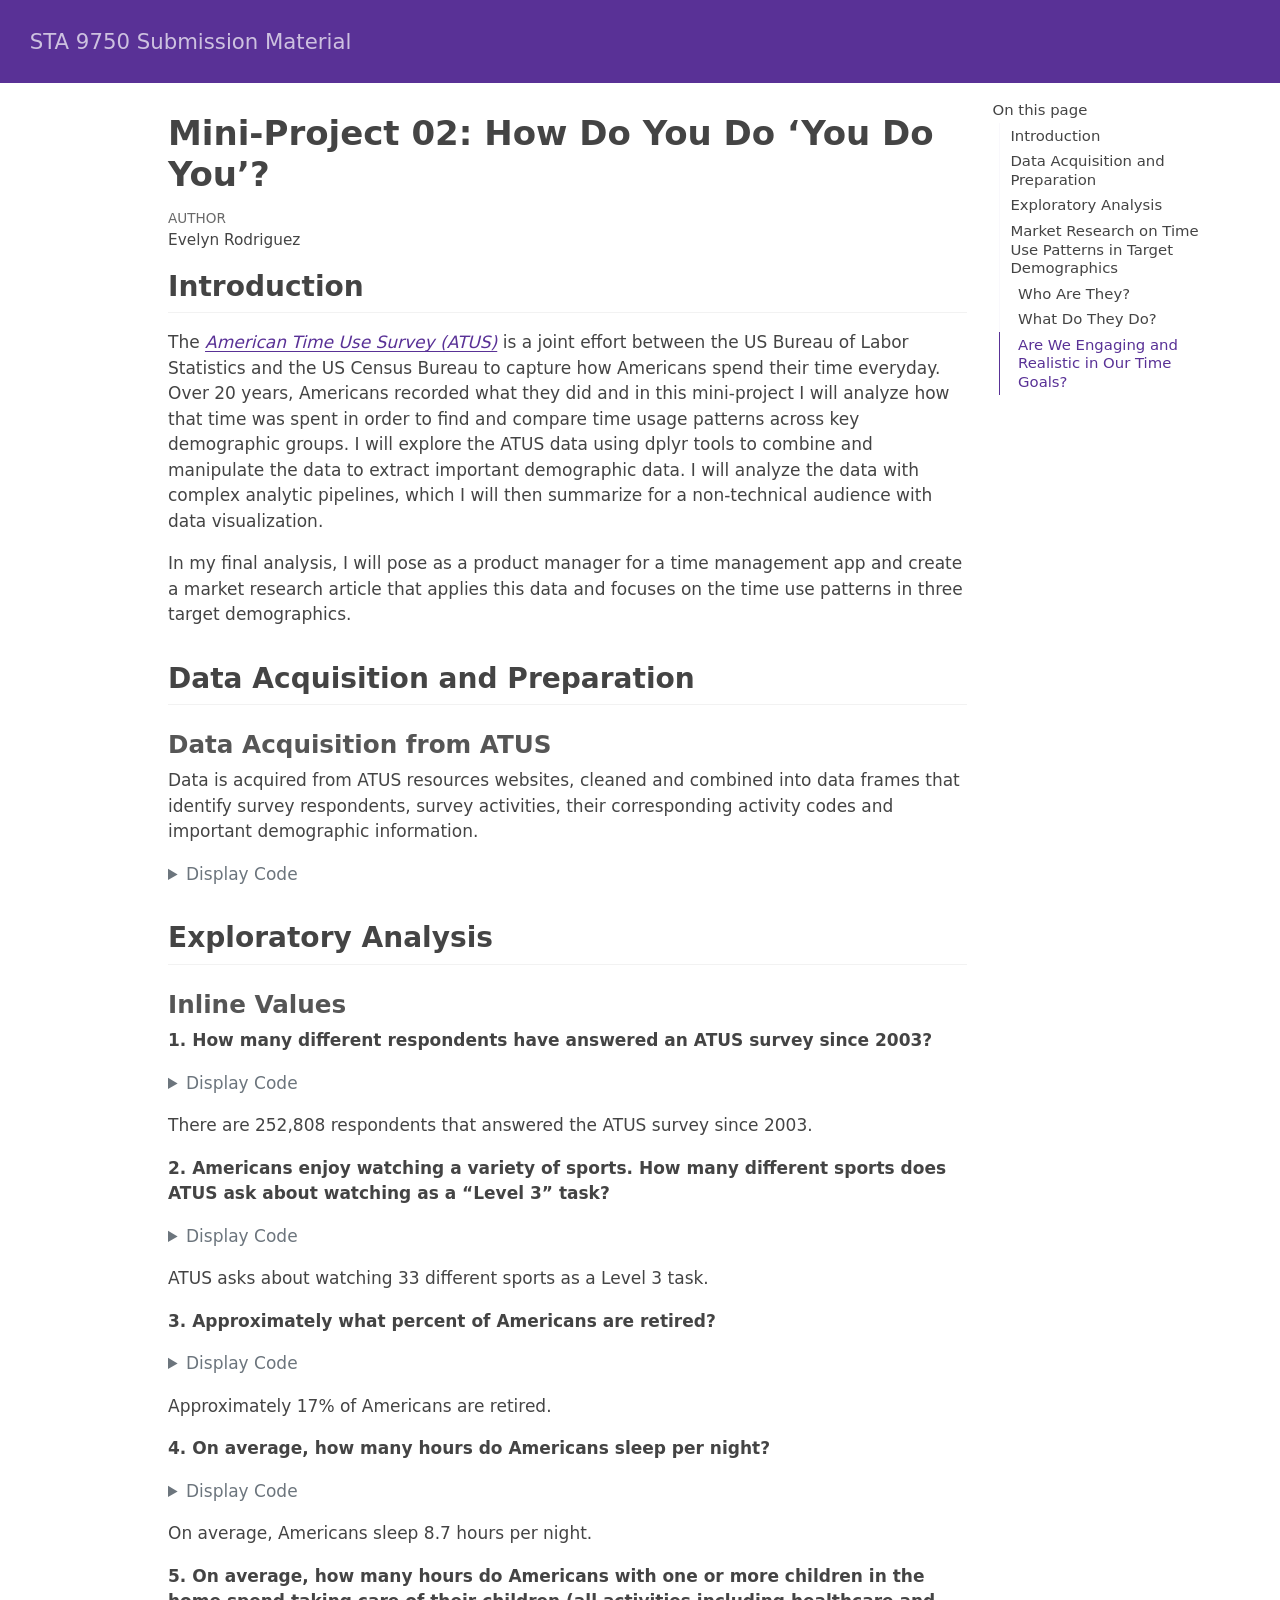
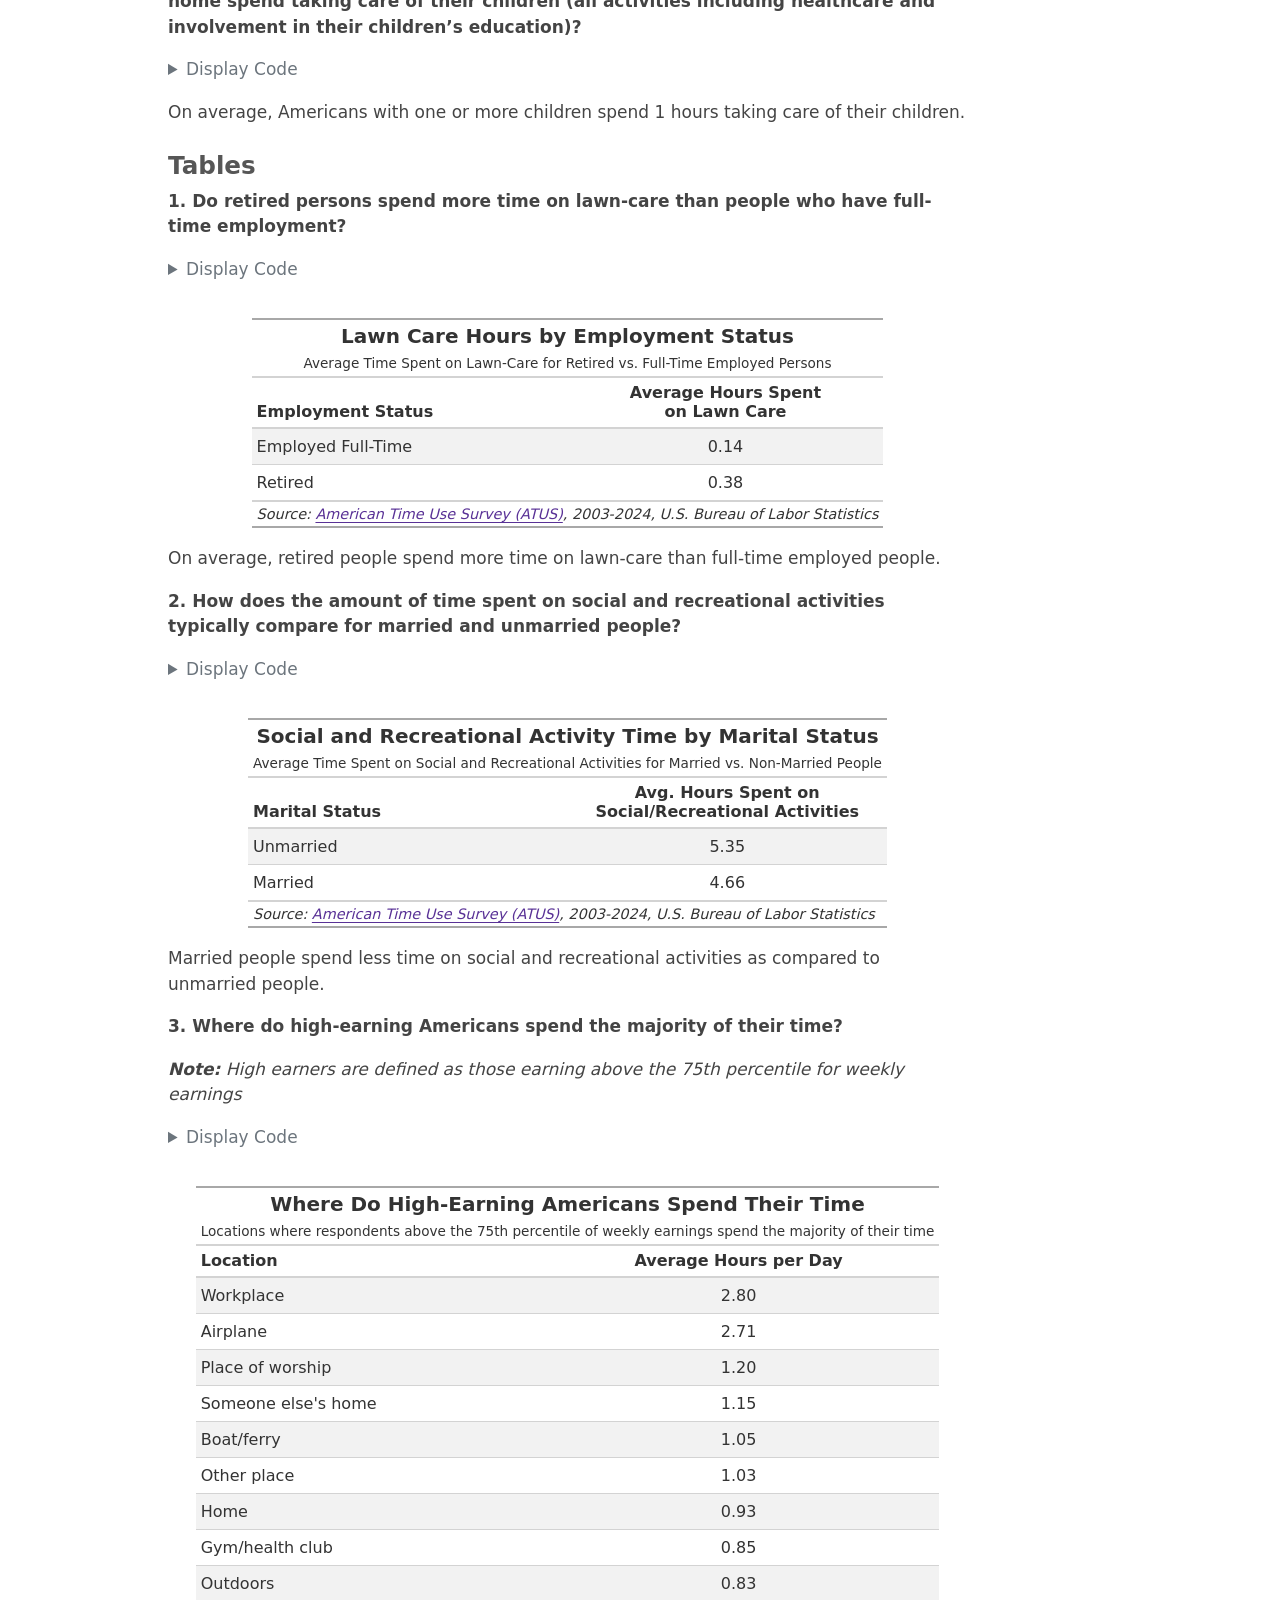
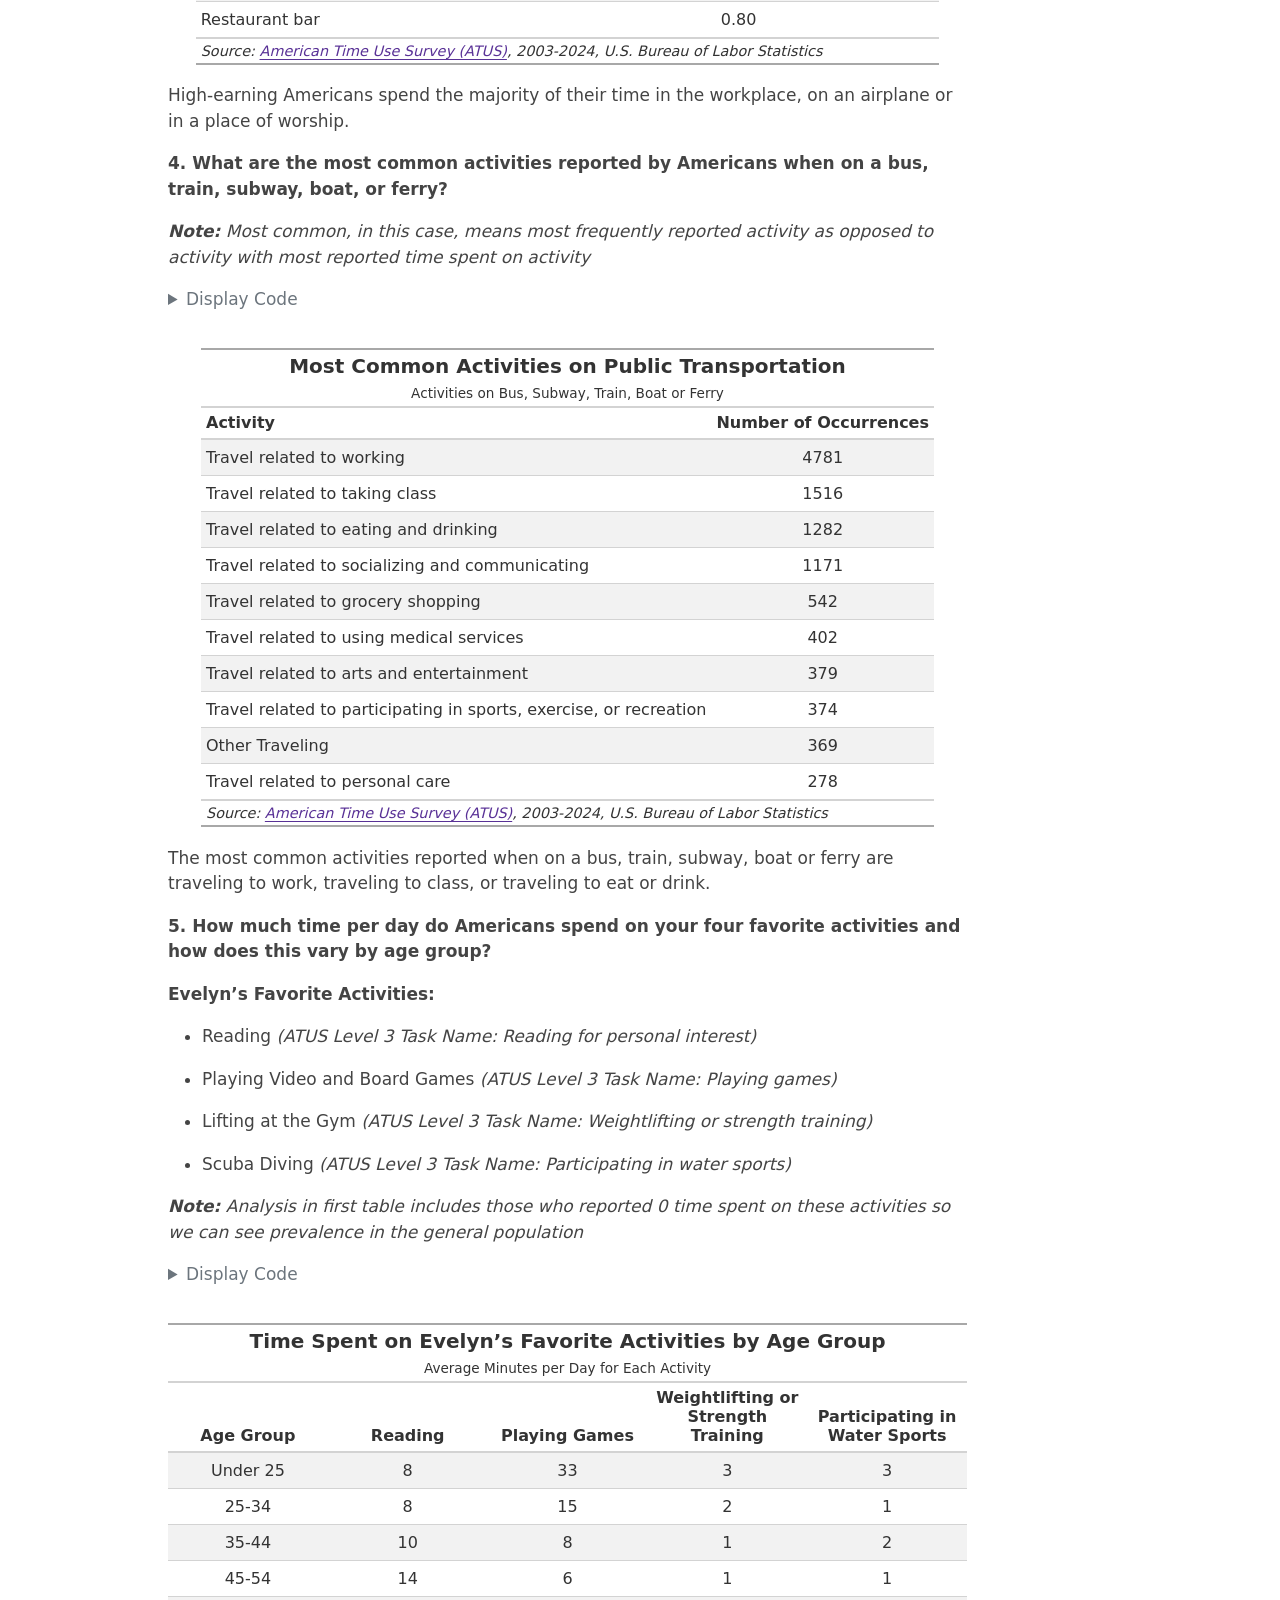
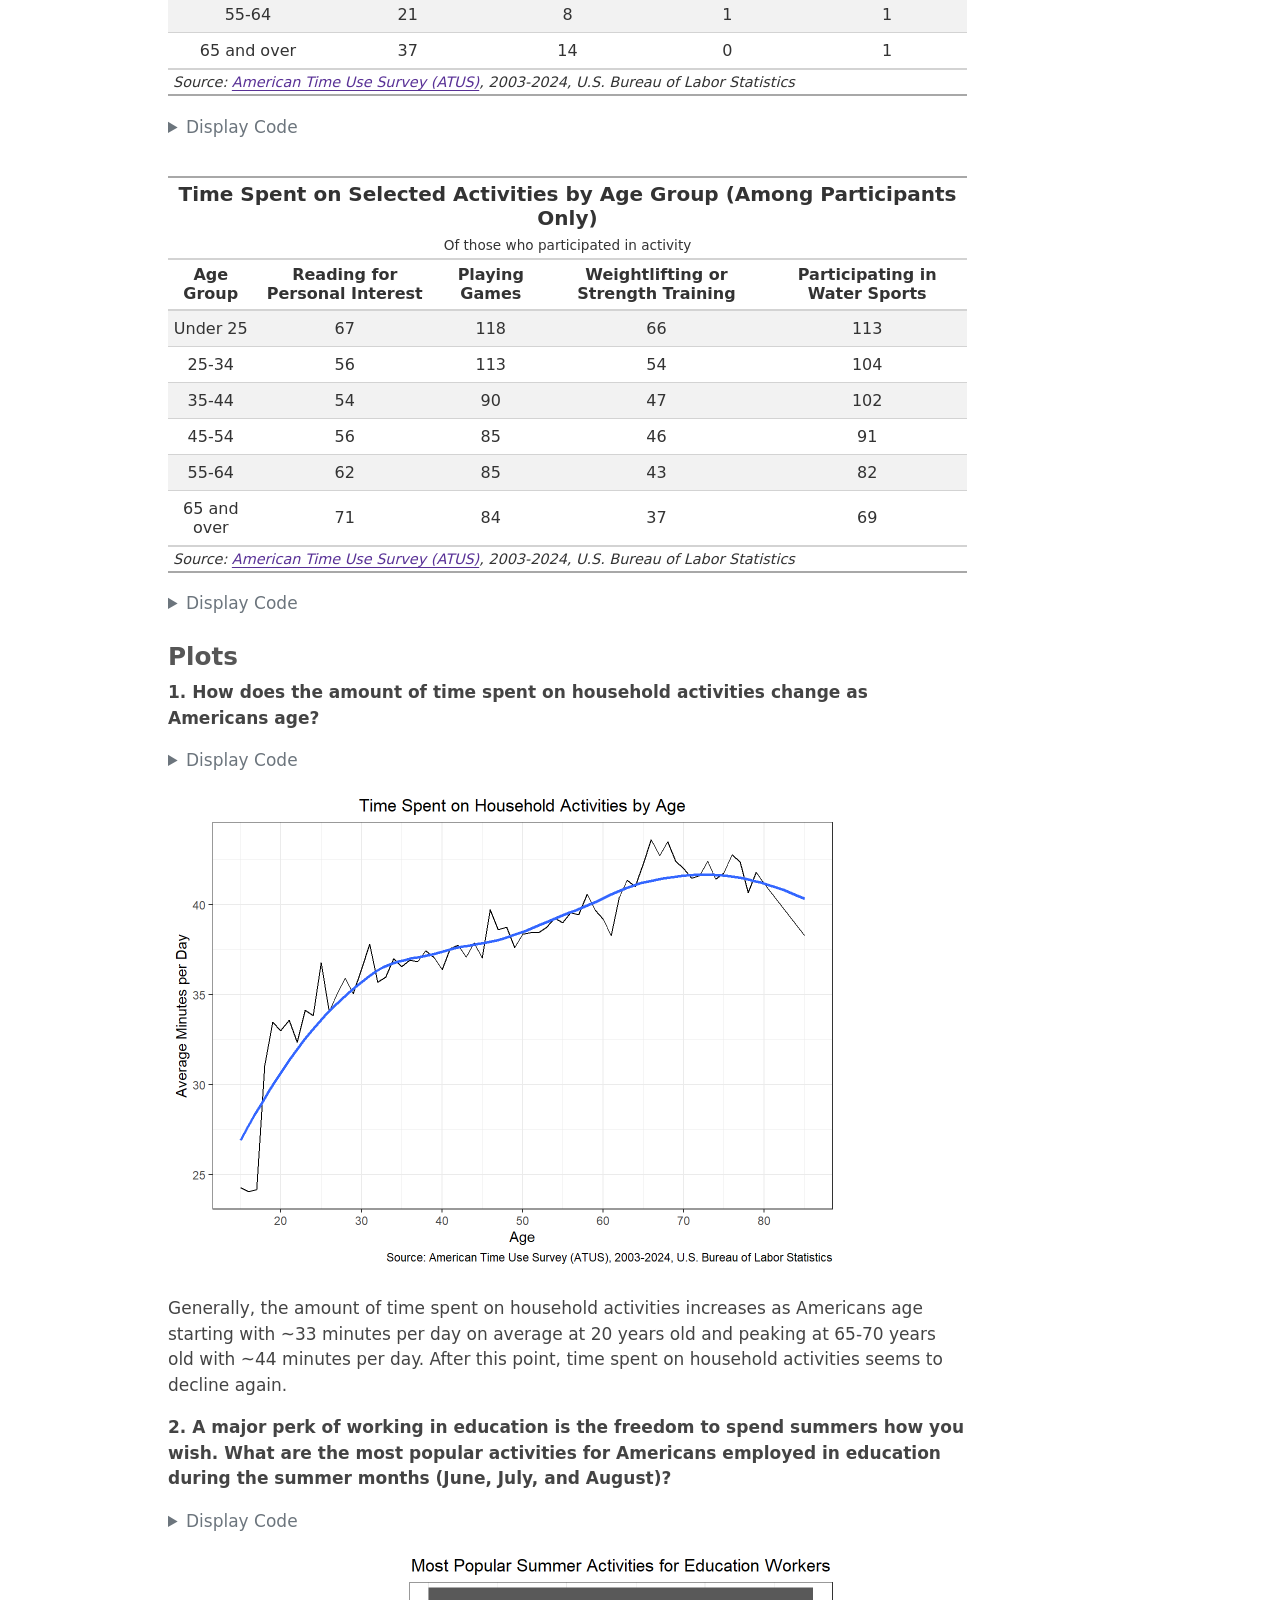
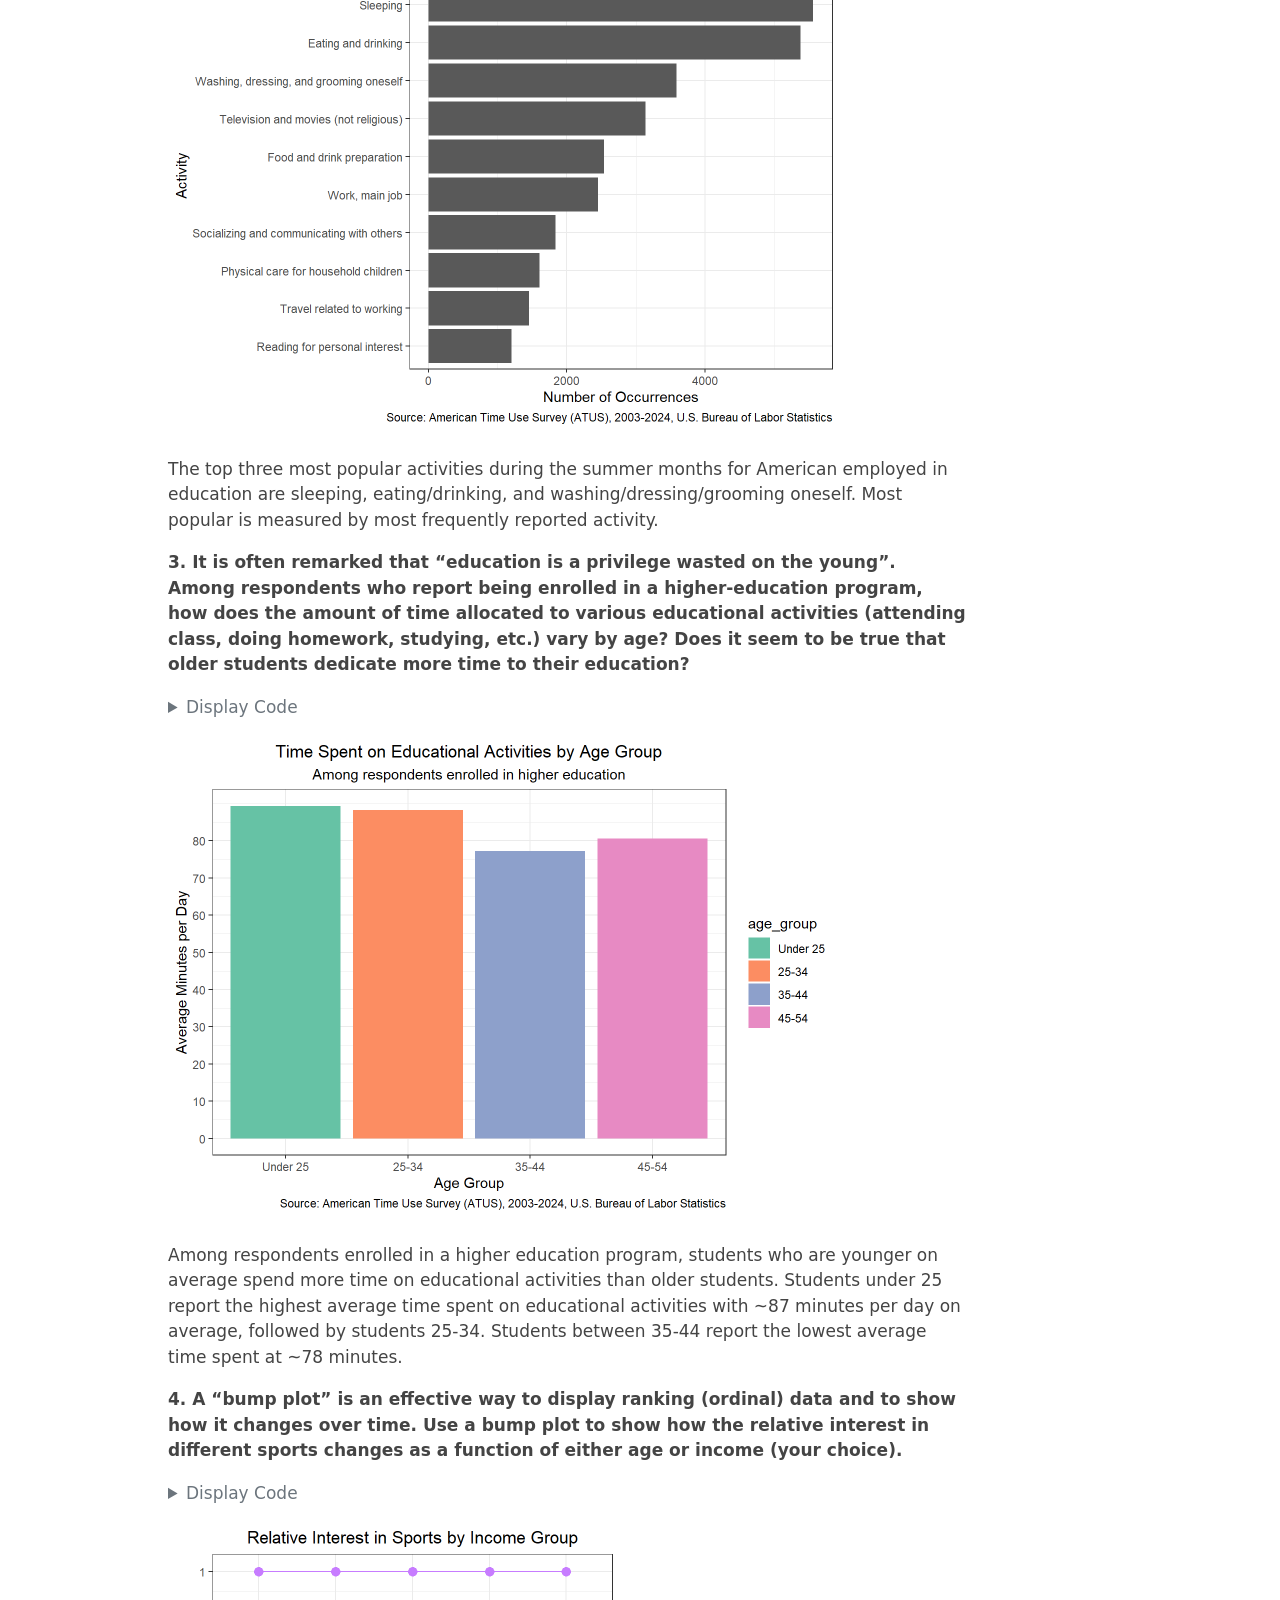
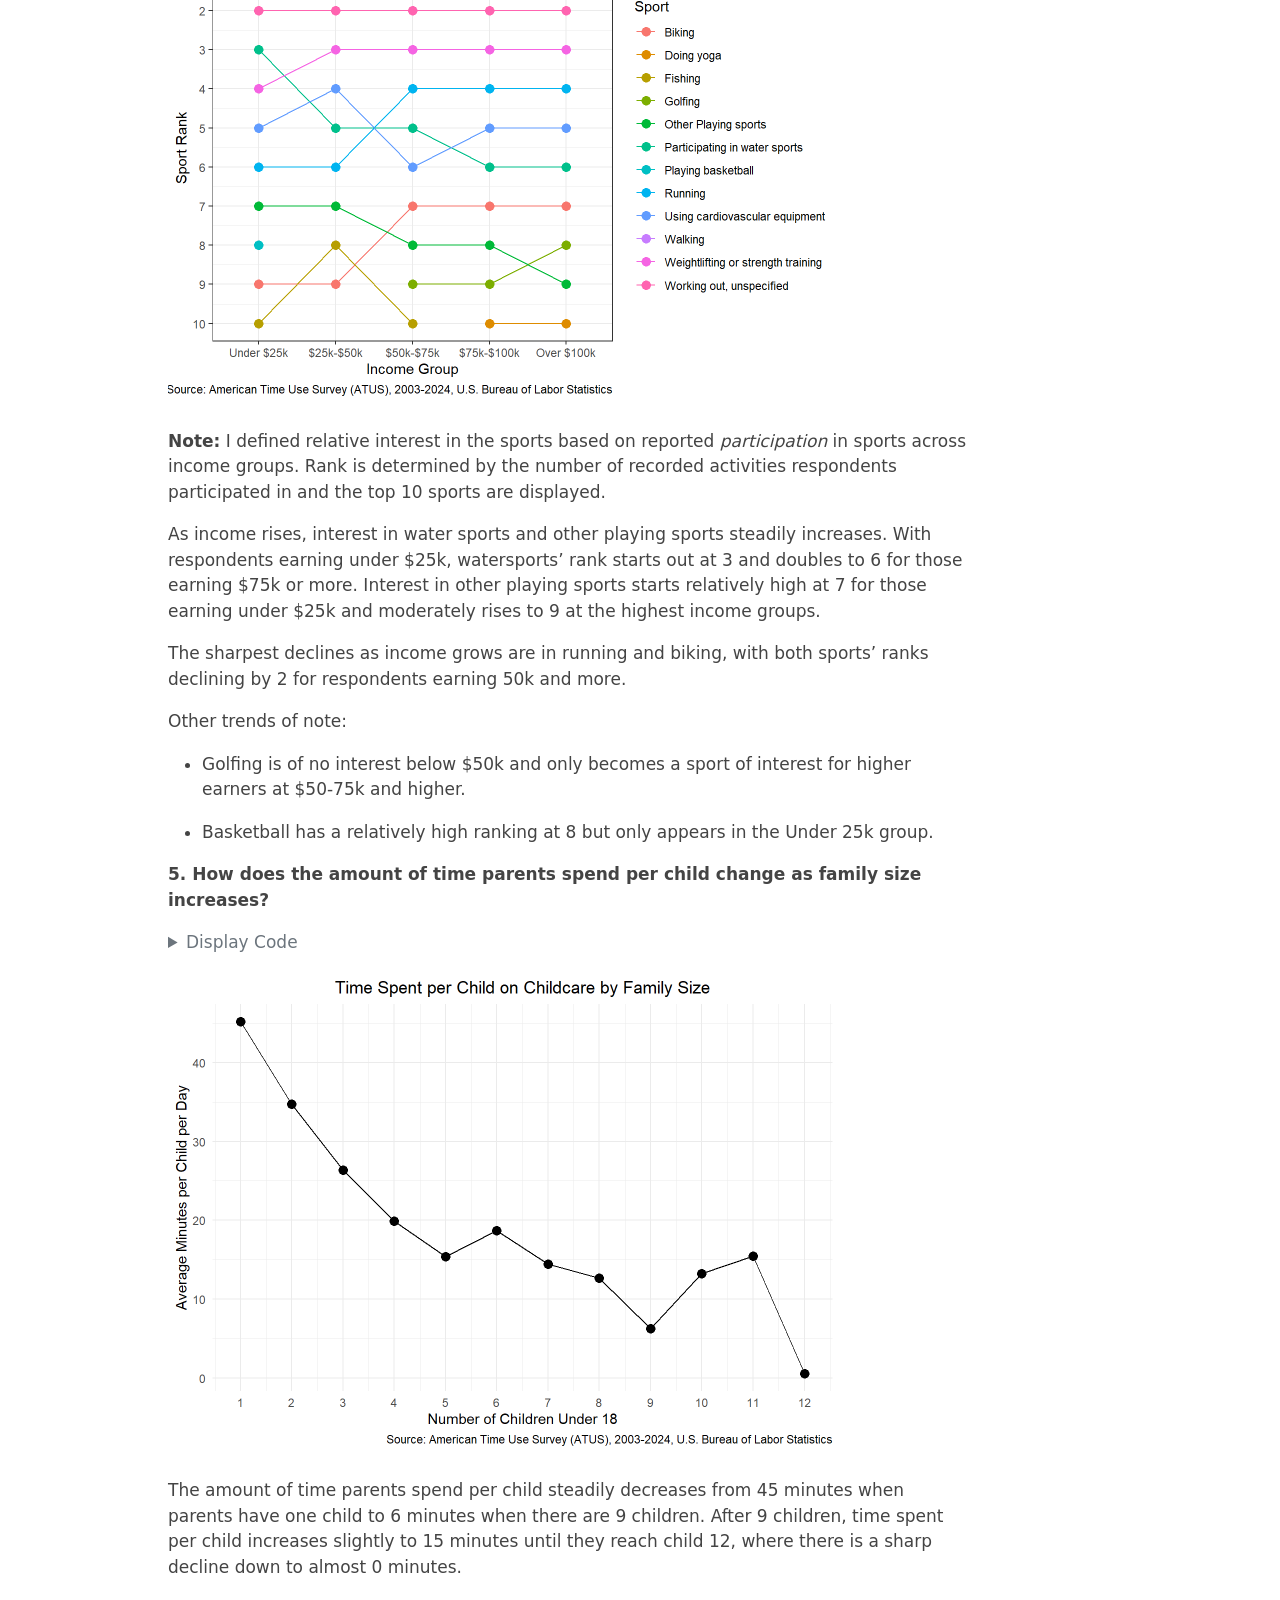
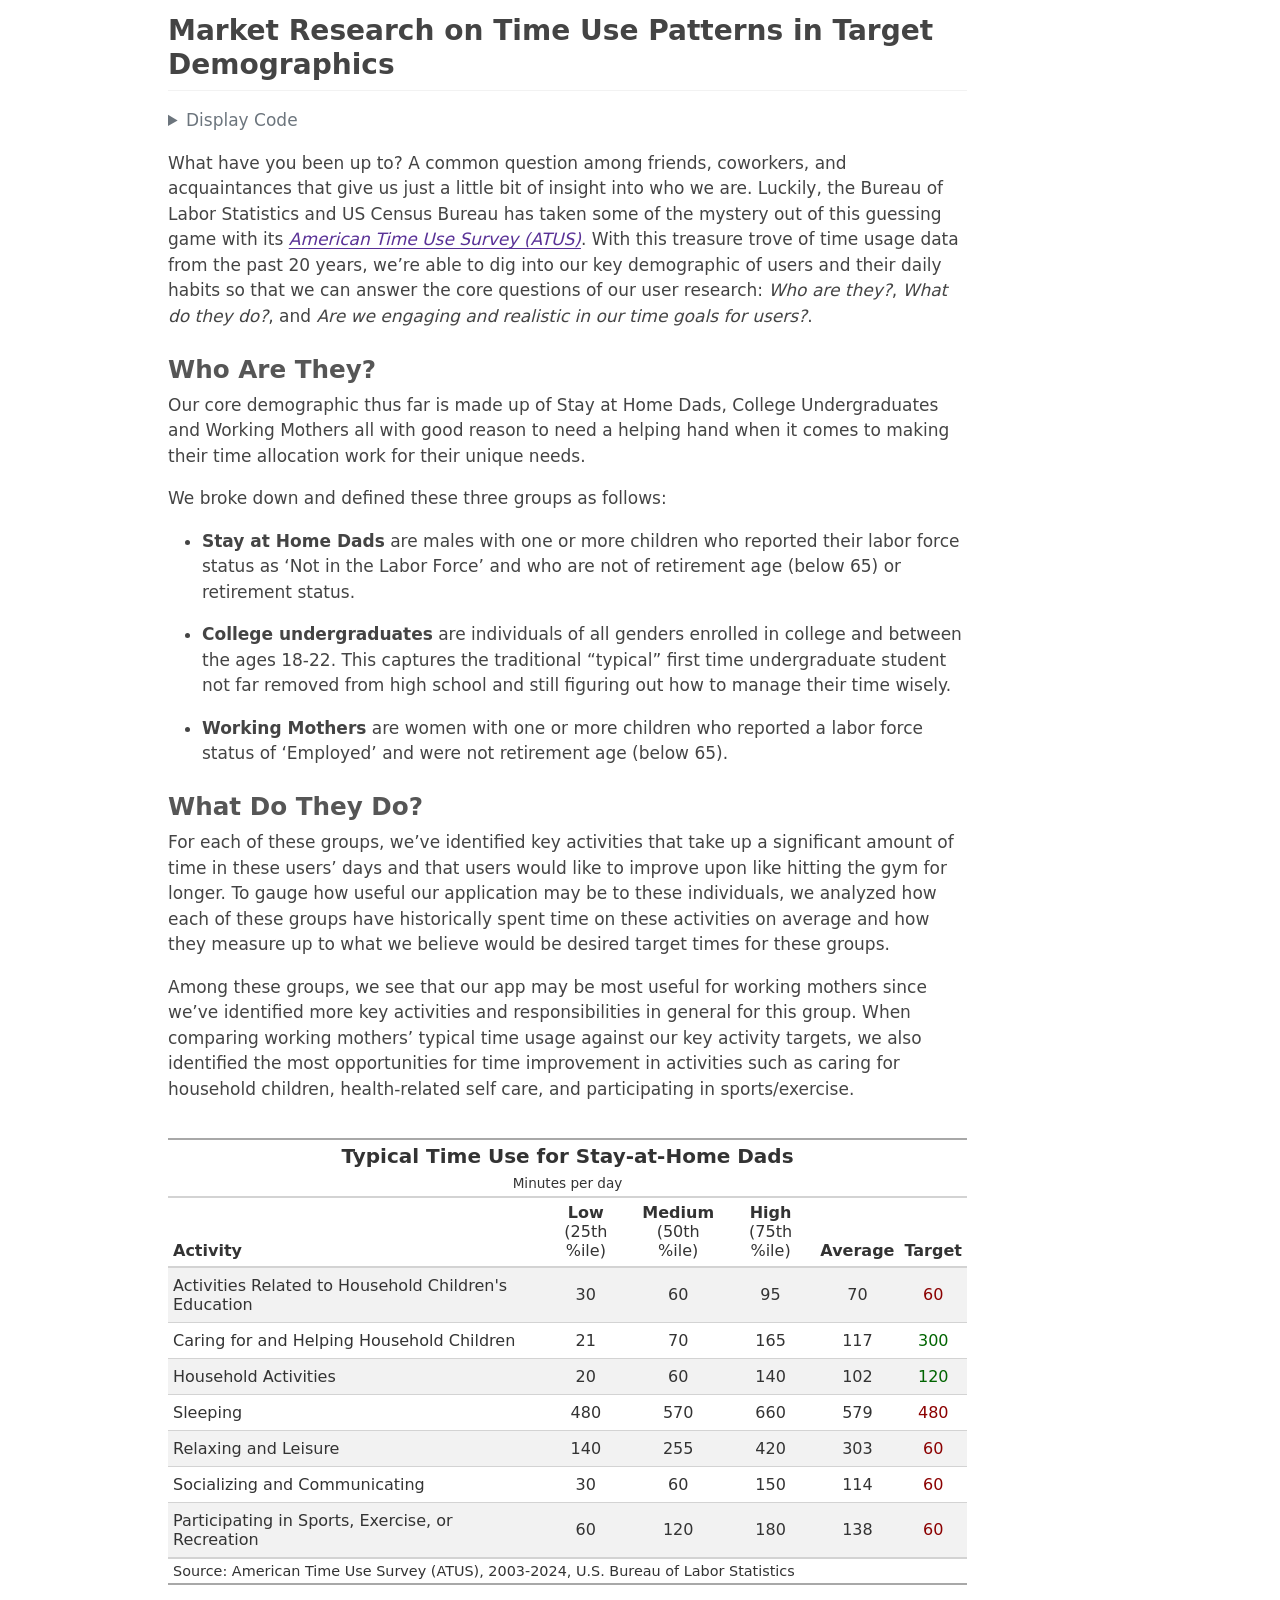
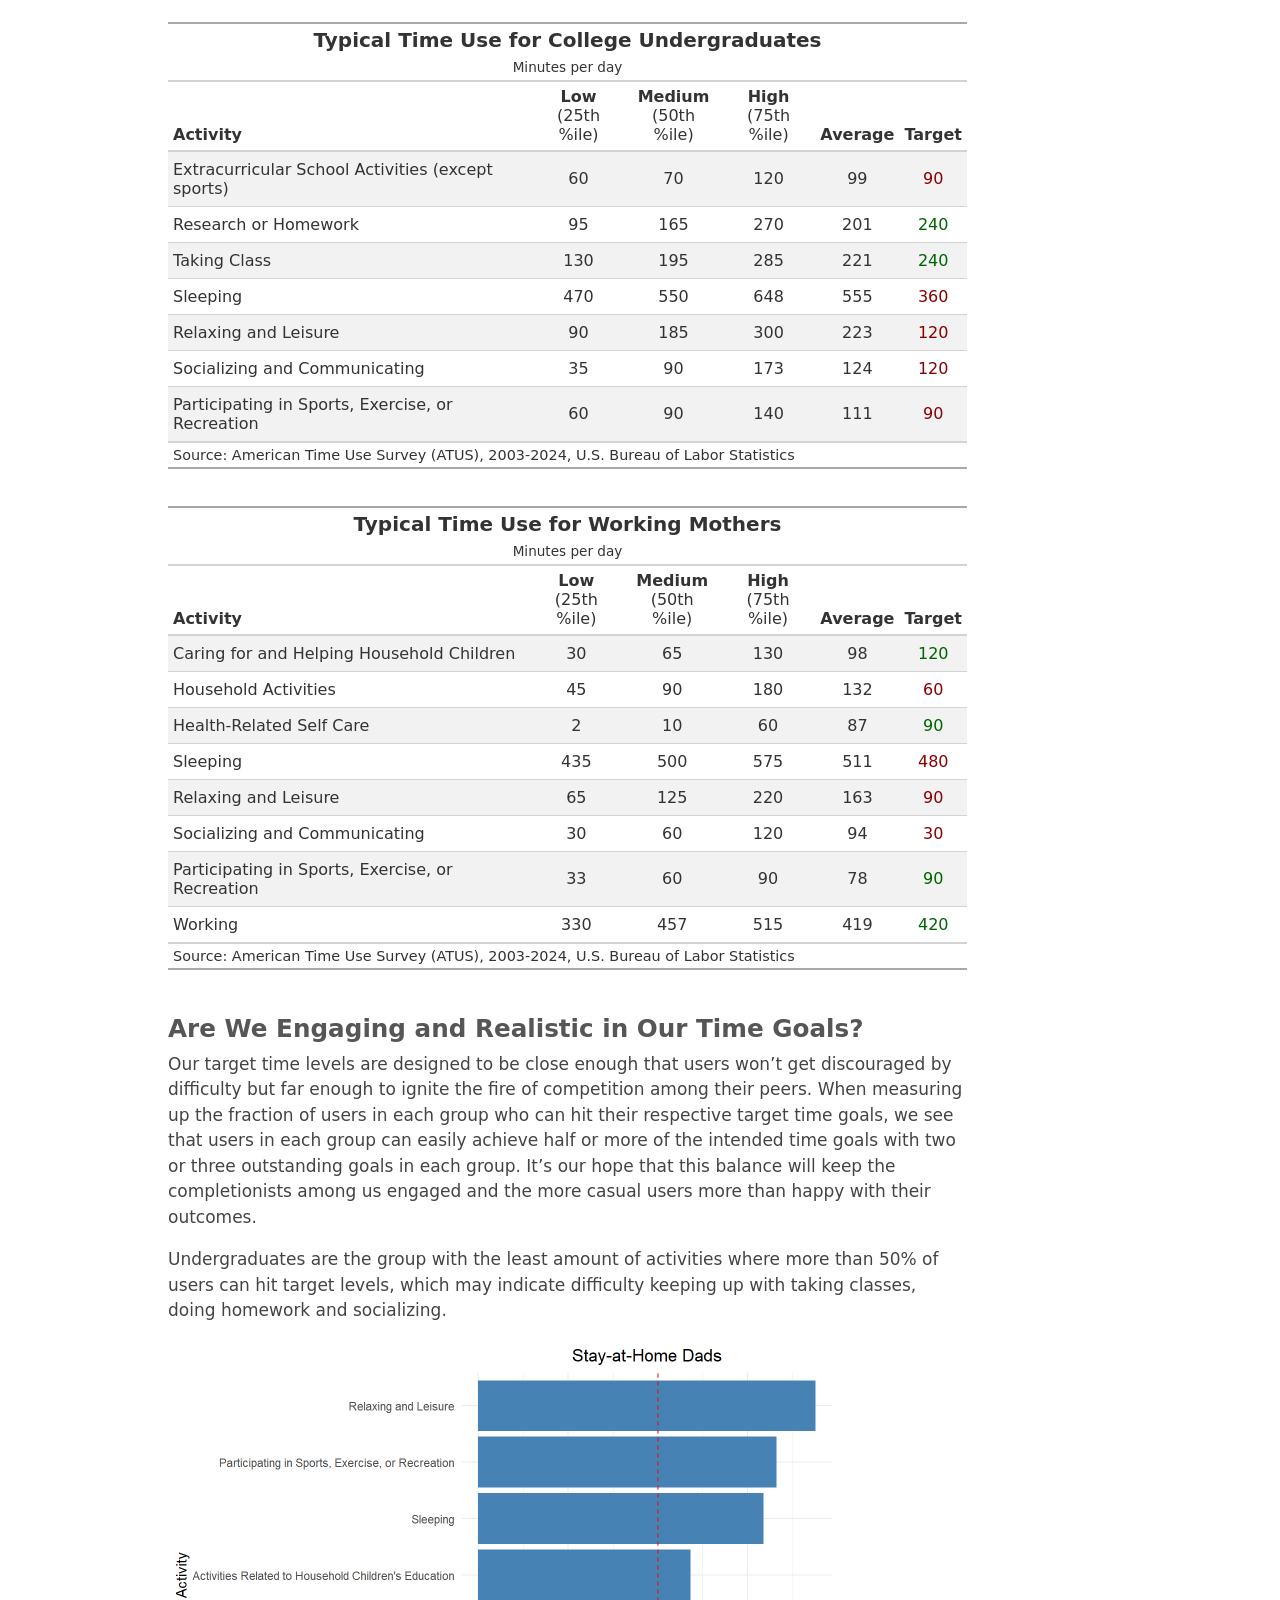
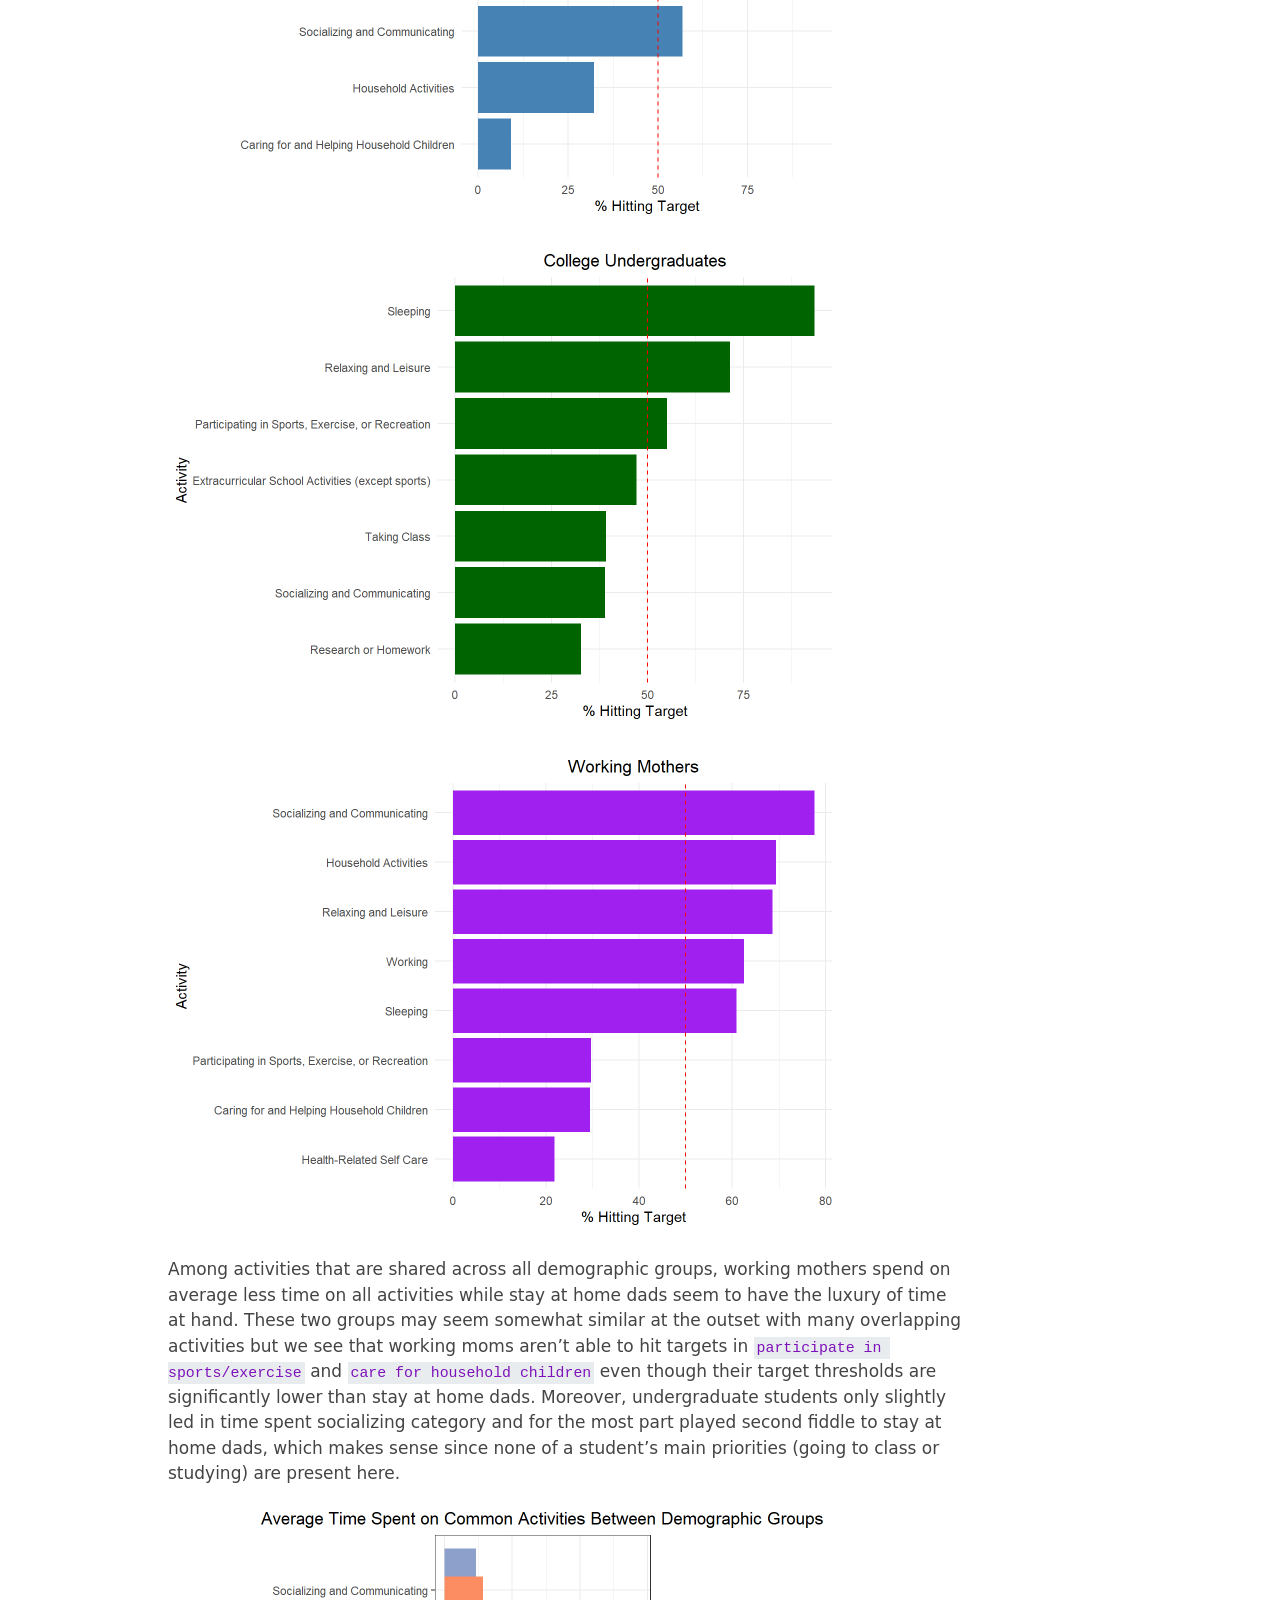
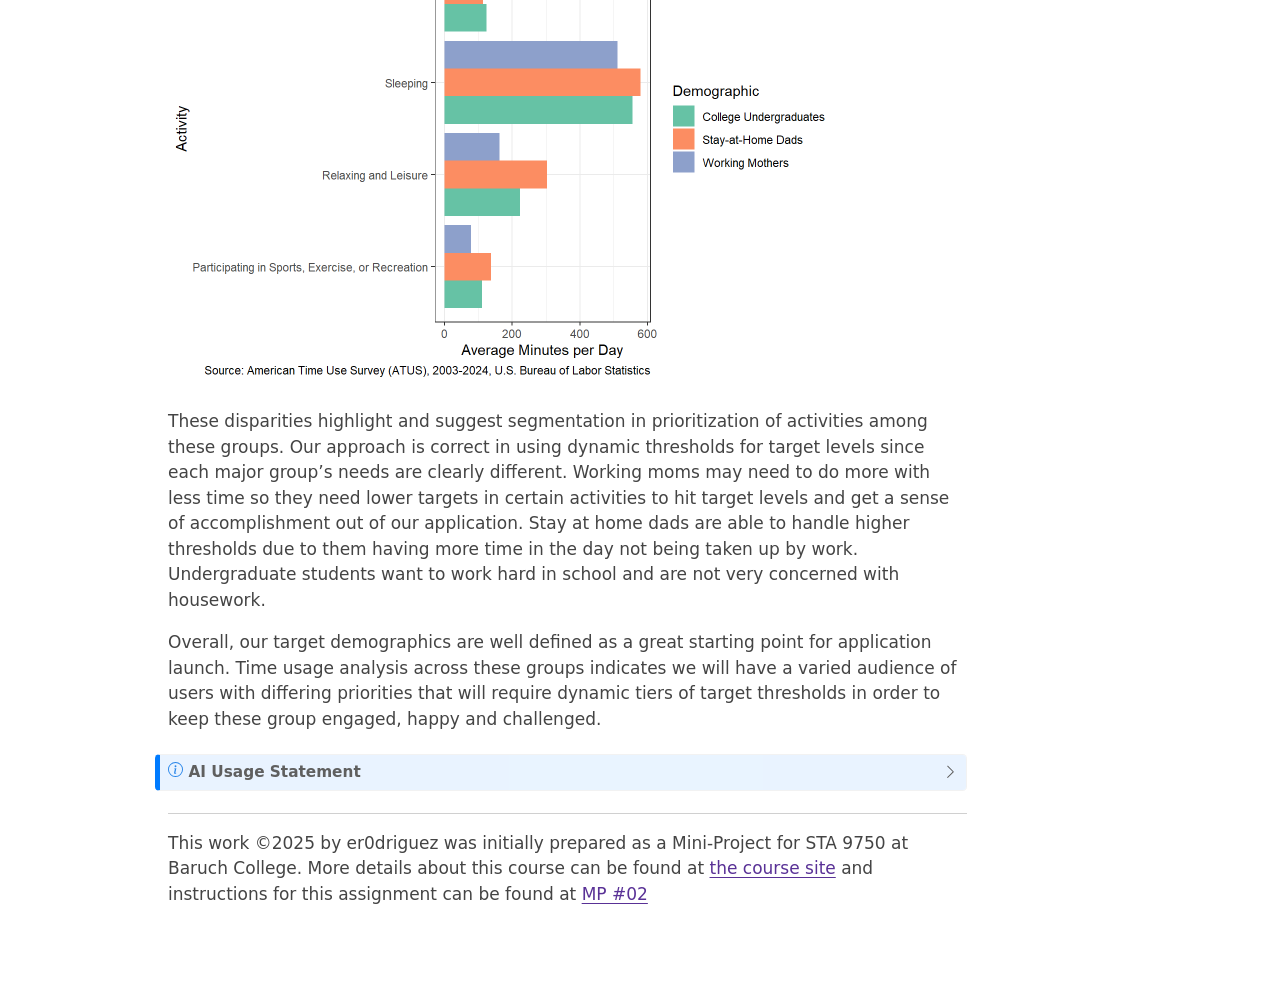
<file: docs/mp02.html>
<!DOCTYPE html>
<html xmlns="http://www.w3.org/1999/xhtml" lang="en" xml:lang="en"><head>

<meta charset="utf-8">
<meta name="generator" content="quarto-1.8.27">

<meta name="viewport" content="width=device-width, initial-scale=1.0, user-scalable=yes">

<meta name="author" content="Evelyn Rodriguez">

<title>Mini-Project 02: How Do You Do ‘You Do You’? – STA 9750 Submission Material</title>
<style>
code{white-space: pre-wrap;}
span.smallcaps{font-variant: small-caps;}
div.columns{display: flex; gap: min(4vw, 1.5em);}
div.column{flex: auto; overflow-x: auto;}
div.hanging-indent{margin-left: 1.5em; text-indent: -1.5em;}
ul.task-list{list-style: none;}
ul.task-list li input[type="checkbox"] {
  width: 0.8em;
  margin: 0 0.8em 0.2em -1em; /* quarto-specific, see https://github.com/quarto-dev/quarto-cli/issues/4556 */ 
  vertical-align: middle;
}
/* CSS for syntax highlighting */
html { -webkit-text-size-adjust: 100%; }
pre > code.sourceCode { white-space: pre; position: relative; }
pre > code.sourceCode > span { display: inline-block; line-height: 1.25; }
pre > code.sourceCode > span:empty { height: 1.2em; }
.sourceCode { overflow: visible; }
code.sourceCode > span { color: inherit; text-decoration: inherit; }
div.sourceCode { margin: 1em 0; }
pre.sourceCode { margin: 0; }
@media screen {
div.sourceCode { overflow: auto; }
}
@media print {
pre > code.sourceCode { white-space: pre-wrap; }
pre > code.sourceCode > span { text-indent: -5em; padding-left: 5em; }
}
pre.numberSource code
  { counter-reset: source-line 0; }
pre.numberSource code > span
  { position: relative; left: -4em; counter-increment: source-line; }
pre.numberSource code > span > a:first-child::before
  { content: counter(source-line);
    position: relative; left: -1em; text-align: right; vertical-align: baseline;
    border: none; display: inline-block;
    -webkit-touch-callout: none; -webkit-user-select: none;
    -khtml-user-select: none; -moz-user-select: none;
    -ms-user-select: none; user-select: none;
    padding: 0 4px; width: 4em;
  }
pre.numberSource { margin-left: 3em;  padding-left: 4px; }
div.sourceCode
  {   }
@media screen {
pre > code.sourceCode > span > a:first-child::before { text-decoration: underline; }
}
</style>


<script src="site_libs/quarto-nav/quarto-nav.js"></script>
<script src="site_libs/quarto-nav/headroom.min.js"></script>
<script src="site_libs/clipboard/clipboard.min.js"></script>
<script src="site_libs/quarto-search/autocomplete.umd.js"></script>
<script src="site_libs/quarto-search/fuse.min.js"></script>
<script src="site_libs/quarto-search/quarto-search.js"></script>
<meta name="quarto:offset" content="./">
<script src="site_libs/quarto-html/quarto.js" type="module"></script>
<script src="site_libs/quarto-html/tabsets/tabsets.js" type="module"></script>
<script src="site_libs/quarto-html/axe/axe-check.js" type="module"></script>
<script src="site_libs/quarto-html/popper.min.js"></script>
<script src="site_libs/quarto-html/tippy.umd.min.js"></script>
<script src="site_libs/quarto-html/anchor.min.js"></script>
<link href="site_libs/quarto-html/tippy.css" rel="stylesheet">
<link href="site_libs/quarto-html/quarto-syntax-highlighting-b754b9fd3853d7e56faef54c29c5d52b.css" rel="stylesheet" id="quarto-text-highlighting-styles">
<script src="site_libs/bootstrap/bootstrap.min.js"></script>
<link href="site_libs/bootstrap/bootstrap-icons.css" rel="stylesheet">
<link href="site_libs/bootstrap/bootstrap-1fc03f66f46551413f7442653190dcb8.min.css" rel="stylesheet" append-hash="true" id="quarto-bootstrap" data-mode="light">
<script id="quarto-search-options" type="application/json">{
  "location": "navbar",
  "copy-button": false,
  "collapse-after": 3,
  "panel-placement": "end",
  "type": "overlay",
  "limit": 50,
  "keyboard-shortcut": [
    "f",
    "/",
    "s"
  ],
  "show-item-context": false,
  "language": {
    "search-no-results-text": "No results",
    "search-matching-documents-text": "matching documents",
    "search-copy-link-title": "Copy link to search",
    "search-hide-matches-text": "Hide additional matches",
    "search-more-match-text": "more match in this document",
    "search-more-matches-text": "more matches in this document",
    "search-clear-button-title": "Clear",
    "search-text-placeholder": "",
    "search-detached-cancel-button-title": "Cancel",
    "search-submit-button-title": "Submit",
    "search-label": "Search"
  }
}</script>


</head>

<body class="nav-fixed quarto-light">

<div id="quarto-search-results"></div>
  <header id="quarto-header" class="headroom fixed-top">
    <nav class="navbar navbar-expand-lg " data-bs-theme="dark">
      <div class="navbar-container container-fluid">
      <div class="navbar-brand-container mx-auto">
    <a class="navbar-brand" href="./index.html">
    <span class="navbar-title">STA 9750 Submission Material</span>
    </a>
  </div>
        <div class="quarto-navbar-tools tools-end">
</div>
      </div> <!-- /container-fluid -->
    </nav>
</header>
<!-- content -->
<div id="quarto-content" class="quarto-container page-columns page-rows-contents page-layout-article page-navbar">
<!-- sidebar -->
<!-- margin-sidebar -->
    <div id="quarto-margin-sidebar" class="sidebar margin-sidebar">
        <nav id="TOC" role="doc-toc" class="toc-active">
    <h2 id="toc-title">On this page</h2>
   
  <ul>
  <li><a href="#introduction" id="toc-introduction" class="nav-link active" data-scroll-target="#introduction">Introduction</a></li>
  <li><a href="#data-acquisition-and-preparation" id="toc-data-acquisition-and-preparation" class="nav-link" data-scroll-target="#data-acquisition-and-preparation">Data Acquisition and Preparation</a>
  <ul class="collapse">
  <li><a href="#data-acquisition-from-atus" id="toc-data-acquisition-from-atus" class="nav-link" data-scroll-target="#data-acquisition-from-atus">Data Acquisition from ATUS</a></li>
  </ul></li>
  <li><a href="#exploratory-analysis" id="toc-exploratory-analysis" class="nav-link" data-scroll-target="#exploratory-analysis">Exploratory Analysis</a>
  <ul class="collapse">
  <li><a href="#inline-values" id="toc-inline-values" class="nav-link" data-scroll-target="#inline-values">Inline Values</a></li>
  <li><a href="#tables" id="toc-tables" class="nav-link" data-scroll-target="#tables">Tables</a></li>
  <li><a href="#plots" id="toc-plots" class="nav-link" data-scroll-target="#plots">Plots</a></li>
  </ul></li>
  <li><a href="#market-research-on-time-use-patterns-in-target-demographics" id="toc-market-research-on-time-use-patterns-in-target-demographics" class="nav-link" data-scroll-target="#market-research-on-time-use-patterns-in-target-demographics">Market Research on Time Use Patterns in Target Demographics</a>
  <ul class="collapse">
  <li><a href="#who-are-they" id="toc-who-are-they" class="nav-link" data-scroll-target="#who-are-they">Who Are They?</a></li>
  <li><a href="#what-do-they-do" id="toc-what-do-they-do" class="nav-link" data-scroll-target="#what-do-they-do">What Do They Do?</a></li>
  <li><a href="#are-we-engaging-and-realistic-in-our-time-goals" id="toc-are-we-engaging-and-realistic-in-our-time-goals" class="nav-link" data-scroll-target="#are-we-engaging-and-realistic-in-our-time-goals">Are We Engaging and Realistic in Our Time Goals?</a></li>
  </ul></li>
  </ul>
</nav>
    </div>
<!-- main -->
<main class="content" id="quarto-document-content">

<header id="title-block-header" class="quarto-title-block default">
<div class="quarto-title">
<h1 class="title">Mini-Project 02: How Do You Do ‘You Do You’?</h1>
</div>



<div class="quarto-title-meta">

    <div>
    <div class="quarto-title-meta-heading">Author</div>
    <div class="quarto-title-meta-contents">
             <p>Evelyn Rodriguez </p>
          </div>
  </div>
    
  
    
  </div>
  


</header>


<section id="introduction" class="level2">
<h2 class="anchored" data-anchor-id="introduction">Introduction</h2>
<p>The <em><a href="https://www.bls.gov/tus/data/datafiles-0324.htm">American Time Use Survey (ATUS)</a></em> is a joint effort between the US Bureau of Labor Statistics and the US Census Bureau to capture how Americans spend their time everyday. Over 20 years, Americans recorded what they did and in this mini-project I will analyze how that time was spent in order to find and compare time usage patterns across key demographic groups. I will explore the ATUS data using dplyr tools to combine and manipulate the data to extract important demographic data. I will analyze the data with complex analytic pipelines, which I will then summarize for a non-technical audience with data visualization.</p>
<p>In my final analysis, I will pose as a product manager for a time management app and create a market research article that applies this data and focuses on the time use patterns in three target demographics.</p>
</section>
<section id="data-acquisition-and-preparation" class="level2">
<h2 class="anchored" data-anchor-id="data-acquisition-and-preparation">Data Acquisition and Preparation</h2>
<section id="data-acquisition-from-atus" class="level3">
<h3 class="anchored" data-anchor-id="data-acquisition-from-atus">Data Acquisition from ATUS</h3>
<p>Data is acquired from ATUS resources websites, cleaned and combined into data frames that identify survey respondents, survey activities, their corresponding activity codes and important demographic information.</p>
<div class="cell">
<details class="code-fold">
<summary>Display Code</summary>
<div class="code-copy-outer-scaffold"><div class="sourceCode cell-code" id="cb1"><pre class="sourceCode r code-with-copy"><code class="sourceCode r"><span id="cb1-1"><a href="#cb1-1" aria-hidden="true" tabindex="-1"></a>load_atus_data <span class="ot">&lt;-</span> <span class="cf">function</span>(<span class="at">file_base =</span> <span class="fu">c</span>(<span class="st">"resp"</span>, <span class="st">"rost"</span>, <span class="st">"act"</span>, <span class="st">"cps"</span>)){</span>
<span id="cb1-2"><a href="#cb1-2" aria-hidden="true" tabindex="-1"></a>    <span class="cf">if</span>(<span class="sc">!</span><span class="fu">dir.exists</span>(<span class="fu">file.path</span>(<span class="st">"data"</span>, <span class="st">"mp02"</span>))){</span>
<span id="cb1-3"><a href="#cb1-3" aria-hidden="true" tabindex="-1"></a>        <span class="fu">dir.create</span>(<span class="fu">file.path</span>(<span class="st">"data"</span>, <span class="st">"mp02"</span>), <span class="at">showWarnings=</span><span class="cn">FALSE</span>, <span class="at">recursive=</span><span class="cn">TRUE</span>)</span>
<span id="cb1-4"><a href="#cb1-4" aria-hidden="true" tabindex="-1"></a>    }</span>
<span id="cb1-5"><a href="#cb1-5" aria-hidden="true" tabindex="-1"></a>    </span>
<span id="cb1-6"><a href="#cb1-6" aria-hidden="true" tabindex="-1"></a>    file_base <span class="ot">&lt;-</span> <span class="fu">match.arg</span>(file_base)</span>
<span id="cb1-7"><a href="#cb1-7" aria-hidden="true" tabindex="-1"></a>    </span>
<span id="cb1-8"><a href="#cb1-8" aria-hidden="true" tabindex="-1"></a>    file_name_out <span class="ot">&lt;-</span> <span class="fu">file.path</span>(<span class="st">"data"</span>, </span>
<span id="cb1-9"><a href="#cb1-9" aria-hidden="true" tabindex="-1"></a>                               <span class="st">"mp02"</span>, </span>
<span id="cb1-10"><a href="#cb1-10" aria-hidden="true" tabindex="-1"></a>                               <span class="fu">glue</span>(<span class="st">"atus{file_base}_0324.dat"</span>))</span>
<span id="cb1-11"><a href="#cb1-11" aria-hidden="true" tabindex="-1"></a>        </span>
<span id="cb1-12"><a href="#cb1-12" aria-hidden="true" tabindex="-1"></a>    <span class="cf">if</span>(<span class="sc">!</span><span class="fu">file.exists</span>(file_name_out)){</span>
<span id="cb1-13"><a href="#cb1-13" aria-hidden="true" tabindex="-1"></a>        </span>
<span id="cb1-14"><a href="#cb1-14" aria-hidden="true" tabindex="-1"></a>        url_end <span class="ot">&lt;-</span> <span class="fu">glue</span>(<span class="st">"atus{file_base}-0324.zip"</span>)</span>
<span id="cb1-15"><a href="#cb1-15" aria-hidden="true" tabindex="-1"></a>        </span>
<span id="cb1-16"><a href="#cb1-16" aria-hidden="true" tabindex="-1"></a>        temp_zip <span class="ot">&lt;-</span> <span class="fu">tempfile</span>(<span class="at">fileext=</span><span class="st">".zip"</span>)</span>
<span id="cb1-17"><a href="#cb1-17" aria-hidden="true" tabindex="-1"></a>        temp_dir <span class="ot">&lt;-</span> tools<span class="sc">::</span><span class="fu">file_path_sans_ext</span>(temp_zip)</span>
<span id="cb1-18"><a href="#cb1-18" aria-hidden="true" tabindex="-1"></a>        </span>
<span id="cb1-19"><a href="#cb1-19" aria-hidden="true" tabindex="-1"></a>        <span class="fu">request</span>(<span class="st">"https://www.bls.gov"</span>) <span class="sc">|&gt;</span></span>
<span id="cb1-20"><a href="#cb1-20" aria-hidden="true" tabindex="-1"></a>            <span class="fu">req_url_path</span>(<span class="st">"tus"</span>, <span class="st">"datafiles"</span>, url_end) <span class="sc">|&gt;</span></span>
<span id="cb1-21"><a href="#cb1-21" aria-hidden="true" tabindex="-1"></a>            <span class="fu">req_headers</span>(<span class="st">`</span><span class="at">User-Agent</span><span class="st">`</span> <span class="ot">=</span> <span class="st">"Mozilla/5.0 (Macintosh; Intel Mac OS X 10.15; rv:149.0) Gecko/20100101 Firefox/149.0"</span>) <span class="sc">|&gt;</span></span>
<span id="cb1-22"><a href="#cb1-22" aria-hidden="true" tabindex="-1"></a>            <span class="fu">req_perform</span>(temp_zip)</span>
<span id="cb1-23"><a href="#cb1-23" aria-hidden="true" tabindex="-1"></a>    </span>
<span id="cb1-24"><a href="#cb1-24" aria-hidden="true" tabindex="-1"></a>        <span class="fu">unzip</span>(temp_zip, <span class="at">exdir =</span> temp_dir)</span>
<span id="cb1-25"><a href="#cb1-25" aria-hidden="true" tabindex="-1"></a>        </span>
<span id="cb1-26"><a href="#cb1-26" aria-hidden="true" tabindex="-1"></a>        temp_file <span class="ot">&lt;-</span> <span class="fu">file.path</span>(temp_dir, <span class="fu">basename</span>(file_name_out))</span>
<span id="cb1-27"><a href="#cb1-27" aria-hidden="true" tabindex="-1"></a>        </span>
<span id="cb1-28"><a href="#cb1-28" aria-hidden="true" tabindex="-1"></a>        <span class="fu">file.copy</span>(temp_file, file_name_out)</span>
<span id="cb1-29"><a href="#cb1-29" aria-hidden="true" tabindex="-1"></a>    }</span>
<span id="cb1-30"><a href="#cb1-30" aria-hidden="true" tabindex="-1"></a>    </span>
<span id="cb1-31"><a href="#cb1-31" aria-hidden="true" tabindex="-1"></a>    file <span class="ot">&lt;-</span> <span class="fu">read_csv</span>(file_name_out, </span>
<span id="cb1-32"><a href="#cb1-32" aria-hidden="true" tabindex="-1"></a>                     <span class="at">show_col_types =</span> <span class="cn">FALSE</span>)</span>
<span id="cb1-33"><a href="#cb1-33" aria-hidden="true" tabindex="-1"></a>    </span>
<span id="cb1-34"><a href="#cb1-34" aria-hidden="true" tabindex="-1"></a>    <span class="cf">switch</span>(file_base, </span>
<span id="cb1-35"><a href="#cb1-35" aria-hidden="true" tabindex="-1"></a>           <span class="co">#add cps data to determine if respondent is married</span></span>
<span id="cb1-36"><a href="#cb1-36" aria-hidden="true" tabindex="-1"></a>           <span class="at">cps=</span>file <span class="sc">|&gt;</span></span>
<span id="cb1-37"><a href="#cb1-37" aria-hidden="true" tabindex="-1"></a>             <span class="fu">filter</span>(TULINENO <span class="sc">==</span> <span class="dv">1</span>) <span class="sc">|&gt;</span></span>
<span id="cb1-38"><a href="#cb1-38" aria-hidden="true" tabindex="-1"></a>             <span class="fu">mutate</span>(<span class="at">marital_status =</span> <span class="fu">case_match</span>(PEMARITL,</span>
<span id="cb1-39"><a href="#cb1-39" aria-hidden="true" tabindex="-1"></a>               <span class="dv">1</span> <span class="sc">~</span> <span class="st">"Married - spouse present"</span>,</span>
<span id="cb1-40"><a href="#cb1-40" aria-hidden="true" tabindex="-1"></a>               <span class="dv">2</span> <span class="sc">~</span> <span class="st">"Married - spouse absent"</span>,</span>
<span id="cb1-41"><a href="#cb1-41" aria-hidden="true" tabindex="-1"></a>               <span class="dv">3</span> <span class="sc">~</span> <span class="st">"Widowed"</span>,</span>
<span id="cb1-42"><a href="#cb1-42" aria-hidden="true" tabindex="-1"></a>               <span class="dv">4</span> <span class="sc">~</span> <span class="st">"Divorced"</span>,</span>
<span id="cb1-43"><a href="#cb1-43" aria-hidden="true" tabindex="-1"></a>               <span class="dv">5</span> <span class="sc">~</span> <span class="st">"Separated"</span>,</span>
<span id="cb1-44"><a href="#cb1-44" aria-hidden="true" tabindex="-1"></a>               <span class="dv">6</span> <span class="sc">~</span> <span class="st">"Never married"</span>),</span>
<span id="cb1-45"><a href="#cb1-45" aria-hidden="true" tabindex="-1"></a>             <span class="co">#check if respondents are married</span></span>
<span id="cb1-46"><a href="#cb1-46" aria-hidden="true" tabindex="-1"></a>               <span class="at">has_spouse =</span> marital_status <span class="sc">%in%</span> <span class="fu">c</span>(<span class="st">"Married - spouse present"</span>, <span class="st">"Married - spouse absent"</span>),</span>
<span id="cb1-47"><a href="#cb1-47" aria-hidden="true" tabindex="-1"></a>               <span class="at">is_retired =</span> PEMLR <span class="sc">==</span> <span class="dv">5</span>,</span>
<span id="cb1-48"><a href="#cb1-48" aria-hidden="true" tabindex="-1"></a>             <span class="co">#check if respondent works in education by main job occupation code</span></span>
<span id="cb1-49"><a href="#cb1-49" aria-hidden="true" tabindex="-1"></a>               <span class="at">in_education =</span> PRDTOCC1 <span class="sc">==</span> <span class="dv">8</span>)</span>
<span id="cb1-50"><a href="#cb1-50" aria-hidden="true" tabindex="-1"></a>             ,</span>
<span id="cb1-51"><a href="#cb1-51" aria-hidden="true" tabindex="-1"></a>           <span class="at">resp=</span>file <span class="sc">|&gt;</span> </span>
<span id="cb1-52"><a href="#cb1-52" aria-hidden="true" tabindex="-1"></a>                  <span class="fu">rename</span>(<span class="at">survey_weight =</span> TUFNWGTP, </span>
<span id="cb1-53"><a href="#cb1-53" aria-hidden="true" tabindex="-1"></a>                         <span class="at">time_alone =</span> TRTALONE, </span>
<span id="cb1-54"><a href="#cb1-54" aria-hidden="true" tabindex="-1"></a>                         <span class="at">survey_year =</span> TUYEAR,</span>
<span id="cb1-55"><a href="#cb1-55" aria-hidden="true" tabindex="-1"></a>                         <span class="at">survey_month =</span> TUMONTH,</span>
<span id="cb1-56"><a href="#cb1-56" aria-hidden="true" tabindex="-1"></a>                         <span class="at">weekly_earnings =</span> TRERNWA) <span class="sc">|&gt;</span></span>
<span id="cb1-57"><a href="#cb1-57" aria-hidden="true" tabindex="-1"></a>                  <span class="co">#add a column that counts number of children from roster file</span></span>
<span id="cb1-58"><a href="#cb1-58" aria-hidden="true" tabindex="-1"></a>                  <span class="fu">left_join</span>(</span>
<span id="cb1-59"><a href="#cb1-59" aria-hidden="true" tabindex="-1"></a>                    <span class="fu">load_atus_data</span>(<span class="st">"rost"</span>) <span class="sc">|&gt;</span></span>
<span id="cb1-60"><a href="#cb1-60" aria-hidden="true" tabindex="-1"></a>                      <span class="fu">filter</span>(relation <span class="sc">==</span> <span class="st">"Self"</span>) <span class="sc">|&gt;</span></span>
<span id="cb1-61"><a href="#cb1-61" aria-hidden="true" tabindex="-1"></a>                      <span class="fu">select</span>(participant_id, age, sex), </span>
<span id="cb1-62"><a href="#cb1-62" aria-hidden="true" tabindex="-1"></a>                    <span class="fu">join_by</span>(TUCASEID <span class="sc">==</span> participant_id)</span>
<span id="cb1-63"><a href="#cb1-63" aria-hidden="true" tabindex="-1"></a>                  ) <span class="sc">|&gt;</span></span>
<span id="cb1-64"><a href="#cb1-64" aria-hidden="true" tabindex="-1"></a>                  <span class="fu">left_join</span>(</span>
<span id="cb1-65"><a href="#cb1-65" aria-hidden="true" tabindex="-1"></a>                    <span class="fu">load_atus_data</span>(<span class="st">"rost"</span>) <span class="sc">|&gt;</span></span>
<span id="cb1-66"><a href="#cb1-66" aria-hidden="true" tabindex="-1"></a>                      <span class="fu">filter</span>(age <span class="sc">&lt;</span> <span class="dv">18</span>) <span class="sc">|&gt;</span></span>
<span id="cb1-67"><a href="#cb1-67" aria-hidden="true" tabindex="-1"></a>                      <span class="fu">count</span>(participant_id, <span class="at">name =</span> <span class="st">"n_children_under18"</span>),</span>
<span id="cb1-68"><a href="#cb1-68" aria-hidden="true" tabindex="-1"></a>                    <span class="fu">join_by</span>(TUCASEID <span class="sc">==</span> participant_id)</span>
<span id="cb1-69"><a href="#cb1-69" aria-hidden="true" tabindex="-1"></a>                  ) <span class="sc">|&gt;</span></span>
<span id="cb1-70"><a href="#cb1-70" aria-hidden="true" tabindex="-1"></a>                  <span class="co"># pull in CPS data to add marital_status and has_spouse columns</span></span>
<span id="cb1-71"><a href="#cb1-71" aria-hidden="true" tabindex="-1"></a>                  <span class="fu">left_join</span>(</span>
<span id="cb1-72"><a href="#cb1-72" aria-hidden="true" tabindex="-1"></a>                    <span class="fu">load_atus_data</span>(<span class="st">"cps"</span>),</span>
<span id="cb1-73"><a href="#cb1-73" aria-hidden="true" tabindex="-1"></a>                    <span class="fu">join_by</span>(TUCASEID <span class="sc">==</span> participant_id)</span>
<span id="cb1-74"><a href="#cb1-74" aria-hidden="true" tabindex="-1"></a>                  ) <span class="sc">|&gt;</span></span>
<span id="cb1-75"><a href="#cb1-75" aria-hidden="true" tabindex="-1"></a>                  <span class="co">#coalesce will turn NA values into 0</span></span>
<span id="cb1-76"><a href="#cb1-76" aria-hidden="true" tabindex="-1"></a>                  <span class="fu">mutate</span>(<span class="at">n_children_under18 =</span> <span class="fu">coalesce</span>(n_children_under18, <span class="dv">0</span>L),</span>
<span id="cb1-77"><a href="#cb1-77" aria-hidden="true" tabindex="-1"></a>                         <span class="at">labor_force_status =</span> <span class="fu">case_match</span>(TELFS,</span>
<span id="cb1-78"><a href="#cb1-78" aria-hidden="true" tabindex="-1"></a>                            <span class="dv">1</span> <span class="sc">~</span> <span class="st">"Employed - at work"</span>,</span>
<span id="cb1-79"><a href="#cb1-79" aria-hidden="true" tabindex="-1"></a>                            <span class="dv">2</span> <span class="sc">~</span> <span class="st">"Employed - absent"</span>,</span>
<span id="cb1-80"><a href="#cb1-80" aria-hidden="true" tabindex="-1"></a>                            <span class="dv">3</span> <span class="sc">~</span> <span class="st">"Unemployed - on layoff"</span>,</span>
<span id="cb1-81"><a href="#cb1-81" aria-hidden="true" tabindex="-1"></a>                            <span class="dv">4</span> <span class="sc">~</span> <span class="st">"Unemployed - looking"</span>,</span>
<span id="cb1-82"><a href="#cb1-82" aria-hidden="true" tabindex="-1"></a>                            <span class="dv">5</span> <span class="sc">~</span> <span class="st">"Not in labor force"</span>),</span>
<span id="cb1-83"><a href="#cb1-83" aria-hidden="true" tabindex="-1"></a>                         <span class="co">#creates column indicating enrollment</span></span>
<span id="cb1-84"><a href="#cb1-84" aria-hidden="true" tabindex="-1"></a>                         <span class="at">school_enrollment =</span> <span class="fu">case_match</span>(TESCHENR,</span>
<span id="cb1-85"><a href="#cb1-85" aria-hidden="true" tabindex="-1"></a>                           <span class="dv">1</span> <span class="sc">~</span> <span class="st">"Enrolled"</span>,</span>
<span id="cb1-86"><a href="#cb1-86" aria-hidden="true" tabindex="-1"></a>                           <span class="dv">2</span> <span class="sc">~</span> <span class="st">"Not Enrolled"</span>,</span>
<span id="cb1-87"><a href="#cb1-87" aria-hidden="true" tabindex="-1"></a>                           <span class="sc">-</span><span class="dv">1</span> <span class="sc">~</span> <span class="st">"Blank"</span>),</span>
<span id="cb1-88"><a href="#cb1-88" aria-hidden="true" tabindex="-1"></a>                         <span class="co">#create demographic variable that checks if enrolled and teschlvl matches college/university</span></span>
<span id="cb1-89"><a href="#cb1-89" aria-hidden="true" tabindex="-1"></a>                         <span class="at">college_enrolled =</span> TESCHENR <span class="sc">==</span> <span class="dv">1</span> <span class="sc">&amp;</span> TESCHLVL <span class="sc">==</span> <span class="dv">2</span>)</span>
<span id="cb1-90"><a href="#cb1-90" aria-hidden="true" tabindex="-1"></a>           ,</span>
<span id="cb1-91"><a href="#cb1-91" aria-hidden="true" tabindex="-1"></a>           <span class="at">rost=</span>file <span class="sc">|&gt;</span></span>
<span id="cb1-92"><a href="#cb1-92" aria-hidden="true" tabindex="-1"></a>                  <span class="fu">mutate</span>(<span class="at">sex =</span> <span class="fu">case_match</span>(TESEX, <span class="dv">1</span> <span class="sc">~</span> <span class="st">"M"</span>, <span class="dv">2</span> <span class="sc">~</span> <span class="st">"F"</span>),</span>
<span id="cb1-93"><a href="#cb1-93" aria-hidden="true" tabindex="-1"></a>                         <span class="co">#adding relation to respondent</span></span>
<span id="cb1-94"><a href="#cb1-94" aria-hidden="true" tabindex="-1"></a>                         <span class="at">relation =</span> <span class="fu">case_match</span>(TERRP,</span>
<span id="cb1-95"><a href="#cb1-95" aria-hidden="true" tabindex="-1"></a>                           <span class="fu">c</span>(<span class="dv">18</span>,<span class="dv">19</span>) <span class="sc">~</span> <span class="st">"Self"</span>,</span>
<span id="cb1-96"><a href="#cb1-96" aria-hidden="true" tabindex="-1"></a>                           <span class="dv">20</span> <span class="sc">~</span> <span class="st">"Spouse"</span>,</span>
<span id="cb1-97"><a href="#cb1-97" aria-hidden="true" tabindex="-1"></a>                           <span class="dv">21</span> <span class="sc">~</span> <span class="st">"Unmarried partner"</span>,</span>
<span id="cb1-98"><a href="#cb1-98" aria-hidden="true" tabindex="-1"></a>                           <span class="dv">22</span> <span class="sc">~</span> <span class="st">"Own household child"</span>,</span>
<span id="cb1-99"><a href="#cb1-99" aria-hidden="true" tabindex="-1"></a>                           <span class="dv">23</span> <span class="sc">~</span> <span class="st">"Grandchild"</span>,</span>
<span id="cb1-100"><a href="#cb1-100" aria-hidden="true" tabindex="-1"></a>                           <span class="dv">24</span> <span class="sc">~</span> <span class="st">"Parent"</span>,</span>
<span id="cb1-101"><a href="#cb1-101" aria-hidden="true" tabindex="-1"></a>                           <span class="dv">25</span> <span class="sc">~</span> <span class="st">"Brother/sister"</span>,</span>
<span id="cb1-102"><a href="#cb1-102" aria-hidden="true" tabindex="-1"></a>                           <span class="dv">26</span> <span class="sc">~</span> <span class="st">"Other related person"</span>,</span>
<span id="cb1-103"><a href="#cb1-103" aria-hidden="true" tabindex="-1"></a>                           <span class="dv">27</span> <span class="sc">~</span> <span class="st">"Foster child"</span>,</span>
<span id="cb1-104"><a href="#cb1-104" aria-hidden="true" tabindex="-1"></a>                           <span class="dv">28</span> <span class="sc">~</span> <span class="st">"Housemate/roommate"</span>,</span>
<span id="cb1-105"><a href="#cb1-105" aria-hidden="true" tabindex="-1"></a>                           <span class="dv">29</span> <span class="sc">~</span> <span class="st">"Roomer/boarder"</span>,</span>
<span id="cb1-106"><a href="#cb1-106" aria-hidden="true" tabindex="-1"></a>                           <span class="dv">30</span> <span class="sc">~</span> <span class="st">"Other nonrelative"</span>,</span>
<span id="cb1-107"><a href="#cb1-107" aria-hidden="true" tabindex="-1"></a>                           <span class="dv">40</span> <span class="sc">~</span> <span class="st">"Own nonhousehold child &lt; 18"</span>)) <span class="sc">|&gt;</span></span>
<span id="cb1-108"><a href="#cb1-108" aria-hidden="true" tabindex="-1"></a>                  <span class="fu">rename</span>(<span class="at">age =</span> TEAGE), </span>
<span id="cb1-109"><a href="#cb1-109" aria-hidden="true" tabindex="-1"></a>           <span class="at">act =</span>file <span class="sc">|&gt;</span></span>
<span id="cb1-110"><a href="#cb1-110" aria-hidden="true" tabindex="-1"></a>                <span class="fu">mutate</span>(<span class="at">activity_n_of_day =</span> TUACTIVITY_N, </span>
<span id="cb1-111"><a href="#cb1-111" aria-hidden="true" tabindex="-1"></a>                       <span class="at">time_spent_min =</span> TUACTDUR24, </span>
<span id="cb1-112"><a href="#cb1-112" aria-hidden="true" tabindex="-1"></a>                       <span class="at">start_time =</span> TUSTARTTIM,</span>
<span id="cb1-113"><a href="#cb1-113" aria-hidden="true" tabindex="-1"></a>                       <span class="at">stop_time =</span> TUSTOPTIME, </span>
<span id="cb1-114"><a href="#cb1-114" aria-hidden="true" tabindex="-1"></a>                       <span class="at">level1_code =</span> <span class="fu">paste0</span>(TRTIER1P, <span class="st">"0000"</span>), </span>
<span id="cb1-115"><a href="#cb1-115" aria-hidden="true" tabindex="-1"></a>                       <span class="at">level2_code =</span> <span class="fu">paste0</span>(TRTIER2P, <span class="st">"00"</span>),</span>
<span id="cb1-116"><a href="#cb1-116" aria-hidden="true" tabindex="-1"></a>                       <span class="at">level3_code =</span> TRCODEP,</span>
<span id="cb1-117"><a href="#cb1-117" aria-hidden="true" tabindex="-1"></a>                       <span class="co">#location of activity</span></span>
<span id="cb1-118"><a href="#cb1-118" aria-hidden="true" tabindex="-1"></a>                       <span class="at">location =</span> <span class="fu">case_match</span>(TEWHERE,</span>
<span id="cb1-119"><a href="#cb1-119" aria-hidden="true" tabindex="-1"></a>                         <span class="dv">1</span> <span class="sc">~</span> <span class="st">"Home"</span>,</span>
<span id="cb1-120"><a href="#cb1-120" aria-hidden="true" tabindex="-1"></a>                         <span class="dv">2</span> <span class="sc">~</span> <span class="st">"Workplace"</span>,</span>
<span id="cb1-121"><a href="#cb1-121" aria-hidden="true" tabindex="-1"></a>                         <span class="dv">3</span> <span class="sc">~</span> <span class="st">"Someone else's home"</span>,</span>
<span id="cb1-122"><a href="#cb1-122" aria-hidden="true" tabindex="-1"></a>                         <span class="dv">4</span> <span class="sc">~</span> <span class="st">"Restaurant bar"</span>,</span>
<span id="cb1-123"><a href="#cb1-123" aria-hidden="true" tabindex="-1"></a>                         <span class="dv">5</span> <span class="sc">~</span> <span class="st">"Place of worship"</span>,</span>
<span id="cb1-124"><a href="#cb1-124" aria-hidden="true" tabindex="-1"></a>                         <span class="dv">6</span> <span class="sc">~</span> <span class="st">"Grocery store"</span>,</span>
<span id="cb1-125"><a href="#cb1-125" aria-hidden="true" tabindex="-1"></a>                         <span class="dv">7</span> <span class="sc">~</span> <span class="st">"Other store/mall"</span>,</span>
<span id="cb1-126"><a href="#cb1-126" aria-hidden="true" tabindex="-1"></a>                         <span class="dv">8</span> <span class="sc">~</span> <span class="st">"School"</span>,</span>
<span id="cb1-127"><a href="#cb1-127" aria-hidden="true" tabindex="-1"></a>                         <span class="dv">9</span> <span class="sc">~</span> <span class="st">"Outdoors"</span>,</span>
<span id="cb1-128"><a href="#cb1-128" aria-hidden="true" tabindex="-1"></a>                         <span class="dv">10</span> <span class="sc">~</span> <span class="st">"Library"</span>,</span>
<span id="cb1-129"><a href="#cb1-129" aria-hidden="true" tabindex="-1"></a>                         <span class="dv">11</span> <span class="sc">~</span> <span class="st">"Other place"</span>,</span>
<span id="cb1-130"><a href="#cb1-130" aria-hidden="true" tabindex="-1"></a>                         <span class="dv">12</span> <span class="sc">~</span> <span class="st">"Car, truck, or motorcycle (driver)"</span>,</span>
<span id="cb1-131"><a href="#cb1-131" aria-hidden="true" tabindex="-1"></a>                         <span class="dv">13</span> <span class="sc">~</span> <span class="st">"Car, truck, or motorcycle (passenger)"</span>,</span>
<span id="cb1-132"><a href="#cb1-132" aria-hidden="true" tabindex="-1"></a>                         <span class="dv">14</span> <span class="sc">~</span> <span class="st">"Walking"</span>,</span>
<span id="cb1-133"><a href="#cb1-133" aria-hidden="true" tabindex="-1"></a>                         <span class="dv">15</span> <span class="sc">~</span> <span class="st">"Bus"</span>,</span>
<span id="cb1-134"><a href="#cb1-134" aria-hidden="true" tabindex="-1"></a>                         <span class="dv">16</span> <span class="sc">~</span> <span class="st">"Subway/train"</span>,</span>
<span id="cb1-135"><a href="#cb1-135" aria-hidden="true" tabindex="-1"></a>                         <span class="dv">17</span> <span class="sc">~</span> <span class="st">"Bicycle"</span>,</span>
<span id="cb1-136"><a href="#cb1-136" aria-hidden="true" tabindex="-1"></a>                         <span class="dv">18</span> <span class="sc">~</span> <span class="st">"Boat/ferry"</span>,</span>
<span id="cb1-137"><a href="#cb1-137" aria-hidden="true" tabindex="-1"></a>                         <span class="dv">19</span> <span class="sc">~</span> <span class="st">"Taxi/limousine service"</span>,</span>
<span id="cb1-138"><a href="#cb1-138" aria-hidden="true" tabindex="-1"></a>                         <span class="dv">20</span> <span class="sc">~</span> <span class="st">"Airplane"</span>,</span>
<span id="cb1-139"><a href="#cb1-139" aria-hidden="true" tabindex="-1"></a>                         <span class="dv">21</span> <span class="sc">~</span> <span class="st">"Other transportation"</span>,</span>
<span id="cb1-140"><a href="#cb1-140" aria-hidden="true" tabindex="-1"></a>                         <span class="dv">30</span> <span class="sc">~</span> <span class="st">"Bank"</span>,</span>
<span id="cb1-141"><a href="#cb1-141" aria-hidden="true" tabindex="-1"></a>                         <span class="dv">31</span> <span class="sc">~</span> <span class="st">"Gym/health club"</span>,</span>
<span id="cb1-142"><a href="#cb1-142" aria-hidden="true" tabindex="-1"></a>                         <span class="dv">32</span> <span class="sc">~</span> <span class="st">"Post office"</span>,</span>
<span id="cb1-143"><a href="#cb1-143" aria-hidden="true" tabindex="-1"></a>                         <span class="dv">89</span> <span class="sc">~</span> <span class="st">"Unspecificed place"</span>,</span>
<span id="cb1-144"><a href="#cb1-144" aria-hidden="true" tabindex="-1"></a>                         <span class="dv">99</span> <span class="sc">~</span> <span class="st">"Unspecified transportation"</span>,</span>
<span id="cb1-145"><a href="#cb1-145" aria-hidden="true" tabindex="-1"></a>                         (<span class="sc">-</span><span class="dv">1</span>) <span class="sc">~</span> <span class="st">"Blank"</span></span>
<span id="cb1-146"><a href="#cb1-146" aria-hidden="true" tabindex="-1"></a>                       )) </span>
<span id="cb1-147"><a href="#cb1-147" aria-hidden="true" tabindex="-1"></a>           ) <span class="sc">|&gt;</span> </span>
<span id="cb1-148"><a href="#cb1-148" aria-hidden="true" tabindex="-1"></a>                <span class="fu">rename</span>(<span class="at">participant_id =</span> TUCASEID) <span class="sc">|&gt;</span></span>
<span id="cb1-149"><a href="#cb1-149" aria-hidden="true" tabindex="-1"></a>                <span class="fu">select</span>(<span class="fu">matches</span>(<span class="st">"[:lower:]"</span>, </span>
<span id="cb1-150"><a href="#cb1-150" aria-hidden="true" tabindex="-1"></a>                               <span class="at">ignore.case=</span><span class="cn">FALSE</span>))</span>
<span id="cb1-151"><a href="#cb1-151" aria-hidden="true" tabindex="-1"></a>}</span>
<span id="cb1-152"><a href="#cb1-152" aria-hidden="true" tabindex="-1"></a></span>
<span id="cb1-153"><a href="#cb1-153" aria-hidden="true" tabindex="-1"></a>load_atus_activities <span class="ot">&lt;-</span> <span class="cf">function</span>(){</span>
<span id="cb1-154"><a href="#cb1-154" aria-hidden="true" tabindex="-1"></a>    <span class="cf">if</span>(<span class="sc">!</span><span class="fu">dir.exists</span>(<span class="fu">file.path</span>(<span class="st">"data"</span>, <span class="st">"mp02"</span>))){</span>
<span id="cb1-155"><a href="#cb1-155" aria-hidden="true" tabindex="-1"></a>        <span class="fu">dir.create</span>(<span class="fu">file.path</span>(<span class="st">"data"</span>, <span class="st">"mp02"</span>), <span class="at">showWarnings=</span><span class="cn">FALSE</span>, <span class="at">recursive=</span><span class="cn">TRUE</span>)</span>
<span id="cb1-156"><a href="#cb1-156" aria-hidden="true" tabindex="-1"></a>    }</span>
<span id="cb1-157"><a href="#cb1-157" aria-hidden="true" tabindex="-1"></a>    </span>
<span id="cb1-158"><a href="#cb1-158" aria-hidden="true" tabindex="-1"></a>    dest_file <span class="ot">&lt;-</span> <span class="fu">file.path</span>(<span class="st">"data"</span>,</span>
<span id="cb1-159"><a href="#cb1-159" aria-hidden="true" tabindex="-1"></a>                           <span class="st">"mp02"</span>,</span>
<span id="cb1-160"><a href="#cb1-160" aria-hidden="true" tabindex="-1"></a>                           <span class="st">"atus_activity_codes.csv"</span>)</span>
<span id="cb1-161"><a href="#cb1-161" aria-hidden="true" tabindex="-1"></a>    </span>
<span id="cb1-162"><a href="#cb1-162" aria-hidden="true" tabindex="-1"></a>    <span class="cf">if</span>(<span class="sc">!</span><span class="fu">file.exists</span>(dest_file)){</span>
<span id="cb1-163"><a href="#cb1-163" aria-hidden="true" tabindex="-1"></a>        <span class="fu">download.file</span>(<span class="st">"https://michael-weylandt.com/STA9750/mini/atus_activity_codes.csv"</span>, </span>
<span id="cb1-164"><a href="#cb1-164" aria-hidden="true" tabindex="-1"></a>                      <span class="at">quiet=</span><span class="cn">TRUE</span>, </span>
<span id="cb1-165"><a href="#cb1-165" aria-hidden="true" tabindex="-1"></a>                      <span class="at">destfile=</span>dest_file, </span>
<span id="cb1-166"><a href="#cb1-166" aria-hidden="true" tabindex="-1"></a>                      <span class="at">mode=</span><span class="st">"wb"</span>)</span>
<span id="cb1-167"><a href="#cb1-167" aria-hidden="true" tabindex="-1"></a>    }</span>
<span id="cb1-168"><a href="#cb1-168" aria-hidden="true" tabindex="-1"></a>    </span>
<span id="cb1-169"><a href="#cb1-169" aria-hidden="true" tabindex="-1"></a>    <span class="fu">read_csv</span>(dest_file, <span class="at">show_col_types =</span> <span class="cn">FALSE</span>) </span>
<span id="cb1-170"><a href="#cb1-170" aria-hidden="true" tabindex="-1"></a>}</span>
<span id="cb1-171"><a href="#cb1-171" aria-hidden="true" tabindex="-1"></a></span>
<span id="cb1-172"><a href="#cb1-172" aria-hidden="true" tabindex="-1"></a>respondents  <span class="ot">&lt;-</span> <span class="fu">load_atus_data</span>(<span class="st">"resp"</span>)</span>
<span id="cb1-173"><a href="#cb1-173" aria-hidden="true" tabindex="-1"></a>cps <span class="ot">&lt;-</span> <span class="fu">load_atus_data</span>(<span class="st">"cps"</span>) </span>
<span id="cb1-174"><a href="#cb1-174" aria-hidden="true" tabindex="-1"></a>roster       <span class="ot">&lt;-</span> <span class="fu">load_atus_data</span>(<span class="st">"rost"</span>)</span>
<span id="cb1-175"><a href="#cb1-175" aria-hidden="true" tabindex="-1"></a>activities   <span class="ot">&lt;-</span> <span class="fu">load_atus_data</span>(<span class="st">"act"</span>)</span>
<span id="cb1-176"><a href="#cb1-176" aria-hidden="true" tabindex="-1"></a>activity_codes <span class="ot">&lt;-</span> <span class="fu">load_atus_activities</span>()</span></code></pre></div><button title="Copy to Clipboard" class="code-copy-button"><i class="bi"></i></button></div>
</details>
</div>
</section>
</section>
<section id="exploratory-analysis" class="level2">
<h2 class="anchored" data-anchor-id="exploratory-analysis">Exploratory Analysis</h2>
<section id="inline-values" class="level3">
<h3 class="anchored" data-anchor-id="inline-values">Inline Values</h3>
<p><strong>1. How many different respondents have answered an ATUS survey since 2003?</strong></p>
<div class="cell">
<details class="code-fold">
<summary>Display Code</summary>
<div class="code-copy-outer-scaffold"><div class="sourceCode cell-code" id="cb2"><pre class="sourceCode r code-with-copy"><code class="sourceCode r"><span id="cb2-1"><a href="#cb2-1" aria-hidden="true" tabindex="-1"></a>unique_respondents <span class="ot">&lt;-</span> respondents <span class="sc">|&gt;</span> </span>
<span id="cb2-2"><a href="#cb2-2" aria-hidden="true" tabindex="-1"></a>  <span class="fu">distinct</span>(participant_id) <span class="sc">|&gt;</span></span>
<span id="cb2-3"><a href="#cb2-3" aria-hidden="true" tabindex="-1"></a>  <span class="fu">nrow</span>()</span></code></pre></div><button title="Copy to Clipboard" class="code-copy-button"><i class="bi"></i></button></div>
</details>
</div>
<p>There are 252,808 respondents that answered the ATUS survey since 2003.</p>
<p><strong>2. Americans enjoy watching a variety of sports. How many different sports does ATUS ask about watching as a “Level 3” task?</strong></p>
<div class="cell">
<details class="code-fold">
<summary>Display Code</summary>
<div class="code-copy-outer-scaffold"><div class="sourceCode cell-code" id="cb3"><pre class="sourceCode r code-with-copy"><code class="sourceCode r"><span id="cb3-1"><a href="#cb3-1" aria-hidden="true" tabindex="-1"></a>n_sports_watched <span class="ot">&lt;-</span> activity_codes <span class="sc">|&gt;</span></span>
<span id="cb3-2"><a href="#cb3-2" aria-hidden="true" tabindex="-1"></a>  <span class="fu">filter</span>(code_level2 <span class="sc">==</span> <span class="dv">130200</span>) <span class="sc">|&gt;</span></span>
<span id="cb3-3"><a href="#cb3-3" aria-hidden="true" tabindex="-1"></a>  <span class="fu">summarise</span>(<span class="at">n =</span> <span class="fu">n</span>()) <span class="sc">|&gt;</span></span>
<span id="cb3-4"><a href="#cb3-4" aria-hidden="true" tabindex="-1"></a>  <span class="fu">pull</span>(n)</span></code></pre></div><button title="Copy to Clipboard" class="code-copy-button"><i class="bi"></i></button></div>
</details>
</div>
<p>ATUS asks about watching 33 different sports as a Level 3 task.</p>
<p><strong>3. Approximately what percent of Americans are retired?</strong></p>
<div class="cell">
<details class="code-fold">
<summary>Display Code</summary>
<div class="code-copy-outer-scaffold"><div class="sourceCode cell-code" id="cb4"><pre class="sourceCode r code-with-copy"><code class="sourceCode r"><span id="cb4-1"><a href="#cb4-1" aria-hidden="true" tabindex="-1"></a>percent_retired <span class="ot">&lt;-</span> respondents <span class="sc">|&gt;</span></span>
<span id="cb4-2"><a href="#cb4-2" aria-hidden="true" tabindex="-1"></a>  <span class="fu">summarise</span>(<span class="at">pct_retired =</span> <span class="fu">weighted.mean</span>(is_retired, survey_weight)) <span class="sc">|&gt;</span></span>
<span id="cb4-3"><a href="#cb4-3" aria-hidden="true" tabindex="-1"></a>  <span class="fu">pull</span>(pct_retired)</span></code></pre></div><button title="Copy to Clipboard" class="code-copy-button"><i class="bi"></i></button></div>
</details>
</div>
<p>Approximately 17% of Americans are retired.</p>
<p><strong>4. On average, how many hours do Americans sleep per night?</strong></p>
<div class="cell">
<details class="code-fold">
<summary>Display Code</summary>
<div class="code-copy-outer-scaffold"><div class="sourceCode cell-code" id="cb5"><pre class="sourceCode r code-with-copy"><code class="sourceCode r"><span id="cb5-1"><a href="#cb5-1" aria-hidden="true" tabindex="-1"></a>avg_sleep_hours <span class="ot">&lt;-</span> activities <span class="sc">|&gt;</span></span>
<span id="cb5-2"><a href="#cb5-2" aria-hidden="true" tabindex="-1"></a>  <span class="co">#filtering only on level 3 code 10101 since we don't know if Other Sleep includes actually sleeping</span></span>
<span id="cb5-3"><a href="#cb5-3" aria-hidden="true" tabindex="-1"></a>  <span class="fu">filter</span>(level3_code <span class="sc">==</span> <span class="st">"010101"</span>) <span class="sc">|&gt;</span></span>
<span id="cb5-4"><a href="#cb5-4" aria-hidden="true" tabindex="-1"></a>  <span class="fu">group_by</span>(participant_id) <span class="sc">|&gt;</span></span>
<span id="cb5-5"><a href="#cb5-5" aria-hidden="true" tabindex="-1"></a>  <span class="fu">summarise</span>(<span class="at">total_sleep_min =</span> <span class="fu">sum</span>(time_spent_min)) <span class="sc">|&gt;</span></span>
<span id="cb5-6"><a href="#cb5-6" aria-hidden="true" tabindex="-1"></a>  <span class="fu">left_join</span>(</span>
<span id="cb5-7"><a href="#cb5-7" aria-hidden="true" tabindex="-1"></a>    respondents <span class="sc">|&gt;</span> <span class="fu">select</span>(participant_id, survey_weight),</span>
<span id="cb5-8"><a href="#cb5-8" aria-hidden="true" tabindex="-1"></a>    <span class="fu">join_by</span>(participant_id)</span>
<span id="cb5-9"><a href="#cb5-9" aria-hidden="true" tabindex="-1"></a>  ) <span class="sc">|&gt;</span></span>
<span id="cb5-10"><a href="#cb5-10" aria-hidden="true" tabindex="-1"></a>  <span class="fu">summarise</span>(<span class="at">avg_sleep_hours =</span> <span class="fu">weighted.mean</span>(total_sleep_min, survey_weight) <span class="sc">/</span> <span class="dv">60</span>) <span class="sc">|&gt;</span></span>
<span id="cb5-11"><a href="#cb5-11" aria-hidden="true" tabindex="-1"></a>  <span class="fu">pull</span>(avg_sleep_hours)</span></code></pre></div><button title="Copy to Clipboard" class="code-copy-button"><i class="bi"></i></button></div>
</details>
</div>
<p>On average, Americans sleep 8.7 hours per night.</p>
<p><strong>5. On average, how many hours do Americans with one or more children in the home spend taking care of their children (all activities including healthcare and involvement in their children’s education)?</strong></p>
<div class="cell">
<details class="code-fold">
<summary>Display Code</summary>
<div class="code-copy-outer-scaffold"><div class="sourceCode cell-code" id="cb6"><pre class="sourceCode r code-with-copy"><code class="sourceCode r"><span id="cb6-1"><a href="#cb6-1" aria-hidden="true" tabindex="-1"></a>avg_childcare_hours <span class="ot">&lt;-</span> activities <span class="sc">|&gt;</span></span>
<span id="cb6-2"><a href="#cb6-2" aria-hidden="true" tabindex="-1"></a>  <span class="fu">filter</span>(</span>
<span id="cb6-3"><a href="#cb6-3" aria-hidden="true" tabindex="-1"></a>    level1_code <span class="sc">==</span> <span class="st">"030000"</span>,</span>
<span id="cb6-4"><a href="#cb6-4" aria-hidden="true" tabindex="-1"></a>    level2_code <span class="sc">%in%</span> <span class="fu">c</span>(<span class="st">"030100"</span>, <span class="st">"030200"</span>, <span class="st">"030300"</span>)) <span class="sc">|&gt;</span></span>
<span id="cb6-5"><a href="#cb6-5" aria-hidden="true" tabindex="-1"></a>  <span class="fu">group_by</span>(participant_id) <span class="sc">|&gt;</span></span>
<span id="cb6-6"><a href="#cb6-6" aria-hidden="true" tabindex="-1"></a>  <span class="fu">summarise</span>(<span class="at">total_childcare_min =</span> <span class="fu">sum</span>(time_spent_min)) <span class="sc">|&gt;</span></span>
<span id="cb6-7"><a href="#cb6-7" aria-hidden="true" tabindex="-1"></a>  <span class="co">#right join ensures we keep all respondents with children even if they recorded zero childcare activities</span></span>
<span id="cb6-8"><a href="#cb6-8" aria-hidden="true" tabindex="-1"></a>  <span class="co">#this will prevent an upward bias in the average</span></span>
<span id="cb6-9"><a href="#cb6-9" aria-hidden="true" tabindex="-1"></a>  <span class="fu">right_join</span>(</span>
<span id="cb6-10"><a href="#cb6-10" aria-hidden="true" tabindex="-1"></a>    respondents <span class="sc">|&gt;</span></span>
<span id="cb6-11"><a href="#cb6-11" aria-hidden="true" tabindex="-1"></a>      <span class="fu">filter</span>(n_children_under18 <span class="sc">&gt;=</span> <span class="dv">1</span>) <span class="sc">|&gt;</span></span>
<span id="cb6-12"><a href="#cb6-12" aria-hidden="true" tabindex="-1"></a>      <span class="fu">select</span>(participant_id, survey_weight),</span>
<span id="cb6-13"><a href="#cb6-13" aria-hidden="true" tabindex="-1"></a>    <span class="fu">join_by</span>(participant_id)</span>
<span id="cb6-14"><a href="#cb6-14" aria-hidden="true" tabindex="-1"></a>  ) <span class="sc">|&gt;</span></span>
<span id="cb6-15"><a href="#cb6-15" aria-hidden="true" tabindex="-1"></a>  <span class="fu">mutate</span>(<span class="at">total_childcare_min =</span> <span class="fu">coalesce</span>(total_childcare_min, <span class="dv">0</span>L)) <span class="sc">|&gt;</span></span>
<span id="cb6-16"><a href="#cb6-16" aria-hidden="true" tabindex="-1"></a>  <span class="fu">summarise</span>(<span class="at">avg_childcare_hours =</span> <span class="fu">weighted.mean</span>(total_childcare_min, survey_weight) <span class="sc">/</span> <span class="dv">60</span>) <span class="sc">|&gt;</span></span>
<span id="cb6-17"><a href="#cb6-17" aria-hidden="true" tabindex="-1"></a>  <span class="fu">pull</span>(avg_childcare_hours)</span></code></pre></div><button title="Copy to Clipboard" class="code-copy-button"><i class="bi"></i></button></div>
</details>
</div>
<p>On average, Americans with one or more children spend 1 hours taking care of their children.</p>
</section>
<section id="tables" class="level3">
<h3 class="anchored" data-anchor-id="tables">Tables</h3>
<p><strong>1. Do retired persons spend more time on lawn-care than people who have full-time employment?</strong></p>
<div class="cell">
<details class="code-fold">
<summary>Display Code</summary>
<div class="code-copy-outer-scaffold"><div class="sourceCode cell-code" id="cb7"><pre class="sourceCode r code-with-copy"><code class="sourceCode r"><span id="cb7-1"><a href="#cb7-1" aria-hidden="true" tabindex="-1"></a>lawn_care <span class="ot">&lt;-</span> activities <span class="sc">|&gt;</span></span>
<span id="cb7-2"><a href="#cb7-2" aria-hidden="true" tabindex="-1"></a>  <span class="fu">filter</span>(</span>
<span id="cb7-3"><a href="#cb7-3" aria-hidden="true" tabindex="-1"></a>    level2_code <span class="sc">==</span> <span class="st">"020500"</span>,</span>
<span id="cb7-4"><a href="#cb7-4" aria-hidden="true" tabindex="-1"></a>    <span class="co">#filter only one level 3 activity code that specifically talks about lawns since we don't know what is included in Other category</span></span>
<span id="cb7-5"><a href="#cb7-5" aria-hidden="true" tabindex="-1"></a>    level3_code <span class="sc">==</span> <span class="st">"020501"</span></span>
<span id="cb7-6"><a href="#cb7-6" aria-hidden="true" tabindex="-1"></a>  ) <span class="sc">|&gt;</span></span>
<span id="cb7-7"><a href="#cb7-7" aria-hidden="true" tabindex="-1"></a>  <span class="fu">group_by</span>(participant_id) <span class="sc">|&gt;</span></span>
<span id="cb7-8"><a href="#cb7-8" aria-hidden="true" tabindex="-1"></a>  <span class="fu">summarise</span>(<span class="at">total_lawn_min =</span> <span class="fu">sum</span>(time_spent_min)) <span class="sc">|&gt;</span></span>
<span id="cb7-9"><a href="#cb7-9" aria-hidden="true" tabindex="-1"></a>  <span class="fu">right_join</span>(</span>
<span id="cb7-10"><a href="#cb7-10" aria-hidden="true" tabindex="-1"></a>    respondents <span class="sc">|&gt;</span></span>
<span id="cb7-11"><a href="#cb7-11" aria-hidden="true" tabindex="-1"></a>      <span class="fu">filter</span>(is_retired <span class="sc">|</span> labor_force_status <span class="sc">==</span> <span class="st">"Employed - at work"</span>) <span class="sc">|&gt;</span></span>
<span id="cb7-12"><a href="#cb7-12" aria-hidden="true" tabindex="-1"></a>      <span class="fu">select</span>(participant_id, survey_weight, is_retired, labor_force_status), </span>
<span id="cb7-13"><a href="#cb7-13" aria-hidden="true" tabindex="-1"></a>    <span class="fu">join_by</span>(participant_id)</span>
<span id="cb7-14"><a href="#cb7-14" aria-hidden="true" tabindex="-1"></a>  ) <span class="sc">|&gt;</span></span>
<span id="cb7-15"><a href="#cb7-15" aria-hidden="true" tabindex="-1"></a>  <span class="fu">mutate</span>(<span class="at">total_lawn_min =</span> <span class="fu">coalesce</span>(total_lawn_min, <span class="dv">0</span>L)) <span class="sc">|&gt;</span></span>
<span id="cb7-16"><a href="#cb7-16" aria-hidden="true" tabindex="-1"></a>  <span class="fu">group_by</span>(is_retired) <span class="sc">|&gt;</span></span>
<span id="cb7-17"><a href="#cb7-17" aria-hidden="true" tabindex="-1"></a>  <span class="fu">summarise</span>(<span class="at">avg_lawn_hours =</span> <span class="fu">weighted.mean</span>(total_lawn_min, survey_weight) <span class="sc">/</span> <span class="dv">60</span>)</span>
<span id="cb7-18"><a href="#cb7-18" aria-hidden="true" tabindex="-1"></a></span>
<span id="cb7-19"><a href="#cb7-19" aria-hidden="true" tabindex="-1"></a><span class="co">#table</span></span>
<span id="cb7-20"><a href="#cb7-20" aria-hidden="true" tabindex="-1"></a>lawn_care_table <span class="ot">&lt;-</span> lawn_care <span class="sc">|&gt;</span></span>
<span id="cb7-21"><a href="#cb7-21" aria-hidden="true" tabindex="-1"></a>  <span class="fu">mutate</span>(<span class="at">is_retired =</span> <span class="fu">if_else</span>(is_retired, <span class="st">"Retired"</span>, <span class="st">"Employed Full-Time"</span>)) <span class="sc">|&gt;</span></span>
<span id="cb7-22"><a href="#cb7-22" aria-hidden="true" tabindex="-1"></a>  <span class="fu">gt</span>() <span class="sc">|&gt;</span></span>
<span id="cb7-23"><a href="#cb7-23" aria-hidden="true" tabindex="-1"></a>  <span class="fu">cols_label</span>(</span>
<span id="cb7-24"><a href="#cb7-24" aria-hidden="true" tabindex="-1"></a>    <span class="at">is_retired =</span> <span class="fu">md</span>(<span class="st">"**Employment Status**"</span>),</span>
<span id="cb7-25"><a href="#cb7-25" aria-hidden="true" tabindex="-1"></a>    <span class="at">avg_lawn_hours =</span> <span class="fu">md</span>(<span class="st">"**Average Hours Spent&lt;br&gt;on Lawn Care**"</span>)</span>
<span id="cb7-26"><a href="#cb7-26" aria-hidden="true" tabindex="-1"></a>  ) <span class="sc">|&gt;</span></span>
<span id="cb7-27"><a href="#cb7-27" aria-hidden="true" tabindex="-1"></a>  <span class="fu">cols_align</span>(<span class="at">align =</span> <span class="st">"center"</span>, <span class="at">columns =</span> avg_lawn_hours) <span class="sc">|&gt;</span></span>
<span id="cb7-28"><a href="#cb7-28" aria-hidden="true" tabindex="-1"></a>  <span class="fu">fmt_number</span>(avg_lawn_hours, <span class="at">decimals =</span> <span class="dv">2</span>) <span class="sc">|&gt;</span></span>
<span id="cb7-29"><a href="#cb7-29" aria-hidden="true" tabindex="-1"></a>  <span class="fu">tab_header</span>(</span>
<span id="cb7-30"><a href="#cb7-30" aria-hidden="true" tabindex="-1"></a>    <span class="at">title =</span> <span class="fu">md</span>(<span class="st">"**Lawn Care Hours by Employment Status**"</span>), </span>
<span id="cb7-31"><a href="#cb7-31" aria-hidden="true" tabindex="-1"></a>    <span class="at">subtitle =</span> <span class="st">"Average Time Spent on Lawn-Care for Retired vs. Full-Time Employed Persons"</span></span>
<span id="cb7-32"><a href="#cb7-32" aria-hidden="true" tabindex="-1"></a>  ) <span class="sc">|&gt;</span></span>
<span id="cb7-33"><a href="#cb7-33" aria-hidden="true" tabindex="-1"></a>  <span class="fu">tab_source_note</span>(</span>
<span id="cb7-34"><a href="#cb7-34" aria-hidden="true" tabindex="-1"></a>    <span class="at">source_note =</span> <span class="fu">md</span>(<span class="st">"*Source: [American Time Use Survey (ATUS)](https://www.bls.gov/tus/data/datafiles-0324.htm), 2003-2024, U.S. Bureau of Labor Statistics*"</span>)</span>
<span id="cb7-35"><a href="#cb7-35" aria-hidden="true" tabindex="-1"></a>  )</span>
<span id="cb7-36"><a href="#cb7-36" aria-hidden="true" tabindex="-1"></a></span>
<span id="cb7-37"><a href="#cb7-37" aria-hidden="true" tabindex="-1"></a>lawn_care_table</span></code></pre></div><button title="Copy to Clipboard" class="code-copy-button"><i class="bi"></i></button></div>
</details>
<div class="cell-output-display">
<div id="iygkydwkvy" style="padding-left:0px;padding-right:0px;padding-top:10px;padding-bottom:10px;overflow-x:auto;overflow-y:auto;width:auto;height:auto;">
<style>#iygkydwkvy table {
  font-family: system-ui, 'Segoe UI', Roboto, Helvetica, Arial, sans-serif, 'Apple Color Emoji', 'Segoe UI Emoji', 'Segoe UI Symbol', 'Noto Color Emoji';
  -webkit-font-smoothing: antialiased;
  -moz-osx-font-smoothing: grayscale;
}

#iygkydwkvy thead, #iygkydwkvy tbody, #iygkydwkvy tfoot, #iygkydwkvy tr, #iygkydwkvy td, #iygkydwkvy th {
  border-style: none;
}

#iygkydwkvy p {
  margin: 0;
  padding: 0;
}

#iygkydwkvy .gt_table {
  display: table;
  border-collapse: collapse;
  line-height: normal;
  margin-left: auto;
  margin-right: auto;
  color: #333333;
  font-size: 16px;
  font-weight: normal;
  font-style: normal;
  background-color: #FFFFFF;
  width: auto;
  border-top-style: solid;
  border-top-width: 2px;
  border-top-color: #A8A8A8;
  border-right-style: none;
  border-right-width: 2px;
  border-right-color: #D3D3D3;
  border-bottom-style: solid;
  border-bottom-width: 2px;
  border-bottom-color: #A8A8A8;
  border-left-style: none;
  border-left-width: 2px;
  border-left-color: #D3D3D3;
}

#iygkydwkvy .gt_caption {
  padding-top: 4px;
  padding-bottom: 4px;
}

#iygkydwkvy .gt_title {
  color: #333333;
  font-size: 125%;
  font-weight: initial;
  padding-top: 4px;
  padding-bottom: 4px;
  padding-left: 5px;
  padding-right: 5px;
  border-bottom-color: #FFFFFF;
  border-bottom-width: 0;
}

#iygkydwkvy .gt_subtitle {
  color: #333333;
  font-size: 85%;
  font-weight: initial;
  padding-top: 3px;
  padding-bottom: 5px;
  padding-left: 5px;
  padding-right: 5px;
  border-top-color: #FFFFFF;
  border-top-width: 0;
}

#iygkydwkvy .gt_heading {
  background-color: #FFFFFF;
  text-align: center;
  border-bottom-color: #FFFFFF;
  border-left-style: none;
  border-left-width: 1px;
  border-left-color: #D3D3D3;
  border-right-style: none;
  border-right-width: 1px;
  border-right-color: #D3D3D3;
}

#iygkydwkvy .gt_bottom_border {
  border-bottom-style: solid;
  border-bottom-width: 2px;
  border-bottom-color: #D3D3D3;
}

#iygkydwkvy .gt_col_headings {
  border-top-style: solid;
  border-top-width: 2px;
  border-top-color: #D3D3D3;
  border-bottom-style: solid;
  border-bottom-width: 2px;
  border-bottom-color: #D3D3D3;
  border-left-style: none;
  border-left-width: 1px;
  border-left-color: #D3D3D3;
  border-right-style: none;
  border-right-width: 1px;
  border-right-color: #D3D3D3;
}

#iygkydwkvy .gt_col_heading {
  color: #333333;
  background-color: #FFFFFF;
  font-size: 100%;
  font-weight: normal;
  text-transform: inherit;
  border-left-style: none;
  border-left-width: 1px;
  border-left-color: #D3D3D3;
  border-right-style: none;
  border-right-width: 1px;
  border-right-color: #D3D3D3;
  vertical-align: bottom;
  padding-top: 5px;
  padding-bottom: 6px;
  padding-left: 5px;
  padding-right: 5px;
  overflow-x: hidden;
}

#iygkydwkvy .gt_column_spanner_outer {
  color: #333333;
  background-color: #FFFFFF;
  font-size: 100%;
  font-weight: normal;
  text-transform: inherit;
  padding-top: 0;
  padding-bottom: 0;
  padding-left: 4px;
  padding-right: 4px;
}

#iygkydwkvy .gt_column_spanner_outer:first-child {
  padding-left: 0;
}

#iygkydwkvy .gt_column_spanner_outer:last-child {
  padding-right: 0;
}

#iygkydwkvy .gt_column_spanner {
  border-bottom-style: solid;
  border-bottom-width: 2px;
  border-bottom-color: #D3D3D3;
  vertical-align: bottom;
  padding-top: 5px;
  padding-bottom: 5px;
  overflow-x: hidden;
  display: inline-block;
  width: 100%;
}

#iygkydwkvy .gt_spanner_row {
  border-bottom-style: hidden;
}

#iygkydwkvy .gt_group_heading {
  padding-top: 8px;
  padding-bottom: 8px;
  padding-left: 5px;
  padding-right: 5px;
  color: #333333;
  background-color: #FFFFFF;
  font-size: 100%;
  font-weight: initial;
  text-transform: inherit;
  border-top-style: solid;
  border-top-width: 2px;
  border-top-color: #D3D3D3;
  border-bottom-style: solid;
  border-bottom-width: 2px;
  border-bottom-color: #D3D3D3;
  border-left-style: none;
  border-left-width: 1px;
  border-left-color: #D3D3D3;
  border-right-style: none;
  border-right-width: 1px;
  border-right-color: #D3D3D3;
  vertical-align: middle;
  text-align: left;
}

#iygkydwkvy .gt_empty_group_heading {
  padding: 0.5px;
  color: #333333;
  background-color: #FFFFFF;
  font-size: 100%;
  font-weight: initial;
  border-top-style: solid;
  border-top-width: 2px;
  border-top-color: #D3D3D3;
  border-bottom-style: solid;
  border-bottom-width: 2px;
  border-bottom-color: #D3D3D3;
  vertical-align: middle;
}

#iygkydwkvy .gt_from_md > :first-child {
  margin-top: 0;
}

#iygkydwkvy .gt_from_md > :last-child {
  margin-bottom: 0;
}

#iygkydwkvy .gt_row {
  padding-top: 8px;
  padding-bottom: 8px;
  padding-left: 5px;
  padding-right: 5px;
  margin: 10px;
  border-top-style: solid;
  border-top-width: 1px;
  border-top-color: #D3D3D3;
  border-left-style: none;
  border-left-width: 1px;
  border-left-color: #D3D3D3;
  border-right-style: none;
  border-right-width: 1px;
  border-right-color: #D3D3D3;
  vertical-align: middle;
  overflow-x: hidden;
}

#iygkydwkvy .gt_stub {
  color: #333333;
  background-color: #FFFFFF;
  font-size: 100%;
  font-weight: initial;
  text-transform: inherit;
  border-right-style: solid;
  border-right-width: 2px;
  border-right-color: #D3D3D3;
  padding-left: 5px;
  padding-right: 5px;
}

#iygkydwkvy .gt_stub_row_group {
  color: #333333;
  background-color: #FFFFFF;
  font-size: 100%;
  font-weight: initial;
  text-transform: inherit;
  border-right-style: solid;
  border-right-width: 2px;
  border-right-color: #D3D3D3;
  padding-left: 5px;
  padding-right: 5px;
  vertical-align: top;
}

#iygkydwkvy .gt_row_group_first td {
  border-top-width: 2px;
}

#iygkydwkvy .gt_row_group_first th {
  border-top-width: 2px;
}

#iygkydwkvy .gt_summary_row {
  color: #333333;
  background-color: #FFFFFF;
  text-transform: inherit;
  padding-top: 8px;
  padding-bottom: 8px;
  padding-left: 5px;
  padding-right: 5px;
}

#iygkydwkvy .gt_first_summary_row {
  border-top-style: solid;
  border-top-color: #D3D3D3;
}

#iygkydwkvy .gt_first_summary_row.thick {
  border-top-width: 2px;
}

#iygkydwkvy .gt_last_summary_row {
  padding-top: 8px;
  padding-bottom: 8px;
  padding-left: 5px;
  padding-right: 5px;
  border-bottom-style: solid;
  border-bottom-width: 2px;
  border-bottom-color: #D3D3D3;
}

#iygkydwkvy .gt_grand_summary_row {
  color: #333333;
  background-color: #FFFFFF;
  text-transform: inherit;
  padding-top: 8px;
  padding-bottom: 8px;
  padding-left: 5px;
  padding-right: 5px;
}

#iygkydwkvy .gt_first_grand_summary_row {
  padding-top: 8px;
  padding-bottom: 8px;
  padding-left: 5px;
  padding-right: 5px;
  border-top-style: double;
  border-top-width: 6px;
  border-top-color: #D3D3D3;
}

#iygkydwkvy .gt_last_grand_summary_row_top {
  padding-top: 8px;
  padding-bottom: 8px;
  padding-left: 5px;
  padding-right: 5px;
  border-bottom-style: double;
  border-bottom-width: 6px;
  border-bottom-color: #D3D3D3;
}

#iygkydwkvy .gt_striped {
  background-color: rgba(128, 128, 128, 0.05);
}

#iygkydwkvy .gt_table_body {
  border-top-style: solid;
  border-top-width: 2px;
  border-top-color: #D3D3D3;
  border-bottom-style: solid;
  border-bottom-width: 2px;
  border-bottom-color: #D3D3D3;
}

#iygkydwkvy .gt_footnotes {
  color: #333333;
  background-color: #FFFFFF;
  border-bottom-style: none;
  border-bottom-width: 2px;
  border-bottom-color: #D3D3D3;
  border-left-style: none;
  border-left-width: 2px;
  border-left-color: #D3D3D3;
  border-right-style: none;
  border-right-width: 2px;
  border-right-color: #D3D3D3;
}

#iygkydwkvy .gt_footnote {
  margin: 0px;
  font-size: 90%;
  padding-top: 4px;
  padding-bottom: 4px;
  padding-left: 5px;
  padding-right: 5px;
}

#iygkydwkvy .gt_sourcenotes {
  color: #333333;
  background-color: #FFFFFF;
  border-bottom-style: none;
  border-bottom-width: 2px;
  border-bottom-color: #D3D3D3;
  border-left-style: none;
  border-left-width: 2px;
  border-left-color: #D3D3D3;
  border-right-style: none;
  border-right-width: 2px;
  border-right-color: #D3D3D3;
}

#iygkydwkvy .gt_sourcenote {
  font-size: 90%;
  padding-top: 4px;
  padding-bottom: 4px;
  padding-left: 5px;
  padding-right: 5px;
}

#iygkydwkvy .gt_left {
  text-align: left;
}

#iygkydwkvy .gt_center {
  text-align: center;
}

#iygkydwkvy .gt_right {
  text-align: right;
  font-variant-numeric: tabular-nums;
}

#iygkydwkvy .gt_font_normal {
  font-weight: normal;
}

#iygkydwkvy .gt_font_bold {
  font-weight: bold;
}

#iygkydwkvy .gt_font_italic {
  font-style: italic;
}

#iygkydwkvy .gt_super {
  font-size: 65%;
}

#iygkydwkvy .gt_footnote_marks {
  font-size: 75%;
  vertical-align: 0.4em;
  position: initial;
}

#iygkydwkvy .gt_asterisk {
  font-size: 100%;
  vertical-align: 0;
}

#iygkydwkvy .gt_indent_1 {
  text-indent: 5px;
}

#iygkydwkvy .gt_indent_2 {
  text-indent: 10px;
}

#iygkydwkvy .gt_indent_3 {
  text-indent: 15px;
}

#iygkydwkvy .gt_indent_4 {
  text-indent: 20px;
}

#iygkydwkvy .gt_indent_5 {
  text-indent: 25px;
}

#iygkydwkvy .katex-display {
  display: inline-flex !important;
  margin-bottom: 0.75em !important;
}

#iygkydwkvy div.Reactable > div.rt-table > div.rt-thead > div.rt-tr.rt-tr-group-header > div.rt-th-group:after {
  height: 0px !important;
}
</style>

<table class="gt_table caption-top table table-sm table-striped small" data-quarto-bootstrap="false">
<colgroup>
<col style="width: 50%">
<col style="width: 50%">
</colgroup>
<thead>
<tr class="gt_heading header">
<td colspan="2" class="gt_heading gt_title gt_font_normal"><strong>Lawn Care Hours by Employment Status</strong></td>
</tr>
<tr class="gt_heading even">
<td colspan="2" class="gt_heading gt_subtitle gt_font_normal gt_bottom_border">Average Time Spent on Lawn-Care for Retired vs. Full-Time Employed Persons</td>
</tr>
<tr class="gt_col_headings header">
<th id="is_retired" class="gt_col_heading gt_columns_bottom_border gt_left" data-quarto-table-cell-role="th" scope="col"><strong>Employment Status</strong></th>
<th id="avg_lawn_hours" class="gt_col_heading gt_columns_bottom_border gt_center" data-quarto-table-cell-role="th" scope="col"><strong>Average Hours Spent<br>on Lawn Care</strong></th>
</tr>
</thead>
<tbody class="gt_table_body">
<tr class="odd">
<td class="gt_row gt_left" headers="is_retired">Employed Full-Time</td>
<td class="gt_row gt_center" headers="avg_lawn_hours">0.14</td>
</tr>
<tr class="even">
<td class="gt_row gt_left" headers="is_retired">Retired</td>
<td class="gt_row gt_center" headers="avg_lawn_hours">0.38</td>
</tr>
</tbody><tfoot>
<tr class="gt_sourcenotes odd">
<td colspan="2" class="gt_sourcenote"><em>Source: <a href="https://www.bls.gov/tus/data/datafiles-0324.htm">American Time Use Survey (ATUS)</a>, 2003-2024, U.S. Bureau of Labor Statistics</em></td>
</tr>
</tfoot>

</table>

</div>
</div>
</div>
<p>On average, retired people spend more time on lawn-care than full-time employed people.</p>
<p><strong>2. How does the amount of time spent on social and recreational activities typically compare for married and unmarried people?</strong></p>
<div class="cell">
<details class="code-fold">
<summary>Display Code</summary>
<div class="code-copy-outer-scaffold"><div class="sourceCode cell-code" id="cb8"><pre class="sourceCode r code-with-copy"><code class="sourceCode r"><span id="cb8-1"><a href="#cb8-1" aria-hidden="true" tabindex="-1"></a>social_rec <span class="ot">&lt;-</span> activities <span class="sc">|&gt;</span></span>
<span id="cb8-2"><a href="#cb8-2" aria-hidden="true" tabindex="-1"></a>  <span class="fu">filter</span>(level1_code <span class="sc">%in%</span> <span class="fu">c</span>(<span class="st">"120000"</span>, <span class="st">"130000"</span>)) <span class="sc">|&gt;</span></span>
<span id="cb8-3"><a href="#cb8-3" aria-hidden="true" tabindex="-1"></a>  <span class="fu">group_by</span>(participant_id) <span class="sc">|&gt;</span></span>
<span id="cb8-4"><a href="#cb8-4" aria-hidden="true" tabindex="-1"></a>  <span class="fu">summarise</span>(<span class="at">total_social_rec_min =</span> <span class="fu">sum</span>(time_spent_min)) <span class="sc">|&gt;</span></span>
<span id="cb8-5"><a href="#cb8-5" aria-hidden="true" tabindex="-1"></a>  <span class="fu">right_join</span>(</span>
<span id="cb8-6"><a href="#cb8-6" aria-hidden="true" tabindex="-1"></a>    respondents <span class="sc">|&gt;</span></span>
<span id="cb8-7"><a href="#cb8-7" aria-hidden="true" tabindex="-1"></a>      <span class="fu">select</span>(participant_id, survey_weight, has_spouse),</span>
<span id="cb8-8"><a href="#cb8-8" aria-hidden="true" tabindex="-1"></a>    <span class="fu">join_by</span>(participant_id)</span>
<span id="cb8-9"><a href="#cb8-9" aria-hidden="true" tabindex="-1"></a>  ) <span class="sc">|&gt;</span></span>
<span id="cb8-10"><a href="#cb8-10" aria-hidden="true" tabindex="-1"></a>  <span class="fu">mutate</span>(<span class="at">total_social_rec_min =</span> <span class="fu">coalesce</span>(total_social_rec_min, <span class="dv">0</span>L)) <span class="sc">|&gt;</span></span>
<span id="cb8-11"><a href="#cb8-11" aria-hidden="true" tabindex="-1"></a>  <span class="fu">group_by</span>(has_spouse) <span class="sc">|&gt;</span></span>
<span id="cb8-12"><a href="#cb8-12" aria-hidden="true" tabindex="-1"></a>  <span class="fu">summarise</span>(<span class="at">avg_social_rec_hours =</span> <span class="fu">weighted.mean</span>(total_social_rec_min, survey_weight) <span class="sc">/</span> <span class="dv">60</span>)</span>
<span id="cb8-13"><a href="#cb8-13" aria-hidden="true" tabindex="-1"></a></span>
<span id="cb8-14"><a href="#cb8-14" aria-hidden="true" tabindex="-1"></a>social_rec_table <span class="ot">&lt;-</span> social_rec <span class="sc">|&gt;</span></span>
<span id="cb8-15"><a href="#cb8-15" aria-hidden="true" tabindex="-1"></a>  <span class="fu">mutate</span>(<span class="at">has_spouse =</span> <span class="fu">if_else</span>(has_spouse, <span class="st">"Married"</span>, <span class="st">"Unmarried"</span>)) <span class="sc">|&gt;</span></span>
<span id="cb8-16"><a href="#cb8-16" aria-hidden="true" tabindex="-1"></a>  <span class="fu">gt</span>() <span class="sc">|&gt;</span></span>
<span id="cb8-17"><a href="#cb8-17" aria-hidden="true" tabindex="-1"></a>  <span class="fu">cols_label</span>(</span>
<span id="cb8-18"><a href="#cb8-18" aria-hidden="true" tabindex="-1"></a>    <span class="at">has_spouse =</span> <span class="fu">md</span>(<span class="st">"**Marital Status**"</span>),</span>
<span id="cb8-19"><a href="#cb8-19" aria-hidden="true" tabindex="-1"></a>    <span class="at">avg_social_rec_hours =</span> <span class="fu">md</span>(<span class="st">"**Avg. Hours Spent on&lt;br&gt;Social/Recreational Activities**"</span>)</span>
<span id="cb8-20"><a href="#cb8-20" aria-hidden="true" tabindex="-1"></a>  ) <span class="sc">|&gt;</span></span>
<span id="cb8-21"><a href="#cb8-21" aria-hidden="true" tabindex="-1"></a>  <span class="fu">cols_align</span>(<span class="at">align =</span> <span class="st">"center"</span>, <span class="at">columns =</span> avg_social_rec_hours) <span class="sc">|&gt;</span></span>
<span id="cb8-22"><a href="#cb8-22" aria-hidden="true" tabindex="-1"></a>  <span class="fu">fmt_number</span>(avg_social_rec_hours, <span class="at">decimals =</span> <span class="dv">2</span>) <span class="sc">|&gt;</span></span>
<span id="cb8-23"><a href="#cb8-23" aria-hidden="true" tabindex="-1"></a>  <span class="fu">tab_header</span>(</span>
<span id="cb8-24"><a href="#cb8-24" aria-hidden="true" tabindex="-1"></a>    <span class="at">title =</span> <span class="fu">md</span>(<span class="st">"**Social and Recreational Activity Time by Marital Status**"</span>), </span>
<span id="cb8-25"><a href="#cb8-25" aria-hidden="true" tabindex="-1"></a>    <span class="at">subtitle =</span> <span class="fu">md</span>(<span class="st">"Average Time Spent on Social and Recreational Activities for Married vs. Non-Married People"</span>)</span>
<span id="cb8-26"><a href="#cb8-26" aria-hidden="true" tabindex="-1"></a>  ) <span class="sc">|&gt;</span></span>
<span id="cb8-27"><a href="#cb8-27" aria-hidden="true" tabindex="-1"></a>  <span class="fu">tab_source_note</span>(</span>
<span id="cb8-28"><a href="#cb8-28" aria-hidden="true" tabindex="-1"></a>    <span class="at">source_note =</span> <span class="fu">md</span>(<span class="st">"*Source: [American Time Use Survey (ATUS)](https://www.bls.gov/tus/data/datafiles-0324.htm), 2003-2024, U.S. Bureau of Labor Statistics*"</span>)</span>
<span id="cb8-29"><a href="#cb8-29" aria-hidden="true" tabindex="-1"></a>  )</span>
<span id="cb8-30"><a href="#cb8-30" aria-hidden="true" tabindex="-1"></a></span>
<span id="cb8-31"><a href="#cb8-31" aria-hidden="true" tabindex="-1"></a>social_rec_table</span></code></pre></div><button title="Copy to Clipboard" class="code-copy-button"><i class="bi"></i></button></div>
</details>
<div class="cell-output-display">
<div id="cjhmeutprl" style="padding-left:0px;padding-right:0px;padding-top:10px;padding-bottom:10px;overflow-x:auto;overflow-y:auto;width:auto;height:auto;">
<style>#cjhmeutprl table {
  font-family: system-ui, 'Segoe UI', Roboto, Helvetica, Arial, sans-serif, 'Apple Color Emoji', 'Segoe UI Emoji', 'Segoe UI Symbol', 'Noto Color Emoji';
  -webkit-font-smoothing: antialiased;
  -moz-osx-font-smoothing: grayscale;
}

#cjhmeutprl thead, #cjhmeutprl tbody, #cjhmeutprl tfoot, #cjhmeutprl tr, #cjhmeutprl td, #cjhmeutprl th {
  border-style: none;
}

#cjhmeutprl p {
  margin: 0;
  padding: 0;
}

#cjhmeutprl .gt_table {
  display: table;
  border-collapse: collapse;
  line-height: normal;
  margin-left: auto;
  margin-right: auto;
  color: #333333;
  font-size: 16px;
  font-weight: normal;
  font-style: normal;
  background-color: #FFFFFF;
  width: auto;
  border-top-style: solid;
  border-top-width: 2px;
  border-top-color: #A8A8A8;
  border-right-style: none;
  border-right-width: 2px;
  border-right-color: #D3D3D3;
  border-bottom-style: solid;
  border-bottom-width: 2px;
  border-bottom-color: #A8A8A8;
  border-left-style: none;
  border-left-width: 2px;
  border-left-color: #D3D3D3;
}

#cjhmeutprl .gt_caption {
  padding-top: 4px;
  padding-bottom: 4px;
}

#cjhmeutprl .gt_title {
  color: #333333;
  font-size: 125%;
  font-weight: initial;
  padding-top: 4px;
  padding-bottom: 4px;
  padding-left: 5px;
  padding-right: 5px;
  border-bottom-color: #FFFFFF;
  border-bottom-width: 0;
}

#cjhmeutprl .gt_subtitle {
  color: #333333;
  font-size: 85%;
  font-weight: initial;
  padding-top: 3px;
  padding-bottom: 5px;
  padding-left: 5px;
  padding-right: 5px;
  border-top-color: #FFFFFF;
  border-top-width: 0;
}

#cjhmeutprl .gt_heading {
  background-color: #FFFFFF;
  text-align: center;
  border-bottom-color: #FFFFFF;
  border-left-style: none;
  border-left-width: 1px;
  border-left-color: #D3D3D3;
  border-right-style: none;
  border-right-width: 1px;
  border-right-color: #D3D3D3;
}

#cjhmeutprl .gt_bottom_border {
  border-bottom-style: solid;
  border-bottom-width: 2px;
  border-bottom-color: #D3D3D3;
}

#cjhmeutprl .gt_col_headings {
  border-top-style: solid;
  border-top-width: 2px;
  border-top-color: #D3D3D3;
  border-bottom-style: solid;
  border-bottom-width: 2px;
  border-bottom-color: #D3D3D3;
  border-left-style: none;
  border-left-width: 1px;
  border-left-color: #D3D3D3;
  border-right-style: none;
  border-right-width: 1px;
  border-right-color: #D3D3D3;
}

#cjhmeutprl .gt_col_heading {
  color: #333333;
  background-color: #FFFFFF;
  font-size: 100%;
  font-weight: normal;
  text-transform: inherit;
  border-left-style: none;
  border-left-width: 1px;
  border-left-color: #D3D3D3;
  border-right-style: none;
  border-right-width: 1px;
  border-right-color: #D3D3D3;
  vertical-align: bottom;
  padding-top: 5px;
  padding-bottom: 6px;
  padding-left: 5px;
  padding-right: 5px;
  overflow-x: hidden;
}

#cjhmeutprl .gt_column_spanner_outer {
  color: #333333;
  background-color: #FFFFFF;
  font-size: 100%;
  font-weight: normal;
  text-transform: inherit;
  padding-top: 0;
  padding-bottom: 0;
  padding-left: 4px;
  padding-right: 4px;
}

#cjhmeutprl .gt_column_spanner_outer:first-child {
  padding-left: 0;
}

#cjhmeutprl .gt_column_spanner_outer:last-child {
  padding-right: 0;
}

#cjhmeutprl .gt_column_spanner {
  border-bottom-style: solid;
  border-bottom-width: 2px;
  border-bottom-color: #D3D3D3;
  vertical-align: bottom;
  padding-top: 5px;
  padding-bottom: 5px;
  overflow-x: hidden;
  display: inline-block;
  width: 100%;
}

#cjhmeutprl .gt_spanner_row {
  border-bottom-style: hidden;
}

#cjhmeutprl .gt_group_heading {
  padding-top: 8px;
  padding-bottom: 8px;
  padding-left: 5px;
  padding-right: 5px;
  color: #333333;
  background-color: #FFFFFF;
  font-size: 100%;
  font-weight: initial;
  text-transform: inherit;
  border-top-style: solid;
  border-top-width: 2px;
  border-top-color: #D3D3D3;
  border-bottom-style: solid;
  border-bottom-width: 2px;
  border-bottom-color: #D3D3D3;
  border-left-style: none;
  border-left-width: 1px;
  border-left-color: #D3D3D3;
  border-right-style: none;
  border-right-width: 1px;
  border-right-color: #D3D3D3;
  vertical-align: middle;
  text-align: left;
}

#cjhmeutprl .gt_empty_group_heading {
  padding: 0.5px;
  color: #333333;
  background-color: #FFFFFF;
  font-size: 100%;
  font-weight: initial;
  border-top-style: solid;
  border-top-width: 2px;
  border-top-color: #D3D3D3;
  border-bottom-style: solid;
  border-bottom-width: 2px;
  border-bottom-color: #D3D3D3;
  vertical-align: middle;
}

#cjhmeutprl .gt_from_md > :first-child {
  margin-top: 0;
}

#cjhmeutprl .gt_from_md > :last-child {
  margin-bottom: 0;
}

#cjhmeutprl .gt_row {
  padding-top: 8px;
  padding-bottom: 8px;
  padding-left: 5px;
  padding-right: 5px;
  margin: 10px;
  border-top-style: solid;
  border-top-width: 1px;
  border-top-color: #D3D3D3;
  border-left-style: none;
  border-left-width: 1px;
  border-left-color: #D3D3D3;
  border-right-style: none;
  border-right-width: 1px;
  border-right-color: #D3D3D3;
  vertical-align: middle;
  overflow-x: hidden;
}

#cjhmeutprl .gt_stub {
  color: #333333;
  background-color: #FFFFFF;
  font-size: 100%;
  font-weight: initial;
  text-transform: inherit;
  border-right-style: solid;
  border-right-width: 2px;
  border-right-color: #D3D3D3;
  padding-left: 5px;
  padding-right: 5px;
}

#cjhmeutprl .gt_stub_row_group {
  color: #333333;
  background-color: #FFFFFF;
  font-size: 100%;
  font-weight: initial;
  text-transform: inherit;
  border-right-style: solid;
  border-right-width: 2px;
  border-right-color: #D3D3D3;
  padding-left: 5px;
  padding-right: 5px;
  vertical-align: top;
}

#cjhmeutprl .gt_row_group_first td {
  border-top-width: 2px;
}

#cjhmeutprl .gt_row_group_first th {
  border-top-width: 2px;
}

#cjhmeutprl .gt_summary_row {
  color: #333333;
  background-color: #FFFFFF;
  text-transform: inherit;
  padding-top: 8px;
  padding-bottom: 8px;
  padding-left: 5px;
  padding-right: 5px;
}

#cjhmeutprl .gt_first_summary_row {
  border-top-style: solid;
  border-top-color: #D3D3D3;
}

#cjhmeutprl .gt_first_summary_row.thick {
  border-top-width: 2px;
}

#cjhmeutprl .gt_last_summary_row {
  padding-top: 8px;
  padding-bottom: 8px;
  padding-left: 5px;
  padding-right: 5px;
  border-bottom-style: solid;
  border-bottom-width: 2px;
  border-bottom-color: #D3D3D3;
}

#cjhmeutprl .gt_grand_summary_row {
  color: #333333;
  background-color: #FFFFFF;
  text-transform: inherit;
  padding-top: 8px;
  padding-bottom: 8px;
  padding-left: 5px;
  padding-right: 5px;
}

#cjhmeutprl .gt_first_grand_summary_row {
  padding-top: 8px;
  padding-bottom: 8px;
  padding-left: 5px;
  padding-right: 5px;
  border-top-style: double;
  border-top-width: 6px;
  border-top-color: #D3D3D3;
}

#cjhmeutprl .gt_last_grand_summary_row_top {
  padding-top: 8px;
  padding-bottom: 8px;
  padding-left: 5px;
  padding-right: 5px;
  border-bottom-style: double;
  border-bottom-width: 6px;
  border-bottom-color: #D3D3D3;
}

#cjhmeutprl .gt_striped {
  background-color: rgba(128, 128, 128, 0.05);
}

#cjhmeutprl .gt_table_body {
  border-top-style: solid;
  border-top-width: 2px;
  border-top-color: #D3D3D3;
  border-bottom-style: solid;
  border-bottom-width: 2px;
  border-bottom-color: #D3D3D3;
}

#cjhmeutprl .gt_footnotes {
  color: #333333;
  background-color: #FFFFFF;
  border-bottom-style: none;
  border-bottom-width: 2px;
  border-bottom-color: #D3D3D3;
  border-left-style: none;
  border-left-width: 2px;
  border-left-color: #D3D3D3;
  border-right-style: none;
  border-right-width: 2px;
  border-right-color: #D3D3D3;
}

#cjhmeutprl .gt_footnote {
  margin: 0px;
  font-size: 90%;
  padding-top: 4px;
  padding-bottom: 4px;
  padding-left: 5px;
  padding-right: 5px;
}

#cjhmeutprl .gt_sourcenotes {
  color: #333333;
  background-color: #FFFFFF;
  border-bottom-style: none;
  border-bottom-width: 2px;
  border-bottom-color: #D3D3D3;
  border-left-style: none;
  border-left-width: 2px;
  border-left-color: #D3D3D3;
  border-right-style: none;
  border-right-width: 2px;
  border-right-color: #D3D3D3;
}

#cjhmeutprl .gt_sourcenote {
  font-size: 90%;
  padding-top: 4px;
  padding-bottom: 4px;
  padding-left: 5px;
  padding-right: 5px;
}

#cjhmeutprl .gt_left {
  text-align: left;
}

#cjhmeutprl .gt_center {
  text-align: center;
}

#cjhmeutprl .gt_right {
  text-align: right;
  font-variant-numeric: tabular-nums;
}

#cjhmeutprl .gt_font_normal {
  font-weight: normal;
}

#cjhmeutprl .gt_font_bold {
  font-weight: bold;
}

#cjhmeutprl .gt_font_italic {
  font-style: italic;
}

#cjhmeutprl .gt_super {
  font-size: 65%;
}

#cjhmeutprl .gt_footnote_marks {
  font-size: 75%;
  vertical-align: 0.4em;
  position: initial;
}

#cjhmeutprl .gt_asterisk {
  font-size: 100%;
  vertical-align: 0;
}

#cjhmeutprl .gt_indent_1 {
  text-indent: 5px;
}

#cjhmeutprl .gt_indent_2 {
  text-indent: 10px;
}

#cjhmeutprl .gt_indent_3 {
  text-indent: 15px;
}

#cjhmeutprl .gt_indent_4 {
  text-indent: 20px;
}

#cjhmeutprl .gt_indent_5 {
  text-indent: 25px;
}

#cjhmeutprl .katex-display {
  display: inline-flex !important;
  margin-bottom: 0.75em !important;
}

#cjhmeutprl div.Reactable > div.rt-table > div.rt-thead > div.rt-tr.rt-tr-group-header > div.rt-th-group:after {
  height: 0px !important;
}
</style>

<table class="gt_table caption-top table table-sm table-striped small" data-quarto-bootstrap="false">
<colgroup>
<col style="width: 50%">
<col style="width: 50%">
</colgroup>
<thead>
<tr class="gt_heading header">
<td colspan="2" class="gt_heading gt_title gt_font_normal"><strong>Social and Recreational Activity Time by Marital Status</strong></td>
</tr>
<tr class="gt_heading even">
<td colspan="2" class="gt_heading gt_subtitle gt_font_normal gt_bottom_border">Average Time Spent on Social and Recreational Activities for Married vs.&nbsp;Non-Married People</td>
</tr>
<tr class="gt_col_headings header">
<th id="has_spouse" class="gt_col_heading gt_columns_bottom_border gt_left" data-quarto-table-cell-role="th" scope="col"><strong>Marital Status</strong></th>
<th id="avg_social_rec_hours" class="gt_col_heading gt_columns_bottom_border gt_center" data-quarto-table-cell-role="th" scope="col"><strong>Avg. Hours Spent on<br>Social/Recreational Activities</strong></th>
</tr>
</thead>
<tbody class="gt_table_body">
<tr class="odd">
<td class="gt_row gt_left" headers="has_spouse">Unmarried</td>
<td class="gt_row gt_center" headers="avg_social_rec_hours">5.35</td>
</tr>
<tr class="even">
<td class="gt_row gt_left" headers="has_spouse">Married</td>
<td class="gt_row gt_center" headers="avg_social_rec_hours">4.66</td>
</tr>
</tbody><tfoot>
<tr class="gt_sourcenotes odd">
<td colspan="2" class="gt_sourcenote"><em>Source: <a href="https://www.bls.gov/tus/data/datafiles-0324.htm">American Time Use Survey (ATUS)</a>, 2003-2024, U.S. Bureau of Labor Statistics</em></td>
</tr>
</tfoot>

</table>

</div>
</div>
</div>
<p>Married people spend less time on social and recreational activities as compared to unmarried people.</p>
<p><strong>3. Where do high-earning Americans spend the majority of their time?</strong></p>
<p><em><strong>Note:</strong> High earners are defined as those earning above the 75th percentile for weekly earnings</em></p>
<div class="cell">
<details class="code-fold">
<summary>Display Code</summary>
<div class="code-copy-outer-scaffold"><div class="sourceCode cell-code" id="cb9"><pre class="sourceCode r code-with-copy"><code class="sourceCode r"><span id="cb9-1"><a href="#cb9-1" aria-hidden="true" tabindex="-1"></a>high_earner_threshold <span class="ot">&lt;-</span> respondents <span class="sc">|&gt;</span></span>
<span id="cb9-2"><a href="#cb9-2" aria-hidden="true" tabindex="-1"></a>  <span class="fu">filter</span>(weekly_earnings <span class="sc">&gt;</span> <span class="dv">0</span>) <span class="sc">|&gt;</span></span>
<span id="cb9-3"><a href="#cb9-3" aria-hidden="true" tabindex="-1"></a>  <span class="co">#define high earner threshold as someone earning above the 75th percentile</span></span>
<span id="cb9-4"><a href="#cb9-4" aria-hidden="true" tabindex="-1"></a>  <span class="fu">summarise</span>(<span class="at">threshold =</span> <span class="fu">quantile</span>(weekly_earnings, <span class="fl">0.75</span>)) <span class="sc">|&gt;</span></span>
<span id="cb9-5"><a href="#cb9-5" aria-hidden="true" tabindex="-1"></a>  <span class="fu">pull</span>(threshold)</span>
<span id="cb9-6"><a href="#cb9-6" aria-hidden="true" tabindex="-1"></a></span>
<span id="cb9-7"><a href="#cb9-7" aria-hidden="true" tabindex="-1"></a>high_earner_location <span class="ot">&lt;-</span> activities <span class="sc">|&gt;</span></span>
<span id="cb9-8"><a href="#cb9-8" aria-hidden="true" tabindex="-1"></a>  <span class="fu">right_join</span>(</span>
<span id="cb9-9"><a href="#cb9-9" aria-hidden="true" tabindex="-1"></a>    respondents <span class="sc">|&gt;</span></span>
<span id="cb9-10"><a href="#cb9-10" aria-hidden="true" tabindex="-1"></a>      <span class="fu">filter</span>(weekly_earnings <span class="sc">&gt;=</span> high_earner_threshold) <span class="sc">|&gt;</span></span>
<span id="cb9-11"><a href="#cb9-11" aria-hidden="true" tabindex="-1"></a>      <span class="fu">select</span>(participant_id, survey_weight),</span>
<span id="cb9-12"><a href="#cb9-12" aria-hidden="true" tabindex="-1"></a>    <span class="fu">join_by</span>(participant_id)</span>
<span id="cb9-13"><a href="#cb9-13" aria-hidden="true" tabindex="-1"></a>  ) <span class="sc">|&gt;</span></span>
<span id="cb9-14"><a href="#cb9-14" aria-hidden="true" tabindex="-1"></a>  <span class="co">#remove rows where location is missing or blank</span></span>
<span id="cb9-15"><a href="#cb9-15" aria-hidden="true" tabindex="-1"></a>  <span class="fu">filter</span>(<span class="sc">!</span><span class="fu">is.na</span>(location), location <span class="sc">!=</span> <span class="st">"Blank"</span>) <span class="sc">|&gt;</span></span>
<span id="cb9-16"><a href="#cb9-16" aria-hidden="true" tabindex="-1"></a>  <span class="fu">group_by</span>(location) <span class="sc">|&gt;</span></span>
<span id="cb9-17"><a href="#cb9-17" aria-hidden="true" tabindex="-1"></a>  <span class="fu">summarise</span>(<span class="at">avg_hours =</span> <span class="fu">weighted.mean</span>(time_spent_min, survey_weight) <span class="sc">/</span> <span class="dv">60</span>) <span class="sc">|&gt;</span></span>
<span id="cb9-18"><a href="#cb9-18" aria-hidden="true" tabindex="-1"></a>  <span class="fu">arrange</span>(<span class="fu">desc</span>(avg_hours))</span>
<span id="cb9-19"><a href="#cb9-19" aria-hidden="true" tabindex="-1"></a></span>
<span id="cb9-20"><a href="#cb9-20" aria-hidden="true" tabindex="-1"></a>high_earner_location_table <span class="ot">&lt;-</span> high_earner_location <span class="sc">|&gt;</span></span>
<span id="cb9-21"><a href="#cb9-21" aria-hidden="true" tabindex="-1"></a>  <span class="fu">slice_head</span>(<span class="at">n =</span> <span class="dv">10</span>) <span class="sc">|&gt;</span></span>
<span id="cb9-22"><a href="#cb9-22" aria-hidden="true" tabindex="-1"></a>  <span class="fu">gt</span>() <span class="sc">|&gt;</span></span>
<span id="cb9-23"><a href="#cb9-23" aria-hidden="true" tabindex="-1"></a>  <span class="fu">cols_label</span>(</span>
<span id="cb9-24"><a href="#cb9-24" aria-hidden="true" tabindex="-1"></a>    <span class="at">location =</span> <span class="fu">md</span>(<span class="st">"**Location**"</span>),</span>
<span id="cb9-25"><a href="#cb9-25" aria-hidden="true" tabindex="-1"></a>    <span class="at">avg_hours =</span> <span class="fu">md</span>(<span class="st">"**Average Hours per Day**"</span>)</span>
<span id="cb9-26"><a href="#cb9-26" aria-hidden="true" tabindex="-1"></a>  ) <span class="sc">|&gt;</span></span>
<span id="cb9-27"><a href="#cb9-27" aria-hidden="true" tabindex="-1"></a>  <span class="fu">cols_align</span>(<span class="at">align =</span> <span class="st">"center"</span>, <span class="at">columns =</span> avg_hours) <span class="sc">|&gt;</span></span>
<span id="cb9-28"><a href="#cb9-28" aria-hidden="true" tabindex="-1"></a>  <span class="fu">fmt_number</span>(avg_hours, <span class="at">decimals =</span> <span class="dv">2</span>) <span class="sc">|&gt;</span></span>
<span id="cb9-29"><a href="#cb9-29" aria-hidden="true" tabindex="-1"></a>  <span class="fu">tab_header</span>(</span>
<span id="cb9-30"><a href="#cb9-30" aria-hidden="true" tabindex="-1"></a>    <span class="at">title =</span> <span class="fu">md</span>(<span class="st">"**Where Do High-Earning Americans Spend Their Time**"</span>), </span>
<span id="cb9-31"><a href="#cb9-31" aria-hidden="true" tabindex="-1"></a>    <span class="at">subtitle =</span> <span class="st">"Locations where respondents above the 75th percentile of weekly earnings spend the majority of their time"</span></span>
<span id="cb9-32"><a href="#cb9-32" aria-hidden="true" tabindex="-1"></a>  ) <span class="sc">|&gt;</span></span>
<span id="cb9-33"><a href="#cb9-33" aria-hidden="true" tabindex="-1"></a>  <span class="fu">tab_source_note</span>(</span>
<span id="cb9-34"><a href="#cb9-34" aria-hidden="true" tabindex="-1"></a>    <span class="at">source_note =</span> <span class="fu">md</span>(<span class="st">"*Source: [American Time Use Survey (ATUS)](https://www.bls.gov/tus/data/datafiles-0324.htm), 2003-2024, U.S. Bureau of Labor Statistics*"</span>)</span>
<span id="cb9-35"><a href="#cb9-35" aria-hidden="true" tabindex="-1"></a>  )</span>
<span id="cb9-36"><a href="#cb9-36" aria-hidden="true" tabindex="-1"></a></span>
<span id="cb9-37"><a href="#cb9-37" aria-hidden="true" tabindex="-1"></a>high_earner_location_table  </span></code></pre></div><button title="Copy to Clipboard" class="code-copy-button"><i class="bi"></i></button></div>
</details>
<div class="cell-output-display">
<div id="pheamcshxt" style="padding-left:0px;padding-right:0px;padding-top:10px;padding-bottom:10px;overflow-x:auto;overflow-y:auto;width:auto;height:auto;">
<style>#pheamcshxt table {
  font-family: system-ui, 'Segoe UI', Roboto, Helvetica, Arial, sans-serif, 'Apple Color Emoji', 'Segoe UI Emoji', 'Segoe UI Symbol', 'Noto Color Emoji';
  -webkit-font-smoothing: antialiased;
  -moz-osx-font-smoothing: grayscale;
}

#pheamcshxt thead, #pheamcshxt tbody, #pheamcshxt tfoot, #pheamcshxt tr, #pheamcshxt td, #pheamcshxt th {
  border-style: none;
}

#pheamcshxt p {
  margin: 0;
  padding: 0;
}

#pheamcshxt .gt_table {
  display: table;
  border-collapse: collapse;
  line-height: normal;
  margin-left: auto;
  margin-right: auto;
  color: #333333;
  font-size: 16px;
  font-weight: normal;
  font-style: normal;
  background-color: #FFFFFF;
  width: auto;
  border-top-style: solid;
  border-top-width: 2px;
  border-top-color: #A8A8A8;
  border-right-style: none;
  border-right-width: 2px;
  border-right-color: #D3D3D3;
  border-bottom-style: solid;
  border-bottom-width: 2px;
  border-bottom-color: #A8A8A8;
  border-left-style: none;
  border-left-width: 2px;
  border-left-color: #D3D3D3;
}

#pheamcshxt .gt_caption {
  padding-top: 4px;
  padding-bottom: 4px;
}

#pheamcshxt .gt_title {
  color: #333333;
  font-size: 125%;
  font-weight: initial;
  padding-top: 4px;
  padding-bottom: 4px;
  padding-left: 5px;
  padding-right: 5px;
  border-bottom-color: #FFFFFF;
  border-bottom-width: 0;
}

#pheamcshxt .gt_subtitle {
  color: #333333;
  font-size: 85%;
  font-weight: initial;
  padding-top: 3px;
  padding-bottom: 5px;
  padding-left: 5px;
  padding-right: 5px;
  border-top-color: #FFFFFF;
  border-top-width: 0;
}

#pheamcshxt .gt_heading {
  background-color: #FFFFFF;
  text-align: center;
  border-bottom-color: #FFFFFF;
  border-left-style: none;
  border-left-width: 1px;
  border-left-color: #D3D3D3;
  border-right-style: none;
  border-right-width: 1px;
  border-right-color: #D3D3D3;
}

#pheamcshxt .gt_bottom_border {
  border-bottom-style: solid;
  border-bottom-width: 2px;
  border-bottom-color: #D3D3D3;
}

#pheamcshxt .gt_col_headings {
  border-top-style: solid;
  border-top-width: 2px;
  border-top-color: #D3D3D3;
  border-bottom-style: solid;
  border-bottom-width: 2px;
  border-bottom-color: #D3D3D3;
  border-left-style: none;
  border-left-width: 1px;
  border-left-color: #D3D3D3;
  border-right-style: none;
  border-right-width: 1px;
  border-right-color: #D3D3D3;
}

#pheamcshxt .gt_col_heading {
  color: #333333;
  background-color: #FFFFFF;
  font-size: 100%;
  font-weight: normal;
  text-transform: inherit;
  border-left-style: none;
  border-left-width: 1px;
  border-left-color: #D3D3D3;
  border-right-style: none;
  border-right-width: 1px;
  border-right-color: #D3D3D3;
  vertical-align: bottom;
  padding-top: 5px;
  padding-bottom: 6px;
  padding-left: 5px;
  padding-right: 5px;
  overflow-x: hidden;
}

#pheamcshxt .gt_column_spanner_outer {
  color: #333333;
  background-color: #FFFFFF;
  font-size: 100%;
  font-weight: normal;
  text-transform: inherit;
  padding-top: 0;
  padding-bottom: 0;
  padding-left: 4px;
  padding-right: 4px;
}

#pheamcshxt .gt_column_spanner_outer:first-child {
  padding-left: 0;
}

#pheamcshxt .gt_column_spanner_outer:last-child {
  padding-right: 0;
}

#pheamcshxt .gt_column_spanner {
  border-bottom-style: solid;
  border-bottom-width: 2px;
  border-bottom-color: #D3D3D3;
  vertical-align: bottom;
  padding-top: 5px;
  padding-bottom: 5px;
  overflow-x: hidden;
  display: inline-block;
  width: 100%;
}

#pheamcshxt .gt_spanner_row {
  border-bottom-style: hidden;
}

#pheamcshxt .gt_group_heading {
  padding-top: 8px;
  padding-bottom: 8px;
  padding-left: 5px;
  padding-right: 5px;
  color: #333333;
  background-color: #FFFFFF;
  font-size: 100%;
  font-weight: initial;
  text-transform: inherit;
  border-top-style: solid;
  border-top-width: 2px;
  border-top-color: #D3D3D3;
  border-bottom-style: solid;
  border-bottom-width: 2px;
  border-bottom-color: #D3D3D3;
  border-left-style: none;
  border-left-width: 1px;
  border-left-color: #D3D3D3;
  border-right-style: none;
  border-right-width: 1px;
  border-right-color: #D3D3D3;
  vertical-align: middle;
  text-align: left;
}

#pheamcshxt .gt_empty_group_heading {
  padding: 0.5px;
  color: #333333;
  background-color: #FFFFFF;
  font-size: 100%;
  font-weight: initial;
  border-top-style: solid;
  border-top-width: 2px;
  border-top-color: #D3D3D3;
  border-bottom-style: solid;
  border-bottom-width: 2px;
  border-bottom-color: #D3D3D3;
  vertical-align: middle;
}

#pheamcshxt .gt_from_md > :first-child {
  margin-top: 0;
}

#pheamcshxt .gt_from_md > :last-child {
  margin-bottom: 0;
}

#pheamcshxt .gt_row {
  padding-top: 8px;
  padding-bottom: 8px;
  padding-left: 5px;
  padding-right: 5px;
  margin: 10px;
  border-top-style: solid;
  border-top-width: 1px;
  border-top-color: #D3D3D3;
  border-left-style: none;
  border-left-width: 1px;
  border-left-color: #D3D3D3;
  border-right-style: none;
  border-right-width: 1px;
  border-right-color: #D3D3D3;
  vertical-align: middle;
  overflow-x: hidden;
}

#pheamcshxt .gt_stub {
  color: #333333;
  background-color: #FFFFFF;
  font-size: 100%;
  font-weight: initial;
  text-transform: inherit;
  border-right-style: solid;
  border-right-width: 2px;
  border-right-color: #D3D3D3;
  padding-left: 5px;
  padding-right: 5px;
}

#pheamcshxt .gt_stub_row_group {
  color: #333333;
  background-color: #FFFFFF;
  font-size: 100%;
  font-weight: initial;
  text-transform: inherit;
  border-right-style: solid;
  border-right-width: 2px;
  border-right-color: #D3D3D3;
  padding-left: 5px;
  padding-right: 5px;
  vertical-align: top;
}

#pheamcshxt .gt_row_group_first td {
  border-top-width: 2px;
}

#pheamcshxt .gt_row_group_first th {
  border-top-width: 2px;
}

#pheamcshxt .gt_summary_row {
  color: #333333;
  background-color: #FFFFFF;
  text-transform: inherit;
  padding-top: 8px;
  padding-bottom: 8px;
  padding-left: 5px;
  padding-right: 5px;
}

#pheamcshxt .gt_first_summary_row {
  border-top-style: solid;
  border-top-color: #D3D3D3;
}

#pheamcshxt .gt_first_summary_row.thick {
  border-top-width: 2px;
}

#pheamcshxt .gt_last_summary_row {
  padding-top: 8px;
  padding-bottom: 8px;
  padding-left: 5px;
  padding-right: 5px;
  border-bottom-style: solid;
  border-bottom-width: 2px;
  border-bottom-color: #D3D3D3;
}

#pheamcshxt .gt_grand_summary_row {
  color: #333333;
  background-color: #FFFFFF;
  text-transform: inherit;
  padding-top: 8px;
  padding-bottom: 8px;
  padding-left: 5px;
  padding-right: 5px;
}

#pheamcshxt .gt_first_grand_summary_row {
  padding-top: 8px;
  padding-bottom: 8px;
  padding-left: 5px;
  padding-right: 5px;
  border-top-style: double;
  border-top-width: 6px;
  border-top-color: #D3D3D3;
}

#pheamcshxt .gt_last_grand_summary_row_top {
  padding-top: 8px;
  padding-bottom: 8px;
  padding-left: 5px;
  padding-right: 5px;
  border-bottom-style: double;
  border-bottom-width: 6px;
  border-bottom-color: #D3D3D3;
}

#pheamcshxt .gt_striped {
  background-color: rgba(128, 128, 128, 0.05);
}

#pheamcshxt .gt_table_body {
  border-top-style: solid;
  border-top-width: 2px;
  border-top-color: #D3D3D3;
  border-bottom-style: solid;
  border-bottom-width: 2px;
  border-bottom-color: #D3D3D3;
}

#pheamcshxt .gt_footnotes {
  color: #333333;
  background-color: #FFFFFF;
  border-bottom-style: none;
  border-bottom-width: 2px;
  border-bottom-color: #D3D3D3;
  border-left-style: none;
  border-left-width: 2px;
  border-left-color: #D3D3D3;
  border-right-style: none;
  border-right-width: 2px;
  border-right-color: #D3D3D3;
}

#pheamcshxt .gt_footnote {
  margin: 0px;
  font-size: 90%;
  padding-top: 4px;
  padding-bottom: 4px;
  padding-left: 5px;
  padding-right: 5px;
}

#pheamcshxt .gt_sourcenotes {
  color: #333333;
  background-color: #FFFFFF;
  border-bottom-style: none;
  border-bottom-width: 2px;
  border-bottom-color: #D3D3D3;
  border-left-style: none;
  border-left-width: 2px;
  border-left-color: #D3D3D3;
  border-right-style: none;
  border-right-width: 2px;
  border-right-color: #D3D3D3;
}

#pheamcshxt .gt_sourcenote {
  font-size: 90%;
  padding-top: 4px;
  padding-bottom: 4px;
  padding-left: 5px;
  padding-right: 5px;
}

#pheamcshxt .gt_left {
  text-align: left;
}

#pheamcshxt .gt_center {
  text-align: center;
}

#pheamcshxt .gt_right {
  text-align: right;
  font-variant-numeric: tabular-nums;
}

#pheamcshxt .gt_font_normal {
  font-weight: normal;
}

#pheamcshxt .gt_font_bold {
  font-weight: bold;
}

#pheamcshxt .gt_font_italic {
  font-style: italic;
}

#pheamcshxt .gt_super {
  font-size: 65%;
}

#pheamcshxt .gt_footnote_marks {
  font-size: 75%;
  vertical-align: 0.4em;
  position: initial;
}

#pheamcshxt .gt_asterisk {
  font-size: 100%;
  vertical-align: 0;
}

#pheamcshxt .gt_indent_1 {
  text-indent: 5px;
}

#pheamcshxt .gt_indent_2 {
  text-indent: 10px;
}

#pheamcshxt .gt_indent_3 {
  text-indent: 15px;
}

#pheamcshxt .gt_indent_4 {
  text-indent: 20px;
}

#pheamcshxt .gt_indent_5 {
  text-indent: 25px;
}

#pheamcshxt .katex-display {
  display: inline-flex !important;
  margin-bottom: 0.75em !important;
}

#pheamcshxt div.Reactable > div.rt-table > div.rt-thead > div.rt-tr.rt-tr-group-header > div.rt-th-group:after {
  height: 0px !important;
}
</style>

<table class="gt_table caption-top table table-sm table-striped small" data-quarto-bootstrap="false">
<thead>
<tr class="gt_heading header">
<td colspan="2" class="gt_heading gt_title gt_font_normal"><strong>Where Do High-Earning Americans Spend Their Time</strong></td>
</tr>
<tr class="gt_heading even">
<td colspan="2" class="gt_heading gt_subtitle gt_font_normal gt_bottom_border">Locations where respondents above the 75th percentile of weekly earnings spend the majority of their time</td>
</tr>
<tr class="gt_col_headings header">
<th id="location" class="gt_col_heading gt_columns_bottom_border gt_left" data-quarto-table-cell-role="th" scope="col"><strong>Location</strong></th>
<th id="avg_hours" class="gt_col_heading gt_columns_bottom_border gt_center" data-quarto-table-cell-role="th" scope="col"><strong>Average Hours per Day</strong></th>
</tr>
</thead>
<tbody class="gt_table_body">
<tr class="odd">
<td class="gt_row gt_left" headers="location">Workplace</td>
<td class="gt_row gt_center" headers="avg_hours">2.80</td>
</tr>
<tr class="even">
<td class="gt_row gt_left" headers="location">Airplane</td>
<td class="gt_row gt_center" headers="avg_hours">2.71</td>
</tr>
<tr class="odd">
<td class="gt_row gt_left" headers="location">Place of worship</td>
<td class="gt_row gt_center" headers="avg_hours">1.20</td>
</tr>
<tr class="even">
<td class="gt_row gt_left" headers="location">Someone else's home</td>
<td class="gt_row gt_center" headers="avg_hours">1.15</td>
</tr>
<tr class="odd">
<td class="gt_row gt_left" headers="location">Boat/ferry</td>
<td class="gt_row gt_center" headers="avg_hours">1.05</td>
</tr>
<tr class="even">
<td class="gt_row gt_left" headers="location">Other place</td>
<td class="gt_row gt_center" headers="avg_hours">1.03</td>
</tr>
<tr class="odd">
<td class="gt_row gt_left" headers="location">Home</td>
<td class="gt_row gt_center" headers="avg_hours">0.93</td>
</tr>
<tr class="even">
<td class="gt_row gt_left" headers="location">Gym/health club</td>
<td class="gt_row gt_center" headers="avg_hours">0.85</td>
</tr>
<tr class="odd">
<td class="gt_row gt_left" headers="location">Outdoors</td>
<td class="gt_row gt_center" headers="avg_hours">0.83</td>
</tr>
<tr class="even">
<td class="gt_row gt_left" headers="location">Restaurant bar</td>
<td class="gt_row gt_center" headers="avg_hours">0.80</td>
</tr>
</tbody><tfoot>
<tr class="gt_sourcenotes odd">
<td colspan="2" class="gt_sourcenote"><em>Source: <a href="https://www.bls.gov/tus/data/datafiles-0324.htm">American Time Use Survey (ATUS)</a>, 2003-2024, U.S. Bureau of Labor Statistics</em></td>
</tr>
</tfoot>

</table>

</div>
</div>
</div>
<p>High-earning Americans spend the majority of their time in the workplace, on an airplane or in a place of worship.</p>
<p><strong>4. What are the most common activities reported by Americans when on a bus, train, subway, boat, or ferry?</strong></p>
<p><em><strong>Note:</strong> Most common, in this case, means most frequently reported activity as opposed to activity with most reported time spent on activity</em></p>
<div class="cell">
<details class="code-fold">
<summary>Display Code</summary>
<div class="code-copy-outer-scaffold"><div class="sourceCode cell-code" id="cb10"><pre class="sourceCode r code-with-copy"><code class="sourceCode r"><span id="cb10-1"><a href="#cb10-1" aria-hidden="true" tabindex="-1"></a>transit_activities <span class="ot">&lt;-</span> activities <span class="sc">|&gt;</span></span>
<span id="cb10-2"><a href="#cb10-2" aria-hidden="true" tabindex="-1"></a>  <span class="fu">filter</span>(location <span class="sc">%in%</span> <span class="fu">c</span>(<span class="st">"Bus"</span>, <span class="st">"Subway/train"</span>, <span class="st">"Boat/ferry"</span>)) <span class="sc">|&gt;</span></span>
<span id="cb10-3"><a href="#cb10-3" aria-hidden="true" tabindex="-1"></a>  <span class="fu">left_join</span>(</span>
<span id="cb10-4"><a href="#cb10-4" aria-hidden="true" tabindex="-1"></a>    activity_codes <span class="sc">|&gt;</span> <span class="fu">select</span>(code_level3, task_level3) <span class="sc">|&gt;</span> <span class="fu">distinct</span>(), </span>
<span id="cb10-5"><a href="#cb10-5" aria-hidden="true" tabindex="-1"></a>    <span class="fu">join_by</span>(level3_code <span class="sc">==</span> code_level3)</span>
<span id="cb10-6"><a href="#cb10-6" aria-hidden="true" tabindex="-1"></a>  ) <span class="sc">|&gt;</span></span>
<span id="cb10-7"><a href="#cb10-7" aria-hidden="true" tabindex="-1"></a>  <span class="fu">filter</span>(<span class="sc">!</span><span class="fu">is.na</span>(task_level3)) <span class="sc">|&gt;</span></span>
<span id="cb10-8"><a href="#cb10-8" aria-hidden="true" tabindex="-1"></a>  <span class="fu">group_by</span>(task_level3) <span class="sc">|&gt;</span></span>
<span id="cb10-9"><a href="#cb10-9" aria-hidden="true" tabindex="-1"></a>  <span class="fu">summarise</span>(<span class="at">n_occurrences =</span> <span class="fu">n</span>()) <span class="sc">|&gt;</span></span>
<span id="cb10-10"><a href="#cb10-10" aria-hidden="true" tabindex="-1"></a>  <span class="fu">arrange</span>(<span class="fu">desc</span>(n_occurrences)) <span class="sc">|&gt;</span></span>
<span id="cb10-11"><a href="#cb10-11" aria-hidden="true" tabindex="-1"></a>  <span class="fu">slice_head</span>(<span class="at">n =</span> <span class="dv">10</span>)</span>
<span id="cb10-12"><a href="#cb10-12" aria-hidden="true" tabindex="-1"></a></span>
<span id="cb10-13"><a href="#cb10-13" aria-hidden="true" tabindex="-1"></a>transit_activities_table <span class="ot">&lt;-</span> transit_activities <span class="sc">|&gt;</span></span>
<span id="cb10-14"><a href="#cb10-14" aria-hidden="true" tabindex="-1"></a>  <span class="fu">gt</span>() <span class="sc">|&gt;</span></span>
<span id="cb10-15"><a href="#cb10-15" aria-hidden="true" tabindex="-1"></a>  <span class="fu">cols_label</span>(</span>
<span id="cb10-16"><a href="#cb10-16" aria-hidden="true" tabindex="-1"></a>    <span class="at">task_level3 =</span> <span class="fu">md</span>(<span class="st">"**Activity**"</span>),</span>
<span id="cb10-17"><a href="#cb10-17" aria-hidden="true" tabindex="-1"></a>    <span class="at">n_occurrences =</span> <span class="fu">md</span>(<span class="st">"**Number of Occurrences**"</span>)</span>
<span id="cb10-18"><a href="#cb10-18" aria-hidden="true" tabindex="-1"></a>  ) <span class="sc">|&gt;</span></span>
<span id="cb10-19"><a href="#cb10-19" aria-hidden="true" tabindex="-1"></a>  <span class="fu">cols_align</span>(<span class="at">align =</span> <span class="st">"center"</span>, <span class="at">columns =</span> n_occurrences) <span class="sc">|&gt;</span></span>
<span id="cb10-20"><a href="#cb10-20" aria-hidden="true" tabindex="-1"></a>  <span class="fu">tab_header</span>(</span>
<span id="cb10-21"><a href="#cb10-21" aria-hidden="true" tabindex="-1"></a>    <span class="at">title =</span> <span class="fu">md</span>(<span class="st">"**Most Common Activities on Public Transportation**"</span>),</span>
<span id="cb10-22"><a href="#cb10-22" aria-hidden="true" tabindex="-1"></a>    <span class="at">subtitle =</span> <span class="st">"Activities on Bus, Subway, Train, Boat or Ferry"</span></span>
<span id="cb10-23"><a href="#cb10-23" aria-hidden="true" tabindex="-1"></a>  ) <span class="sc">|&gt;</span></span>
<span id="cb10-24"><a href="#cb10-24" aria-hidden="true" tabindex="-1"></a>  <span class="fu">tab_source_note</span>(</span>
<span id="cb10-25"><a href="#cb10-25" aria-hidden="true" tabindex="-1"></a>    <span class="at">source_note =</span> <span class="fu">md</span>(<span class="st">"*Source: [American Time Use Survey (ATUS)](https://www.bls.gov/tus/data/datafiles-0324.htm), 2003-2024, U.S. Bureau of Labor Statistics*"</span>)</span>
<span id="cb10-26"><a href="#cb10-26" aria-hidden="true" tabindex="-1"></a>  )</span>
<span id="cb10-27"><a href="#cb10-27" aria-hidden="true" tabindex="-1"></a></span>
<span id="cb10-28"><a href="#cb10-28" aria-hidden="true" tabindex="-1"></a>transit_activities_table</span></code></pre></div><button title="Copy to Clipboard" class="code-copy-button"><i class="bi"></i></button></div>
</details>
<div class="cell-output-display">
<div id="voyaswfurw" style="padding-left:0px;padding-right:0px;padding-top:10px;padding-bottom:10px;overflow-x:auto;overflow-y:auto;width:auto;height:auto;">
<style>#voyaswfurw table {
  font-family: system-ui, 'Segoe UI', Roboto, Helvetica, Arial, sans-serif, 'Apple Color Emoji', 'Segoe UI Emoji', 'Segoe UI Symbol', 'Noto Color Emoji';
  -webkit-font-smoothing: antialiased;
  -moz-osx-font-smoothing: grayscale;
}

#voyaswfurw thead, #voyaswfurw tbody, #voyaswfurw tfoot, #voyaswfurw tr, #voyaswfurw td, #voyaswfurw th {
  border-style: none;
}

#voyaswfurw p {
  margin: 0;
  padding: 0;
}

#voyaswfurw .gt_table {
  display: table;
  border-collapse: collapse;
  line-height: normal;
  margin-left: auto;
  margin-right: auto;
  color: #333333;
  font-size: 16px;
  font-weight: normal;
  font-style: normal;
  background-color: #FFFFFF;
  width: auto;
  border-top-style: solid;
  border-top-width: 2px;
  border-top-color: #A8A8A8;
  border-right-style: none;
  border-right-width: 2px;
  border-right-color: #D3D3D3;
  border-bottom-style: solid;
  border-bottom-width: 2px;
  border-bottom-color: #A8A8A8;
  border-left-style: none;
  border-left-width: 2px;
  border-left-color: #D3D3D3;
}

#voyaswfurw .gt_caption {
  padding-top: 4px;
  padding-bottom: 4px;
}

#voyaswfurw .gt_title {
  color: #333333;
  font-size: 125%;
  font-weight: initial;
  padding-top: 4px;
  padding-bottom: 4px;
  padding-left: 5px;
  padding-right: 5px;
  border-bottom-color: #FFFFFF;
  border-bottom-width: 0;
}

#voyaswfurw .gt_subtitle {
  color: #333333;
  font-size: 85%;
  font-weight: initial;
  padding-top: 3px;
  padding-bottom: 5px;
  padding-left: 5px;
  padding-right: 5px;
  border-top-color: #FFFFFF;
  border-top-width: 0;
}

#voyaswfurw .gt_heading {
  background-color: #FFFFFF;
  text-align: center;
  border-bottom-color: #FFFFFF;
  border-left-style: none;
  border-left-width: 1px;
  border-left-color: #D3D3D3;
  border-right-style: none;
  border-right-width: 1px;
  border-right-color: #D3D3D3;
}

#voyaswfurw .gt_bottom_border {
  border-bottom-style: solid;
  border-bottom-width: 2px;
  border-bottom-color: #D3D3D3;
}

#voyaswfurw .gt_col_headings {
  border-top-style: solid;
  border-top-width: 2px;
  border-top-color: #D3D3D3;
  border-bottom-style: solid;
  border-bottom-width: 2px;
  border-bottom-color: #D3D3D3;
  border-left-style: none;
  border-left-width: 1px;
  border-left-color: #D3D3D3;
  border-right-style: none;
  border-right-width: 1px;
  border-right-color: #D3D3D3;
}

#voyaswfurw .gt_col_heading {
  color: #333333;
  background-color: #FFFFFF;
  font-size: 100%;
  font-weight: normal;
  text-transform: inherit;
  border-left-style: none;
  border-left-width: 1px;
  border-left-color: #D3D3D3;
  border-right-style: none;
  border-right-width: 1px;
  border-right-color: #D3D3D3;
  vertical-align: bottom;
  padding-top: 5px;
  padding-bottom: 6px;
  padding-left: 5px;
  padding-right: 5px;
  overflow-x: hidden;
}

#voyaswfurw .gt_column_spanner_outer {
  color: #333333;
  background-color: #FFFFFF;
  font-size: 100%;
  font-weight: normal;
  text-transform: inherit;
  padding-top: 0;
  padding-bottom: 0;
  padding-left: 4px;
  padding-right: 4px;
}

#voyaswfurw .gt_column_spanner_outer:first-child {
  padding-left: 0;
}

#voyaswfurw .gt_column_spanner_outer:last-child {
  padding-right: 0;
}

#voyaswfurw .gt_column_spanner {
  border-bottom-style: solid;
  border-bottom-width: 2px;
  border-bottom-color: #D3D3D3;
  vertical-align: bottom;
  padding-top: 5px;
  padding-bottom: 5px;
  overflow-x: hidden;
  display: inline-block;
  width: 100%;
}

#voyaswfurw .gt_spanner_row {
  border-bottom-style: hidden;
}

#voyaswfurw .gt_group_heading {
  padding-top: 8px;
  padding-bottom: 8px;
  padding-left: 5px;
  padding-right: 5px;
  color: #333333;
  background-color: #FFFFFF;
  font-size: 100%;
  font-weight: initial;
  text-transform: inherit;
  border-top-style: solid;
  border-top-width: 2px;
  border-top-color: #D3D3D3;
  border-bottom-style: solid;
  border-bottom-width: 2px;
  border-bottom-color: #D3D3D3;
  border-left-style: none;
  border-left-width: 1px;
  border-left-color: #D3D3D3;
  border-right-style: none;
  border-right-width: 1px;
  border-right-color: #D3D3D3;
  vertical-align: middle;
  text-align: left;
}

#voyaswfurw .gt_empty_group_heading {
  padding: 0.5px;
  color: #333333;
  background-color: #FFFFFF;
  font-size: 100%;
  font-weight: initial;
  border-top-style: solid;
  border-top-width: 2px;
  border-top-color: #D3D3D3;
  border-bottom-style: solid;
  border-bottom-width: 2px;
  border-bottom-color: #D3D3D3;
  vertical-align: middle;
}

#voyaswfurw .gt_from_md > :first-child {
  margin-top: 0;
}

#voyaswfurw .gt_from_md > :last-child {
  margin-bottom: 0;
}

#voyaswfurw .gt_row {
  padding-top: 8px;
  padding-bottom: 8px;
  padding-left: 5px;
  padding-right: 5px;
  margin: 10px;
  border-top-style: solid;
  border-top-width: 1px;
  border-top-color: #D3D3D3;
  border-left-style: none;
  border-left-width: 1px;
  border-left-color: #D3D3D3;
  border-right-style: none;
  border-right-width: 1px;
  border-right-color: #D3D3D3;
  vertical-align: middle;
  overflow-x: hidden;
}

#voyaswfurw .gt_stub {
  color: #333333;
  background-color: #FFFFFF;
  font-size: 100%;
  font-weight: initial;
  text-transform: inherit;
  border-right-style: solid;
  border-right-width: 2px;
  border-right-color: #D3D3D3;
  padding-left: 5px;
  padding-right: 5px;
}

#voyaswfurw .gt_stub_row_group {
  color: #333333;
  background-color: #FFFFFF;
  font-size: 100%;
  font-weight: initial;
  text-transform: inherit;
  border-right-style: solid;
  border-right-width: 2px;
  border-right-color: #D3D3D3;
  padding-left: 5px;
  padding-right: 5px;
  vertical-align: top;
}

#voyaswfurw .gt_row_group_first td {
  border-top-width: 2px;
}

#voyaswfurw .gt_row_group_first th {
  border-top-width: 2px;
}

#voyaswfurw .gt_summary_row {
  color: #333333;
  background-color: #FFFFFF;
  text-transform: inherit;
  padding-top: 8px;
  padding-bottom: 8px;
  padding-left: 5px;
  padding-right: 5px;
}

#voyaswfurw .gt_first_summary_row {
  border-top-style: solid;
  border-top-color: #D3D3D3;
}

#voyaswfurw .gt_first_summary_row.thick {
  border-top-width: 2px;
}

#voyaswfurw .gt_last_summary_row {
  padding-top: 8px;
  padding-bottom: 8px;
  padding-left: 5px;
  padding-right: 5px;
  border-bottom-style: solid;
  border-bottom-width: 2px;
  border-bottom-color: #D3D3D3;
}

#voyaswfurw .gt_grand_summary_row {
  color: #333333;
  background-color: #FFFFFF;
  text-transform: inherit;
  padding-top: 8px;
  padding-bottom: 8px;
  padding-left: 5px;
  padding-right: 5px;
}

#voyaswfurw .gt_first_grand_summary_row {
  padding-top: 8px;
  padding-bottom: 8px;
  padding-left: 5px;
  padding-right: 5px;
  border-top-style: double;
  border-top-width: 6px;
  border-top-color: #D3D3D3;
}

#voyaswfurw .gt_last_grand_summary_row_top {
  padding-top: 8px;
  padding-bottom: 8px;
  padding-left: 5px;
  padding-right: 5px;
  border-bottom-style: double;
  border-bottom-width: 6px;
  border-bottom-color: #D3D3D3;
}

#voyaswfurw .gt_striped {
  background-color: rgba(128, 128, 128, 0.05);
}

#voyaswfurw .gt_table_body {
  border-top-style: solid;
  border-top-width: 2px;
  border-top-color: #D3D3D3;
  border-bottom-style: solid;
  border-bottom-width: 2px;
  border-bottom-color: #D3D3D3;
}

#voyaswfurw .gt_footnotes {
  color: #333333;
  background-color: #FFFFFF;
  border-bottom-style: none;
  border-bottom-width: 2px;
  border-bottom-color: #D3D3D3;
  border-left-style: none;
  border-left-width: 2px;
  border-left-color: #D3D3D3;
  border-right-style: none;
  border-right-width: 2px;
  border-right-color: #D3D3D3;
}

#voyaswfurw .gt_footnote {
  margin: 0px;
  font-size: 90%;
  padding-top: 4px;
  padding-bottom: 4px;
  padding-left: 5px;
  padding-right: 5px;
}

#voyaswfurw .gt_sourcenotes {
  color: #333333;
  background-color: #FFFFFF;
  border-bottom-style: none;
  border-bottom-width: 2px;
  border-bottom-color: #D3D3D3;
  border-left-style: none;
  border-left-width: 2px;
  border-left-color: #D3D3D3;
  border-right-style: none;
  border-right-width: 2px;
  border-right-color: #D3D3D3;
}

#voyaswfurw .gt_sourcenote {
  font-size: 90%;
  padding-top: 4px;
  padding-bottom: 4px;
  padding-left: 5px;
  padding-right: 5px;
}

#voyaswfurw .gt_left {
  text-align: left;
}

#voyaswfurw .gt_center {
  text-align: center;
}

#voyaswfurw .gt_right {
  text-align: right;
  font-variant-numeric: tabular-nums;
}

#voyaswfurw .gt_font_normal {
  font-weight: normal;
}

#voyaswfurw .gt_font_bold {
  font-weight: bold;
}

#voyaswfurw .gt_font_italic {
  font-style: italic;
}

#voyaswfurw .gt_super {
  font-size: 65%;
}

#voyaswfurw .gt_footnote_marks {
  font-size: 75%;
  vertical-align: 0.4em;
  position: initial;
}

#voyaswfurw .gt_asterisk {
  font-size: 100%;
  vertical-align: 0;
}

#voyaswfurw .gt_indent_1 {
  text-indent: 5px;
}

#voyaswfurw .gt_indent_2 {
  text-indent: 10px;
}

#voyaswfurw .gt_indent_3 {
  text-indent: 15px;
}

#voyaswfurw .gt_indent_4 {
  text-indent: 20px;
}

#voyaswfurw .gt_indent_5 {
  text-indent: 25px;
}

#voyaswfurw .katex-display {
  display: inline-flex !important;
  margin-bottom: 0.75em !important;
}

#voyaswfurw div.Reactable > div.rt-table > div.rt-thead > div.rt-tr.rt-tr-group-header > div.rt-th-group:after {
  height: 0px !important;
}
</style>

<table class="gt_table caption-top table table-sm table-striped small" data-quarto-bootstrap="false">
<thead>
<tr class="gt_heading header">
<td colspan="2" class="gt_heading gt_title gt_font_normal"><strong>Most Common Activities on Public Transportation</strong></td>
</tr>
<tr class="gt_heading even">
<td colspan="2" class="gt_heading gt_subtitle gt_font_normal gt_bottom_border">Activities on Bus, Subway, Train, Boat or Ferry</td>
</tr>
<tr class="gt_col_headings header">
<th id="task_level3" class="gt_col_heading gt_columns_bottom_border gt_left" data-quarto-table-cell-role="th" scope="col"><strong>Activity</strong></th>
<th id="n_occurrences" class="gt_col_heading gt_columns_bottom_border gt_center" data-quarto-table-cell-role="th" scope="col"><strong>Number of Occurrences</strong></th>
</tr>
</thead>
<tbody class="gt_table_body">
<tr class="odd">
<td class="gt_row gt_left" headers="task_level3">Travel related to working</td>
<td class="gt_row gt_center" headers="n_occurrences">4781</td>
</tr>
<tr class="even">
<td class="gt_row gt_left" headers="task_level3">Travel related to taking class</td>
<td class="gt_row gt_center" headers="n_occurrences">1516</td>
</tr>
<tr class="odd">
<td class="gt_row gt_left" headers="task_level3">Travel related to eating and drinking</td>
<td class="gt_row gt_center" headers="n_occurrences">1282</td>
</tr>
<tr class="even">
<td class="gt_row gt_left" headers="task_level3">Travel related to socializing and communicating</td>
<td class="gt_row gt_center" headers="n_occurrences">1171</td>
</tr>
<tr class="odd">
<td class="gt_row gt_left" headers="task_level3">Travel related to grocery shopping</td>
<td class="gt_row gt_center" headers="n_occurrences">542</td>
</tr>
<tr class="even">
<td class="gt_row gt_left" headers="task_level3">Travel related to using medical services</td>
<td class="gt_row gt_center" headers="n_occurrences">402</td>
</tr>
<tr class="odd">
<td class="gt_row gt_left" headers="task_level3">Travel related to arts and entertainment</td>
<td class="gt_row gt_center" headers="n_occurrences">379</td>
</tr>
<tr class="even">
<td class="gt_row gt_left" headers="task_level3">Travel related to participating in sports, exercise, or recreation</td>
<td class="gt_row gt_center" headers="n_occurrences">374</td>
</tr>
<tr class="odd">
<td class="gt_row gt_left" headers="task_level3">Other Traveling</td>
<td class="gt_row gt_center" headers="n_occurrences">369</td>
</tr>
<tr class="even">
<td class="gt_row gt_left" headers="task_level3">Travel related to personal care</td>
<td class="gt_row gt_center" headers="n_occurrences">278</td>
</tr>
</tbody><tfoot>
<tr class="gt_sourcenotes odd">
<td colspan="2" class="gt_sourcenote"><em>Source: <a href="https://www.bls.gov/tus/data/datafiles-0324.htm">American Time Use Survey (ATUS)</a>, 2003-2024, U.S. Bureau of Labor Statistics</em></td>
</tr>
</tfoot>

</table>

</div>
</div>
</div>
<p>The most common activities reported when on a bus, train, subway, boat or ferry are traveling to work, traveling to class, or traveling to eat or drink.</p>
<p><strong>5. How much time per day do Americans spend on your four favorite activities and how does this vary by age group?</strong></p>
<p><strong>Evelyn’s Favorite Activities:</strong></p>
<ul>
<li><p>Reading <em>(ATUS Level 3 Task Name: Reading for personal interest)</em></p></li>
<li><p>Playing Video and Board Games <em>(ATUS Level 3 Task Name: Playing games)</em></p></li>
<li><p>Lifting at the Gym <em>(ATUS Level 3 Task Name: Weightlifting or strength training)</em></p></li>
<li><p>Scuba Diving <em>(ATUS Level 3 Task Name: Participating in water sports)</em></p></li>
</ul>
<p><em><strong>Note:</strong> Analysis in first table includes those who reported 0 time spent on these activities so we can see prevalence in the general population</em></p>
<div class="cell">
<details class="code-fold">
<summary>Display Code</summary>
<div class="code-copy-outer-scaffold"><div class="sourceCode cell-code" id="cb11"><pre class="sourceCode r code-with-copy"><code class="sourceCode r"><span id="cb11-1"><a href="#cb11-1" aria-hidden="true" tabindex="-1"></a><span class="fu">c</span>(<span class="st">"Reading for personal interest"</span>, <span class="st">"Playing games"</span>, <span class="st">"Weightlifting or strength training"</span>, <span class="st">"Participating in water sports"</span>) <span class="sc">|&gt;</span></span>
<span id="cb11-2"><a href="#cb11-2" aria-hidden="true" tabindex="-1"></a>    <span class="fu">map</span>(\(activity_name) {</span>
<span id="cb11-3"><a href="#cb11-3" aria-hidden="true" tabindex="-1"></a>        code <span class="ot">&lt;-</span> activity_codes <span class="sc">|&gt;</span></span>
<span id="cb11-4"><a href="#cb11-4" aria-hidden="true" tabindex="-1"></a>            <span class="fu">filter</span>(task_level3 <span class="sc">==</span> activity_name) <span class="sc">|&gt;</span></span>
<span id="cb11-5"><a href="#cb11-5" aria-hidden="true" tabindex="-1"></a>            <span class="fu">pull</span>(code_level3)</span>
<span id="cb11-6"><a href="#cb11-6" aria-hidden="true" tabindex="-1"></a>        </span>
<span id="cb11-7"><a href="#cb11-7" aria-hidden="true" tabindex="-1"></a>        activities <span class="sc">|&gt;</span></span>
<span id="cb11-8"><a href="#cb11-8" aria-hidden="true" tabindex="-1"></a>            <span class="fu">filter</span>(level3_code <span class="sc">==</span> code) <span class="sc">|&gt;</span></span>
<span id="cb11-9"><a href="#cb11-9" aria-hidden="true" tabindex="-1"></a>            <span class="fu">right_join</span>(</span>
<span id="cb11-10"><a href="#cb11-10" aria-hidden="true" tabindex="-1"></a>                respondents <span class="sc">|&gt;</span> <span class="fu">select</span>(participant_id, survey_weight),</span>
<span id="cb11-11"><a href="#cb11-11" aria-hidden="true" tabindex="-1"></a>                <span class="fu">join_by</span>(participant_id)</span>
<span id="cb11-12"><a href="#cb11-12" aria-hidden="true" tabindex="-1"></a>            ) <span class="sc">|&gt;</span></span>
<span id="cb11-13"><a href="#cb11-13" aria-hidden="true" tabindex="-1"></a>            <span class="fu">mutate</span>(<span class="at">time_spent_min =</span> <span class="fu">coalesce</span>(time_spent_min, <span class="dv">0</span>L)) <span class="sc">|&gt;</span></span>
<span id="cb11-14"><a href="#cb11-14" aria-hidden="true" tabindex="-1"></a>            <span class="fu">left_join</span>(</span>
<span id="cb11-15"><a href="#cb11-15" aria-hidden="true" tabindex="-1"></a>                roster <span class="sc">|&gt;</span></span>
<span id="cb11-16"><a href="#cb11-16" aria-hidden="true" tabindex="-1"></a>                    <span class="fu">filter</span>(relation <span class="sc">==</span> <span class="st">"Self"</span>) <span class="sc">|&gt;</span></span>
<span id="cb11-17"><a href="#cb11-17" aria-hidden="true" tabindex="-1"></a>                    <span class="fu">select</span>(participant_id, age),</span>
<span id="cb11-18"><a href="#cb11-18" aria-hidden="true" tabindex="-1"></a>                <span class="fu">join_by</span>(participant_id)</span>
<span id="cb11-19"><a href="#cb11-19" aria-hidden="true" tabindex="-1"></a>            ) <span class="sc">|&gt;</span></span>
<span id="cb11-20"><a href="#cb11-20" aria-hidden="true" tabindex="-1"></a>            <span class="fu">mutate</span>(<span class="at">age_group =</span> <span class="fu">cut</span>(age, <span class="at">breaks =</span> <span class="fu">c</span>(<span class="dv">0</span>, <span class="dv">24</span>, <span class="dv">34</span>, <span class="dv">44</span>, <span class="dv">54</span>, <span class="dv">64</span>, <span class="cn">Inf</span>),</span>
<span id="cb11-21"><a href="#cb11-21" aria-hidden="true" tabindex="-1"></a>                                   <span class="at">labels =</span> <span class="fu">c</span>(<span class="st">"Under 25"</span>, <span class="st">"25-34"</span>, <span class="st">"35-44"</span>,</span>
<span id="cb11-22"><a href="#cb11-22" aria-hidden="true" tabindex="-1"></a>                                              <span class="st">"45-54"</span>, <span class="st">"55-64"</span>, <span class="st">"65 and over"</span>)),</span>
<span id="cb11-23"><a href="#cb11-23" aria-hidden="true" tabindex="-1"></a>                   <span class="at">activity =</span> activity_name) <span class="sc">|&gt;</span></span>
<span id="cb11-24"><a href="#cb11-24" aria-hidden="true" tabindex="-1"></a>            <span class="fu">group_by</span>(activity, age_group) <span class="sc">|&gt;</span></span>
<span id="cb11-25"><a href="#cb11-25" aria-hidden="true" tabindex="-1"></a>            <span class="fu">summarise</span>(<span class="at">avg_min =</span> <span class="fu">weighted.mean</span>(time_spent_min, survey_weight),</span>
<span id="cb11-26"><a href="#cb11-26" aria-hidden="true" tabindex="-1"></a>                      <span class="at">.groups =</span> <span class="st">"drop"</span>)</span>
<span id="cb11-27"><a href="#cb11-27" aria-hidden="true" tabindex="-1"></a>    }) <span class="sc">|&gt;</span></span>
<span id="cb11-28"><a href="#cb11-28" aria-hidden="true" tabindex="-1"></a>    <span class="fu">list_rbind</span>() <span class="sc">|&gt;</span></span>
<span id="cb11-29"><a href="#cb11-29" aria-hidden="true" tabindex="-1"></a>    <span class="fu">pivot_wider</span>(<span class="at">names_from =</span> activity, <span class="at">values_from =</span> avg_min) <span class="sc">|&gt;</span></span>
<span id="cb11-30"><a href="#cb11-30" aria-hidden="true" tabindex="-1"></a>    <span class="fu">gt</span>() <span class="sc">|&gt;</span></span>
<span id="cb11-31"><a href="#cb11-31" aria-hidden="true" tabindex="-1"></a>    <span class="fu">cols_label</span>(</span>
<span id="cb11-32"><a href="#cb11-32" aria-hidden="true" tabindex="-1"></a>        <span class="at">age_group =</span> <span class="fu">md</span>(<span class="st">"**Age Group**"</span>), </span>
<span id="cb11-33"><a href="#cb11-33" aria-hidden="true" tabindex="-1"></a>        <span class="st">`</span><span class="at">Reading for personal interest</span><span class="st">`</span> <span class="ot">=</span> <span class="fu">md</span>(<span class="st">"**Reading**"</span>),</span>
<span id="cb11-34"><a href="#cb11-34" aria-hidden="true" tabindex="-1"></a>        <span class="st">`</span><span class="at">Playing games</span><span class="st">`</span> <span class="ot">=</span> <span class="fu">md</span>(<span class="st">"**Playing Games**"</span>),</span>
<span id="cb11-35"><a href="#cb11-35" aria-hidden="true" tabindex="-1"></a>        <span class="st">`</span><span class="at">Weightlifting or strength training</span><span class="st">`</span> <span class="ot">=</span> <span class="fu">md</span>(<span class="st">"**Weightlifting or&lt;br&gt;Strength Training**"</span>), </span>
<span id="cb11-36"><a href="#cb11-36" aria-hidden="true" tabindex="-1"></a>        <span class="st">`</span><span class="at">Participating in water sports</span><span class="st">`</span> <span class="ot">=</span> <span class="fu">md</span>(<span class="st">"**Participating in&lt;br&gt;Water Sports**"</span>)</span>
<span id="cb11-37"><a href="#cb11-37" aria-hidden="true" tabindex="-1"></a>    ) <span class="sc">|&gt;</span></span>
<span id="cb11-38"><a href="#cb11-38" aria-hidden="true" tabindex="-1"></a>    <span class="fu">fmt_number</span>(<span class="fu">c</span>(<span class="st">"Reading for personal interest"</span>, <span class="st">"Playing games"</span>, <span class="st">"Weightlifting or strength training"</span>, <span class="st">"Participating in water sports"</span>), </span>
<span id="cb11-39"><a href="#cb11-39" aria-hidden="true" tabindex="-1"></a>               <span class="at">decimals =</span> <span class="dv">0</span>) <span class="sc">|&gt;</span></span>
<span id="cb11-40"><a href="#cb11-40" aria-hidden="true" tabindex="-1"></a>    <span class="fu">cols_align</span>(<span class="at">align =</span> <span class="st">"center"</span>, </span>
<span id="cb11-41"><a href="#cb11-41" aria-hidden="true" tabindex="-1"></a>               <span class="at">columns =</span> <span class="fu">c</span>(<span class="st">"Reading for personal interest"</span>, <span class="st">"Playing games"</span>, <span class="st">"Weightlifting or strength training"</span>, <span class="st">"Participating in water sports"</span>)) <span class="sc">|&gt;</span></span>
<span id="cb11-42"><a href="#cb11-42" aria-hidden="true" tabindex="-1"></a>    <span class="fu">tab_header</span>(</span>
<span id="cb11-43"><a href="#cb11-43" aria-hidden="true" tabindex="-1"></a>        <span class="at">title =</span> <span class="fu">md</span>(<span class="st">"**Time Spent on Evelyn's Favorite Activities by Age Group**"</span>), </span>
<span id="cb11-44"><a href="#cb11-44" aria-hidden="true" tabindex="-1"></a>        <span class="at">subtitle =</span> <span class="st">"Average Minutes per Day for Each Activity"</span></span>
<span id="cb11-45"><a href="#cb11-45" aria-hidden="true" tabindex="-1"></a>    ) <span class="sc">|&gt;</span></span>
<span id="cb11-46"><a href="#cb11-46" aria-hidden="true" tabindex="-1"></a>    <span class="fu">tab_source_note</span>(</span>
<span id="cb11-47"><a href="#cb11-47" aria-hidden="true" tabindex="-1"></a>        <span class="at">source_note =</span> <span class="fu">md</span>(<span class="st">"*Source: [American Time Use Survey (ATUS)](https://www.bls.gov/tus/data/datafiles-0324.htm), 2003-2024, U.S. Bureau of Labor Statistics*"</span>)</span>
<span id="cb11-48"><a href="#cb11-48" aria-hidden="true" tabindex="-1"></a>    )</span></code></pre></div><button title="Copy to Clipboard" class="code-copy-button"><i class="bi"></i></button></div>
</details>
<div class="cell-output-display">
<div id="djwfmumodb" style="padding-left:0px;padding-right:0px;padding-top:10px;padding-bottom:10px;overflow-x:auto;overflow-y:auto;width:auto;height:auto;">
<style>#djwfmumodb table {
  font-family: system-ui, 'Segoe UI', Roboto, Helvetica, Arial, sans-serif, 'Apple Color Emoji', 'Segoe UI Emoji', 'Segoe UI Symbol', 'Noto Color Emoji';
  -webkit-font-smoothing: antialiased;
  -moz-osx-font-smoothing: grayscale;
}

#djwfmumodb thead, #djwfmumodb tbody, #djwfmumodb tfoot, #djwfmumodb tr, #djwfmumodb td, #djwfmumodb th {
  border-style: none;
}

#djwfmumodb p {
  margin: 0;
  padding: 0;
}

#djwfmumodb .gt_table {
  display: table;
  border-collapse: collapse;
  line-height: normal;
  margin-left: auto;
  margin-right: auto;
  color: #333333;
  font-size: 16px;
  font-weight: normal;
  font-style: normal;
  background-color: #FFFFFF;
  width: auto;
  border-top-style: solid;
  border-top-width: 2px;
  border-top-color: #A8A8A8;
  border-right-style: none;
  border-right-width: 2px;
  border-right-color: #D3D3D3;
  border-bottom-style: solid;
  border-bottom-width: 2px;
  border-bottom-color: #A8A8A8;
  border-left-style: none;
  border-left-width: 2px;
  border-left-color: #D3D3D3;
}

#djwfmumodb .gt_caption {
  padding-top: 4px;
  padding-bottom: 4px;
}

#djwfmumodb .gt_title {
  color: #333333;
  font-size: 125%;
  font-weight: initial;
  padding-top: 4px;
  padding-bottom: 4px;
  padding-left: 5px;
  padding-right: 5px;
  border-bottom-color: #FFFFFF;
  border-bottom-width: 0;
}

#djwfmumodb .gt_subtitle {
  color: #333333;
  font-size: 85%;
  font-weight: initial;
  padding-top: 3px;
  padding-bottom: 5px;
  padding-left: 5px;
  padding-right: 5px;
  border-top-color: #FFFFFF;
  border-top-width: 0;
}

#djwfmumodb .gt_heading {
  background-color: #FFFFFF;
  text-align: center;
  border-bottom-color: #FFFFFF;
  border-left-style: none;
  border-left-width: 1px;
  border-left-color: #D3D3D3;
  border-right-style: none;
  border-right-width: 1px;
  border-right-color: #D3D3D3;
}

#djwfmumodb .gt_bottom_border {
  border-bottom-style: solid;
  border-bottom-width: 2px;
  border-bottom-color: #D3D3D3;
}

#djwfmumodb .gt_col_headings {
  border-top-style: solid;
  border-top-width: 2px;
  border-top-color: #D3D3D3;
  border-bottom-style: solid;
  border-bottom-width: 2px;
  border-bottom-color: #D3D3D3;
  border-left-style: none;
  border-left-width: 1px;
  border-left-color: #D3D3D3;
  border-right-style: none;
  border-right-width: 1px;
  border-right-color: #D3D3D3;
}

#djwfmumodb .gt_col_heading {
  color: #333333;
  background-color: #FFFFFF;
  font-size: 100%;
  font-weight: normal;
  text-transform: inherit;
  border-left-style: none;
  border-left-width: 1px;
  border-left-color: #D3D3D3;
  border-right-style: none;
  border-right-width: 1px;
  border-right-color: #D3D3D3;
  vertical-align: bottom;
  padding-top: 5px;
  padding-bottom: 6px;
  padding-left: 5px;
  padding-right: 5px;
  overflow-x: hidden;
}

#djwfmumodb .gt_column_spanner_outer {
  color: #333333;
  background-color: #FFFFFF;
  font-size: 100%;
  font-weight: normal;
  text-transform: inherit;
  padding-top: 0;
  padding-bottom: 0;
  padding-left: 4px;
  padding-right: 4px;
}

#djwfmumodb .gt_column_spanner_outer:first-child {
  padding-left: 0;
}

#djwfmumodb .gt_column_spanner_outer:last-child {
  padding-right: 0;
}

#djwfmumodb .gt_column_spanner {
  border-bottom-style: solid;
  border-bottom-width: 2px;
  border-bottom-color: #D3D3D3;
  vertical-align: bottom;
  padding-top: 5px;
  padding-bottom: 5px;
  overflow-x: hidden;
  display: inline-block;
  width: 100%;
}

#djwfmumodb .gt_spanner_row {
  border-bottom-style: hidden;
}

#djwfmumodb .gt_group_heading {
  padding-top: 8px;
  padding-bottom: 8px;
  padding-left: 5px;
  padding-right: 5px;
  color: #333333;
  background-color: #FFFFFF;
  font-size: 100%;
  font-weight: initial;
  text-transform: inherit;
  border-top-style: solid;
  border-top-width: 2px;
  border-top-color: #D3D3D3;
  border-bottom-style: solid;
  border-bottom-width: 2px;
  border-bottom-color: #D3D3D3;
  border-left-style: none;
  border-left-width: 1px;
  border-left-color: #D3D3D3;
  border-right-style: none;
  border-right-width: 1px;
  border-right-color: #D3D3D3;
  vertical-align: middle;
  text-align: left;
}

#djwfmumodb .gt_empty_group_heading {
  padding: 0.5px;
  color: #333333;
  background-color: #FFFFFF;
  font-size: 100%;
  font-weight: initial;
  border-top-style: solid;
  border-top-width: 2px;
  border-top-color: #D3D3D3;
  border-bottom-style: solid;
  border-bottom-width: 2px;
  border-bottom-color: #D3D3D3;
  vertical-align: middle;
}

#djwfmumodb .gt_from_md > :first-child {
  margin-top: 0;
}

#djwfmumodb .gt_from_md > :last-child {
  margin-bottom: 0;
}

#djwfmumodb .gt_row {
  padding-top: 8px;
  padding-bottom: 8px;
  padding-left: 5px;
  padding-right: 5px;
  margin: 10px;
  border-top-style: solid;
  border-top-width: 1px;
  border-top-color: #D3D3D3;
  border-left-style: none;
  border-left-width: 1px;
  border-left-color: #D3D3D3;
  border-right-style: none;
  border-right-width: 1px;
  border-right-color: #D3D3D3;
  vertical-align: middle;
  overflow-x: hidden;
}

#djwfmumodb .gt_stub {
  color: #333333;
  background-color: #FFFFFF;
  font-size: 100%;
  font-weight: initial;
  text-transform: inherit;
  border-right-style: solid;
  border-right-width: 2px;
  border-right-color: #D3D3D3;
  padding-left: 5px;
  padding-right: 5px;
}

#djwfmumodb .gt_stub_row_group {
  color: #333333;
  background-color: #FFFFFF;
  font-size: 100%;
  font-weight: initial;
  text-transform: inherit;
  border-right-style: solid;
  border-right-width: 2px;
  border-right-color: #D3D3D3;
  padding-left: 5px;
  padding-right: 5px;
  vertical-align: top;
}

#djwfmumodb .gt_row_group_first td {
  border-top-width: 2px;
}

#djwfmumodb .gt_row_group_first th {
  border-top-width: 2px;
}

#djwfmumodb .gt_summary_row {
  color: #333333;
  background-color: #FFFFFF;
  text-transform: inherit;
  padding-top: 8px;
  padding-bottom: 8px;
  padding-left: 5px;
  padding-right: 5px;
}

#djwfmumodb .gt_first_summary_row {
  border-top-style: solid;
  border-top-color: #D3D3D3;
}

#djwfmumodb .gt_first_summary_row.thick {
  border-top-width: 2px;
}

#djwfmumodb .gt_last_summary_row {
  padding-top: 8px;
  padding-bottom: 8px;
  padding-left: 5px;
  padding-right: 5px;
  border-bottom-style: solid;
  border-bottom-width: 2px;
  border-bottom-color: #D3D3D3;
}

#djwfmumodb .gt_grand_summary_row {
  color: #333333;
  background-color: #FFFFFF;
  text-transform: inherit;
  padding-top: 8px;
  padding-bottom: 8px;
  padding-left: 5px;
  padding-right: 5px;
}

#djwfmumodb .gt_first_grand_summary_row {
  padding-top: 8px;
  padding-bottom: 8px;
  padding-left: 5px;
  padding-right: 5px;
  border-top-style: double;
  border-top-width: 6px;
  border-top-color: #D3D3D3;
}

#djwfmumodb .gt_last_grand_summary_row_top {
  padding-top: 8px;
  padding-bottom: 8px;
  padding-left: 5px;
  padding-right: 5px;
  border-bottom-style: double;
  border-bottom-width: 6px;
  border-bottom-color: #D3D3D3;
}

#djwfmumodb .gt_striped {
  background-color: rgba(128, 128, 128, 0.05);
}

#djwfmumodb .gt_table_body {
  border-top-style: solid;
  border-top-width: 2px;
  border-top-color: #D3D3D3;
  border-bottom-style: solid;
  border-bottom-width: 2px;
  border-bottom-color: #D3D3D3;
}

#djwfmumodb .gt_footnotes {
  color: #333333;
  background-color: #FFFFFF;
  border-bottom-style: none;
  border-bottom-width: 2px;
  border-bottom-color: #D3D3D3;
  border-left-style: none;
  border-left-width: 2px;
  border-left-color: #D3D3D3;
  border-right-style: none;
  border-right-width: 2px;
  border-right-color: #D3D3D3;
}

#djwfmumodb .gt_footnote {
  margin: 0px;
  font-size: 90%;
  padding-top: 4px;
  padding-bottom: 4px;
  padding-left: 5px;
  padding-right: 5px;
}

#djwfmumodb .gt_sourcenotes {
  color: #333333;
  background-color: #FFFFFF;
  border-bottom-style: none;
  border-bottom-width: 2px;
  border-bottom-color: #D3D3D3;
  border-left-style: none;
  border-left-width: 2px;
  border-left-color: #D3D3D3;
  border-right-style: none;
  border-right-width: 2px;
  border-right-color: #D3D3D3;
}

#djwfmumodb .gt_sourcenote {
  font-size: 90%;
  padding-top: 4px;
  padding-bottom: 4px;
  padding-left: 5px;
  padding-right: 5px;
}

#djwfmumodb .gt_left {
  text-align: left;
}

#djwfmumodb .gt_center {
  text-align: center;
}

#djwfmumodb .gt_right {
  text-align: right;
  font-variant-numeric: tabular-nums;
}

#djwfmumodb .gt_font_normal {
  font-weight: normal;
}

#djwfmumodb .gt_font_bold {
  font-weight: bold;
}

#djwfmumodb .gt_font_italic {
  font-style: italic;
}

#djwfmumodb .gt_super {
  font-size: 65%;
}

#djwfmumodb .gt_footnote_marks {
  font-size: 75%;
  vertical-align: 0.4em;
  position: initial;
}

#djwfmumodb .gt_asterisk {
  font-size: 100%;
  vertical-align: 0;
}

#djwfmumodb .gt_indent_1 {
  text-indent: 5px;
}

#djwfmumodb .gt_indent_2 {
  text-indent: 10px;
}

#djwfmumodb .gt_indent_3 {
  text-indent: 15px;
}

#djwfmumodb .gt_indent_4 {
  text-indent: 20px;
}

#djwfmumodb .gt_indent_5 {
  text-indent: 25px;
}

#djwfmumodb .katex-display {
  display: inline-flex !important;
  margin-bottom: 0.75em !important;
}

#djwfmumodb div.Reactable > div.rt-table > div.rt-thead > div.rt-tr.rt-tr-group-header > div.rt-th-group:after {
  height: 0px !important;
}
</style>

<table class="gt_table caption-top table table-sm table-striped small" data-quarto-bootstrap="false">
<colgroup>
<col style="width: 20%">
<col style="width: 20%">
<col style="width: 20%">
<col style="width: 20%">
<col style="width: 20%">
</colgroup>
<thead>
<tr class="gt_heading header">
<td colspan="5" class="gt_heading gt_title gt_font_normal"><strong>Time Spent on Evelyn’s Favorite Activities by Age Group</strong></td>
</tr>
<tr class="gt_heading even">
<td colspan="5" class="gt_heading gt_subtitle gt_font_normal gt_bottom_border">Average Minutes per Day for Each Activity</td>
</tr>
<tr class="gt_col_headings header">
<th id="age_group" class="gt_col_heading gt_columns_bottom_border gt_center" data-quarto-table-cell-role="th" scope="col"><strong>Age Group</strong></th>
<th id="Reading-for-personal-interest" class="gt_col_heading gt_columns_bottom_border gt_center" data-quarto-table-cell-role="th" scope="col"><strong>Reading</strong></th>
<th id="Playing-games" class="gt_col_heading gt_columns_bottom_border gt_center" data-quarto-table-cell-role="th" scope="col"><strong>Playing Games</strong></th>
<th id="Weightlifting-or-strength-training" class="gt_col_heading gt_columns_bottom_border gt_center" data-quarto-table-cell-role="th" scope="col"><strong>Weightlifting or<br>Strength Training</strong></th>
<th id="Participating-in-water-sports" class="gt_col_heading gt_columns_bottom_border gt_center" data-quarto-table-cell-role="th" scope="col"><strong>Participating in<br>Water Sports</strong></th>
</tr>
</thead>
<tbody class="gt_table_body">
<tr class="odd">
<td class="gt_row gt_center" headers="age_group">Under 25</td>
<td class="gt_row gt_center" headers="Reading for personal interest">8</td>
<td class="gt_row gt_center" headers="Playing games">33</td>
<td class="gt_row gt_center" headers="Weightlifting or strength training">3</td>
<td class="gt_row gt_center" headers="Participating in water sports">3</td>
</tr>
<tr class="even">
<td class="gt_row gt_center" headers="age_group">25-34</td>
<td class="gt_row gt_center" headers="Reading for personal interest">8</td>
<td class="gt_row gt_center" headers="Playing games">15</td>
<td class="gt_row gt_center" headers="Weightlifting or strength training">2</td>
<td class="gt_row gt_center" headers="Participating in water sports">1</td>
</tr>
<tr class="odd">
<td class="gt_row gt_center" headers="age_group">35-44</td>
<td class="gt_row gt_center" headers="Reading for personal interest">10</td>
<td class="gt_row gt_center" headers="Playing games">8</td>
<td class="gt_row gt_center" headers="Weightlifting or strength training">1</td>
<td class="gt_row gt_center" headers="Participating in water sports">2</td>
</tr>
<tr class="even">
<td class="gt_row gt_center" headers="age_group">45-54</td>
<td class="gt_row gt_center" headers="Reading for personal interest">14</td>
<td class="gt_row gt_center" headers="Playing games">6</td>
<td class="gt_row gt_center" headers="Weightlifting or strength training">1</td>
<td class="gt_row gt_center" headers="Participating in water sports">1</td>
</tr>
<tr class="odd">
<td class="gt_row gt_center" headers="age_group">55-64</td>
<td class="gt_row gt_center" headers="Reading for personal interest">21</td>
<td class="gt_row gt_center" headers="Playing games">8</td>
<td class="gt_row gt_center" headers="Weightlifting or strength training">1</td>
<td class="gt_row gt_center" headers="Participating in water sports">1</td>
</tr>
<tr class="even">
<td class="gt_row gt_center" headers="age_group">65 and over</td>
<td class="gt_row gt_center" headers="Reading for personal interest">37</td>
<td class="gt_row gt_center" headers="Playing games">14</td>
<td class="gt_row gt_center" headers="Weightlifting or strength training">0</td>
<td class="gt_row gt_center" headers="Participating in water sports">1</td>
</tr>
</tbody><tfoot>
<tr class="gt_sourcenotes odd">
<td colspan="5" class="gt_sourcenote"><em>Source: <a href="https://www.bls.gov/tus/data/datafiles-0324.htm">American Time Use Survey (ATUS)</a>, 2003-2024, U.S. Bureau of Labor Statistics</em></td>
</tr>
</tfoot>

</table>

</div>
</div>
<details class="code-fold">
<summary>Display Code</summary>
<div class="code-copy-outer-scaffold"><div class="sourceCode cell-code" id="cb12"><pre class="sourceCode r code-with-copy"><code class="sourceCode r"><span id="cb12-1"><a href="#cb12-1" aria-hidden="true" tabindex="-1"></a><span class="fu">c</span>(<span class="st">"Reading for personal interest"</span>, <span class="st">"Playing games"</span>, <span class="st">"Weightlifting or strength training"</span>, <span class="st">"Participating in water sports"</span>) <span class="sc">|&gt;</span></span>
<span id="cb12-2"><a href="#cb12-2" aria-hidden="true" tabindex="-1"></a>    <span class="fu">map</span>(\(activity_name) {</span>
<span id="cb12-3"><a href="#cb12-3" aria-hidden="true" tabindex="-1"></a>        code <span class="ot">&lt;-</span> activity_codes <span class="sc">|&gt;</span></span>
<span id="cb12-4"><a href="#cb12-4" aria-hidden="true" tabindex="-1"></a>            <span class="fu">filter</span>(task_level3 <span class="sc">==</span> activity_name) <span class="sc">|&gt;</span></span>
<span id="cb12-5"><a href="#cb12-5" aria-hidden="true" tabindex="-1"></a>            <span class="fu">pull</span>(code_level3)</span>
<span id="cb12-6"><a href="#cb12-6" aria-hidden="true" tabindex="-1"></a>        </span>
<span id="cb12-7"><a href="#cb12-7" aria-hidden="true" tabindex="-1"></a>        activities <span class="sc">|&gt;</span></span>
<span id="cb12-8"><a href="#cb12-8" aria-hidden="true" tabindex="-1"></a>            <span class="fu">filter</span>(level3_code <span class="sc">==</span> code) <span class="sc">|&gt;</span></span>
<span id="cb12-9"><a href="#cb12-9" aria-hidden="true" tabindex="-1"></a>            <span class="fu">inner_join</span>(</span>
<span id="cb12-10"><a href="#cb12-10" aria-hidden="true" tabindex="-1"></a>                respondents <span class="sc">|&gt;</span> <span class="fu">select</span>(participant_id, survey_weight),</span>
<span id="cb12-11"><a href="#cb12-11" aria-hidden="true" tabindex="-1"></a>                <span class="fu">join_by</span>(participant_id)</span>
<span id="cb12-12"><a href="#cb12-12" aria-hidden="true" tabindex="-1"></a>            ) <span class="sc">|&gt;</span></span>
<span id="cb12-13"><a href="#cb12-13" aria-hidden="true" tabindex="-1"></a>            <span class="fu">left_join</span>(</span>
<span id="cb12-14"><a href="#cb12-14" aria-hidden="true" tabindex="-1"></a>                roster <span class="sc">|&gt;</span></span>
<span id="cb12-15"><a href="#cb12-15" aria-hidden="true" tabindex="-1"></a>                    <span class="fu">filter</span>(relation <span class="sc">==</span> <span class="st">"Self"</span>) <span class="sc">|&gt;</span></span>
<span id="cb12-16"><a href="#cb12-16" aria-hidden="true" tabindex="-1"></a>                    <span class="fu">select</span>(participant_id, age),</span>
<span id="cb12-17"><a href="#cb12-17" aria-hidden="true" tabindex="-1"></a>                <span class="fu">join_by</span>(participant_id)</span>
<span id="cb12-18"><a href="#cb12-18" aria-hidden="true" tabindex="-1"></a>            ) <span class="sc">|&gt;</span></span>
<span id="cb12-19"><a href="#cb12-19" aria-hidden="true" tabindex="-1"></a>            <span class="fu">mutate</span>(<span class="at">age_group =</span> <span class="fu">cut</span>(age, <span class="at">breaks =</span> <span class="fu">c</span>(<span class="dv">0</span>, <span class="dv">24</span>, <span class="dv">34</span>, <span class="dv">44</span>, <span class="dv">54</span>, <span class="dv">64</span>, <span class="cn">Inf</span>),</span>
<span id="cb12-20"><a href="#cb12-20" aria-hidden="true" tabindex="-1"></a>                                   <span class="at">labels =</span> <span class="fu">c</span>(<span class="st">"Under 25"</span>, <span class="st">"25-34"</span>, <span class="st">"35-44"</span>,</span>
<span id="cb12-21"><a href="#cb12-21" aria-hidden="true" tabindex="-1"></a>                                              <span class="st">"45-54"</span>, <span class="st">"55-64"</span>, <span class="st">"65 and over"</span>)),</span>
<span id="cb12-22"><a href="#cb12-22" aria-hidden="true" tabindex="-1"></a>                   <span class="at">activity =</span> activity_name) <span class="sc">|&gt;</span></span>
<span id="cb12-23"><a href="#cb12-23" aria-hidden="true" tabindex="-1"></a>            <span class="fu">group_by</span>(activity, age_group) <span class="sc">|&gt;</span></span>
<span id="cb12-24"><a href="#cb12-24" aria-hidden="true" tabindex="-1"></a>            <span class="fu">summarise</span>(<span class="at">avg_min =</span> <span class="fu">weighted.mean</span>(time_spent_min, survey_weight),</span>
<span id="cb12-25"><a href="#cb12-25" aria-hidden="true" tabindex="-1"></a>                      <span class="at">.groups =</span> <span class="st">"drop"</span>)</span>
<span id="cb12-26"><a href="#cb12-26" aria-hidden="true" tabindex="-1"></a>    }) <span class="sc">|&gt;</span></span>
<span id="cb12-27"><a href="#cb12-27" aria-hidden="true" tabindex="-1"></a>    <span class="fu">list_rbind</span>() <span class="sc">|&gt;</span></span>
<span id="cb12-28"><a href="#cb12-28" aria-hidden="true" tabindex="-1"></a>    <span class="fu">pivot_wider</span>(<span class="at">names_from =</span> activity, <span class="at">values_from =</span> avg_min) <span class="sc">|&gt;</span></span>
<span id="cb12-29"><a href="#cb12-29" aria-hidden="true" tabindex="-1"></a>    <span class="fu">gt</span>() <span class="sc">|&gt;</span></span>
<span id="cb12-30"><a href="#cb12-30" aria-hidden="true" tabindex="-1"></a>    <span class="fu">cols_label</span>(</span>
<span id="cb12-31"><a href="#cb12-31" aria-hidden="true" tabindex="-1"></a>        <span class="at">age_group =</span> <span class="fu">md</span>(<span class="st">"**Age Group**"</span>),</span>
<span id="cb12-32"><a href="#cb12-32" aria-hidden="true" tabindex="-1"></a>        <span class="st">`</span><span class="at">Reading for personal interest</span><span class="st">`</span> <span class="ot">=</span> <span class="fu">md</span>(<span class="st">"**Reading for Personal Interest**"</span>),</span>
<span id="cb12-33"><a href="#cb12-33" aria-hidden="true" tabindex="-1"></a>        <span class="st">`</span><span class="at">Playing games</span><span class="st">`</span> <span class="ot">=</span> <span class="fu">md</span>(<span class="st">"**Playing Games**"</span>),</span>
<span id="cb12-34"><a href="#cb12-34" aria-hidden="true" tabindex="-1"></a>        <span class="st">`</span><span class="at">Weightlifting or strength training</span><span class="st">`</span> <span class="ot">=</span> <span class="fu">md</span>(<span class="st">"**Weightlifting or Strength Training**"</span>),</span>
<span id="cb12-35"><a href="#cb12-35" aria-hidden="true" tabindex="-1"></a>        <span class="st">`</span><span class="at">Participating in water sports</span><span class="st">`</span> <span class="ot">=</span> <span class="fu">md</span>(<span class="st">"**Participating in Water Sports**"</span>)</span>
<span id="cb12-36"><a href="#cb12-36" aria-hidden="true" tabindex="-1"></a>    ) <span class="sc">|&gt;</span></span>
<span id="cb12-37"><a href="#cb12-37" aria-hidden="true" tabindex="-1"></a>    <span class="fu">fmt_number</span>(<span class="fu">c</span>(<span class="st">"Reading for personal interest"</span>, <span class="st">"Playing games"</span>, </span>
<span id="cb12-38"><a href="#cb12-38" aria-hidden="true" tabindex="-1"></a>                 <span class="st">"Weightlifting or strength training"</span>, <span class="st">"Participating in water sports"</span>),</span>
<span id="cb12-39"><a href="#cb12-39" aria-hidden="true" tabindex="-1"></a>               <span class="at">decimals =</span> <span class="dv">0</span>) <span class="sc">|&gt;</span></span>
<span id="cb12-40"><a href="#cb12-40" aria-hidden="true" tabindex="-1"></a>    <span class="fu">cols_align</span>(<span class="at">align =</span> <span class="st">"center"</span>,</span>
<span id="cb12-41"><a href="#cb12-41" aria-hidden="true" tabindex="-1"></a>               <span class="at">columns =</span> <span class="fu">c</span>(<span class="st">"Reading for personal interest"</span>, <span class="st">"Playing games"</span>,</span>
<span id="cb12-42"><a href="#cb12-42" aria-hidden="true" tabindex="-1"></a>                           <span class="st">"Weightlifting or strength training"</span>, <span class="st">"Participating in water sports"</span>)) <span class="sc">|&gt;</span></span>
<span id="cb12-43"><a href="#cb12-43" aria-hidden="true" tabindex="-1"></a>    <span class="fu">tab_header</span>(</span>
<span id="cb12-44"><a href="#cb12-44" aria-hidden="true" tabindex="-1"></a>        <span class="at">title =</span> <span class="fu">md</span>(<span class="st">"**Time Spent on Selected Activities by Age Group (Among Participants Only)**"</span>), </span>
<span id="cb12-45"><a href="#cb12-45" aria-hidden="true" tabindex="-1"></a>        <span class="at">subtitle =</span> <span class="st">"Of those who participated in activity"</span></span>
<span id="cb12-46"><a href="#cb12-46" aria-hidden="true" tabindex="-1"></a>    ) <span class="sc">|&gt;</span></span>
<span id="cb12-47"><a href="#cb12-47" aria-hidden="true" tabindex="-1"></a>    <span class="fu">tab_source_note</span>(</span>
<span id="cb12-48"><a href="#cb12-48" aria-hidden="true" tabindex="-1"></a>        <span class="at">source_note =</span> <span class="fu">md</span>(<span class="st">"*Source: [American Time Use Survey (ATUS)](https://www.bls.gov/tus/data/datafiles-0324.htm), 2003-2024, U.S. Bureau of Labor Statistics*"</span>)</span>
<span id="cb12-49"><a href="#cb12-49" aria-hidden="true" tabindex="-1"></a>    )</span></code></pre></div><button title="Copy to Clipboard" class="code-copy-button"><i class="bi"></i></button></div>
</details>
<div class="cell-output-display">
<div id="bnvxyiswiz" style="padding-left:0px;padding-right:0px;padding-top:10px;padding-bottom:10px;overflow-x:auto;overflow-y:auto;width:auto;height:auto;">
<style>#bnvxyiswiz table {
  font-family: system-ui, 'Segoe UI', Roboto, Helvetica, Arial, sans-serif, 'Apple Color Emoji', 'Segoe UI Emoji', 'Segoe UI Symbol', 'Noto Color Emoji';
  -webkit-font-smoothing: antialiased;
  -moz-osx-font-smoothing: grayscale;
}

#bnvxyiswiz thead, #bnvxyiswiz tbody, #bnvxyiswiz tfoot, #bnvxyiswiz tr, #bnvxyiswiz td, #bnvxyiswiz th {
  border-style: none;
}

#bnvxyiswiz p {
  margin: 0;
  padding: 0;
}

#bnvxyiswiz .gt_table {
  display: table;
  border-collapse: collapse;
  line-height: normal;
  margin-left: auto;
  margin-right: auto;
  color: #333333;
  font-size: 16px;
  font-weight: normal;
  font-style: normal;
  background-color: #FFFFFF;
  width: auto;
  border-top-style: solid;
  border-top-width: 2px;
  border-top-color: #A8A8A8;
  border-right-style: none;
  border-right-width: 2px;
  border-right-color: #D3D3D3;
  border-bottom-style: solid;
  border-bottom-width: 2px;
  border-bottom-color: #A8A8A8;
  border-left-style: none;
  border-left-width: 2px;
  border-left-color: #D3D3D3;
}

#bnvxyiswiz .gt_caption {
  padding-top: 4px;
  padding-bottom: 4px;
}

#bnvxyiswiz .gt_title {
  color: #333333;
  font-size: 125%;
  font-weight: initial;
  padding-top: 4px;
  padding-bottom: 4px;
  padding-left: 5px;
  padding-right: 5px;
  border-bottom-color: #FFFFFF;
  border-bottom-width: 0;
}

#bnvxyiswiz .gt_subtitle {
  color: #333333;
  font-size: 85%;
  font-weight: initial;
  padding-top: 3px;
  padding-bottom: 5px;
  padding-left: 5px;
  padding-right: 5px;
  border-top-color: #FFFFFF;
  border-top-width: 0;
}

#bnvxyiswiz .gt_heading {
  background-color: #FFFFFF;
  text-align: center;
  border-bottom-color: #FFFFFF;
  border-left-style: none;
  border-left-width: 1px;
  border-left-color: #D3D3D3;
  border-right-style: none;
  border-right-width: 1px;
  border-right-color: #D3D3D3;
}

#bnvxyiswiz .gt_bottom_border {
  border-bottom-style: solid;
  border-bottom-width: 2px;
  border-bottom-color: #D3D3D3;
}

#bnvxyiswiz .gt_col_headings {
  border-top-style: solid;
  border-top-width: 2px;
  border-top-color: #D3D3D3;
  border-bottom-style: solid;
  border-bottom-width: 2px;
  border-bottom-color: #D3D3D3;
  border-left-style: none;
  border-left-width: 1px;
  border-left-color: #D3D3D3;
  border-right-style: none;
  border-right-width: 1px;
  border-right-color: #D3D3D3;
}

#bnvxyiswiz .gt_col_heading {
  color: #333333;
  background-color: #FFFFFF;
  font-size: 100%;
  font-weight: normal;
  text-transform: inherit;
  border-left-style: none;
  border-left-width: 1px;
  border-left-color: #D3D3D3;
  border-right-style: none;
  border-right-width: 1px;
  border-right-color: #D3D3D3;
  vertical-align: bottom;
  padding-top: 5px;
  padding-bottom: 6px;
  padding-left: 5px;
  padding-right: 5px;
  overflow-x: hidden;
}

#bnvxyiswiz .gt_column_spanner_outer {
  color: #333333;
  background-color: #FFFFFF;
  font-size: 100%;
  font-weight: normal;
  text-transform: inherit;
  padding-top: 0;
  padding-bottom: 0;
  padding-left: 4px;
  padding-right: 4px;
}

#bnvxyiswiz .gt_column_spanner_outer:first-child {
  padding-left: 0;
}

#bnvxyiswiz .gt_column_spanner_outer:last-child {
  padding-right: 0;
}

#bnvxyiswiz .gt_column_spanner {
  border-bottom-style: solid;
  border-bottom-width: 2px;
  border-bottom-color: #D3D3D3;
  vertical-align: bottom;
  padding-top: 5px;
  padding-bottom: 5px;
  overflow-x: hidden;
  display: inline-block;
  width: 100%;
}

#bnvxyiswiz .gt_spanner_row {
  border-bottom-style: hidden;
}

#bnvxyiswiz .gt_group_heading {
  padding-top: 8px;
  padding-bottom: 8px;
  padding-left: 5px;
  padding-right: 5px;
  color: #333333;
  background-color: #FFFFFF;
  font-size: 100%;
  font-weight: initial;
  text-transform: inherit;
  border-top-style: solid;
  border-top-width: 2px;
  border-top-color: #D3D3D3;
  border-bottom-style: solid;
  border-bottom-width: 2px;
  border-bottom-color: #D3D3D3;
  border-left-style: none;
  border-left-width: 1px;
  border-left-color: #D3D3D3;
  border-right-style: none;
  border-right-width: 1px;
  border-right-color: #D3D3D3;
  vertical-align: middle;
  text-align: left;
}

#bnvxyiswiz .gt_empty_group_heading {
  padding: 0.5px;
  color: #333333;
  background-color: #FFFFFF;
  font-size: 100%;
  font-weight: initial;
  border-top-style: solid;
  border-top-width: 2px;
  border-top-color: #D3D3D3;
  border-bottom-style: solid;
  border-bottom-width: 2px;
  border-bottom-color: #D3D3D3;
  vertical-align: middle;
}

#bnvxyiswiz .gt_from_md > :first-child {
  margin-top: 0;
}

#bnvxyiswiz .gt_from_md > :last-child {
  margin-bottom: 0;
}

#bnvxyiswiz .gt_row {
  padding-top: 8px;
  padding-bottom: 8px;
  padding-left: 5px;
  padding-right: 5px;
  margin: 10px;
  border-top-style: solid;
  border-top-width: 1px;
  border-top-color: #D3D3D3;
  border-left-style: none;
  border-left-width: 1px;
  border-left-color: #D3D3D3;
  border-right-style: none;
  border-right-width: 1px;
  border-right-color: #D3D3D3;
  vertical-align: middle;
  overflow-x: hidden;
}

#bnvxyiswiz .gt_stub {
  color: #333333;
  background-color: #FFFFFF;
  font-size: 100%;
  font-weight: initial;
  text-transform: inherit;
  border-right-style: solid;
  border-right-width: 2px;
  border-right-color: #D3D3D3;
  padding-left: 5px;
  padding-right: 5px;
}

#bnvxyiswiz .gt_stub_row_group {
  color: #333333;
  background-color: #FFFFFF;
  font-size: 100%;
  font-weight: initial;
  text-transform: inherit;
  border-right-style: solid;
  border-right-width: 2px;
  border-right-color: #D3D3D3;
  padding-left: 5px;
  padding-right: 5px;
  vertical-align: top;
}

#bnvxyiswiz .gt_row_group_first td {
  border-top-width: 2px;
}

#bnvxyiswiz .gt_row_group_first th {
  border-top-width: 2px;
}

#bnvxyiswiz .gt_summary_row {
  color: #333333;
  background-color: #FFFFFF;
  text-transform: inherit;
  padding-top: 8px;
  padding-bottom: 8px;
  padding-left: 5px;
  padding-right: 5px;
}

#bnvxyiswiz .gt_first_summary_row {
  border-top-style: solid;
  border-top-color: #D3D3D3;
}

#bnvxyiswiz .gt_first_summary_row.thick {
  border-top-width: 2px;
}

#bnvxyiswiz .gt_last_summary_row {
  padding-top: 8px;
  padding-bottom: 8px;
  padding-left: 5px;
  padding-right: 5px;
  border-bottom-style: solid;
  border-bottom-width: 2px;
  border-bottom-color: #D3D3D3;
}

#bnvxyiswiz .gt_grand_summary_row {
  color: #333333;
  background-color: #FFFFFF;
  text-transform: inherit;
  padding-top: 8px;
  padding-bottom: 8px;
  padding-left: 5px;
  padding-right: 5px;
}

#bnvxyiswiz .gt_first_grand_summary_row {
  padding-top: 8px;
  padding-bottom: 8px;
  padding-left: 5px;
  padding-right: 5px;
  border-top-style: double;
  border-top-width: 6px;
  border-top-color: #D3D3D3;
}

#bnvxyiswiz .gt_last_grand_summary_row_top {
  padding-top: 8px;
  padding-bottom: 8px;
  padding-left: 5px;
  padding-right: 5px;
  border-bottom-style: double;
  border-bottom-width: 6px;
  border-bottom-color: #D3D3D3;
}

#bnvxyiswiz .gt_striped {
  background-color: rgba(128, 128, 128, 0.05);
}

#bnvxyiswiz .gt_table_body {
  border-top-style: solid;
  border-top-width: 2px;
  border-top-color: #D3D3D3;
  border-bottom-style: solid;
  border-bottom-width: 2px;
  border-bottom-color: #D3D3D3;
}

#bnvxyiswiz .gt_footnotes {
  color: #333333;
  background-color: #FFFFFF;
  border-bottom-style: none;
  border-bottom-width: 2px;
  border-bottom-color: #D3D3D3;
  border-left-style: none;
  border-left-width: 2px;
  border-left-color: #D3D3D3;
  border-right-style: none;
  border-right-width: 2px;
  border-right-color: #D3D3D3;
}

#bnvxyiswiz .gt_footnote {
  margin: 0px;
  font-size: 90%;
  padding-top: 4px;
  padding-bottom: 4px;
  padding-left: 5px;
  padding-right: 5px;
}

#bnvxyiswiz .gt_sourcenotes {
  color: #333333;
  background-color: #FFFFFF;
  border-bottom-style: none;
  border-bottom-width: 2px;
  border-bottom-color: #D3D3D3;
  border-left-style: none;
  border-left-width: 2px;
  border-left-color: #D3D3D3;
  border-right-style: none;
  border-right-width: 2px;
  border-right-color: #D3D3D3;
}

#bnvxyiswiz .gt_sourcenote {
  font-size: 90%;
  padding-top: 4px;
  padding-bottom: 4px;
  padding-left: 5px;
  padding-right: 5px;
}

#bnvxyiswiz .gt_left {
  text-align: left;
}

#bnvxyiswiz .gt_center {
  text-align: center;
}

#bnvxyiswiz .gt_right {
  text-align: right;
  font-variant-numeric: tabular-nums;
}

#bnvxyiswiz .gt_font_normal {
  font-weight: normal;
}

#bnvxyiswiz .gt_font_bold {
  font-weight: bold;
}

#bnvxyiswiz .gt_font_italic {
  font-style: italic;
}

#bnvxyiswiz .gt_super {
  font-size: 65%;
}

#bnvxyiswiz .gt_footnote_marks {
  font-size: 75%;
  vertical-align: 0.4em;
  position: initial;
}

#bnvxyiswiz .gt_asterisk {
  font-size: 100%;
  vertical-align: 0;
}

#bnvxyiswiz .gt_indent_1 {
  text-indent: 5px;
}

#bnvxyiswiz .gt_indent_2 {
  text-indent: 10px;
}

#bnvxyiswiz .gt_indent_3 {
  text-indent: 15px;
}

#bnvxyiswiz .gt_indent_4 {
  text-indent: 20px;
}

#bnvxyiswiz .gt_indent_5 {
  text-indent: 25px;
}

#bnvxyiswiz .katex-display {
  display: inline-flex !important;
  margin-bottom: 0.75em !important;
}

#bnvxyiswiz div.Reactable > div.rt-table > div.rt-thead > div.rt-tr.rt-tr-group-header > div.rt-th-group:after {
  height: 0px !important;
}
</style>

<table class="gt_table caption-top table table-sm table-striped small" data-quarto-bootstrap="false">
<thead>
<tr class="gt_heading header">
<td colspan="5" class="gt_heading gt_title gt_font_normal"><strong>Time Spent on Selected Activities by Age Group (Among Participants Only)</strong></td>
</tr>
<tr class="gt_heading even">
<td colspan="5" class="gt_heading gt_subtitle gt_font_normal gt_bottom_border">Of those who participated in activity</td>
</tr>
<tr class="gt_col_headings header">
<th id="age_group" class="gt_col_heading gt_columns_bottom_border gt_center" data-quarto-table-cell-role="th" scope="col"><strong>Age Group</strong></th>
<th id="Reading-for-personal-interest" class="gt_col_heading gt_columns_bottom_border gt_center" data-quarto-table-cell-role="th" scope="col"><strong>Reading for Personal Interest</strong></th>
<th id="Playing-games" class="gt_col_heading gt_columns_bottom_border gt_center" data-quarto-table-cell-role="th" scope="col"><strong>Playing Games</strong></th>
<th id="Weightlifting-or-strength-training" class="gt_col_heading gt_columns_bottom_border gt_center" data-quarto-table-cell-role="th" scope="col"><strong>Weightlifting or Strength Training</strong></th>
<th id="Participating-in-water-sports" class="gt_col_heading gt_columns_bottom_border gt_center" data-quarto-table-cell-role="th" scope="col"><strong>Participating in Water Sports</strong></th>
</tr>
</thead>
<tbody class="gt_table_body">
<tr class="odd">
<td class="gt_row gt_center" headers="age_group">Under 25</td>
<td class="gt_row gt_center" headers="Reading for personal interest">67</td>
<td class="gt_row gt_center" headers="Playing games">118</td>
<td class="gt_row gt_center" headers="Weightlifting or strength training">66</td>
<td class="gt_row gt_center" headers="Participating in water sports">113</td>
</tr>
<tr class="even">
<td class="gt_row gt_center" headers="age_group">25-34</td>
<td class="gt_row gt_center" headers="Reading for personal interest">56</td>
<td class="gt_row gt_center" headers="Playing games">113</td>
<td class="gt_row gt_center" headers="Weightlifting or strength training">54</td>
<td class="gt_row gt_center" headers="Participating in water sports">104</td>
</tr>
<tr class="odd">
<td class="gt_row gt_center" headers="age_group">35-44</td>
<td class="gt_row gt_center" headers="Reading for personal interest">54</td>
<td class="gt_row gt_center" headers="Playing games">90</td>
<td class="gt_row gt_center" headers="Weightlifting or strength training">47</td>
<td class="gt_row gt_center" headers="Participating in water sports">102</td>
</tr>
<tr class="even">
<td class="gt_row gt_center" headers="age_group">45-54</td>
<td class="gt_row gt_center" headers="Reading for personal interest">56</td>
<td class="gt_row gt_center" headers="Playing games">85</td>
<td class="gt_row gt_center" headers="Weightlifting or strength training">46</td>
<td class="gt_row gt_center" headers="Participating in water sports">91</td>
</tr>
<tr class="odd">
<td class="gt_row gt_center" headers="age_group">55-64</td>
<td class="gt_row gt_center" headers="Reading for personal interest">62</td>
<td class="gt_row gt_center" headers="Playing games">85</td>
<td class="gt_row gt_center" headers="Weightlifting or strength training">43</td>
<td class="gt_row gt_center" headers="Participating in water sports">82</td>
</tr>
<tr class="even">
<td class="gt_row gt_center" headers="age_group">65 and over</td>
<td class="gt_row gt_center" headers="Reading for personal interest">71</td>
<td class="gt_row gt_center" headers="Playing games">84</td>
<td class="gt_row gt_center" headers="Weightlifting or strength training">37</td>
<td class="gt_row gt_center" headers="Participating in water sports">69</td>
</tr>
</tbody><tfoot>
<tr class="gt_sourcenotes odd">
<td colspan="5" class="gt_sourcenote"><em>Source: <a href="https://www.bls.gov/tus/data/datafiles-0324.htm">American Time Use Survey (ATUS)</a>, 2003-2024, U.S. Bureau of Labor Statistics</em></td>
</tr>
</tfoot>

</table>

</div>
</div>
</div>
<div class="cell">
<details class="code-fold">
<summary>Display Code</summary>
<div class="code-copy-outer-scaffold"><div class="sourceCode cell-code" id="cb13"><pre class="sourceCode r code-with-copy"><code class="sourceCode r"><span id="cb13-1"><a href="#cb13-1" aria-hidden="true" tabindex="-1"></a><span class="co"># time_by_age_group_table &lt;- function(activity_name){</span></span>
<span id="cb13-2"><a href="#cb13-2" aria-hidden="true" tabindex="-1"></a><span class="co">#   act_code &lt;- activity_codes |&gt;</span></span>
<span id="cb13-3"><a href="#cb13-3" aria-hidden="true" tabindex="-1"></a><span class="co">#     filter(task_level3 == activity_name) |&gt;</span></span>
<span id="cb13-4"><a href="#cb13-4" aria-hidden="true" tabindex="-1"></a><span class="co">#     pull(code_level3)</span></span>
<span id="cb13-5"><a href="#cb13-5" aria-hidden="true" tabindex="-1"></a><span class="co">#   </span></span>
<span id="cb13-6"><a href="#cb13-6" aria-hidden="true" tabindex="-1"></a><span class="co">#   activities |&gt; </span></span>
<span id="cb13-7"><a href="#cb13-7" aria-hidden="true" tabindex="-1"></a><span class="co">#     filter(level3_code == act_code) |&gt;</span></span>
<span id="cb13-8"><a href="#cb13-8" aria-hidden="true" tabindex="-1"></a><span class="co">#     right_join(</span></span>
<span id="cb13-9"><a href="#cb13-9" aria-hidden="true" tabindex="-1"></a><span class="co">#       respondents |&gt; select(participant_id, survey_weight),</span></span>
<span id="cb13-10"><a href="#cb13-10" aria-hidden="true" tabindex="-1"></a><span class="co">#       join_by(participant_id)</span></span>
<span id="cb13-11"><a href="#cb13-11" aria-hidden="true" tabindex="-1"></a><span class="co">#     ) |&gt;</span></span>
<span id="cb13-12"><a href="#cb13-12" aria-hidden="true" tabindex="-1"></a><span class="co">#     mutate(time_spent_min = coalesce(time_spent_min, 0L)) |&gt;</span></span>
<span id="cb13-13"><a href="#cb13-13" aria-hidden="true" tabindex="-1"></a><span class="co">#     left_join(</span></span>
<span id="cb13-14"><a href="#cb13-14" aria-hidden="true" tabindex="-1"></a><span class="co">#       roster |&gt; </span></span>
<span id="cb13-15"><a href="#cb13-15" aria-hidden="true" tabindex="-1"></a><span class="co">#         filter(relation == "Self") |&gt;</span></span>
<span id="cb13-16"><a href="#cb13-16" aria-hidden="true" tabindex="-1"></a><span class="co">#         select(participant_id, age),</span></span>
<span id="cb13-17"><a href="#cb13-17" aria-hidden="true" tabindex="-1"></a><span class="co">#       join_by(participant_id)</span></span>
<span id="cb13-18"><a href="#cb13-18" aria-hidden="true" tabindex="-1"></a><span class="co">#     ) |&gt;</span></span>
<span id="cb13-19"><a href="#cb13-19" aria-hidden="true" tabindex="-1"></a><span class="co">#     mutate(age_group = cut(age, breaks = c(0, 24, 34, 44, 54, 64, Inf),</span></span>
<span id="cb13-20"><a href="#cb13-20" aria-hidden="true" tabindex="-1"></a><span class="co">#                             labels = c("Under 25", "25-34", "35-44", "45-54", "55-64", "65 and Over"))) |&gt;</span></span>
<span id="cb13-21"><a href="#cb13-21" aria-hidden="true" tabindex="-1"></a><span class="co">#     group_by(age_group) |&gt;</span></span>
<span id="cb13-22"><a href="#cb13-22" aria-hidden="true" tabindex="-1"></a><span class="co">#     summarise(avg_min = weighted.mean(time_spent_min, survey_weight)) |&gt;</span></span>
<span id="cb13-23"><a href="#cb13-23" aria-hidden="true" tabindex="-1"></a><span class="co">#     arrange(age_group) |&gt;</span></span>
<span id="cb13-24"><a href="#cb13-24" aria-hidden="true" tabindex="-1"></a><span class="co">#     gt() |&gt;</span></span>
<span id="cb13-25"><a href="#cb13-25" aria-hidden="true" tabindex="-1"></a><span class="co">#     cols_label(</span></span>
<span id="cb13-26"><a href="#cb13-26" aria-hidden="true" tabindex="-1"></a><span class="co">#       age_group = md("**Age Group**"), </span></span>
<span id="cb13-27"><a href="#cb13-27" aria-hidden="true" tabindex="-1"></a><span class="co">#       avg_min = md("**Average Minutes per Day**")</span></span>
<span id="cb13-28"><a href="#cb13-28" aria-hidden="true" tabindex="-1"></a><span class="co">#     ) |&gt;</span></span>
<span id="cb13-29"><a href="#cb13-29" aria-hidden="true" tabindex="-1"></a><span class="co">#     cols_align(align = "center", columns = c(age_group, avg_min)) |&gt;</span></span>
<span id="cb13-30"><a href="#cb13-30" aria-hidden="true" tabindex="-1"></a><span class="co">#     fmt_number(avg_min, decimals = 0) |&gt;</span></span>
<span id="cb13-31"><a href="#cb13-31" aria-hidden="true" tabindex="-1"></a><span class="co">#     tab_header(</span></span>
<span id="cb13-32"><a href="#cb13-32" aria-hidden="true" tabindex="-1"></a><span class="co">#       title = md(glue("**Time Spent on {activity_name} by Age Group**")),</span></span>
<span id="cb13-33"><a href="#cb13-33" aria-hidden="true" tabindex="-1"></a><span class="co">#       subtitle = glue("Average Minutes per Day {activity_name}")</span></span>
<span id="cb13-34"><a href="#cb13-34" aria-hidden="true" tabindex="-1"></a><span class="co">#     ) |&gt;</span></span>
<span id="cb13-35"><a href="#cb13-35" aria-hidden="true" tabindex="-1"></a><span class="co">#     tab_source_note(</span></span>
<span id="cb13-36"><a href="#cb13-36" aria-hidden="true" tabindex="-1"></a><span class="co">#       source_note = md("*Source: [American Time Use Survey (ATUS)](https://www.bls.gov/tus/data/datafiles-0324.htm), 2003-2024, U.S. Bureau of Labor Statistics*")</span></span>
<span id="cb13-37"><a href="#cb13-37" aria-hidden="true" tabindex="-1"></a><span class="co">#     )</span></span>
<span id="cb13-38"><a href="#cb13-38" aria-hidden="true" tabindex="-1"></a><span class="co"># }</span></span>
<span id="cb13-39"><a href="#cb13-39" aria-hidden="true" tabindex="-1"></a><span class="co"># </span></span>
<span id="cb13-40"><a href="#cb13-40" aria-hidden="true" tabindex="-1"></a><span class="co"># time_by_age_group_table("Reading for personal interest")</span></span>
<span id="cb13-41"><a href="#cb13-41" aria-hidden="true" tabindex="-1"></a><span class="co"># time_by_age_group_table("Playing games")</span></span>
<span id="cb13-42"><a href="#cb13-42" aria-hidden="true" tabindex="-1"></a><span class="co"># time_by_age_group_table("Weightlifting or strength training")</span></span>
<span id="cb13-43"><a href="#cb13-43" aria-hidden="true" tabindex="-1"></a><span class="co"># time_by_age_group_table("Participating in water sports")</span></span></code></pre></div><button title="Copy to Clipboard" class="code-copy-button"><i class="bi"></i></button></div>
</details>
</div>
</section>
<section id="plots" class="level3">
<h3 class="anchored" data-anchor-id="plots">Plots</h3>
<p><strong>1. How does the amount of time spent on household activities change as Americans age?</strong></p>
<div class="cell">
<details class="code-fold">
<summary>Display Code</summary>
<div class="code-copy-outer-scaffold"><div class="sourceCode cell-code" id="cb14"><pre class="sourceCode r code-with-copy"><code class="sourceCode r"><span id="cb14-1"><a href="#cb14-1" aria-hidden="true" tabindex="-1"></a>household_by_age <span class="ot">&lt;-</span> activities <span class="sc">|&gt;</span></span>
<span id="cb14-2"><a href="#cb14-2" aria-hidden="true" tabindex="-1"></a>  <span class="fu">filter</span>(level1_code <span class="sc">==</span> <span class="st">"020000"</span>) <span class="sc">|&gt;</span></span>
<span id="cb14-3"><a href="#cb14-3" aria-hidden="true" tabindex="-1"></a>  <span class="fu">right_join</span>(</span>
<span id="cb14-4"><a href="#cb14-4" aria-hidden="true" tabindex="-1"></a>    respondents <span class="sc">|&gt;</span> <span class="fu">select</span>(participant_id, survey_weight),</span>
<span id="cb14-5"><a href="#cb14-5" aria-hidden="true" tabindex="-1"></a>    <span class="fu">join_by</span>(participant_id)</span>
<span id="cb14-6"><a href="#cb14-6" aria-hidden="true" tabindex="-1"></a>  ) <span class="sc">|&gt;</span></span>
<span id="cb14-7"><a href="#cb14-7" aria-hidden="true" tabindex="-1"></a>  <span class="fu">mutate</span>(<span class="at">time_spent_min =</span> <span class="fu">coalesce</span>(time_spent_min, <span class="dv">0</span>L)) <span class="sc">|&gt;</span></span>
<span id="cb14-8"><a href="#cb14-8" aria-hidden="true" tabindex="-1"></a>  <span class="fu">left_join</span>(</span>
<span id="cb14-9"><a href="#cb14-9" aria-hidden="true" tabindex="-1"></a>    roster <span class="sc">|&gt;</span></span>
<span id="cb14-10"><a href="#cb14-10" aria-hidden="true" tabindex="-1"></a>      <span class="fu">filter</span>(relation <span class="sc">==</span> <span class="st">"Self"</span>) <span class="sc">|&gt;</span></span>
<span id="cb14-11"><a href="#cb14-11" aria-hidden="true" tabindex="-1"></a>      <span class="fu">select</span>(participant_id, age),</span>
<span id="cb14-12"><a href="#cb14-12" aria-hidden="true" tabindex="-1"></a>    <span class="fu">join_by</span>(participant_id)</span>
<span id="cb14-13"><a href="#cb14-13" aria-hidden="true" tabindex="-1"></a>  ) <span class="sc">|&gt;</span></span>
<span id="cb14-14"><a href="#cb14-14" aria-hidden="true" tabindex="-1"></a>  <span class="fu">group_by</span>(age) <span class="sc">|&gt;</span></span>
<span id="cb14-15"><a href="#cb14-15" aria-hidden="true" tabindex="-1"></a>  <span class="fu">summarise</span>(<span class="at">avg_min =</span> <span class="fu">weighted.mean</span>(time_spent_min, survey_weight, <span class="at">na.rm =</span> <span class="cn">TRUE</span>))</span>
<span id="cb14-16"><a href="#cb14-16" aria-hidden="true" tabindex="-1"></a></span>
<span id="cb14-17"><a href="#cb14-17" aria-hidden="true" tabindex="-1"></a>household_act_by_age_table <span class="ot">&lt;-</span> household_by_age <span class="sc">|&gt;</span></span>
<span id="cb14-18"><a href="#cb14-18" aria-hidden="true" tabindex="-1"></a>  <span class="fu">ggplot</span>(<span class="fu">aes</span>(<span class="at">x =</span> age, <span class="at">y =</span> avg_min)) <span class="sc">+</span></span>
<span id="cb14-19"><a href="#cb14-19" aria-hidden="true" tabindex="-1"></a>  <span class="fu">geom_line</span>() <span class="sc">+</span></span>
<span id="cb14-20"><a href="#cb14-20" aria-hidden="true" tabindex="-1"></a>  <span class="fu">geom_smooth</span>(<span class="at">method =</span> <span class="st">"loess"</span>, <span class="at">formula =</span> y <span class="sc">~</span> x, <span class="at">se =</span> <span class="cn">FALSE</span>) <span class="sc">+</span></span>
<span id="cb14-21"><a href="#cb14-21" aria-hidden="true" tabindex="-1"></a>  <span class="fu">scale_x_continuous</span>(<span class="at">breaks =</span> <span class="fu">seq</span>(<span class="dv">0</span>, <span class="dv">90</span>, <span class="at">by =</span> <span class="dv">10</span>)) <span class="sc">+</span></span>
<span id="cb14-22"><a href="#cb14-22" aria-hidden="true" tabindex="-1"></a>  <span class="fu">labs</span>(</span>
<span id="cb14-23"><a href="#cb14-23" aria-hidden="true" tabindex="-1"></a>    <span class="at">title =</span> <span class="st">"Time Spent on Household Activities by Age"</span>,</span>
<span id="cb14-24"><a href="#cb14-24" aria-hidden="true" tabindex="-1"></a>    <span class="at">x =</span> <span class="st">"Age"</span>,</span>
<span id="cb14-25"><a href="#cb14-25" aria-hidden="true" tabindex="-1"></a>    <span class="at">y =</span> <span class="st">"Average Minutes per Day"</span>,</span>
<span id="cb14-26"><a href="#cb14-26" aria-hidden="true" tabindex="-1"></a>    <span class="at">caption =</span> <span class="st">"Source: American Time Use Survey (ATUS), 2003-2024, U.S. Bureau of Labor Statistics"</span></span>
<span id="cb14-27"><a href="#cb14-27" aria-hidden="true" tabindex="-1"></a>  ) <span class="sc">+</span></span>
<span id="cb14-28"><a href="#cb14-28" aria-hidden="true" tabindex="-1"></a>  <span class="fu">theme_bw</span>() <span class="sc">+</span></span>
<span id="cb14-29"><a href="#cb14-29" aria-hidden="true" tabindex="-1"></a>  <span class="fu">theme</span>(<span class="at">plot.title =</span> <span class="fu">element_text</span>(<span class="at">hjust =</span> <span class="fl">0.5</span>))</span>
<span id="cb14-30"><a href="#cb14-30" aria-hidden="true" tabindex="-1"></a></span>
<span id="cb14-31"><a href="#cb14-31" aria-hidden="true" tabindex="-1"></a>household_act_by_age_table</span></code></pre></div><button title="Copy to Clipboard" class="code-copy-button"><i class="bi"></i></button></div>
</details>
<div class="cell-output-display">
<div>
<figure class="figure">
<p><img src="mp02_files/figure-html/household-activities-as-Americans-age-1.png" class="img-fluid figure-img" width="672"></p>
</figure>
</div>
</div>
</div>
<p>Generally, the amount of time spent on household activities increases as Americans age starting with ~33 minutes per day on average at 20 years old and peaking at 65-70 years old with ~44 minutes per day. After this point, time spent on household activities seems to decline again.</p>
<p><strong>2. A major perk of working in education is the freedom to spend summers how you wish. What are the most popular activities for Americans employed in education during the summer months (June, July, and August)?</strong></p>
<div class="cell">
<details class="code-fold">
<summary>Display Code</summary>
<div class="code-copy-outer-scaffold"><div class="sourceCode cell-code" id="cb15"><pre class="sourceCode r code-with-copy"><code class="sourceCode r"><span id="cb15-1"><a href="#cb15-1" aria-hidden="true" tabindex="-1"></a>education_summer_activities <span class="ot">&lt;-</span> activities <span class="sc">|&gt;</span></span>
<span id="cb15-2"><a href="#cb15-2" aria-hidden="true" tabindex="-1"></a>    <span class="fu">inner_join</span>(</span>
<span id="cb15-3"><a href="#cb15-3" aria-hidden="true" tabindex="-1"></a>        respondents <span class="sc">|&gt;</span></span>
<span id="cb15-4"><a href="#cb15-4" aria-hidden="true" tabindex="-1"></a>            <span class="fu">filter</span>(in_education,</span>
<span id="cb15-5"><a href="#cb15-5" aria-hidden="true" tabindex="-1"></a>                   labor_force_status <span class="sc">%in%</span> <span class="fu">c</span>(<span class="st">"Employed - at work"</span>, <span class="st">"Employed - absent"</span>),</span>
<span id="cb15-6"><a href="#cb15-6" aria-hidden="true" tabindex="-1"></a>                   survey_month <span class="sc">%in%</span> <span class="fu">c</span>(<span class="dv">6</span>, <span class="dv">7</span>, <span class="dv">8</span>)) <span class="sc">|&gt;</span></span>
<span id="cb15-7"><a href="#cb15-7" aria-hidden="true" tabindex="-1"></a>            <span class="fu">select</span>(participant_id, survey_weight),</span>
<span id="cb15-8"><a href="#cb15-8" aria-hidden="true" tabindex="-1"></a>        <span class="fu">join_by</span>(participant_id)</span>
<span id="cb15-9"><a href="#cb15-9" aria-hidden="true" tabindex="-1"></a>    ) <span class="sc">|&gt;</span></span>
<span id="cb15-10"><a href="#cb15-10" aria-hidden="true" tabindex="-1"></a>    <span class="fu">inner_join</span>(</span>
<span id="cb15-11"><a href="#cb15-11" aria-hidden="true" tabindex="-1"></a>        activity_codes,</span>
<span id="cb15-12"><a href="#cb15-12" aria-hidden="true" tabindex="-1"></a>        <span class="fu">join_by</span>(level3_code <span class="sc">==</span> code_level3)</span>
<span id="cb15-13"><a href="#cb15-13" aria-hidden="true" tabindex="-1"></a>    ) <span class="sc">|&gt;</span></span>
<span id="cb15-14"><a href="#cb15-14" aria-hidden="true" tabindex="-1"></a>    <span class="fu">group_by</span>(task_level3) <span class="sc">|&gt;</span></span>
<span id="cb15-15"><a href="#cb15-15" aria-hidden="true" tabindex="-1"></a>    <span class="fu">summarise</span>(<span class="at">n_occurrences =</span> <span class="fu">n</span>()) <span class="sc">|&gt;</span></span>
<span id="cb15-16"><a href="#cb15-16" aria-hidden="true" tabindex="-1"></a>    <span class="fu">arrange</span>(<span class="fu">desc</span>(n_occurrences)) <span class="sc">|&gt;</span></span>
<span id="cb15-17"><a href="#cb15-17" aria-hidden="true" tabindex="-1"></a>    <span class="fu">slice_head</span>(<span class="at">n =</span> <span class="dv">10</span>)</span>
<span id="cb15-18"><a href="#cb15-18" aria-hidden="true" tabindex="-1"></a></span>
<span id="cb15-19"><a href="#cb15-19" aria-hidden="true" tabindex="-1"></a>education_summer_activities_table <span class="ot">&lt;-</span> education_summer_activities <span class="sc">|&gt;</span></span>
<span id="cb15-20"><a href="#cb15-20" aria-hidden="true" tabindex="-1"></a>    <span class="fu">ggplot</span>(<span class="fu">aes</span>(<span class="at">x =</span> <span class="fu">reorder</span>(task_level3, n_occurrences), <span class="at">y =</span> n_occurrences)) <span class="sc">+</span></span>
<span id="cb15-21"><a href="#cb15-21" aria-hidden="true" tabindex="-1"></a>    <span class="fu">geom_col</span>() <span class="sc">+</span></span>
<span id="cb15-22"><a href="#cb15-22" aria-hidden="true" tabindex="-1"></a>    <span class="fu">coord_flip</span>() <span class="sc">+</span></span>
<span id="cb15-23"><a href="#cb15-23" aria-hidden="true" tabindex="-1"></a>    <span class="fu">labs</span>(</span>
<span id="cb15-24"><a href="#cb15-24" aria-hidden="true" tabindex="-1"></a>        <span class="at">title =</span> <span class="st">"Most Popular Summer Activities for Education Workers"</span>,</span>
<span id="cb15-25"><a href="#cb15-25" aria-hidden="true" tabindex="-1"></a>        <span class="at">x =</span> <span class="st">"Activity"</span>,</span>
<span id="cb15-26"><a href="#cb15-26" aria-hidden="true" tabindex="-1"></a>        <span class="at">y =</span> <span class="st">"Number of Occurrences"</span>,</span>
<span id="cb15-27"><a href="#cb15-27" aria-hidden="true" tabindex="-1"></a>        <span class="at">caption =</span> <span class="st">"Source: American Time Use Survey (ATUS), 2003-2024, U.S. Bureau of Labor Statistics"</span></span>
<span id="cb15-28"><a href="#cb15-28" aria-hidden="true" tabindex="-1"></a>    ) <span class="sc">+</span></span>
<span id="cb15-29"><a href="#cb15-29" aria-hidden="true" tabindex="-1"></a>    <span class="fu">theme_bw</span>() <span class="sc">+</span></span>
<span id="cb15-30"><a href="#cb15-30" aria-hidden="true" tabindex="-1"></a>    <span class="fu">theme</span>(<span class="at">plot.title =</span> <span class="fu">element_text</span>(<span class="at">hjust =</span> <span class="fl">0.5</span>))</span>
<span id="cb15-31"><a href="#cb15-31" aria-hidden="true" tabindex="-1"></a></span>
<span id="cb15-32"><a href="#cb15-32" aria-hidden="true" tabindex="-1"></a>education_summer_activities_table</span></code></pre></div><button title="Copy to Clipboard" class="code-copy-button"><i class="bi"></i></button></div>
</details>
<div class="cell-output-display">
<div>
<figure class="figure">
<p><img src="mp02_files/figure-html/education-employees-summer-activities-1.png" class="img-fluid figure-img" width="672"></p>
</figure>
</div>
</div>
</div>
<p>The top three most popular activities during the summer months for American employed in education are sleeping, eating/drinking, and washing/dressing/grooming oneself. Most popular is measured by most frequently reported activity.</p>
<p><strong>3. It is often remarked that “education is a privilege wasted on the young”. Among respondents who report being enrolled in a higher-education program, how does the amount of time allocated to various educational activities (attending class, doing homework, studying, etc.) vary by age? Does it seem to be true that older students dedicate more time to their education?</strong></p>
<div class="cell">
<details class="code-fold">
<summary>Display Code</summary>
<div class="code-copy-outer-scaffold"><div class="sourceCode cell-code" id="cb16"><pre class="sourceCode r code-with-copy"><code class="sourceCode r"><span id="cb16-1"><a href="#cb16-1" aria-hidden="true" tabindex="-1"></a>education_time_by_age <span class="ot">&lt;-</span> activities <span class="sc">|&gt;</span></span>
<span id="cb16-2"><a href="#cb16-2" aria-hidden="true" tabindex="-1"></a>    <span class="fu">filter</span>(level1_code <span class="sc">==</span> <span class="st">"060000"</span>) <span class="sc">|&gt;</span></span>
<span id="cb16-3"><a href="#cb16-3" aria-hidden="true" tabindex="-1"></a>    <span class="fu">right_join</span>(</span>
<span id="cb16-4"><a href="#cb16-4" aria-hidden="true" tabindex="-1"></a>        respondents <span class="sc">|&gt;</span></span>
<span id="cb16-5"><a href="#cb16-5" aria-hidden="true" tabindex="-1"></a>            <span class="fu">filter</span>(college_enrolled) <span class="sc">|&gt;</span></span>
<span id="cb16-6"><a href="#cb16-6" aria-hidden="true" tabindex="-1"></a>            <span class="fu">select</span>(participant_id, survey_weight, age),</span>
<span id="cb16-7"><a href="#cb16-7" aria-hidden="true" tabindex="-1"></a>        <span class="fu">join_by</span>(participant_id)</span>
<span id="cb16-8"><a href="#cb16-8" aria-hidden="true" tabindex="-1"></a>    ) <span class="sc">|&gt;</span></span>
<span id="cb16-9"><a href="#cb16-9" aria-hidden="true" tabindex="-1"></a>    <span class="fu">mutate</span>(<span class="at">time_spent_min =</span> <span class="fu">coalesce</span>(time_spent_min, <span class="dv">0</span>L)) <span class="sc">|&gt;</span></span>
<span id="cb16-10"><a href="#cb16-10" aria-hidden="true" tabindex="-1"></a>    <span class="fu">mutate</span>(<span class="at">age_group =</span> <span class="fu">cut</span>(age, <span class="at">breaks =</span> <span class="fu">c</span>(<span class="dv">0</span>, <span class="dv">24</span>, <span class="dv">34</span>, <span class="dv">44</span>, <span class="dv">54</span>, <span class="dv">64</span>, <span class="cn">Inf</span>),</span>
<span id="cb16-11"><a href="#cb16-11" aria-hidden="true" tabindex="-1"></a>                           <span class="at">labels =</span> <span class="fu">c</span>(<span class="st">"Under 25"</span>, <span class="st">"25-34"</span>, <span class="st">"35-44"</span>,</span>
<span id="cb16-12"><a href="#cb16-12" aria-hidden="true" tabindex="-1"></a>                                      <span class="st">"45-54"</span>, <span class="st">"55-64"</span>, <span class="st">"65 and over"</span>))) <span class="sc">|&gt;</span></span>
<span id="cb16-13"><a href="#cb16-13" aria-hidden="true" tabindex="-1"></a>    <span class="fu">filter</span>(<span class="sc">!</span><span class="fu">is.na</span>(age_group)) <span class="sc">|&gt;</span></span>
<span id="cb16-14"><a href="#cb16-14" aria-hidden="true" tabindex="-1"></a>    <span class="fu">group_by</span>(age_group) <span class="sc">|&gt;</span></span>
<span id="cb16-15"><a href="#cb16-15" aria-hidden="true" tabindex="-1"></a>    <span class="fu">summarise</span>(<span class="at">avg_min =</span> <span class="fu">weighted.mean</span>(time_spent_min, survey_weight)) <span class="sc">|&gt;</span></span>
<span id="cb16-16"><a href="#cb16-16" aria-hidden="true" tabindex="-1"></a>    <span class="fu">arrange</span>(age_group)</span>
<span id="cb16-17"><a href="#cb16-17" aria-hidden="true" tabindex="-1"></a></span>
<span id="cb16-18"><a href="#cb16-18" aria-hidden="true" tabindex="-1"></a>education_time_by_age_table <span class="ot">&lt;-</span> education_time_by_age <span class="sc">|&gt;</span></span>
<span id="cb16-19"><a href="#cb16-19" aria-hidden="true" tabindex="-1"></a>    <span class="fu">ggplot</span>(<span class="fu">aes</span>(<span class="at">x =</span> age_group, <span class="at">y =</span> avg_min, <span class="at">fill =</span> age_group)) <span class="sc">+</span></span>
<span id="cb16-20"><a href="#cb16-20" aria-hidden="true" tabindex="-1"></a>    <span class="fu">geom_col</span>() <span class="sc">+</span></span>
<span id="cb16-21"><a href="#cb16-21" aria-hidden="true" tabindex="-1"></a>    <span class="fu">scale_fill_brewer</span>(<span class="at">palette =</span> <span class="st">"Set2"</span>) <span class="sc">+</span></span>
<span id="cb16-22"><a href="#cb16-22" aria-hidden="true" tabindex="-1"></a>    <span class="fu">scale_y_continuous</span>(<span class="at">breaks =</span> <span class="fu">seq</span>(<span class="dv">0</span>, <span class="fu">max</span>(education_time_by_age<span class="sc">$</span>avg_min), <span class="at">by =</span> <span class="dv">10</span>)) <span class="sc">+</span></span>
<span id="cb16-23"><a href="#cb16-23" aria-hidden="true" tabindex="-1"></a>    <span class="fu">labs</span>(</span>
<span id="cb16-24"><a href="#cb16-24" aria-hidden="true" tabindex="-1"></a>        <span class="at">title =</span> <span class="st">"Time Spent on Educational Activities by Age Group"</span>,</span>
<span id="cb16-25"><a href="#cb16-25" aria-hidden="true" tabindex="-1"></a>        <span class="at">subtitle =</span> <span class="st">"Among respondents enrolled in higher education"</span>,</span>
<span id="cb16-26"><a href="#cb16-26" aria-hidden="true" tabindex="-1"></a>        <span class="at">x =</span> <span class="st">"Age Group"</span>,</span>
<span id="cb16-27"><a href="#cb16-27" aria-hidden="true" tabindex="-1"></a>        <span class="at">y =</span> <span class="st">"Average Minutes per Day"</span>,</span>
<span id="cb16-28"><a href="#cb16-28" aria-hidden="true" tabindex="-1"></a>        <span class="at">caption =</span> <span class="st">"Source: American Time Use Survey (ATUS), 2003-2024, U.S. Bureau of Labor Statistics"</span></span>
<span id="cb16-29"><a href="#cb16-29" aria-hidden="true" tabindex="-1"></a>    ) <span class="sc">+</span></span>
<span id="cb16-30"><a href="#cb16-30" aria-hidden="true" tabindex="-1"></a>    <span class="fu">theme_bw</span>() <span class="sc">+</span></span>
<span id="cb16-31"><a href="#cb16-31" aria-hidden="true" tabindex="-1"></a>    <span class="fu">theme</span>(<span class="at">plot.title =</span> <span class="fu">element_text</span>(<span class="at">hjust =</span> <span class="fl">0.5</span>),</span>
<span id="cb16-32"><a href="#cb16-32" aria-hidden="true" tabindex="-1"></a>          <span class="at">plot.subtitle =</span> <span class="fu">element_text</span>(<span class="at">hjust =</span> <span class="fl">0.5</span>))</span>
<span id="cb16-33"><a href="#cb16-33" aria-hidden="true" tabindex="-1"></a></span>
<span id="cb16-34"><a href="#cb16-34" aria-hidden="true" tabindex="-1"></a>education_time_by_age_table</span></code></pre></div><button title="Copy to Clipboard" class="code-copy-button"><i class="bi"></i></button></div>
</details>
<div class="cell-output-display">
<div>
<figure class="figure">
<p><img src="mp02_files/figure-html/educational-activity-time-by-age-1.png" class="img-fluid figure-img" width="672"></p>
</figure>
</div>
</div>
</div>
<p>Among respondents enrolled in a higher education program, students who are younger on average spend more time on educational activities than older students. Students under 25 report the highest average time spent on educational activities with ~87 minutes per day on average, followed by students 25-34. Students between 35-44 report the lowest average time spent at ~78 minutes.</p>
<p><strong>4. A “bump plot” is an effective way to display ranking (ordinal) data and to show how it changes over time. Use a bump plot to show how the relative interest in different sports changes as a function of either age or income (your choice).</strong></p>
<div class="cell">
<details class="code-fold">
<summary>Display Code</summary>
<div class="code-copy-outer-scaffold"><div class="sourceCode cell-code" id="cb17"><pre class="sourceCode r code-with-copy"><code class="sourceCode r"><span id="cb17-1"><a href="#cb17-1" aria-hidden="true" tabindex="-1"></a>sports_by_income <span class="ot">&lt;-</span> activities <span class="sc">|&gt;</span></span>
<span id="cb17-2"><a href="#cb17-2" aria-hidden="true" tabindex="-1"></a>    <span class="co">#filter by participation in sports</span></span>
<span id="cb17-3"><a href="#cb17-3" aria-hidden="true" tabindex="-1"></a>    <span class="fu">filter</span>(level2_code <span class="sc">==</span> <span class="st">"130100"</span>) <span class="sc">|&gt;</span></span>
<span id="cb17-4"><a href="#cb17-4" aria-hidden="true" tabindex="-1"></a>    <span class="fu">inner_join</span>(</span>
<span id="cb17-5"><a href="#cb17-5" aria-hidden="true" tabindex="-1"></a>        respondents <span class="sc">|&gt;</span></span>
<span id="cb17-6"><a href="#cb17-6" aria-hidden="true" tabindex="-1"></a>            <span class="fu">filter</span>(weekly_earnings <span class="sc">&gt;</span> <span class="dv">0</span>) <span class="sc">|&gt;</span></span>
<span id="cb17-7"><a href="#cb17-7" aria-hidden="true" tabindex="-1"></a>            <span class="fu">select</span>(participant_id, survey_weight, weekly_earnings),</span>
<span id="cb17-8"><a href="#cb17-8" aria-hidden="true" tabindex="-1"></a>        <span class="fu">join_by</span>(participant_id)</span>
<span id="cb17-9"><a href="#cb17-9" aria-hidden="true" tabindex="-1"></a>    ) <span class="sc">|&gt;</span></span>
<span id="cb17-10"><a href="#cb17-10" aria-hidden="true" tabindex="-1"></a>    <span class="fu">inner_join</span>(</span>
<span id="cb17-11"><a href="#cb17-11" aria-hidden="true" tabindex="-1"></a>        activity_codes <span class="sc">|&gt;</span> <span class="fu">select</span>(code_level3, task_level3) <span class="sc">|&gt;</span> <span class="fu">distinct</span>(),</span>
<span id="cb17-12"><a href="#cb17-12" aria-hidden="true" tabindex="-1"></a>        <span class="fu">join_by</span>(level3_code <span class="sc">==</span> code_level3)</span>
<span id="cb17-13"><a href="#cb17-13" aria-hidden="true" tabindex="-1"></a>    ) <span class="sc">|&gt;</span></span>
<span id="cb17-14"><a href="#cb17-14" aria-hidden="true" tabindex="-1"></a>    <span class="fu">mutate</span>(<span class="at">income_group =</span> <span class="fu">cut</span>((weekly_earnings <span class="sc">/</span> <span class="dv">100</span>) <span class="sc">*</span> <span class="dv">52</span>,</span>
<span id="cb17-15"><a href="#cb17-15" aria-hidden="true" tabindex="-1"></a>                              <span class="at">breaks =</span> <span class="fu">c</span>(<span class="dv">0</span>, <span class="dv">25000</span>, <span class="dv">50000</span>, <span class="dv">75000</span>, <span class="dv">100000</span>, <span class="cn">Inf</span>),</span>
<span id="cb17-16"><a href="#cb17-16" aria-hidden="true" tabindex="-1"></a>                              <span class="at">labels =</span> <span class="fu">c</span>(<span class="st">"Under $25k"</span>, <span class="st">"$25k-$50k"</span>, <span class="st">"$50k-$75k"</span>, <span class="st">"$75k-$100k"</span>, <span class="st">"Over $100k"</span>))) <span class="sc">|&gt;</span></span>
<span id="cb17-17"><a href="#cb17-17" aria-hidden="true" tabindex="-1"></a>    <span class="fu">filter</span>(<span class="sc">!</span><span class="fu">is.na</span>(income_group)) <span class="sc">|&gt;</span></span>
<span id="cb17-18"><a href="#cb17-18" aria-hidden="true" tabindex="-1"></a>    <span class="fu">group_by</span>(income_group, task_level3) <span class="sc">|&gt;</span></span>
<span id="cb17-19"><a href="#cb17-19" aria-hidden="true" tabindex="-1"></a>    <span class="fu">summarise</span>(<span class="at">n_occurrences =</span> <span class="fu">n</span>(), <span class="at">.groups =</span> <span class="st">"drop"</span>) <span class="sc">|&gt;</span></span>
<span id="cb17-20"><a href="#cb17-20" aria-hidden="true" tabindex="-1"></a>    <span class="fu">group_by</span>(income_group) <span class="sc">|&gt;</span></span>
<span id="cb17-21"><a href="#cb17-21" aria-hidden="true" tabindex="-1"></a>    <span class="co">#create a rank of each sport within each income group based on # of participation activity occurrence among respondent</span></span>
<span id="cb17-22"><a href="#cb17-22" aria-hidden="true" tabindex="-1"></a>    <span class="fu">mutate</span>(<span class="at">rank =</span> <span class="fu">rank</span>(<span class="sc">-</span>n_occurrences)) <span class="sc">|&gt;</span></span>
<span id="cb17-23"><a href="#cb17-23" aria-hidden="true" tabindex="-1"></a>    <span class="co">#show sports with rank 10 or below (top 10 sports in each income group)</span></span>
<span id="cb17-24"><a href="#cb17-24" aria-hidden="true" tabindex="-1"></a>    <span class="fu">filter</span>(rank <span class="sc">&lt;=</span> <span class="dv">10</span>)</span>
<span id="cb17-25"><a href="#cb17-25" aria-hidden="true" tabindex="-1"></a></span>
<span id="cb17-26"><a href="#cb17-26" aria-hidden="true" tabindex="-1"></a>sports_by_income_table <span class="ot">&lt;-</span> sports_by_income <span class="sc">|&gt;</span></span>
<span id="cb17-27"><a href="#cb17-27" aria-hidden="true" tabindex="-1"></a>    <span class="fu">ggplot</span>(<span class="fu">aes</span>(<span class="at">x =</span> income_group, <span class="at">y =</span> rank, <span class="at">color =</span> task_level3, <span class="at">group =</span> task_level3)) <span class="sc">+</span></span>
<span id="cb17-28"><a href="#cb17-28" aria-hidden="true" tabindex="-1"></a>    <span class="fu">geom_line</span>() <span class="sc">+</span></span>
<span id="cb17-29"><a href="#cb17-29" aria-hidden="true" tabindex="-1"></a>    <span class="fu">geom_point</span>(<span class="at">size =</span> <span class="dv">3</span>) <span class="sc">+</span></span>
<span id="cb17-30"><a href="#cb17-30" aria-hidden="true" tabindex="-1"></a>    <span class="fu">scale_y_reverse</span>(<span class="at">breaks =</span> <span class="fu">seq</span>(<span class="dv">1</span>, <span class="dv">10</span>, <span class="at">by =</span> <span class="dv">1</span>)) <span class="sc">+</span></span>
<span id="cb17-31"><a href="#cb17-31" aria-hidden="true" tabindex="-1"></a>    <span class="fu">labs</span>(</span>
<span id="cb17-32"><a href="#cb17-32" aria-hidden="true" tabindex="-1"></a>        <span class="at">title =</span> <span class="st">"Relative Interest in Sports by Income Group"</span>,</span>
<span id="cb17-33"><a href="#cb17-33" aria-hidden="true" tabindex="-1"></a>        <span class="at">x =</span> <span class="st">"Income Group"</span>,</span>
<span id="cb17-34"><a href="#cb17-34" aria-hidden="true" tabindex="-1"></a>        <span class="at">y =</span> <span class="st">"Sport Rank"</span>,</span>
<span id="cb17-35"><a href="#cb17-35" aria-hidden="true" tabindex="-1"></a>        <span class="at">color =</span> <span class="st">"Sport"</span>,</span>
<span id="cb17-36"><a href="#cb17-36" aria-hidden="true" tabindex="-1"></a>        <span class="at">caption =</span> <span class="st">"Source: American Time Use Survey (ATUS), 2003-2024, U.S. Bureau of Labor Statistics"</span></span>
<span id="cb17-37"><a href="#cb17-37" aria-hidden="true" tabindex="-1"></a>    ) <span class="sc">+</span></span>
<span id="cb17-38"><a href="#cb17-38" aria-hidden="true" tabindex="-1"></a>    <span class="fu">theme_bw</span>() <span class="sc">+</span></span>
<span id="cb17-39"><a href="#cb17-39" aria-hidden="true" tabindex="-1"></a>    <span class="fu">theme</span>(<span class="at">plot.title =</span> <span class="fu">element_text</span>(<span class="at">hjust =</span> <span class="fl">0.5</span>))</span>
<span id="cb17-40"><a href="#cb17-40" aria-hidden="true" tabindex="-1"></a></span>
<span id="cb17-41"><a href="#cb17-41" aria-hidden="true" tabindex="-1"></a>sports_by_income_table</span></code></pre></div><button title="Copy to Clipboard" class="code-copy-button"><i class="bi"></i></button></div>
</details>
<div class="cell-output-display">
<div>
<figure class="figure">
<p><img src="mp02_files/figure-html/sports-by-income-1.png" class="img-fluid figure-img" width="672"></p>
</figure>
</div>
</div>
</div>
<p><strong>Note:</strong> I defined relative interest in the sports based on reported <em>participation</em> in sports across income groups. Rank is determined by the number of recorded activities respondents participated in and the top 10 sports are displayed.</p>
<p>As income rises, interest in water sports and other playing sports steadily increases. With respondents earning under $25k, watersports’ rank starts out at 3 and doubles to 6 for those earning $75k or more. Interest in other playing sports starts relatively high at 7 for those earning under $25k and moderately rises to 9 at the highest income groups.</p>
<p>The sharpest declines as income grows are in running and biking, with both sports’ ranks declining by 2 for respondents earning 50k and more.</p>
<p>Other trends of note:</p>
<ul>
<li><p>Golfing is of no interest below $50k and only becomes a sport of interest for higher earners at $50-75k and higher.</p></li>
<li><p>Basketball has a relatively high ranking at 8 but only appears in the Under 25k group.</p></li>
</ul>
<p><strong>5. How does the amount of time parents spend per child change as family size increases?</strong></p>
<div class="cell">
<details class="code-fold">
<summary>Display Code</summary>
<div class="code-copy-outer-scaffold"><div class="sourceCode cell-code" id="cb18"><pre class="sourceCode r code-with-copy"><code class="sourceCode r"><span id="cb18-1"><a href="#cb18-1" aria-hidden="true" tabindex="-1"></a>childcare_by_family_size <span class="ot">&lt;-</span> activities <span class="sc">|&gt;</span></span>
<span id="cb18-2"><a href="#cb18-2" aria-hidden="true" tabindex="-1"></a>    <span class="fu">filter</span>(level1_code <span class="sc">==</span> <span class="st">"030000"</span>) <span class="sc">|&gt;</span></span>
<span id="cb18-3"><a href="#cb18-3" aria-hidden="true" tabindex="-1"></a>    <span class="fu">right_join</span>(</span>
<span id="cb18-4"><a href="#cb18-4" aria-hidden="true" tabindex="-1"></a>        respondents <span class="sc">|&gt;</span></span>
<span id="cb18-5"><a href="#cb18-5" aria-hidden="true" tabindex="-1"></a>            <span class="fu">filter</span>(n_children_under18 <span class="sc">&gt;</span> <span class="dv">0</span>) <span class="sc">|&gt;</span></span>
<span id="cb18-6"><a href="#cb18-6" aria-hidden="true" tabindex="-1"></a>            <span class="fu">select</span>(participant_id, survey_weight, n_children_under18),</span>
<span id="cb18-7"><a href="#cb18-7" aria-hidden="true" tabindex="-1"></a>        <span class="fu">join_by</span>(participant_id)</span>
<span id="cb18-8"><a href="#cb18-8" aria-hidden="true" tabindex="-1"></a>    ) <span class="sc">|&gt;</span></span>
<span id="cb18-9"><a href="#cb18-9" aria-hidden="true" tabindex="-1"></a>    <span class="fu">mutate</span>(<span class="at">time_spent_min =</span> <span class="fu">coalesce</span>(time_spent_min, <span class="dv">0</span>L)) <span class="sc">|&gt;</span></span>
<span id="cb18-10"><a href="#cb18-10" aria-hidden="true" tabindex="-1"></a>    <span class="fu">group_by</span>(participant_id, survey_weight, n_children_under18) <span class="sc">|&gt;</span></span>
<span id="cb18-11"><a href="#cb18-11" aria-hidden="true" tabindex="-1"></a>    <span class="fu">summarise</span>(<span class="at">total_min =</span> <span class="fu">sum</span>(time_spent_min), <span class="at">.groups =</span> <span class="st">"drop"</span>) <span class="sc">|&gt;</span></span>
<span id="cb18-12"><a href="#cb18-12" aria-hidden="true" tabindex="-1"></a>    <span class="fu">mutate</span>(<span class="at">min_per_child =</span> total_min <span class="sc">/</span> n_children_under18) <span class="sc">|&gt;</span></span>
<span id="cb18-13"><a href="#cb18-13" aria-hidden="true" tabindex="-1"></a>    <span class="fu">group_by</span>(n_children_under18) <span class="sc">|&gt;</span></span>
<span id="cb18-14"><a href="#cb18-14" aria-hidden="true" tabindex="-1"></a>    <span class="fu">summarise</span>(<span class="at">avg_min_per_child =</span> <span class="fu">weighted.mean</span>(min_per_child, survey_weight))</span>
<span id="cb18-15"><a href="#cb18-15" aria-hidden="true" tabindex="-1"></a></span>
<span id="cb18-16"><a href="#cb18-16" aria-hidden="true" tabindex="-1"></a>childcare_by_family_size_table <span class="ot">&lt;-</span> childcare_by_family_size <span class="sc">|&gt;</span></span>
<span id="cb18-17"><a href="#cb18-17" aria-hidden="true" tabindex="-1"></a>    <span class="fu">ggplot</span>(<span class="fu">aes</span>(<span class="at">x =</span> n_children_under18, <span class="at">y =</span> avg_min_per_child)) <span class="sc">+</span></span>
<span id="cb18-18"><a href="#cb18-18" aria-hidden="true" tabindex="-1"></a>    <span class="fu">geom_line</span>() <span class="sc">+</span></span>
<span id="cb18-19"><a href="#cb18-19" aria-hidden="true" tabindex="-1"></a>    <span class="fu">geom_point</span>(<span class="at">size =</span> <span class="dv">3</span>) <span class="sc">+</span></span>
<span id="cb18-20"><a href="#cb18-20" aria-hidden="true" tabindex="-1"></a>    <span class="fu">scale_x_continuous</span>(<span class="at">breaks =</span> <span class="fu">seq</span>(<span class="dv">1</span>, <span class="fu">max</span>(childcare_by_family_size<span class="sc">$</span>n_children_under18), <span class="at">by =</span> <span class="dv">1</span>)) <span class="sc">+</span></span>
<span id="cb18-21"><a href="#cb18-21" aria-hidden="true" tabindex="-1"></a>    <span class="fu">labs</span>(</span>
<span id="cb18-22"><a href="#cb18-22" aria-hidden="true" tabindex="-1"></a>        <span class="at">title =</span> <span class="st">"Time Spent per Child on Childcare by Family Size"</span>,</span>
<span id="cb18-23"><a href="#cb18-23" aria-hidden="true" tabindex="-1"></a>        <span class="at">x =</span> <span class="st">"Number of Children Under 18"</span>,</span>
<span id="cb18-24"><a href="#cb18-24" aria-hidden="true" tabindex="-1"></a>        <span class="at">y =</span> <span class="st">"Average Minutes per Child per Day"</span>,</span>
<span id="cb18-25"><a href="#cb18-25" aria-hidden="true" tabindex="-1"></a>        <span class="at">caption =</span> <span class="st">"Source: American Time Use Survey (ATUS), 2003-2024, U.S. Bureau of Labor Statistics"</span></span>
<span id="cb18-26"><a href="#cb18-26" aria-hidden="true" tabindex="-1"></a>    ) <span class="sc">+</span></span>
<span id="cb18-27"><a href="#cb18-27" aria-hidden="true" tabindex="-1"></a>    <span class="fu">theme_minimal</span>() <span class="sc">+</span></span>
<span id="cb18-28"><a href="#cb18-28" aria-hidden="true" tabindex="-1"></a>    <span class="fu">theme</span>(<span class="at">plot.title =</span> <span class="fu">element_text</span>(<span class="at">hjust =</span> <span class="fl">0.5</span>))</span>
<span id="cb18-29"><a href="#cb18-29" aria-hidden="true" tabindex="-1"></a></span>
<span id="cb18-30"><a href="#cb18-30" aria-hidden="true" tabindex="-1"></a>childcare_by_family_size_table</span></code></pre></div><button title="Copy to Clipboard" class="code-copy-button"><i class="bi"></i></button></div>
</details>
<div class="cell-output-display">
<div>
<figure class="figure">
<p><img src="mp02_files/figure-html/time-per-child-1.png" class="img-fluid figure-img" width="672"></p>
</figure>
</div>
</div>
</div>
<p>The amount of time parents spend per child steadily decreases from 45 minutes when parents have one child to 6 minutes when there are 9 children. After 9 children, time spent per child increases slightly to 15 minutes until they reach child 12, where there is a sharp decline down to almost 0 minutes.</p>
</section>
</section>
<section id="market-research-on-time-use-patterns-in-target-demographics" class="level2">
<h2 class="anchored" data-anchor-id="market-research-on-time-use-patterns-in-target-demographics">Market Research on Time Use Patterns in Target Demographics</h2>
<div class="cell">
<details class="code-fold">
<summary>Display Code</summary>
<div class="code-copy-outer-scaffold"><div class="sourceCode cell-code" id="cb19"><pre class="sourceCode r code-with-copy"><code class="sourceCode r"><span id="cb19-1"><a href="#cb19-1" aria-hidden="true" tabindex="-1"></a><span class="co">#add activity labels to activities data frame</span></span>
<span id="cb19-2"><a href="#cb19-2" aria-hidden="true" tabindex="-1"></a>activities_labeled <span class="ot">&lt;-</span> activities <span class="sc">|&gt;</span></span>
<span id="cb19-3"><a href="#cb19-3" aria-hidden="true" tabindex="-1"></a>    <span class="fu">left_join</span>(</span>
<span id="cb19-4"><a href="#cb19-4" aria-hidden="true" tabindex="-1"></a>        activity_codes <span class="sc">|&gt;</span> <span class="fu">select</span>(code_level3, task_level1, task_level2, task_level3) <span class="sc">|&gt;</span> <span class="fu">distinct</span>(),</span>
<span id="cb19-5"><a href="#cb19-5" aria-hidden="true" tabindex="-1"></a>        <span class="fu">join_by</span>(level3_code <span class="sc">==</span> code_level3)</span>
<span id="cb19-6"><a href="#cb19-6" aria-hidden="true" tabindex="-1"></a>    )</span>
<span id="cb19-7"><a href="#cb19-7" aria-hidden="true" tabindex="-1"></a></span>
<span id="cb19-8"><a href="#cb19-8" aria-hidden="true" tabindex="-1"></a><span class="co"># Identify demographic groups</span></span>
<span id="cb19-9"><a href="#cb19-9" aria-hidden="true" tabindex="-1"></a>stay_at_home_dads <span class="ot">&lt;-</span> respondents <span class="sc">|&gt;</span></span>
<span id="cb19-10"><a href="#cb19-10" aria-hidden="true" tabindex="-1"></a>    <span class="fu">filter</span>(sex <span class="sc">==</span> <span class="st">"M"</span>,</span>
<span id="cb19-11"><a href="#cb19-11" aria-hidden="true" tabindex="-1"></a>           labor_force_status <span class="sc">==</span> <span class="st">"Not in labor force"</span>,</span>
<span id="cb19-12"><a href="#cb19-12" aria-hidden="true" tabindex="-1"></a>           <span class="sc">!</span>is_retired,</span>
<span id="cb19-13"><a href="#cb19-13" aria-hidden="true" tabindex="-1"></a>           n_children_under18 <span class="sc">&gt;</span> <span class="dv">0</span>,</span>
<span id="cb19-14"><a href="#cb19-14" aria-hidden="true" tabindex="-1"></a>           age <span class="sc">&lt;</span> <span class="dv">65</span>)</span>
<span id="cb19-15"><a href="#cb19-15" aria-hidden="true" tabindex="-1"></a></span>
<span id="cb19-16"><a href="#cb19-16" aria-hidden="true" tabindex="-1"></a>college_undergraduates <span class="ot">&lt;-</span> respondents <span class="sc">|&gt;</span></span>
<span id="cb19-17"><a href="#cb19-17" aria-hidden="true" tabindex="-1"></a>    <span class="fu">filter</span>(college_enrolled,</span>
<span id="cb19-18"><a href="#cb19-18" aria-hidden="true" tabindex="-1"></a>           age <span class="sc">&gt;=</span> <span class="dv">18</span>,</span>
<span id="cb19-19"><a href="#cb19-19" aria-hidden="true" tabindex="-1"></a>           age <span class="sc">&lt;=</span> <span class="dv">22</span>)</span>
<span id="cb19-20"><a href="#cb19-20" aria-hidden="true" tabindex="-1"></a></span>
<span id="cb19-21"><a href="#cb19-21" aria-hidden="true" tabindex="-1"></a>working_mothers <span class="ot">&lt;-</span> respondents <span class="sc">|&gt;</span></span>
<span id="cb19-22"><a href="#cb19-22" aria-hidden="true" tabindex="-1"></a>    <span class="fu">filter</span>(sex <span class="sc">==</span> <span class="st">"F"</span>,</span>
<span id="cb19-23"><a href="#cb19-23" aria-hidden="true" tabindex="-1"></a>           labor_force_status <span class="sc">%in%</span> <span class="fu">c</span>(<span class="st">"Employed - at work"</span>, <span class="st">"Employed - absent"</span>),</span>
<span id="cb19-24"><a href="#cb19-24" aria-hidden="true" tabindex="-1"></a>           n_children_under18 <span class="sc">&gt;</span> <span class="dv">0</span>,</span>
<span id="cb19-25"><a href="#cb19-25" aria-hidden="true" tabindex="-1"></a>           age <span class="sc">&lt;</span> <span class="dv">65</span>)</span>
<span id="cb19-26"><a href="#cb19-26" aria-hidden="true" tabindex="-1"></a></span>
<span id="cb19-27"><a href="#cb19-27" aria-hidden="true" tabindex="-1"></a></span>
<span id="cb19-28"><a href="#cb19-28" aria-hidden="true" tabindex="-1"></a><span class="co"># Define target levels for time spent of key activities of each demographic group</span></span>
<span id="cb19-29"><a href="#cb19-29" aria-hidden="true" tabindex="-1"></a>sahd_targets <span class="ot">&lt;-</span> <span class="fu">tribble</span>(</span>
<span id="cb19-30"><a href="#cb19-30" aria-hidden="true" tabindex="-1"></a>    <span class="sc">~</span>task_level2,                                       <span class="sc">~</span>target,</span>
<span id="cb19-31"><a href="#cb19-31" aria-hidden="true" tabindex="-1"></a>    <span class="st">"Sleeping"</span>,                                         <span class="dv">480</span>,</span>
<span id="cb19-32"><a href="#cb19-32" aria-hidden="true" tabindex="-1"></a>    <span class="st">"Caring for and Helping Household Children"</span>,        <span class="dv">300</span>,</span>
<span id="cb19-33"><a href="#cb19-33" aria-hidden="true" tabindex="-1"></a>    <span class="st">"Activities Related to Household Children's Education"</span>, <span class="dv">60</span>,</span>
<span id="cb19-34"><a href="#cb19-34" aria-hidden="true" tabindex="-1"></a>    <span class="st">"Household Activities"</span>,                             <span class="dv">120</span>,</span>
<span id="cb19-35"><a href="#cb19-35" aria-hidden="true" tabindex="-1"></a>    <span class="st">"Participating in Sports, Exercise, or Recreation"</span>, <span class="dv">60</span>,</span>
<span id="cb19-36"><a href="#cb19-36" aria-hidden="true" tabindex="-1"></a>    <span class="st">"Socializing and Communicating"</span>,                    <span class="dv">60</span>,</span>
<span id="cb19-37"><a href="#cb19-37" aria-hidden="true" tabindex="-1"></a>    <span class="st">"Relaxing and Leisure"</span>,                             <span class="dv">60</span></span>
<span id="cb19-38"><a href="#cb19-38" aria-hidden="true" tabindex="-1"></a>)</span>
<span id="cb19-39"><a href="#cb19-39" aria-hidden="true" tabindex="-1"></a></span>
<span id="cb19-40"><a href="#cb19-40" aria-hidden="true" tabindex="-1"></a>undergrad_targets <span class="ot">&lt;-</span> <span class="fu">tribble</span>(</span>
<span id="cb19-41"><a href="#cb19-41" aria-hidden="true" tabindex="-1"></a>    <span class="sc">~</span>task_level2,                                       <span class="sc">~</span>target,</span>
<span id="cb19-42"><a href="#cb19-42" aria-hidden="true" tabindex="-1"></a>    <span class="st">"Sleeping"</span>,                                         <span class="dv">360</span>,</span>
<span id="cb19-43"><a href="#cb19-43" aria-hidden="true" tabindex="-1"></a>    <span class="st">"Taking Class"</span>,                                     <span class="dv">240</span>,</span>
<span id="cb19-44"><a href="#cb19-44" aria-hidden="true" tabindex="-1"></a>    <span class="st">"Research or Homework"</span>,                             <span class="dv">240</span>,</span>
<span id="cb19-45"><a href="#cb19-45" aria-hidden="true" tabindex="-1"></a>    <span class="st">"Extracurricular School Activities (except sports)"</span>, <span class="dv">90</span>,</span>
<span id="cb19-46"><a href="#cb19-46" aria-hidden="true" tabindex="-1"></a>    <span class="st">"Participating in Sports, Exercise, or Recreation"</span>, <span class="dv">90</span>,</span>
<span id="cb19-47"><a href="#cb19-47" aria-hidden="true" tabindex="-1"></a>    <span class="st">"Socializing and Communicating"</span>,                    <span class="dv">120</span>,</span>
<span id="cb19-48"><a href="#cb19-48" aria-hidden="true" tabindex="-1"></a>    <span class="st">"Relaxing and Leisure"</span>,                             <span class="dv">120</span></span>
<span id="cb19-49"><a href="#cb19-49" aria-hidden="true" tabindex="-1"></a>)</span>
<span id="cb19-50"><a href="#cb19-50" aria-hidden="true" tabindex="-1"></a></span>
<span id="cb19-51"><a href="#cb19-51" aria-hidden="true" tabindex="-1"></a>working_mothers_targets <span class="ot">&lt;-</span> <span class="fu">tribble</span>(</span>
<span id="cb19-52"><a href="#cb19-52" aria-hidden="true" tabindex="-1"></a>    <span class="sc">~</span>task_level2,                                                <span class="sc">~</span>target,</span>
<span id="cb19-53"><a href="#cb19-53" aria-hidden="true" tabindex="-1"></a>    <span class="st">"Sleeping"</span>,                                                  <span class="dv">480</span>,</span>
<span id="cb19-54"><a href="#cb19-54" aria-hidden="true" tabindex="-1"></a>    <span class="st">"Working"</span>,                                                   <span class="dv">420</span>,</span>
<span id="cb19-55"><a href="#cb19-55" aria-hidden="true" tabindex="-1"></a>    <span class="st">"Caring for and Helping Household Children"</span>,                 <span class="dv">120</span>,</span>
<span id="cb19-56"><a href="#cb19-56" aria-hidden="true" tabindex="-1"></a>    <span class="st">"Household Activities"</span>,                                      <span class="dv">60</span>,</span>
<span id="cb19-57"><a href="#cb19-57" aria-hidden="true" tabindex="-1"></a>    <span class="st">"Participating in Sports, Exercise, or Recreation"</span>,          <span class="dv">90</span>,</span>
<span id="cb19-58"><a href="#cb19-58" aria-hidden="true" tabindex="-1"></a>    <span class="st">"Socializing and Communicating"</span>,                             <span class="dv">30</span>,</span>
<span id="cb19-59"><a href="#cb19-59" aria-hidden="true" tabindex="-1"></a>    <span class="st">"Relaxing and Leisure"</span>,                                      <span class="dv">90</span>,</span>
<span id="cb19-60"><a href="#cb19-60" aria-hidden="true" tabindex="-1"></a>    <span class="st">"Health-Related Self Care"</span>,                                  <span class="dv">90</span></span>
<span id="cb19-61"><a href="#cb19-61" aria-hidden="true" tabindex="-1"></a>)</span>
<span id="cb19-62"><a href="#cb19-62" aria-hidden="true" tabindex="-1"></a></span>
<span id="cb19-63"><a href="#cb19-63" aria-hidden="true" tabindex="-1"></a><span class="co"># Function to calculate typical levels and fraction hitting target</span></span>
<span id="cb19-64"><a href="#cb19-64" aria-hidden="true" tabindex="-1"></a>calc_typical <span class="ot">&lt;-</span> <span class="cf">function</span>(demographic, activity_filter, targets) {</span>
<span id="cb19-65"><a href="#cb19-65" aria-hidden="true" tabindex="-1"></a>    activities_filtered <span class="ot">&lt;-</span> demographic <span class="sc">|&gt;</span></span>
<span id="cb19-66"><a href="#cb19-66" aria-hidden="true" tabindex="-1"></a>        <span class="fu">select</span>(participant_id, survey_weight) <span class="sc">|&gt;</span></span>
<span id="cb19-67"><a href="#cb19-67" aria-hidden="true" tabindex="-1"></a>        <span class="fu">left_join</span>(activities_labeled, <span class="fu">join_by</span>(participant_id)) <span class="sc">|&gt;</span></span>
<span id="cb19-68"><a href="#cb19-68" aria-hidden="true" tabindex="-1"></a>        <span class="fu">filter</span>({{ activity_filter }}) <span class="sc">|&gt;</span></span>
<span id="cb19-69"><a href="#cb19-69" aria-hidden="true" tabindex="-1"></a>        <span class="fu">mutate</span>(<span class="at">time_spent_min =</span> <span class="fu">coalesce</span>(time_spent_min, <span class="dv">0</span>L),</span>
<span id="cb19-70"><a href="#cb19-70" aria-hidden="true" tabindex="-1"></a>          <span class="co">#if come across level1_code, will collapse all corresponding level2 tasks into one row</span></span>
<span id="cb19-71"><a href="#cb19-71" aria-hidden="true" tabindex="-1"></a>               <span class="at">task_level2 =</span> <span class="fu">if_else</span>(level1_code <span class="sc">==</span> <span class="st">"020000"</span>, task_level1, task_level2)) <span class="sc">|&gt;</span></span>
<span id="cb19-72"><a href="#cb19-72" aria-hidden="true" tabindex="-1"></a>        <span class="fu">filter</span>(<span class="sc">!</span><span class="fu">is.na</span>(task_level2)) <span class="sc">|&gt;</span></span>
<span id="cb19-73"><a href="#cb19-73" aria-hidden="true" tabindex="-1"></a>        <span class="fu">group_by</span>(participant_id, survey_weight, task_level1, task_level2) <span class="sc">|&gt;</span></span>
<span id="cb19-74"><a href="#cb19-74" aria-hidden="true" tabindex="-1"></a>        <span class="fu">summarise</span>(<span class="at">total_min =</span> <span class="fu">sum</span>(time_spent_min), <span class="at">.groups =</span> <span class="st">"drop"</span>)</span>
<span id="cb19-75"><a href="#cb19-75" aria-hidden="true" tabindex="-1"></a>    </span>
<span id="cb19-76"><a href="#cb19-76" aria-hidden="true" tabindex="-1"></a>    typical <span class="ot">&lt;-</span> activities_filtered <span class="sc">|&gt;</span></span>
<span id="cb19-77"><a href="#cb19-77" aria-hidden="true" tabindex="-1"></a>        <span class="fu">group_by</span>(task_level1, task_level2) <span class="sc">|&gt;</span></span>
<span id="cb19-78"><a href="#cb19-78" aria-hidden="true" tabindex="-1"></a>        <span class="fu">summarise</span>(</span>
<span id="cb19-79"><a href="#cb19-79" aria-hidden="true" tabindex="-1"></a>            <span class="at">low    =</span> <span class="fu">wtd.quantile</span>(total_min, <span class="at">weights =</span> survey_weight, <span class="at">probs =</span> <span class="fl">0.25</span>),</span>
<span id="cb19-80"><a href="#cb19-80" aria-hidden="true" tabindex="-1"></a>            <span class="at">medium =</span> <span class="fu">wtd.quantile</span>(total_min, <span class="at">weights =</span> survey_weight, <span class="at">probs =</span> <span class="fl">0.50</span>),</span>
<span id="cb19-81"><a href="#cb19-81" aria-hidden="true" tabindex="-1"></a>            <span class="at">high   =</span> <span class="fu">wtd.quantile</span>(total_min, <span class="at">weights =</span> survey_weight, <span class="at">probs =</span> <span class="fl">0.75</span>),</span>
<span id="cb19-82"><a href="#cb19-82" aria-hidden="true" tabindex="-1"></a>            <span class="at">avg    =</span> <span class="fu">weighted.mean</span>(total_min, survey_weight),</span>
<span id="cb19-83"><a href="#cb19-83" aria-hidden="true" tabindex="-1"></a>            <span class="at">.groups =</span> <span class="st">"drop"</span></span>
<span id="cb19-84"><a href="#cb19-84" aria-hidden="true" tabindex="-1"></a>        ) <span class="sc">|&gt;</span></span>
<span id="cb19-85"><a href="#cb19-85" aria-hidden="true" tabindex="-1"></a>        <span class="fu">left_join</span>(targets, <span class="fu">join_by</span>(task_level2))</span>
<span id="cb19-86"><a href="#cb19-86" aria-hidden="true" tabindex="-1"></a>    </span>
<span id="cb19-87"><a href="#cb19-87" aria-hidden="true" tabindex="-1"></a>    target_hit <span class="ot">&lt;-</span> activities_filtered <span class="sc">|&gt;</span></span>
<span id="cb19-88"><a href="#cb19-88" aria-hidden="true" tabindex="-1"></a>        <span class="fu">left_join</span>(targets, <span class="fu">join_by</span>(task_level2)) <span class="sc">|&gt;</span></span>
<span id="cb19-89"><a href="#cb19-89" aria-hidden="true" tabindex="-1"></a>        <span class="fu">filter</span>(<span class="sc">!</span><span class="fu">is.na</span>(target)) <span class="sc">|&gt;</span></span>
<span id="cb19-90"><a href="#cb19-90" aria-hidden="true" tabindex="-1"></a>        <span class="fu">mutate</span>(<span class="at">hits_target =</span> total_min <span class="sc">&gt;=</span> target) <span class="sc">|&gt;</span></span>
<span id="cb19-91"><a href="#cb19-91" aria-hidden="true" tabindex="-1"></a>        <span class="fu">group_by</span>(task_level1, task_level2, target) <span class="sc">|&gt;</span></span>
<span id="cb19-92"><a href="#cb19-92" aria-hidden="true" tabindex="-1"></a>        <span class="fu">summarise</span>(<span class="at">pct_hitting_target =</span> <span class="fu">weighted.mean</span>(hits_target, survey_weight),</span>
<span id="cb19-93"><a href="#cb19-93" aria-hidden="true" tabindex="-1"></a>                  <span class="at">.groups =</span> <span class="st">"drop"</span>)</span>
<span id="cb19-94"><a href="#cb19-94" aria-hidden="true" tabindex="-1"></a>    </span>
<span id="cb19-95"><a href="#cb19-95" aria-hidden="true" tabindex="-1"></a>    <span class="fu">list</span>(<span class="at">typical =</span> typical, <span class="at">target_hit =</span> target_hit)</span>
<span id="cb19-96"><a href="#cb19-96" aria-hidden="true" tabindex="-1"></a>}</span>
<span id="cb19-97"><a href="#cb19-97" aria-hidden="true" tabindex="-1"></a></span>
<span id="cb19-98"><a href="#cb19-98" aria-hidden="true" tabindex="-1"></a><span class="co"># Calculate typical levels and fraction hitting target for each demographic group</span></span>
<span id="cb19-99"><a href="#cb19-99" aria-hidden="true" tabindex="-1"></a>sahd_results <span class="ot">&lt;-</span> <span class="fu">calc_typical</span>(</span>
<span id="cb19-100"><a href="#cb19-100" aria-hidden="true" tabindex="-1"></a>    stay_at_home_dads,</span>
<span id="cb19-101"><a href="#cb19-101" aria-hidden="true" tabindex="-1"></a>    level1_code <span class="sc">==</span> <span class="st">"020000"</span> <span class="sc">|</span></span>
<span id="cb19-102"><a href="#cb19-102" aria-hidden="true" tabindex="-1"></a>        level2_code <span class="sc">%in%</span> <span class="fu">c</span>(<span class="st">"030100"</span>, <span class="st">"030200"</span>, <span class="st">"120100"</span>, <span class="st">"120300"</span>, <span class="st">"130100"</span>) <span class="sc">|</span></span>
<span id="cb19-103"><a href="#cb19-103" aria-hidden="true" tabindex="-1"></a>        level3_code <span class="sc">==</span> <span class="st">"010101"</span>,</span>
<span id="cb19-104"><a href="#cb19-104" aria-hidden="true" tabindex="-1"></a>    sahd_targets</span>
<span id="cb19-105"><a href="#cb19-105" aria-hidden="true" tabindex="-1"></a>)</span>
<span id="cb19-106"><a href="#cb19-106" aria-hidden="true" tabindex="-1"></a></span>
<span id="cb19-107"><a href="#cb19-107" aria-hidden="true" tabindex="-1"></a>undergrad_results <span class="ot">&lt;-</span> <span class="fu">calc_typical</span>(</span>
<span id="cb19-108"><a href="#cb19-108" aria-hidden="true" tabindex="-1"></a>    college_undergraduates,</span>
<span id="cb19-109"><a href="#cb19-109" aria-hidden="true" tabindex="-1"></a>        level2_code <span class="sc">%in%</span> <span class="fu">c</span>(<span class="st">"060100"</span>, <span class="st">"060200"</span>, <span class="st">"060300"</span>, <span class="st">"120100"</span>, <span class="st">"120300"</span>, <span class="st">"130100"</span>) <span class="sc">|</span></span>
<span id="cb19-110"><a href="#cb19-110" aria-hidden="true" tabindex="-1"></a>        level3_code <span class="sc">==</span> <span class="st">"010101"</span>,</span>
<span id="cb19-111"><a href="#cb19-111" aria-hidden="true" tabindex="-1"></a>    undergrad_targets</span>
<span id="cb19-112"><a href="#cb19-112" aria-hidden="true" tabindex="-1"></a>)</span>
<span id="cb19-113"><a href="#cb19-113" aria-hidden="true" tabindex="-1"></a></span>
<span id="cb19-114"><a href="#cb19-114" aria-hidden="true" tabindex="-1"></a>working_mothers_results <span class="ot">&lt;-</span> <span class="fu">calc_typical</span>(</span>
<span id="cb19-115"><a href="#cb19-115" aria-hidden="true" tabindex="-1"></a>    working_mothers,</span>
<span id="cb19-116"><a href="#cb19-116" aria-hidden="true" tabindex="-1"></a>    level1_code <span class="sc">==</span> <span class="st">"020000"</span> <span class="sc">|</span></span>
<span id="cb19-117"><a href="#cb19-117" aria-hidden="true" tabindex="-1"></a>        level2_code <span class="sc">%in%</span> <span class="fu">c</span>(<span class="st">"030100"</span>, <span class="st">"050100"</span>, <span class="st">"120100"</span>, <span class="st">"120300"</span>, <span class="st">"130100"</span>, <span class="st">"010300"</span>) <span class="sc">|</span></span>
<span id="cb19-118"><a href="#cb19-118" aria-hidden="true" tabindex="-1"></a>        level3_code <span class="sc">==</span> <span class="st">"010101"</span>,</span>
<span id="cb19-119"><a href="#cb19-119" aria-hidden="true" tabindex="-1"></a>    working_mothers_targets</span>
<span id="cb19-120"><a href="#cb19-120" aria-hidden="true" tabindex="-1"></a>)</span>
<span id="cb19-121"><a href="#cb19-121" aria-hidden="true" tabindex="-1"></a></span>
<span id="cb19-122"><a href="#cb19-122" aria-hidden="true" tabindex="-1"></a></span>
<span id="cb19-123"><a href="#cb19-123" aria-hidden="true" tabindex="-1"></a><span class="do">###CHARTS FOR FINAL DELIVERABLE </span></span>
<span id="cb19-124"><a href="#cb19-124" aria-hidden="true" tabindex="-1"></a><span class="do">###</span></span>
<span id="cb19-125"><a href="#cb19-125" aria-hidden="true" tabindex="-1"></a><span class="do">##CHART - fraction of respondents hitting target levels for each key activity</span></span>
<span id="cb19-126"><a href="#cb19-126" aria-hidden="true" tabindex="-1"></a><span class="co">#Stay at home dads hitting target levels</span></span>
<span id="cb19-127"><a href="#cb19-127" aria-hidden="true" tabindex="-1"></a></span>
<span id="cb19-128"><a href="#cb19-128" aria-hidden="true" tabindex="-1"></a>sahd_hitting_target_plot <span class="ot">&lt;-</span> sahd_results<span class="sc">$</span>target_hit <span class="sc">|&gt;</span></span>
<span id="cb19-129"><a href="#cb19-129" aria-hidden="true" tabindex="-1"></a>    <span class="fu">mutate</span>(<span class="at">pct_hitting_target =</span> pct_hitting_target <span class="sc">*</span> <span class="dv">100</span>) <span class="sc">|&gt;</span></span>
<span id="cb19-130"><a href="#cb19-130" aria-hidden="true" tabindex="-1"></a>    <span class="fu">ggplot</span>(<span class="fu">aes</span>(<span class="at">x =</span> <span class="fu">reorder</span>(task_level2, pct_hitting_target), <span class="at">y =</span> pct_hitting_target)) <span class="sc">+</span></span>
<span id="cb19-131"><a href="#cb19-131" aria-hidden="true" tabindex="-1"></a>    <span class="fu">geom_col</span>(<span class="at">fill =</span> <span class="st">"steelblue"</span>) <span class="sc">+</span></span>
<span id="cb19-132"><a href="#cb19-132" aria-hidden="true" tabindex="-1"></a>    <span class="fu">geom_hline</span>(<span class="at">yintercept =</span> <span class="dv">50</span>, <span class="at">linetype =</span> <span class="st">"dashed"</span>, <span class="at">color =</span> <span class="st">"red"</span>) <span class="sc">+</span></span>
<span id="cb19-133"><a href="#cb19-133" aria-hidden="true" tabindex="-1"></a>    <span class="fu">coord_flip</span>() <span class="sc">+</span></span>
<span id="cb19-134"><a href="#cb19-134" aria-hidden="true" tabindex="-1"></a>    <span class="fu">labs</span>(</span>
<span id="cb19-135"><a href="#cb19-135" aria-hidden="true" tabindex="-1"></a>        <span class="at">title =</span> <span class="st">"Stay-at-Home Dads"</span>,</span>
<span id="cb19-136"><a href="#cb19-136" aria-hidden="true" tabindex="-1"></a>        <span class="at">x =</span> <span class="st">"Activity"</span>,</span>
<span id="cb19-137"><a href="#cb19-137" aria-hidden="true" tabindex="-1"></a>        <span class="at">y =</span> <span class="st">"% Hitting Target"</span>,</span>
<span id="cb19-138"><a href="#cb19-138" aria-hidden="true" tabindex="-1"></a>    ) <span class="sc">+</span></span>
<span id="cb19-139"><a href="#cb19-139" aria-hidden="true" tabindex="-1"></a>    <span class="fu">theme_minimal</span>() <span class="sc">+</span></span>
<span id="cb19-140"><a href="#cb19-140" aria-hidden="true" tabindex="-1"></a>    <span class="fu">theme</span>(<span class="at">plot.title =</span> <span class="fu">element_text</span>(<span class="at">hjust =</span> <span class="fl">0.5</span>))</span>
<span id="cb19-141"><a href="#cb19-141" aria-hidden="true" tabindex="-1"></a></span>
<span id="cb19-142"><a href="#cb19-142" aria-hidden="true" tabindex="-1"></a><span class="co">#Undergrads hitting target levels</span></span>
<span id="cb19-143"><a href="#cb19-143" aria-hidden="true" tabindex="-1"></a>undergrad_hitting_target_plot <span class="ot">&lt;-</span> undergrad_results<span class="sc">$</span>target_hit <span class="sc">|&gt;</span></span>
<span id="cb19-144"><a href="#cb19-144" aria-hidden="true" tabindex="-1"></a>    <span class="fu">mutate</span>(<span class="at">pct_hitting_target =</span> pct_hitting_target <span class="sc">*</span> <span class="dv">100</span>) <span class="sc">|&gt;</span></span>
<span id="cb19-145"><a href="#cb19-145" aria-hidden="true" tabindex="-1"></a>    <span class="fu">ggplot</span>(<span class="fu">aes</span>(<span class="at">x =</span> <span class="fu">reorder</span>(task_level2, pct_hitting_target), <span class="at">y =</span> pct_hitting_target)) <span class="sc">+</span></span>
<span id="cb19-146"><a href="#cb19-146" aria-hidden="true" tabindex="-1"></a>    <span class="fu">geom_col</span>(<span class="at">fill =</span> <span class="st">"darkgreen"</span>) <span class="sc">+</span></span>
<span id="cb19-147"><a href="#cb19-147" aria-hidden="true" tabindex="-1"></a>    <span class="fu">geom_hline</span>(<span class="at">yintercept =</span> <span class="dv">50</span>, <span class="at">linetype =</span> <span class="st">"dashed"</span>, <span class="at">color =</span> <span class="st">"red"</span>) <span class="sc">+</span></span>
<span id="cb19-148"><a href="#cb19-148" aria-hidden="true" tabindex="-1"></a>    <span class="fu">coord_flip</span>() <span class="sc">+</span></span>
<span id="cb19-149"><a href="#cb19-149" aria-hidden="true" tabindex="-1"></a>    <span class="fu">labs</span>(</span>
<span id="cb19-150"><a href="#cb19-150" aria-hidden="true" tabindex="-1"></a>        <span class="at">title =</span> <span class="st">"College Undergraduates"</span>,</span>
<span id="cb19-151"><a href="#cb19-151" aria-hidden="true" tabindex="-1"></a>        <span class="at">x =</span> <span class="st">"Activity"</span>,</span>
<span id="cb19-152"><a href="#cb19-152" aria-hidden="true" tabindex="-1"></a>        <span class="at">y =</span> <span class="st">"% Hitting Target"</span>,</span>
<span id="cb19-153"><a href="#cb19-153" aria-hidden="true" tabindex="-1"></a>    ) <span class="sc">+</span></span>
<span id="cb19-154"><a href="#cb19-154" aria-hidden="true" tabindex="-1"></a>    <span class="fu">theme_minimal</span>() <span class="sc">+</span></span>
<span id="cb19-155"><a href="#cb19-155" aria-hidden="true" tabindex="-1"></a>    <span class="fu">theme</span>(<span class="at">plot.title =</span> <span class="fu">element_text</span>(<span class="at">hjust =</span> <span class="fl">0.5</span>))</span>
<span id="cb19-156"><a href="#cb19-156" aria-hidden="true" tabindex="-1"></a></span>
<span id="cb19-157"><a href="#cb19-157" aria-hidden="true" tabindex="-1"></a><span class="co">#working mothers hitting target demos</span></span>
<span id="cb19-158"><a href="#cb19-158" aria-hidden="true" tabindex="-1"></a>working_mothers_hitting_target_plot <span class="ot">&lt;-</span> working_mothers_results<span class="sc">$</span>target_hit <span class="sc">|&gt;</span></span>
<span id="cb19-159"><a href="#cb19-159" aria-hidden="true" tabindex="-1"></a>    <span class="fu">mutate</span>(<span class="at">pct_hitting_target =</span> pct_hitting_target <span class="sc">*</span> <span class="dv">100</span>) <span class="sc">|&gt;</span></span>
<span id="cb19-160"><a href="#cb19-160" aria-hidden="true" tabindex="-1"></a>    <span class="fu">ggplot</span>(<span class="fu">aes</span>(<span class="at">x =</span> <span class="fu">reorder</span>(task_level2, pct_hitting_target), <span class="at">y =</span> pct_hitting_target)) <span class="sc">+</span></span>
<span id="cb19-161"><a href="#cb19-161" aria-hidden="true" tabindex="-1"></a>    <span class="fu">geom_col</span>(<span class="at">fill =</span> <span class="st">"purple"</span>) <span class="sc">+</span></span>
<span id="cb19-162"><a href="#cb19-162" aria-hidden="true" tabindex="-1"></a>    <span class="fu">geom_hline</span>(<span class="at">yintercept =</span> <span class="dv">50</span>, <span class="at">linetype =</span> <span class="st">"dashed"</span>, <span class="at">color =</span> <span class="st">"red"</span>) <span class="sc">+</span></span>
<span id="cb19-163"><a href="#cb19-163" aria-hidden="true" tabindex="-1"></a>    <span class="fu">coord_flip</span>() <span class="sc">+</span></span>
<span id="cb19-164"><a href="#cb19-164" aria-hidden="true" tabindex="-1"></a>    <span class="fu">labs</span>(</span>
<span id="cb19-165"><a href="#cb19-165" aria-hidden="true" tabindex="-1"></a>        <span class="at">title =</span> <span class="st">"Working Mothers"</span>,</span>
<span id="cb19-166"><a href="#cb19-166" aria-hidden="true" tabindex="-1"></a>        <span class="at">x =</span> <span class="st">"Activity"</span>,</span>
<span id="cb19-167"><a href="#cb19-167" aria-hidden="true" tabindex="-1"></a>        <span class="at">y =</span> <span class="st">"% Hitting Target"</span>,</span>
<span id="cb19-168"><a href="#cb19-168" aria-hidden="true" tabindex="-1"></a>    ) <span class="sc">+</span></span>
<span id="cb19-169"><a href="#cb19-169" aria-hidden="true" tabindex="-1"></a>    <span class="fu">theme_minimal</span>() <span class="sc">+</span></span>
<span id="cb19-170"><a href="#cb19-170" aria-hidden="true" tabindex="-1"></a>    <span class="fu">theme</span>(<span class="at">plot.title =</span> <span class="fu">element_text</span>(<span class="at">hjust =</span> <span class="fl">0.5</span>))</span>
<span id="cb19-171"><a href="#cb19-171" aria-hidden="true" tabindex="-1"></a></span>
<span id="cb19-172"><a href="#cb19-172" aria-hidden="true" tabindex="-1"></a></span>
<span id="cb19-173"><a href="#cb19-173" aria-hidden="true" tabindex="-1"></a><span class="do">##CHART - Average time spent on common activities across demographics </span></span>
<span id="cb19-174"><a href="#cb19-174" aria-hidden="true" tabindex="-1"></a><span class="do">##</span></span>
<span id="cb19-175"><a href="#cb19-175" aria-hidden="true" tabindex="-1"></a><span class="co">#Find common activities across the three demographics</span></span>
<span id="cb19-176"><a href="#cb19-176" aria-hidden="true" tabindex="-1"></a>common_activities_across_demos <span class="ot">&lt;-</span> <span class="fu">bind_rows</span>(</span>
<span id="cb19-177"><a href="#cb19-177" aria-hidden="true" tabindex="-1"></a>    sahd_results<span class="sc">$</span>typical <span class="sc">|&gt;</span> <span class="fu">mutate</span>(<span class="at">demographic =</span> <span class="st">"Stay-at-Home Dads"</span>),</span>
<span id="cb19-178"><a href="#cb19-178" aria-hidden="true" tabindex="-1"></a>    undergrad_results<span class="sc">$</span>typical <span class="sc">|&gt;</span> <span class="fu">mutate</span>(<span class="at">demographic =</span> <span class="st">"College Undergraduates"</span>),</span>
<span id="cb19-179"><a href="#cb19-179" aria-hidden="true" tabindex="-1"></a>    working_mothers_results<span class="sc">$</span>typical <span class="sc">|&gt;</span> <span class="fu">mutate</span>(<span class="at">demographic =</span> <span class="st">"Working Mothers"</span>)</span>
<span id="cb19-180"><a href="#cb19-180" aria-hidden="true" tabindex="-1"></a>) <span class="sc">|&gt;</span></span>
<span id="cb19-181"><a href="#cb19-181" aria-hidden="true" tabindex="-1"></a>    <span class="fu">filter</span>(task_level2 <span class="sc">%in%</span> <span class="fu">c</span>(<span class="st">"Sleeping"</span>, <span class="st">"Socializing and Communicating"</span>, </span>
<span id="cb19-182"><a href="#cb19-182" aria-hidden="true" tabindex="-1"></a>                               <span class="st">"Relaxing and Leisure"</span>,</span>
<span id="cb19-183"><a href="#cb19-183" aria-hidden="true" tabindex="-1"></a>                               <span class="st">"Participating in Sports, Exercise, or Recreation"</span>)) <span class="sc">|&gt;</span></span>
<span id="cb19-184"><a href="#cb19-184" aria-hidden="true" tabindex="-1"></a>    <span class="fu">ggplot</span>(<span class="fu">aes</span>(<span class="at">x =</span> task_level2, <span class="at">y =</span> avg, <span class="at">fill =</span> demographic)) <span class="sc">+</span></span>
<span id="cb19-185"><a href="#cb19-185" aria-hidden="true" tabindex="-1"></a>    <span class="fu">geom_col</span>(<span class="at">position =</span> <span class="st">"dodge"</span>) <span class="sc">+</span></span>
<span id="cb19-186"><a href="#cb19-186" aria-hidden="true" tabindex="-1"></a>    <span class="fu">coord_flip</span>() <span class="sc">+</span></span>
<span id="cb19-187"><a href="#cb19-187" aria-hidden="true" tabindex="-1"></a>    <span class="fu">scale_fill_brewer</span>(<span class="at">palette =</span> <span class="st">"Set2"</span>) <span class="sc">+</span></span>
<span id="cb19-188"><a href="#cb19-188" aria-hidden="true" tabindex="-1"></a>    <span class="fu">labs</span>(</span>
<span id="cb19-189"><a href="#cb19-189" aria-hidden="true" tabindex="-1"></a>        <span class="at">title =</span> <span class="st">"Average Time Spent on Common Activities Between Demographic Groups"</span>,</span>
<span id="cb19-190"><a href="#cb19-190" aria-hidden="true" tabindex="-1"></a>        <span class="at">x =</span> <span class="st">"Activity"</span>,</span>
<span id="cb19-191"><a href="#cb19-191" aria-hidden="true" tabindex="-1"></a>        <span class="at">y =</span> <span class="st">"Average Minutes per Day"</span>,</span>
<span id="cb19-192"><a href="#cb19-192" aria-hidden="true" tabindex="-1"></a>        <span class="at">fill =</span> <span class="st">"Demographic"</span>,</span>
<span id="cb19-193"><a href="#cb19-193" aria-hidden="true" tabindex="-1"></a>        <span class="at">caption =</span> <span class="st">"Source: American Time Use Survey (ATUS), 2003-2024, U.S. Bureau of Labor Statistics"</span></span>
<span id="cb19-194"><a href="#cb19-194" aria-hidden="true" tabindex="-1"></a>    ) <span class="sc">+</span></span>
<span id="cb19-195"><a href="#cb19-195" aria-hidden="true" tabindex="-1"></a>    <span class="fu">theme_bw</span>() <span class="sc">+</span></span>
<span id="cb19-196"><a href="#cb19-196" aria-hidden="true" tabindex="-1"></a>    <span class="fu">theme</span>(<span class="at">plot.title =</span> <span class="fu">element_text</span>(<span class="at">hjust =</span> <span class="fl">0.5</span>))</span>
<span id="cb19-197"><a href="#cb19-197" aria-hidden="true" tabindex="-1"></a></span>
<span id="cb19-198"><a href="#cb19-198" aria-hidden="true" tabindex="-1"></a></span>
<span id="cb19-199"><a href="#cb19-199" aria-hidden="true" tabindex="-1"></a><span class="do">##CHART - Typical Time Use across demos</span></span>
<span id="cb19-200"><a href="#cb19-200" aria-hidden="true" tabindex="-1"></a><span class="do">##</span></span>
<span id="cb19-201"><a href="#cb19-201" aria-hidden="true" tabindex="-1"></a>make_typical_table <span class="ot">&lt;-</span> <span class="cf">function</span>(results, title) {</span>
<span id="cb19-202"><a href="#cb19-202" aria-hidden="true" tabindex="-1"></a>    results<span class="sc">$</span>typical <span class="sc">|&gt;</span></span>
<span id="cb19-203"><a href="#cb19-203" aria-hidden="true" tabindex="-1"></a>        <span class="fu">select</span>(<span class="sc">-</span>task_level1) <span class="sc">|&gt;</span></span>
<span id="cb19-204"><a href="#cb19-204" aria-hidden="true" tabindex="-1"></a>        <span class="fu">gt</span>() <span class="sc">|&gt;</span></span>
<span id="cb19-205"><a href="#cb19-205" aria-hidden="true" tabindex="-1"></a>        <span class="fu">cols_label</span>(</span>
<span id="cb19-206"><a href="#cb19-206" aria-hidden="true" tabindex="-1"></a>          <span class="at">task_level2 =</span> <span class="fu">md</span>(<span class="st">"**Activity**"</span>),</span>
<span id="cb19-207"><a href="#cb19-207" aria-hidden="true" tabindex="-1"></a>          <span class="at">low =</span> <span class="fu">md</span>(<span class="st">"**Low**&lt;br&gt;(25th %ile)"</span>),</span>
<span id="cb19-208"><a href="#cb19-208" aria-hidden="true" tabindex="-1"></a>          <span class="at">medium =</span> <span class="fu">md</span>(<span class="st">"**Medium**&lt;br&gt;(50th %ile)"</span>),</span>
<span id="cb19-209"><a href="#cb19-209" aria-hidden="true" tabindex="-1"></a>          <span class="at">high =</span> <span class="fu">md</span>(<span class="st">"**High**&lt;br&gt;(75th %ile)"</span>),</span>
<span id="cb19-210"><a href="#cb19-210" aria-hidden="true" tabindex="-1"></a>          <span class="at">avg =</span> <span class="fu">md</span>(<span class="st">"**Average**"</span>),</span>
<span id="cb19-211"><a href="#cb19-211" aria-hidden="true" tabindex="-1"></a>          <span class="at">target =</span> <span class="fu">md</span>(<span class="st">"**Target**"</span>)</span>
<span id="cb19-212"><a href="#cb19-212" aria-hidden="true" tabindex="-1"></a>        ) <span class="sc">|&gt;</span></span>
<span id="cb19-213"><a href="#cb19-213" aria-hidden="true" tabindex="-1"></a>        <span class="fu">cols_width</span>(task_level2 <span class="sc">~</span> <span class="fu">px</span>(<span class="dv">150</span>)) <span class="sc">|&gt;</span></span>
<span id="cb19-214"><a href="#cb19-214" aria-hidden="true" tabindex="-1"></a>        <span class="fu">fmt_number</span>(<span class="at">columns =</span> <span class="fu">c</span>(low, medium, high, avg, target), <span class="at">decimals =</span> <span class="dv">0</span>) <span class="sc">|&gt;</span></span>
<span id="cb19-215"><a href="#cb19-215" aria-hidden="true" tabindex="-1"></a>        <span class="fu">cols_align</span>(<span class="at">align =</span> <span class="st">"center"</span>, <span class="at">columns =</span> <span class="fu">c</span>(low, medium, high, avg, target)) <span class="sc">|&gt;</span></span>
<span id="cb19-216"><a href="#cb19-216" aria-hidden="true" tabindex="-1"></a>        <span class="co">#if target is greater than average it indicates an opportunity for users to push themselves</span></span>
<span id="cb19-217"><a href="#cb19-217" aria-hidden="true" tabindex="-1"></a>        <span class="fu">tab_style</span>(</span>
<span id="cb19-218"><a href="#cb19-218" aria-hidden="true" tabindex="-1"></a>          <span class="at">style =</span> <span class="fu">cell_text</span>(<span class="at">color =</span> <span class="st">"darkgreen"</span>),</span>
<span id="cb19-219"><a href="#cb19-219" aria-hidden="true" tabindex="-1"></a>          <span class="at">locations =</span> <span class="fu">cells_body</span>(</span>
<span id="cb19-220"><a href="#cb19-220" aria-hidden="true" tabindex="-1"></a>            <span class="at">columns =</span> target,</span>
<span id="cb19-221"><a href="#cb19-221" aria-hidden="true" tabindex="-1"></a>            <span class="at">rows =</span> target <span class="sc">&gt;=</span> avg</span>
<span id="cb19-222"><a href="#cb19-222" aria-hidden="true" tabindex="-1"></a>          )</span>
<span id="cb19-223"><a href="#cb19-223" aria-hidden="true" tabindex="-1"></a>        ) <span class="sc">|&gt;</span></span>
<span id="cb19-224"><a href="#cb19-224" aria-hidden="true" tabindex="-1"></a>      <span class="co">#if target is less than average, it indicates an easy "win" for users</span></span>
<span id="cb19-225"><a href="#cb19-225" aria-hidden="true" tabindex="-1"></a>        <span class="fu">tab_style</span>(</span>
<span id="cb19-226"><a href="#cb19-226" aria-hidden="true" tabindex="-1"></a>          <span class="at">style =</span> <span class="fu">cell_text</span>(<span class="at">color =</span> <span class="st">"darkred"</span>),</span>
<span id="cb19-227"><a href="#cb19-227" aria-hidden="true" tabindex="-1"></a>          <span class="at">locations =</span> <span class="fu">cells_body</span>(</span>
<span id="cb19-228"><a href="#cb19-228" aria-hidden="true" tabindex="-1"></a>            <span class="at">columns =</span> target, </span>
<span id="cb19-229"><a href="#cb19-229" aria-hidden="true" tabindex="-1"></a>            <span class="at">rows =</span> target <span class="sc">&lt;=</span> avg</span>
<span id="cb19-230"><a href="#cb19-230" aria-hidden="true" tabindex="-1"></a>          )</span>
<span id="cb19-231"><a href="#cb19-231" aria-hidden="true" tabindex="-1"></a>        ) <span class="sc">|&gt;</span></span>
<span id="cb19-232"><a href="#cb19-232" aria-hidden="true" tabindex="-1"></a>        <span class="fu">tab_header</span>(</span>
<span id="cb19-233"><a href="#cb19-233" aria-hidden="true" tabindex="-1"></a>            <span class="at">title =</span> <span class="fu">md</span>(<span class="fu">glue</span>(<span class="st">"**{title}**"</span>)),</span>
<span id="cb19-234"><a href="#cb19-234" aria-hidden="true" tabindex="-1"></a>            <span class="at">subtitle =</span> <span class="st">"Minutes per day"</span></span>
<span id="cb19-235"><a href="#cb19-235" aria-hidden="true" tabindex="-1"></a>        ) <span class="sc">|&gt;</span></span>
<span id="cb19-236"><a href="#cb19-236" aria-hidden="true" tabindex="-1"></a>        <span class="fu">tab_source_note</span>(</span>
<span id="cb19-237"><a href="#cb19-237" aria-hidden="true" tabindex="-1"></a>            <span class="at">source_note =</span> <span class="st">"Source: American Time Use Survey (ATUS), 2003-2024, U.S. Bureau of Labor Statistics"</span></span>
<span id="cb19-238"><a href="#cb19-238" aria-hidden="true" tabindex="-1"></a>        )</span>
<span id="cb19-239"><a href="#cb19-239" aria-hidden="true" tabindex="-1"></a>}</span></code></pre></div><button title="Copy to Clipboard" class="code-copy-button"><i class="bi"></i></button></div>
</details>
</div>
<p>What have you been up to? A common question among friends, coworkers, and acquaintances that give us just a little bit of insight into who we are. Luckily, the Bureau of Labor Statistics and US Census Bureau has taken some of the mystery out of this guessing game with its <em><a href="https://www.bls.gov/tus/data/datafiles-0324.htm">American Time Use Survey (ATUS)</a></em>. With this treasure trove of time usage data from the past 20 years, we’re able to dig into our key demographic of users and their daily habits so that we can answer the core questions of our user research: <em>Who are they?</em>, <em>What do they do?</em>, and <em>Are we engaging and realistic in our time goals for users?</em>.</p>
<section id="who-are-they" class="level3">
<h3 class="anchored" data-anchor-id="who-are-they">Who Are They?</h3>
<p>Our core demographic thus far is made up of Stay at Home Dads, College Undergraduates and Working Mothers all with good reason to need a helping hand when it comes to making their time allocation work for their unique needs.</p>
<p>We broke down and defined these three groups as follows:</p>
<ul>
<li><p><strong>Stay at Home Dads</strong> are males with one or more children who reported their labor force status as ‘Not in the Labor Force’ and who are not of retirement age (below 65) or retirement status.</p></li>
<li><p><strong>College undergraduates</strong> are individuals of all genders enrolled in college and between the ages 18-22. This captures the traditional “typical” first time undergraduate student not far removed from high school and still figuring out how to manage their time wisely.</p></li>
<li><p><strong>Working Mothers</strong> are women with one or more children who reported a labor force status of ‘Employed’ and were not retirement age (below 65).</p></li>
</ul>
</section>
<section id="what-do-they-do" class="level3">
<h3 class="anchored" data-anchor-id="what-do-they-do">What Do They Do?</h3>
<p>For each of these groups, we’ve identified key activities that take up a significant amount of time in these users’ days and that users would like to improve upon like hitting the gym for longer. To gauge how useful our application may be to these individuals, we analyzed how each of these groups have historically spent time on these activities on average and how they measure up to what we believe would be desired target times for these groups.</p>
<p>Among these groups, we see that our app may be most useful for working mothers since we’ve identified more key activities and responsibilities in general for this group. When comparing working mothers’ typical time usage against our key activity targets, we also identified the most opportunities for time improvement in activities such as caring for household children, health-related self care, and participating in sports/exercise.</p>
<div class="cell">
<div class="cell-output-display">
<div id="nowypikqam" style="padding-left:0px;padding-right:0px;padding-top:10px;padding-bottom:10px;overflow-x:auto;overflow-y:auto;width:auto;height:auto;">
<style>#nowypikqam table {
  font-family: system-ui, 'Segoe UI', Roboto, Helvetica, Arial, sans-serif, 'Apple Color Emoji', 'Segoe UI Emoji', 'Segoe UI Symbol', 'Noto Color Emoji';
  -webkit-font-smoothing: antialiased;
  -moz-osx-font-smoothing: grayscale;
}

#nowypikqam thead, #nowypikqam tbody, #nowypikqam tfoot, #nowypikqam tr, #nowypikqam td, #nowypikqam th {
  border-style: none;
}

#nowypikqam p {
  margin: 0;
  padding: 0;
}

#nowypikqam .gt_table {
  display: table;
  border-collapse: collapse;
  line-height: normal;
  margin-left: auto;
  margin-right: auto;
  color: #333333;
  font-size: 16px;
  font-weight: normal;
  font-style: normal;
  background-color: #FFFFFF;
  width: auto;
  border-top-style: solid;
  border-top-width: 2px;
  border-top-color: #A8A8A8;
  border-right-style: none;
  border-right-width: 2px;
  border-right-color: #D3D3D3;
  border-bottom-style: solid;
  border-bottom-width: 2px;
  border-bottom-color: #A8A8A8;
  border-left-style: none;
  border-left-width: 2px;
  border-left-color: #D3D3D3;
}

#nowypikqam .gt_caption {
  padding-top: 4px;
  padding-bottom: 4px;
}

#nowypikqam .gt_title {
  color: #333333;
  font-size: 125%;
  font-weight: initial;
  padding-top: 4px;
  padding-bottom: 4px;
  padding-left: 5px;
  padding-right: 5px;
  border-bottom-color: #FFFFFF;
  border-bottom-width: 0;
}

#nowypikqam .gt_subtitle {
  color: #333333;
  font-size: 85%;
  font-weight: initial;
  padding-top: 3px;
  padding-bottom: 5px;
  padding-left: 5px;
  padding-right: 5px;
  border-top-color: #FFFFFF;
  border-top-width: 0;
}

#nowypikqam .gt_heading {
  background-color: #FFFFFF;
  text-align: center;
  border-bottom-color: #FFFFFF;
  border-left-style: none;
  border-left-width: 1px;
  border-left-color: #D3D3D3;
  border-right-style: none;
  border-right-width: 1px;
  border-right-color: #D3D3D3;
}

#nowypikqam .gt_bottom_border {
  border-bottom-style: solid;
  border-bottom-width: 2px;
  border-bottom-color: #D3D3D3;
}

#nowypikqam .gt_col_headings {
  border-top-style: solid;
  border-top-width: 2px;
  border-top-color: #D3D3D3;
  border-bottom-style: solid;
  border-bottom-width: 2px;
  border-bottom-color: #D3D3D3;
  border-left-style: none;
  border-left-width: 1px;
  border-left-color: #D3D3D3;
  border-right-style: none;
  border-right-width: 1px;
  border-right-color: #D3D3D3;
}

#nowypikqam .gt_col_heading {
  color: #333333;
  background-color: #FFFFFF;
  font-size: 100%;
  font-weight: normal;
  text-transform: inherit;
  border-left-style: none;
  border-left-width: 1px;
  border-left-color: #D3D3D3;
  border-right-style: none;
  border-right-width: 1px;
  border-right-color: #D3D3D3;
  vertical-align: bottom;
  padding-top: 5px;
  padding-bottom: 6px;
  padding-left: 5px;
  padding-right: 5px;
  overflow-x: hidden;
}

#nowypikqam .gt_column_spanner_outer {
  color: #333333;
  background-color: #FFFFFF;
  font-size: 100%;
  font-weight: normal;
  text-transform: inherit;
  padding-top: 0;
  padding-bottom: 0;
  padding-left: 4px;
  padding-right: 4px;
}

#nowypikqam .gt_column_spanner_outer:first-child {
  padding-left: 0;
}

#nowypikqam .gt_column_spanner_outer:last-child {
  padding-right: 0;
}

#nowypikqam .gt_column_spanner {
  border-bottom-style: solid;
  border-bottom-width: 2px;
  border-bottom-color: #D3D3D3;
  vertical-align: bottom;
  padding-top: 5px;
  padding-bottom: 5px;
  overflow-x: hidden;
  display: inline-block;
  width: 100%;
}

#nowypikqam .gt_spanner_row {
  border-bottom-style: hidden;
}

#nowypikqam .gt_group_heading {
  padding-top: 8px;
  padding-bottom: 8px;
  padding-left: 5px;
  padding-right: 5px;
  color: #333333;
  background-color: #FFFFFF;
  font-size: 100%;
  font-weight: initial;
  text-transform: inherit;
  border-top-style: solid;
  border-top-width: 2px;
  border-top-color: #D3D3D3;
  border-bottom-style: solid;
  border-bottom-width: 2px;
  border-bottom-color: #D3D3D3;
  border-left-style: none;
  border-left-width: 1px;
  border-left-color: #D3D3D3;
  border-right-style: none;
  border-right-width: 1px;
  border-right-color: #D3D3D3;
  vertical-align: middle;
  text-align: left;
}

#nowypikqam .gt_empty_group_heading {
  padding: 0.5px;
  color: #333333;
  background-color: #FFFFFF;
  font-size: 100%;
  font-weight: initial;
  border-top-style: solid;
  border-top-width: 2px;
  border-top-color: #D3D3D3;
  border-bottom-style: solid;
  border-bottom-width: 2px;
  border-bottom-color: #D3D3D3;
  vertical-align: middle;
}

#nowypikqam .gt_from_md > :first-child {
  margin-top: 0;
}

#nowypikqam .gt_from_md > :last-child {
  margin-bottom: 0;
}

#nowypikqam .gt_row {
  padding-top: 8px;
  padding-bottom: 8px;
  padding-left: 5px;
  padding-right: 5px;
  margin: 10px;
  border-top-style: solid;
  border-top-width: 1px;
  border-top-color: #D3D3D3;
  border-left-style: none;
  border-left-width: 1px;
  border-left-color: #D3D3D3;
  border-right-style: none;
  border-right-width: 1px;
  border-right-color: #D3D3D3;
  vertical-align: middle;
  overflow-x: hidden;
}

#nowypikqam .gt_stub {
  color: #333333;
  background-color: #FFFFFF;
  font-size: 100%;
  font-weight: initial;
  text-transform: inherit;
  border-right-style: solid;
  border-right-width: 2px;
  border-right-color: #D3D3D3;
  padding-left: 5px;
  padding-right: 5px;
}

#nowypikqam .gt_stub_row_group {
  color: #333333;
  background-color: #FFFFFF;
  font-size: 100%;
  font-weight: initial;
  text-transform: inherit;
  border-right-style: solid;
  border-right-width: 2px;
  border-right-color: #D3D3D3;
  padding-left: 5px;
  padding-right: 5px;
  vertical-align: top;
}

#nowypikqam .gt_row_group_first td {
  border-top-width: 2px;
}

#nowypikqam .gt_row_group_first th {
  border-top-width: 2px;
}

#nowypikqam .gt_summary_row {
  color: #333333;
  background-color: #FFFFFF;
  text-transform: inherit;
  padding-top: 8px;
  padding-bottom: 8px;
  padding-left: 5px;
  padding-right: 5px;
}

#nowypikqam .gt_first_summary_row {
  border-top-style: solid;
  border-top-color: #D3D3D3;
}

#nowypikqam .gt_first_summary_row.thick {
  border-top-width: 2px;
}

#nowypikqam .gt_last_summary_row {
  padding-top: 8px;
  padding-bottom: 8px;
  padding-left: 5px;
  padding-right: 5px;
  border-bottom-style: solid;
  border-bottom-width: 2px;
  border-bottom-color: #D3D3D3;
}

#nowypikqam .gt_grand_summary_row {
  color: #333333;
  background-color: #FFFFFF;
  text-transform: inherit;
  padding-top: 8px;
  padding-bottom: 8px;
  padding-left: 5px;
  padding-right: 5px;
}

#nowypikqam .gt_first_grand_summary_row {
  padding-top: 8px;
  padding-bottom: 8px;
  padding-left: 5px;
  padding-right: 5px;
  border-top-style: double;
  border-top-width: 6px;
  border-top-color: #D3D3D3;
}

#nowypikqam .gt_last_grand_summary_row_top {
  padding-top: 8px;
  padding-bottom: 8px;
  padding-left: 5px;
  padding-right: 5px;
  border-bottom-style: double;
  border-bottom-width: 6px;
  border-bottom-color: #D3D3D3;
}

#nowypikqam .gt_striped {
  background-color: rgba(128, 128, 128, 0.05);
}

#nowypikqam .gt_table_body {
  border-top-style: solid;
  border-top-width: 2px;
  border-top-color: #D3D3D3;
  border-bottom-style: solid;
  border-bottom-width: 2px;
  border-bottom-color: #D3D3D3;
}

#nowypikqam .gt_footnotes {
  color: #333333;
  background-color: #FFFFFF;
  border-bottom-style: none;
  border-bottom-width: 2px;
  border-bottom-color: #D3D3D3;
  border-left-style: none;
  border-left-width: 2px;
  border-left-color: #D3D3D3;
  border-right-style: none;
  border-right-width: 2px;
  border-right-color: #D3D3D3;
}

#nowypikqam .gt_footnote {
  margin: 0px;
  font-size: 90%;
  padding-top: 4px;
  padding-bottom: 4px;
  padding-left: 5px;
  padding-right: 5px;
}

#nowypikqam .gt_sourcenotes {
  color: #333333;
  background-color: #FFFFFF;
  border-bottom-style: none;
  border-bottom-width: 2px;
  border-bottom-color: #D3D3D3;
  border-left-style: none;
  border-left-width: 2px;
  border-left-color: #D3D3D3;
  border-right-style: none;
  border-right-width: 2px;
  border-right-color: #D3D3D3;
}

#nowypikqam .gt_sourcenote {
  font-size: 90%;
  padding-top: 4px;
  padding-bottom: 4px;
  padding-left: 5px;
  padding-right: 5px;
}

#nowypikqam .gt_left {
  text-align: left;
}

#nowypikqam .gt_center {
  text-align: center;
}

#nowypikqam .gt_right {
  text-align: right;
  font-variant-numeric: tabular-nums;
}

#nowypikqam .gt_font_normal {
  font-weight: normal;
}

#nowypikqam .gt_font_bold {
  font-weight: bold;
}

#nowypikqam .gt_font_italic {
  font-style: italic;
}

#nowypikqam .gt_super {
  font-size: 65%;
}

#nowypikqam .gt_footnote_marks {
  font-size: 75%;
  vertical-align: 0.4em;
  position: initial;
}

#nowypikqam .gt_asterisk {
  font-size: 100%;
  vertical-align: 0;
}

#nowypikqam .gt_indent_1 {
  text-indent: 5px;
}

#nowypikqam .gt_indent_2 {
  text-indent: 10px;
}

#nowypikqam .gt_indent_3 {
  text-indent: 15px;
}

#nowypikqam .gt_indent_4 {
  text-indent: 20px;
}

#nowypikqam .gt_indent_5 {
  text-indent: 25px;
}

#nowypikqam .katex-display {
  display: inline-flex !important;
  margin-bottom: 0.75em !important;
}

#nowypikqam div.Reactable > div.rt-table > div.rt-thead > div.rt-tr.rt-tr-group-header > div.rt-th-group:after {
  height: 0px !important;
}
</style>

<table class="gt_table caption-top table table-sm table-striped small" data-quarto-bootstrap="false">
<thead>
<tr class="gt_heading header">
<td colspan="6" class="gt_heading gt_title gt_font_normal"><strong>Typical Time Use for Stay-at-Home Dads</strong></td>
</tr>
<tr class="gt_heading even">
<td colspan="6" class="gt_heading gt_subtitle gt_font_normal gt_bottom_border">Minutes per day</td>
</tr>
<tr class="gt_col_headings header">
<th id="task_level2" class="gt_col_heading gt_columns_bottom_border gt_left" data-quarto-table-cell-role="th" scope="col"><strong>Activity</strong></th>
<th id="low" class="gt_col_heading gt_columns_bottom_border gt_center" data-quarto-table-cell-role="th" scope="col"><strong>Low</strong><br>(25th %ile)</th>
<th id="medium" class="gt_col_heading gt_columns_bottom_border gt_center" data-quarto-table-cell-role="th" scope="col"><strong>Medium</strong><br>(50th %ile)</th>
<th id="high" class="gt_col_heading gt_columns_bottom_border gt_center" data-quarto-table-cell-role="th" scope="col"><strong>High</strong><br>(75th %ile)</th>
<th id="avg" class="gt_col_heading gt_columns_bottom_border gt_center" data-quarto-table-cell-role="th" scope="col"><strong>Average</strong></th>
<th id="target" class="gt_col_heading gt_columns_bottom_border gt_center" data-quarto-table-cell-role="th" scope="col"><strong>Target</strong></th>
</tr>
</thead>
<tbody class="gt_table_body">
<tr class="odd">
<td class="gt_row gt_left" headers="task_level2">Activities Related to Household Children's Education</td>
<td class="gt_row gt_center" headers="low">30</td>
<td class="gt_row gt_center" headers="medium">60</td>
<td class="gt_row gt_center" headers="high">95</td>
<td class="gt_row gt_center" headers="avg">70</td>
<td class="gt_row gt_center" headers="target" style="color: #8B0000">60</td>
</tr>
<tr class="even">
<td class="gt_row gt_left" headers="task_level2">Caring for and Helping Household Children</td>
<td class="gt_row gt_center" headers="low">21</td>
<td class="gt_row gt_center" headers="medium">70</td>
<td class="gt_row gt_center" headers="high">165</td>
<td class="gt_row gt_center" headers="avg">117</td>
<td class="gt_row gt_center" headers="target" style="color: #006400">300</td>
</tr>
<tr class="odd">
<td class="gt_row gt_left" headers="task_level2">Household Activities</td>
<td class="gt_row gt_center" headers="low">20</td>
<td class="gt_row gt_center" headers="medium">60</td>
<td class="gt_row gt_center" headers="high">140</td>
<td class="gt_row gt_center" headers="avg">102</td>
<td class="gt_row gt_center" headers="target" style="color: #006400">120</td>
</tr>
<tr class="even">
<td class="gt_row gt_left" headers="task_level2">Sleeping</td>
<td class="gt_row gt_center" headers="low">480</td>
<td class="gt_row gt_center" headers="medium">570</td>
<td class="gt_row gt_center" headers="high">660</td>
<td class="gt_row gt_center" headers="avg">579</td>
<td class="gt_row gt_center" headers="target" style="color: #8B0000">480</td>
</tr>
<tr class="odd">
<td class="gt_row gt_left" headers="task_level2">Relaxing and Leisure</td>
<td class="gt_row gt_center" headers="low">140</td>
<td class="gt_row gt_center" headers="medium">255</td>
<td class="gt_row gt_center" headers="high">420</td>
<td class="gt_row gt_center" headers="avg">303</td>
<td class="gt_row gt_center" headers="target" style="color: #8B0000">60</td>
</tr>
<tr class="even">
<td class="gt_row gt_left" headers="task_level2">Socializing and Communicating</td>
<td class="gt_row gt_center" headers="low">30</td>
<td class="gt_row gt_center" headers="medium">60</td>
<td class="gt_row gt_center" headers="high">150</td>
<td class="gt_row gt_center" headers="avg">114</td>
<td class="gt_row gt_center" headers="target" style="color: #8B0000">60</td>
</tr>
<tr class="odd">
<td class="gt_row gt_left" headers="task_level2">Participating in Sports, Exercise, or Recreation</td>
<td class="gt_row gt_center" headers="low">60</td>
<td class="gt_row gt_center" headers="medium">120</td>
<td class="gt_row gt_center" headers="high">180</td>
<td class="gt_row gt_center" headers="avg">138</td>
<td class="gt_row gt_center" headers="target" style="color: #8B0000">60</td>
</tr>
</tbody><tfoot>
<tr class="gt_sourcenotes odd">
<td colspan="6" class="gt_sourcenote">Source: American Time Use Survey (ATUS), 2003-2024, U.S. Bureau of Labor Statistics</td>
</tr>
</tfoot>

</table>

</div>
</div>
<div class="cell-output-display">
<div id="tubhsikoog" style="padding-left:0px;padding-right:0px;padding-top:10px;padding-bottom:10px;overflow-x:auto;overflow-y:auto;width:auto;height:auto;">
<style>#tubhsikoog table {
  font-family: system-ui, 'Segoe UI', Roboto, Helvetica, Arial, sans-serif, 'Apple Color Emoji', 'Segoe UI Emoji', 'Segoe UI Symbol', 'Noto Color Emoji';
  -webkit-font-smoothing: antialiased;
  -moz-osx-font-smoothing: grayscale;
}

#tubhsikoog thead, #tubhsikoog tbody, #tubhsikoog tfoot, #tubhsikoog tr, #tubhsikoog td, #tubhsikoog th {
  border-style: none;
}

#tubhsikoog p {
  margin: 0;
  padding: 0;
}

#tubhsikoog .gt_table {
  display: table;
  border-collapse: collapse;
  line-height: normal;
  margin-left: auto;
  margin-right: auto;
  color: #333333;
  font-size: 16px;
  font-weight: normal;
  font-style: normal;
  background-color: #FFFFFF;
  width: auto;
  border-top-style: solid;
  border-top-width: 2px;
  border-top-color: #A8A8A8;
  border-right-style: none;
  border-right-width: 2px;
  border-right-color: #D3D3D3;
  border-bottom-style: solid;
  border-bottom-width: 2px;
  border-bottom-color: #A8A8A8;
  border-left-style: none;
  border-left-width: 2px;
  border-left-color: #D3D3D3;
}

#tubhsikoog .gt_caption {
  padding-top: 4px;
  padding-bottom: 4px;
}

#tubhsikoog .gt_title {
  color: #333333;
  font-size: 125%;
  font-weight: initial;
  padding-top: 4px;
  padding-bottom: 4px;
  padding-left: 5px;
  padding-right: 5px;
  border-bottom-color: #FFFFFF;
  border-bottom-width: 0;
}

#tubhsikoog .gt_subtitle {
  color: #333333;
  font-size: 85%;
  font-weight: initial;
  padding-top: 3px;
  padding-bottom: 5px;
  padding-left: 5px;
  padding-right: 5px;
  border-top-color: #FFFFFF;
  border-top-width: 0;
}

#tubhsikoog .gt_heading {
  background-color: #FFFFFF;
  text-align: center;
  border-bottom-color: #FFFFFF;
  border-left-style: none;
  border-left-width: 1px;
  border-left-color: #D3D3D3;
  border-right-style: none;
  border-right-width: 1px;
  border-right-color: #D3D3D3;
}

#tubhsikoog .gt_bottom_border {
  border-bottom-style: solid;
  border-bottom-width: 2px;
  border-bottom-color: #D3D3D3;
}

#tubhsikoog .gt_col_headings {
  border-top-style: solid;
  border-top-width: 2px;
  border-top-color: #D3D3D3;
  border-bottom-style: solid;
  border-bottom-width: 2px;
  border-bottom-color: #D3D3D3;
  border-left-style: none;
  border-left-width: 1px;
  border-left-color: #D3D3D3;
  border-right-style: none;
  border-right-width: 1px;
  border-right-color: #D3D3D3;
}

#tubhsikoog .gt_col_heading {
  color: #333333;
  background-color: #FFFFFF;
  font-size: 100%;
  font-weight: normal;
  text-transform: inherit;
  border-left-style: none;
  border-left-width: 1px;
  border-left-color: #D3D3D3;
  border-right-style: none;
  border-right-width: 1px;
  border-right-color: #D3D3D3;
  vertical-align: bottom;
  padding-top: 5px;
  padding-bottom: 6px;
  padding-left: 5px;
  padding-right: 5px;
  overflow-x: hidden;
}

#tubhsikoog .gt_column_spanner_outer {
  color: #333333;
  background-color: #FFFFFF;
  font-size: 100%;
  font-weight: normal;
  text-transform: inherit;
  padding-top: 0;
  padding-bottom: 0;
  padding-left: 4px;
  padding-right: 4px;
}

#tubhsikoog .gt_column_spanner_outer:first-child {
  padding-left: 0;
}

#tubhsikoog .gt_column_spanner_outer:last-child {
  padding-right: 0;
}

#tubhsikoog .gt_column_spanner {
  border-bottom-style: solid;
  border-bottom-width: 2px;
  border-bottom-color: #D3D3D3;
  vertical-align: bottom;
  padding-top: 5px;
  padding-bottom: 5px;
  overflow-x: hidden;
  display: inline-block;
  width: 100%;
}

#tubhsikoog .gt_spanner_row {
  border-bottom-style: hidden;
}

#tubhsikoog .gt_group_heading {
  padding-top: 8px;
  padding-bottom: 8px;
  padding-left: 5px;
  padding-right: 5px;
  color: #333333;
  background-color: #FFFFFF;
  font-size: 100%;
  font-weight: initial;
  text-transform: inherit;
  border-top-style: solid;
  border-top-width: 2px;
  border-top-color: #D3D3D3;
  border-bottom-style: solid;
  border-bottom-width: 2px;
  border-bottom-color: #D3D3D3;
  border-left-style: none;
  border-left-width: 1px;
  border-left-color: #D3D3D3;
  border-right-style: none;
  border-right-width: 1px;
  border-right-color: #D3D3D3;
  vertical-align: middle;
  text-align: left;
}

#tubhsikoog .gt_empty_group_heading {
  padding: 0.5px;
  color: #333333;
  background-color: #FFFFFF;
  font-size: 100%;
  font-weight: initial;
  border-top-style: solid;
  border-top-width: 2px;
  border-top-color: #D3D3D3;
  border-bottom-style: solid;
  border-bottom-width: 2px;
  border-bottom-color: #D3D3D3;
  vertical-align: middle;
}

#tubhsikoog .gt_from_md > :first-child {
  margin-top: 0;
}

#tubhsikoog .gt_from_md > :last-child {
  margin-bottom: 0;
}

#tubhsikoog .gt_row {
  padding-top: 8px;
  padding-bottom: 8px;
  padding-left: 5px;
  padding-right: 5px;
  margin: 10px;
  border-top-style: solid;
  border-top-width: 1px;
  border-top-color: #D3D3D3;
  border-left-style: none;
  border-left-width: 1px;
  border-left-color: #D3D3D3;
  border-right-style: none;
  border-right-width: 1px;
  border-right-color: #D3D3D3;
  vertical-align: middle;
  overflow-x: hidden;
}

#tubhsikoog .gt_stub {
  color: #333333;
  background-color: #FFFFFF;
  font-size: 100%;
  font-weight: initial;
  text-transform: inherit;
  border-right-style: solid;
  border-right-width: 2px;
  border-right-color: #D3D3D3;
  padding-left: 5px;
  padding-right: 5px;
}

#tubhsikoog .gt_stub_row_group {
  color: #333333;
  background-color: #FFFFFF;
  font-size: 100%;
  font-weight: initial;
  text-transform: inherit;
  border-right-style: solid;
  border-right-width: 2px;
  border-right-color: #D3D3D3;
  padding-left: 5px;
  padding-right: 5px;
  vertical-align: top;
}

#tubhsikoog .gt_row_group_first td {
  border-top-width: 2px;
}

#tubhsikoog .gt_row_group_first th {
  border-top-width: 2px;
}

#tubhsikoog .gt_summary_row {
  color: #333333;
  background-color: #FFFFFF;
  text-transform: inherit;
  padding-top: 8px;
  padding-bottom: 8px;
  padding-left: 5px;
  padding-right: 5px;
}

#tubhsikoog .gt_first_summary_row {
  border-top-style: solid;
  border-top-color: #D3D3D3;
}

#tubhsikoog .gt_first_summary_row.thick {
  border-top-width: 2px;
}

#tubhsikoog .gt_last_summary_row {
  padding-top: 8px;
  padding-bottom: 8px;
  padding-left: 5px;
  padding-right: 5px;
  border-bottom-style: solid;
  border-bottom-width: 2px;
  border-bottom-color: #D3D3D3;
}

#tubhsikoog .gt_grand_summary_row {
  color: #333333;
  background-color: #FFFFFF;
  text-transform: inherit;
  padding-top: 8px;
  padding-bottom: 8px;
  padding-left: 5px;
  padding-right: 5px;
}

#tubhsikoog .gt_first_grand_summary_row {
  padding-top: 8px;
  padding-bottom: 8px;
  padding-left: 5px;
  padding-right: 5px;
  border-top-style: double;
  border-top-width: 6px;
  border-top-color: #D3D3D3;
}

#tubhsikoog .gt_last_grand_summary_row_top {
  padding-top: 8px;
  padding-bottom: 8px;
  padding-left: 5px;
  padding-right: 5px;
  border-bottom-style: double;
  border-bottom-width: 6px;
  border-bottom-color: #D3D3D3;
}

#tubhsikoog .gt_striped {
  background-color: rgba(128, 128, 128, 0.05);
}

#tubhsikoog .gt_table_body {
  border-top-style: solid;
  border-top-width: 2px;
  border-top-color: #D3D3D3;
  border-bottom-style: solid;
  border-bottom-width: 2px;
  border-bottom-color: #D3D3D3;
}

#tubhsikoog .gt_footnotes {
  color: #333333;
  background-color: #FFFFFF;
  border-bottom-style: none;
  border-bottom-width: 2px;
  border-bottom-color: #D3D3D3;
  border-left-style: none;
  border-left-width: 2px;
  border-left-color: #D3D3D3;
  border-right-style: none;
  border-right-width: 2px;
  border-right-color: #D3D3D3;
}

#tubhsikoog .gt_footnote {
  margin: 0px;
  font-size: 90%;
  padding-top: 4px;
  padding-bottom: 4px;
  padding-left: 5px;
  padding-right: 5px;
}

#tubhsikoog .gt_sourcenotes {
  color: #333333;
  background-color: #FFFFFF;
  border-bottom-style: none;
  border-bottom-width: 2px;
  border-bottom-color: #D3D3D3;
  border-left-style: none;
  border-left-width: 2px;
  border-left-color: #D3D3D3;
  border-right-style: none;
  border-right-width: 2px;
  border-right-color: #D3D3D3;
}

#tubhsikoog .gt_sourcenote {
  font-size: 90%;
  padding-top: 4px;
  padding-bottom: 4px;
  padding-left: 5px;
  padding-right: 5px;
}

#tubhsikoog .gt_left {
  text-align: left;
}

#tubhsikoog .gt_center {
  text-align: center;
}

#tubhsikoog .gt_right {
  text-align: right;
  font-variant-numeric: tabular-nums;
}

#tubhsikoog .gt_font_normal {
  font-weight: normal;
}

#tubhsikoog .gt_font_bold {
  font-weight: bold;
}

#tubhsikoog .gt_font_italic {
  font-style: italic;
}

#tubhsikoog .gt_super {
  font-size: 65%;
}

#tubhsikoog .gt_footnote_marks {
  font-size: 75%;
  vertical-align: 0.4em;
  position: initial;
}

#tubhsikoog .gt_asterisk {
  font-size: 100%;
  vertical-align: 0;
}

#tubhsikoog .gt_indent_1 {
  text-indent: 5px;
}

#tubhsikoog .gt_indent_2 {
  text-indent: 10px;
}

#tubhsikoog .gt_indent_3 {
  text-indent: 15px;
}

#tubhsikoog .gt_indent_4 {
  text-indent: 20px;
}

#tubhsikoog .gt_indent_5 {
  text-indent: 25px;
}

#tubhsikoog .katex-display {
  display: inline-flex !important;
  margin-bottom: 0.75em !important;
}

#tubhsikoog div.Reactable > div.rt-table > div.rt-thead > div.rt-tr.rt-tr-group-header > div.rt-th-group:after {
  height: 0px !important;
}
</style>

<table class="gt_table caption-top table table-sm table-striped small" data-quarto-bootstrap="false">
<thead>
<tr class="gt_heading header">
<td colspan="6" class="gt_heading gt_title gt_font_normal"><strong>Typical Time Use for College Undergraduates</strong></td>
</tr>
<tr class="gt_heading even">
<td colspan="6" class="gt_heading gt_subtitle gt_font_normal gt_bottom_border">Minutes per day</td>
</tr>
<tr class="gt_col_headings header">
<th id="task_level2" class="gt_col_heading gt_columns_bottom_border gt_left" data-quarto-table-cell-role="th" scope="col"><strong>Activity</strong></th>
<th id="low" class="gt_col_heading gt_columns_bottom_border gt_center" data-quarto-table-cell-role="th" scope="col"><strong>Low</strong><br>(25th %ile)</th>
<th id="medium" class="gt_col_heading gt_columns_bottom_border gt_center" data-quarto-table-cell-role="th" scope="col"><strong>Medium</strong><br>(50th %ile)</th>
<th id="high" class="gt_col_heading gt_columns_bottom_border gt_center" data-quarto-table-cell-role="th" scope="col"><strong>High</strong><br>(75th %ile)</th>
<th id="avg" class="gt_col_heading gt_columns_bottom_border gt_center" data-quarto-table-cell-role="th" scope="col"><strong>Average</strong></th>
<th id="target" class="gt_col_heading gt_columns_bottom_border gt_center" data-quarto-table-cell-role="th" scope="col"><strong>Target</strong></th>
</tr>
</thead>
<tbody class="gt_table_body">
<tr class="odd">
<td class="gt_row gt_left" headers="task_level2">Extracurricular School Activities (except sports)</td>
<td class="gt_row gt_center" headers="low">60</td>
<td class="gt_row gt_center" headers="medium">70</td>
<td class="gt_row gt_center" headers="high">120</td>
<td class="gt_row gt_center" headers="avg">99</td>
<td class="gt_row gt_center" headers="target" style="color: #8B0000">90</td>
</tr>
<tr class="even">
<td class="gt_row gt_left" headers="task_level2">Research or Homework</td>
<td class="gt_row gt_center" headers="low">95</td>
<td class="gt_row gt_center" headers="medium">165</td>
<td class="gt_row gt_center" headers="high">270</td>
<td class="gt_row gt_center" headers="avg">201</td>
<td class="gt_row gt_center" headers="target" style="color: #006400">240</td>
</tr>
<tr class="odd">
<td class="gt_row gt_left" headers="task_level2">Taking Class</td>
<td class="gt_row gt_center" headers="low">130</td>
<td class="gt_row gt_center" headers="medium">195</td>
<td class="gt_row gt_center" headers="high">285</td>
<td class="gt_row gt_center" headers="avg">221</td>
<td class="gt_row gt_center" headers="target" style="color: #006400">240</td>
</tr>
<tr class="even">
<td class="gt_row gt_left" headers="task_level2">Sleeping</td>
<td class="gt_row gt_center" headers="low">470</td>
<td class="gt_row gt_center" headers="medium">550</td>
<td class="gt_row gt_center" headers="high">648</td>
<td class="gt_row gt_center" headers="avg">555</td>
<td class="gt_row gt_center" headers="target" style="color: #8B0000">360</td>
</tr>
<tr class="odd">
<td class="gt_row gt_left" headers="task_level2">Relaxing and Leisure</td>
<td class="gt_row gt_center" headers="low">90</td>
<td class="gt_row gt_center" headers="medium">185</td>
<td class="gt_row gt_center" headers="high">300</td>
<td class="gt_row gt_center" headers="avg">223</td>
<td class="gt_row gt_center" headers="target" style="color: #8B0000">120</td>
</tr>
<tr class="even">
<td class="gt_row gt_left" headers="task_level2">Socializing and Communicating</td>
<td class="gt_row gt_center" headers="low">35</td>
<td class="gt_row gt_center" headers="medium">90</td>
<td class="gt_row gt_center" headers="high">173</td>
<td class="gt_row gt_center" headers="avg">124</td>
<td class="gt_row gt_center" headers="target" style="color: #8B0000">120</td>
</tr>
<tr class="odd">
<td class="gt_row gt_left" headers="task_level2">Participating in Sports, Exercise, or Recreation</td>
<td class="gt_row gt_center" headers="low">60</td>
<td class="gt_row gt_center" headers="medium">90</td>
<td class="gt_row gt_center" headers="high">140</td>
<td class="gt_row gt_center" headers="avg">111</td>
<td class="gt_row gt_center" headers="target" style="color: #8B0000">90</td>
</tr>
</tbody><tfoot>
<tr class="gt_sourcenotes odd">
<td colspan="6" class="gt_sourcenote">Source: American Time Use Survey (ATUS), 2003-2024, U.S. Bureau of Labor Statistics</td>
</tr>
</tfoot>

</table>

</div>
</div>
<div class="cell-output-display">
<div id="bljncohazp" style="padding-left:0px;padding-right:0px;padding-top:10px;padding-bottom:10px;overflow-x:auto;overflow-y:auto;width:auto;height:auto;">
<style>#bljncohazp table {
  font-family: system-ui, 'Segoe UI', Roboto, Helvetica, Arial, sans-serif, 'Apple Color Emoji', 'Segoe UI Emoji', 'Segoe UI Symbol', 'Noto Color Emoji';
  -webkit-font-smoothing: antialiased;
  -moz-osx-font-smoothing: grayscale;
}

#bljncohazp thead, #bljncohazp tbody, #bljncohazp tfoot, #bljncohazp tr, #bljncohazp td, #bljncohazp th {
  border-style: none;
}

#bljncohazp p {
  margin: 0;
  padding: 0;
}

#bljncohazp .gt_table {
  display: table;
  border-collapse: collapse;
  line-height: normal;
  margin-left: auto;
  margin-right: auto;
  color: #333333;
  font-size: 16px;
  font-weight: normal;
  font-style: normal;
  background-color: #FFFFFF;
  width: auto;
  border-top-style: solid;
  border-top-width: 2px;
  border-top-color: #A8A8A8;
  border-right-style: none;
  border-right-width: 2px;
  border-right-color: #D3D3D3;
  border-bottom-style: solid;
  border-bottom-width: 2px;
  border-bottom-color: #A8A8A8;
  border-left-style: none;
  border-left-width: 2px;
  border-left-color: #D3D3D3;
}

#bljncohazp .gt_caption {
  padding-top: 4px;
  padding-bottom: 4px;
}

#bljncohazp .gt_title {
  color: #333333;
  font-size: 125%;
  font-weight: initial;
  padding-top: 4px;
  padding-bottom: 4px;
  padding-left: 5px;
  padding-right: 5px;
  border-bottom-color: #FFFFFF;
  border-bottom-width: 0;
}

#bljncohazp .gt_subtitle {
  color: #333333;
  font-size: 85%;
  font-weight: initial;
  padding-top: 3px;
  padding-bottom: 5px;
  padding-left: 5px;
  padding-right: 5px;
  border-top-color: #FFFFFF;
  border-top-width: 0;
}

#bljncohazp .gt_heading {
  background-color: #FFFFFF;
  text-align: center;
  border-bottom-color: #FFFFFF;
  border-left-style: none;
  border-left-width: 1px;
  border-left-color: #D3D3D3;
  border-right-style: none;
  border-right-width: 1px;
  border-right-color: #D3D3D3;
}

#bljncohazp .gt_bottom_border {
  border-bottom-style: solid;
  border-bottom-width: 2px;
  border-bottom-color: #D3D3D3;
}

#bljncohazp .gt_col_headings {
  border-top-style: solid;
  border-top-width: 2px;
  border-top-color: #D3D3D3;
  border-bottom-style: solid;
  border-bottom-width: 2px;
  border-bottom-color: #D3D3D3;
  border-left-style: none;
  border-left-width: 1px;
  border-left-color: #D3D3D3;
  border-right-style: none;
  border-right-width: 1px;
  border-right-color: #D3D3D3;
}

#bljncohazp .gt_col_heading {
  color: #333333;
  background-color: #FFFFFF;
  font-size: 100%;
  font-weight: normal;
  text-transform: inherit;
  border-left-style: none;
  border-left-width: 1px;
  border-left-color: #D3D3D3;
  border-right-style: none;
  border-right-width: 1px;
  border-right-color: #D3D3D3;
  vertical-align: bottom;
  padding-top: 5px;
  padding-bottom: 6px;
  padding-left: 5px;
  padding-right: 5px;
  overflow-x: hidden;
}

#bljncohazp .gt_column_spanner_outer {
  color: #333333;
  background-color: #FFFFFF;
  font-size: 100%;
  font-weight: normal;
  text-transform: inherit;
  padding-top: 0;
  padding-bottom: 0;
  padding-left: 4px;
  padding-right: 4px;
}

#bljncohazp .gt_column_spanner_outer:first-child {
  padding-left: 0;
}

#bljncohazp .gt_column_spanner_outer:last-child {
  padding-right: 0;
}

#bljncohazp .gt_column_spanner {
  border-bottom-style: solid;
  border-bottom-width: 2px;
  border-bottom-color: #D3D3D3;
  vertical-align: bottom;
  padding-top: 5px;
  padding-bottom: 5px;
  overflow-x: hidden;
  display: inline-block;
  width: 100%;
}

#bljncohazp .gt_spanner_row {
  border-bottom-style: hidden;
}

#bljncohazp .gt_group_heading {
  padding-top: 8px;
  padding-bottom: 8px;
  padding-left: 5px;
  padding-right: 5px;
  color: #333333;
  background-color: #FFFFFF;
  font-size: 100%;
  font-weight: initial;
  text-transform: inherit;
  border-top-style: solid;
  border-top-width: 2px;
  border-top-color: #D3D3D3;
  border-bottom-style: solid;
  border-bottom-width: 2px;
  border-bottom-color: #D3D3D3;
  border-left-style: none;
  border-left-width: 1px;
  border-left-color: #D3D3D3;
  border-right-style: none;
  border-right-width: 1px;
  border-right-color: #D3D3D3;
  vertical-align: middle;
  text-align: left;
}

#bljncohazp .gt_empty_group_heading {
  padding: 0.5px;
  color: #333333;
  background-color: #FFFFFF;
  font-size: 100%;
  font-weight: initial;
  border-top-style: solid;
  border-top-width: 2px;
  border-top-color: #D3D3D3;
  border-bottom-style: solid;
  border-bottom-width: 2px;
  border-bottom-color: #D3D3D3;
  vertical-align: middle;
}

#bljncohazp .gt_from_md > :first-child {
  margin-top: 0;
}

#bljncohazp .gt_from_md > :last-child {
  margin-bottom: 0;
}

#bljncohazp .gt_row {
  padding-top: 8px;
  padding-bottom: 8px;
  padding-left: 5px;
  padding-right: 5px;
  margin: 10px;
  border-top-style: solid;
  border-top-width: 1px;
  border-top-color: #D3D3D3;
  border-left-style: none;
  border-left-width: 1px;
  border-left-color: #D3D3D3;
  border-right-style: none;
  border-right-width: 1px;
  border-right-color: #D3D3D3;
  vertical-align: middle;
  overflow-x: hidden;
}

#bljncohazp .gt_stub {
  color: #333333;
  background-color: #FFFFFF;
  font-size: 100%;
  font-weight: initial;
  text-transform: inherit;
  border-right-style: solid;
  border-right-width: 2px;
  border-right-color: #D3D3D3;
  padding-left: 5px;
  padding-right: 5px;
}

#bljncohazp .gt_stub_row_group {
  color: #333333;
  background-color: #FFFFFF;
  font-size: 100%;
  font-weight: initial;
  text-transform: inherit;
  border-right-style: solid;
  border-right-width: 2px;
  border-right-color: #D3D3D3;
  padding-left: 5px;
  padding-right: 5px;
  vertical-align: top;
}

#bljncohazp .gt_row_group_first td {
  border-top-width: 2px;
}

#bljncohazp .gt_row_group_first th {
  border-top-width: 2px;
}

#bljncohazp .gt_summary_row {
  color: #333333;
  background-color: #FFFFFF;
  text-transform: inherit;
  padding-top: 8px;
  padding-bottom: 8px;
  padding-left: 5px;
  padding-right: 5px;
}

#bljncohazp .gt_first_summary_row {
  border-top-style: solid;
  border-top-color: #D3D3D3;
}

#bljncohazp .gt_first_summary_row.thick {
  border-top-width: 2px;
}

#bljncohazp .gt_last_summary_row {
  padding-top: 8px;
  padding-bottom: 8px;
  padding-left: 5px;
  padding-right: 5px;
  border-bottom-style: solid;
  border-bottom-width: 2px;
  border-bottom-color: #D3D3D3;
}

#bljncohazp .gt_grand_summary_row {
  color: #333333;
  background-color: #FFFFFF;
  text-transform: inherit;
  padding-top: 8px;
  padding-bottom: 8px;
  padding-left: 5px;
  padding-right: 5px;
}

#bljncohazp .gt_first_grand_summary_row {
  padding-top: 8px;
  padding-bottom: 8px;
  padding-left: 5px;
  padding-right: 5px;
  border-top-style: double;
  border-top-width: 6px;
  border-top-color: #D3D3D3;
}

#bljncohazp .gt_last_grand_summary_row_top {
  padding-top: 8px;
  padding-bottom: 8px;
  padding-left: 5px;
  padding-right: 5px;
  border-bottom-style: double;
  border-bottom-width: 6px;
  border-bottom-color: #D3D3D3;
}

#bljncohazp .gt_striped {
  background-color: rgba(128, 128, 128, 0.05);
}

#bljncohazp .gt_table_body {
  border-top-style: solid;
  border-top-width: 2px;
  border-top-color: #D3D3D3;
  border-bottom-style: solid;
  border-bottom-width: 2px;
  border-bottom-color: #D3D3D3;
}

#bljncohazp .gt_footnotes {
  color: #333333;
  background-color: #FFFFFF;
  border-bottom-style: none;
  border-bottom-width: 2px;
  border-bottom-color: #D3D3D3;
  border-left-style: none;
  border-left-width: 2px;
  border-left-color: #D3D3D3;
  border-right-style: none;
  border-right-width: 2px;
  border-right-color: #D3D3D3;
}

#bljncohazp .gt_footnote {
  margin: 0px;
  font-size: 90%;
  padding-top: 4px;
  padding-bottom: 4px;
  padding-left: 5px;
  padding-right: 5px;
}

#bljncohazp .gt_sourcenotes {
  color: #333333;
  background-color: #FFFFFF;
  border-bottom-style: none;
  border-bottom-width: 2px;
  border-bottom-color: #D3D3D3;
  border-left-style: none;
  border-left-width: 2px;
  border-left-color: #D3D3D3;
  border-right-style: none;
  border-right-width: 2px;
  border-right-color: #D3D3D3;
}

#bljncohazp .gt_sourcenote {
  font-size: 90%;
  padding-top: 4px;
  padding-bottom: 4px;
  padding-left: 5px;
  padding-right: 5px;
}

#bljncohazp .gt_left {
  text-align: left;
}

#bljncohazp .gt_center {
  text-align: center;
}

#bljncohazp .gt_right {
  text-align: right;
  font-variant-numeric: tabular-nums;
}

#bljncohazp .gt_font_normal {
  font-weight: normal;
}

#bljncohazp .gt_font_bold {
  font-weight: bold;
}

#bljncohazp .gt_font_italic {
  font-style: italic;
}

#bljncohazp .gt_super {
  font-size: 65%;
}

#bljncohazp .gt_footnote_marks {
  font-size: 75%;
  vertical-align: 0.4em;
  position: initial;
}

#bljncohazp .gt_asterisk {
  font-size: 100%;
  vertical-align: 0;
}

#bljncohazp .gt_indent_1 {
  text-indent: 5px;
}

#bljncohazp .gt_indent_2 {
  text-indent: 10px;
}

#bljncohazp .gt_indent_3 {
  text-indent: 15px;
}

#bljncohazp .gt_indent_4 {
  text-indent: 20px;
}

#bljncohazp .gt_indent_5 {
  text-indent: 25px;
}

#bljncohazp .katex-display {
  display: inline-flex !important;
  margin-bottom: 0.75em !important;
}

#bljncohazp div.Reactable > div.rt-table > div.rt-thead > div.rt-tr.rt-tr-group-header > div.rt-th-group:after {
  height: 0px !important;
}
</style>

<table class="gt_table caption-top table table-sm table-striped small" data-quarto-bootstrap="false">
<thead>
<tr class="gt_heading header">
<td colspan="6" class="gt_heading gt_title gt_font_normal"><strong>Typical Time Use for Working Mothers</strong></td>
</tr>
<tr class="gt_heading even">
<td colspan="6" class="gt_heading gt_subtitle gt_font_normal gt_bottom_border">Minutes per day</td>
</tr>
<tr class="gt_col_headings header">
<th id="task_level2" class="gt_col_heading gt_columns_bottom_border gt_left" data-quarto-table-cell-role="th" scope="col"><strong>Activity</strong></th>
<th id="low" class="gt_col_heading gt_columns_bottom_border gt_center" data-quarto-table-cell-role="th" scope="col"><strong>Low</strong><br>(25th %ile)</th>
<th id="medium" class="gt_col_heading gt_columns_bottom_border gt_center" data-quarto-table-cell-role="th" scope="col"><strong>Medium</strong><br>(50th %ile)</th>
<th id="high" class="gt_col_heading gt_columns_bottom_border gt_center" data-quarto-table-cell-role="th" scope="col"><strong>High</strong><br>(75th %ile)</th>
<th id="avg" class="gt_col_heading gt_columns_bottom_border gt_center" data-quarto-table-cell-role="th" scope="col"><strong>Average</strong></th>
<th id="target" class="gt_col_heading gt_columns_bottom_border gt_center" data-quarto-table-cell-role="th" scope="col"><strong>Target</strong></th>
</tr>
</thead>
<tbody class="gt_table_body">
<tr class="odd">
<td class="gt_row gt_left" headers="task_level2">Caring for and Helping Household Children</td>
<td class="gt_row gt_center" headers="low">30</td>
<td class="gt_row gt_center" headers="medium">65</td>
<td class="gt_row gt_center" headers="high">130</td>
<td class="gt_row gt_center" headers="avg">98</td>
<td class="gt_row gt_center" headers="target" style="color: #006400">120</td>
</tr>
<tr class="even">
<td class="gt_row gt_left" headers="task_level2">Household Activities</td>
<td class="gt_row gt_center" headers="low">45</td>
<td class="gt_row gt_center" headers="medium">90</td>
<td class="gt_row gt_center" headers="high">180</td>
<td class="gt_row gt_center" headers="avg">132</td>
<td class="gt_row gt_center" headers="target" style="color: #8B0000">60</td>
</tr>
<tr class="odd">
<td class="gt_row gt_left" headers="task_level2">Health-Related Self Care</td>
<td class="gt_row gt_center" headers="low">2</td>
<td class="gt_row gt_center" headers="medium">10</td>
<td class="gt_row gt_center" headers="high">60</td>
<td class="gt_row gt_center" headers="avg">87</td>
<td class="gt_row gt_center" headers="target" style="color: #006400">90</td>
</tr>
<tr class="even">
<td class="gt_row gt_left" headers="task_level2">Sleeping</td>
<td class="gt_row gt_center" headers="low">435</td>
<td class="gt_row gt_center" headers="medium">500</td>
<td class="gt_row gt_center" headers="high">575</td>
<td class="gt_row gt_center" headers="avg">511</td>
<td class="gt_row gt_center" headers="target" style="color: #8B0000">480</td>
</tr>
<tr class="odd">
<td class="gt_row gt_left" headers="task_level2">Relaxing and Leisure</td>
<td class="gt_row gt_center" headers="low">65</td>
<td class="gt_row gt_center" headers="medium">125</td>
<td class="gt_row gt_center" headers="high">220</td>
<td class="gt_row gt_center" headers="avg">163</td>
<td class="gt_row gt_center" headers="target" style="color: #8B0000">90</td>
</tr>
<tr class="even">
<td class="gt_row gt_left" headers="task_level2">Socializing and Communicating</td>
<td class="gt_row gt_center" headers="low">30</td>
<td class="gt_row gt_center" headers="medium">60</td>
<td class="gt_row gt_center" headers="high">120</td>
<td class="gt_row gt_center" headers="avg">94</td>
<td class="gt_row gt_center" headers="target" style="color: #8B0000">30</td>
</tr>
<tr class="odd">
<td class="gt_row gt_left" headers="task_level2">Participating in Sports, Exercise, or Recreation</td>
<td class="gt_row gt_center" headers="low">33</td>
<td class="gt_row gt_center" headers="medium">60</td>
<td class="gt_row gt_center" headers="high">90</td>
<td class="gt_row gt_center" headers="avg">78</td>
<td class="gt_row gt_center" headers="target" style="color: #006400">90</td>
</tr>
<tr class="even">
<td class="gt_row gt_left" headers="task_level2">Working</td>
<td class="gt_row gt_center" headers="low">330</td>
<td class="gt_row gt_center" headers="medium">457</td>
<td class="gt_row gt_center" headers="high">515</td>
<td class="gt_row gt_center" headers="avg">419</td>
<td class="gt_row gt_center" headers="target" style="color: #006400">420</td>
</tr>
</tbody><tfoot>
<tr class="gt_sourcenotes odd">
<td colspan="6" class="gt_sourcenote">Source: American Time Use Survey (ATUS), 2003-2024, U.S. Bureau of Labor Statistics</td>
</tr>
</tfoot>

</table>

</div>
</div>
</div>
</section>
<section id="are-we-engaging-and-realistic-in-our-time-goals" class="level3">
<h3 class="anchored" data-anchor-id="are-we-engaging-and-realistic-in-our-time-goals">Are We Engaging and Realistic in Our Time Goals?</h3>
<p>Our target time levels are designed to be close enough that users won’t get discouraged by difficulty but far enough to ignite the fire of competition among their peers. When measuring up the fraction of users in each group who can hit their respective target time goals, we see that users in each group can easily achieve half or more of the intended time goals with two or three outstanding goals in each group. It’s our hope that this balance will keep the completionists among us engaged and the more casual users more than happy with their outcomes.</p>
<p>Undergraduates are the group with the least amount of activities where more than 50% of users can hit target levels, which may indicate difficulty keeping up with taking classes, doing homework and socializing.</p>
<div class="cell">
<div class="cell-output-display">
<div>
<figure class="figure">
<p><img src="mp02_files/figure-html/hitting-target-levels-charts-1.png" class="img-fluid figure-img" width="672"></p>
</figure>
</div>
</div>
<div class="cell-output-display">
<div>
<figure class="figure">
<p><img src="mp02_files/figure-html/hitting-target-levels-charts-2.png" class="img-fluid figure-img" width="672"></p>
</figure>
</div>
</div>
<div class="cell-output-display">
<div>
<figure class="figure">
<p><img src="mp02_files/figure-html/hitting-target-levels-charts-3.png" class="img-fluid figure-img" width="672"></p>
</figure>
</div>
</div>
</div>
<p>Among activities that are shared across all demographic groups, working mothers spend on average less time on all activities while stay at home dads seem to have the luxury of time at hand. These two groups may seem somewhat similar at the outset with many overlapping activities but we see that working moms aren’t able to hit targets in <code>participate in sports/exercise</code> and <code>care for household children</code> even though their target thresholds are significantly lower than stay at home dads. Moreover, undergraduate students only slightly led in time spent socializing category and for the most part played second fiddle to stay at home dads, which makes sense since none of a student’s main priorities (going to class or studying) are present here.</p>
<div class="cell">
<div class="cell-output-display">
<div>
<figure class="figure">
<p><img src="mp02_files/figure-html/common-activities-across-demos-1.png" class="img-fluid figure-img" width="672"></p>
</figure>
</div>
</div>
</div>
<p>These disparities highlight and suggest segmentation in prioritization of activities among these groups. Our approach is correct in using dynamic thresholds for target levels since each major group’s needs are clearly different. Working moms may need to do more with less time so they need lower targets in certain activities to hit target levels and get a sense of accomplishment out of our application. Stay at home dads are able to handle higher thresholds due to them having more time in the day not being taken up by work. Undergraduate students want to work hard in school and are not very concerned with housework.</p>
<p>Overall, our target demographics are well defined as a great starting point for application launch. Time usage analysis across these groups indicates we will have a varied audience of users with differing priorities that will require dynamic tiers of target thresholds in order to keep these group engaged, happy and challenged.</p>
<div class="callout callout-style-default callout-note callout-titled" title="AI Usage Statement">
<div class="callout-header d-flex align-content-center collapsed" data-bs-toggle="collapse" data-bs-target=".callout-1-contents" aria-controls="callout-1" aria-expanded="false" aria-label="Toggle callout">
<div class="callout-icon-container">
<i class="callout-icon"></i>
</div>
<div class="callout-title-container flex-fill">
<span class="screen-reader-only">Note</span>AI Usage Statement
</div>
<div class="callout-btn-toggle d-inline-block border-0 py-1 ps-1 pe-0 float-end"><i class="callout-toggle"></i></div>
</div>
<div id="callout-1" class="callout-1-contents callout-collapse collapse">
<div class="callout-body-container callout-body">
<p>Claude was used to help write the code in this project and brainstorm key demographic activities, but all non-code text was generated without the use of any Generative AI tools.</p>
</div>
</div>
</div>
<hr>
<p>This work ©2025 by er0driguez was initially prepared as a Mini-Project for STA 9750 at Baruch College. More details about this course can be found at <a href="https://michael-weylandt.com/STA9750">the course site</a> and instructions for this assignment can be found at <a href="https://michael-weylandt.com/STA9750/mini/mini02.html">MP #02</a></p>


</section>
</section>

</main> <!-- /main -->
<script id="quarto-html-after-body" type="application/javascript">
  window.document.addEventListener("DOMContentLoaded", function (event) {
    const icon = "";
    const anchorJS = new window.AnchorJS();
    anchorJS.options = {
      placement: 'right',
      icon: icon
    };
    anchorJS.add('.anchored');
    const isCodeAnnotation = (el) => {
      for (const clz of el.classList) {
        if (clz.startsWith('code-annotation-')) {                     
          return true;
        }
      }
      return false;
    }
    const onCopySuccess = function(e) {
      // button target
      const button = e.trigger;
      // don't keep focus
      button.blur();
      // flash "checked"
      button.classList.add('code-copy-button-checked');
      var currentTitle = button.getAttribute("title");
      button.setAttribute("title", "Copied!");
      let tooltip;
      if (window.bootstrap) {
        button.setAttribute("data-bs-toggle", "tooltip");
        button.setAttribute("data-bs-placement", "left");
        button.setAttribute("data-bs-title", "Copied!");
        tooltip = new bootstrap.Tooltip(button, 
          { trigger: "manual", 
            customClass: "code-copy-button-tooltip",
            offset: [0, -8]});
        tooltip.show();    
      }
      setTimeout(function() {
        if (tooltip) {
          tooltip.hide();
          button.removeAttribute("data-bs-title");
          button.removeAttribute("data-bs-toggle");
          button.removeAttribute("data-bs-placement");
        }
        button.setAttribute("title", currentTitle);
        button.classList.remove('code-copy-button-checked');
      }, 1000);
      // clear code selection
      e.clearSelection();
    }
    const getTextToCopy = function(trigger) {
      const outerScaffold = trigger.parentElement.cloneNode(true);
      const codeEl = outerScaffold.querySelector('code');
      for (const childEl of codeEl.children) {
        if (isCodeAnnotation(childEl)) {
          childEl.remove();
        }
      }
      return codeEl.innerText;
    }
    const clipboard = new window.ClipboardJS('.code-copy-button:not([data-in-quarto-modal])', {
      text: getTextToCopy
    });
    clipboard.on('success', onCopySuccess);
    if (window.document.getElementById('quarto-embedded-source-code-modal')) {
      const clipboardModal = new window.ClipboardJS('.code-copy-button[data-in-quarto-modal]', {
        text: getTextToCopy,
        container: window.document.getElementById('quarto-embedded-source-code-modal')
      });
      clipboardModal.on('success', onCopySuccess);
    }
      var localhostRegex = new RegExp(/^(?:http|https):\/\/localhost\:?[0-9]*\//);
      var mailtoRegex = new RegExp(/^mailto:/);
        var filterRegex = new RegExp("https:\/\/er0driguez\.github\.io\/STA9750-2026-SPRING\/");
      var isInternal = (href) => {
          return filterRegex.test(href) || localhostRegex.test(href) || mailtoRegex.test(href);
      }
      // Inspect non-navigation links and adorn them if external
     var links = window.document.querySelectorAll('a[href]:not(.nav-link):not(.navbar-brand):not(.toc-action):not(.sidebar-link):not(.sidebar-item-toggle):not(.pagination-link):not(.no-external):not([aria-hidden]):not(.dropdown-item):not(.quarto-navigation-tool):not(.about-link)');
      for (var i=0; i<links.length; i++) {
        const link = links[i];
        if (!isInternal(link.href)) {
          // undo the damage that might have been done by quarto-nav.js in the case of
          // links that we want to consider external
          if (link.dataset.originalHref !== undefined) {
            link.href = link.dataset.originalHref;
          }
        }
      }
    function tippyHover(el, contentFn, onTriggerFn, onUntriggerFn) {
      const config = {
        allowHTML: true,
        maxWidth: 500,
        delay: 100,
        arrow: false,
        appendTo: function(el) {
            return el.parentElement;
        },
        interactive: true,
        interactiveBorder: 10,
        theme: 'quarto',
        placement: 'bottom-start',
      };
      if (contentFn) {
        config.content = contentFn;
      }
      if (onTriggerFn) {
        config.onTrigger = onTriggerFn;
      }
      if (onUntriggerFn) {
        config.onUntrigger = onUntriggerFn;
      }
      window.tippy(el, config); 
    }
    const noterefs = window.document.querySelectorAll('a[role="doc-noteref"]');
    for (var i=0; i<noterefs.length; i++) {
      const ref = noterefs[i];
      tippyHover(ref, function() {
        // use id or data attribute instead here
        let href = ref.getAttribute('data-footnote-href') || ref.getAttribute('href');
        try { href = new URL(href).hash; } catch {}
        const id = href.replace(/^#\/?/, "");
        const note = window.document.getElementById(id);
        if (note) {
          return note.innerHTML;
        } else {
          return "";
        }
      });
    }
    const xrefs = window.document.querySelectorAll('a.quarto-xref');
    const processXRef = (id, note) => {
      // Strip column container classes
      const stripColumnClz = (el) => {
        el.classList.remove("page-full", "page-columns");
        if (el.children) {
          for (const child of el.children) {
            stripColumnClz(child);
          }
        }
      }
      stripColumnClz(note)
      if (id === null || id.startsWith('sec-')) {
        // Special case sections, only their first couple elements
        const container = document.createElement("div");
        if (note.children && note.children.length > 2) {
          container.appendChild(note.children[0].cloneNode(true));
          for (let i = 1; i < note.children.length; i++) {
            const child = note.children[i];
            if (child.tagName === "P" && child.innerText === "") {
              continue;
            } else {
              container.appendChild(child.cloneNode(true));
              break;
            }
          }
          if (window.Quarto?.typesetMath) {
            window.Quarto.typesetMath(container);
          }
          return container.innerHTML
        } else {
          if (window.Quarto?.typesetMath) {
            window.Quarto.typesetMath(note);
          }
          return note.innerHTML;
        }
      } else {
        // Remove any anchor links if they are present
        const anchorLink = note.querySelector('a.anchorjs-link');
        if (anchorLink) {
          anchorLink.remove();
        }
        if (window.Quarto?.typesetMath) {
          window.Quarto.typesetMath(note);
        }
        if (note.classList.contains("callout")) {
          return note.outerHTML;
        } else {
          return note.innerHTML;
        }
      }
    }
    for (var i=0; i<xrefs.length; i++) {
      const xref = xrefs[i];
      tippyHover(xref, undefined, function(instance) {
        instance.disable();
        let url = xref.getAttribute('href');
        let hash = undefined; 
        if (url.startsWith('#')) {
          hash = url;
        } else {
          try { hash = new URL(url).hash; } catch {}
        }
        if (hash) {
          const id = hash.replace(/^#\/?/, "");
          const note = window.document.getElementById(id);
          if (note !== null) {
            try {
              const html = processXRef(id, note.cloneNode(true));
              instance.setContent(html);
            } finally {
              instance.enable();
              instance.show();
            }
          } else {
            // See if we can fetch this
            fetch(url.split('#')[0])
            .then(res => res.text())
            .then(html => {
              const parser = new DOMParser();
              const htmlDoc = parser.parseFromString(html, "text/html");
              const note = htmlDoc.getElementById(id);
              if (note !== null) {
                const html = processXRef(id, note);
                instance.setContent(html);
              } 
            }).finally(() => {
              instance.enable();
              instance.show();
            });
          }
        } else {
          // See if we can fetch a full url (with no hash to target)
          // This is a special case and we should probably do some content thinning / targeting
          fetch(url)
          .then(res => res.text())
          .then(html => {
            const parser = new DOMParser();
            const htmlDoc = parser.parseFromString(html, "text/html");
            const note = htmlDoc.querySelector('main.content');
            if (note !== null) {
              // This should only happen for chapter cross references
              // (since there is no id in the URL)
              // remove the first header
              if (note.children.length > 0 && note.children[0].tagName === "HEADER") {
                note.children[0].remove();
              }
              const html = processXRef(null, note);
              instance.setContent(html);
            } 
          }).finally(() => {
            instance.enable();
            instance.show();
          });
        }
      }, function(instance) {
      });
    }
        let selectedAnnoteEl;
        const selectorForAnnotation = ( cell, annotation) => {
          let cellAttr = 'data-code-cell="' + cell + '"';
          let lineAttr = 'data-code-annotation="' +  annotation + '"';
          const selector = 'span[' + cellAttr + '][' + lineAttr + ']';
          return selector;
        }
        const selectCodeLines = (annoteEl) => {
          const doc = window.document;
          const targetCell = annoteEl.getAttribute("data-target-cell");
          const targetAnnotation = annoteEl.getAttribute("data-target-annotation");
          const annoteSpan = window.document.querySelector(selectorForAnnotation(targetCell, targetAnnotation));
          const lines = annoteSpan.getAttribute("data-code-lines").split(",");
          const lineIds = lines.map((line) => {
            return targetCell + "-" + line;
          })
          let top = null;
          let height = null;
          let parent = null;
          if (lineIds.length > 0) {
              //compute the position of the single el (top and bottom and make a div)
              const el = window.document.getElementById(lineIds[0]);
              top = el.offsetTop;
              height = el.offsetHeight;
              parent = el.parentElement.parentElement;
            if (lineIds.length > 1) {
              const lastEl = window.document.getElementById(lineIds[lineIds.length - 1]);
              const bottom = lastEl.offsetTop + lastEl.offsetHeight;
              height = bottom - top;
            }
            if (top !== null && height !== null && parent !== null) {
              // cook up a div (if necessary) and position it 
              let div = window.document.getElementById("code-annotation-line-highlight");
              if (div === null) {
                div = window.document.createElement("div");
                div.setAttribute("id", "code-annotation-line-highlight");
                div.style.position = 'absolute';
                parent.appendChild(div);
              }
              div.style.top = top - 2 + "px";
              div.style.height = height + 4 + "px";
              div.style.left = 0;
              let gutterDiv = window.document.getElementById("code-annotation-line-highlight-gutter");
              if (gutterDiv === null) {
                gutterDiv = window.document.createElement("div");
                gutterDiv.setAttribute("id", "code-annotation-line-highlight-gutter");
                gutterDiv.style.position = 'absolute';
                const codeCell = window.document.getElementById(targetCell);
                const gutter = codeCell.querySelector('.code-annotation-gutter');
                gutter.appendChild(gutterDiv);
              }
              gutterDiv.style.top = top - 2 + "px";
              gutterDiv.style.height = height + 4 + "px";
            }
            selectedAnnoteEl = annoteEl;
          }
        };
        const unselectCodeLines = () => {
          const elementsIds = ["code-annotation-line-highlight", "code-annotation-line-highlight-gutter"];
          elementsIds.forEach((elId) => {
            const div = window.document.getElementById(elId);
            if (div) {
              div.remove();
            }
          });
          selectedAnnoteEl = undefined;
        };
          // Handle positioning of the toggle
      window.addEventListener(
        "resize",
        throttle(() => {
          elRect = undefined;
          if (selectedAnnoteEl) {
            selectCodeLines(selectedAnnoteEl);
          }
        }, 10)
      );
      function throttle(fn, ms) {
      let throttle = false;
      let timer;
        return (...args) => {
          if(!throttle) { // first call gets through
              fn.apply(this, args);
              throttle = true;
          } else { // all the others get throttled
              if(timer) clearTimeout(timer); // cancel #2
              timer = setTimeout(() => {
                fn.apply(this, args);
                timer = throttle = false;
              }, ms);
          }
        };
      }
        // Attach click handler to the DT
        const annoteDls = window.document.querySelectorAll('dt[data-target-cell]');
        for (const annoteDlNode of annoteDls) {
          annoteDlNode.addEventListener('click', (event) => {
            const clickedEl = event.target;
            if (clickedEl !== selectedAnnoteEl) {
              unselectCodeLines();
              const activeEl = window.document.querySelector('dt[data-target-cell].code-annotation-active');
              if (activeEl) {
                activeEl.classList.remove('code-annotation-active');
              }
              selectCodeLines(clickedEl);
              clickedEl.classList.add('code-annotation-active');
            } else {
              // Unselect the line
              unselectCodeLines();
              clickedEl.classList.remove('code-annotation-active');
            }
          });
        }
    const findCites = (el) => {
      const parentEl = el.parentElement;
      if (parentEl) {
        const cites = parentEl.dataset.cites;
        if (cites) {
          return {
            el,
            cites: cites.split(' ')
          };
        } else {
          return findCites(el.parentElement)
        }
      } else {
        return undefined;
      }
    };
    var bibliorefs = window.document.querySelectorAll('a[role="doc-biblioref"]');
    for (var i=0; i<bibliorefs.length; i++) {
      const ref = bibliorefs[i];
      const citeInfo = findCites(ref);
      if (citeInfo) {
        tippyHover(citeInfo.el, function() {
          var popup = window.document.createElement('div');
          citeInfo.cites.forEach(function(cite) {
            var citeDiv = window.document.createElement('div');
            citeDiv.classList.add('hanging-indent');
            citeDiv.classList.add('csl-entry');
            var biblioDiv = window.document.getElementById('ref-' + cite);
            if (biblioDiv) {
              citeDiv.innerHTML = biblioDiv.innerHTML;
            }
            popup.appendChild(citeDiv);
          });
          return popup.innerHTML;
        });
      }
    }
  });
  </script>
</div> <!-- /content -->




</body></html>
</file>
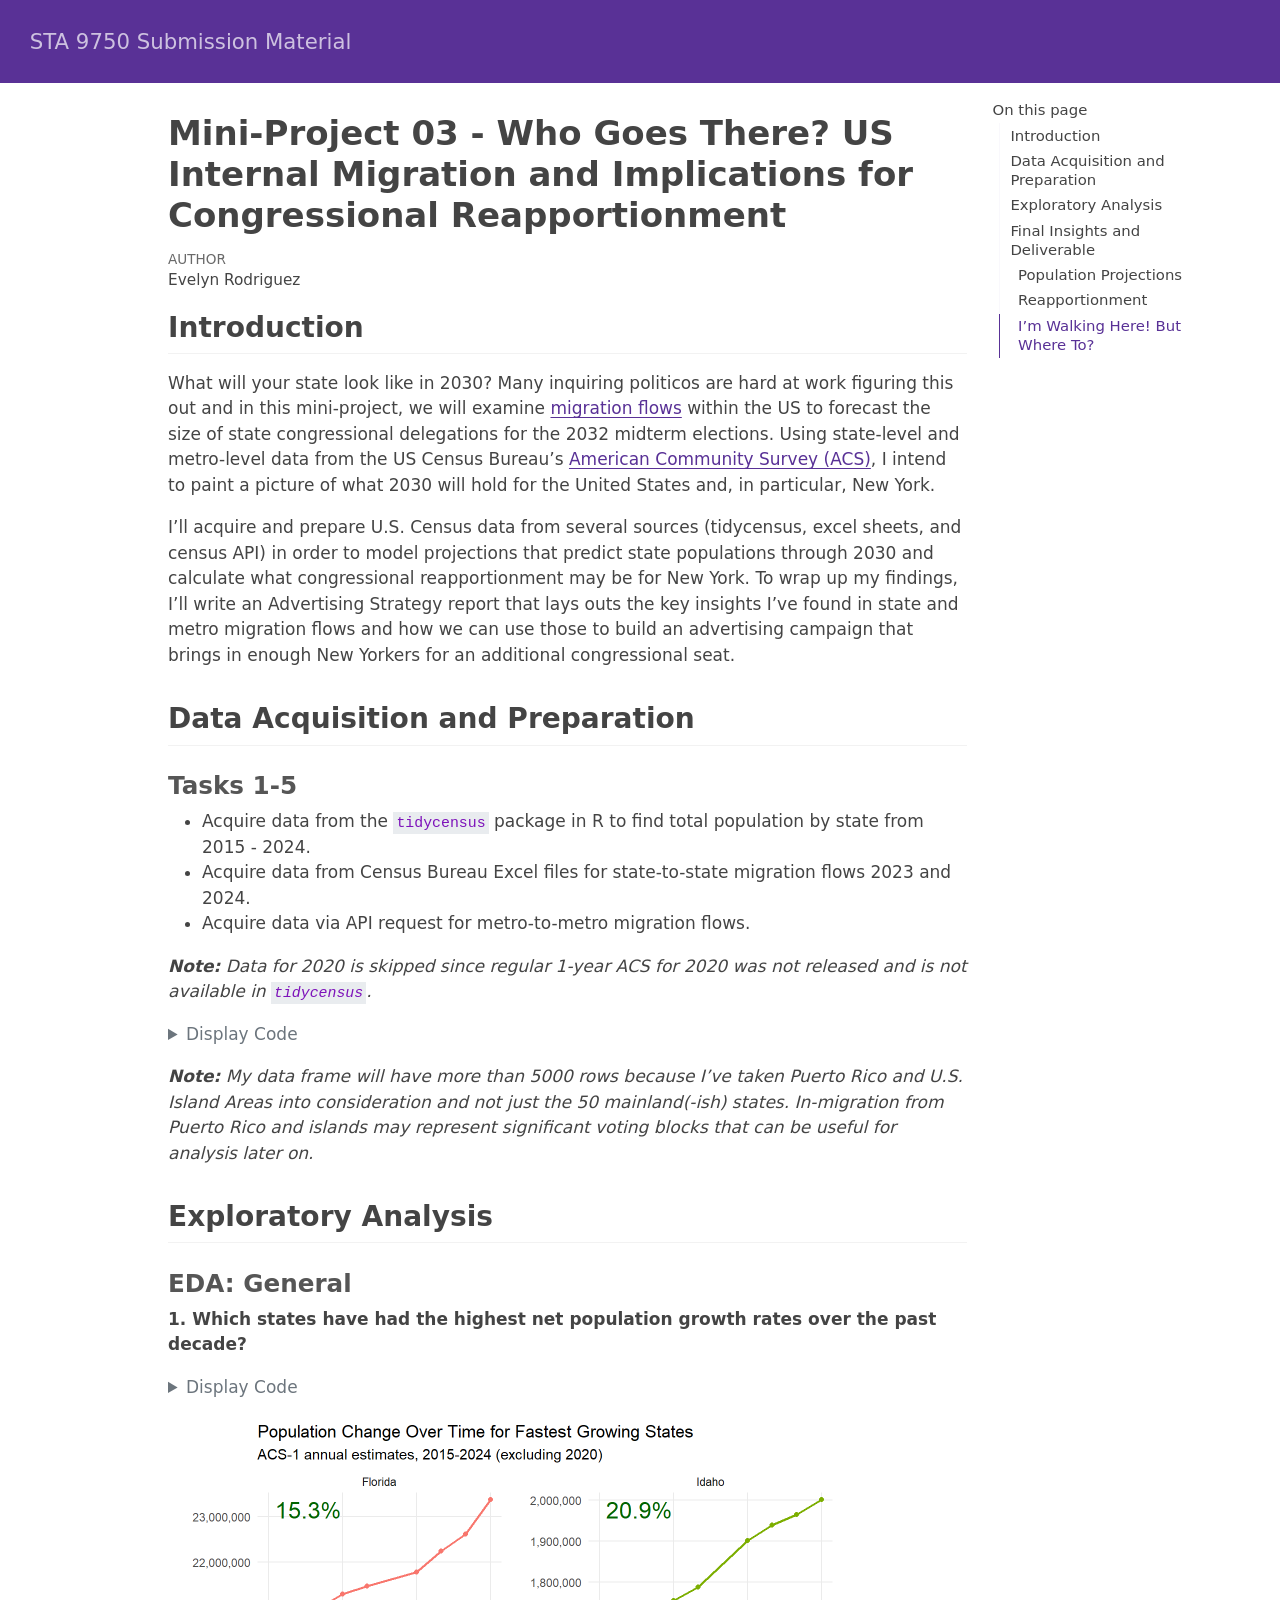
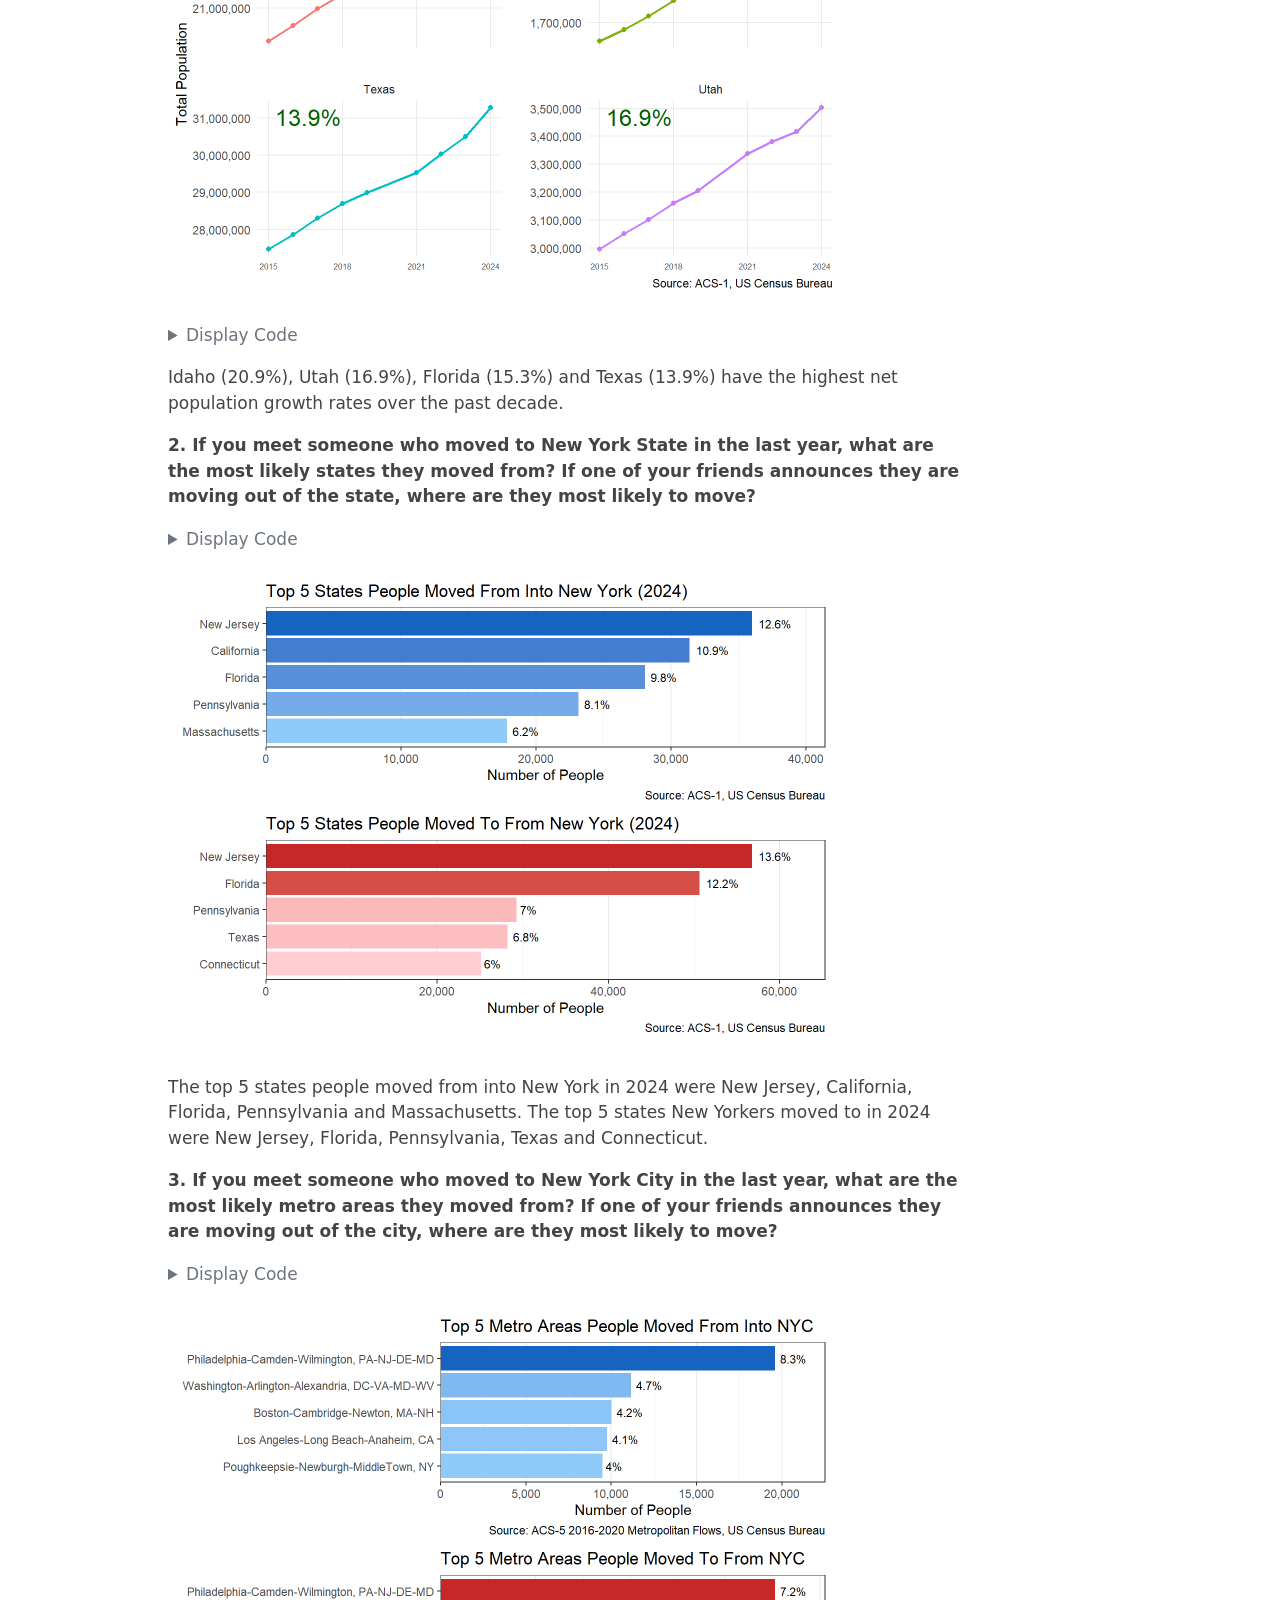
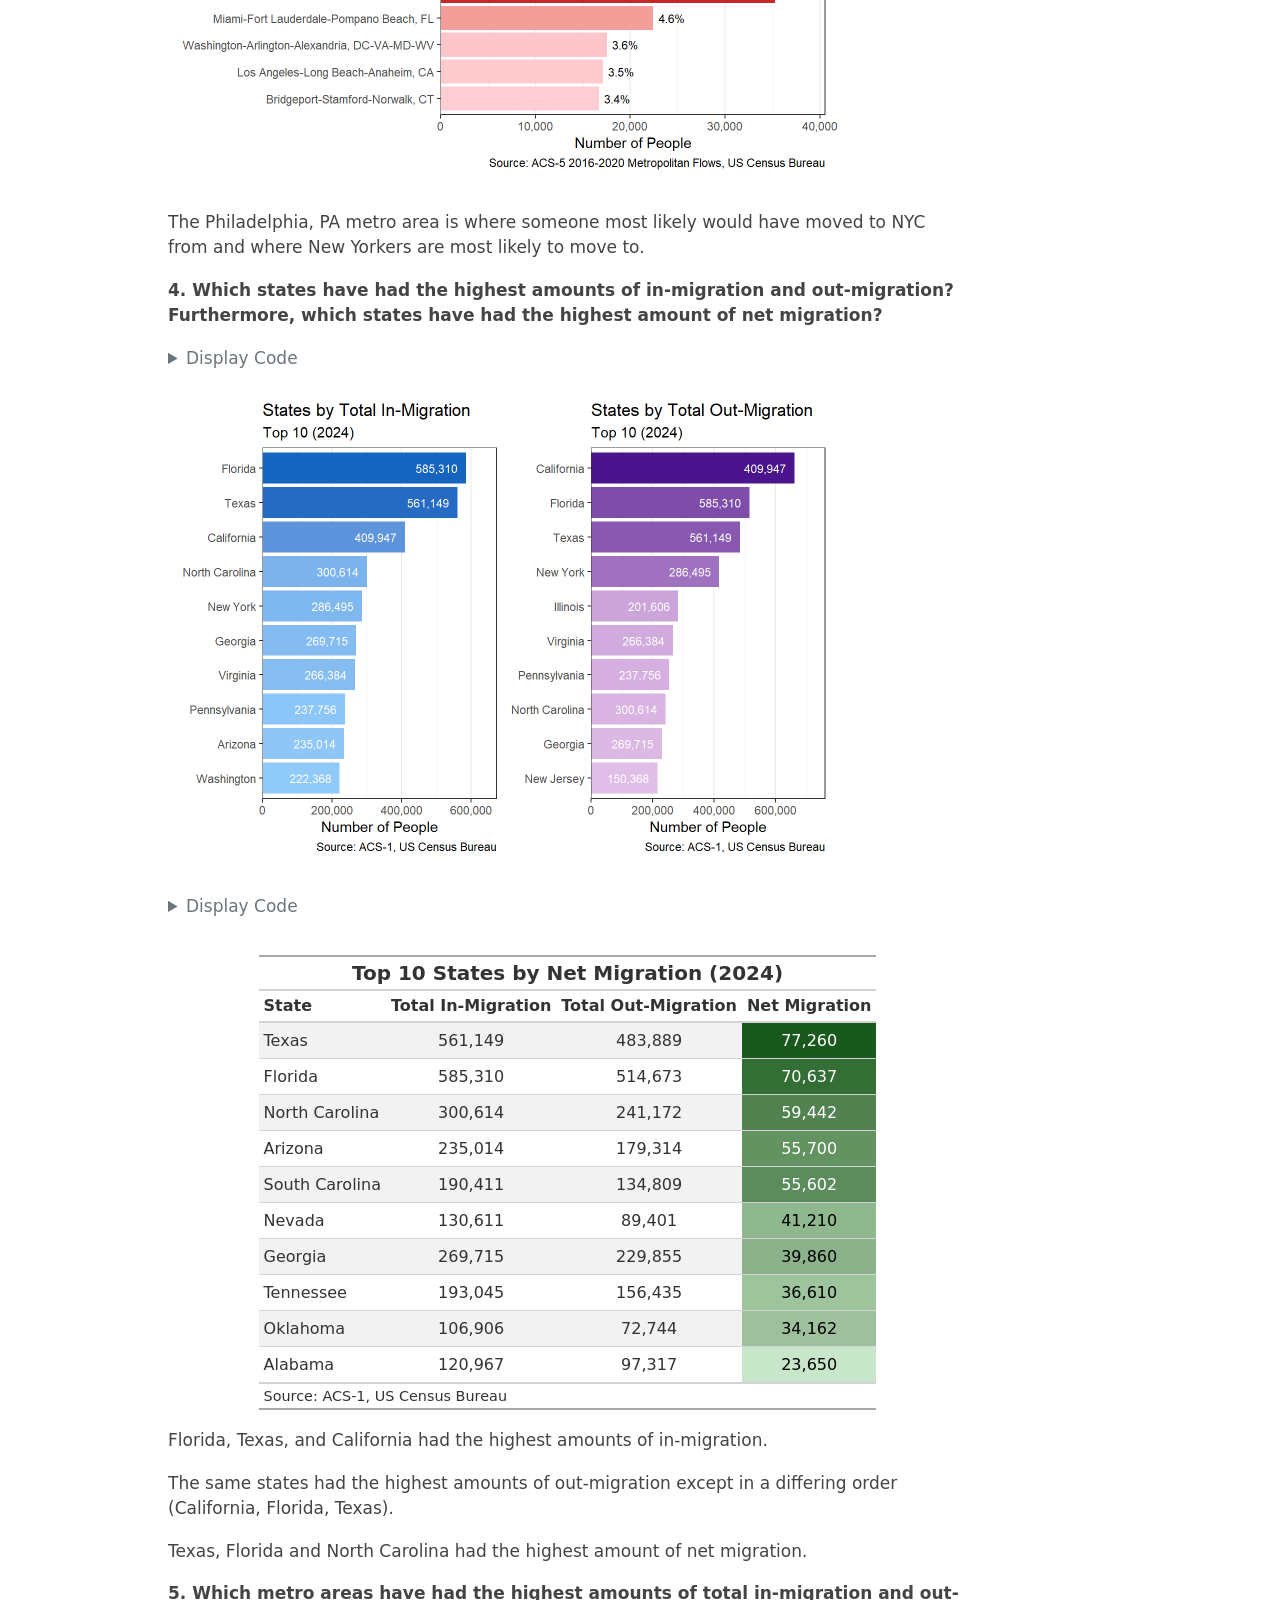
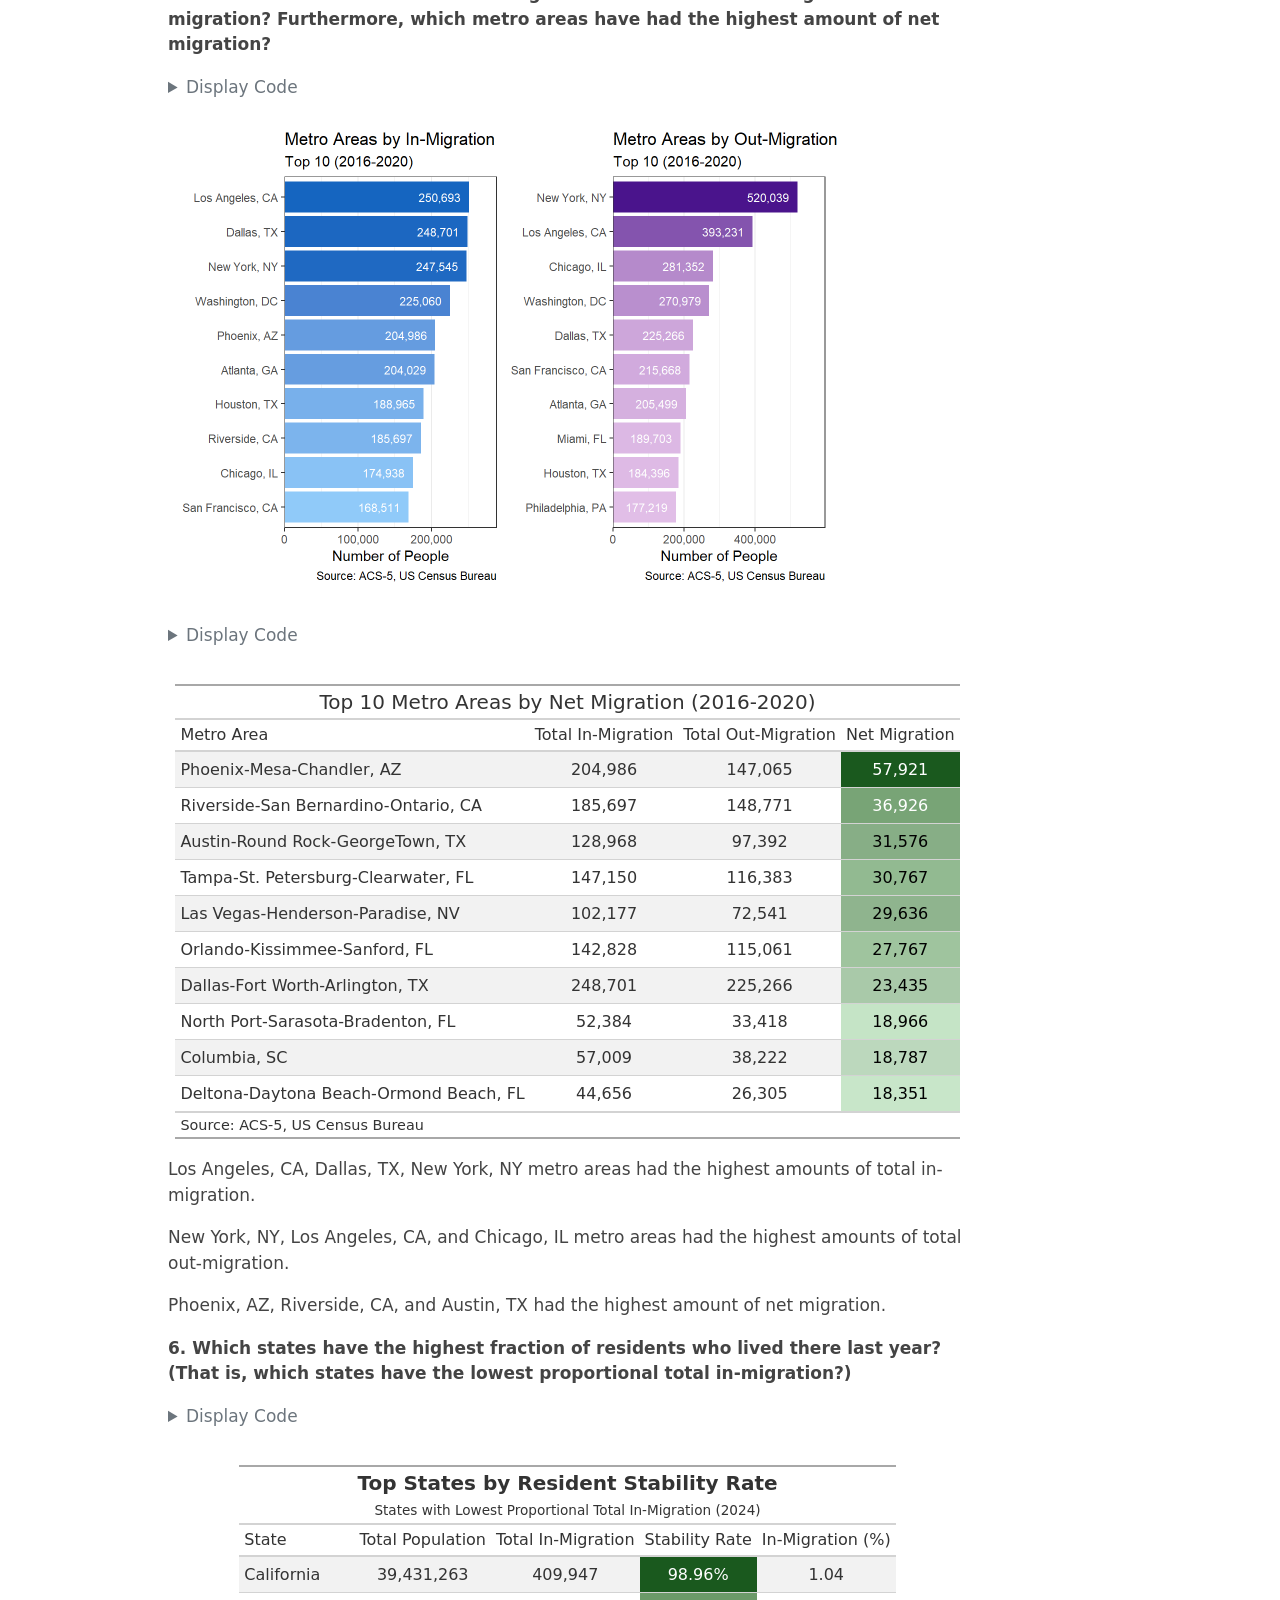
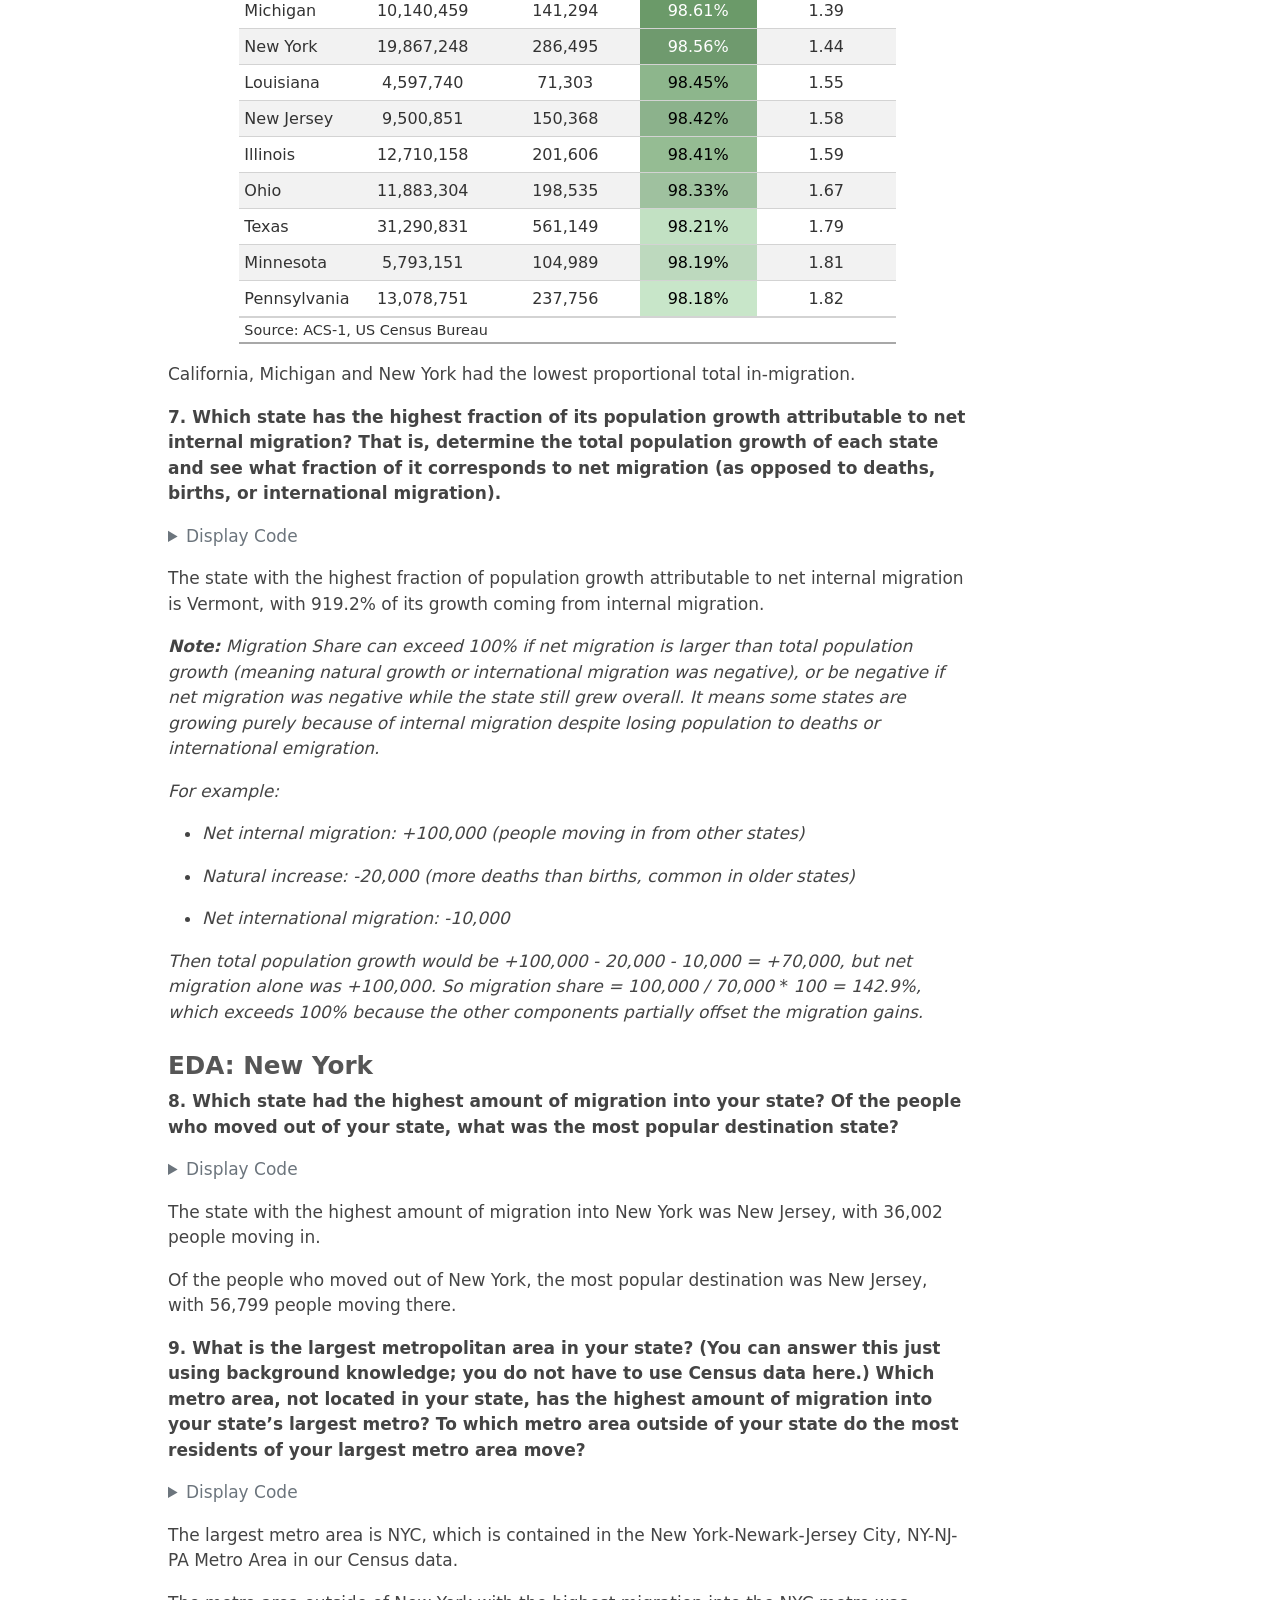
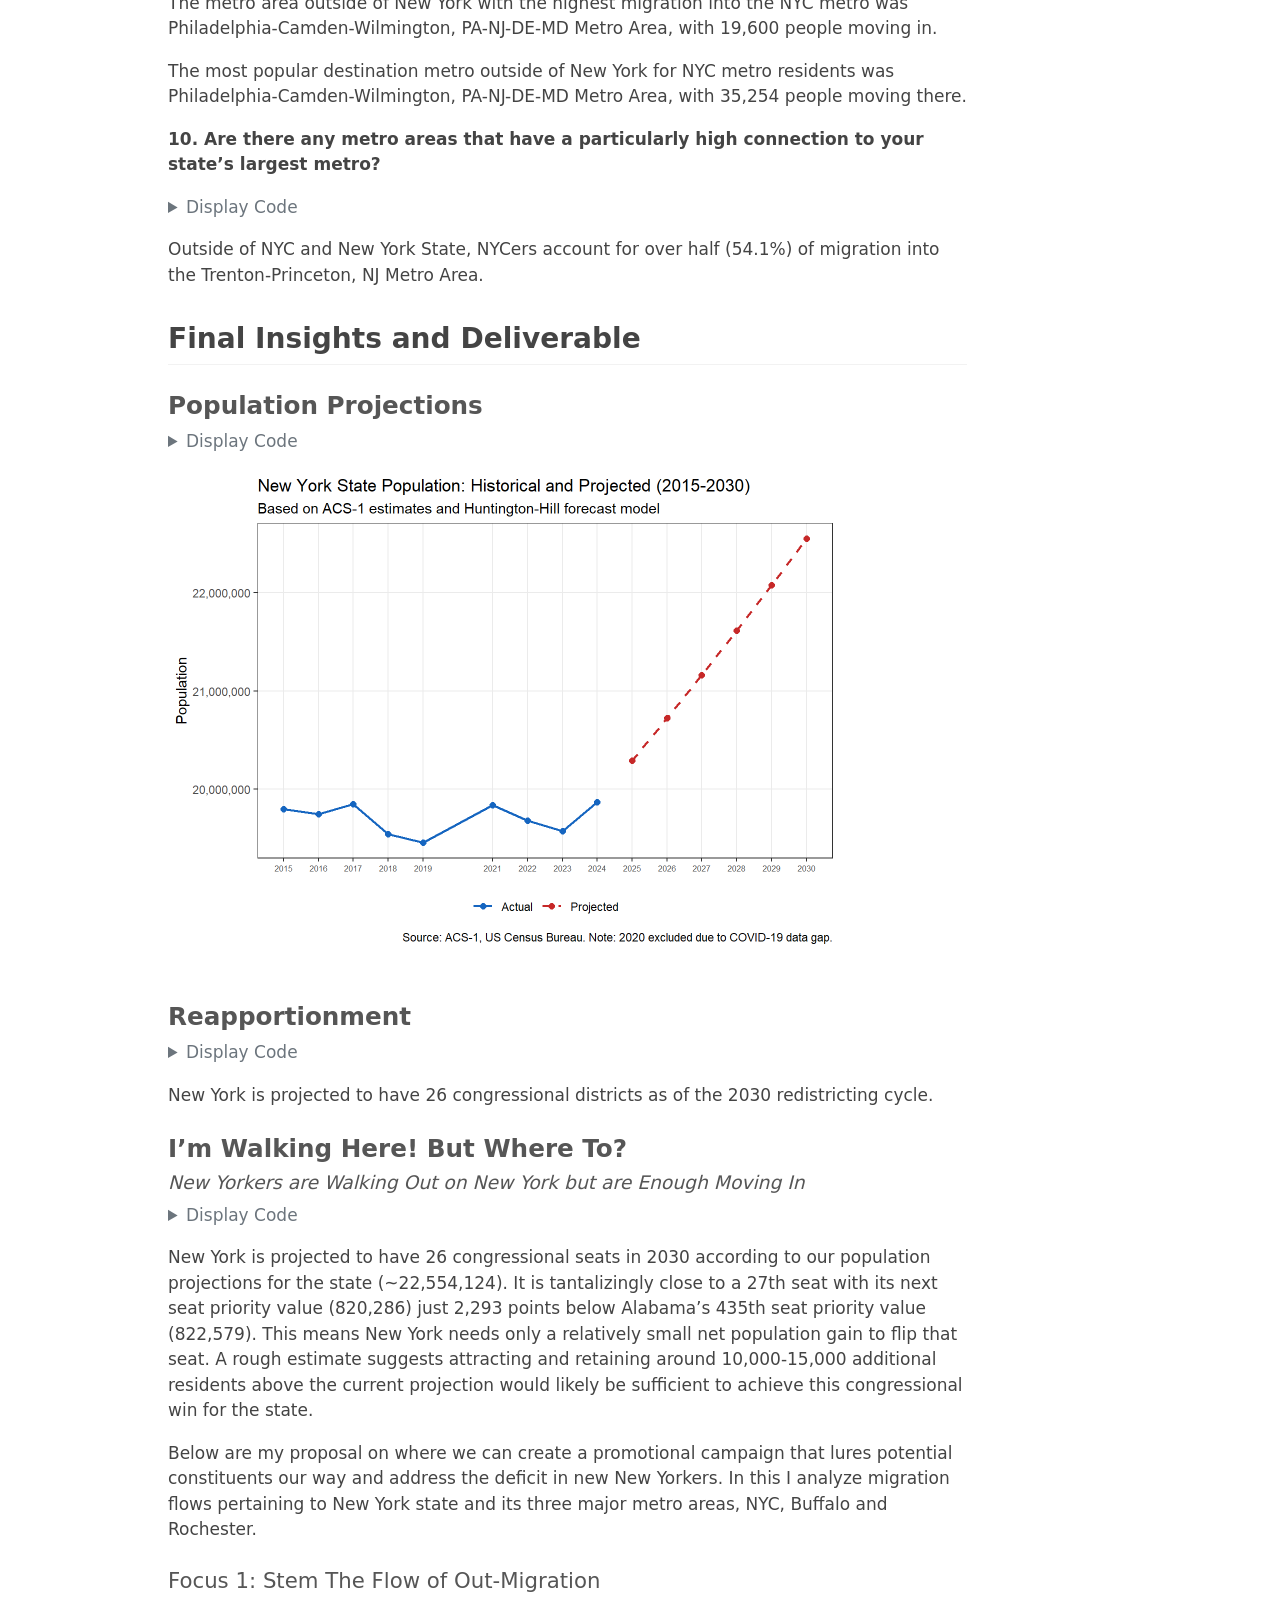
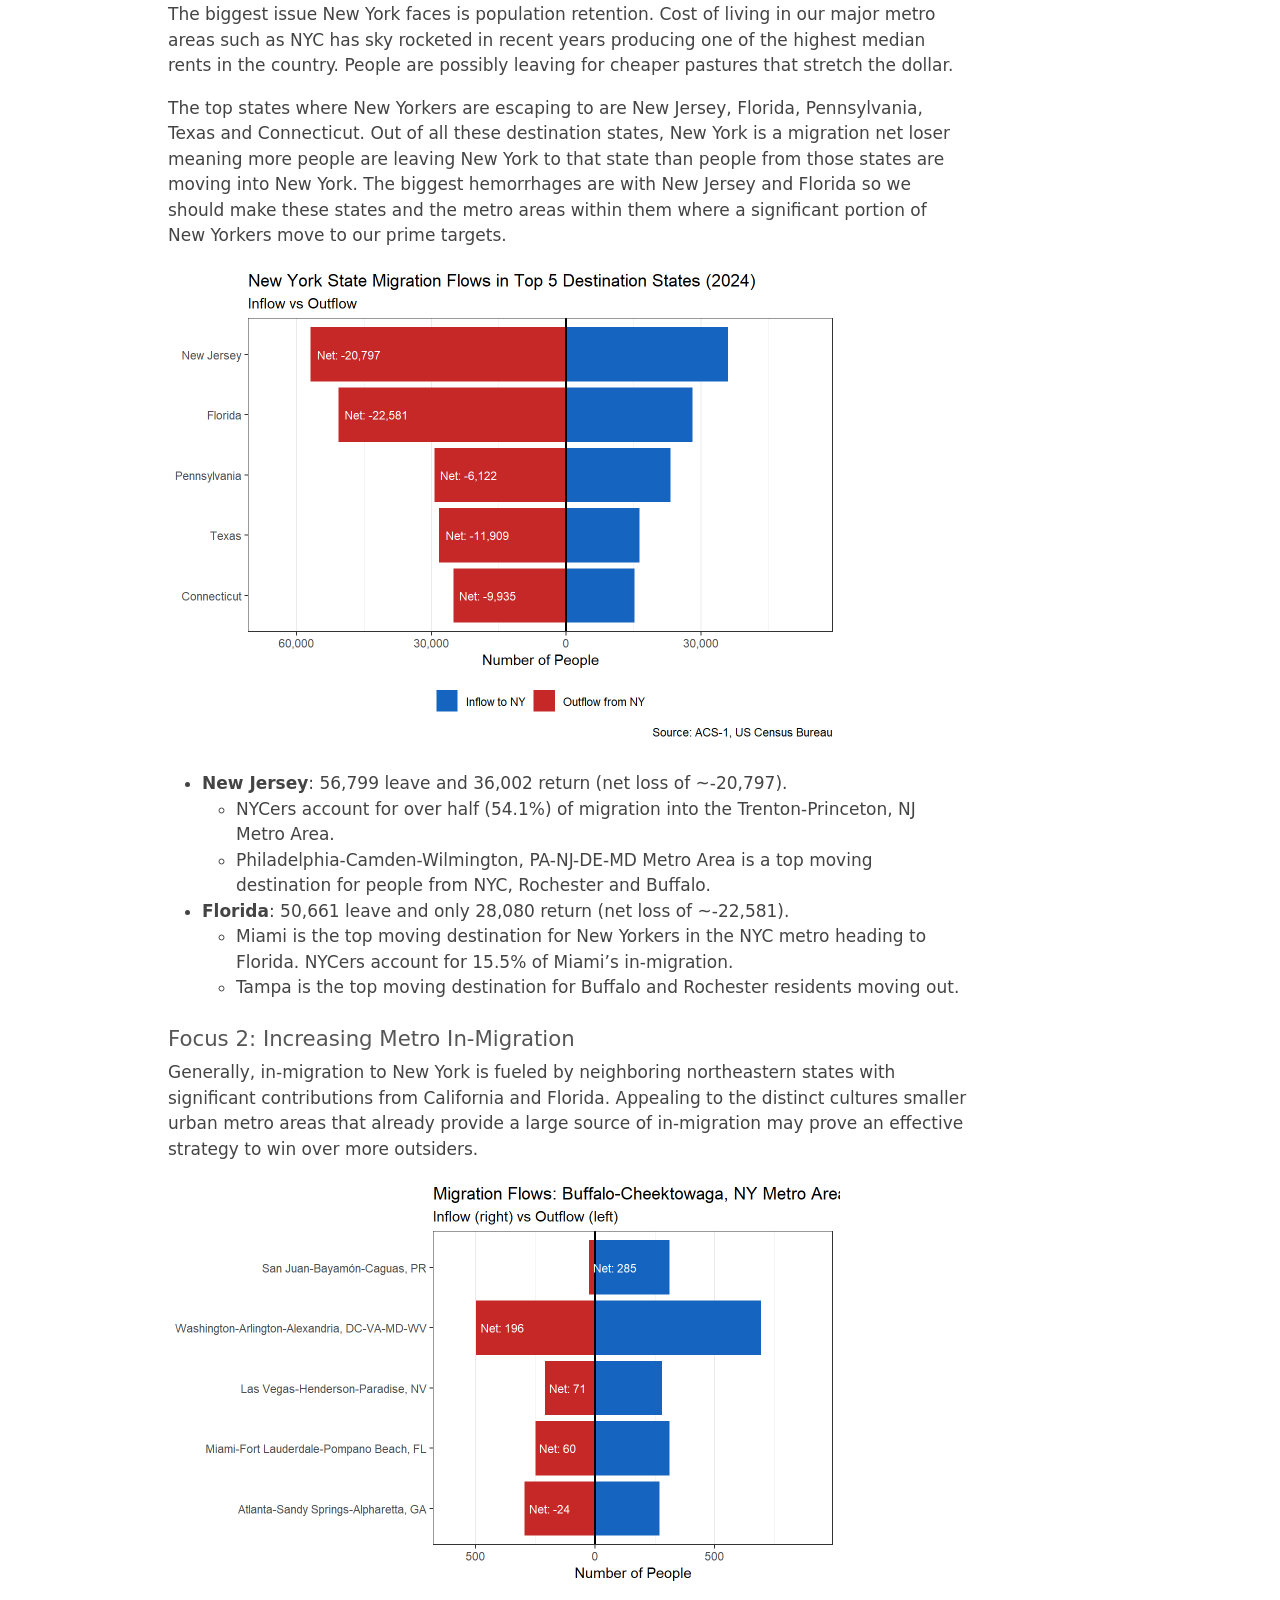
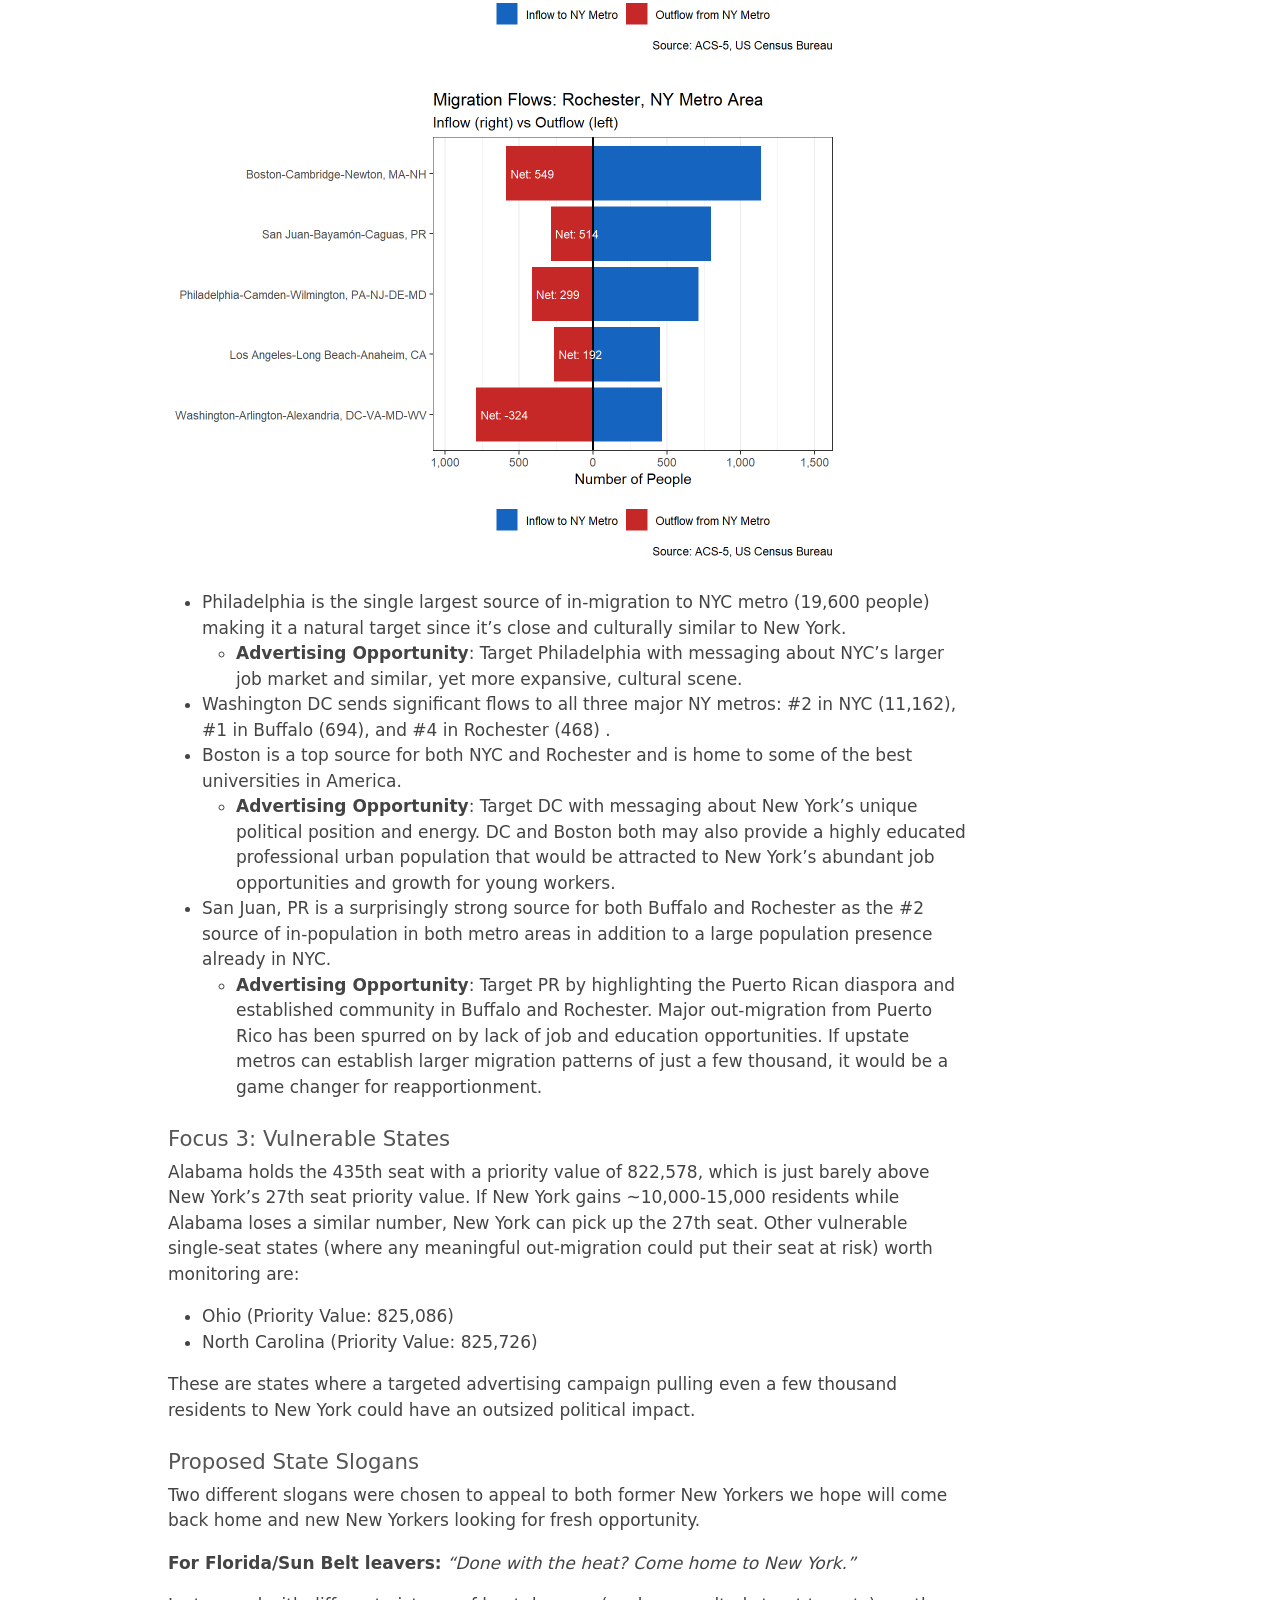
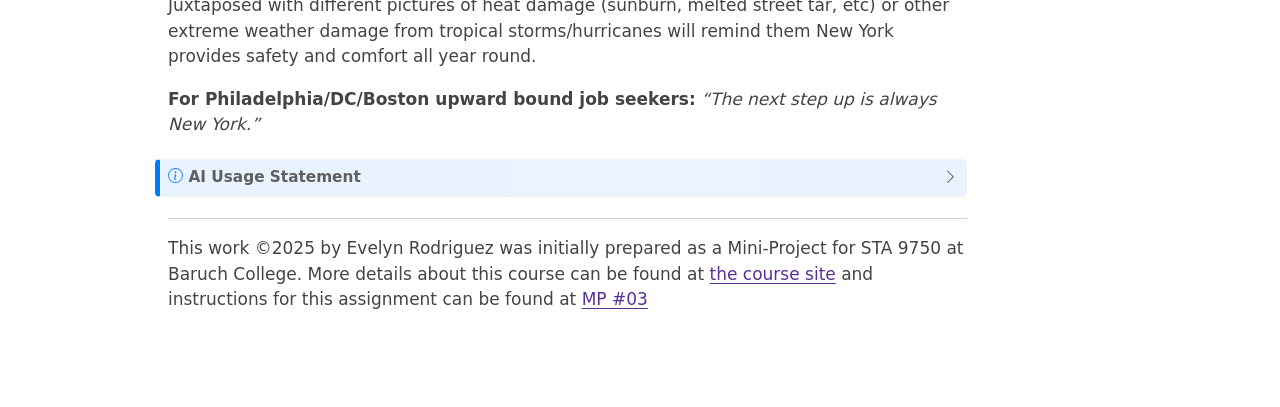
<file: docs/mp03.html>
<!DOCTYPE html>
<html xmlns="http://www.w3.org/1999/xhtml" lang="en" xml:lang="en"><head>

<meta charset="utf-8">
<meta name="generator" content="quarto-1.8.27">

<meta name="viewport" content="width=device-width, initial-scale=1.0, user-scalable=yes">

<meta name="author" content="Evelyn Rodriguez">

<title>Mini-Project 03 - Who Goes There? US Internal Migration and Implications for Congressional Reapportionment – STA 9750 Submission Material</title>
<style>
code{white-space: pre-wrap;}
span.smallcaps{font-variant: small-caps;}
div.columns{display: flex; gap: min(4vw, 1.5em);}
div.column{flex: auto; overflow-x: auto;}
div.hanging-indent{margin-left: 1.5em; text-indent: -1.5em;}
ul.task-list{list-style: none;}
ul.task-list li input[type="checkbox"] {
  width: 0.8em;
  margin: 0 0.8em 0.2em -1em; /* quarto-specific, see https://github.com/quarto-dev/quarto-cli/issues/4556 */ 
  vertical-align: middle;
}
/* CSS for syntax highlighting */
html { -webkit-text-size-adjust: 100%; }
pre > code.sourceCode { white-space: pre; position: relative; }
pre > code.sourceCode > span { display: inline-block; line-height: 1.25; }
pre > code.sourceCode > span:empty { height: 1.2em; }
.sourceCode { overflow: visible; }
code.sourceCode > span { color: inherit; text-decoration: inherit; }
div.sourceCode { margin: 1em 0; }
pre.sourceCode { margin: 0; }
@media screen {
div.sourceCode { overflow: auto; }
}
@media print {
pre > code.sourceCode { white-space: pre-wrap; }
pre > code.sourceCode > span { text-indent: -5em; padding-left: 5em; }
}
pre.numberSource code
  { counter-reset: source-line 0; }
pre.numberSource code > span
  { position: relative; left: -4em; counter-increment: source-line; }
pre.numberSource code > span > a:first-child::before
  { content: counter(source-line);
    position: relative; left: -1em; text-align: right; vertical-align: baseline;
    border: none; display: inline-block;
    -webkit-touch-callout: none; -webkit-user-select: none;
    -khtml-user-select: none; -moz-user-select: none;
    -ms-user-select: none; user-select: none;
    padding: 0 4px; width: 4em;
  }
pre.numberSource { margin-left: 3em;  padding-left: 4px; }
div.sourceCode
  {   }
@media screen {
pre > code.sourceCode > span > a:first-child::before { text-decoration: underline; }
}
</style>


<script src="site_libs/quarto-nav/quarto-nav.js"></script>
<script src="site_libs/quarto-nav/headroom.min.js"></script>
<script src="site_libs/clipboard/clipboard.min.js"></script>
<script src="site_libs/quarto-search/autocomplete.umd.js"></script>
<script src="site_libs/quarto-search/fuse.min.js"></script>
<script src="site_libs/quarto-search/quarto-search.js"></script>
<meta name="quarto:offset" content="./">
<script src="site_libs/quarto-html/quarto.js" type="module"></script>
<script src="site_libs/quarto-html/tabsets/tabsets.js" type="module"></script>
<script src="site_libs/quarto-html/axe/axe-check.js" type="module"></script>
<script src="site_libs/quarto-html/popper.min.js"></script>
<script src="site_libs/quarto-html/tippy.umd.min.js"></script>
<script src="site_libs/quarto-html/anchor.min.js"></script>
<link href="site_libs/quarto-html/tippy.css" rel="stylesheet">
<link href="site_libs/quarto-html/quarto-syntax-highlighting-b754b9fd3853d7e56faef54c29c5d52b.css" rel="stylesheet" id="quarto-text-highlighting-styles">
<script src="site_libs/bootstrap/bootstrap.min.js"></script>
<link href="site_libs/bootstrap/bootstrap-icons.css" rel="stylesheet">
<link href="site_libs/bootstrap/bootstrap-1fc03f66f46551413f7442653190dcb8.min.css" rel="stylesheet" append-hash="true" id="quarto-bootstrap" data-mode="light">
<script id="quarto-search-options" type="application/json">{
  "location": "navbar",
  "copy-button": false,
  "collapse-after": 3,
  "panel-placement": "end",
  "type": "overlay",
  "limit": 50,
  "keyboard-shortcut": [
    "f",
    "/",
    "s"
  ],
  "show-item-context": false,
  "language": {
    "search-no-results-text": "No results",
    "search-matching-documents-text": "matching documents",
    "search-copy-link-title": "Copy link to search",
    "search-hide-matches-text": "Hide additional matches",
    "search-more-match-text": "more match in this document",
    "search-more-matches-text": "more matches in this document",
    "search-clear-button-title": "Clear",
    "search-text-placeholder": "",
    "search-detached-cancel-button-title": "Cancel",
    "search-submit-button-title": "Submit",
    "search-label": "Search"
  }
}</script>


</head>

<body class="nav-fixed quarto-light">

<div id="quarto-search-results"></div>
  <header id="quarto-header" class="headroom fixed-top">
    <nav class="navbar navbar-expand-lg " data-bs-theme="dark">
      <div class="navbar-container container-fluid">
      <div class="navbar-brand-container mx-auto">
    <a class="navbar-brand" href="./index.html">
    <span class="navbar-title">STA 9750 Submission Material</span>
    </a>
  </div>
        <div class="quarto-navbar-tools tools-end">
</div>
      </div> <!-- /container-fluid -->
    </nav>
</header>
<!-- content -->
<div id="quarto-content" class="quarto-container page-columns page-rows-contents page-layout-article page-navbar">
<!-- sidebar -->
<!-- margin-sidebar -->
    <div id="quarto-margin-sidebar" class="sidebar margin-sidebar">
        <nav id="TOC" role="doc-toc" class="toc-active">
    <h2 id="toc-title">On this page</h2>
   
  <ul>
  <li><a href="#introduction" id="toc-introduction" class="nav-link active" data-scroll-target="#introduction">Introduction</a></li>
  <li><a href="#data-acquisition-and-preparation" id="toc-data-acquisition-and-preparation" class="nav-link" data-scroll-target="#data-acquisition-and-preparation">Data Acquisition and Preparation</a>
  <ul class="collapse">
  <li><a href="#tasks-1-5" id="toc-tasks-1-5" class="nav-link" data-scroll-target="#tasks-1-5">Tasks 1-5</a></li>
  </ul></li>
  <li><a href="#exploratory-analysis" id="toc-exploratory-analysis" class="nav-link" data-scroll-target="#exploratory-analysis">Exploratory Analysis</a>
  <ul class="collapse">
  <li><a href="#eda-general" id="toc-eda-general" class="nav-link" data-scroll-target="#eda-general">EDA: General</a></li>
  <li><a href="#eda-new-york" id="toc-eda-new-york" class="nav-link" data-scroll-target="#eda-new-york">EDA: New York</a></li>
  </ul></li>
  <li><a href="#final-insights-and-deliverable" id="toc-final-insights-and-deliverable" class="nav-link" data-scroll-target="#final-insights-and-deliverable">Final Insights and Deliverable</a>
  <ul class="collapse">
  <li><a href="#population-projections" id="toc-population-projections" class="nav-link" data-scroll-target="#population-projections">Population Projections</a></li>
  <li><a href="#reapportionment" id="toc-reapportionment" class="nav-link" data-scroll-target="#reapportionment">Reapportionment</a></li>
  <li><a href="#im-walking-here-but-where-to" id="toc-im-walking-here-but-where-to" class="nav-link" data-scroll-target="#im-walking-here-but-where-to">I’m Walking Here! But Where To?</a></li>
  </ul></li>
  </ul>
</nav>
    </div>
<!-- main -->
<main class="content" id="quarto-document-content">

<header id="title-block-header" class="quarto-title-block default">
<div class="quarto-title">
<h1 class="title">Mini-Project 03 - Who Goes There? US Internal Migration and Implications for Congressional Reapportionment</h1>
</div>



<div class="quarto-title-meta">

    <div>
    <div class="quarto-title-meta-heading">Author</div>
    <div class="quarto-title-meta-contents">
             <p>Evelyn Rodriguez </p>
          </div>
  </div>
    
  
    
  </div>
  


</header>


<section id="introduction" class="level2">
<h2 class="anchored" data-anchor-id="introduction">Introduction</h2>
<p>What will your state look like in 2030? Many inquiring politicos are hard at work figuring this out and in this mini-project, we will examine <a href="https://www.census.gov/topics/population/migration/guidance/migration-flows.html">migration flows</a> within the US to forecast the size of state congressional delegations for the 2032 midterm elections. Using state-level and metro-level data from the US Census Bureau’s <a href="https://en.wikipedia.org/wiki/American_Community_Survey">American Community Survey (ACS)</a>, I intend to paint a picture of what 2030 will hold for the United States and, in particular, New York.</p>
<p>I’ll acquire and prepare U.S. Census data from several sources (tidycensus, excel sheets, and census API) in order to model projections that predict state populations through 2030 and calculate what congressional reapportionment may be for New York. To wrap up my findings, I’ll write an Advertising Strategy report that lays outs the key insights I’ve found in state and metro migration flows and how we can use those to build an advertising campaign that brings in enough New Yorkers for an additional congressional seat.</p>
</section>
<section id="data-acquisition-and-preparation" class="level2">
<h2 class="anchored" data-anchor-id="data-acquisition-and-preparation">Data Acquisition and Preparation</h2>
<section id="tasks-1-5" class="level3">
<h3 class="anchored" data-anchor-id="tasks-1-5">Tasks 1-5</h3>
<ul>
<li>Acquire data from the <code>tidycensus</code> package in R to find total population by state from 2015 - 2024.</li>
<li>Acquire data from Census Bureau Excel files for state-to-state migration flows 2023 and 2024.</li>
<li>Acquire data via API request for metro-to-metro migration flows.</li>
</ul>
<p><em><strong>Note:</strong> Data for 2020 is skipped since regular 1-year ACS for 2020 was not released and is not available in <code>tidycensus</code>.</em></p>
<div class="cell">
<details class="code-fold">
<summary>Display Code</summary>
<div class="code-copy-outer-scaffold"><div class="sourceCode cell-code" id="cb1"><pre class="sourceCode r code-with-copy"><code class="sourceCode r"><span id="cb1-1"><a href="#cb1-1" aria-hidden="true" tabindex="-1"></a>acquire_acs_data <span class="ot">&lt;-</span> <span class="cf">function</span>(<span class="at">dataset =</span> <span class="fu">c</span>(<span class="st">"population"</span>, <span class="st">"state_to_state_migration"</span>, <span class="st">"metro_to_metro_migration"</span>, <span class="st">"international_migration"</span>)) {</span>
<span id="cb1-2"><a href="#cb1-2" aria-hidden="true" tabindex="-1"></a>  </span>
<span id="cb1-3"><a href="#cb1-3" aria-hidden="true" tabindex="-1"></a>  <span class="co"># Validate dataset argument</span></span>
<span id="cb1-4"><a href="#cb1-4" aria-hidden="true" tabindex="-1"></a>  dataset <span class="ot">&lt;-</span> <span class="fu">match.arg</span>(dataset)</span>
<span id="cb1-5"><a href="#cb1-5" aria-hidden="true" tabindex="-1"></a>  </span>
<span id="cb1-6"><a href="#cb1-6" aria-hidden="true" tabindex="-1"></a>  <span class="co"># Define and create the project cache directory if it doesn't already exist</span></span>
<span id="cb1-7"><a href="#cb1-7" aria-hidden="true" tabindex="-1"></a>  data_dir <span class="ot">&lt;-</span> <span class="fu">file.path</span>(<span class="st">"data"</span>, <span class="st">"mp03"</span>)</span>
<span id="cb1-8"><a href="#cb1-8" aria-hidden="true" tabindex="-1"></a>  <span class="cf">if</span> (<span class="sc">!</span><span class="fu">dir.exists</span>(<span class="fu">file.path</span>(<span class="st">"data"</span>, <span class="st">"mp03"</span>))) {</span>
<span id="cb1-9"><a href="#cb1-9" aria-hidden="true" tabindex="-1"></a>    <span class="fu">dir.create</span>(<span class="fu">file.path</span>(<span class="st">"data"</span>, <span class="st">"mp03"</span>), <span class="at">showWarnings =</span> <span class="cn">FALSE</span>, <span class="at">recursive =</span> <span class="cn">TRUE</span>)</span>
<span id="cb1-10"><a href="#cb1-10" aria-hidden="true" tabindex="-1"></a>  }</span>
<span id="cb1-11"><a href="#cb1-11" aria-hidden="true" tabindex="-1"></a>  </span>
<span id="cb1-12"><a href="#cb1-12" aria-hidden="true" tabindex="-1"></a>  <span class="co"># Helper to convert state abbreviations to full names</span></span>
<span id="cb1-13"><a href="#cb1-13" aria-hidden="true" tabindex="-1"></a>  <span class="co"># Extends R's built-in state.abb/state.name with DC and Puerto Rico</span></span>
<span id="cb1-14"><a href="#cb1-14" aria-hidden="true" tabindex="-1"></a>  abb_to_name <span class="ot">&lt;-</span> <span class="fu">c</span>(<span class="fu">setNames</span>(state.name, state.abb),</span>
<span id="cb1-15"><a href="#cb1-15" aria-hidden="true" tabindex="-1"></a>                   <span class="st">"DC"</span> <span class="ot">=</span> <span class="st">"District of Columbia"</span>,</span>
<span id="cb1-16"><a href="#cb1-16" aria-hidden="true" tabindex="-1"></a>                   <span class="st">"PR"</span> <span class="ot">=</span> <span class="st">"Puerto Rico"</span>)</span>
<span id="cb1-17"><a href="#cb1-17" aria-hidden="true" tabindex="-1"></a>  </span>
<span id="cb1-18"><a href="#cb1-18" aria-hidden="true" tabindex="-1"></a>  expand_state_name <span class="ot">&lt;-</span> <span class="cf">function</span>(x) {</span>
<span id="cb1-19"><a href="#cb1-19" aria-hidden="true" tabindex="-1"></a>    <span class="fu">ifelse</span>(x <span class="sc">%in%</span> <span class="fu">names</span>(abb_to_name), abb_to_name[x], x)</span>
<span id="cb1-20"><a href="#cb1-20" aria-hidden="true" tabindex="-1"></a>  }</span>
<span id="cb1-21"><a href="#cb1-21" aria-hidden="true" tabindex="-1"></a>  </span>
<span id="cb1-22"><a href="#cb1-22" aria-hidden="true" tabindex="-1"></a>  <span class="cf">switch</span>(dataset,</span>
<span id="cb1-23"><a href="#cb1-23" aria-hidden="true" tabindex="-1"></a>    </span>
<span id="cb1-24"><a href="#cb1-24" aria-hidden="true" tabindex="-1"></a>    <span class="do">## </span><span class="al">TASK</span><span class="do"> 1 - STATE POPULATION AND BIRTH INFORMATION     </span></span>
<span id="cb1-25"><a href="#cb1-25" aria-hidden="true" tabindex="-1"></a>    <span class="co"># --- Population: ACS-1 state-level total population, 2015-2024 (no 2020) ---</span></span>
<span id="cb1-26"><a href="#cb1-26" aria-hidden="true" tabindex="-1"></a>    <span class="at">population =</span> {</span>
<span id="cb1-27"><a href="#cb1-27" aria-hidden="true" tabindex="-1"></a>      </span>
<span id="cb1-28"><a href="#cb1-28" aria-hidden="true" tabindex="-1"></a>      acs_years <span class="ot">&lt;-</span> <span class="fu">c</span>(<span class="dv">2015</span><span class="sc">:</span><span class="dv">2019</span>, <span class="dv">2021</span><span class="sc">:</span><span class="dv">2024</span>)</span>
<span id="cb1-29"><a href="#cb1-29" aria-hidden="true" tabindex="-1"></a>      </span>
<span id="cb1-30"><a href="#cb1-30" aria-hidden="true" tabindex="-1"></a>      POP_ALL <span class="ot">&lt;-</span> <span class="fu">map</span>(acs_years, <span class="cf">function</span>(yy) {</span>
<span id="cb1-31"><a href="#cb1-31" aria-hidden="true" tabindex="-1"></a>        year_cache_file <span class="ot">&lt;-</span> <span class="fu">file.path</span>(data_dir, <span class="fu">glue</span>(<span class="st">"state_population_{yy}.csv"</span>))</span>
<span id="cb1-32"><a href="#cb1-32" aria-hidden="true" tabindex="-1"></a>        </span>
<span id="cb1-33"><a href="#cb1-33" aria-hidden="true" tabindex="-1"></a>        <span class="cf">if</span> (<span class="fu">file.exists</span>(year_cache_file)) {</span>
<span id="cb1-34"><a href="#cb1-34" aria-hidden="true" tabindex="-1"></a>          <span class="fu">message</span>(<span class="fu">glue</span>(<span class="st">"Loading cached population data for {yy}"</span>))</span>
<span id="cb1-35"><a href="#cb1-35" aria-hidden="true" tabindex="-1"></a>          <span class="fu">return</span>(<span class="fu">read_csv</span>(year_cache_file, <span class="at">show_col_types =</span> <span class="cn">FALSE</span>))</span>
<span id="cb1-36"><a href="#cb1-36" aria-hidden="true" tabindex="-1"></a>        }</span>
<span id="cb1-37"><a href="#cb1-37" aria-hidden="true" tabindex="-1"></a>        </span>
<span id="cb1-38"><a href="#cb1-38" aria-hidden="true" tabindex="-1"></a>        <span class="fu">message</span>(<span class="fu">glue</span>(<span class="st">"Downloading ACS-1 state population data for {yy}"</span>))</span>
<span id="cb1-39"><a href="#cb1-39" aria-hidden="true" tabindex="-1"></a>        </span>
<span id="cb1-40"><a href="#cb1-40" aria-hidden="true" tabindex="-1"></a>        <span class="co"># B01003_001 is the ACS variable for total population</span></span>
<span id="cb1-41"><a href="#cb1-41" aria-hidden="true" tabindex="-1"></a>        state_pop_raw <span class="ot">&lt;-</span> <span class="fu">get_acs</span>(</span>
<span id="cb1-42"><a href="#cb1-42" aria-hidden="true" tabindex="-1"></a>          <span class="at">variables   =</span> <span class="st">"B01003_001"</span>,</span>
<span id="cb1-43"><a href="#cb1-43" aria-hidden="true" tabindex="-1"></a>          <span class="at">geography   =</span> <span class="st">"state"</span>,</span>
<span id="cb1-44"><a href="#cb1-44" aria-hidden="true" tabindex="-1"></a>          <span class="at">year        =</span> yy,</span>
<span id="cb1-45"><a href="#cb1-45" aria-hidden="true" tabindex="-1"></a>          <span class="at">survey      =</span> <span class="st">"acs1"</span>,</span>
<span id="cb1-46"><a href="#cb1-46" aria-hidden="true" tabindex="-1"></a>          <span class="at">geometry    =</span> <span class="cn">FALSE</span>,</span>
<span id="cb1-47"><a href="#cb1-47" aria-hidden="true" tabindex="-1"></a>          <span class="at">cache_table =</span> <span class="cn">TRUE</span></span>
<span id="cb1-48"><a href="#cb1-48" aria-hidden="true" tabindex="-1"></a>        ) <span class="sc">|&gt;</span></span>
<span id="cb1-49"><a href="#cb1-49" aria-hidden="true" tabindex="-1"></a>          <span class="fu">mutate</span>(<span class="at">year =</span> yy) <span class="sc">|&gt;</span></span>
<span id="cb1-50"><a href="#cb1-50" aria-hidden="true" tabindex="-1"></a>          <span class="fu">select</span>(</span>
<span id="cb1-51"><a href="#cb1-51" aria-hidden="true" tabindex="-1"></a>            <span class="at">state      =</span> NAME,</span>
<span id="cb1-52"><a href="#cb1-52" aria-hidden="true" tabindex="-1"></a>            <span class="at">population =</span> estimate,</span>
<span id="cb1-53"><a href="#cb1-53" aria-hidden="true" tabindex="-1"></a>            year</span>
<span id="cb1-54"><a href="#cb1-54" aria-hidden="true" tabindex="-1"></a>          )</span>
<span id="cb1-55"><a href="#cb1-55" aria-hidden="true" tabindex="-1"></a>        </span>
<span id="cb1-56"><a href="#cb1-56" aria-hidden="true" tabindex="-1"></a>        <span class="co"># Cache the cleaned result to disk before returning</span></span>
<span id="cb1-57"><a href="#cb1-57" aria-hidden="true" tabindex="-1"></a>        <span class="fu">write_csv</span>(state_pop_raw, year_cache_file)</span>
<span id="cb1-58"><a href="#cb1-58" aria-hidden="true" tabindex="-1"></a>        state_pop_raw</span>
<span id="cb1-59"><a href="#cb1-59" aria-hidden="true" tabindex="-1"></a>        </span>
<span id="cb1-60"><a href="#cb1-60" aria-hidden="true" tabindex="-1"></a>      }) <span class="sc">|&gt;</span> <span class="fu">bind_rows</span>()</span>
<span id="cb1-61"><a href="#cb1-61" aria-hidden="true" tabindex="-1"></a>      </span>
<span id="cb1-62"><a href="#cb1-62" aria-hidden="true" tabindex="-1"></a>      POP_ALL</span>
<span id="cb1-63"><a href="#cb1-63" aria-hidden="true" tabindex="-1"></a>    },</span>
<span id="cb1-64"><a href="#cb1-64" aria-hidden="true" tabindex="-1"></a>    </span>
<span id="cb1-65"><a href="#cb1-65" aria-hidden="true" tabindex="-1"></a>    <span class="do">##TASK 4: COMBINED STATE TO STATE FLOWS</span></span>
<span id="cb1-66"><a href="#cb1-66" aria-hidden="true" tabindex="-1"></a>    <span class="co"># --- State-to-State Migration: combines 2024 and 2023 ACS-1 flows ---</span></span>
<span id="cb1-67"><a href="#cb1-67" aria-hidden="true" tabindex="-1"></a>    <span class="at">state_to_state_migration =</span> {</span>
<span id="cb1-68"><a href="#cb1-68" aria-hidden="true" tabindex="-1"></a>      </span>
<span id="cb1-69"><a href="#cb1-69" aria-hidden="true" tabindex="-1"></a>      <span class="do">##TASK 2: 2024 STATE TO STATE FLOWS</span></span>
<span id="cb1-70"><a href="#cb1-70" aria-hidden="true" tabindex="-1"></a>      <span class="co"># -- Internal function: 2024 flows and stationary population --</span></span>
<span id="cb1-71"><a href="#cb1-71" aria-hidden="true" tabindex="-1"></a>      state_to_state_migration_2024 <span class="ot">&lt;-</span> <span class="cf">function</span>() {</span>
<span id="cb1-72"><a href="#cb1-72" aria-hidden="true" tabindex="-1"></a>        </span>
<span id="cb1-73"><a href="#cb1-73" aria-hidden="true" tabindex="-1"></a>        migration_url_2024  <span class="ot">&lt;-</span> <span class="st">"https://www2.census.gov/programs-surveys/demo/tables/geographic-mobility/2024/state-to-state-migration/State_to_State_Migration_Table_2024_T13.xlsx"</span></span>
<span id="cb1-74"><a href="#cb1-74" aria-hidden="true" tabindex="-1"></a>        migration_file_2024 <span class="ot">&lt;-</span> <span class="fu">file.path</span>(data_dir, <span class="st">"State_to_State_Migration_Table_2024_T13.xlsx"</span>)</span>
<span id="cb1-75"><a href="#cb1-75" aria-hidden="true" tabindex="-1"></a>        </span>
<span id="cb1-76"><a href="#cb1-76" aria-hidden="true" tabindex="-1"></a>        <span class="cf">if</span> (<span class="sc">!</span><span class="fu">file.exists</span>(migration_file_2024)) {</span>
<span id="cb1-77"><a href="#cb1-77" aria-hidden="true" tabindex="-1"></a>          <span class="fu">message</span>(<span class="st">"Downloading 2024 state-to-state migration file..."</span>)</span>
<span id="cb1-78"><a href="#cb1-78" aria-hidden="true" tabindex="-1"></a>          <span class="fu">download.file</span>(migration_url_2024, <span class="at">destfile =</span> migration_file_2024, <span class="at">quiet =</span> <span class="cn">TRUE</span>, <span class="at">mode =</span> <span class="st">"wb"</span>)</span>
<span id="cb1-79"><a href="#cb1-79" aria-hidden="true" tabindex="-1"></a>        } <span class="cf">else</span> {</span>
<span id="cb1-80"><a href="#cb1-80" aria-hidden="true" tabindex="-1"></a>          <span class="fu">message</span>(<span class="st">"Loading cached 2024 state-to-state migration file..."</span>)</span>
<span id="cb1-81"><a href="#cb1-81" aria-hidden="true" tabindex="-1"></a>        }</span>
<span id="cb1-82"><a href="#cb1-82" aria-hidden="true" tabindex="-1"></a>        </span>
<span id="cb1-83"><a href="#cb1-83" aria-hidden="true" tabindex="-1"></a>        <span class="co"># Table sheet: long format, col A = current state, col B = state 1yr ago, col C = estimate</span></span>
<span id="cb1-84"><a href="#cb1-84" aria-hidden="true" tabindex="-1"></a>        <span class="co"># "X" = same-state non-movers (filtered out), "N" = suppressed values (replaced with 0)</span></span>
<span id="cb1-85"><a href="#cb1-85" aria-hidden="true" tabindex="-1"></a>        flows_2024 <span class="ot">&lt;-</span> <span class="fu">read_excel</span>(</span>
<span id="cb1-86"><a href="#cb1-86" aria-hidden="true" tabindex="-1"></a>          migration_file_2024,</span>
<span id="cb1-87"><a href="#cb1-87" aria-hidden="true" tabindex="-1"></a>          <span class="at">sheet     =</span> <span class="st">"Table"</span>,</span>
<span id="cb1-88"><a href="#cb1-88" aria-hidden="true" tabindex="-1"></a>          <span class="at">skip      =</span> <span class="dv">8</span>,</span>
<span id="cb1-89"><a href="#cb1-89" aria-hidden="true" tabindex="-1"></a>          <span class="at">col_names =</span> <span class="fu">c</span>(<span class="st">"state_current"</span>, <span class="st">"state_1y"</span>, <span class="st">"population"</span>, <span class="st">"moe"</span>)</span>
<span id="cb1-90"><a href="#cb1-90" aria-hidden="true" tabindex="-1"></a>        ) <span class="sc">|&gt;</span></span>
<span id="cb1-91"><a href="#cb1-91" aria-hidden="true" tabindex="-1"></a>          <span class="fu">select</span>(state_current, state_1y, population) <span class="sc">|&gt;</span></span>
<span id="cb1-92"><a href="#cb1-92" aria-hidden="true" tabindex="-1"></a>          <span class="fu">filter</span>(<span class="sc">!</span><span class="fu">is.na</span>(state_current), population <span class="sc">!=</span> <span class="st">"X"</span>) <span class="sc">|&gt;</span></span>
<span id="cb1-93"><a href="#cb1-93" aria-hidden="true" tabindex="-1"></a>          <span class="fu">mutate</span>(</span>
<span id="cb1-94"><a href="#cb1-94" aria-hidden="true" tabindex="-1"></a>            <span class="at">population    =</span> <span class="fu">replace</span>(population, population <span class="sc">==</span> <span class="st">"N"</span>, <span class="st">"0"</span>),</span>
<span id="cb1-95"><a href="#cb1-95" aria-hidden="true" tabindex="-1"></a>            <span class="at">population    =</span> <span class="fu">as.integer</span>(population),</span>
<span id="cb1-96"><a href="#cb1-96" aria-hidden="true" tabindex="-1"></a>            <span class="at">state_current =</span> <span class="fu">expand_state_name</span>(state_current),</span>
<span id="cb1-97"><a href="#cb1-97" aria-hidden="true" tabindex="-1"></a>            <span class="at">state_1y      =</span> <span class="fu">expand_state_name</span>(state_1y),</span>
<span id="cb1-98"><a href="#cb1-98" aria-hidden="true" tabindex="-1"></a>            <span class="at">year_current  =</span> <span class="dv">2024</span>L,</span>
<span id="cb1-99"><a href="#cb1-99" aria-hidden="true" tabindex="-1"></a>            <span class="at">year_1y       =</span> <span class="dv">2023</span>L</span>
<span id="cb1-100"><a href="#cb1-100" aria-hidden="true" tabindex="-1"></a>          ) <span class="sc">|&gt;</span></span>
<span id="cb1-101"><a href="#cb1-101" aria-hidden="true" tabindex="-1"></a>          <span class="fu">filter</span>(state_1y <span class="sc">!=</span> <span class="st">"Foreign country"</span>) <span class="sc">|&gt;</span></span>
<span id="cb1-102"><a href="#cb1-102" aria-hidden="true" tabindex="-1"></a>          <span class="fu">select</span>(state_current, state_1y, population, year_current, year_1y)</span>
<span id="cb1-103"><a href="#cb1-103" aria-hidden="true" tabindex="-1"></a>        </span>
<span id="cb1-104"><a href="#cb1-104" aria-hidden="true" tabindex="-1"></a>        <span class="co"># Supplemental sheet: stationary population (did not move)</span></span>
<span id="cb1-105"><a href="#cb1-105" aria-hidden="true" tabindex="-1"></a>        <span class="co"># skip = 10 to bypass headers, empty row, and US aggregate row</span></span>
<span id="cb1-106"><a href="#cb1-106" aria-hidden="true" tabindex="-1"></a>        <span class="co"># col A = state name, col B = total population; sheet has 11 columns total</span></span>
<span id="cb1-107"><a href="#cb1-107" aria-hidden="true" tabindex="-1"></a>        stationary_2024 <span class="ot">&lt;-</span> <span class="fu">read_excel</span>(</span>
<span id="cb1-108"><a href="#cb1-108" aria-hidden="true" tabindex="-1"></a>          migration_file_2024,</span>
<span id="cb1-109"><a href="#cb1-109" aria-hidden="true" tabindex="-1"></a>          <span class="at">sheet     =</span> <span class="st">"Supplemental - Current Res"</span>,</span>
<span id="cb1-110"><a href="#cb1-110" aria-hidden="true" tabindex="-1"></a>          <span class="at">skip      =</span> <span class="dv">10</span>,</span>
<span id="cb1-111"><a href="#cb1-111" aria-hidden="true" tabindex="-1"></a>          <span class="at">col_names =</span> <span class="fu">c</span>(<span class="st">"state_current"</span>, <span class="st">"population"</span>, <span class="st">"moe_1"</span>, <span class="st">"est_2"</span>, <span class="st">"moe_2"</span>,</span>
<span id="cb1-112"><a href="#cb1-112" aria-hidden="true" tabindex="-1"></a>                        <span class="st">"est_3"</span>, <span class="st">"moe_3"</span>, <span class="st">"est_4"</span>, <span class="st">"moe_4"</span>, <span class="st">"est_5"</span>, <span class="st">"moe_5"</span>)</span>
<span id="cb1-113"><a href="#cb1-113" aria-hidden="true" tabindex="-1"></a>        ) <span class="sc">|&gt;</span></span>
<span id="cb1-114"><a href="#cb1-114" aria-hidden="true" tabindex="-1"></a>          <span class="fu">select</span>(state_current, population) <span class="sc">|&gt;</span></span>
<span id="cb1-115"><a href="#cb1-115" aria-hidden="true" tabindex="-1"></a>          <span class="fu">filter</span>(<span class="sc">!</span><span class="fu">is.na</span>(state_current), <span class="sc">!</span><span class="fu">is.na</span>(population)) <span class="sc">|&gt;</span></span>
<span id="cb1-116"><a href="#cb1-116" aria-hidden="true" tabindex="-1"></a>          <span class="fu">mutate</span>(</span>
<span id="cb1-117"><a href="#cb1-117" aria-hidden="true" tabindex="-1"></a>            <span class="at">population   =</span> <span class="fu">as.integer</span>(population),</span>
<span id="cb1-118"><a href="#cb1-118" aria-hidden="true" tabindex="-1"></a>            <span class="at">state_1y     =</span> state_current,</span>
<span id="cb1-119"><a href="#cb1-119" aria-hidden="true" tabindex="-1"></a>            <span class="at">year_current =</span> <span class="dv">2024</span>L,</span>
<span id="cb1-120"><a href="#cb1-120" aria-hidden="true" tabindex="-1"></a>            <span class="at">year_1y      =</span> <span class="dv">2023</span>L</span>
<span id="cb1-121"><a href="#cb1-121" aria-hidden="true" tabindex="-1"></a>          ) <span class="sc">|&gt;</span></span>
<span id="cb1-122"><a href="#cb1-122" aria-hidden="true" tabindex="-1"></a>          <span class="fu">select</span>(state_current, state_1y, population, year_current, year_1y)</span>
<span id="cb1-123"><a href="#cb1-123" aria-hidden="true" tabindex="-1"></a>        </span>
<span id="cb1-124"><a href="#cb1-124" aria-hidden="true" tabindex="-1"></a>        <span class="fu">bind_rows</span>(flows_2024, stationary_2024)</span>
<span id="cb1-125"><a href="#cb1-125" aria-hidden="true" tabindex="-1"></a>      }</span>
<span id="cb1-126"><a href="#cb1-126" aria-hidden="true" tabindex="-1"></a>      </span>
<span id="cb1-127"><a href="#cb1-127" aria-hidden="true" tabindex="-1"></a>      <span class="do">##TASK 3: 2023 STATE TO STATE MIGRATION</span></span>
<span id="cb1-128"><a href="#cb1-128" aria-hidden="true" tabindex="-1"></a>      <span class="co"># -- Internal function: 2023 flows and stationary population --</span></span>
<span id="cb1-129"><a href="#cb1-129" aria-hidden="true" tabindex="-1"></a>      state_to_state_migration_2023 <span class="ot">&lt;-</span> <span class="cf">function</span>() {</span>
<span id="cb1-130"><a href="#cb1-130" aria-hidden="true" tabindex="-1"></a>        </span>
<span id="cb1-131"><a href="#cb1-131" aria-hidden="true" tabindex="-1"></a>        migration_url_2023  <span class="ot">&lt;-</span> <span class="st">"https://www2.census.gov/programs-surveys/demo/tables/geographic-mobility/2023/state-to-state-migration/State_to_State_Migration_Table_2023_T13.xlsx"</span></span>
<span id="cb1-132"><a href="#cb1-132" aria-hidden="true" tabindex="-1"></a>        migration_file_2023 <span class="ot">&lt;-</span> <span class="fu">file.path</span>(data_dir, <span class="st">"State_to_State_Migration_Table_2023_T13.xlsx"</span>)</span>
<span id="cb1-133"><a href="#cb1-133" aria-hidden="true" tabindex="-1"></a>        </span>
<span id="cb1-134"><a href="#cb1-134" aria-hidden="true" tabindex="-1"></a>        <span class="cf">if</span> (<span class="sc">!</span><span class="fu">file.exists</span>(migration_file_2023)) {</span>
<span id="cb1-135"><a href="#cb1-135" aria-hidden="true" tabindex="-1"></a>          <span class="fu">message</span>(<span class="st">"Downloading 2023 state-to-state migration file..."</span>)</span>
<span id="cb1-136"><a href="#cb1-136" aria-hidden="true" tabindex="-1"></a>          <span class="fu">download.file</span>(migration_url_2023, <span class="at">destfile =</span> migration_file_2023, <span class="at">quiet =</span> <span class="cn">TRUE</span>, <span class="at">mode =</span> <span class="st">"wb"</span>)</span>
<span id="cb1-137"><a href="#cb1-137" aria-hidden="true" tabindex="-1"></a>        } <span class="cf">else</span> {</span>
<span id="cb1-138"><a href="#cb1-138" aria-hidden="true" tabindex="-1"></a>          <span class="fu">message</span>(<span class="st">"Loading cached 2023 state-to-state migration file..."</span>)</span>
<span id="cb1-139"><a href="#cb1-139" aria-hidden="true" tabindex="-1"></a>        }</span>
<span id="cb1-140"><a href="#cb1-140" aria-hidden="true" tabindex="-1"></a>        </span>
<span id="cb1-141"><a href="#cb1-141" aria-hidden="true" tabindex="-1"></a>        <span class="co"># tool_input sheet: hidden sheet, long format, col A = state_1y, col B = state_current</span></span>
<span id="cb1-142"><a href="#cb1-142" aria-hidden="true" tabindex="-1"></a>        <span class="co"># skip = 1 to skip header row; "N/A" = same-state non-movers (filtered out)</span></span>
<span id="cb1-143"><a href="#cb1-143" aria-hidden="true" tabindex="-1"></a>        <span class="co"># "N" = suppressed values (replaced with 0)</span></span>
<span id="cb1-144"><a href="#cb1-144" aria-hidden="true" tabindex="-1"></a>        flows_2023 <span class="ot">&lt;-</span> <span class="fu">read_excel</span>(</span>
<span id="cb1-145"><a href="#cb1-145" aria-hidden="true" tabindex="-1"></a>          migration_file_2023,</span>
<span id="cb1-146"><a href="#cb1-146" aria-hidden="true" tabindex="-1"></a>          <span class="at">sheet     =</span> <span class="st">"tool_input"</span>,</span>
<span id="cb1-147"><a href="#cb1-147" aria-hidden="true" tabindex="-1"></a>          <span class="at">skip      =</span> <span class="dv">1</span>,</span>
<span id="cb1-148"><a href="#cb1-148" aria-hidden="true" tabindex="-1"></a>          <span class="at">col_names =</span> <span class="fu">c</span>(<span class="st">"state_1y"</span>, <span class="st">"state_current"</span>, <span class="st">"population"</span>, <span class="st">"moe"</span>,</span>
<span id="cb1-149"><a href="#cb1-149" aria-hidden="true" tabindex="-1"></a>                        <span class="st">"blank"</span>, <span class="st">"state"</span>, <span class="st">"in_est"</span>, <span class="st">"in_moe"</span>, <span class="st">"out_est"</span>, <span class="st">"out_moe"</span>,</span>
<span id="cb1-150"><a href="#cb1-150" aria-hidden="true" tabindex="-1"></a>                        <span class="st">"blank2"</span>, <span class="st">"state_names"</span>)</span>
<span id="cb1-151"><a href="#cb1-151" aria-hidden="true" tabindex="-1"></a>        ) <span class="sc">|&gt;</span></span>
<span id="cb1-152"><a href="#cb1-152" aria-hidden="true" tabindex="-1"></a>          <span class="fu">select</span>(state_1y, state_current, population) <span class="sc">|&gt;</span></span>
<span id="cb1-153"><a href="#cb1-153" aria-hidden="true" tabindex="-1"></a>          <span class="fu">filter</span>(<span class="sc">!</span><span class="fu">is.na</span>(state_1y), population <span class="sc">!=</span> <span class="st">"N/A"</span>) <span class="sc">|&gt;</span></span>
<span id="cb1-154"><a href="#cb1-154" aria-hidden="true" tabindex="-1"></a>          <span class="fu">mutate</span>(</span>
<span id="cb1-155"><a href="#cb1-155" aria-hidden="true" tabindex="-1"></a>            <span class="at">population    =</span> <span class="fu">replace</span>(population, population <span class="sc">==</span> <span class="st">"N"</span>, <span class="st">"0"</span>),</span>
<span id="cb1-156"><a href="#cb1-156" aria-hidden="true" tabindex="-1"></a>            <span class="at">population    =</span> <span class="fu">as.integer</span>(population),</span>
<span id="cb1-157"><a href="#cb1-157" aria-hidden="true" tabindex="-1"></a>            <span class="co"># trim whitespace - DC has trailing space in source data</span></span>
<span id="cb1-158"><a href="#cb1-158" aria-hidden="true" tabindex="-1"></a>            <span class="at">state_current =</span> <span class="fu">str_trim</span>(state_current),</span>
<span id="cb1-159"><a href="#cb1-159" aria-hidden="true" tabindex="-1"></a>            <span class="at">state_1y      =</span> <span class="fu">str_trim</span>(state_1y),</span>
<span id="cb1-160"><a href="#cb1-160" aria-hidden="true" tabindex="-1"></a>            <span class="at">year_current  =</span> <span class="dv">2023</span>L,</span>
<span id="cb1-161"><a href="#cb1-161" aria-hidden="true" tabindex="-1"></a>            <span class="at">year_1y       =</span> <span class="dv">2022</span>L</span>
<span id="cb1-162"><a href="#cb1-162" aria-hidden="true" tabindex="-1"></a>          ) <span class="sc">|&gt;</span></span>
<span id="cb1-163"><a href="#cb1-163" aria-hidden="true" tabindex="-1"></a>          <span class="fu">filter</span>(state_1y <span class="sc">!=</span> <span class="st">"Foreign country"</span>) <span class="sc">|&gt;</span></span>
<span id="cb1-164"><a href="#cb1-164" aria-hidden="true" tabindex="-1"></a>          <span class="fu">select</span>(state_current, state_1y, population, year_current, year_1y)</span>
<span id="cb1-165"><a href="#cb1-165" aria-hidden="true" tabindex="-1"></a>        </span>
<span id="cb1-166"><a href="#cb1-166" aria-hidden="true" tabindex="-1"></a>        <span class="co"># Stationary population from Table sheet</span></span>
<span id="cb1-167"><a href="#cb1-167" aria-hidden="true" tabindex="-1"></a>        <span class="co"># range A9:D74 reads only cols A-D starting after 8 header rows</span></span>
<span id="cb1-168"><a href="#cb1-168" aria-hidden="true" tabindex="-1"></a>        <span class="co"># col A = state name, col D = same residence estimate</span></span>
<span id="cb1-169"><a href="#cb1-169" aria-hidden="true" tabindex="-1"></a>        stationary_2023 <span class="ot">&lt;-</span> <span class="fu">read_excel</span>(</span>
<span id="cb1-170"><a href="#cb1-170" aria-hidden="true" tabindex="-1"></a>          migration_file_2023,</span>
<span id="cb1-171"><a href="#cb1-171" aria-hidden="true" tabindex="-1"></a>          <span class="at">sheet     =</span> <span class="st">"Table"</span>,</span>
<span id="cb1-172"><a href="#cb1-172" aria-hidden="true" tabindex="-1"></a>          <span class="at">range     =</span> <span class="st">"A9:D74"</span>,</span>
<span id="cb1-173"><a href="#cb1-173" aria-hidden="true" tabindex="-1"></a>          <span class="at">col_names =</span> <span class="fu">c</span>(<span class="st">"state_current"</span>, <span class="st">"pop_est"</span>, <span class="st">"pop_moe"</span>, <span class="st">"population"</span>)</span>
<span id="cb1-174"><a href="#cb1-174" aria-hidden="true" tabindex="-1"></a>        ) <span class="sc">|&gt;</span></span>
<span id="cb1-175"><a href="#cb1-175" aria-hidden="true" tabindex="-1"></a>          <span class="fu">select</span>(state_current, population) <span class="sc">|&gt;</span></span>
<span id="cb1-176"><a href="#cb1-176" aria-hidden="true" tabindex="-1"></a>          <span class="fu">filter</span>(<span class="sc">!</span><span class="fu">is.na</span>(state_current), <span class="sc">!</span><span class="fu">is.na</span>(population),</span>
<span id="cb1-177"><a href="#cb1-177" aria-hidden="true" tabindex="-1"></a>                 <span class="sc">!</span>state_current <span class="sc">%in%</span> <span class="fu">c</span>(<span class="st">"United States2"</span>, <span class="st">"Current residence in"</span>)) <span class="sc">|&gt;</span></span>
<span id="cb1-178"><a href="#cb1-178" aria-hidden="true" tabindex="-1"></a>          <span class="fu">mutate</span>(</span>
<span id="cb1-179"><a href="#cb1-179" aria-hidden="true" tabindex="-1"></a>            <span class="at">population   =</span> <span class="fu">as.integer</span>(population),</span>
<span id="cb1-180"><a href="#cb1-180" aria-hidden="true" tabindex="-1"></a>            <span class="at">state_1y     =</span> state_current,</span>
<span id="cb1-181"><a href="#cb1-181" aria-hidden="true" tabindex="-1"></a>            <span class="at">year_current =</span> <span class="dv">2023</span>L,</span>
<span id="cb1-182"><a href="#cb1-182" aria-hidden="true" tabindex="-1"></a>            <span class="at">year_1y      =</span> <span class="dv">2022</span>L</span>
<span id="cb1-183"><a href="#cb1-183" aria-hidden="true" tabindex="-1"></a>          ) <span class="sc">|&gt;</span></span>
<span id="cb1-184"><a href="#cb1-184" aria-hidden="true" tabindex="-1"></a>          <span class="fu">select</span>(state_current, state_1y, population, year_current, year_1y)</span>
<span id="cb1-185"><a href="#cb1-185" aria-hidden="true" tabindex="-1"></a>        </span>
<span id="cb1-186"><a href="#cb1-186" aria-hidden="true" tabindex="-1"></a>        <span class="fu">bind_rows</span>(flows_2023, stationary_2023)</span>
<span id="cb1-187"><a href="#cb1-187" aria-hidden="true" tabindex="-1"></a>      }</span>
<span id="cb1-188"><a href="#cb1-188" aria-hidden="true" tabindex="-1"></a>      </span>
<span id="cb1-189"><a href="#cb1-189" aria-hidden="true" tabindex="-1"></a>      <span class="co"># Combine both years into one tidy data frame</span></span>
<span id="cb1-190"><a href="#cb1-190" aria-hidden="true" tabindex="-1"></a>      <span class="fu">bind_rows</span>(<span class="fu">state_to_state_migration_2024</span>(), <span class="fu">state_to_state_migration_2023</span>())</span>
<span id="cb1-191"><a href="#cb1-191" aria-hidden="true" tabindex="-1"></a>    },</span>
<span id="cb1-192"><a href="#cb1-192" aria-hidden="true" tabindex="-1"></a>    <span class="co"># --- Metro-to-Metro Migration: ACS-5 2016-2020 metro-level flows ---</span></span>
<span id="cb1-193"><a href="#cb1-193" aria-hidden="true" tabindex="-1"></a>    <span class="at">metro_to_metro_migration =</span> {</span>
<span id="cb1-194"><a href="#cb1-194" aria-hidden="true" tabindex="-1"></a>      </span>
<span id="cb1-195"><a href="#cb1-195" aria-hidden="true" tabindex="-1"></a>      <span class="co"># API URL for ACS-5 2016-2020 metro-to-metro migration flows</span></span>
<span id="cb1-196"><a href="#cb1-196" aria-hidden="true" tabindex="-1"></a>      <span class="co"># Requests MOVEDIN, MOVEDOUT, FULL1_NAME, FULL2_NAME, GEOID1, GEOID2</span></span>
<span id="cb1-197"><a href="#cb1-197" aria-hidden="true" tabindex="-1"></a>      <span class="co"># for all metropolitan/micropolitan statistical areas</span></span>
<span id="cb1-198"><a href="#cb1-198" aria-hidden="true" tabindex="-1"></a>      metro_migration_url  <span class="ot">&lt;-</span> <span class="st">"https://api.census.gov/data/2020/acs/flows?get=MOVEDIN,MOVEDOUT,FULL1_NAME,FULL2_NAME,GEOID1,GEOID2&amp;for=metropolitan%20statistical%20area/micropolitan%20statistical%20area:*"</span></span>
<span id="cb1-199"><a href="#cb1-199" aria-hidden="true" tabindex="-1"></a>      metro_migration_file <span class="ot">&lt;-</span> <span class="fu">file.path</span>(data_dir, <span class="st">"metro_to_metro_migration.json"</span>)</span>
<span id="cb1-200"><a href="#cb1-200" aria-hidden="true" tabindex="-1"></a>      </span>
<span id="cb1-201"><a href="#cb1-201" aria-hidden="true" tabindex="-1"></a>      <span class="cf">if</span> (<span class="sc">!</span><span class="fu">file.exists</span>(metro_migration_file)) {</span>
<span id="cb1-202"><a href="#cb1-202" aria-hidden="true" tabindex="-1"></a>        <span class="fu">message</span>(<span class="st">"Downloading metro-to-metro migration data from Census API..."</span>)</span>
<span id="cb1-203"><a href="#cb1-203" aria-hidden="true" tabindex="-1"></a>        <span class="fu">download.file</span>(metro_migration_url, <span class="at">destfile =</span> metro_migration_file, <span class="at">quiet =</span> <span class="cn">TRUE</span>, <span class="at">mode =</span> <span class="st">"wb"</span>)</span>
<span id="cb1-204"><a href="#cb1-204" aria-hidden="true" tabindex="-1"></a>      } <span class="cf">else</span> {</span>
<span id="cb1-205"><a href="#cb1-205" aria-hidden="true" tabindex="-1"></a>        <span class="fu">message</span>(<span class="st">"Loading cached metro-to-metro migration data..."</span>)</span>
<span id="cb1-206"><a href="#cb1-206" aria-hidden="true" tabindex="-1"></a>      }</span>
<span id="cb1-207"><a href="#cb1-207" aria-hidden="true" tabindex="-1"></a>      </span>
<span id="cb1-208"><a href="#cb1-208" aria-hidden="true" tabindex="-1"></a>      <span class="co"># read_json() interprets first row as data instead of column names</span></span>
<span id="cb1-209"><a href="#cb1-209" aria-hidden="true" tabindex="-1"></a>      <span class="co"># move_row_to_colnames() fixes this by promoting first row to column headers</span></span>
<span id="cb1-210"><a href="#cb1-210" aria-hidden="true" tabindex="-1"></a>      move_row_to_colnames <span class="ot">&lt;-</span> <span class="cf">function</span>(X, <span class="at">row =</span> <span class="dv">1</span>) {</span>
<span id="cb1-211"><a href="#cb1-211" aria-hidden="true" tabindex="-1"></a>        X <span class="ot">&lt;-</span> <span class="fu">as_tibble</span>(X)</span>
<span id="cb1-212"><a href="#cb1-212" aria-hidden="true" tabindex="-1"></a>        Xrow <span class="ot">&lt;-</span> X[row, ]</span>
<span id="cb1-213"><a href="#cb1-213" aria-hidden="true" tabindex="-1"></a>        X <span class="ot">&lt;-</span> X[<span class="sc">-</span>row, ]</span>
<span id="cb1-214"><a href="#cb1-214" aria-hidden="true" tabindex="-1"></a>        <span class="fu">colnames</span>(X) <span class="ot">&lt;-</span> Xrow</span>
<span id="cb1-215"><a href="#cb1-215" aria-hidden="true" tabindex="-1"></a>        readr<span class="sc">::</span><span class="fu">type_convert</span>(X)</span>
<span id="cb1-216"><a href="#cb1-216" aria-hidden="true" tabindex="-1"></a>      }</span>
<span id="cb1-217"><a href="#cb1-217" aria-hidden="true" tabindex="-1"></a>      </span>
<span id="cb1-218"><a href="#cb1-218" aria-hidden="true" tabindex="-1"></a>      <span class="co"># Extracts the primary state abbreviation from a metro area name</span></span>
<span id="cb1-219"><a href="#cb1-219" aria-hidden="true" tabindex="-1"></a>      <span class="co"># For single-state metros (e.g. "Los Angeles-Long Beach, CA Metro Area") -&gt; "CA"</span></span>
<span id="cb1-220"><a href="#cb1-220" aria-hidden="true" tabindex="-1"></a>      <span class="co"># For multi-state metros (e.g. "New York-Newark-Jersey City, NY-NJ-PA Metro Area") -&gt; "NY"</span></span>
<span id="cb1-221"><a href="#cb1-221" aria-hidden="true" tabindex="-1"></a>      pull_state_from_metro <span class="ot">&lt;-</span> <span class="cf">function</span>(metro_name) {</span>
<span id="cb1-222"><a href="#cb1-222" aria-hidden="true" tabindex="-1"></a>        <span class="fu">str_extract</span>(metro_name, <span class="st">".*, (</span><span class="sc">\\</span><span class="st">S{2})[-[:alpha:]]* Metro Area"</span>, <span class="at">group =</span> <span class="dv">1</span>)</span>
<span id="cb1-223"><a href="#cb1-223" aria-hidden="true" tabindex="-1"></a>      }</span>
<span id="cb1-224"><a href="#cb1-224" aria-hidden="true" tabindex="-1"></a>      </span>
<span id="cb1-225"><a href="#cb1-225" aria-hidden="true" tabindex="-1"></a>      <span class="fu">read_json</span>(metro_migration_file, <span class="at">simplifyVector =</span> <span class="cn">TRUE</span>) <span class="sc">|&gt;</span></span>
<span id="cb1-226"><a href="#cb1-226" aria-hidden="true" tabindex="-1"></a>        <span class="fu">as.data.frame</span>() <span class="sc">|&gt;</span></span>
<span id="cb1-227"><a href="#cb1-227" aria-hidden="true" tabindex="-1"></a>        <span class="fu">move_row_to_colnames</span>() <span class="sc">|&gt;</span></span>
<span id="cb1-228"><a href="#cb1-228" aria-hidden="true" tabindex="-1"></a>        <span class="fu">select</span>(</span>
<span id="cb1-229"><a href="#cb1-229" aria-hidden="true" tabindex="-1"></a>          <span class="at">geoid1     =</span> GEOID1,</span>
<span id="cb1-230"><a href="#cb1-230" aria-hidden="true" tabindex="-1"></a>          <span class="at">geoid2     =</span> GEOID2,</span>
<span id="cb1-231"><a href="#cb1-231" aria-hidden="true" tabindex="-1"></a>          <span class="at">full1_name =</span> FULL1_NAME,</span>
<span id="cb1-232"><a href="#cb1-232" aria-hidden="true" tabindex="-1"></a>          <span class="at">full2_name =</span> FULL2_NAME,</span>
<span id="cb1-233"><a href="#cb1-233" aria-hidden="true" tabindex="-1"></a>          <span class="at">moved_in   =</span> MOVEDIN,</span>
<span id="cb1-234"><a href="#cb1-234" aria-hidden="true" tabindex="-1"></a>          <span class="at">moved_out  =</span> MOVEDOUT</span>
<span id="cb1-235"><a href="#cb1-235" aria-hidden="true" tabindex="-1"></a>        ) <span class="sc">|&gt;</span></span>
<span id="cb1-236"><a href="#cb1-236" aria-hidden="true" tabindex="-1"></a>        <span class="fu">filter</span>(<span class="sc">!</span>full2_name <span class="sc">%in%</span> <span class="fu">c</span>(<span class="st">"Africa"</span>, <span class="st">"Asia"</span>, <span class="st">"Caribbean"</span>, <span class="st">"Central America"</span>, </span>
<span id="cb1-237"><a href="#cb1-237" aria-hidden="true" tabindex="-1"></a>                           <span class="st">"Europe"</span>, <span class="st">"Northern America"</span>, <span class="st">"Oceania and At Sea"</span>, </span>
<span id="cb1-238"><a href="#cb1-238" aria-hidden="true" tabindex="-1"></a>                           <span class="st">"South America"</span>, <span class="st">"U.S. Island Areas"</span>)) <span class="sc">|&gt;</span></span>
<span id="cb1-239"><a href="#cb1-239" aria-hidden="true" tabindex="-1"></a>        <span class="fu">mutate</span>(</span>
<span id="cb1-240"><a href="#cb1-240" aria-hidden="true" tabindex="-1"></a>          <span class="at">state1 =</span> <span class="fu">pull_state_from_metro</span>(full1_name),</span>
<span id="cb1-241"><a href="#cb1-241" aria-hidden="true" tabindex="-1"></a>          <span class="at">state2 =</span> <span class="fu">pull_state_from_metro</span>(full2_name)</span>
<span id="cb1-242"><a href="#cb1-242" aria-hidden="true" tabindex="-1"></a>        )</span>
<span id="cb1-243"><a href="#cb1-243" aria-hidden="true" tabindex="-1"></a>    },</span>
<span id="cb1-244"><a href="#cb1-244" aria-hidden="true" tabindex="-1"></a>    </span>
<span id="cb1-245"><a href="#cb1-245" aria-hidden="true" tabindex="-1"></a>    <span class="co"># --- International Migration: people moving into each state from abroad ---</span></span>
<span id="cb1-246"><a href="#cb1-246" aria-hidden="true" tabindex="-1"></a>    <span class="co"># Extracted from "Foreign country" rows in 2024 and 2023 migration files</span></span>
<span id="cb1-247"><a href="#cb1-247" aria-hidden="true" tabindex="-1"></a>    <span class="at">international_migration =</span> {</span>
<span id="cb1-248"><a href="#cb1-248" aria-hidden="true" tabindex="-1"></a>      </span>
<span id="cb1-249"><a href="#cb1-249" aria-hidden="true" tabindex="-1"></a>      <span class="co"># -- 2024 international migration --</span></span>
<span id="cb1-250"><a href="#cb1-250" aria-hidden="true" tabindex="-1"></a>      migration_url_2024  <span class="ot">&lt;-</span> <span class="st">"https://www2.census.gov/programs-surveys/demo/tables/geographic-mobility/2024/state-to-state-migration/State_to_State_Migration_Table_2024_T13.xlsx"</span></span>
<span id="cb1-251"><a href="#cb1-251" aria-hidden="true" tabindex="-1"></a>      migration_file_2024 <span class="ot">&lt;-</span> <span class="fu">file.path</span>(data_dir, <span class="st">"State_to_State_Migration_Table_2024_T13.xlsx"</span>)</span>
<span id="cb1-252"><a href="#cb1-252" aria-hidden="true" tabindex="-1"></a>      </span>
<span id="cb1-253"><a href="#cb1-253" aria-hidden="true" tabindex="-1"></a>      <span class="cf">if</span> (<span class="sc">!</span><span class="fu">file.exists</span>(migration_file_2024)) {</span>
<span id="cb1-254"><a href="#cb1-254" aria-hidden="true" tabindex="-1"></a>        <span class="fu">message</span>(<span class="st">"Downloading 2024 state-to-state migration file..."</span>)</span>
<span id="cb1-255"><a href="#cb1-255" aria-hidden="true" tabindex="-1"></a>        <span class="fu">download.file</span>(migration_url_2024, <span class="at">destfile =</span> migration_file_2024, <span class="at">quiet =</span> <span class="cn">TRUE</span>, <span class="at">mode =</span> <span class="st">"wb"</span>)</span>
<span id="cb1-256"><a href="#cb1-256" aria-hidden="true" tabindex="-1"></a>      } <span class="cf">else</span> {</span>
<span id="cb1-257"><a href="#cb1-257" aria-hidden="true" tabindex="-1"></a>        <span class="fu">message</span>(<span class="st">"Loading cached 2024 state-to-state migration file..."</span>)</span>
<span id="cb1-258"><a href="#cb1-258" aria-hidden="true" tabindex="-1"></a>      }</span>
<span id="cb1-259"><a href="#cb1-259" aria-hidden="true" tabindex="-1"></a>      </span>
<span id="cb1-260"><a href="#cb1-260" aria-hidden="true" tabindex="-1"></a>      <span class="co"># Extract only rows where state_1y == "Foreign country"</span></span>
<span id="cb1-261"><a href="#cb1-261" aria-hidden="true" tabindex="-1"></a>      intl_2024 <span class="ot">&lt;-</span> <span class="fu">read_excel</span>(</span>
<span id="cb1-262"><a href="#cb1-262" aria-hidden="true" tabindex="-1"></a>        migration_file_2024,</span>
<span id="cb1-263"><a href="#cb1-263" aria-hidden="true" tabindex="-1"></a>        <span class="at">sheet     =</span> <span class="st">"Table"</span>,</span>
<span id="cb1-264"><a href="#cb1-264" aria-hidden="true" tabindex="-1"></a>        <span class="at">skip      =</span> <span class="dv">8</span>,</span>
<span id="cb1-265"><a href="#cb1-265" aria-hidden="true" tabindex="-1"></a>        <span class="at">col_names =</span> <span class="fu">c</span>(<span class="st">"state_current"</span>, <span class="st">"state_1y"</span>, <span class="st">"population"</span>, <span class="st">"moe"</span>)</span>
<span id="cb1-266"><a href="#cb1-266" aria-hidden="true" tabindex="-1"></a>      ) <span class="sc">|&gt;</span></span>
<span id="cb1-267"><a href="#cb1-267" aria-hidden="true" tabindex="-1"></a>        <span class="fu">select</span>(state_current, state_1y, population) <span class="sc">|&gt;</span></span>
<span id="cb1-268"><a href="#cb1-268" aria-hidden="true" tabindex="-1"></a>        <span class="fu">filter</span>(<span class="sc">!</span><span class="fu">is.na</span>(state_current), population <span class="sc">!=</span> <span class="st">"X"</span>) <span class="sc">|&gt;</span></span>
<span id="cb1-269"><a href="#cb1-269" aria-hidden="true" tabindex="-1"></a>        <span class="fu">mutate</span>(</span>
<span id="cb1-270"><a href="#cb1-270" aria-hidden="true" tabindex="-1"></a>          <span class="at">population    =</span> <span class="fu">replace</span>(population, population <span class="sc">==</span> <span class="st">"N"</span>, <span class="st">"0"</span>),</span>
<span id="cb1-271"><a href="#cb1-271" aria-hidden="true" tabindex="-1"></a>          <span class="at">population    =</span> <span class="fu">as.integer</span>(population),</span>
<span id="cb1-272"><a href="#cb1-272" aria-hidden="true" tabindex="-1"></a>          <span class="at">state_current =</span> <span class="fu">expand_state_name</span>(state_current),</span>
<span id="cb1-273"><a href="#cb1-273" aria-hidden="true" tabindex="-1"></a>          <span class="at">year          =</span> <span class="dv">2024</span>L</span>
<span id="cb1-274"><a href="#cb1-274" aria-hidden="true" tabindex="-1"></a>        ) <span class="sc">|&gt;</span></span>
<span id="cb1-275"><a href="#cb1-275" aria-hidden="true" tabindex="-1"></a>        <span class="fu">filter</span>(state_1y <span class="sc">==</span> <span class="st">"Foreign country"</span>) <span class="sc">|&gt;</span></span>
<span id="cb1-276"><a href="#cb1-276" aria-hidden="true" tabindex="-1"></a>        <span class="fu">select</span>(<span class="at">state =</span> state_current, <span class="at">international_migration =</span> population, year) <span class="sc">|&gt;</span></span>
<span id="cb1-277"><a href="#cb1-277" aria-hidden="true" tabindex="-1"></a>        <span class="fu">filter</span>(<span class="sc">!</span>state <span class="sc">%in%</span> <span class="fu">c</span>(<span class="st">"District of Columbia"</span>, <span class="st">"Puerto Rico"</span>))</span>
<span id="cb1-278"><a href="#cb1-278" aria-hidden="true" tabindex="-1"></a>      </span>
<span id="cb1-279"><a href="#cb1-279" aria-hidden="true" tabindex="-1"></a>      <span class="co"># -- 2023 international migration --</span></span>
<span id="cb1-280"><a href="#cb1-280" aria-hidden="true" tabindex="-1"></a>      migration_url_2023  <span class="ot">&lt;-</span> <span class="st">"https://www2.census.gov/programs-surveys/demo/tables/geographic-mobility/2023/state-to-state-migration/State_to_State_Migration_Table_2023_T13.xlsx"</span></span>
<span id="cb1-281"><a href="#cb1-281" aria-hidden="true" tabindex="-1"></a>      migration_file_2023 <span class="ot">&lt;-</span> <span class="fu">file.path</span>(data_dir, <span class="st">"State_to_State_Migration_Table_2023_T13.xlsx"</span>)</span>
<span id="cb1-282"><a href="#cb1-282" aria-hidden="true" tabindex="-1"></a>      </span>
<span id="cb1-283"><a href="#cb1-283" aria-hidden="true" tabindex="-1"></a>      <span class="cf">if</span> (<span class="sc">!</span><span class="fu">file.exists</span>(migration_file_2023)) {</span>
<span id="cb1-284"><a href="#cb1-284" aria-hidden="true" tabindex="-1"></a>        <span class="fu">message</span>(<span class="st">"Downloading 2023 state-to-state migration file..."</span>)</span>
<span id="cb1-285"><a href="#cb1-285" aria-hidden="true" tabindex="-1"></a>        <span class="fu">download.file</span>(migration_url_2023, <span class="at">destfile =</span> migration_file_2023, <span class="at">quiet =</span> <span class="cn">TRUE</span>, <span class="at">mode =</span> <span class="st">"wb"</span>)</span>
<span id="cb1-286"><a href="#cb1-286" aria-hidden="true" tabindex="-1"></a>      } <span class="cf">else</span> {</span>
<span id="cb1-287"><a href="#cb1-287" aria-hidden="true" tabindex="-1"></a>        <span class="fu">message</span>(<span class="st">"Loading cached 2023 state-to-state migration file..."</span>)</span>
<span id="cb1-288"><a href="#cb1-288" aria-hidden="true" tabindex="-1"></a>      }</span>
<span id="cb1-289"><a href="#cb1-289" aria-hidden="true" tabindex="-1"></a>      </span>
<span id="cb1-290"><a href="#cb1-290" aria-hidden="true" tabindex="-1"></a>      <span class="co"># Extract only rows where state_1y == "Foreign country" from tool_input sheet</span></span>
<span id="cb1-291"><a href="#cb1-291" aria-hidden="true" tabindex="-1"></a>      intl_2023 <span class="ot">&lt;-</span> <span class="fu">read_excel</span>(</span>
<span id="cb1-292"><a href="#cb1-292" aria-hidden="true" tabindex="-1"></a>        migration_file_2023,</span>
<span id="cb1-293"><a href="#cb1-293" aria-hidden="true" tabindex="-1"></a>        <span class="at">sheet     =</span> <span class="st">"tool_input"</span>,</span>
<span id="cb1-294"><a href="#cb1-294" aria-hidden="true" tabindex="-1"></a>        <span class="at">skip      =</span> <span class="dv">1</span>,</span>
<span id="cb1-295"><a href="#cb1-295" aria-hidden="true" tabindex="-1"></a>        <span class="at">col_names =</span> <span class="fu">c</span>(<span class="st">"state_1y"</span>, <span class="st">"state_current"</span>, <span class="st">"population"</span>, <span class="st">"moe"</span>,</span>
<span id="cb1-296"><a href="#cb1-296" aria-hidden="true" tabindex="-1"></a>                      <span class="st">"blank"</span>, <span class="st">"state"</span>, <span class="st">"in_est"</span>, <span class="st">"in_moe"</span>, <span class="st">"out_est"</span>, <span class="st">"out_moe"</span>,</span>
<span id="cb1-297"><a href="#cb1-297" aria-hidden="true" tabindex="-1"></a>                      <span class="st">"blank2"</span>, <span class="st">"state_names"</span>)</span>
<span id="cb1-298"><a href="#cb1-298" aria-hidden="true" tabindex="-1"></a>      ) <span class="sc">|&gt;</span></span>
<span id="cb1-299"><a href="#cb1-299" aria-hidden="true" tabindex="-1"></a>        <span class="fu">select</span>(state_1y, state_current, population) <span class="sc">|&gt;</span></span>
<span id="cb1-300"><a href="#cb1-300" aria-hidden="true" tabindex="-1"></a>        <span class="fu">filter</span>(<span class="sc">!</span><span class="fu">is.na</span>(state_1y), population <span class="sc">!=</span> <span class="st">"N/A"</span>) <span class="sc">|&gt;</span></span>
<span id="cb1-301"><a href="#cb1-301" aria-hidden="true" tabindex="-1"></a>        <span class="fu">mutate</span>(</span>
<span id="cb1-302"><a href="#cb1-302" aria-hidden="true" tabindex="-1"></a>          <span class="at">population    =</span> <span class="fu">replace</span>(population, population <span class="sc">==</span> <span class="st">"N"</span>, <span class="st">"0"</span>),</span>
<span id="cb1-303"><a href="#cb1-303" aria-hidden="true" tabindex="-1"></a>          <span class="at">population    =</span> <span class="fu">as.integer</span>(population),</span>
<span id="cb1-304"><a href="#cb1-304" aria-hidden="true" tabindex="-1"></a>          <span class="at">state_current =</span> <span class="fu">str_trim</span>(state_current),</span>
<span id="cb1-305"><a href="#cb1-305" aria-hidden="true" tabindex="-1"></a>          <span class="at">state_1y      =</span> <span class="fu">str_trim</span>(state_1y),</span>
<span id="cb1-306"><a href="#cb1-306" aria-hidden="true" tabindex="-1"></a>          <span class="at">year          =</span> <span class="dv">2023</span>L</span>
<span id="cb1-307"><a href="#cb1-307" aria-hidden="true" tabindex="-1"></a>        ) <span class="sc">|&gt;</span></span>
<span id="cb1-308"><a href="#cb1-308" aria-hidden="true" tabindex="-1"></a>        <span class="fu">filter</span>(state_1y <span class="sc">==</span> <span class="st">"Foreign country"</span>) <span class="sc">|&gt;</span></span>
<span id="cb1-309"><a href="#cb1-309" aria-hidden="true" tabindex="-1"></a>        <span class="fu">select</span>(<span class="at">state =</span> state_current, <span class="at">international_migration =</span> population, year) <span class="sc">|&gt;</span></span>
<span id="cb1-310"><a href="#cb1-310" aria-hidden="true" tabindex="-1"></a>        <span class="fu">filter</span>(<span class="sc">!</span>state <span class="sc">%in%</span> <span class="fu">c</span>(<span class="st">"District of Columbia"</span>, <span class="st">"Puerto Rico"</span>))</span>
<span id="cb1-311"><a href="#cb1-311" aria-hidden="true" tabindex="-1"></a>      </span>
<span id="cb1-312"><a href="#cb1-312" aria-hidden="true" tabindex="-1"></a>      <span class="co"># Combine both years</span></span>
<span id="cb1-313"><a href="#cb1-313" aria-hidden="true" tabindex="-1"></a>      <span class="fu">bind_rows</span>(intl_2024, intl_2023)</span>
<span id="cb1-314"><a href="#cb1-314" aria-hidden="true" tabindex="-1"></a>    }</span>
<span id="cb1-315"><a href="#cb1-315" aria-hidden="true" tabindex="-1"></a>  )</span>
<span id="cb1-316"><a href="#cb1-316" aria-hidden="true" tabindex="-1"></a>}</span>
<span id="cb1-317"><a href="#cb1-317" aria-hidden="true" tabindex="-1"></a></span>
<span id="cb1-318"><a href="#cb1-318" aria-hidden="true" tabindex="-1"></a>STATE_POP                <span class="ot">&lt;-</span> <span class="fu">acquire_acs_data</span>(<span class="st">"population"</span>)</span>
<span id="cb1-319"><a href="#cb1-319" aria-hidden="true" tabindex="-1"></a>STATE_TO_STATE_MIGRATION <span class="ot">&lt;-</span> <span class="fu">acquire_acs_data</span>(<span class="st">"state_to_state_migration"</span>)</span>
<span id="cb1-320"><a href="#cb1-320" aria-hidden="true" tabindex="-1"></a>METRO_TO_METRO_MIGRATION <span class="ot">&lt;-</span> <span class="fu">acquire_acs_data</span>(<span class="st">"metro_to_metro_migration"</span>)</span>
<span id="cb1-321"><a href="#cb1-321" aria-hidden="true" tabindex="-1"></a>INTERNATIONAL_MIGRATION  <span class="ot">&lt;-</span> <span class="fu">acquire_acs_data</span>(<span class="st">"international_migration"</span>)</span></code></pre></div><button title="Copy to Clipboard" class="code-copy-button"><i class="bi"></i></button></div>
</details>
</div>
<p><em><strong>Note:</strong> My data frame will have more than 5000 rows because I’ve taken Puerto Rico and U.S. Island Areas into consideration and not just the 50 mainland(-ish) states. In-migration from Puerto Rico and islands may represent significant voting blocks that can be useful for analysis later on.</em></p>
</section>
</section>
<section id="exploratory-analysis" class="level2">
<h2 class="anchored" data-anchor-id="exploratory-analysis">Exploratory Analysis</h2>
<section id="eda-general" class="level3">
<h3 class="anchored" data-anchor-id="eda-general">EDA: General</h3>
<p><strong>1. Which states have had the highest net population growth rates over the past decade?</strong></p>
<div class="cell">
<details class="code-fold">
<summary>Display Code</summary>
<div class="code-copy-outer-scaffold"><div class="sourceCode cell-code" id="cb2"><pre class="sourceCode r code-with-copy"><code class="sourceCode r"><span id="cb2-1"><a href="#cb2-1" aria-hidden="true" tabindex="-1"></a>top_net_pop_growth_state <span class="ot">&lt;-</span> STATE_POP <span class="sc">|&gt;</span></span>
<span id="cb2-2"><a href="#cb2-2" aria-hidden="true" tabindex="-1"></a>  <span class="fu">filter</span>(year <span class="sc">%in%</span> <span class="fu">c</span>(<span class="dv">2015</span>, <span class="dv">2024</span>)) <span class="sc">|&gt;</span></span>
<span id="cb2-3"><a href="#cb2-3" aria-hidden="true" tabindex="-1"></a>  <span class="fu">pivot_wider</span>(</span>
<span id="cb2-4"><a href="#cb2-4" aria-hidden="true" tabindex="-1"></a>    <span class="at">names_from   =</span> year,</span>
<span id="cb2-5"><a href="#cb2-5" aria-hidden="true" tabindex="-1"></a>    <span class="at">values_from  =</span> population,</span>
<span id="cb2-6"><a href="#cb2-6" aria-hidden="true" tabindex="-1"></a>    <span class="at">names_prefix =</span> <span class="st">"pop_"</span></span>
<span id="cb2-7"><a href="#cb2-7" aria-hidden="true" tabindex="-1"></a>  ) <span class="sc">|&gt;</span></span>
<span id="cb2-8"><a href="#cb2-8" aria-hidden="true" tabindex="-1"></a>  <span class="fu">mutate</span>(</span>
<span id="cb2-9"><a href="#cb2-9" aria-hidden="true" tabindex="-1"></a>    <span class="at">net_growth      =</span> pop_2024 <span class="sc">-</span> pop_2015,</span>
<span id="cb2-10"><a href="#cb2-10" aria-hidden="true" tabindex="-1"></a>    <span class="at">net_growth_rate =</span> (pop_2024 <span class="sc">-</span> pop_2015) <span class="sc">/</span> pop_2015 <span class="sc">*</span> <span class="dv">100</span></span>
<span id="cb2-11"><a href="#cb2-11" aria-hidden="true" tabindex="-1"></a>  ) <span class="sc">|&gt;</span></span>
<span id="cb2-12"><a href="#cb2-12" aria-hidden="true" tabindex="-1"></a>  <span class="fu">arrange</span>(<span class="fu">desc</span>(net_growth_rate)) <span class="sc">|&gt;</span></span>
<span id="cb2-13"><a href="#cb2-13" aria-hidden="true" tabindex="-1"></a>  <span class="fu">select</span>(state, pop_2015, pop_2024, net_growth, net_growth_rate) <span class="sc">|&gt;</span></span>
<span id="cb2-14"><a href="#cb2-14" aria-hidden="true" tabindex="-1"></a>  <span class="fu">slice_max</span>(net_growth_rate, <span class="at">n =</span> <span class="dv">4</span>)</span>
<span id="cb2-15"><a href="#cb2-15" aria-hidden="true" tabindex="-1"></a></span>
<span id="cb2-16"><a href="#cb2-16" aria-hidden="true" tabindex="-1"></a>growth_labels <span class="ot">&lt;-</span> top_net_pop_growth_state <span class="sc">|&gt;</span></span>
<span id="cb2-17"><a href="#cb2-17" aria-hidden="true" tabindex="-1"></a>  <span class="fu">select</span>(state, net_growth_rate)</span>
<span id="cb2-18"><a href="#cb2-18" aria-hidden="true" tabindex="-1"></a></span>
<span id="cb2-19"><a href="#cb2-19" aria-hidden="true" tabindex="-1"></a>top_net_growth_facet <span class="ot">&lt;-</span> STATE_POP <span class="sc">|&gt;</span></span>
<span id="cb2-20"><a href="#cb2-20" aria-hidden="true" tabindex="-1"></a>  <span class="fu">filter</span>(state <span class="sc">%in%</span> top_net_pop_growth_state<span class="sc">$</span>state) <span class="sc">|&gt;</span></span>
<span id="cb2-21"><a href="#cb2-21" aria-hidden="true" tabindex="-1"></a>  <span class="fu">ggplot</span>(<span class="fu">aes</span>(<span class="at">x =</span> year, <span class="at">y =</span> population, <span class="at">color =</span> state)) <span class="sc">+</span></span>
<span id="cb2-22"><a href="#cb2-22" aria-hidden="true" tabindex="-1"></a>  <span class="fu">geom_line</span>(<span class="at">linewidth =</span> <span class="fl">0.8</span>) <span class="sc">+</span></span>
<span id="cb2-23"><a href="#cb2-23" aria-hidden="true" tabindex="-1"></a>  <span class="fu">geom_point</span>(<span class="at">size =</span> <span class="fl">1.5</span>) <span class="sc">+</span></span>
<span id="cb2-24"><a href="#cb2-24" aria-hidden="true" tabindex="-1"></a>  <span class="fu">geom_text</span>(</span>
<span id="cb2-25"><a href="#cb2-25" aria-hidden="true" tabindex="-1"></a>    <span class="at">data        =</span> growth_labels,</span>
<span id="cb2-26"><a href="#cb2-26" aria-hidden="true" tabindex="-1"></a>    <span class="fu">aes</span>(</span>
<span id="cb2-27"><a href="#cb2-27" aria-hidden="true" tabindex="-1"></a>      <span class="at">x     =</span> <span class="dv">2015</span>,</span>
<span id="cb2-28"><a href="#cb2-28" aria-hidden="true" tabindex="-1"></a>      <span class="at">y     =</span> <span class="cn">Inf</span>,</span>
<span id="cb2-29"><a href="#cb2-29" aria-hidden="true" tabindex="-1"></a>      <span class="at">label =</span> <span class="fu">paste0</span>(<span class="fu">round</span>(net_growth_rate, <span class="dv">1</span>), <span class="st">"%"</span>)</span>
<span id="cb2-30"><a href="#cb2-30" aria-hidden="true" tabindex="-1"></a>    ),</span>
<span id="cb2-31"><a href="#cb2-31" aria-hidden="true" tabindex="-1"></a>    <span class="at">hjust       =</span> <span class="sc">-</span><span class="fl">0.1</span>,</span>
<span id="cb2-32"><a href="#cb2-32" aria-hidden="true" tabindex="-1"></a>    <span class="at">vjust       =</span> <span class="fl">1.5</span>,</span>
<span id="cb2-33"><a href="#cb2-33" aria-hidden="true" tabindex="-1"></a>    <span class="at">size        =</span> <span class="dv">6</span>,</span>
<span id="cb2-34"><a href="#cb2-34" aria-hidden="true" tabindex="-1"></a>    <span class="at">color       =</span> <span class="st">"darkgreen"</span>,</span>
<span id="cb2-35"><a href="#cb2-35" aria-hidden="true" tabindex="-1"></a>    <span class="at">inherit.aes =</span> <span class="cn">FALSE</span></span>
<span id="cb2-36"><a href="#cb2-36" aria-hidden="true" tabindex="-1"></a>  ) <span class="sc">+</span>  </span>
<span id="cb2-37"><a href="#cb2-37" aria-hidden="true" tabindex="-1"></a>  <span class="fu">scale_y_continuous</span>(<span class="at">labels =</span> scales<span class="sc">::</span>comma) <span class="sc">+</span></span>
<span id="cb2-38"><a href="#cb2-38" aria-hidden="true" tabindex="-1"></a>  <span class="fu">scale_x_continuous</span>(<span class="at">breaks =</span> <span class="fu">c</span>(<span class="dv">2015</span>, <span class="dv">2018</span>, <span class="dv">2021</span>, <span class="dv">2024</span>)) <span class="sc">+</span></span>
<span id="cb2-39"><a href="#cb2-39" aria-hidden="true" tabindex="-1"></a>  <span class="fu">facet_wrap</span>(<span class="sc">~</span>state, <span class="at">scales =</span> <span class="st">"free_y"</span>) <span class="sc">+</span></span>
<span id="cb2-40"><a href="#cb2-40" aria-hidden="true" tabindex="-1"></a>  <span class="fu">labs</span>(</span>
<span id="cb2-41"><a href="#cb2-41" aria-hidden="true" tabindex="-1"></a>    <span class="at">title    =</span> <span class="st">"Population Change Over Time for Fastest Growing States"</span>,</span>
<span id="cb2-42"><a href="#cb2-42" aria-hidden="true" tabindex="-1"></a>    <span class="at">subtitle =</span> <span class="st">"ACS-1 annual estimates, 2015-2024 (excluding 2020)"</span>,</span>
<span id="cb2-43"><a href="#cb2-43" aria-hidden="true" tabindex="-1"></a>    <span class="at">x        =</span> <span class="cn">NULL</span>,</span>
<span id="cb2-44"><a href="#cb2-44" aria-hidden="true" tabindex="-1"></a>    <span class="at">y        =</span> <span class="st">"Total Population"</span>,</span>
<span id="cb2-45"><a href="#cb2-45" aria-hidden="true" tabindex="-1"></a>    <span class="at">color    =</span> <span class="cn">NULL</span>,</span>
<span id="cb2-46"><a href="#cb2-46" aria-hidden="true" tabindex="-1"></a>    <span class="at">caption  =</span> <span class="st">"Source: ACS-1, US Census Bureau"</span></span>
<span id="cb2-47"><a href="#cb2-47" aria-hidden="true" tabindex="-1"></a>  ) <span class="sc">+</span></span>
<span id="cb2-48"><a href="#cb2-48" aria-hidden="true" tabindex="-1"></a>  <span class="fu">theme_minimal</span>() <span class="sc">+</span></span>
<span id="cb2-49"><a href="#cb2-49" aria-hidden="true" tabindex="-1"></a>  <span class="fu">theme</span>(</span>
<span id="cb2-50"><a href="#cb2-50" aria-hidden="true" tabindex="-1"></a>    <span class="at">legend.position  =</span> <span class="st">"none"</span>,</span>
<span id="cb2-51"><a href="#cb2-51" aria-hidden="true" tabindex="-1"></a>    <span class="at">panel.grid.minor =</span> <span class="fu">element_blank</span>(),</span>
<span id="cb2-52"><a href="#cb2-52" aria-hidden="true" tabindex="-1"></a>    <span class="at">axis.text.x      =</span> <span class="fu">element_text</span>(<span class="at">size =</span> <span class="dv">6</span>),</span>
<span id="cb2-53"><a href="#cb2-53" aria-hidden="true" tabindex="-1"></a>    <span class="at">panel.spacing    =</span> <span class="fu">unit</span>(<span class="fl">1.5</span>, <span class="st">"lines"</span>)</span>
<span id="cb2-54"><a href="#cb2-54" aria-hidden="true" tabindex="-1"></a>  )</span>
<span id="cb2-55"><a href="#cb2-55" aria-hidden="true" tabindex="-1"></a></span>
<span id="cb2-56"><a href="#cb2-56" aria-hidden="true" tabindex="-1"></a>top_net_growth_facet</span></code></pre></div><button title="Copy to Clipboard" class="code-copy-button"><i class="bi"></i></button></div>
</details>
<div class="cell-output-display">
<div>
<figure class="figure">
<p><img src="mp03_files/figure-html/highest-net-pop-growth-1.png" class="img-fluid figure-img" width="672"></p>
</figure>
</div>
</div>
<details class="code-fold">
<summary>Display Code</summary>
<div class="code-copy-outer-scaffold"><div class="sourceCode cell-code" id="cb3"><pre class="sourceCode r code-with-copy"><code class="sourceCode r"><span id="cb3-1"><a href="#cb3-1" aria-hidden="true" tabindex="-1"></a><span class="co">#table</span></span>
<span id="cb3-2"><a href="#cb3-2" aria-hidden="true" tabindex="-1"></a><span class="co"># top_net_growth_table &lt;- top_net_pop_growth_state |&gt;</span></span>
<span id="cb3-3"><a href="#cb3-3" aria-hidden="true" tabindex="-1"></a><span class="co">#   gt() |&gt;</span></span>
<span id="cb3-4"><a href="#cb3-4" aria-hidden="true" tabindex="-1"></a><span class="co">#   tab_header(</span></span>
<span id="cb3-5"><a href="#cb3-5" aria-hidden="true" tabindex="-1"></a><span class="co">#     title    = md("**Top 10 States by Net Population Growth Rate (2015-2024)**"),</span></span>
<span id="cb3-6"><a href="#cb3-6" aria-hidden="true" tabindex="-1"></a><span class="co">#     subtitle = "Based on ACS-1 annual estimates"</span></span>
<span id="cb3-7"><a href="#cb3-7" aria-hidden="true" tabindex="-1"></a><span class="co">#   ) |&gt;</span></span>
<span id="cb3-8"><a href="#cb3-8" aria-hidden="true" tabindex="-1"></a><span class="co">#   cols_label(</span></span>
<span id="cb3-9"><a href="#cb3-9" aria-hidden="true" tabindex="-1"></a><span class="co">#     state           = md("**State**"),</span></span>
<span id="cb3-10"><a href="#cb3-10" aria-hidden="true" tabindex="-1"></a><span class="co">#     pop_2015        = md("**Population&lt;br&gt;(2015)**"),</span></span>
<span id="cb3-11"><a href="#cb3-11" aria-hidden="true" tabindex="-1"></a><span class="co">#     pop_2024        = md("**Population&lt;br&gt;(2024)**"),</span></span>
<span id="cb3-12"><a href="#cb3-12" aria-hidden="true" tabindex="-1"></a><span class="co">#     net_growth      = md("**Net Growth**"),</span></span>
<span id="cb3-13"><a href="#cb3-13" aria-hidden="true" tabindex="-1"></a><span class="co">#     net_growth_rate = md("**Growth Rate (%)**")</span></span>
<span id="cb3-14"><a href="#cb3-14" aria-hidden="true" tabindex="-1"></a><span class="co">#   ) |&gt;</span></span>
<span id="cb3-15"><a href="#cb3-15" aria-hidden="true" tabindex="-1"></a><span class="co">#   cols_align(</span></span>
<span id="cb3-16"><a href="#cb3-16" aria-hidden="true" tabindex="-1"></a><span class="co">#     align   = "center",</span></span>
<span id="cb3-17"><a href="#cb3-17" aria-hidden="true" tabindex="-1"></a><span class="co">#     columns = c(pop_2015, pop_2024, net_growth, net_growth_rate)</span></span>
<span id="cb3-18"><a href="#cb3-18" aria-hidden="true" tabindex="-1"></a><span class="co">#   ) |&gt;</span></span>
<span id="cb3-19"><a href="#cb3-19" aria-hidden="true" tabindex="-1"></a><span class="co">#   fmt_number(</span></span>
<span id="cb3-20"><a href="#cb3-20" aria-hidden="true" tabindex="-1"></a><span class="co">#     columns  = c(pop_2015, pop_2024, net_growth),</span></span>
<span id="cb3-21"><a href="#cb3-21" aria-hidden="true" tabindex="-1"></a><span class="co">#     decimals = 0</span></span>
<span id="cb3-22"><a href="#cb3-22" aria-hidden="true" tabindex="-1"></a><span class="co">#   ) |&gt;</span></span>
<span id="cb3-23"><a href="#cb3-23" aria-hidden="true" tabindex="-1"></a><span class="co">#   fmt_number(</span></span>
<span id="cb3-24"><a href="#cb3-24" aria-hidden="true" tabindex="-1"></a><span class="co">#     columns  = net_growth_rate,</span></span>
<span id="cb3-25"><a href="#cb3-25" aria-hidden="true" tabindex="-1"></a><span class="co">#     decimals = 2</span></span>
<span id="cb3-26"><a href="#cb3-26" aria-hidden="true" tabindex="-1"></a><span class="co">#   ) |&gt;</span></span>
<span id="cb3-27"><a href="#cb3-27" aria-hidden="true" tabindex="-1"></a><span class="co">#   data_color(</span></span>
<span id="cb3-28"><a href="#cb3-28" aria-hidden="true" tabindex="-1"></a><span class="co">#     columns = net_growth_rate,</span></span>
<span id="cb3-29"><a href="#cb3-29" aria-hidden="true" tabindex="-1"></a><span class="co">#     palette = c("#90CAF9", "#1565C0")</span></span>
<span id="cb3-30"><a href="#cb3-30" aria-hidden="true" tabindex="-1"></a><span class="co">#   ) |&gt;</span></span>
<span id="cb3-31"><a href="#cb3-31" aria-hidden="true" tabindex="-1"></a><span class="co">#   tab_source_note(</span></span>
<span id="cb3-32"><a href="#cb3-32" aria-hidden="true" tabindex="-1"></a><span class="co">#     source_note = "Source: ACS-1 Baseline State Population Data, US Census Bureau"</span></span>
<span id="cb3-33"><a href="#cb3-33" aria-hidden="true" tabindex="-1"></a><span class="co">#   )</span></span>
<span id="cb3-34"><a href="#cb3-34" aria-hidden="true" tabindex="-1"></a></span>
<span id="cb3-35"><a href="#cb3-35" aria-hidden="true" tabindex="-1"></a><span class="co"># # bar chart</span></span>
<span id="cb3-36"><a href="#cb3-36" aria-hidden="true" tabindex="-1"></a><span class="co"># top_net_growth_bar &lt;- top_net_pop_growth_state |&gt;</span></span>
<span id="cb3-37"><a href="#cb3-37" aria-hidden="true" tabindex="-1"></a><span class="co">#   mutate(state = fct_reorder(state, net_growth_rate)) |&gt;</span></span>
<span id="cb3-38"><a href="#cb3-38" aria-hidden="true" tabindex="-1"></a><span class="co">#   ggplot(aes(x = net_growth_rate, y = state, fill = net_growth_rate)) +</span></span>
<span id="cb3-39"><a href="#cb3-39" aria-hidden="true" tabindex="-1"></a><span class="co">#   geom_col() +</span></span>
<span id="cb3-40"><a href="#cb3-40" aria-hidden="true" tabindex="-1"></a><span class="co">#   geom_vline(xintercept = 0, linewidth = 0.8, color = "black") +</span></span>
<span id="cb3-41"><a href="#cb3-41" aria-hidden="true" tabindex="-1"></a><span class="co">#   geom_text(</span></span>
<span id="cb3-42"><a href="#cb3-42" aria-hidden="true" tabindex="-1"></a><span class="co">#     aes(label = paste0(round(net_growth_rate, 1), "%")),</span></span>
<span id="cb3-43"><a href="#cb3-43" aria-hidden="true" tabindex="-1"></a><span class="co">#     hjust    = -0.2,</span></span>
<span id="cb3-44"><a href="#cb3-44" aria-hidden="true" tabindex="-1"></a><span class="co">#     size     = 3</span></span>
<span id="cb3-45"><a href="#cb3-45" aria-hidden="true" tabindex="-1"></a><span class="co">#   ) +</span></span>
<span id="cb3-46"><a href="#cb3-46" aria-hidden="true" tabindex="-1"></a><span class="co">#   scale_fill_gradient(low = "#90CAF9", high = "#1565C0") +</span></span>
<span id="cb3-47"><a href="#cb3-47" aria-hidden="true" tabindex="-1"></a><span class="co">#   labs(</span></span>
<span id="cb3-48"><a href="#cb3-48" aria-hidden="true" tabindex="-1"></a><span class="co">#     title    = "Top 15 States by Net Population Growth Rate (2015-2024)",</span></span>
<span id="cb3-49"><a href="#cb3-49" aria-hidden="true" tabindex="-1"></a><span class="co">#     subtitle = "Percentage change in total population",</span></span>
<span id="cb3-50"><a href="#cb3-50" aria-hidden="true" tabindex="-1"></a><span class="co">#     x        = "Net Growth Rate (%)",</span></span>
<span id="cb3-51"><a href="#cb3-51" aria-hidden="true" tabindex="-1"></a><span class="co">#     y        = NULL,</span></span>
<span id="cb3-52"><a href="#cb3-52" aria-hidden="true" tabindex="-1"></a><span class="co">#     fill     = "Growth Rate (%)",</span></span>
<span id="cb3-53"><a href="#cb3-53" aria-hidden="true" tabindex="-1"></a><span class="co">#     caption  = "Source: ACS-1, US Census Bureau"</span></span>
<span id="cb3-54"><a href="#cb3-54" aria-hidden="true" tabindex="-1"></a><span class="co">#   ) +</span></span>
<span id="cb3-55"><a href="#cb3-55" aria-hidden="true" tabindex="-1"></a><span class="co">#   theme_minimal() +</span></span>
<span id="cb3-56"><a href="#cb3-56" aria-hidden="true" tabindex="-1"></a><span class="co">#   theme(</span></span>
<span id="cb3-57"><a href="#cb3-57" aria-hidden="true" tabindex="-1"></a><span class="co">#     legend.position    = "bottom",</span></span>
<span id="cb3-58"><a href="#cb3-58" aria-hidden="true" tabindex="-1"></a><span class="co">#     panel.grid.major.y = element_blank()</span></span>
<span id="cb3-59"><a href="#cb3-59" aria-hidden="true" tabindex="-1"></a><span class="co">#   )</span></span></code></pre></div><button title="Copy to Clipboard" class="code-copy-button"><i class="bi"></i></button></div>
</details>
</div>
<p>Idaho (20.9%), Utah (16.9%), Florida (15.3%) and Texas (13.9%) have the highest net population growth rates over the past decade.</p>
<p><strong>2. If you meet someone who moved to New York State in the last year, what are the most likely states they moved from? If one of your friends announces they are moving out of the state, where are they most likely to move?</strong></p>
<div class="cell">
<details class="code-fold">
<summary>Display Code</summary>
<div class="code-copy-outer-scaffold"><div class="sourceCode cell-code" id="cb4"><pre class="sourceCode r code-with-copy"><code class="sourceCode r"><span id="cb4-1"><a href="#cb4-1" aria-hidden="true" tabindex="-1"></a><span class="co"># most likely states people moved FROM into New York</span></span>
<span id="cb4-2"><a href="#cb4-2" aria-hidden="true" tabindex="-1"></a>moved_to_ny <span class="ot">&lt;-</span> STATE_TO_STATE_MIGRATION <span class="sc">|&gt;</span></span>
<span id="cb4-3"><a href="#cb4-3" aria-hidden="true" tabindex="-1"></a>  <span class="fu">filter</span>(</span>
<span id="cb4-4"><a href="#cb4-4" aria-hidden="true" tabindex="-1"></a>    state_current <span class="sc">==</span> <span class="st">"New York"</span>,</span>
<span id="cb4-5"><a href="#cb4-5" aria-hidden="true" tabindex="-1"></a>    state_1y <span class="sc">!=</span> <span class="st">"New York"</span>,</span>
<span id="cb4-6"><a href="#cb4-6" aria-hidden="true" tabindex="-1"></a>    year_current <span class="sc">==</span> <span class="dv">2024</span></span>
<span id="cb4-7"><a href="#cb4-7" aria-hidden="true" tabindex="-1"></a>  ) <span class="sc">|&gt;</span></span>
<span id="cb4-8"><a href="#cb4-8" aria-hidden="true" tabindex="-1"></a>  <span class="fu">arrange</span>(<span class="fu">desc</span>(population)) <span class="sc">|&gt;</span></span>
<span id="cb4-9"><a href="#cb4-9" aria-hidden="true" tabindex="-1"></a>  <span class="fu">select</span>(state_1y, population) <span class="sc">|&gt;</span></span>
<span id="cb4-10"><a href="#cb4-10" aria-hidden="true" tabindex="-1"></a><span class="co"># %age out of total migration to NY</span></span>
<span id="cb4-11"><a href="#cb4-11" aria-hidden="true" tabindex="-1"></a>  <span class="fu">mutate</span>(<span class="at">pct =</span> population <span class="sc">/</span> <span class="fu">sum</span>(population) <span class="sc">*</span> <span class="dv">100</span>) <span class="sc">|&gt;</span></span>
<span id="cb4-12"><a href="#cb4-12" aria-hidden="true" tabindex="-1"></a>  <span class="fu">slice_max</span>(population, <span class="at">n =</span> <span class="dv">5</span>)</span>
<span id="cb4-13"><a href="#cb4-13" aria-hidden="true" tabindex="-1"></a></span>
<span id="cb4-14"><a href="#cb4-14" aria-hidden="true" tabindex="-1"></a><span class="co"># most likely states people moved TO from New York</span></span>
<span id="cb4-15"><a href="#cb4-15" aria-hidden="true" tabindex="-1"></a>moved_from_ny <span class="ot">&lt;-</span> STATE_TO_STATE_MIGRATION <span class="sc">|&gt;</span></span>
<span id="cb4-16"><a href="#cb4-16" aria-hidden="true" tabindex="-1"></a>  <span class="fu">filter</span>(</span>
<span id="cb4-17"><a href="#cb4-17" aria-hidden="true" tabindex="-1"></a>    state_1y <span class="sc">==</span> <span class="st">"New York"</span>,</span>
<span id="cb4-18"><a href="#cb4-18" aria-hidden="true" tabindex="-1"></a>    state_current <span class="sc">!=</span> <span class="st">"New York"</span>,</span>
<span id="cb4-19"><a href="#cb4-19" aria-hidden="true" tabindex="-1"></a>    year_current <span class="sc">==</span> <span class="dv">2024</span></span>
<span id="cb4-20"><a href="#cb4-20" aria-hidden="true" tabindex="-1"></a>  ) <span class="sc">|&gt;</span></span>
<span id="cb4-21"><a href="#cb4-21" aria-hidden="true" tabindex="-1"></a>  <span class="fu">arrange</span>(<span class="fu">desc</span>(population)) <span class="sc">|&gt;</span></span>
<span id="cb4-22"><a href="#cb4-22" aria-hidden="true" tabindex="-1"></a>  <span class="fu">select</span>(state_current, population) <span class="sc">|&gt;</span></span>
<span id="cb4-23"><a href="#cb4-23" aria-hidden="true" tabindex="-1"></a>  <span class="fu">mutate</span>(<span class="at">pct =</span> population <span class="sc">/</span> <span class="fu">sum</span>(population) <span class="sc">*</span> <span class="dv">100</span>) <span class="sc">|&gt;</span></span>
<span id="cb4-24"><a href="#cb4-24" aria-hidden="true" tabindex="-1"></a>  <span class="fu">slice_max</span>(population, <span class="at">n =</span> <span class="dv">5</span>)</span>
<span id="cb4-25"><a href="#cb4-25" aria-hidden="true" tabindex="-1"></a></span>
<span id="cb4-26"><a href="#cb4-26" aria-hidden="true" tabindex="-1"></a><span class="co"># top 5 states people moved from into New York</span></span>
<span id="cb4-27"><a href="#cb4-27" aria-hidden="true" tabindex="-1"></a>plot_to_ny <span class="ot">&lt;-</span> moved_to_ny <span class="sc">|&gt;</span></span>
<span id="cb4-28"><a href="#cb4-28" aria-hidden="true" tabindex="-1"></a>  <span class="fu">ggplot</span>(<span class="fu">aes</span>(<span class="at">x =</span> population, <span class="at">y =</span> <span class="fu">fct_reorder</span>(state_1y, population), <span class="at">fill =</span> population)) <span class="sc">+</span></span>
<span id="cb4-29"><a href="#cb4-29" aria-hidden="true" tabindex="-1"></a>  <span class="fu">geom_col</span>() <span class="sc">+</span></span>
<span id="cb4-30"><a href="#cb4-30" aria-hidden="true" tabindex="-1"></a>  <span class="fu">geom_text</span>(</span>
<span id="cb4-31"><a href="#cb4-31" aria-hidden="true" tabindex="-1"></a>    <span class="fu">aes</span>(<span class="at">label =</span> <span class="fu">paste0</span>(<span class="fu">round</span>(pct, <span class="dv">1</span>), <span class="st">"%"</span>)),</span>
<span id="cb4-32"><a href="#cb4-32" aria-hidden="true" tabindex="-1"></a>    <span class="at">hjust =</span> <span class="sc">-</span><span class="fl">0.2</span>,</span>
<span id="cb4-33"><a href="#cb4-33" aria-hidden="true" tabindex="-1"></a>    <span class="at">size  =</span> <span class="dv">3</span></span>
<span id="cb4-34"><a href="#cb4-34" aria-hidden="true" tabindex="-1"></a>  ) <span class="sc">+</span></span>
<span id="cb4-35"><a href="#cb4-35" aria-hidden="true" tabindex="-1"></a>  <span class="fu">scale_fill_gradient</span>(<span class="at">low =</span> <span class="st">"#90CAF9"</span>, <span class="at">high =</span> <span class="st">"#1565C0"</span>) <span class="sc">+</span></span>
<span id="cb4-36"><a href="#cb4-36" aria-hidden="true" tabindex="-1"></a>  <span class="fu">scale_x_continuous</span>(</span>
<span id="cb4-37"><a href="#cb4-37" aria-hidden="true" tabindex="-1"></a>    <span class="at">labels =</span> scales<span class="sc">::</span>comma,</span>
<span id="cb4-38"><a href="#cb4-38" aria-hidden="true" tabindex="-1"></a>    <span class="at">expand =</span> <span class="fu">expansion</span>(<span class="at">mult =</span> <span class="fu">c</span>(<span class="dv">0</span>, <span class="fl">0.15</span>))</span>
<span id="cb4-39"><a href="#cb4-39" aria-hidden="true" tabindex="-1"></a>  ) <span class="sc">+</span></span>
<span id="cb4-40"><a href="#cb4-40" aria-hidden="true" tabindex="-1"></a>  <span class="fu">labs</span>(</span>
<span id="cb4-41"><a href="#cb4-41" aria-hidden="true" tabindex="-1"></a>    <span class="at">title   =</span> <span class="st">"Top 5 States People Moved From Into New York (2024)"</span>,</span>
<span id="cb4-42"><a href="#cb4-42" aria-hidden="true" tabindex="-1"></a>    <span class="at">x       =</span> <span class="st">"Number of People"</span>,</span>
<span id="cb4-43"><a href="#cb4-43" aria-hidden="true" tabindex="-1"></a>    <span class="at">y       =</span> <span class="cn">NULL</span>,</span>
<span id="cb4-44"><a href="#cb4-44" aria-hidden="true" tabindex="-1"></a>    <span class="at">caption =</span> <span class="st">"Source: ACS-1, US Census Bureau"</span></span>
<span id="cb4-45"><a href="#cb4-45" aria-hidden="true" tabindex="-1"></a>  ) <span class="sc">+</span></span>
<span id="cb4-46"><a href="#cb4-46" aria-hidden="true" tabindex="-1"></a>  <span class="fu">theme_bw</span>() <span class="sc">+</span></span>
<span id="cb4-47"><a href="#cb4-47" aria-hidden="true" tabindex="-1"></a>  <span class="fu">theme</span>(</span>
<span id="cb4-48"><a href="#cb4-48" aria-hidden="true" tabindex="-1"></a>    <span class="at">legend.position    =</span> <span class="st">"none"</span>,</span>
<span id="cb4-49"><a href="#cb4-49" aria-hidden="true" tabindex="-1"></a>    <span class="at">panel.grid.major.y =</span> <span class="fu">element_blank</span>()</span>
<span id="cb4-50"><a href="#cb4-50" aria-hidden="true" tabindex="-1"></a>  )</span>
<span id="cb4-51"><a href="#cb4-51" aria-hidden="true" tabindex="-1"></a></span>
<span id="cb4-52"><a href="#cb4-52" aria-hidden="true" tabindex="-1"></a><span class="co"># top 5 states people moved to from New York</span></span>
<span id="cb4-53"><a href="#cb4-53" aria-hidden="true" tabindex="-1"></a>plot_from_ny <span class="ot">&lt;-</span> moved_from_ny <span class="sc">|&gt;</span></span>
<span id="cb4-54"><a href="#cb4-54" aria-hidden="true" tabindex="-1"></a>  <span class="fu">ggplot</span>(<span class="fu">aes</span>(<span class="at">x =</span> population, <span class="at">y =</span> <span class="fu">fct_reorder</span>(state_current, population), <span class="at">fill =</span> population)) <span class="sc">+</span></span>
<span id="cb4-55"><a href="#cb4-55" aria-hidden="true" tabindex="-1"></a>  <span class="fu">geom_col</span>() <span class="sc">+</span></span>
<span id="cb4-56"><a href="#cb4-56" aria-hidden="true" tabindex="-1"></a>  <span class="fu">geom_text</span>(</span>
<span id="cb4-57"><a href="#cb4-57" aria-hidden="true" tabindex="-1"></a>    <span class="fu">aes</span>(<span class="at">label =</span> <span class="fu">paste0</span>(<span class="fu">round</span>(pct, <span class="dv">1</span>), <span class="st">"%"</span>)),</span>
<span id="cb4-58"><a href="#cb4-58" aria-hidden="true" tabindex="-1"></a>    <span class="at">hjust =</span> <span class="sc">-</span><span class="fl">0.2</span>,</span>
<span id="cb4-59"><a href="#cb4-59" aria-hidden="true" tabindex="-1"></a>    <span class="at">size  =</span> <span class="dv">3</span></span>
<span id="cb4-60"><a href="#cb4-60" aria-hidden="true" tabindex="-1"></a>  ) <span class="sc">+</span></span>
<span id="cb4-61"><a href="#cb4-61" aria-hidden="true" tabindex="-1"></a>  <span class="fu">scale_fill_gradient</span>(<span class="at">low =</span> <span class="st">"#FFCDD2"</span>, <span class="at">high =</span> <span class="st">"#C62828"</span>) <span class="sc">+</span></span>
<span id="cb4-62"><a href="#cb4-62" aria-hidden="true" tabindex="-1"></a>  <span class="fu">scale_x_continuous</span>(</span>
<span id="cb4-63"><a href="#cb4-63" aria-hidden="true" tabindex="-1"></a>    <span class="at">labels =</span> scales<span class="sc">::</span>comma,</span>
<span id="cb4-64"><a href="#cb4-64" aria-hidden="true" tabindex="-1"></a>    <span class="at">expand =</span> <span class="fu">expansion</span>(<span class="at">mult =</span> <span class="fu">c</span>(<span class="dv">0</span>, <span class="fl">0.15</span>))</span>
<span id="cb4-65"><a href="#cb4-65" aria-hidden="true" tabindex="-1"></a>  ) <span class="sc">+</span></span>
<span id="cb4-66"><a href="#cb4-66" aria-hidden="true" tabindex="-1"></a>  <span class="fu">labs</span>(</span>
<span id="cb4-67"><a href="#cb4-67" aria-hidden="true" tabindex="-1"></a>    <span class="at">title   =</span> <span class="st">"Top 5 States People Moved To From New York (2024)"</span>,</span>
<span id="cb4-68"><a href="#cb4-68" aria-hidden="true" tabindex="-1"></a>    <span class="at">x       =</span> <span class="st">"Number of People"</span>,</span>
<span id="cb4-69"><a href="#cb4-69" aria-hidden="true" tabindex="-1"></a>    <span class="at">y       =</span> <span class="cn">NULL</span>,</span>
<span id="cb4-70"><a href="#cb4-70" aria-hidden="true" tabindex="-1"></a>    <span class="at">caption =</span> <span class="st">"Source: ACS-1, US Census Bureau"</span></span>
<span id="cb4-71"><a href="#cb4-71" aria-hidden="true" tabindex="-1"></a>  ) <span class="sc">+</span></span>
<span id="cb4-72"><a href="#cb4-72" aria-hidden="true" tabindex="-1"></a>  <span class="fu">theme_bw</span>() <span class="sc">+</span></span>
<span id="cb4-73"><a href="#cb4-73" aria-hidden="true" tabindex="-1"></a>  <span class="fu">theme</span>(</span>
<span id="cb4-74"><a href="#cb4-74" aria-hidden="true" tabindex="-1"></a>    <span class="at">legend.position    =</span> <span class="st">"none"</span>,</span>
<span id="cb4-75"><a href="#cb4-75" aria-hidden="true" tabindex="-1"></a>    <span class="at">panel.grid.major.y =</span> <span class="fu">element_blank</span>()</span>
<span id="cb4-76"><a href="#cb4-76" aria-hidden="true" tabindex="-1"></a>  )</span>
<span id="cb4-77"><a href="#cb4-77" aria-hidden="true" tabindex="-1"></a></span>
<span id="cb4-78"><a href="#cb4-78" aria-hidden="true" tabindex="-1"></a><span class="co"># stack vertically using patchwork</span></span>
<span id="cb4-79"><a href="#cb4-79" aria-hidden="true" tabindex="-1"></a>plot_to_ny <span class="sc">/</span> plot_from_ny</span></code></pre></div><button title="Copy to Clipboard" class="code-copy-button"><i class="bi"></i></button></div>
</details>
<div class="cell-output-display">
<div>
<figure class="figure">
<p><img src="mp03_files/figure-html/most-likely-states-moved-to-from-NY-1.png" class="img-fluid figure-img" width="672"></p>
</figure>
</div>
</div>
</div>
<p>The top 5 states people moved from into New York in 2024 were New Jersey, California, Florida, Pennsylvania and Massachusetts. The top 5 states New Yorkers moved to in 2024 were New Jersey, Florida, Pennsylvania, Texas and Connecticut.</p>
<p><strong>3. If you meet someone who moved to New York City in the last year, what are the most likely metro areas they moved from? If one of your friends announces they are moving out of the city, where are they most likely to move?</strong></p>
<div class="cell">
<details class="code-fold">
<summary>Display Code</summary>
<div class="code-copy-outer-scaffold"><div class="sourceCode cell-code" id="cb5"><pre class="sourceCode r code-with-copy"><code class="sourceCode r"><span id="cb5-1"><a href="#cb5-1" aria-hidden="true" tabindex="-1"></a>nyc_metro <span class="ot">&lt;-</span> <span class="st">"New York-Newark-Jersey City, NY-NJ-PA Metro Area"</span></span>
<span id="cb5-2"><a href="#cb5-2" aria-hidden="true" tabindex="-1"></a></span>
<span id="cb5-3"><a href="#cb5-3" aria-hidden="true" tabindex="-1"></a><span class="co"># top 5 metro areas people moved FROM into NYC</span></span>
<span id="cb5-4"><a href="#cb5-4" aria-hidden="true" tabindex="-1"></a>moved_to_nyc <span class="ot">&lt;-</span> METRO_TO_METRO_MIGRATION <span class="sc">|&gt;</span></span>
<span id="cb5-5"><a href="#cb5-5" aria-hidden="true" tabindex="-1"></a>  <span class="fu">filter</span>(</span>
<span id="cb5-6"><a href="#cb5-6" aria-hidden="true" tabindex="-1"></a>    full1_name <span class="sc">==</span> nyc_metro,</span>
<span id="cb5-7"><a href="#cb5-7" aria-hidden="true" tabindex="-1"></a>    full2_name <span class="sc">!=</span> nyc_metro,</span>
<span id="cb5-8"><a href="#cb5-8" aria-hidden="true" tabindex="-1"></a><span class="co"># excluded outside metro area since these are places not considered Metro Areas    </span></span>
<span id="cb5-9"><a href="#cb5-9" aria-hidden="true" tabindex="-1"></a>    full2_name <span class="sc">!=</span> <span class="st">"Outside Metro Area within U.S. or Puerto Rico"</span></span>
<span id="cb5-10"><a href="#cb5-10" aria-hidden="true" tabindex="-1"></a>  ) <span class="sc">|&gt;</span></span>
<span id="cb5-11"><a href="#cb5-11" aria-hidden="true" tabindex="-1"></a>  <span class="fu">mutate</span>(<span class="at">pct =</span> moved_in <span class="sc">/</span> <span class="fu">sum</span>(moved_in) <span class="sc">*</span> <span class="dv">100</span>) <span class="sc">|&gt;</span></span>
<span id="cb5-12"><a href="#cb5-12" aria-hidden="true" tabindex="-1"></a>  <span class="fu">arrange</span>(<span class="fu">desc</span>(moved_in)) <span class="sc">|&gt;</span></span>
<span id="cb5-13"><a href="#cb5-13" aria-hidden="true" tabindex="-1"></a>  <span class="fu">slice_max</span>(moved_in, <span class="at">n =</span> <span class="dv">5</span>) <span class="sc">|&gt;</span></span>
<span id="cb5-14"><a href="#cb5-14" aria-hidden="true" tabindex="-1"></a>  <span class="fu">mutate</span>(<span class="at">full2_name =</span> <span class="fu">str_replace</span>(full2_name, <span class="st">"(.*),</span><span class="sc">\\</span><span class="st">s*(</span><span class="sc">\\</span><span class="st">S+)</span><span class="sc">\\</span><span class="st">s*Metro Area"</span>, <span class="st">"</span><span class="sc">\\</span><span class="st">1, </span><span class="sc">\\</span><span class="st">2"</span>))</span>
<span id="cb5-15"><a href="#cb5-15" aria-hidden="true" tabindex="-1"></a></span>
<span id="cb5-16"><a href="#cb5-16" aria-hidden="true" tabindex="-1"></a><span class="co"># top 5 metro areas people moved TO from NYC</span></span>
<span id="cb5-17"><a href="#cb5-17" aria-hidden="true" tabindex="-1"></a>moved_from_nyc <span class="ot">&lt;-</span> METRO_TO_METRO_MIGRATION <span class="sc">|&gt;</span></span>
<span id="cb5-18"><a href="#cb5-18" aria-hidden="true" tabindex="-1"></a>  <span class="fu">filter</span>(</span>
<span id="cb5-19"><a href="#cb5-19" aria-hidden="true" tabindex="-1"></a>    full1_name <span class="sc">==</span> nyc_metro,</span>
<span id="cb5-20"><a href="#cb5-20" aria-hidden="true" tabindex="-1"></a>    full2_name <span class="sc">!=</span> nyc_metro,</span>
<span id="cb5-21"><a href="#cb5-21" aria-hidden="true" tabindex="-1"></a><span class="co"># excluded outside metro area since these are places not considered Metro Areas</span></span>
<span id="cb5-22"><a href="#cb5-22" aria-hidden="true" tabindex="-1"></a>    full2_name <span class="sc">!=</span> <span class="st">"Outside Metro Area within U.S. or Puerto Rico"</span></span>
<span id="cb5-23"><a href="#cb5-23" aria-hidden="true" tabindex="-1"></a>  ) <span class="sc">|&gt;</span></span>
<span id="cb5-24"><a href="#cb5-24" aria-hidden="true" tabindex="-1"></a>  <span class="fu">mutate</span>(<span class="at">pct =</span> moved_out <span class="sc">/</span> <span class="fu">sum</span>(moved_out) <span class="sc">*</span> <span class="dv">100</span>) <span class="sc">|&gt;</span></span>
<span id="cb5-25"><a href="#cb5-25" aria-hidden="true" tabindex="-1"></a>  <span class="fu">arrange</span>(<span class="fu">desc</span>(moved_out)) <span class="sc">|&gt;</span></span>
<span id="cb5-26"><a href="#cb5-26" aria-hidden="true" tabindex="-1"></a>  <span class="fu">slice_max</span>(moved_out, <span class="at">n =</span> <span class="dv">5</span>) <span class="sc">|&gt;</span></span>
<span id="cb5-27"><a href="#cb5-27" aria-hidden="true" tabindex="-1"></a>  <span class="fu">mutate</span>(<span class="at">full2_name =</span> <span class="fu">str_replace</span>(full2_name, <span class="st">"(.*),</span><span class="sc">\\</span><span class="st">s*(</span><span class="sc">\\</span><span class="st">S+)</span><span class="sc">\\</span><span class="st">s*Metro Area"</span>, <span class="st">"</span><span class="sc">\\</span><span class="st">1, </span><span class="sc">\\</span><span class="st">2"</span>))</span>
<span id="cb5-28"><a href="#cb5-28" aria-hidden="true" tabindex="-1"></a></span>
<span id="cb5-29"><a href="#cb5-29" aria-hidden="true" tabindex="-1"></a>plot_to_nyc <span class="ot">&lt;-</span> moved_to_nyc <span class="sc">|&gt;</span></span>
<span id="cb5-30"><a href="#cb5-30" aria-hidden="true" tabindex="-1"></a>  <span class="fu">ggplot</span>(<span class="fu">aes</span>(<span class="at">x =</span> moved_in, <span class="at">y =</span> <span class="fu">fct_reorder</span>(full2_name, moved_in), <span class="at">fill =</span> moved_in)) <span class="sc">+</span></span>
<span id="cb5-31"><a href="#cb5-31" aria-hidden="true" tabindex="-1"></a>  <span class="fu">geom_col</span>() <span class="sc">+</span></span>
<span id="cb5-32"><a href="#cb5-32" aria-hidden="true" tabindex="-1"></a>  <span class="fu">geom_text</span>(</span>
<span id="cb5-33"><a href="#cb5-33" aria-hidden="true" tabindex="-1"></a>    <span class="fu">aes</span>(<span class="at">label =</span> <span class="fu">paste0</span>(<span class="fu">round</span>(pct, <span class="dv">1</span>), <span class="st">"%"</span>)),</span>
<span id="cb5-34"><a href="#cb5-34" aria-hidden="true" tabindex="-1"></a>    <span class="at">hjust =</span> <span class="sc">-</span><span class="fl">0.2</span>,</span>
<span id="cb5-35"><a href="#cb5-35" aria-hidden="true" tabindex="-1"></a>    <span class="at">size  =</span> <span class="dv">3</span></span>
<span id="cb5-36"><a href="#cb5-36" aria-hidden="true" tabindex="-1"></a>  ) <span class="sc">+</span></span>
<span id="cb5-37"><a href="#cb5-37" aria-hidden="true" tabindex="-1"></a>  <span class="fu">scale_fill_gradient</span>(<span class="at">low =</span> <span class="st">"#90CAF9"</span>, <span class="at">high =</span> <span class="st">"#1565C0"</span>) <span class="sc">+</span></span>
<span id="cb5-38"><a href="#cb5-38" aria-hidden="true" tabindex="-1"></a>  <span class="fu">scale_x_continuous</span>(</span>
<span id="cb5-39"><a href="#cb5-39" aria-hidden="true" tabindex="-1"></a>    <span class="at">labels =</span> scales<span class="sc">::</span>comma,</span>
<span id="cb5-40"><a href="#cb5-40" aria-hidden="true" tabindex="-1"></a>    <span class="at">expand =</span> <span class="fu">expansion</span>(<span class="at">mult =</span> <span class="fu">c</span>(<span class="dv">0</span>, <span class="fl">0.15</span>))</span>
<span id="cb5-41"><a href="#cb5-41" aria-hidden="true" tabindex="-1"></a>  ) <span class="sc">+</span></span>
<span id="cb5-42"><a href="#cb5-42" aria-hidden="true" tabindex="-1"></a>  <span class="fu">labs</span>(</span>
<span id="cb5-43"><a href="#cb5-43" aria-hidden="true" tabindex="-1"></a>    <span class="at">title   =</span> <span class="st">"Top 5 Metro Areas People Moved From Into NYC"</span>,</span>
<span id="cb5-44"><a href="#cb5-44" aria-hidden="true" tabindex="-1"></a>    <span class="at">x       =</span> <span class="st">"Number of People"</span>,</span>
<span id="cb5-45"><a href="#cb5-45" aria-hidden="true" tabindex="-1"></a>    <span class="at">y       =</span> <span class="cn">NULL</span>,</span>
<span id="cb5-46"><a href="#cb5-46" aria-hidden="true" tabindex="-1"></a>    <span class="at">caption =</span> <span class="st">"Source: ACS-5 2016-2020 Metropolitan Flows, US Census Bureau"</span></span>
<span id="cb5-47"><a href="#cb5-47" aria-hidden="true" tabindex="-1"></a>  ) <span class="sc">+</span></span>
<span id="cb5-48"><a href="#cb5-48" aria-hidden="true" tabindex="-1"></a>  <span class="fu">theme_bw</span>() <span class="sc">+</span></span>
<span id="cb5-49"><a href="#cb5-49" aria-hidden="true" tabindex="-1"></a>  <span class="fu">theme</span>(</span>
<span id="cb5-50"><a href="#cb5-50" aria-hidden="true" tabindex="-1"></a>    <span class="at">legend.position    =</span> <span class="st">"none"</span>,</span>
<span id="cb5-51"><a href="#cb5-51" aria-hidden="true" tabindex="-1"></a>    <span class="at">panel.grid.major.y =</span> <span class="fu">element_blank</span>()</span>
<span id="cb5-52"><a href="#cb5-52" aria-hidden="true" tabindex="-1"></a>  )</span>
<span id="cb5-53"><a href="#cb5-53" aria-hidden="true" tabindex="-1"></a></span>
<span id="cb5-54"><a href="#cb5-54" aria-hidden="true" tabindex="-1"></a>plot_from_nyc <span class="ot">&lt;-</span> moved_from_nyc <span class="sc">|&gt;</span></span>
<span id="cb5-55"><a href="#cb5-55" aria-hidden="true" tabindex="-1"></a>  <span class="fu">ggplot</span>(<span class="fu">aes</span>(<span class="at">x =</span> moved_out, <span class="at">y =</span> <span class="fu">fct_reorder</span>(full2_name, moved_out), <span class="at">fill =</span> moved_out)) <span class="sc">+</span></span>
<span id="cb5-56"><a href="#cb5-56" aria-hidden="true" tabindex="-1"></a>  <span class="fu">geom_col</span>() <span class="sc">+</span></span>
<span id="cb5-57"><a href="#cb5-57" aria-hidden="true" tabindex="-1"></a>  <span class="fu">geom_text</span>(</span>
<span id="cb5-58"><a href="#cb5-58" aria-hidden="true" tabindex="-1"></a>    <span class="fu">aes</span>(<span class="at">label =</span> <span class="fu">paste0</span>(<span class="fu">round</span>(pct, <span class="dv">1</span>), <span class="st">"%"</span>)),</span>
<span id="cb5-59"><a href="#cb5-59" aria-hidden="true" tabindex="-1"></a>    <span class="at">hjust =</span> <span class="sc">-</span><span class="fl">0.2</span>,</span>
<span id="cb5-60"><a href="#cb5-60" aria-hidden="true" tabindex="-1"></a>    <span class="at">size  =</span> <span class="dv">3</span></span>
<span id="cb5-61"><a href="#cb5-61" aria-hidden="true" tabindex="-1"></a>  ) <span class="sc">+</span></span>
<span id="cb5-62"><a href="#cb5-62" aria-hidden="true" tabindex="-1"></a>  <span class="fu">scale_fill_gradient</span>(<span class="at">low =</span> <span class="st">"#FFCDD2"</span>, <span class="at">high =</span> <span class="st">"#C62828"</span>) <span class="sc">+</span></span>
<span id="cb5-63"><a href="#cb5-63" aria-hidden="true" tabindex="-1"></a>  <span class="fu">scale_x_continuous</span>(</span>
<span id="cb5-64"><a href="#cb5-64" aria-hidden="true" tabindex="-1"></a>    <span class="at">labels =</span> scales<span class="sc">::</span>comma,</span>
<span id="cb5-65"><a href="#cb5-65" aria-hidden="true" tabindex="-1"></a>    <span class="at">expand =</span> <span class="fu">expansion</span>(<span class="at">mult =</span> <span class="fu">c</span>(<span class="dv">0</span>, <span class="fl">0.15</span>))</span>
<span id="cb5-66"><a href="#cb5-66" aria-hidden="true" tabindex="-1"></a>  ) <span class="sc">+</span></span>
<span id="cb5-67"><a href="#cb5-67" aria-hidden="true" tabindex="-1"></a>  <span class="fu">labs</span>(</span>
<span id="cb5-68"><a href="#cb5-68" aria-hidden="true" tabindex="-1"></a>    <span class="at">title   =</span> <span class="st">"Top 5 Metro Areas People Moved To From NYC"</span>,</span>
<span id="cb5-69"><a href="#cb5-69" aria-hidden="true" tabindex="-1"></a>    <span class="at">x       =</span> <span class="st">"Number of People"</span>,</span>
<span id="cb5-70"><a href="#cb5-70" aria-hidden="true" tabindex="-1"></a>    <span class="at">y       =</span> <span class="cn">NULL</span>,</span>
<span id="cb5-71"><a href="#cb5-71" aria-hidden="true" tabindex="-1"></a>    <span class="at">caption =</span> <span class="st">"Source: ACS-5 2016-2020 Metropolitan Flows, US Census Bureau"</span></span>
<span id="cb5-72"><a href="#cb5-72" aria-hidden="true" tabindex="-1"></a>  ) <span class="sc">+</span></span>
<span id="cb5-73"><a href="#cb5-73" aria-hidden="true" tabindex="-1"></a>  <span class="fu">theme_bw</span>() <span class="sc">+</span></span>
<span id="cb5-74"><a href="#cb5-74" aria-hidden="true" tabindex="-1"></a>  <span class="fu">theme</span>(</span>
<span id="cb5-75"><a href="#cb5-75" aria-hidden="true" tabindex="-1"></a>    <span class="at">legend.position    =</span> <span class="st">"none"</span>,</span>
<span id="cb5-76"><a href="#cb5-76" aria-hidden="true" tabindex="-1"></a>    <span class="at">panel.grid.major.y =</span> <span class="fu">element_blank</span>()</span>
<span id="cb5-77"><a href="#cb5-77" aria-hidden="true" tabindex="-1"></a>  )</span>
<span id="cb5-78"><a href="#cb5-78" aria-hidden="true" tabindex="-1"></a></span>
<span id="cb5-79"><a href="#cb5-79" aria-hidden="true" tabindex="-1"></a>plot_to_nyc <span class="sc">/</span> plot_from_nyc</span></code></pre></div><button title="Copy to Clipboard" class="code-copy-button"><i class="bi"></i></button></div>
</details>
<div class="cell-output-display">
<div>
<figure class="figure">
<p><img src="mp03_files/figure-html/most-likely-states-moved-to-from-nyc-1.png" class="img-fluid figure-img" width="672"></p>
</figure>
</div>
</div>
</div>
<p>The Philadelphia, PA metro area is where someone most likely would have moved to NYC from and where New Yorkers are most likely to move to.</p>
<p><strong>4. Which states have had the highest amounts of in-migration and out-migration? Furthermore, which states have had the highest amount of net migration?</strong></p>
<div class="cell">
<details class="code-fold">
<summary>Display Code</summary>
<div class="code-copy-outer-scaffold"><div class="sourceCode cell-code" id="cb6"><pre class="sourceCode r code-with-copy"><code class="sourceCode r"><span id="cb6-1"><a href="#cb6-1" aria-hidden="true" tabindex="-1"></a><span class="co"># total in-migration per state (people who moved INTO that state)</span></span>
<span id="cb6-2"><a href="#cb6-2" aria-hidden="true" tabindex="-1"></a>in_migration <span class="ot">&lt;-</span> STATE_TO_STATE_MIGRATION <span class="sc">|&gt;</span></span>
<span id="cb6-3"><a href="#cb6-3" aria-hidden="true" tabindex="-1"></a>  <span class="fu">filter</span>(</span>
<span id="cb6-4"><a href="#cb6-4" aria-hidden="true" tabindex="-1"></a>    state_current <span class="sc">!=</span> state_1y,</span>
<span id="cb6-5"><a href="#cb6-5" aria-hidden="true" tabindex="-1"></a>    year_current  <span class="sc">==</span> <span class="dv">2024</span></span>
<span id="cb6-6"><a href="#cb6-6" aria-hidden="true" tabindex="-1"></a>  ) <span class="sc">|&gt;</span></span>
<span id="cb6-7"><a href="#cb6-7" aria-hidden="true" tabindex="-1"></a>  <span class="fu">group_by</span>(state_current) <span class="sc">|&gt;</span></span>
<span id="cb6-8"><a href="#cb6-8" aria-hidden="true" tabindex="-1"></a>  <span class="fu">summarize</span>(<span class="at">total_in =</span> <span class="fu">sum</span>(population))</span>
<span id="cb6-9"><a href="#cb6-9" aria-hidden="true" tabindex="-1"></a></span>
<span id="cb6-10"><a href="#cb6-10" aria-hidden="true" tabindex="-1"></a></span>
<span id="cb6-11"><a href="#cb6-11" aria-hidden="true" tabindex="-1"></a></span>
<span id="cb6-12"><a href="#cb6-12" aria-hidden="true" tabindex="-1"></a><span class="co"># total out-migration per state (people who moved OUT of that state)</span></span>
<span id="cb6-13"><a href="#cb6-13" aria-hidden="true" tabindex="-1"></a>out_migration <span class="ot">&lt;-</span> STATE_TO_STATE_MIGRATION <span class="sc">|&gt;</span></span>
<span id="cb6-14"><a href="#cb6-14" aria-hidden="true" tabindex="-1"></a>  <span class="fu">filter</span>(</span>
<span id="cb6-15"><a href="#cb6-15" aria-hidden="true" tabindex="-1"></a>    state_current <span class="sc">!=</span> state_1y,</span>
<span id="cb6-16"><a href="#cb6-16" aria-hidden="true" tabindex="-1"></a>    year_current  <span class="sc">==</span> <span class="dv">2024</span></span>
<span id="cb6-17"><a href="#cb6-17" aria-hidden="true" tabindex="-1"></a>  ) <span class="sc">|&gt;</span></span>
<span id="cb6-18"><a href="#cb6-18" aria-hidden="true" tabindex="-1"></a>  <span class="fu">group_by</span>(state_1y) <span class="sc">|&gt;</span></span>
<span id="cb6-19"><a href="#cb6-19" aria-hidden="true" tabindex="-1"></a>  <span class="fu">summarize</span>(<span class="at">total_out =</span> <span class="fu">sum</span>(population))</span>
<span id="cb6-20"><a href="#cb6-20" aria-hidden="true" tabindex="-1"></a></span>
<span id="cb6-21"><a href="#cb6-21" aria-hidden="true" tabindex="-1"></a><span class="co"># combine and compute net migration</span></span>
<span id="cb6-22"><a href="#cb6-22" aria-hidden="true" tabindex="-1"></a>net_migration <span class="ot">&lt;-</span> in_migration <span class="sc">|&gt;</span></span>
<span id="cb6-23"><a href="#cb6-23" aria-hidden="true" tabindex="-1"></a>  <span class="fu">inner_join</span>(out_migration, <span class="fu">join_by</span>(state_current <span class="sc">==</span> state_1y)) <span class="sc">|&gt;</span></span>
<span id="cb6-24"><a href="#cb6-24" aria-hidden="true" tabindex="-1"></a>  <span class="fu">mutate</span>(<span class="at">net =</span> total_in <span class="sc">-</span> total_out) <span class="sc">|&gt;</span></span>
<span id="cb6-25"><a href="#cb6-25" aria-hidden="true" tabindex="-1"></a>  <span class="fu">rename</span>(<span class="at">state =</span> state_current)</span>
<span id="cb6-26"><a href="#cb6-26" aria-hidden="true" tabindex="-1"></a></span>
<span id="cb6-27"><a href="#cb6-27" aria-hidden="true" tabindex="-1"></a><span class="co"># plot 1: top 10 states by in-migration</span></span>
<span id="cb6-28"><a href="#cb6-28" aria-hidden="true" tabindex="-1"></a>plot_in_migration <span class="ot">&lt;-</span> net_migration <span class="sc">|&gt;</span></span>
<span id="cb6-29"><a href="#cb6-29" aria-hidden="true" tabindex="-1"></a>  <span class="fu">slice_max</span>(total_in, <span class="at">n =</span> <span class="dv">10</span>) <span class="sc">|&gt;</span></span>
<span id="cb6-30"><a href="#cb6-30" aria-hidden="true" tabindex="-1"></a>  <span class="fu">mutate</span>(<span class="at">state =</span> <span class="fu">fct_reorder</span>(state, total_in)) <span class="sc">|&gt;</span></span>
<span id="cb6-31"><a href="#cb6-31" aria-hidden="true" tabindex="-1"></a>  <span class="fu">ggplot</span>(<span class="fu">aes</span>(<span class="at">x =</span> total_in, <span class="at">y =</span> state, <span class="at">fill =</span> total_in)) <span class="sc">+</span></span>
<span id="cb6-32"><a href="#cb6-32" aria-hidden="true" tabindex="-1"></a>  <span class="fu">geom_col</span>() <span class="sc">+</span></span>
<span id="cb6-33"><a href="#cb6-33" aria-hidden="true" tabindex="-1"></a>  <span class="fu">geom_text</span>(</span>
<span id="cb6-34"><a href="#cb6-34" aria-hidden="true" tabindex="-1"></a>    <span class="fu">aes</span>(<span class="at">label =</span> scales<span class="sc">::</span><span class="fu">comma</span>(total_in)),</span>
<span id="cb6-35"><a href="#cb6-35" aria-hidden="true" tabindex="-1"></a>    <span class="at">hjust =</span> <span class="fl">1.2</span>,</span>
<span id="cb6-36"><a href="#cb6-36" aria-hidden="true" tabindex="-1"></a>    <span class="at">size  =</span> <span class="dv">3</span>,</span>
<span id="cb6-37"><a href="#cb6-37" aria-hidden="true" tabindex="-1"></a>    <span class="at">color =</span> <span class="st">"white"</span></span>
<span id="cb6-38"><a href="#cb6-38" aria-hidden="true" tabindex="-1"></a>  ) <span class="sc">+</span></span>
<span id="cb6-39"><a href="#cb6-39" aria-hidden="true" tabindex="-1"></a>  <span class="fu">scale_fill_gradient</span>(<span class="at">low =</span> <span class="st">"#90CAF9"</span>, <span class="at">high =</span> <span class="st">"#1565C0"</span>) <span class="sc">+</span></span>
<span id="cb6-40"><a href="#cb6-40" aria-hidden="true" tabindex="-1"></a>  <span class="fu">scale_x_continuous</span>(</span>
<span id="cb6-41"><a href="#cb6-41" aria-hidden="true" tabindex="-1"></a>    <span class="at">labels =</span> scales<span class="sc">::</span>comma,</span>
<span id="cb6-42"><a href="#cb6-42" aria-hidden="true" tabindex="-1"></a>    <span class="at">expand =</span> <span class="fu">expansion</span>(<span class="at">mult =</span> <span class="fu">c</span>(<span class="dv">0</span>, <span class="fl">0.15</span>))</span>
<span id="cb6-43"><a href="#cb6-43" aria-hidden="true" tabindex="-1"></a>  ) <span class="sc">+</span></span>
<span id="cb6-44"><a href="#cb6-44" aria-hidden="true" tabindex="-1"></a>  <span class="fu">labs</span>(</span>
<span id="cb6-45"><a href="#cb6-45" aria-hidden="true" tabindex="-1"></a>    <span class="at">title   =</span> <span class="st">"States by Total In-Migration"</span>,</span>
<span id="cb6-46"><a href="#cb6-46" aria-hidden="true" tabindex="-1"></a>    <span class="at">subtitle =</span> <span class="st">"Top 10 (2024)"</span>,</span>
<span id="cb6-47"><a href="#cb6-47" aria-hidden="true" tabindex="-1"></a>    <span class="at">x       =</span> <span class="st">"Number of People"</span>,</span>
<span id="cb6-48"><a href="#cb6-48" aria-hidden="true" tabindex="-1"></a>    <span class="at">y       =</span> <span class="cn">NULL</span>,</span>
<span id="cb6-49"><a href="#cb6-49" aria-hidden="true" tabindex="-1"></a>    <span class="at">caption =</span> <span class="st">"Source: ACS-1, US Census Bureau"</span></span>
<span id="cb6-50"><a href="#cb6-50" aria-hidden="true" tabindex="-1"></a>  ) <span class="sc">+</span></span>
<span id="cb6-51"><a href="#cb6-51" aria-hidden="true" tabindex="-1"></a>  <span class="fu">theme_bw</span>() <span class="sc">+</span></span>
<span id="cb6-52"><a href="#cb6-52" aria-hidden="true" tabindex="-1"></a>  <span class="fu">theme</span>(</span>
<span id="cb6-53"><a href="#cb6-53" aria-hidden="true" tabindex="-1"></a>    <span class="at">legend.position    =</span> <span class="st">"none"</span>,</span>
<span id="cb6-54"><a href="#cb6-54" aria-hidden="true" tabindex="-1"></a>    <span class="at">panel.grid.major.y =</span> <span class="fu">element_blank</span>()</span>
<span id="cb6-55"><a href="#cb6-55" aria-hidden="true" tabindex="-1"></a>  )</span>
<span id="cb6-56"><a href="#cb6-56" aria-hidden="true" tabindex="-1"></a></span>
<span id="cb6-57"><a href="#cb6-57" aria-hidden="true" tabindex="-1"></a><span class="co"># plot 2: top 10 states by out-migration</span></span>
<span id="cb6-58"><a href="#cb6-58" aria-hidden="true" tabindex="-1"></a>plot_out_migration <span class="ot">&lt;-</span> net_migration <span class="sc">|&gt;</span></span>
<span id="cb6-59"><a href="#cb6-59" aria-hidden="true" tabindex="-1"></a>  <span class="fu">slice_max</span>(total_out, <span class="at">n =</span> <span class="dv">10</span>) <span class="sc">|&gt;</span></span>
<span id="cb6-60"><a href="#cb6-60" aria-hidden="true" tabindex="-1"></a>  <span class="fu">mutate</span>(<span class="at">state =</span> <span class="fu">fct_reorder</span>(state, total_out)) <span class="sc">|&gt;</span></span>
<span id="cb6-61"><a href="#cb6-61" aria-hidden="true" tabindex="-1"></a>  <span class="fu">ggplot</span>(<span class="fu">aes</span>(<span class="at">x =</span> total_out, <span class="at">y =</span> state, <span class="at">fill =</span> total_out)) <span class="sc">+</span></span>
<span id="cb6-62"><a href="#cb6-62" aria-hidden="true" tabindex="-1"></a>  <span class="fu">geom_col</span>() <span class="sc">+</span></span>
<span id="cb6-63"><a href="#cb6-63" aria-hidden="true" tabindex="-1"></a>  <span class="fu">geom_text</span>(</span>
<span id="cb6-64"><a href="#cb6-64" aria-hidden="true" tabindex="-1"></a>    <span class="fu">aes</span>(<span class="at">label =</span> scales<span class="sc">::</span><span class="fu">comma</span>(total_in)),</span>
<span id="cb6-65"><a href="#cb6-65" aria-hidden="true" tabindex="-1"></a>    <span class="at">hjust =</span> <span class="fl">1.2</span>,</span>
<span id="cb6-66"><a href="#cb6-66" aria-hidden="true" tabindex="-1"></a>    <span class="at">size  =</span> <span class="dv">3</span>,</span>
<span id="cb6-67"><a href="#cb6-67" aria-hidden="true" tabindex="-1"></a>    <span class="at">color =</span> <span class="st">"white"</span></span>
<span id="cb6-68"><a href="#cb6-68" aria-hidden="true" tabindex="-1"></a>  ) <span class="sc">+</span></span>
<span id="cb6-69"><a href="#cb6-69" aria-hidden="true" tabindex="-1"></a>  <span class="fu">scale_fill_gradient</span>(<span class="at">low =</span> <span class="st">"#E1BEE7"</span>, <span class="at">high =</span> <span class="st">"#4A148C"</span>) <span class="sc">+</span></span>
<span id="cb6-70"><a href="#cb6-70" aria-hidden="true" tabindex="-1"></a>  <span class="fu">scale_x_continuous</span>(</span>
<span id="cb6-71"><a href="#cb6-71" aria-hidden="true" tabindex="-1"></a>    <span class="at">labels =</span> scales<span class="sc">::</span>comma,</span>
<span id="cb6-72"><a href="#cb6-72" aria-hidden="true" tabindex="-1"></a>    <span class="at">expand =</span> <span class="fu">expansion</span>(<span class="at">mult =</span> <span class="fu">c</span>(<span class="dv">0</span>, <span class="fl">0.15</span>))</span>
<span id="cb6-73"><a href="#cb6-73" aria-hidden="true" tabindex="-1"></a>  ) <span class="sc">+</span></span>
<span id="cb6-74"><a href="#cb6-74" aria-hidden="true" tabindex="-1"></a>  <span class="fu">labs</span>(</span>
<span id="cb6-75"><a href="#cb6-75" aria-hidden="true" tabindex="-1"></a>    <span class="at">title   =</span> <span class="st">"States by Total Out-Migration"</span>,</span>
<span id="cb6-76"><a href="#cb6-76" aria-hidden="true" tabindex="-1"></a>    <span class="at">subtitle =</span> <span class="st">"Top 10 (2024)"</span>,</span>
<span id="cb6-77"><a href="#cb6-77" aria-hidden="true" tabindex="-1"></a>    <span class="at">x       =</span> <span class="st">"Number of People"</span>,</span>
<span id="cb6-78"><a href="#cb6-78" aria-hidden="true" tabindex="-1"></a>    <span class="at">y       =</span> <span class="cn">NULL</span>,</span>
<span id="cb6-79"><a href="#cb6-79" aria-hidden="true" tabindex="-1"></a>    <span class="at">caption =</span> <span class="st">"Source: ACS-1, US Census Bureau"</span></span>
<span id="cb6-80"><a href="#cb6-80" aria-hidden="true" tabindex="-1"></a>  ) <span class="sc">+</span></span>
<span id="cb6-81"><a href="#cb6-81" aria-hidden="true" tabindex="-1"></a>  <span class="fu">theme_bw</span>() <span class="sc">+</span></span>
<span id="cb6-82"><a href="#cb6-82" aria-hidden="true" tabindex="-1"></a>  <span class="fu">theme</span>(</span>
<span id="cb6-83"><a href="#cb6-83" aria-hidden="true" tabindex="-1"></a>    <span class="at">legend.position    =</span> <span class="st">"none"</span>,</span>
<span id="cb6-84"><a href="#cb6-84" aria-hidden="true" tabindex="-1"></a>    <span class="at">panel.grid.major.y =</span> <span class="fu">element_blank</span>()</span>
<span id="cb6-85"><a href="#cb6-85" aria-hidden="true" tabindex="-1"></a>  )</span>
<span id="cb6-86"><a href="#cb6-86" aria-hidden="true" tabindex="-1"></a></span>
<span id="cb6-87"><a href="#cb6-87" aria-hidden="true" tabindex="-1"></a>net_migration_table <span class="ot">&lt;-</span> net_migration <span class="sc">|&gt;</span></span>
<span id="cb6-88"><a href="#cb6-88" aria-hidden="true" tabindex="-1"></a>  <span class="fu">slice_max</span>(net, <span class="at">n =</span> <span class="dv">10</span>) <span class="sc">|&gt;</span></span>
<span id="cb6-89"><a href="#cb6-89" aria-hidden="true" tabindex="-1"></a>  <span class="fu">arrange</span>(<span class="fu">desc</span>(net)) <span class="sc">|&gt;</span></span>
<span id="cb6-90"><a href="#cb6-90" aria-hidden="true" tabindex="-1"></a>  <span class="fu">select</span>(state, total_in, total_out, net) <span class="sc">|&gt;</span></span>
<span id="cb6-91"><a href="#cb6-91" aria-hidden="true" tabindex="-1"></a>  <span class="fu">gt</span>() <span class="sc">|&gt;</span></span>
<span id="cb6-92"><a href="#cb6-92" aria-hidden="true" tabindex="-1"></a>  <span class="fu">tab_header</span>(</span>
<span id="cb6-93"><a href="#cb6-93" aria-hidden="true" tabindex="-1"></a>    <span class="at">title =</span> <span class="fu">md</span>(<span class="st">"**Top 10 States by Net Migration (2024)**"</span>)</span>
<span id="cb6-94"><a href="#cb6-94" aria-hidden="true" tabindex="-1"></a>  ) <span class="sc">|&gt;</span></span>
<span id="cb6-95"><a href="#cb6-95" aria-hidden="true" tabindex="-1"></a>  <span class="fu">cols_label</span>(</span>
<span id="cb6-96"><a href="#cb6-96" aria-hidden="true" tabindex="-1"></a>    <span class="at">state     =</span> <span class="fu">md</span>(<span class="st">"**State**"</span>),</span>
<span id="cb6-97"><a href="#cb6-97" aria-hidden="true" tabindex="-1"></a>    <span class="at">total_in  =</span> <span class="fu">md</span>(<span class="st">"**Total In-Migration**"</span>),</span>
<span id="cb6-98"><a href="#cb6-98" aria-hidden="true" tabindex="-1"></a>    <span class="at">total_out =</span> <span class="fu">md</span>(<span class="st">"**Total Out-Migration**"</span>),</span>
<span id="cb6-99"><a href="#cb6-99" aria-hidden="true" tabindex="-1"></a>    <span class="at">net       =</span> <span class="fu">md</span>(<span class="st">"**Net Migration**"</span>)</span>
<span id="cb6-100"><a href="#cb6-100" aria-hidden="true" tabindex="-1"></a>  ) <span class="sc">|&gt;</span></span>
<span id="cb6-101"><a href="#cb6-101" aria-hidden="true" tabindex="-1"></a>  <span class="fu">cols_align</span>(</span>
<span id="cb6-102"><a href="#cb6-102" aria-hidden="true" tabindex="-1"></a>    <span class="at">align   =</span> <span class="st">"center"</span>,</span>
<span id="cb6-103"><a href="#cb6-103" aria-hidden="true" tabindex="-1"></a>    <span class="at">columns =</span> <span class="fu">c</span>(total_in, total_out, net)</span>
<span id="cb6-104"><a href="#cb6-104" aria-hidden="true" tabindex="-1"></a>  ) <span class="sc">|&gt;</span></span>
<span id="cb6-105"><a href="#cb6-105" aria-hidden="true" tabindex="-1"></a>  <span class="fu">fmt_number</span>(</span>
<span id="cb6-106"><a href="#cb6-106" aria-hidden="true" tabindex="-1"></a>    <span class="at">columns  =</span> <span class="fu">c</span>(total_in, total_out, net),</span>
<span id="cb6-107"><a href="#cb6-107" aria-hidden="true" tabindex="-1"></a>    <span class="at">decimals =</span> <span class="dv">0</span></span>
<span id="cb6-108"><a href="#cb6-108" aria-hidden="true" tabindex="-1"></a>  ) <span class="sc">|&gt;</span></span>
<span id="cb6-109"><a href="#cb6-109" aria-hidden="true" tabindex="-1"></a>  <span class="fu">data_color</span>(</span>
<span id="cb6-110"><a href="#cb6-110" aria-hidden="true" tabindex="-1"></a>    <span class="at">columns =</span> net,</span>
<span id="cb6-111"><a href="#cb6-111" aria-hidden="true" tabindex="-1"></a>    <span class="at">palette =</span> <span class="fu">c</span>(<span class="st">"#C8E6C9"</span>, <span class="st">"#1B5E20"</span>)</span>
<span id="cb6-112"><a href="#cb6-112" aria-hidden="true" tabindex="-1"></a>  ) <span class="sc">|&gt;</span></span>
<span id="cb6-113"><a href="#cb6-113" aria-hidden="true" tabindex="-1"></a>  <span class="fu">tab_source_note</span>(</span>
<span id="cb6-114"><a href="#cb6-114" aria-hidden="true" tabindex="-1"></a>    <span class="at">source_note =</span> <span class="st">"Source: ACS-1, US Census Bureau"</span></span>
<span id="cb6-115"><a href="#cb6-115" aria-hidden="true" tabindex="-1"></a>  ) <span class="sc">|&gt;</span></span>
<span id="cb6-116"><a href="#cb6-116" aria-hidden="true" tabindex="-1"></a>  <span class="fu">tab_options</span>(</span>
<span id="cb6-117"><a href="#cb6-117" aria-hidden="true" tabindex="-1"></a>    <span class="at">heading.align =</span> <span class="st">"center"</span></span>
<span id="cb6-118"><a href="#cb6-118" aria-hidden="true" tabindex="-1"></a>  )</span>
<span id="cb6-119"><a href="#cb6-119" aria-hidden="true" tabindex="-1"></a></span>
<span id="cb6-120"><a href="#cb6-120" aria-hidden="true" tabindex="-1"></a>plot_in_migration <span class="sc">|</span> plot_out_migration</span></code></pre></div><button title="Copy to Clipboard" class="code-copy-button"><i class="bi"></i></button></div>
</details>
<div class="cell-output-display">
<div>
<figure class="figure">
<p><img src="mp03_files/figure-html/in-out-net-migration-state-1.png" class="img-fluid figure-img" width="672"></p>
</figure>
</div>
</div>
<details class="code-fold">
<summary>Display Code</summary>
<div class="code-copy-outer-scaffold"><div class="sourceCode cell-code" id="cb7"><pre class="sourceCode r code-with-copy"><code class="sourceCode r"><span id="cb7-1"><a href="#cb7-1" aria-hidden="true" tabindex="-1"></a>net_migration_table</span></code></pre></div><button title="Copy to Clipboard" class="code-copy-button"><i class="bi"></i></button></div>
</details>
<div class="cell-output-display">
<div id="hrypjvmmss" style="padding-left:0px;padding-right:0px;padding-top:10px;padding-bottom:10px;overflow-x:auto;overflow-y:auto;width:auto;height:auto;">
<style>#hrypjvmmss table {
  font-family: system-ui, 'Segoe UI', Roboto, Helvetica, Arial, sans-serif, 'Apple Color Emoji', 'Segoe UI Emoji', 'Segoe UI Symbol', 'Noto Color Emoji';
  -webkit-font-smoothing: antialiased;
  -moz-osx-font-smoothing: grayscale;
}

#hrypjvmmss thead, #hrypjvmmss tbody, #hrypjvmmss tfoot, #hrypjvmmss tr, #hrypjvmmss td, #hrypjvmmss th {
  border-style: none;
}

#hrypjvmmss p {
  margin: 0;
  padding: 0;
}

#hrypjvmmss .gt_table {
  display: table;
  border-collapse: collapse;
  line-height: normal;
  margin-left: auto;
  margin-right: auto;
  color: #333333;
  font-size: 16px;
  font-weight: normal;
  font-style: normal;
  background-color: #FFFFFF;
  width: auto;
  border-top-style: solid;
  border-top-width: 2px;
  border-top-color: #A8A8A8;
  border-right-style: none;
  border-right-width: 2px;
  border-right-color: #D3D3D3;
  border-bottom-style: solid;
  border-bottom-width: 2px;
  border-bottom-color: #A8A8A8;
  border-left-style: none;
  border-left-width: 2px;
  border-left-color: #D3D3D3;
}

#hrypjvmmss .gt_caption {
  padding-top: 4px;
  padding-bottom: 4px;
}

#hrypjvmmss .gt_title {
  color: #333333;
  font-size: 125%;
  font-weight: initial;
  padding-top: 4px;
  padding-bottom: 4px;
  padding-left: 5px;
  padding-right: 5px;
  border-bottom-color: #FFFFFF;
  border-bottom-width: 0;
}

#hrypjvmmss .gt_subtitle {
  color: #333333;
  font-size: 85%;
  font-weight: initial;
  padding-top: 3px;
  padding-bottom: 5px;
  padding-left: 5px;
  padding-right: 5px;
  border-top-color: #FFFFFF;
  border-top-width: 0;
}

#hrypjvmmss .gt_heading {
  background-color: #FFFFFF;
  text-align: center;
  border-bottom-color: #FFFFFF;
  border-left-style: none;
  border-left-width: 1px;
  border-left-color: #D3D3D3;
  border-right-style: none;
  border-right-width: 1px;
  border-right-color: #D3D3D3;
}

#hrypjvmmss .gt_bottom_border {
  border-bottom-style: solid;
  border-bottom-width: 2px;
  border-bottom-color: #D3D3D3;
}

#hrypjvmmss .gt_col_headings {
  border-top-style: solid;
  border-top-width: 2px;
  border-top-color: #D3D3D3;
  border-bottom-style: solid;
  border-bottom-width: 2px;
  border-bottom-color: #D3D3D3;
  border-left-style: none;
  border-left-width: 1px;
  border-left-color: #D3D3D3;
  border-right-style: none;
  border-right-width: 1px;
  border-right-color: #D3D3D3;
}

#hrypjvmmss .gt_col_heading {
  color: #333333;
  background-color: #FFFFFF;
  font-size: 100%;
  font-weight: normal;
  text-transform: inherit;
  border-left-style: none;
  border-left-width: 1px;
  border-left-color: #D3D3D3;
  border-right-style: none;
  border-right-width: 1px;
  border-right-color: #D3D3D3;
  vertical-align: bottom;
  padding-top: 5px;
  padding-bottom: 6px;
  padding-left: 5px;
  padding-right: 5px;
  overflow-x: hidden;
}

#hrypjvmmss .gt_column_spanner_outer {
  color: #333333;
  background-color: #FFFFFF;
  font-size: 100%;
  font-weight: normal;
  text-transform: inherit;
  padding-top: 0;
  padding-bottom: 0;
  padding-left: 4px;
  padding-right: 4px;
}

#hrypjvmmss .gt_column_spanner_outer:first-child {
  padding-left: 0;
}

#hrypjvmmss .gt_column_spanner_outer:last-child {
  padding-right: 0;
}

#hrypjvmmss .gt_column_spanner {
  border-bottom-style: solid;
  border-bottom-width: 2px;
  border-bottom-color: #D3D3D3;
  vertical-align: bottom;
  padding-top: 5px;
  padding-bottom: 5px;
  overflow-x: hidden;
  display: inline-block;
  width: 100%;
}

#hrypjvmmss .gt_spanner_row {
  border-bottom-style: hidden;
}

#hrypjvmmss .gt_group_heading {
  padding-top: 8px;
  padding-bottom: 8px;
  padding-left: 5px;
  padding-right: 5px;
  color: #333333;
  background-color: #FFFFFF;
  font-size: 100%;
  font-weight: initial;
  text-transform: inherit;
  border-top-style: solid;
  border-top-width: 2px;
  border-top-color: #D3D3D3;
  border-bottom-style: solid;
  border-bottom-width: 2px;
  border-bottom-color: #D3D3D3;
  border-left-style: none;
  border-left-width: 1px;
  border-left-color: #D3D3D3;
  border-right-style: none;
  border-right-width: 1px;
  border-right-color: #D3D3D3;
  vertical-align: middle;
  text-align: left;
}

#hrypjvmmss .gt_empty_group_heading {
  padding: 0.5px;
  color: #333333;
  background-color: #FFFFFF;
  font-size: 100%;
  font-weight: initial;
  border-top-style: solid;
  border-top-width: 2px;
  border-top-color: #D3D3D3;
  border-bottom-style: solid;
  border-bottom-width: 2px;
  border-bottom-color: #D3D3D3;
  vertical-align: middle;
}

#hrypjvmmss .gt_from_md > :first-child {
  margin-top: 0;
}

#hrypjvmmss .gt_from_md > :last-child {
  margin-bottom: 0;
}

#hrypjvmmss .gt_row {
  padding-top: 8px;
  padding-bottom: 8px;
  padding-left: 5px;
  padding-right: 5px;
  margin: 10px;
  border-top-style: solid;
  border-top-width: 1px;
  border-top-color: #D3D3D3;
  border-left-style: none;
  border-left-width: 1px;
  border-left-color: #D3D3D3;
  border-right-style: none;
  border-right-width: 1px;
  border-right-color: #D3D3D3;
  vertical-align: middle;
  overflow-x: hidden;
}

#hrypjvmmss .gt_stub {
  color: #333333;
  background-color: #FFFFFF;
  font-size: 100%;
  font-weight: initial;
  text-transform: inherit;
  border-right-style: solid;
  border-right-width: 2px;
  border-right-color: #D3D3D3;
  padding-left: 5px;
  padding-right: 5px;
}

#hrypjvmmss .gt_stub_row_group {
  color: #333333;
  background-color: #FFFFFF;
  font-size: 100%;
  font-weight: initial;
  text-transform: inherit;
  border-right-style: solid;
  border-right-width: 2px;
  border-right-color: #D3D3D3;
  padding-left: 5px;
  padding-right: 5px;
  vertical-align: top;
}

#hrypjvmmss .gt_row_group_first td {
  border-top-width: 2px;
}

#hrypjvmmss .gt_row_group_first th {
  border-top-width: 2px;
}

#hrypjvmmss .gt_summary_row {
  color: #333333;
  background-color: #FFFFFF;
  text-transform: inherit;
  padding-top: 8px;
  padding-bottom: 8px;
  padding-left: 5px;
  padding-right: 5px;
}

#hrypjvmmss .gt_first_summary_row {
  border-top-style: solid;
  border-top-color: #D3D3D3;
}

#hrypjvmmss .gt_first_summary_row.thick {
  border-top-width: 2px;
}

#hrypjvmmss .gt_last_summary_row {
  padding-top: 8px;
  padding-bottom: 8px;
  padding-left: 5px;
  padding-right: 5px;
  border-bottom-style: solid;
  border-bottom-width: 2px;
  border-bottom-color: #D3D3D3;
}

#hrypjvmmss .gt_grand_summary_row {
  color: #333333;
  background-color: #FFFFFF;
  text-transform: inherit;
  padding-top: 8px;
  padding-bottom: 8px;
  padding-left: 5px;
  padding-right: 5px;
}

#hrypjvmmss .gt_first_grand_summary_row {
  padding-top: 8px;
  padding-bottom: 8px;
  padding-left: 5px;
  padding-right: 5px;
  border-top-style: double;
  border-top-width: 6px;
  border-top-color: #D3D3D3;
}

#hrypjvmmss .gt_last_grand_summary_row_top {
  padding-top: 8px;
  padding-bottom: 8px;
  padding-left: 5px;
  padding-right: 5px;
  border-bottom-style: double;
  border-bottom-width: 6px;
  border-bottom-color: #D3D3D3;
}

#hrypjvmmss .gt_striped {
  background-color: rgba(128, 128, 128, 0.05);
}

#hrypjvmmss .gt_table_body {
  border-top-style: solid;
  border-top-width: 2px;
  border-top-color: #D3D3D3;
  border-bottom-style: solid;
  border-bottom-width: 2px;
  border-bottom-color: #D3D3D3;
}

#hrypjvmmss .gt_footnotes {
  color: #333333;
  background-color: #FFFFFF;
  border-bottom-style: none;
  border-bottom-width: 2px;
  border-bottom-color: #D3D3D3;
  border-left-style: none;
  border-left-width: 2px;
  border-left-color: #D3D3D3;
  border-right-style: none;
  border-right-width: 2px;
  border-right-color: #D3D3D3;
}

#hrypjvmmss .gt_footnote {
  margin: 0px;
  font-size: 90%;
  padding-top: 4px;
  padding-bottom: 4px;
  padding-left: 5px;
  padding-right: 5px;
}

#hrypjvmmss .gt_sourcenotes {
  color: #333333;
  background-color: #FFFFFF;
  border-bottom-style: none;
  border-bottom-width: 2px;
  border-bottom-color: #D3D3D3;
  border-left-style: none;
  border-left-width: 2px;
  border-left-color: #D3D3D3;
  border-right-style: none;
  border-right-width: 2px;
  border-right-color: #D3D3D3;
}

#hrypjvmmss .gt_sourcenote {
  font-size: 90%;
  padding-top: 4px;
  padding-bottom: 4px;
  padding-left: 5px;
  padding-right: 5px;
}

#hrypjvmmss .gt_left {
  text-align: left;
}

#hrypjvmmss .gt_center {
  text-align: center;
}

#hrypjvmmss .gt_right {
  text-align: right;
  font-variant-numeric: tabular-nums;
}

#hrypjvmmss .gt_font_normal {
  font-weight: normal;
}

#hrypjvmmss .gt_font_bold {
  font-weight: bold;
}

#hrypjvmmss .gt_font_italic {
  font-style: italic;
}

#hrypjvmmss .gt_super {
  font-size: 65%;
}

#hrypjvmmss .gt_footnote_marks {
  font-size: 75%;
  vertical-align: 0.4em;
  position: initial;
}

#hrypjvmmss .gt_asterisk {
  font-size: 100%;
  vertical-align: 0;
}

#hrypjvmmss .gt_indent_1 {
  text-indent: 5px;
}

#hrypjvmmss .gt_indent_2 {
  text-indent: 10px;
}

#hrypjvmmss .gt_indent_3 {
  text-indent: 15px;
}

#hrypjvmmss .gt_indent_4 {
  text-indent: 20px;
}

#hrypjvmmss .gt_indent_5 {
  text-indent: 25px;
}

#hrypjvmmss .katex-display {
  display: inline-flex !important;
  margin-bottom: 0.75em !important;
}

#hrypjvmmss div.Reactable > div.rt-table > div.rt-thead > div.rt-tr.rt-tr-group-header > div.rt-th-group:after {
  height: 0px !important;
}
</style>

<table class="gt_table caption-top table table-sm table-striped small" data-quarto-bootstrap="false">
<thead>
<tr class="gt_heading header">
<td colspan="4" class="gt_heading gt_title gt_font_normal gt_bottom_border"><strong>Top 10 States by Net Migration (2024)</strong></td>
</tr>
<tr class="gt_col_headings even">
<th id="state" class="gt_col_heading gt_columns_bottom_border gt_left" data-quarto-table-cell-role="th" scope="col"><strong>State</strong></th>
<th id="total_in" class="gt_col_heading gt_columns_bottom_border gt_center" data-quarto-table-cell-role="th" scope="col"><strong>Total In-Migration</strong></th>
<th id="total_out" class="gt_col_heading gt_columns_bottom_border gt_center" data-quarto-table-cell-role="th" scope="col"><strong>Total Out-Migration</strong></th>
<th id="net" class="gt_col_heading gt_columns_bottom_border gt_center" data-quarto-table-cell-role="th" scope="col"><strong>Net Migration</strong></th>
</tr>
</thead>
<tbody class="gt_table_body">
<tr class="odd">
<td class="gt_row gt_left" headers="state">Texas</td>
<td class="gt_row gt_center" headers="total_in">561,149</td>
<td class="gt_row gt_center" headers="total_out">483,889</td>
<td class="gt_row gt_center" headers="net" style="background-color: #1B5E20; color: #FFFFFF">77,260</td>
</tr>
<tr class="even">
<td class="gt_row gt_left" headers="state">Florida</td>
<td class="gt_row gt_center" headers="total_in">585,310</td>
<td class="gt_row gt_center" headers="total_out">514,673</td>
<td class="gt_row gt_center" headers="net" style="background-color: #336E34; color: #FFFFFF">70,637</td>
</tr>
<tr class="odd">
<td class="gt_row gt_left" headers="state">North Carolina</td>
<td class="gt_row gt_center" headers="total_in">300,614</td>
<td class="gt_row gt_center" headers="total_out">241,172</td>
<td class="gt_row gt_center" headers="net" style="background-color: #578955; color: #FFFFFF">59,442</td>
</tr>
<tr class="even">
<td class="gt_row gt_left" headers="state">Arizona</td>
<td class="gt_row gt_center" headers="total_in">235,014</td>
<td class="gt_row gt_center" headers="total_out">179,314</td>
<td class="gt_row gt_center" headers="net" style="background-color: #629360; color: #FFFFFF">55,700</td>
</tr>
<tr class="odd">
<td class="gt_row gt_left" headers="state">South Carolina</td>
<td class="gt_row gt_center" headers="total_in">190,411</td>
<td class="gt_row gt_center" headers="total_out">134,809</td>
<td class="gt_row gt_center" headers="net" style="background-color: #629361; color: #FFFFFF">55,602</td>
</tr>
<tr class="even">
<td class="gt_row gt_left" headers="state">Nevada</td>
<td class="gt_row gt_center" headers="total_in">130,611</td>
<td class="gt_row gt_center" headers="total_out">89,401</td>
<td class="gt_row gt_center" headers="net" style="background-color: #8FB88E; color: #000000">41,210</td>
</tr>
<tr class="odd">
<td class="gt_row gt_left" headers="state">Georgia</td>
<td class="gt_row gt_center" headers="total_in">269,715</td>
<td class="gt_row gt_center" headers="total_out">229,855</td>
<td class="gt_row gt_center" headers="net" style="background-color: #94BB93; color: #000000">39,860</td>
</tr>
<tr class="even">
<td class="gt_row gt_left" headers="state">Tennessee</td>
<td class="gt_row gt_center" headers="total_in">193,045</td>
<td class="gt_row gt_center" headers="total_out">156,435</td>
<td class="gt_row gt_center" headers="net" style="background-color: #9EC49D; color: #000000">36,610</td>
</tr>
<tr class="odd">
<td class="gt_row gt_left" headers="state">Oklahoma</td>
<td class="gt_row gt_center" headers="total_in">106,906</td>
<td class="gt_row gt_center" headers="total_out">72,744</td>
<td class="gt_row gt_center" headers="net" style="background-color: #A6CAA5; color: #000000">34,162</td>
</tr>
<tr class="even">
<td class="gt_row gt_left" headers="state">Alabama</td>
<td class="gt_row gt_center" headers="total_in">120,967</td>
<td class="gt_row gt_center" headers="total_out">97,317</td>
<td class="gt_row gt_center" headers="net" style="background-color: #C8E6C9; color: #000000">23,650</td>
</tr>
</tbody><tfoot>
<tr class="gt_sourcenotes odd">
<td colspan="4" class="gt_sourcenote">Source: ACS-1, US Census Bureau</td>
</tr>
</tfoot>

</table>

</div>
</div>
</div>
<p>Florida, Texas, and California had the highest amounts of in-migration.</p>
<p>The same states had the highest amounts of out-migration except in a differing order (California, Florida, Texas).</p>
<p>Texas, Florida and North Carolina had the highest amount of net migration.</p>
<p><strong>5. Which metro areas have had the highest amounts of total in-migration and out-migration? Furthermore, which metro areas have had the highest amount of net migration?</strong></p>
<div class="cell">
<details class="code-fold">
<summary>Display Code</summary>
<div class="code-copy-outer-scaffold"><div class="sourceCode cell-code" id="cb8"><pre class="sourceCode r code-with-copy"><code class="sourceCode r"><span id="cb8-1"><a href="#cb8-1" aria-hidden="true" tabindex="-1"></a><span class="co"># total in-migration per metro area</span></span>
<span id="cb8-2"><a href="#cb8-2" aria-hidden="true" tabindex="-1"></a>metro_in_migration <span class="ot">&lt;-</span> METRO_TO_METRO_MIGRATION <span class="sc">|&gt;</span></span>
<span id="cb8-3"><a href="#cb8-3" aria-hidden="true" tabindex="-1"></a>  <span class="fu">filter</span>(full1_name <span class="sc">!=</span> full2_name) <span class="sc">|&gt;</span></span>
<span id="cb8-4"><a href="#cb8-4" aria-hidden="true" tabindex="-1"></a>  <span class="fu">group_by</span>(full1_name) <span class="sc">|&gt;</span></span>
<span id="cb8-5"><a href="#cb8-5" aria-hidden="true" tabindex="-1"></a>  <span class="fu">summarize</span>(<span class="at">total_in =</span> <span class="fu">sum</span>(moved_in, <span class="at">na.rm =</span> <span class="cn">TRUE</span>))</span>
<span id="cb8-6"><a href="#cb8-6" aria-hidden="true" tabindex="-1"></a></span>
<span id="cb8-7"><a href="#cb8-7" aria-hidden="true" tabindex="-1"></a><span class="co"># total out-migration per metro area</span></span>
<span id="cb8-8"><a href="#cb8-8" aria-hidden="true" tabindex="-1"></a>metro_out_migration <span class="ot">&lt;-</span> METRO_TO_METRO_MIGRATION <span class="sc">|&gt;</span></span>
<span id="cb8-9"><a href="#cb8-9" aria-hidden="true" tabindex="-1"></a>  <span class="fu">filter</span>(full1_name <span class="sc">!=</span> full2_name) <span class="sc">|&gt;</span></span>
<span id="cb8-10"><a href="#cb8-10" aria-hidden="true" tabindex="-1"></a>  <span class="fu">group_by</span>(full1_name) <span class="sc">|&gt;</span></span>
<span id="cb8-11"><a href="#cb8-11" aria-hidden="true" tabindex="-1"></a>  <span class="fu">summarize</span>(<span class="at">total_out =</span> <span class="fu">sum</span>(moved_out, <span class="at">na.rm =</span> <span class="cn">TRUE</span>))</span>
<span id="cb8-12"><a href="#cb8-12" aria-hidden="true" tabindex="-1"></a></span>
<span id="cb8-13"><a href="#cb8-13" aria-hidden="true" tabindex="-1"></a><span class="co"># combine and compute net migration</span></span>
<span id="cb8-14"><a href="#cb8-14" aria-hidden="true" tabindex="-1"></a>metro_net_migration <span class="ot">&lt;-</span> metro_in_migration <span class="sc">|&gt;</span></span>
<span id="cb8-15"><a href="#cb8-15" aria-hidden="true" tabindex="-1"></a>  <span class="fu">inner_join</span>(metro_out_migration, <span class="fu">join_by</span>(full1_name)) <span class="sc">|&gt;</span></span>
<span id="cb8-16"><a href="#cb8-16" aria-hidden="true" tabindex="-1"></a>  <span class="fu">mutate</span>(</span>
<span id="cb8-17"><a href="#cb8-17" aria-hidden="true" tabindex="-1"></a>    <span class="at">net       =</span> total_in <span class="sc">-</span> total_out,</span>
<span id="cb8-18"><a href="#cb8-18" aria-hidden="true" tabindex="-1"></a>    <span class="at">full1_name =</span> <span class="fu">str_replace</span>(full1_name, <span class="st">"(.*),</span><span class="sc">\\</span><span class="st">s*(</span><span class="sc">\\</span><span class="st">S+)</span><span class="sc">\\</span><span class="st">s*Metro Area"</span>, <span class="st">"</span><span class="sc">\\</span><span class="st">1, </span><span class="sc">\\</span><span class="st">2"</span>)</span>
<span id="cb8-19"><a href="#cb8-19" aria-hidden="true" tabindex="-1"></a>  ) <span class="sc">|&gt;</span></span>
<span id="cb8-20"><a href="#cb8-20" aria-hidden="true" tabindex="-1"></a>  <span class="fu">rename</span>(<span class="at">metro =</span> full1_name)</span>
<span id="cb8-21"><a href="#cb8-21" aria-hidden="true" tabindex="-1"></a></span>
<span id="cb8-22"><a href="#cb8-22" aria-hidden="true" tabindex="-1"></a><span class="co"># plot 1: top 10 metro areas by in-migration</span></span>
<span id="cb8-23"><a href="#cb8-23" aria-hidden="true" tabindex="-1"></a>plot_metro_in <span class="ot">&lt;-</span> metro_net_migration <span class="sc">|&gt;</span></span>
<span id="cb8-24"><a href="#cb8-24" aria-hidden="true" tabindex="-1"></a>  <span class="fu">slice_max</span>(total_in, <span class="at">n =</span> <span class="dv">10</span>) <span class="sc">|&gt;</span></span>
<span id="cb8-25"><a href="#cb8-25" aria-hidden="true" tabindex="-1"></a>  <span class="fu">mutate</span>(</span>
<span id="cb8-26"><a href="#cb8-26" aria-hidden="true" tabindex="-1"></a>    <span class="at">metro =</span> <span class="fu">paste0</span>(<span class="fu">str_extract</span>(metro, <span class="st">"^[^-]+"</span>), <span class="st">", "</span>, <span class="fu">str_extract</span>(metro, <span class="st">",</span><span class="sc">\\</span><span class="st">s*(</span><span class="sc">\\</span><span class="st">w{2})"</span>, <span class="at">group =</span> <span class="dv">1</span>)),</span>
<span id="cb8-27"><a href="#cb8-27" aria-hidden="true" tabindex="-1"></a>    <span class="at">metro =</span> <span class="fu">fct_reorder</span>(metro, total_in)</span>
<span id="cb8-28"><a href="#cb8-28" aria-hidden="true" tabindex="-1"></a>  ) <span class="sc">|&gt;</span></span>
<span id="cb8-29"><a href="#cb8-29" aria-hidden="true" tabindex="-1"></a>  <span class="fu">ggplot</span>(<span class="fu">aes</span>(<span class="at">x =</span> total_in, <span class="at">y =</span> metro, <span class="at">fill =</span> total_in)) <span class="sc">+</span></span>
<span id="cb8-30"><a href="#cb8-30" aria-hidden="true" tabindex="-1"></a>  <span class="fu">geom_col</span>() <span class="sc">+</span></span>
<span id="cb8-31"><a href="#cb8-31" aria-hidden="true" tabindex="-1"></a>  <span class="fu">geom_text</span>(</span>
<span id="cb8-32"><a href="#cb8-32" aria-hidden="true" tabindex="-1"></a>    <span class="fu">aes</span>(<span class="at">label =</span> scales<span class="sc">::</span><span class="fu">comma</span>(total_in)),</span>
<span id="cb8-33"><a href="#cb8-33" aria-hidden="true" tabindex="-1"></a>    <span class="at">hjust =</span> <span class="fl">1.2</span>,</span>
<span id="cb8-34"><a href="#cb8-34" aria-hidden="true" tabindex="-1"></a>    <span class="at">size =</span> <span class="dv">3</span>,</span>
<span id="cb8-35"><a href="#cb8-35" aria-hidden="true" tabindex="-1"></a>    <span class="at">color =</span> <span class="st">"white"</span></span>
<span id="cb8-36"><a href="#cb8-36" aria-hidden="true" tabindex="-1"></a>  ) <span class="sc">+</span></span>
<span id="cb8-37"><a href="#cb8-37" aria-hidden="true" tabindex="-1"></a>  <span class="fu">scale_fill_gradient</span>(<span class="at">low =</span> <span class="st">"#90CAF9"</span>, <span class="at">high =</span> <span class="st">"#1565C0"</span>) <span class="sc">+</span></span>
<span id="cb8-38"><a href="#cb8-38" aria-hidden="true" tabindex="-1"></a>  <span class="fu">scale_x_continuous</span>(</span>
<span id="cb8-39"><a href="#cb8-39" aria-hidden="true" tabindex="-1"></a>    <span class="at">labels =</span> scales<span class="sc">::</span>comma,</span>
<span id="cb8-40"><a href="#cb8-40" aria-hidden="true" tabindex="-1"></a>    <span class="at">expand =</span> <span class="fu">expansion</span>(<span class="at">mult =</span> <span class="fu">c</span>(<span class="dv">0</span>, <span class="fl">0.15</span>))</span>
<span id="cb8-41"><a href="#cb8-41" aria-hidden="true" tabindex="-1"></a>  ) <span class="sc">+</span></span>
<span id="cb8-42"><a href="#cb8-42" aria-hidden="true" tabindex="-1"></a>  <span class="fu">labs</span>(</span>
<span id="cb8-43"><a href="#cb8-43" aria-hidden="true" tabindex="-1"></a>    <span class="at">title =</span> <span class="st">"Metro Areas by In-Migration"</span>,</span>
<span id="cb8-44"><a href="#cb8-44" aria-hidden="true" tabindex="-1"></a>    <span class="at">subtitle =</span> <span class="st">"Top 10 (2016-2020)"</span>,</span>
<span id="cb8-45"><a href="#cb8-45" aria-hidden="true" tabindex="-1"></a>    <span class="at">x =</span> <span class="st">"Number of People"</span>,</span>
<span id="cb8-46"><a href="#cb8-46" aria-hidden="true" tabindex="-1"></a>    <span class="at">y =</span> <span class="cn">NULL</span>,</span>
<span id="cb8-47"><a href="#cb8-47" aria-hidden="true" tabindex="-1"></a>    <span class="at">caption =</span> <span class="st">"Source: ACS-5, US Census Bureau"</span></span>
<span id="cb8-48"><a href="#cb8-48" aria-hidden="true" tabindex="-1"></a>  ) <span class="sc">+</span></span>
<span id="cb8-49"><a href="#cb8-49" aria-hidden="true" tabindex="-1"></a>  <span class="fu">theme_bw</span>() <span class="sc">+</span></span>
<span id="cb8-50"><a href="#cb8-50" aria-hidden="true" tabindex="-1"></a>  <span class="fu">theme</span>(</span>
<span id="cb8-51"><a href="#cb8-51" aria-hidden="true" tabindex="-1"></a>    <span class="at">legend.position =</span> <span class="st">"none"</span>,</span>
<span id="cb8-52"><a href="#cb8-52" aria-hidden="true" tabindex="-1"></a>    <span class="at">panel.grid.major.y =</span> <span class="fu">element_blank</span>()</span>
<span id="cb8-53"><a href="#cb8-53" aria-hidden="true" tabindex="-1"></a>  )</span>
<span id="cb8-54"><a href="#cb8-54" aria-hidden="true" tabindex="-1"></a></span>
<span id="cb8-55"><a href="#cb8-55" aria-hidden="true" tabindex="-1"></a><span class="co"># plot 2: top 10 metro areas by out-migration</span></span>
<span id="cb8-56"><a href="#cb8-56" aria-hidden="true" tabindex="-1"></a>plot_metro_out <span class="ot">&lt;-</span> metro_net_migration <span class="sc">|&gt;</span></span>
<span id="cb8-57"><a href="#cb8-57" aria-hidden="true" tabindex="-1"></a>  <span class="fu">slice_max</span>(total_out, <span class="at">n =</span> <span class="dv">10</span>) <span class="sc">|&gt;</span></span>
<span id="cb8-58"><a href="#cb8-58" aria-hidden="true" tabindex="-1"></a>  <span class="fu">mutate</span>(</span>
<span id="cb8-59"><a href="#cb8-59" aria-hidden="true" tabindex="-1"></a>    <span class="at">metro =</span> <span class="fu">paste0</span>(<span class="fu">str_extract</span>(metro, <span class="st">"^[^-]+"</span>), <span class="st">", "</span>, <span class="fu">str_extract</span>(metro, <span class="st">",</span><span class="sc">\\</span><span class="st">s*(</span><span class="sc">\\</span><span class="st">w{2})"</span>, <span class="at">group =</span> <span class="dv">1</span>)),</span>
<span id="cb8-60"><a href="#cb8-60" aria-hidden="true" tabindex="-1"></a>    <span class="at">metro =</span> <span class="fu">fct_reorder</span>(metro, total_out)</span>
<span id="cb8-61"><a href="#cb8-61" aria-hidden="true" tabindex="-1"></a>  ) <span class="sc">|&gt;</span></span>
<span id="cb8-62"><a href="#cb8-62" aria-hidden="true" tabindex="-1"></a>  <span class="fu">ggplot</span>(<span class="fu">aes</span>(<span class="at">x =</span> total_out, <span class="at">y =</span> metro, <span class="at">fill =</span> total_out)) <span class="sc">+</span></span>
<span id="cb8-63"><a href="#cb8-63" aria-hidden="true" tabindex="-1"></a>  <span class="fu">geom_col</span>() <span class="sc">+</span></span>
<span id="cb8-64"><a href="#cb8-64" aria-hidden="true" tabindex="-1"></a>  <span class="fu">geom_text</span>(</span>
<span id="cb8-65"><a href="#cb8-65" aria-hidden="true" tabindex="-1"></a>    <span class="fu">aes</span>(<span class="at">label =</span> scales<span class="sc">::</span><span class="fu">comma</span>(total_out)),</span>
<span id="cb8-66"><a href="#cb8-66" aria-hidden="true" tabindex="-1"></a>    <span class="at">hjust =</span> <span class="fl">1.2</span>,</span>
<span id="cb8-67"><a href="#cb8-67" aria-hidden="true" tabindex="-1"></a>    <span class="at">size  =</span> <span class="dv">3</span>,</span>
<span id="cb8-68"><a href="#cb8-68" aria-hidden="true" tabindex="-1"></a>    <span class="at">color =</span> <span class="st">"white"</span></span>
<span id="cb8-69"><a href="#cb8-69" aria-hidden="true" tabindex="-1"></a>  ) <span class="sc">+</span></span>
<span id="cb8-70"><a href="#cb8-70" aria-hidden="true" tabindex="-1"></a>  <span class="fu">scale_fill_gradient</span>(<span class="at">low =</span> <span class="st">"#E1BEE7"</span>, <span class="at">high =</span> <span class="st">"#4A148C"</span>) <span class="sc">+</span></span>
<span id="cb8-71"><a href="#cb8-71" aria-hidden="true" tabindex="-1"></a>  <span class="fu">scale_x_continuous</span>(</span>
<span id="cb8-72"><a href="#cb8-72" aria-hidden="true" tabindex="-1"></a>    <span class="at">labels =</span> scales<span class="sc">::</span>comma,</span>
<span id="cb8-73"><a href="#cb8-73" aria-hidden="true" tabindex="-1"></a>    <span class="at">breaks =</span> <span class="fu">seq</span>(<span class="dv">0</span>, <span class="fu">max</span>(metro_net_migration<span class="sc">$</span>total_out), <span class="at">by =</span> <span class="dv">200000</span>),</span>
<span id="cb8-74"><a href="#cb8-74" aria-hidden="true" tabindex="-1"></a>    <span class="at">expand =</span> <span class="fu">expansion</span>(<span class="at">mult =</span> <span class="fu">c</span>(<span class="dv">0</span>, <span class="fl">0.15</span>))</span>
<span id="cb8-75"><a href="#cb8-75" aria-hidden="true" tabindex="-1"></a>  ) <span class="sc">+</span></span>
<span id="cb8-76"><a href="#cb8-76" aria-hidden="true" tabindex="-1"></a>  <span class="fu">labs</span>(</span>
<span id="cb8-77"><a href="#cb8-77" aria-hidden="true" tabindex="-1"></a>    <span class="at">title =</span> <span class="st">"Metro Areas by Out-Migration"</span>,</span>
<span id="cb8-78"><a href="#cb8-78" aria-hidden="true" tabindex="-1"></a>    <span class="at">subtitle =</span> <span class="st">"Top 10 (2016-2020)"</span>,</span>
<span id="cb8-79"><a href="#cb8-79" aria-hidden="true" tabindex="-1"></a>    <span class="at">x =</span> <span class="st">"Number of People"</span>,</span>
<span id="cb8-80"><a href="#cb8-80" aria-hidden="true" tabindex="-1"></a>    <span class="at">y =</span> <span class="cn">NULL</span>,</span>
<span id="cb8-81"><a href="#cb8-81" aria-hidden="true" tabindex="-1"></a>    <span class="at">caption =</span> <span class="st">"Source: ACS-5, US Census Bureau"</span></span>
<span id="cb8-82"><a href="#cb8-82" aria-hidden="true" tabindex="-1"></a>  ) <span class="sc">+</span></span>
<span id="cb8-83"><a href="#cb8-83" aria-hidden="true" tabindex="-1"></a>  <span class="fu">theme_bw</span>() <span class="sc">+</span></span>
<span id="cb8-84"><a href="#cb8-84" aria-hidden="true" tabindex="-1"></a>  <span class="fu">theme</span>(</span>
<span id="cb8-85"><a href="#cb8-85" aria-hidden="true" tabindex="-1"></a>    <span class="at">legend.position =</span> <span class="st">"none"</span>,</span>
<span id="cb8-86"><a href="#cb8-86" aria-hidden="true" tabindex="-1"></a>    <span class="at">panel.grid.major.y =</span> <span class="fu">element_blank</span>()</span>
<span id="cb8-87"><a href="#cb8-87" aria-hidden="true" tabindex="-1"></a>  )</span>
<span id="cb8-88"><a href="#cb8-88" aria-hidden="true" tabindex="-1"></a></span>
<span id="cb8-89"><a href="#cb8-89" aria-hidden="true" tabindex="-1"></a></span>
<span id="cb8-90"><a href="#cb8-90" aria-hidden="true" tabindex="-1"></a><span class="co"># gt table for top 10 metro areas by net migration</span></span>
<span id="cb8-91"><a href="#cb8-91" aria-hidden="true" tabindex="-1"></a>metro_net_table <span class="ot">&lt;-</span> metro_net_migration <span class="sc">|&gt;</span></span>
<span id="cb8-92"><a href="#cb8-92" aria-hidden="true" tabindex="-1"></a>  <span class="fu">slice_max</span>(net, <span class="at">n =</span> <span class="dv">10</span>) <span class="sc">|&gt;</span></span>
<span id="cb8-93"><a href="#cb8-93" aria-hidden="true" tabindex="-1"></a>  <span class="fu">arrange</span>(<span class="fu">desc</span>(net)) <span class="sc">|&gt;</span></span>
<span id="cb8-94"><a href="#cb8-94" aria-hidden="true" tabindex="-1"></a>  <span class="fu">select</span>(metro, total_in, total_out, net) <span class="sc">|&gt;</span></span>
<span id="cb8-95"><a href="#cb8-95" aria-hidden="true" tabindex="-1"></a>  <span class="fu">gt</span>() <span class="sc">|&gt;</span></span>
<span id="cb8-96"><a href="#cb8-96" aria-hidden="true" tabindex="-1"></a>  <span class="fu">tab_header</span>(</span>
<span id="cb8-97"><a href="#cb8-97" aria-hidden="true" tabindex="-1"></a>    <span class="at">title =</span> <span class="st">"Top 10 Metro Areas by Net Migration (2016-2020)"</span></span>
<span id="cb8-98"><a href="#cb8-98" aria-hidden="true" tabindex="-1"></a>  ) <span class="sc">|&gt;</span></span>
<span id="cb8-99"><a href="#cb8-99" aria-hidden="true" tabindex="-1"></a>  <span class="fu">cols_label</span>(</span>
<span id="cb8-100"><a href="#cb8-100" aria-hidden="true" tabindex="-1"></a>    <span class="at">metro     =</span> <span class="st">"Metro Area"</span>,</span>
<span id="cb8-101"><a href="#cb8-101" aria-hidden="true" tabindex="-1"></a>    <span class="at">total_in  =</span> <span class="st">"Total In-Migration"</span>,</span>
<span id="cb8-102"><a href="#cb8-102" aria-hidden="true" tabindex="-1"></a>    <span class="at">total_out =</span> <span class="st">"Total Out-Migration"</span>,</span>
<span id="cb8-103"><a href="#cb8-103" aria-hidden="true" tabindex="-1"></a>    <span class="at">net       =</span> <span class="st">"Net Migration"</span></span>
<span id="cb8-104"><a href="#cb8-104" aria-hidden="true" tabindex="-1"></a>  ) <span class="sc">|&gt;</span></span>
<span id="cb8-105"><a href="#cb8-105" aria-hidden="true" tabindex="-1"></a>  <span class="fu">cols_align</span>(</span>
<span id="cb8-106"><a href="#cb8-106" aria-hidden="true" tabindex="-1"></a>    <span class="at">align   =</span> <span class="st">"center"</span>,</span>
<span id="cb8-107"><a href="#cb8-107" aria-hidden="true" tabindex="-1"></a>    <span class="at">columns =</span> <span class="fu">c</span>(total_in, total_out, net)</span>
<span id="cb8-108"><a href="#cb8-108" aria-hidden="true" tabindex="-1"></a>  ) <span class="sc">|&gt;</span></span>
<span id="cb8-109"><a href="#cb8-109" aria-hidden="true" tabindex="-1"></a>  <span class="fu">fmt_number</span>(</span>
<span id="cb8-110"><a href="#cb8-110" aria-hidden="true" tabindex="-1"></a>    <span class="at">columns  =</span> <span class="fu">c</span>(total_in, total_out, net),</span>
<span id="cb8-111"><a href="#cb8-111" aria-hidden="true" tabindex="-1"></a>    <span class="at">decimals =</span> <span class="dv">0</span></span>
<span id="cb8-112"><a href="#cb8-112" aria-hidden="true" tabindex="-1"></a>  ) <span class="sc">|&gt;</span></span>
<span id="cb8-113"><a href="#cb8-113" aria-hidden="true" tabindex="-1"></a>  <span class="fu">data_color</span>(</span>
<span id="cb8-114"><a href="#cb8-114" aria-hidden="true" tabindex="-1"></a>    <span class="at">columns =</span> net,</span>
<span id="cb8-115"><a href="#cb8-115" aria-hidden="true" tabindex="-1"></a>    <span class="at">palette =</span> <span class="fu">c</span>(<span class="st">"#C8E6C9"</span>, <span class="st">"#1B5E20"</span>)</span>
<span id="cb8-116"><a href="#cb8-116" aria-hidden="true" tabindex="-1"></a>  ) <span class="sc">|&gt;</span></span>
<span id="cb8-117"><a href="#cb8-117" aria-hidden="true" tabindex="-1"></a>  <span class="fu">tab_source_note</span>(</span>
<span id="cb8-118"><a href="#cb8-118" aria-hidden="true" tabindex="-1"></a>    <span class="at">source_note =</span> <span class="st">"Source: ACS-5, US Census Bureau"</span></span>
<span id="cb8-119"><a href="#cb8-119" aria-hidden="true" tabindex="-1"></a>  ) <span class="sc">|&gt;</span></span>
<span id="cb8-120"><a href="#cb8-120" aria-hidden="true" tabindex="-1"></a>  <span class="fu">tab_options</span>(</span>
<span id="cb8-121"><a href="#cb8-121" aria-hidden="true" tabindex="-1"></a>    <span class="at">heading.align =</span> <span class="st">"center"</span></span>
<span id="cb8-122"><a href="#cb8-122" aria-hidden="true" tabindex="-1"></a>  )</span>
<span id="cb8-123"><a href="#cb8-123" aria-hidden="true" tabindex="-1"></a></span>
<span id="cb8-124"><a href="#cb8-124" aria-hidden="true" tabindex="-1"></a><span class="co"># display in and out migration side by side</span></span>
<span id="cb8-125"><a href="#cb8-125" aria-hidden="true" tabindex="-1"></a>plot_metro_in <span class="sc">|</span> plot_metro_out</span></code></pre></div><button title="Copy to Clipboard" class="code-copy-button"><i class="bi"></i></button></div>
</details>
<div class="cell-output-display">
<div>
<figure class="figure">
<p><img src="mp03_files/figure-html/in-out-net-migration-metro-1.png" class="img-fluid figure-img" width="672"></p>
</figure>
</div>
</div>
<details class="code-fold">
<summary>Display Code</summary>
<div class="code-copy-outer-scaffold"><div class="sourceCode cell-code" id="cb9"><pre class="sourceCode r code-with-copy"><code class="sourceCode r"><span id="cb9-1"><a href="#cb9-1" aria-hidden="true" tabindex="-1"></a>metro_net_table</span></code></pre></div><button title="Copy to Clipboard" class="code-copy-button"><i class="bi"></i></button></div>
</details>
<div class="cell-output-display">
<div id="fhsujqefws" style="padding-left:0px;padding-right:0px;padding-top:10px;padding-bottom:10px;overflow-x:auto;overflow-y:auto;width:auto;height:auto;">
<style>#fhsujqefws table {
  font-family: system-ui, 'Segoe UI', Roboto, Helvetica, Arial, sans-serif, 'Apple Color Emoji', 'Segoe UI Emoji', 'Segoe UI Symbol', 'Noto Color Emoji';
  -webkit-font-smoothing: antialiased;
  -moz-osx-font-smoothing: grayscale;
}

#fhsujqefws thead, #fhsujqefws tbody, #fhsujqefws tfoot, #fhsujqefws tr, #fhsujqefws td, #fhsujqefws th {
  border-style: none;
}

#fhsujqefws p {
  margin: 0;
  padding: 0;
}

#fhsujqefws .gt_table {
  display: table;
  border-collapse: collapse;
  line-height: normal;
  margin-left: auto;
  margin-right: auto;
  color: #333333;
  font-size: 16px;
  font-weight: normal;
  font-style: normal;
  background-color: #FFFFFF;
  width: auto;
  border-top-style: solid;
  border-top-width: 2px;
  border-top-color: #A8A8A8;
  border-right-style: none;
  border-right-width: 2px;
  border-right-color: #D3D3D3;
  border-bottom-style: solid;
  border-bottom-width: 2px;
  border-bottom-color: #A8A8A8;
  border-left-style: none;
  border-left-width: 2px;
  border-left-color: #D3D3D3;
}

#fhsujqefws .gt_caption {
  padding-top: 4px;
  padding-bottom: 4px;
}

#fhsujqefws .gt_title {
  color: #333333;
  font-size: 125%;
  font-weight: initial;
  padding-top: 4px;
  padding-bottom: 4px;
  padding-left: 5px;
  padding-right: 5px;
  border-bottom-color: #FFFFFF;
  border-bottom-width: 0;
}

#fhsujqefws .gt_subtitle {
  color: #333333;
  font-size: 85%;
  font-weight: initial;
  padding-top: 3px;
  padding-bottom: 5px;
  padding-left: 5px;
  padding-right: 5px;
  border-top-color: #FFFFFF;
  border-top-width: 0;
}

#fhsujqefws .gt_heading {
  background-color: #FFFFFF;
  text-align: center;
  border-bottom-color: #FFFFFF;
  border-left-style: none;
  border-left-width: 1px;
  border-left-color: #D3D3D3;
  border-right-style: none;
  border-right-width: 1px;
  border-right-color: #D3D3D3;
}

#fhsujqefws .gt_bottom_border {
  border-bottom-style: solid;
  border-bottom-width: 2px;
  border-bottom-color: #D3D3D3;
}

#fhsujqefws .gt_col_headings {
  border-top-style: solid;
  border-top-width: 2px;
  border-top-color: #D3D3D3;
  border-bottom-style: solid;
  border-bottom-width: 2px;
  border-bottom-color: #D3D3D3;
  border-left-style: none;
  border-left-width: 1px;
  border-left-color: #D3D3D3;
  border-right-style: none;
  border-right-width: 1px;
  border-right-color: #D3D3D3;
}

#fhsujqefws .gt_col_heading {
  color: #333333;
  background-color: #FFFFFF;
  font-size: 100%;
  font-weight: normal;
  text-transform: inherit;
  border-left-style: none;
  border-left-width: 1px;
  border-left-color: #D3D3D3;
  border-right-style: none;
  border-right-width: 1px;
  border-right-color: #D3D3D3;
  vertical-align: bottom;
  padding-top: 5px;
  padding-bottom: 6px;
  padding-left: 5px;
  padding-right: 5px;
  overflow-x: hidden;
}

#fhsujqefws .gt_column_spanner_outer {
  color: #333333;
  background-color: #FFFFFF;
  font-size: 100%;
  font-weight: normal;
  text-transform: inherit;
  padding-top: 0;
  padding-bottom: 0;
  padding-left: 4px;
  padding-right: 4px;
}

#fhsujqefws .gt_column_spanner_outer:first-child {
  padding-left: 0;
}

#fhsujqefws .gt_column_spanner_outer:last-child {
  padding-right: 0;
}

#fhsujqefws .gt_column_spanner {
  border-bottom-style: solid;
  border-bottom-width: 2px;
  border-bottom-color: #D3D3D3;
  vertical-align: bottom;
  padding-top: 5px;
  padding-bottom: 5px;
  overflow-x: hidden;
  display: inline-block;
  width: 100%;
}

#fhsujqefws .gt_spanner_row {
  border-bottom-style: hidden;
}

#fhsujqefws .gt_group_heading {
  padding-top: 8px;
  padding-bottom: 8px;
  padding-left: 5px;
  padding-right: 5px;
  color: #333333;
  background-color: #FFFFFF;
  font-size: 100%;
  font-weight: initial;
  text-transform: inherit;
  border-top-style: solid;
  border-top-width: 2px;
  border-top-color: #D3D3D3;
  border-bottom-style: solid;
  border-bottom-width: 2px;
  border-bottom-color: #D3D3D3;
  border-left-style: none;
  border-left-width: 1px;
  border-left-color: #D3D3D3;
  border-right-style: none;
  border-right-width: 1px;
  border-right-color: #D3D3D3;
  vertical-align: middle;
  text-align: left;
}

#fhsujqefws .gt_empty_group_heading {
  padding: 0.5px;
  color: #333333;
  background-color: #FFFFFF;
  font-size: 100%;
  font-weight: initial;
  border-top-style: solid;
  border-top-width: 2px;
  border-top-color: #D3D3D3;
  border-bottom-style: solid;
  border-bottom-width: 2px;
  border-bottom-color: #D3D3D3;
  vertical-align: middle;
}

#fhsujqefws .gt_from_md > :first-child {
  margin-top: 0;
}

#fhsujqefws .gt_from_md > :last-child {
  margin-bottom: 0;
}

#fhsujqefws .gt_row {
  padding-top: 8px;
  padding-bottom: 8px;
  padding-left: 5px;
  padding-right: 5px;
  margin: 10px;
  border-top-style: solid;
  border-top-width: 1px;
  border-top-color: #D3D3D3;
  border-left-style: none;
  border-left-width: 1px;
  border-left-color: #D3D3D3;
  border-right-style: none;
  border-right-width: 1px;
  border-right-color: #D3D3D3;
  vertical-align: middle;
  overflow-x: hidden;
}

#fhsujqefws .gt_stub {
  color: #333333;
  background-color: #FFFFFF;
  font-size: 100%;
  font-weight: initial;
  text-transform: inherit;
  border-right-style: solid;
  border-right-width: 2px;
  border-right-color: #D3D3D3;
  padding-left: 5px;
  padding-right: 5px;
}

#fhsujqefws .gt_stub_row_group {
  color: #333333;
  background-color: #FFFFFF;
  font-size: 100%;
  font-weight: initial;
  text-transform: inherit;
  border-right-style: solid;
  border-right-width: 2px;
  border-right-color: #D3D3D3;
  padding-left: 5px;
  padding-right: 5px;
  vertical-align: top;
}

#fhsujqefws .gt_row_group_first td {
  border-top-width: 2px;
}

#fhsujqefws .gt_row_group_first th {
  border-top-width: 2px;
}

#fhsujqefws .gt_summary_row {
  color: #333333;
  background-color: #FFFFFF;
  text-transform: inherit;
  padding-top: 8px;
  padding-bottom: 8px;
  padding-left: 5px;
  padding-right: 5px;
}

#fhsujqefws .gt_first_summary_row {
  border-top-style: solid;
  border-top-color: #D3D3D3;
}

#fhsujqefws .gt_first_summary_row.thick {
  border-top-width: 2px;
}

#fhsujqefws .gt_last_summary_row {
  padding-top: 8px;
  padding-bottom: 8px;
  padding-left: 5px;
  padding-right: 5px;
  border-bottom-style: solid;
  border-bottom-width: 2px;
  border-bottom-color: #D3D3D3;
}

#fhsujqefws .gt_grand_summary_row {
  color: #333333;
  background-color: #FFFFFF;
  text-transform: inherit;
  padding-top: 8px;
  padding-bottom: 8px;
  padding-left: 5px;
  padding-right: 5px;
}

#fhsujqefws .gt_first_grand_summary_row {
  padding-top: 8px;
  padding-bottom: 8px;
  padding-left: 5px;
  padding-right: 5px;
  border-top-style: double;
  border-top-width: 6px;
  border-top-color: #D3D3D3;
}

#fhsujqefws .gt_last_grand_summary_row_top {
  padding-top: 8px;
  padding-bottom: 8px;
  padding-left: 5px;
  padding-right: 5px;
  border-bottom-style: double;
  border-bottom-width: 6px;
  border-bottom-color: #D3D3D3;
}

#fhsujqefws .gt_striped {
  background-color: rgba(128, 128, 128, 0.05);
}

#fhsujqefws .gt_table_body {
  border-top-style: solid;
  border-top-width: 2px;
  border-top-color: #D3D3D3;
  border-bottom-style: solid;
  border-bottom-width: 2px;
  border-bottom-color: #D3D3D3;
}

#fhsujqefws .gt_footnotes {
  color: #333333;
  background-color: #FFFFFF;
  border-bottom-style: none;
  border-bottom-width: 2px;
  border-bottom-color: #D3D3D3;
  border-left-style: none;
  border-left-width: 2px;
  border-left-color: #D3D3D3;
  border-right-style: none;
  border-right-width: 2px;
  border-right-color: #D3D3D3;
}

#fhsujqefws .gt_footnote {
  margin: 0px;
  font-size: 90%;
  padding-top: 4px;
  padding-bottom: 4px;
  padding-left: 5px;
  padding-right: 5px;
}

#fhsujqefws .gt_sourcenotes {
  color: #333333;
  background-color: #FFFFFF;
  border-bottom-style: none;
  border-bottom-width: 2px;
  border-bottom-color: #D3D3D3;
  border-left-style: none;
  border-left-width: 2px;
  border-left-color: #D3D3D3;
  border-right-style: none;
  border-right-width: 2px;
  border-right-color: #D3D3D3;
}

#fhsujqefws .gt_sourcenote {
  font-size: 90%;
  padding-top: 4px;
  padding-bottom: 4px;
  padding-left: 5px;
  padding-right: 5px;
}

#fhsujqefws .gt_left {
  text-align: left;
}

#fhsujqefws .gt_center {
  text-align: center;
}

#fhsujqefws .gt_right {
  text-align: right;
  font-variant-numeric: tabular-nums;
}

#fhsujqefws .gt_font_normal {
  font-weight: normal;
}

#fhsujqefws .gt_font_bold {
  font-weight: bold;
}

#fhsujqefws .gt_font_italic {
  font-style: italic;
}

#fhsujqefws .gt_super {
  font-size: 65%;
}

#fhsujqefws .gt_footnote_marks {
  font-size: 75%;
  vertical-align: 0.4em;
  position: initial;
}

#fhsujqefws .gt_asterisk {
  font-size: 100%;
  vertical-align: 0;
}

#fhsujqefws .gt_indent_1 {
  text-indent: 5px;
}

#fhsujqefws .gt_indent_2 {
  text-indent: 10px;
}

#fhsujqefws .gt_indent_3 {
  text-indent: 15px;
}

#fhsujqefws .gt_indent_4 {
  text-indent: 20px;
}

#fhsujqefws .gt_indent_5 {
  text-indent: 25px;
}

#fhsujqefws .katex-display {
  display: inline-flex !important;
  margin-bottom: 0.75em !important;
}

#fhsujqefws div.Reactable > div.rt-table > div.rt-thead > div.rt-tr.rt-tr-group-header > div.rt-th-group:after {
  height: 0px !important;
}
</style>

<table class="gt_table caption-top table table-sm table-striped small" data-quarto-bootstrap="false">
<thead>
<tr class="gt_heading header">
<td colspan="4" class="gt_heading gt_title gt_font_normal gt_bottom_border">Top 10 Metro Areas by Net Migration (2016-2020)</td>
</tr>
<tr class="gt_col_headings even">
<th id="metro" class="gt_col_heading gt_columns_bottom_border gt_left" data-quarto-table-cell-role="th" scope="col">Metro Area</th>
<th id="total_in" class="gt_col_heading gt_columns_bottom_border gt_center" data-quarto-table-cell-role="th" scope="col">Total In-Migration</th>
<th id="total_out" class="gt_col_heading gt_columns_bottom_border gt_center" data-quarto-table-cell-role="th" scope="col">Total Out-Migration</th>
<th id="net" class="gt_col_heading gt_columns_bottom_border gt_center" data-quarto-table-cell-role="th" scope="col">Net Migration</th>
</tr>
</thead>
<tbody class="gt_table_body">
<tr class="odd">
<td class="gt_row gt_left" headers="metro">Phoenix-Mesa-Chandler, AZ</td>
<td class="gt_row gt_center" headers="total_in">204,986</td>
<td class="gt_row gt_center" headers="total_out">147,065</td>
<td class="gt_row gt_center" headers="net" style="background-color: #1B5E20; color: #FFFFFF">57,921</td>
</tr>
<tr class="even">
<td class="gt_row gt_left" headers="metro">Riverside-San Bernardino-Ontario, CA</td>
<td class="gt_row gt_center" headers="total_in">185,697</td>
<td class="gt_row gt_center" headers="total_out">148,771</td>
<td class="gt_row gt_center" headers="net" style="background-color: #78A476; color: #FFFFFF">36,926</td>
</tr>
<tr class="odd">
<td class="gt_row gt_left" headers="metro">Austin-Round Rock-GeorgeTown, TX</td>
<td class="gt_row gt_center" headers="total_in">128,968</td>
<td class="gt_row gt_center" headers="total_out">97,392</td>
<td class="gt_row gt_center" headers="net" style="background-color: #8EB78D; color: #000000">31,576</td>
</tr>
<tr class="even">
<td class="gt_row gt_left" headers="metro">Tampa-St. Petersburg-Clearwater, FL</td>
<td class="gt_row gt_center" headers="total_in">147,150</td>
<td class="gt_row gt_center" headers="total_out">116,383</td>
<td class="gt_row gt_center" headers="net" style="background-color: #92BA91; color: #000000">30,767</td>
</tr>
<tr class="odd">
<td class="gt_row gt_left" headers="metro">Las Vegas-Henderson-Paradise, NV</td>
<td class="gt_row gt_center" headers="total_in">102,177</td>
<td class="gt_row gt_center" headers="total_out">72,541</td>
<td class="gt_row gt_center" headers="net" style="background-color: #97BE96; color: #000000">29,636</td>
</tr>
<tr class="even">
<td class="gt_row gt_left" headers="metro">Orlando-Kissimmee-Sanford, FL</td>
<td class="gt_row gt_center" headers="total_in">142,828</td>
<td class="gt_row gt_center" headers="total_out">115,061</td>
<td class="gt_row gt_center" headers="net" style="background-color: #9FC49E; color: #000000">27,767</td>
</tr>
<tr class="odd">
<td class="gt_row gt_left" headers="metro">Dallas-Fort Worth-Arlington, TX</td>
<td class="gt_row gt_center" headers="total_in">248,701</td>
<td class="gt_row gt_center" headers="total_out">225,266</td>
<td class="gt_row gt_center" headers="net" style="background-color: #B2D4B2; color: #000000">23,435</td>
</tr>
<tr class="even">
<td class="gt_row gt_left" headers="metro">North Port-Sarasota-Bradenton, FL</td>
<td class="gt_row gt_center" headers="total_in">52,384</td>
<td class="gt_row gt_center" headers="total_out">33,418</td>
<td class="gt_row gt_center" headers="net" style="background-color: #C5E4C6; color: #000000">18,966</td>
</tr>
<tr class="odd">
<td class="gt_row gt_left" headers="metro">Columbia, SC</td>
<td class="gt_row gt_center" headers="total_in">57,009</td>
<td class="gt_row gt_center" headers="total_out">38,222</td>
<td class="gt_row gt_center" headers="net" style="background-color: #C6E4C7; color: #000000">18,787</td>
</tr>
<tr class="even">
<td class="gt_row gt_left" headers="metro">Deltona-Daytona Beach-Ormond Beach, FL</td>
<td class="gt_row gt_center" headers="total_in">44,656</td>
<td class="gt_row gt_center" headers="total_out">26,305</td>
<td class="gt_row gt_center" headers="net" style="background-color: #C8E6C9; color: #000000">18,351</td>
</tr>
</tbody><tfoot>
<tr class="gt_sourcenotes odd">
<td colspan="4" class="gt_sourcenote">Source: ACS-5, US Census Bureau</td>
</tr>
</tfoot>

</table>

</div>
</div>
</div>
<p>Los Angeles, CA, Dallas, TX, New York, NY metro areas had the highest amounts of total in-migration.</p>
<p>New York, NY, Los Angeles, CA, and Chicago, IL metro areas had the highest amounts of total out-migration.</p>
<p>Phoenix, AZ, Riverside, CA, and Austin, TX had the highest amount of net migration.</p>
<p><strong>6. Which states have the highest fraction of residents who lived there last year? (That is, which states have the lowest proportional total in-migration?)</strong></p>
<div class="cell">
<details class="code-fold">
<summary>Display Code</summary>
<div class="code-copy-outer-scaffold"><div class="sourceCode cell-code" id="cb10"><pre class="sourceCode r code-with-copy"><code class="sourceCode r"><span id="cb10-1"><a href="#cb10-1" aria-hidden="true" tabindex="-1"></a><span class="co"># total state populations</span></span>
<span id="cb10-2"><a href="#cb10-2" aria-hidden="true" tabindex="-1"></a>state_pop_2024 <span class="ot">&lt;-</span> STATE_POP <span class="sc">|&gt;</span></span>
<span id="cb10-3"><a href="#cb10-3" aria-hidden="true" tabindex="-1"></a>  <span class="fu">filter</span>(year <span class="sc">==</span> <span class="dv">2024</span>) <span class="sc">|&gt;</span></span>
<span id="cb10-4"><a href="#cb10-4" aria-hidden="true" tabindex="-1"></a>  <span class="fu">select</span>(state, <span class="at">total_pop =</span> population)</span>
<span id="cb10-5"><a href="#cb10-5" aria-hidden="true" tabindex="-1"></a></span>
<span id="cb10-6"><a href="#cb10-6" aria-hidden="true" tabindex="-1"></a><span class="co"># calculate in-migration fraction per state</span></span>
<span id="cb10-7"><a href="#cb10-7" aria-hidden="true" tabindex="-1"></a>state_stability <span class="ot">&lt;-</span> STATE_TO_STATE_MIGRATION <span class="sc">|&gt;</span></span>
<span id="cb10-8"><a href="#cb10-8" aria-hidden="true" tabindex="-1"></a>  <span class="fu">filter</span>(year_current <span class="sc">==</span> <span class="dv">2024</span>) <span class="sc">|&gt;</span></span>
<span id="cb10-9"><a href="#cb10-9" aria-hidden="true" tabindex="-1"></a>  <span class="fu">group_by</span>(state_current) <span class="sc">|&gt;</span></span>
<span id="cb10-10"><a href="#cb10-10" aria-hidden="true" tabindex="-1"></a>  <span class="fu">summarize</span>(<span class="at">in_migration =</span> <span class="fu">sum</span>(population[state_current <span class="sc">!=</span> state_1y])) <span class="sc">|&gt;</span></span>
<span id="cb10-11"><a href="#cb10-11" aria-hidden="true" tabindex="-1"></a>  <span class="fu">rename</span>(<span class="at">state =</span> state_current) <span class="sc">|&gt;</span></span>
<span id="cb10-12"><a href="#cb10-12" aria-hidden="true" tabindex="-1"></a>  <span class="fu">left_join</span>(state_pop_2024, <span class="fu">join_by</span>(state)) <span class="sc">|&gt;</span></span>
<span id="cb10-13"><a href="#cb10-13" aria-hidden="true" tabindex="-1"></a>  <span class="fu">mutate</span>(</span>
<span id="cb10-14"><a href="#cb10-14" aria-hidden="true" tabindex="-1"></a>    <span class="at">stability_rate   =</span> <span class="dv">1</span> <span class="sc">-</span> (in_migration <span class="sc">/</span> total_pop),</span>
<span id="cb10-15"><a href="#cb10-15" aria-hidden="true" tabindex="-1"></a>    <span class="at">in_migration_pct =</span> in_migration <span class="sc">/</span> total_pop <span class="sc">*</span> <span class="dv">100</span></span>
<span id="cb10-16"><a href="#cb10-16" aria-hidden="true" tabindex="-1"></a>  ) <span class="sc">|&gt;</span></span>
<span id="cb10-17"><a href="#cb10-17" aria-hidden="true" tabindex="-1"></a>  <span class="fu">filter</span>(state <span class="sc">!=</span> <span class="st">"Puerto Rico"</span>)</span>
<span id="cb10-18"><a href="#cb10-18" aria-hidden="true" tabindex="-1"></a></span>
<span id="cb10-19"><a href="#cb10-19" aria-hidden="true" tabindex="-1"></a>state_stability_table <span class="ot">&lt;-</span> state_stability <span class="sc">|&gt;</span></span>
<span id="cb10-20"><a href="#cb10-20" aria-hidden="true" tabindex="-1"></a>  <span class="fu">slice_max</span>(stability_rate, <span class="at">n =</span> <span class="dv">10</span>) <span class="sc">|&gt;</span></span>
<span id="cb10-21"><a href="#cb10-21" aria-hidden="true" tabindex="-1"></a>  <span class="fu">arrange</span>(<span class="fu">desc</span>(stability_rate)) <span class="sc">|&gt;</span></span>
<span id="cb10-22"><a href="#cb10-22" aria-hidden="true" tabindex="-1"></a>  <span class="fu">select</span>(state, total_pop, in_migration, stability_rate, in_migration_pct) <span class="sc">|&gt;</span></span>
<span id="cb10-23"><a href="#cb10-23" aria-hidden="true" tabindex="-1"></a>  <span class="fu">gt</span>() <span class="sc">|&gt;</span></span>
<span id="cb10-24"><a href="#cb10-24" aria-hidden="true" tabindex="-1"></a>  <span class="fu">tab_header</span>(</span>
<span id="cb10-25"><a href="#cb10-25" aria-hidden="true" tabindex="-1"></a>    <span class="at">title =</span> <span class="fu">md</span>(<span class="st">"**Top States by Resident Stability Rate**"</span>),</span>
<span id="cb10-26"><a href="#cb10-26" aria-hidden="true" tabindex="-1"></a>    <span class="at">subtitle =</span> <span class="fu">md</span>(<span class="st">"States with Lowest Proportional Total In-Migration (2024)"</span>)</span>
<span id="cb10-27"><a href="#cb10-27" aria-hidden="true" tabindex="-1"></a>  ) <span class="sc">|&gt;</span></span>
<span id="cb10-28"><a href="#cb10-28" aria-hidden="true" tabindex="-1"></a>  <span class="fu">cols_label</span>(</span>
<span id="cb10-29"><a href="#cb10-29" aria-hidden="true" tabindex="-1"></a>    <span class="at">state =</span> <span class="st">"State"</span>,</span>
<span id="cb10-30"><a href="#cb10-30" aria-hidden="true" tabindex="-1"></a>    <span class="at">total_pop =</span> <span class="st">"Total Population"</span>,</span>
<span id="cb10-31"><a href="#cb10-31" aria-hidden="true" tabindex="-1"></a>    <span class="at">in_migration =</span> <span class="st">"Total In-Migration"</span>,</span>
<span id="cb10-32"><a href="#cb10-32" aria-hidden="true" tabindex="-1"></a>    <span class="at">stability_rate =</span> <span class="st">"Stability Rate"</span>,</span>
<span id="cb10-33"><a href="#cb10-33" aria-hidden="true" tabindex="-1"></a>    <span class="at">in_migration_pct =</span> <span class="st">"In-Migration (%)"</span></span>
<span id="cb10-34"><a href="#cb10-34" aria-hidden="true" tabindex="-1"></a>  ) <span class="sc">|&gt;</span></span>
<span id="cb10-35"><a href="#cb10-35" aria-hidden="true" tabindex="-1"></a>  <span class="fu">cols_align</span>(</span>
<span id="cb10-36"><a href="#cb10-36" aria-hidden="true" tabindex="-1"></a>    <span class="at">align =</span> <span class="st">"center"</span>,</span>
<span id="cb10-37"><a href="#cb10-37" aria-hidden="true" tabindex="-1"></a>    <span class="at">columns =</span> <span class="fu">c</span>(total_pop, in_migration, stability_rate, in_migration_pct)</span>
<span id="cb10-38"><a href="#cb10-38" aria-hidden="true" tabindex="-1"></a>  ) <span class="sc">|&gt;</span></span>
<span id="cb10-39"><a href="#cb10-39" aria-hidden="true" tabindex="-1"></a>  <span class="fu">fmt_number</span>(</span>
<span id="cb10-40"><a href="#cb10-40" aria-hidden="true" tabindex="-1"></a>    <span class="at">columns =</span> <span class="fu">c</span>(total_pop, in_migration),</span>
<span id="cb10-41"><a href="#cb10-41" aria-hidden="true" tabindex="-1"></a>    <span class="at">decimals =</span> <span class="dv">0</span></span>
<span id="cb10-42"><a href="#cb10-42" aria-hidden="true" tabindex="-1"></a>  ) <span class="sc">|&gt;</span></span>
<span id="cb10-43"><a href="#cb10-43" aria-hidden="true" tabindex="-1"></a>  <span class="fu">fmt_percent</span>(</span>
<span id="cb10-44"><a href="#cb10-44" aria-hidden="true" tabindex="-1"></a>    <span class="at">columns =</span> stability_rate,</span>
<span id="cb10-45"><a href="#cb10-45" aria-hidden="true" tabindex="-1"></a>    <span class="at">decimals =</span> <span class="dv">2</span></span>
<span id="cb10-46"><a href="#cb10-46" aria-hidden="true" tabindex="-1"></a>  ) <span class="sc">|&gt;</span></span>
<span id="cb10-47"><a href="#cb10-47" aria-hidden="true" tabindex="-1"></a>  <span class="fu">fmt_number</span>(</span>
<span id="cb10-48"><a href="#cb10-48" aria-hidden="true" tabindex="-1"></a>    <span class="at">columns =</span> in_migration_pct,</span>
<span id="cb10-49"><a href="#cb10-49" aria-hidden="true" tabindex="-1"></a>    <span class="at">decimals =</span> <span class="dv">2</span></span>
<span id="cb10-50"><a href="#cb10-50" aria-hidden="true" tabindex="-1"></a>  ) <span class="sc">|&gt;</span></span>
<span id="cb10-51"><a href="#cb10-51" aria-hidden="true" tabindex="-1"></a>  <span class="fu">data_color</span>(</span>
<span id="cb10-52"><a href="#cb10-52" aria-hidden="true" tabindex="-1"></a>    <span class="at">columns =</span> stability_rate,</span>
<span id="cb10-53"><a href="#cb10-53" aria-hidden="true" tabindex="-1"></a>    <span class="at">palette =</span> <span class="fu">c</span>(<span class="st">"#C8E6C9"</span>, <span class="st">"#1B5E20"</span>)</span>
<span id="cb10-54"><a href="#cb10-54" aria-hidden="true" tabindex="-1"></a>  ) <span class="sc">|&gt;</span></span>
<span id="cb10-55"><a href="#cb10-55" aria-hidden="true" tabindex="-1"></a>  <span class="fu">tab_source_note</span>(</span>
<span id="cb10-56"><a href="#cb10-56" aria-hidden="true" tabindex="-1"></a>    <span class="at">source_note =</span> <span class="st">"Source: ACS-1, US Census Bureau"</span></span>
<span id="cb10-57"><a href="#cb10-57" aria-hidden="true" tabindex="-1"></a>  ) <span class="sc">|&gt;</span></span>
<span id="cb10-58"><a href="#cb10-58" aria-hidden="true" tabindex="-1"></a>  <span class="fu">tab_options</span>(</span>
<span id="cb10-59"><a href="#cb10-59" aria-hidden="true" tabindex="-1"></a>    <span class="at">heading.align =</span> <span class="st">"center"</span></span>
<span id="cb10-60"><a href="#cb10-60" aria-hidden="true" tabindex="-1"></a>  )</span>
<span id="cb10-61"><a href="#cb10-61" aria-hidden="true" tabindex="-1"></a></span>
<span id="cb10-62"><a href="#cb10-62" aria-hidden="true" tabindex="-1"></a>state_stability_table</span></code></pre></div><button title="Copy to Clipboard" class="code-copy-button"><i class="bi"></i></button></div>
</details>
<div class="cell-output-display">
<div id="rzmvudndea" style="padding-left:0px;padding-right:0px;padding-top:10px;padding-bottom:10px;overflow-x:auto;overflow-y:auto;width:auto;height:auto;">
<style>#rzmvudndea table {
  font-family: system-ui, 'Segoe UI', Roboto, Helvetica, Arial, sans-serif, 'Apple Color Emoji', 'Segoe UI Emoji', 'Segoe UI Symbol', 'Noto Color Emoji';
  -webkit-font-smoothing: antialiased;
  -moz-osx-font-smoothing: grayscale;
}

#rzmvudndea thead, #rzmvudndea tbody, #rzmvudndea tfoot, #rzmvudndea tr, #rzmvudndea td, #rzmvudndea th {
  border-style: none;
}

#rzmvudndea p {
  margin: 0;
  padding: 0;
}

#rzmvudndea .gt_table {
  display: table;
  border-collapse: collapse;
  line-height: normal;
  margin-left: auto;
  margin-right: auto;
  color: #333333;
  font-size: 16px;
  font-weight: normal;
  font-style: normal;
  background-color: #FFFFFF;
  width: auto;
  border-top-style: solid;
  border-top-width: 2px;
  border-top-color: #A8A8A8;
  border-right-style: none;
  border-right-width: 2px;
  border-right-color: #D3D3D3;
  border-bottom-style: solid;
  border-bottom-width: 2px;
  border-bottom-color: #A8A8A8;
  border-left-style: none;
  border-left-width: 2px;
  border-left-color: #D3D3D3;
}

#rzmvudndea .gt_caption {
  padding-top: 4px;
  padding-bottom: 4px;
}

#rzmvudndea .gt_title {
  color: #333333;
  font-size: 125%;
  font-weight: initial;
  padding-top: 4px;
  padding-bottom: 4px;
  padding-left: 5px;
  padding-right: 5px;
  border-bottom-color: #FFFFFF;
  border-bottom-width: 0;
}

#rzmvudndea .gt_subtitle {
  color: #333333;
  font-size: 85%;
  font-weight: initial;
  padding-top: 3px;
  padding-bottom: 5px;
  padding-left: 5px;
  padding-right: 5px;
  border-top-color: #FFFFFF;
  border-top-width: 0;
}

#rzmvudndea .gt_heading {
  background-color: #FFFFFF;
  text-align: center;
  border-bottom-color: #FFFFFF;
  border-left-style: none;
  border-left-width: 1px;
  border-left-color: #D3D3D3;
  border-right-style: none;
  border-right-width: 1px;
  border-right-color: #D3D3D3;
}

#rzmvudndea .gt_bottom_border {
  border-bottom-style: solid;
  border-bottom-width: 2px;
  border-bottom-color: #D3D3D3;
}

#rzmvudndea .gt_col_headings {
  border-top-style: solid;
  border-top-width: 2px;
  border-top-color: #D3D3D3;
  border-bottom-style: solid;
  border-bottom-width: 2px;
  border-bottom-color: #D3D3D3;
  border-left-style: none;
  border-left-width: 1px;
  border-left-color: #D3D3D3;
  border-right-style: none;
  border-right-width: 1px;
  border-right-color: #D3D3D3;
}

#rzmvudndea .gt_col_heading {
  color: #333333;
  background-color: #FFFFFF;
  font-size: 100%;
  font-weight: normal;
  text-transform: inherit;
  border-left-style: none;
  border-left-width: 1px;
  border-left-color: #D3D3D3;
  border-right-style: none;
  border-right-width: 1px;
  border-right-color: #D3D3D3;
  vertical-align: bottom;
  padding-top: 5px;
  padding-bottom: 6px;
  padding-left: 5px;
  padding-right: 5px;
  overflow-x: hidden;
}

#rzmvudndea .gt_column_spanner_outer {
  color: #333333;
  background-color: #FFFFFF;
  font-size: 100%;
  font-weight: normal;
  text-transform: inherit;
  padding-top: 0;
  padding-bottom: 0;
  padding-left: 4px;
  padding-right: 4px;
}

#rzmvudndea .gt_column_spanner_outer:first-child {
  padding-left: 0;
}

#rzmvudndea .gt_column_spanner_outer:last-child {
  padding-right: 0;
}

#rzmvudndea .gt_column_spanner {
  border-bottom-style: solid;
  border-bottom-width: 2px;
  border-bottom-color: #D3D3D3;
  vertical-align: bottom;
  padding-top: 5px;
  padding-bottom: 5px;
  overflow-x: hidden;
  display: inline-block;
  width: 100%;
}

#rzmvudndea .gt_spanner_row {
  border-bottom-style: hidden;
}

#rzmvudndea .gt_group_heading {
  padding-top: 8px;
  padding-bottom: 8px;
  padding-left: 5px;
  padding-right: 5px;
  color: #333333;
  background-color: #FFFFFF;
  font-size: 100%;
  font-weight: initial;
  text-transform: inherit;
  border-top-style: solid;
  border-top-width: 2px;
  border-top-color: #D3D3D3;
  border-bottom-style: solid;
  border-bottom-width: 2px;
  border-bottom-color: #D3D3D3;
  border-left-style: none;
  border-left-width: 1px;
  border-left-color: #D3D3D3;
  border-right-style: none;
  border-right-width: 1px;
  border-right-color: #D3D3D3;
  vertical-align: middle;
  text-align: left;
}

#rzmvudndea .gt_empty_group_heading {
  padding: 0.5px;
  color: #333333;
  background-color: #FFFFFF;
  font-size: 100%;
  font-weight: initial;
  border-top-style: solid;
  border-top-width: 2px;
  border-top-color: #D3D3D3;
  border-bottom-style: solid;
  border-bottom-width: 2px;
  border-bottom-color: #D3D3D3;
  vertical-align: middle;
}

#rzmvudndea .gt_from_md > :first-child {
  margin-top: 0;
}

#rzmvudndea .gt_from_md > :last-child {
  margin-bottom: 0;
}

#rzmvudndea .gt_row {
  padding-top: 8px;
  padding-bottom: 8px;
  padding-left: 5px;
  padding-right: 5px;
  margin: 10px;
  border-top-style: solid;
  border-top-width: 1px;
  border-top-color: #D3D3D3;
  border-left-style: none;
  border-left-width: 1px;
  border-left-color: #D3D3D3;
  border-right-style: none;
  border-right-width: 1px;
  border-right-color: #D3D3D3;
  vertical-align: middle;
  overflow-x: hidden;
}

#rzmvudndea .gt_stub {
  color: #333333;
  background-color: #FFFFFF;
  font-size: 100%;
  font-weight: initial;
  text-transform: inherit;
  border-right-style: solid;
  border-right-width: 2px;
  border-right-color: #D3D3D3;
  padding-left: 5px;
  padding-right: 5px;
}

#rzmvudndea .gt_stub_row_group {
  color: #333333;
  background-color: #FFFFFF;
  font-size: 100%;
  font-weight: initial;
  text-transform: inherit;
  border-right-style: solid;
  border-right-width: 2px;
  border-right-color: #D3D3D3;
  padding-left: 5px;
  padding-right: 5px;
  vertical-align: top;
}

#rzmvudndea .gt_row_group_first td {
  border-top-width: 2px;
}

#rzmvudndea .gt_row_group_first th {
  border-top-width: 2px;
}

#rzmvudndea .gt_summary_row {
  color: #333333;
  background-color: #FFFFFF;
  text-transform: inherit;
  padding-top: 8px;
  padding-bottom: 8px;
  padding-left: 5px;
  padding-right: 5px;
}

#rzmvudndea .gt_first_summary_row {
  border-top-style: solid;
  border-top-color: #D3D3D3;
}

#rzmvudndea .gt_first_summary_row.thick {
  border-top-width: 2px;
}

#rzmvudndea .gt_last_summary_row {
  padding-top: 8px;
  padding-bottom: 8px;
  padding-left: 5px;
  padding-right: 5px;
  border-bottom-style: solid;
  border-bottom-width: 2px;
  border-bottom-color: #D3D3D3;
}

#rzmvudndea .gt_grand_summary_row {
  color: #333333;
  background-color: #FFFFFF;
  text-transform: inherit;
  padding-top: 8px;
  padding-bottom: 8px;
  padding-left: 5px;
  padding-right: 5px;
}

#rzmvudndea .gt_first_grand_summary_row {
  padding-top: 8px;
  padding-bottom: 8px;
  padding-left: 5px;
  padding-right: 5px;
  border-top-style: double;
  border-top-width: 6px;
  border-top-color: #D3D3D3;
}

#rzmvudndea .gt_last_grand_summary_row_top {
  padding-top: 8px;
  padding-bottom: 8px;
  padding-left: 5px;
  padding-right: 5px;
  border-bottom-style: double;
  border-bottom-width: 6px;
  border-bottom-color: #D3D3D3;
}

#rzmvudndea .gt_striped {
  background-color: rgba(128, 128, 128, 0.05);
}

#rzmvudndea .gt_table_body {
  border-top-style: solid;
  border-top-width: 2px;
  border-top-color: #D3D3D3;
  border-bottom-style: solid;
  border-bottom-width: 2px;
  border-bottom-color: #D3D3D3;
}

#rzmvudndea .gt_footnotes {
  color: #333333;
  background-color: #FFFFFF;
  border-bottom-style: none;
  border-bottom-width: 2px;
  border-bottom-color: #D3D3D3;
  border-left-style: none;
  border-left-width: 2px;
  border-left-color: #D3D3D3;
  border-right-style: none;
  border-right-width: 2px;
  border-right-color: #D3D3D3;
}

#rzmvudndea .gt_footnote {
  margin: 0px;
  font-size: 90%;
  padding-top: 4px;
  padding-bottom: 4px;
  padding-left: 5px;
  padding-right: 5px;
}

#rzmvudndea .gt_sourcenotes {
  color: #333333;
  background-color: #FFFFFF;
  border-bottom-style: none;
  border-bottom-width: 2px;
  border-bottom-color: #D3D3D3;
  border-left-style: none;
  border-left-width: 2px;
  border-left-color: #D3D3D3;
  border-right-style: none;
  border-right-width: 2px;
  border-right-color: #D3D3D3;
}

#rzmvudndea .gt_sourcenote {
  font-size: 90%;
  padding-top: 4px;
  padding-bottom: 4px;
  padding-left: 5px;
  padding-right: 5px;
}

#rzmvudndea .gt_left {
  text-align: left;
}

#rzmvudndea .gt_center {
  text-align: center;
}

#rzmvudndea .gt_right {
  text-align: right;
  font-variant-numeric: tabular-nums;
}

#rzmvudndea .gt_font_normal {
  font-weight: normal;
}

#rzmvudndea .gt_font_bold {
  font-weight: bold;
}

#rzmvudndea .gt_font_italic {
  font-style: italic;
}

#rzmvudndea .gt_super {
  font-size: 65%;
}

#rzmvudndea .gt_footnote_marks {
  font-size: 75%;
  vertical-align: 0.4em;
  position: initial;
}

#rzmvudndea .gt_asterisk {
  font-size: 100%;
  vertical-align: 0;
}

#rzmvudndea .gt_indent_1 {
  text-indent: 5px;
}

#rzmvudndea .gt_indent_2 {
  text-indent: 10px;
}

#rzmvudndea .gt_indent_3 {
  text-indent: 15px;
}

#rzmvudndea .gt_indent_4 {
  text-indent: 20px;
}

#rzmvudndea .gt_indent_5 {
  text-indent: 25px;
}

#rzmvudndea .katex-display {
  display: inline-flex !important;
  margin-bottom: 0.75em !important;
}

#rzmvudndea div.Reactable > div.rt-table > div.rt-thead > div.rt-tr.rt-tr-group-header > div.rt-th-group:after {
  height: 0px !important;
}
</style>

<table class="gt_table caption-top table table-sm table-striped small" data-quarto-bootstrap="false">
<thead>
<tr class="gt_heading header">
<td colspan="5" class="gt_heading gt_title gt_font_normal"><strong>Top States by Resident Stability Rate</strong></td>
</tr>
<tr class="gt_heading even">
<td colspan="5" class="gt_heading gt_subtitle gt_font_normal gt_bottom_border">States with Lowest Proportional Total In-Migration (2024)</td>
</tr>
<tr class="gt_col_headings header">
<th id="state" class="gt_col_heading gt_columns_bottom_border gt_left" data-quarto-table-cell-role="th" scope="col">State</th>
<th id="total_pop" class="gt_col_heading gt_columns_bottom_border gt_center" data-quarto-table-cell-role="th" scope="col">Total Population</th>
<th id="in_migration" class="gt_col_heading gt_columns_bottom_border gt_center" data-quarto-table-cell-role="th" scope="col">Total In-Migration</th>
<th id="stability_rate" class="gt_col_heading gt_columns_bottom_border gt_center" data-quarto-table-cell-role="th" scope="col">Stability Rate</th>
<th id="in_migration_pct" class="gt_col_heading gt_columns_bottom_border gt_center" data-quarto-table-cell-role="th" scope="col">In-Migration (%)</th>
</tr>
</thead>
<tbody class="gt_table_body">
<tr class="odd">
<td class="gt_row gt_left" headers="state">California</td>
<td class="gt_row gt_center" headers="total_pop">39,431,263</td>
<td class="gt_row gt_center" headers="in_migration">409,947</td>
<td class="gt_row gt_center" headers="stability_rate" style="background-color: #1B5E20; color: #FFFFFF">98.96%</td>
<td class="gt_row gt_center" headers="in_migration_pct">1.04</td>
</tr>
<tr class="even">
<td class="gt_row gt_left" headers="state">Michigan</td>
<td class="gt_row gt_center" headers="total_pop">10,140,459</td>
<td class="gt_row gt_center" headers="in_migration">141,294</td>
<td class="gt_row gt_center" headers="stability_rate" style="background-color: #6B9A69; color: #FFFFFF">98.61%</td>
<td class="gt_row gt_center" headers="in_migration_pct">1.39</td>
</tr>
<tr class="odd">
<td class="gt_row gt_left" headers="state">New York</td>
<td class="gt_row gt_center" headers="total_pop">19,867,248</td>
<td class="gt_row gt_center" headers="in_migration">286,495</td>
<td class="gt_row gt_center" headers="stability_rate" style="background-color: #75A274; color: #FFFFFF">98.56%</td>
<td class="gt_row gt_center" headers="in_migration_pct">1.44</td>
</tr>
<tr class="even">
<td class="gt_row gt_left" headers="state">Louisiana</td>
<td class="gt_row gt_center" headers="total_pop">4,597,740</td>
<td class="gt_row gt_center" headers="in_migration">71,303</td>
<td class="gt_row gt_center" headers="stability_rate" style="background-color: #8DB68C; color: #000000">98.45%</td>
<td class="gt_row gt_center" headers="in_migration_pct">1.55</td>
</tr>
<tr class="odd">
<td class="gt_row gt_left" headers="state">New Jersey</td>
<td class="gt_row gt_center" headers="total_pop">9,500,851</td>
<td class="gt_row gt_center" headers="in_migration">150,368</td>
<td class="gt_row gt_center" headers="stability_rate" style="background-color: #94BB93; color: #000000">98.42%</td>
<td class="gt_row gt_center" headers="in_migration_pct">1.58</td>
</tr>
<tr class="even">
<td class="gt_row gt_left" headers="state">Illinois</td>
<td class="gt_row gt_center" headers="total_pop">12,710,158</td>
<td class="gt_row gt_center" headers="in_migration">201,606</td>
<td class="gt_row gt_center" headers="stability_rate" style="background-color: #95BC93; color: #000000">98.41%</td>
<td class="gt_row gt_center" headers="in_migration_pct">1.59</td>
</tr>
<tr class="odd">
<td class="gt_row gt_left" headers="state">Ohio</td>
<td class="gt_row gt_center" headers="total_pop">11,883,304</td>
<td class="gt_row gt_center" headers="in_migration">198,535</td>
<td class="gt_row gt_center" headers="stability_rate" style="background-color: #A7CBA7; color: #000000">98.33%</td>
<td class="gt_row gt_center" headers="in_migration_pct">1.67</td>
</tr>
<tr class="even">
<td class="gt_row gt_left" headers="state">Texas</td>
<td class="gt_row gt_center" headers="total_pop">31,290,831</td>
<td class="gt_row gt_center" headers="in_migration">561,149</td>
<td class="gt_row gt_center" headers="stability_rate" style="background-color: #C2E1C3; color: #000000">98.21%</td>
<td class="gt_row gt_center" headers="in_migration_pct">1.79</td>
</tr>
<tr class="odd">
<td class="gt_row gt_left" headers="state">Minnesota</td>
<td class="gt_row gt_center" headers="total_pop">5,793,151</td>
<td class="gt_row gt_center" headers="in_migration">104,989</td>
<td class="gt_row gt_center" headers="stability_rate" style="background-color: #C7E5C8; color: #000000">98.19%</td>
<td class="gt_row gt_center" headers="in_migration_pct">1.81</td>
</tr>
<tr class="even">
<td class="gt_row gt_left" headers="state">Pennsylvania</td>
<td class="gt_row gt_center" headers="total_pop">13,078,751</td>
<td class="gt_row gt_center" headers="in_migration">237,756</td>
<td class="gt_row gt_center" headers="stability_rate" style="background-color: #C8E6C9; color: #000000">98.18%</td>
<td class="gt_row gt_center" headers="in_migration_pct">1.82</td>
</tr>
</tbody><tfoot>
<tr class="gt_sourcenotes odd">
<td colspan="5" class="gt_sourcenote">Source: ACS-1, US Census Bureau</td>
</tr>
</tfoot>

</table>

</div>
</div>
</div>
<p>California, Michigan and New York had the lowest proportional total in-migration.</p>
<p><strong>7. Which state has the highest fraction of its population growth attributable to net internal migration? That is, determine the total population growth of each state and see what fraction of it corresponds to net migration (as opposed to deaths, births, or international migration).</strong></p>
<div class="cell">
<details class="code-fold">
<summary>Display Code</summary>
<div class="code-copy-outer-scaffold"><div class="sourceCode cell-code" id="cb11"><pre class="sourceCode r code-with-copy"><code class="sourceCode r"><span id="cb11-1"><a href="#cb11-1" aria-hidden="true" tabindex="-1"></a><span class="co"># compute population growth from 2023 to 2024 using STATE_POP</span></span>
<span id="cb11-2"><a href="#cb11-2" aria-hidden="true" tabindex="-1"></a>pop_growth <span class="ot">&lt;-</span> STATE_POP <span class="sc">|&gt;</span></span>
<span id="cb11-3"><a href="#cb11-3" aria-hidden="true" tabindex="-1"></a>  <span class="fu">filter</span>(year <span class="sc">%in%</span> <span class="fu">c</span>(<span class="dv">2023</span>, <span class="dv">2024</span>)) <span class="sc">|&gt;</span></span>
<span id="cb11-4"><a href="#cb11-4" aria-hidden="true" tabindex="-1"></a>  <span class="fu">pivot_wider</span>(</span>
<span id="cb11-5"><a href="#cb11-5" aria-hidden="true" tabindex="-1"></a>    <span class="at">names_from =</span> year,</span>
<span id="cb11-6"><a href="#cb11-6" aria-hidden="true" tabindex="-1"></a>    <span class="at">values_from =</span> population,</span>
<span id="cb11-7"><a href="#cb11-7" aria-hidden="true" tabindex="-1"></a>    <span class="at">names_prefix =</span> <span class="st">"pop_"</span></span>
<span id="cb11-8"><a href="#cb11-8" aria-hidden="true" tabindex="-1"></a>  ) <span class="sc">|&gt;</span></span>
<span id="cb11-9"><a href="#cb11-9" aria-hidden="true" tabindex="-1"></a>  <span class="fu">mutate</span>(<span class="at">pop_growth =</span> pop_2024 <span class="sc">-</span> pop_2023)</span>
<span id="cb11-10"><a href="#cb11-10" aria-hidden="true" tabindex="-1"></a></span>
<span id="cb11-11"><a href="#cb11-11" aria-hidden="true" tabindex="-1"></a><span class="co"># combine with net_migration (from question #4) and compute fraction of growth attributable to net migration</span></span>
<span id="cb11-12"><a href="#cb11-12" aria-hidden="true" tabindex="-1"></a>migration_growth_share <span class="ot">&lt;-</span> pop_growth <span class="sc">|&gt;</span></span>
<span id="cb11-13"><a href="#cb11-13" aria-hidden="true" tabindex="-1"></a>  <span class="fu">left_join</span>(net_migration, <span class="fu">join_by</span>(state)) <span class="sc">|&gt;</span></span>
<span id="cb11-14"><a href="#cb11-14" aria-hidden="true" tabindex="-1"></a>  <span class="fu">mutate</span>(</span>
<span id="cb11-15"><a href="#cb11-15" aria-hidden="true" tabindex="-1"></a>    <span class="at">migration_share =</span> net <span class="sc">/</span> pop_growth <span class="sc">*</span> <span class="dv">100</span></span>
<span id="cb11-16"><a href="#cb11-16" aria-hidden="true" tabindex="-1"></a>  ) <span class="sc">|&gt;</span></span>
<span id="cb11-17"><a href="#cb11-17" aria-hidden="true" tabindex="-1"></a>  <span class="fu">filter</span>(state <span class="sc">!=</span> <span class="st">"Puerto Rico"</span>) <span class="sc">|&gt;</span></span>
<span id="cb11-18"><a href="#cb11-18" aria-hidden="true" tabindex="-1"></a>  <span class="fu">select</span>(state, pop_2023, pop_2024, pop_growth, net, migration_share)</span>
<span id="cb11-19"><a href="#cb11-19" aria-hidden="true" tabindex="-1"></a></span>
<span id="cb11-20"><a href="#cb11-20" aria-hidden="true" tabindex="-1"></a>top_migration_growth_state <span class="ot">&lt;-</span> migration_growth_share <span class="sc">|&gt;</span></span>
<span id="cb11-21"><a href="#cb11-21" aria-hidden="true" tabindex="-1"></a>  <span class="fu">slice_max</span>(migration_share, <span class="at">n =</span> <span class="dv">1</span>)</span></code></pre></div><button title="Copy to Clipboard" class="code-copy-button"><i class="bi"></i></button></div>
</details>
</div>
<p>The state with the highest fraction of population growth attributable to net internal migration is Vermont, with 919.2% of its growth coming from internal migration.</p>
<p><em><strong>Note:</strong> Migration Share can exceed 100% if net migration is larger than total population growth (meaning natural growth or international migration was negative), or be negative if net migration was negative while the state still grew overall. It means some states are growing purely because of internal migration despite losing population to deaths or international emigration.</em></p>
<p><em>For example: </em></p>
<ul>
<li><p><em>Net internal migration: +100,000 (people moving in from other states)</em></p></li>
<li><p><em>Natural increase: -20,000 (more deaths than births, common in older states)</em></p></li>
<li><p><em>Net international migration: -10,000</em></p></li>
</ul>
<p><em>Then total population growth would be +100,000 - 20,000 - 10,000 = +70,000, but net migration alone was +100,000. So migration share = 100,000 / 70,000</em> * <em>100 = 142.9%, which exceeds 100% because the other components partially offset the migration gains.</em></p>
</section>
<section id="eda-new-york" class="level3">
<h3 class="anchored" data-anchor-id="eda-new-york">EDA: New York</h3>
<p><strong>8. Which state had the highest amount of migration into your state? Of the people who moved out of your state, what was the most popular destination state?</strong></p>
<div class="cell">
<details class="code-fold">
<summary>Display Code</summary>
<div class="code-copy-outer-scaffold"><div class="sourceCode cell-code" id="cb12"><pre class="sourceCode r code-with-copy"><code class="sourceCode r"><span id="cb12-1"><a href="#cb12-1" aria-hidden="true" tabindex="-1"></a><span class="co"># state with highest amount of migration into New York</span></span>
<span id="cb12-2"><a href="#cb12-2" aria-hidden="true" tabindex="-1"></a>top_inflow_to_ny <span class="ot">&lt;-</span> STATE_TO_STATE_MIGRATION <span class="sc">|&gt;</span></span>
<span id="cb12-3"><a href="#cb12-3" aria-hidden="true" tabindex="-1"></a>  <span class="fu">filter</span>(</span>
<span id="cb12-4"><a href="#cb12-4" aria-hidden="true" tabindex="-1"></a>    state_current <span class="sc">==</span> <span class="st">"New York"</span>,</span>
<span id="cb12-5"><a href="#cb12-5" aria-hidden="true" tabindex="-1"></a>    state_1y <span class="sc">!=</span> <span class="st">"New York"</span>,</span>
<span id="cb12-6"><a href="#cb12-6" aria-hidden="true" tabindex="-1"></a>    year_current <span class="sc">==</span> <span class="dv">2024</span></span>
<span id="cb12-7"><a href="#cb12-7" aria-hidden="true" tabindex="-1"></a>  ) <span class="sc">|&gt;</span></span>
<span id="cb12-8"><a href="#cb12-8" aria-hidden="true" tabindex="-1"></a>  <span class="fu">slice_max</span>(population, <span class="at">n =</span> <span class="dv">1</span>)</span>
<span id="cb12-9"><a href="#cb12-9" aria-hidden="true" tabindex="-1"></a></span>
<span id="cb12-10"><a href="#cb12-10" aria-hidden="true" tabindex="-1"></a><span class="co"># most popular destination state for people leaving New York</span></span>
<span id="cb12-11"><a href="#cb12-11" aria-hidden="true" tabindex="-1"></a>top_outflow_from_ny <span class="ot">&lt;-</span> STATE_TO_STATE_MIGRATION <span class="sc">|&gt;</span></span>
<span id="cb12-12"><a href="#cb12-12" aria-hidden="true" tabindex="-1"></a>  <span class="fu">filter</span>(</span>
<span id="cb12-13"><a href="#cb12-13" aria-hidden="true" tabindex="-1"></a>    state_1y      <span class="sc">==</span> <span class="st">"New York"</span>,</span>
<span id="cb12-14"><a href="#cb12-14" aria-hidden="true" tabindex="-1"></a>    state_current <span class="sc">!=</span> <span class="st">"New York"</span>,</span>
<span id="cb12-15"><a href="#cb12-15" aria-hidden="true" tabindex="-1"></a>    year_current  <span class="sc">==</span> <span class="dv">2024</span></span>
<span id="cb12-16"><a href="#cb12-16" aria-hidden="true" tabindex="-1"></a>  ) <span class="sc">|&gt;</span></span>
<span id="cb12-17"><a href="#cb12-17" aria-hidden="true" tabindex="-1"></a>  <span class="fu">slice_max</span>(population, <span class="at">n =</span> <span class="dv">1</span>)</span></code></pre></div><button title="Copy to Clipboard" class="code-copy-button"><i class="bi"></i></button></div>
</details>
</div>
<p>The state with the highest amount of migration into New York was New Jersey, with 36,002 people moving in.</p>
<p>Of the people who moved out of New York, the most popular destination was New Jersey, with 56,799 people moving there.</p>
<p><strong>9. What is the largest metropolitan area in your state? (You can answer this just using background knowledge; you do not have to use Census data here.) Which metro area, not located in your state, has the highest amount of migration into your state’s largest metro? To which metro area outside of your state do the most residents of your largest metro area move?</strong></p>
<div class="cell">
<details class="code-fold">
<summary>Display Code</summary>
<div class="code-copy-outer-scaffold"><div class="sourceCode cell-code" id="cb13"><pre class="sourceCode r code-with-copy"><code class="sourceCode r"><span id="cb13-1"><a href="#cb13-1" aria-hidden="true" tabindex="-1"></a>nyc_metro <span class="ot">&lt;-</span> <span class="st">"New York-Newark-Jersey City, NY-NJ-PA Metro Area"</span></span>
<span id="cb13-2"><a href="#cb13-2" aria-hidden="true" tabindex="-1"></a></span>
<span id="cb13-3"><a href="#cb13-3" aria-hidden="true" tabindex="-1"></a><span class="co"># metro area outside New York with highest migration into NYC metro</span></span>
<span id="cb13-4"><a href="#cb13-4" aria-hidden="true" tabindex="-1"></a>top_inflow_to_nyc <span class="ot">&lt;-</span> METRO_TO_METRO_MIGRATION <span class="sc">|&gt;</span></span>
<span id="cb13-5"><a href="#cb13-5" aria-hidden="true" tabindex="-1"></a>  <span class="fu">filter</span>(</span>
<span id="cb13-6"><a href="#cb13-6" aria-hidden="true" tabindex="-1"></a>    full1_name <span class="sc">==</span> nyc_metro,</span>
<span id="cb13-7"><a href="#cb13-7" aria-hidden="true" tabindex="-1"></a>    full2_name <span class="sc">!=</span> nyc_metro,</span>
<span id="cb13-8"><a href="#cb13-8" aria-hidden="true" tabindex="-1"></a>    state2 <span class="sc">!=</span> <span class="st">"NY"</span>,</span>
<span id="cb13-9"><a href="#cb13-9" aria-hidden="true" tabindex="-1"></a>    full2_name <span class="sc">!=</span> <span class="st">"Outside Metro Area within U.S. or Puerto Rico"</span></span>
<span id="cb13-10"><a href="#cb13-10" aria-hidden="true" tabindex="-1"></a>  ) <span class="sc">|&gt;</span></span>
<span id="cb13-11"><a href="#cb13-11" aria-hidden="true" tabindex="-1"></a>  <span class="fu">slice_max</span>(moved_in, <span class="at">n =</span> <span class="dv">1</span>)</span>
<span id="cb13-12"><a href="#cb13-12" aria-hidden="true" tabindex="-1"></a></span>
<span id="cb13-13"><a href="#cb13-13" aria-hidden="true" tabindex="-1"></a><span class="co"># most popular destination metro outside New York for NYC metro residents</span></span>
<span id="cb13-14"><a href="#cb13-14" aria-hidden="true" tabindex="-1"></a>top_outflow_from_nyc <span class="ot">&lt;-</span> METRO_TO_METRO_MIGRATION <span class="sc">|&gt;</span></span>
<span id="cb13-15"><a href="#cb13-15" aria-hidden="true" tabindex="-1"></a>  <span class="fu">filter</span>(</span>
<span id="cb13-16"><a href="#cb13-16" aria-hidden="true" tabindex="-1"></a>    full1_name <span class="sc">==</span> nyc_metro,</span>
<span id="cb13-17"><a href="#cb13-17" aria-hidden="true" tabindex="-1"></a>    full2_name <span class="sc">!=</span> nyc_metro,</span>
<span id="cb13-18"><a href="#cb13-18" aria-hidden="true" tabindex="-1"></a>    state2 <span class="sc">!=</span> <span class="st">"NY"</span>,</span>
<span id="cb13-19"><a href="#cb13-19" aria-hidden="true" tabindex="-1"></a>    full2_name <span class="sc">!=</span> <span class="st">"Outside Metro Area within U.S. or Puerto Rico"</span></span>
<span id="cb13-20"><a href="#cb13-20" aria-hidden="true" tabindex="-1"></a>  ) <span class="sc">|&gt;</span></span>
<span id="cb13-21"><a href="#cb13-21" aria-hidden="true" tabindex="-1"></a>  <span class="fu">slice_max</span>(moved_out, <span class="at">n =</span> <span class="dv">1</span>)</span></code></pre></div><button title="Copy to Clipboard" class="code-copy-button"><i class="bi"></i></button></div>
</details>
</div>
<p>The largest metro area is NYC, which is contained in the New York-Newark-Jersey City, NY-NJ-PA Metro Area in our Census data.</p>
<p>The metro area outside of New York with the highest migration into the NYC metro was Philadelphia-Camden-Wilmington, PA-NJ-DE-MD Metro Area, with 19,600 people moving in.</p>
<p>The most popular destination metro outside of New York for NYC metro residents was Philadelphia-Camden-Wilmington, PA-NJ-DE-MD Metro Area, with 35,254 people moving there.</p>
<p><strong>10. Are there any metro areas that have a particularly high connection to your state’s largest metro?</strong></p>
<div class="cell">
<details class="code-fold">
<summary>Display Code</summary>
<div class="code-copy-outer-scaffold"><div class="sourceCode cell-code" id="cb14"><pre class="sourceCode r code-with-copy"><code class="sourceCode r"><span id="cb14-1"><a href="#cb14-1" aria-hidden="true" tabindex="-1"></a>nyc_connection <span class="ot">&lt;-</span> METRO_TO_METRO_MIGRATION <span class="sc">|&gt;</span></span>
<span id="cb14-2"><a href="#cb14-2" aria-hidden="true" tabindex="-1"></a>  <span class="fu">filter</span>(</span>
<span id="cb14-3"><a href="#cb14-3" aria-hidden="true" tabindex="-1"></a>    full2_name <span class="sc">==</span> nyc_metro,</span>
<span id="cb14-4"><a href="#cb14-4" aria-hidden="true" tabindex="-1"></a>    full1_name <span class="sc">!=</span> nyc_metro,</span>
<span id="cb14-5"><a href="#cb14-5" aria-hidden="true" tabindex="-1"></a>    full1_name <span class="sc">!=</span> <span class="st">"Outside Metro Area within U.S. or Puerto Rico"</span></span>
<span id="cb14-6"><a href="#cb14-6" aria-hidden="true" tabindex="-1"></a>  ) <span class="sc">|&gt;</span></span>
<span id="cb14-7"><a href="#cb14-7" aria-hidden="true" tabindex="-1"></a>  <span class="fu">left_join</span>(</span>
<span id="cb14-8"><a href="#cb14-8" aria-hidden="true" tabindex="-1"></a>    <span class="co"># get total in-migration for each metro area</span></span>
<span id="cb14-9"><a href="#cb14-9" aria-hidden="true" tabindex="-1"></a>    METRO_TO_METRO_MIGRATION <span class="sc">|&gt;</span></span>
<span id="cb14-10"><a href="#cb14-10" aria-hidden="true" tabindex="-1"></a>      <span class="fu">filter</span>(full1_name <span class="sc">!=</span> full2_name) <span class="sc">|&gt;</span></span>
<span id="cb14-11"><a href="#cb14-11" aria-hidden="true" tabindex="-1"></a>      <span class="fu">group_by</span>(full1_name) <span class="sc">|&gt;</span></span>
<span id="cb14-12"><a href="#cb14-12" aria-hidden="true" tabindex="-1"></a>      <span class="fu">summarize</span>(<span class="at">total_in =</span> <span class="fu">sum</span>(moved_in, <span class="at">na.rm =</span> <span class="cn">TRUE</span>)),</span>
<span id="cb14-13"><a href="#cb14-13" aria-hidden="true" tabindex="-1"></a>    <span class="fu">join_by</span>(full1_name)</span>
<span id="cb14-14"><a href="#cb14-14" aria-hidden="true" tabindex="-1"></a>  ) <span class="sc">|&gt;</span></span>
<span id="cb14-15"><a href="#cb14-15" aria-hidden="true" tabindex="-1"></a>  <span class="fu">mutate</span>(</span>
<span id="cb14-16"><a href="#cb14-16" aria-hidden="true" tabindex="-1"></a>    <span class="at">nyc_share =</span> moved_in <span class="sc">/</span> total_in <span class="sc">*</span> <span class="dv">100</span></span>
<span id="cb14-17"><a href="#cb14-17" aria-hidden="true" tabindex="-1"></a>  ) <span class="sc">|&gt;</span></span>
<span id="cb14-18"><a href="#cb14-18" aria-hidden="true" tabindex="-1"></a>  <span class="fu">filter</span>(nyc_share <span class="sc">&gt;=</span> <span class="dv">15</span>) <span class="sc">|&gt;</span></span>
<span id="cb14-19"><a href="#cb14-19" aria-hidden="true" tabindex="-1"></a>  <span class="fu">arrange</span>(<span class="fu">desc</span>(nyc_share)) <span class="sc">|&gt;</span></span>
<span id="cb14-20"><a href="#cb14-20" aria-hidden="true" tabindex="-1"></a>  <span class="fu">select</span>(full1_name, moved_in, total_in, nyc_share)</span></code></pre></div><button title="Copy to Clipboard" class="code-copy-button"><i class="bi"></i></button></div>
</details>
</div>
<p>Outside of NYC and New York State, NYCers account for over half (54.1%) of migration into the Trenton-Princeton, NJ Metro Area.</p>
</section>
</section>
<section id="final-insights-and-deliverable" class="level2">
<h2 class="anchored" data-anchor-id="final-insights-and-deliverable">Final Insights and Deliverable</h2>
<section id="population-projections" class="level3">
<h3 class="anchored" data-anchor-id="population-projections">Population Projections</h3>
<div class="cell">
<details class="code-fold">
<summary>Display Code</summary>
<div class="code-copy-outer-scaffold"><div class="sourceCode cell-code" id="cb15"><pre class="sourceCode r code-with-copy"><code class="sourceCode r"><span id="cb15-1"><a href="#cb15-1" aria-hidden="true" tabindex="-1"></a><span class="do">## </span><span class="al">TASK</span><span class="do"> 7 - POPULATION PROJECTION</span></span>
<span id="cb15-2"><a href="#cb15-2" aria-hidden="true" tabindex="-1"></a><span class="co">#</span></span>
<span id="cb15-3"><a href="#cb15-3" aria-hidden="true" tabindex="-1"></a><span class="co">#</span></span>
<span id="cb15-4"><a href="#cb15-4" aria-hidden="true" tabindex="-1"></a><span class="do">## National populations and migratoin excluding DC and Puerto Rico for forecast model</span></span>
<span id="cb15-5"><a href="#cb15-5" aria-hidden="true" tabindex="-1"></a>national_pop <span class="ot">&lt;-</span> STATE_POP <span class="sc">|&gt;</span></span>
<span id="cb15-6"><a href="#cb15-6" aria-hidden="true" tabindex="-1"></a>  <span class="fu">filter</span>(<span class="sc">!</span>state <span class="sc">%in%</span> <span class="fu">c</span>(<span class="st">"District of Columbia"</span>, <span class="st">"Puerto Rico"</span>))</span>
<span id="cb15-7"><a href="#cb15-7" aria-hidden="true" tabindex="-1"></a></span>
<span id="cb15-8"><a href="#cb15-8" aria-hidden="true" tabindex="-1"></a>national_migration <span class="ot">&lt;-</span> STATE_TO_STATE_MIGRATION <span class="sc">|&gt;</span></span>
<span id="cb15-9"><a href="#cb15-9" aria-hidden="true" tabindex="-1"></a>  <span class="fu">filter</span>(</span>
<span id="cb15-10"><a href="#cb15-10" aria-hidden="true" tabindex="-1"></a>    <span class="sc">!</span>state_current <span class="sc">%in%</span> <span class="fu">c</span>(<span class="st">"District of Columbia"</span>, <span class="st">"Puerto Rico"</span>),</span>
<span id="cb15-11"><a href="#cb15-11" aria-hidden="true" tabindex="-1"></a>    <span class="sc">!</span>state_1y      <span class="sc">%in%</span> <span class="fu">c</span>(<span class="st">"District of Columbia"</span>, <span class="st">"Puerto Rico"</span>)</span>
<span id="cb15-12"><a href="#cb15-12" aria-hidden="true" tabindex="-1"></a>  )</span>
<span id="cb15-13"><a href="#cb15-13" aria-hidden="true" tabindex="-1"></a></span>
<span id="cb15-14"><a href="#cb15-14" aria-hidden="true" tabindex="-1"></a><span class="co"># Step 1: Compute M(t) - total international in-migration for each year</span></span>
<span id="cb15-15"><a href="#cb15-15" aria-hidden="true" tabindex="-1"></a><span class="co"># M(2023): people living abroad in 2023 who moved to a US state by 2024</span></span>
<span id="cb15-16"><a href="#cb15-16" aria-hidden="true" tabindex="-1"></a>M_2023 <span class="ot">&lt;-</span> INTERNATIONAL_MIGRATION <span class="sc">|&gt;</span></span>
<span id="cb15-17"><a href="#cb15-17" aria-hidden="true" tabindex="-1"></a>  <span class="fu">filter</span>(year <span class="sc">==</span> <span class="dv">2024</span>) <span class="sc">|&gt;</span></span>
<span id="cb15-18"><a href="#cb15-18" aria-hidden="true" tabindex="-1"></a>  <span class="fu">summarize</span>(<span class="at">total =</span> <span class="fu">sum</span>(international_migration, <span class="at">na.rm =</span> <span class="cn">TRUE</span>)) <span class="sc">|&gt;</span></span>
<span id="cb15-19"><a href="#cb15-19" aria-hidden="true" tabindex="-1"></a>  <span class="fu">pull</span>(total)</span>
<span id="cb15-20"><a href="#cb15-20" aria-hidden="true" tabindex="-1"></a></span>
<span id="cb15-21"><a href="#cb15-21" aria-hidden="true" tabindex="-1"></a>M_2022 <span class="ot">&lt;-</span> INTERNATIONAL_MIGRATION <span class="sc">|&gt;</span></span>
<span id="cb15-22"><a href="#cb15-22" aria-hidden="true" tabindex="-1"></a>  <span class="fu">filter</span>(year <span class="sc">==</span> <span class="dv">2023</span>) <span class="sc">|&gt;</span></span>
<span id="cb15-23"><a href="#cb15-23" aria-hidden="true" tabindex="-1"></a>  <span class="fu">summarize</span>(<span class="at">total =</span> <span class="fu">sum</span>(international_migration, <span class="at">na.rm =</span> <span class="cn">TRUE</span>)) <span class="sc">|&gt;</span></span>
<span id="cb15-24"><a href="#cb15-24" aria-hidden="true" tabindex="-1"></a>  <span class="fu">pull</span>(total)</span>
<span id="cb15-25"><a href="#cb15-25" aria-hidden="true" tabindex="-1"></a></span>
<span id="cb15-26"><a href="#cb15-26" aria-hidden="true" tabindex="-1"></a><span class="co"># Step 2: Compute g for each year</span></span>
<span id="cb15-27"><a href="#cb15-27" aria-hidden="true" tabindex="-1"></a><span class="co"># g(2023) = (P(2024) - P(2023) - M(2023)) / P(2023)</span></span>
<span id="cb15-28"><a href="#cb15-28" aria-hidden="true" tabindex="-1"></a>P_2023 <span class="ot">&lt;-</span> national_pop <span class="sc">|&gt;</span> <span class="fu">filter</span>(year <span class="sc">==</span> <span class="dv">2023</span>) <span class="sc">|&gt;</span> <span class="fu">summarize</span>(<span class="at">total =</span> <span class="fu">sum</span>(population)) <span class="sc">|&gt;</span> <span class="fu">pull</span>(total)</span>
<span id="cb15-29"><a href="#cb15-29" aria-hidden="true" tabindex="-1"></a>P_2024 <span class="ot">&lt;-</span> national_pop <span class="sc">|&gt;</span> <span class="fu">filter</span>(year <span class="sc">==</span> <span class="dv">2024</span>) <span class="sc">|&gt;</span> <span class="fu">summarize</span>(<span class="at">total =</span> <span class="fu">sum</span>(population)) <span class="sc">|&gt;</span> <span class="fu">pull</span>(total)</span>
<span id="cb15-30"><a href="#cb15-30" aria-hidden="true" tabindex="-1"></a></span>
<span id="cb15-31"><a href="#cb15-31" aria-hidden="true" tabindex="-1"></a>g_2023 <span class="ot">&lt;-</span> (P_2024 <span class="sc">-</span> P_2023 <span class="sc">-</span> M_2023) <span class="sc">/</span> P_2023</span>
<span id="cb15-32"><a href="#cb15-32" aria-hidden="true" tabindex="-1"></a></span>
<span id="cb15-33"><a href="#cb15-33" aria-hidden="true" tabindex="-1"></a><span class="co"># g(2022) = (P(2023) - P(2022) - M(2022)) / P(2022)</span></span>
<span id="cb15-34"><a href="#cb15-34" aria-hidden="true" tabindex="-1"></a>P_2022 <span class="ot">&lt;-</span> national_pop <span class="sc">|&gt;</span> <span class="fu">filter</span>(year <span class="sc">==</span> <span class="dv">2022</span>) <span class="sc">|&gt;</span> <span class="fu">summarize</span>(<span class="at">total =</span> <span class="fu">sum</span>(population)) <span class="sc">|&gt;</span> <span class="fu">pull</span>(total)</span>
<span id="cb15-35"><a href="#cb15-35" aria-hidden="true" tabindex="-1"></a></span>
<span id="cb15-36"><a href="#cb15-36" aria-hidden="true" tabindex="-1"></a>g_2022 <span class="ot">&lt;-</span> (P_2023 <span class="sc">-</span> P_2022 <span class="sc">-</span> M_2022) <span class="sc">/</span> P_2022</span>
<span id="cb15-37"><a href="#cb15-37" aria-hidden="true" tabindex="-1"></a></span>
<span id="cb15-38"><a href="#cb15-38" aria-hidden="true" tabindex="-1"></a><span class="co"># Step 3: Compute migration rates m_j-&gt;i for each state pair</span></span>
<span id="cb15-39"><a href="#cb15-39" aria-hidden="true" tabindex="-1"></a><span class="co"># m_j-&gt;i = M_j-&gt;i / sqrt(P_i * P_j)</span></span>
<span id="cb15-40"><a href="#cb15-40" aria-hidden="true" tabindex="-1"></a><span class="co"># j = origin state, i = destination state</span></span>
<span id="cb15-41"><a href="#cb15-41" aria-hidden="true" tabindex="-1"></a></span>
<span id="cb15-42"><a href="#cb15-42" aria-hidden="true" tabindex="-1"></a><span class="co"># State populations for 2022, 2023 and 2024</span></span>
<span id="cb15-43"><a href="#cb15-43" aria-hidden="true" tabindex="-1"></a>state_pop_2022 <span class="ot">&lt;-</span> national_pop <span class="sc">|&gt;</span> <span class="fu">filter</span>(year <span class="sc">==</span> <span class="dv">2022</span>) <span class="sc">|&gt;</span> <span class="fu">select</span>(state, population)</span>
<span id="cb15-44"><a href="#cb15-44" aria-hidden="true" tabindex="-1"></a>state_pop_2023 <span class="ot">&lt;-</span> national_pop <span class="sc">|&gt;</span> <span class="fu">filter</span>(year <span class="sc">==</span> <span class="dv">2023</span>) <span class="sc">|&gt;</span> <span class="fu">select</span>(state, population)</span>
<span id="cb15-45"><a href="#cb15-45" aria-hidden="true" tabindex="-1"></a>state_pop_2024 <span class="ot">&lt;-</span> national_pop <span class="sc">|&gt;</span> <span class="fu">filter</span>(year <span class="sc">==</span> <span class="dv">2024</span>) <span class="sc">|&gt;</span> <span class="fu">select</span>(state, population)</span>
<span id="cb15-46"><a href="#cb15-46" aria-hidden="true" tabindex="-1"></a></span>
<span id="cb15-47"><a href="#cb15-47" aria-hidden="true" tabindex="-1"></a><span class="co"># m_j-&gt;i for 2023 (using 2023 and 2024 populations)</span></span>
<span id="cb15-48"><a href="#cb15-48" aria-hidden="true" tabindex="-1"></a>m_2023 <span class="ot">&lt;-</span> national_migration <span class="sc">|&gt;</span></span>
<span id="cb15-49"><a href="#cb15-49" aria-hidden="true" tabindex="-1"></a>  <span class="fu">filter</span>(year_current <span class="sc">==</span> <span class="dv">2024</span>, state_current <span class="sc">!=</span> state_1y) <span class="sc">|&gt;</span></span>
<span id="cb15-50"><a href="#cb15-50" aria-hidden="true" tabindex="-1"></a>  <span class="fu">select</span>(<span class="at">state_j =</span> state_1y, <span class="at">state_i =</span> state_current, <span class="at">M_ji =</span> population) <span class="sc">|&gt;</span></span>
<span id="cb15-51"><a href="#cb15-51" aria-hidden="true" tabindex="-1"></a>  <span class="fu">left_join</span>(state_pop_2024, <span class="fu">join_by</span>(state_i <span class="sc">==</span> state)) <span class="sc">|&gt;</span></span>
<span id="cb15-52"><a href="#cb15-52" aria-hidden="true" tabindex="-1"></a>  <span class="fu">rename</span>(<span class="at">pop_i =</span> population) <span class="sc">|&gt;</span></span>
<span id="cb15-53"><a href="#cb15-53" aria-hidden="true" tabindex="-1"></a>  <span class="fu">left_join</span>(state_pop_2023, <span class="fu">join_by</span>(state_j <span class="sc">==</span> state)) <span class="sc">|&gt;</span></span>
<span id="cb15-54"><a href="#cb15-54" aria-hidden="true" tabindex="-1"></a>  <span class="fu">rename</span>(<span class="at">pop_j =</span> population) <span class="sc">|&gt;</span></span>
<span id="cb15-55"><a href="#cb15-55" aria-hidden="true" tabindex="-1"></a>  <span class="fu">mutate</span>(<span class="at">m_ji =</span> M_ji <span class="sc">/</span> <span class="fu">sqrt</span>(pop_i <span class="sc">*</span> pop_j))</span>
<span id="cb15-56"><a href="#cb15-56" aria-hidden="true" tabindex="-1"></a></span>
<span id="cb15-57"><a href="#cb15-57" aria-hidden="true" tabindex="-1"></a><span class="co"># m_j-&gt;i for 2022 (using 2022 and 2023 populations)</span></span>
<span id="cb15-58"><a href="#cb15-58" aria-hidden="true" tabindex="-1"></a>m_2022 <span class="ot">&lt;-</span> national_migration <span class="sc">|&gt;</span></span>
<span id="cb15-59"><a href="#cb15-59" aria-hidden="true" tabindex="-1"></a>  <span class="fu">filter</span>(year_current <span class="sc">==</span> <span class="dv">2023</span>, state_current <span class="sc">!=</span> state_1y) <span class="sc">|&gt;</span></span>
<span id="cb15-60"><a href="#cb15-60" aria-hidden="true" tabindex="-1"></a>  <span class="fu">select</span>(<span class="at">state_j =</span> state_1y, <span class="at">state_i =</span> state_current, <span class="at">M_ji =</span> population) <span class="sc">|&gt;</span></span>
<span id="cb15-61"><a href="#cb15-61" aria-hidden="true" tabindex="-1"></a>  <span class="fu">left_join</span>(state_pop_2023, <span class="fu">join_by</span>(state_i <span class="sc">==</span> state)) <span class="sc">|&gt;</span></span>
<span id="cb15-62"><a href="#cb15-62" aria-hidden="true" tabindex="-1"></a>  <span class="fu">rename</span>(<span class="at">pop_i =</span> population) <span class="sc">|&gt;</span></span>
<span id="cb15-63"><a href="#cb15-63" aria-hidden="true" tabindex="-1"></a>  <span class="fu">left_join</span>(state_pop_2022, <span class="fu">join_by</span>(state_j <span class="sc">==</span> state)) <span class="sc">|&gt;</span></span>
<span id="cb15-64"><a href="#cb15-64" aria-hidden="true" tabindex="-1"></a>  <span class="fu">rename</span>(<span class="at">pop_j =</span> population) <span class="sc">|&gt;</span></span>
<span id="cb15-65"><a href="#cb15-65" aria-hidden="true" tabindex="-1"></a>  <span class="fu">mutate</span>(<span class="at">m_ji =</span> M_ji <span class="sc">/</span> <span class="fu">sqrt</span>(pop_i <span class="sc">*</span> pop_j))</span>
<span id="cb15-66"><a href="#cb15-66" aria-hidden="true" tabindex="-1"></a></span>
<span id="cb15-67"><a href="#cb15-67" aria-hidden="true" tabindex="-1"></a><span class="co"># Step 5: Average g and m_ji over both years</span></span>
<span id="cb15-68"><a href="#cb15-68" aria-hidden="true" tabindex="-1"></a>g_bar <span class="ot">&lt;-</span> (g_2023 <span class="sc">+</span> g_2022) <span class="sc">/</span> <span class="dv">2</span></span>
<span id="cb15-69"><a href="#cb15-69" aria-hidden="true" tabindex="-1"></a></span>
<span id="cb15-70"><a href="#cb15-70" aria-hidden="true" tabindex="-1"></a>m_bar <span class="ot">&lt;-</span> m_2023 <span class="sc">|&gt;</span></span>
<span id="cb15-71"><a href="#cb15-71" aria-hidden="true" tabindex="-1"></a><span class="co"># full join retains all state pairs even if a pair only appears in one year  </span></span>
<span id="cb15-72"><a href="#cb15-72" aria-hidden="true" tabindex="-1"></a>  <span class="fu">full_join</span>(m_2022, <span class="fu">join_by</span>(state_i, state_j)) <span class="sc">|&gt;</span></span>
<span id="cb15-73"><a href="#cb15-73" aria-hidden="true" tabindex="-1"></a><span class="co">#replace NA values with 0 for pairs that appear in one YoY migration and not the other, then take average. Otherwise, m_ji_bar could be NA for some state pairs</span></span>
<span id="cb15-74"><a href="#cb15-74" aria-hidden="true" tabindex="-1"></a>  <span class="fu">mutate</span>(</span>
<span id="cb15-75"><a href="#cb15-75" aria-hidden="true" tabindex="-1"></a>    <span class="at">m_ji.x   =</span> <span class="fu">replace_na</span>(m_ji.x, <span class="dv">0</span>),</span>
<span id="cb15-76"><a href="#cb15-76" aria-hidden="true" tabindex="-1"></a>    <span class="at">m_ji.y   =</span> <span class="fu">replace_na</span>(m_ji.y, <span class="dv">0</span>),</span>
<span id="cb15-77"><a href="#cb15-77" aria-hidden="true" tabindex="-1"></a>    <span class="at">m_ji_bar =</span> (m_ji.x <span class="sc">+</span> m_ji.y) <span class="sc">/</span> <span class="dv">2</span></span>
<span id="cb15-78"><a href="#cb15-78" aria-hidden="true" tabindex="-1"></a>  ) <span class="sc">|&gt;</span></span>
<span id="cb15-79"><a href="#cb15-79" aria-hidden="true" tabindex="-1"></a>  <span class="fu">select</span>(state_i, state_j, m_ji_bar)</span>
<span id="cb15-80"><a href="#cb15-80" aria-hidden="true" tabindex="-1"></a></span>
<span id="cb15-81"><a href="#cb15-81" aria-hidden="true" tabindex="-1"></a><span class="co"># Step 6: Project populations forward to 2030</span></span>
<span id="cb15-82"><a href="#cb15-82" aria-hidden="true" tabindex="-1"></a><span class="co"># Start with 2024 populations as the base year</span></span>
<span id="cb15-83"><a href="#cb15-83" aria-hidden="true" tabindex="-1"></a>current_pop <span class="ot">&lt;-</span> state_pop_2024 <span class="sc">|&gt;</span></span>
<span id="cb15-84"><a href="#cb15-84" aria-hidden="true" tabindex="-1"></a>  <span class="fu">rename</span>(<span class="at">pop =</span> population)</span>
<span id="cb15-85"><a href="#cb15-85" aria-hidden="true" tabindex="-1"></a></span>
<span id="cb15-86"><a href="#cb15-86" aria-hidden="true" tabindex="-1"></a><span class="co"># Project forward one year using the forecast model</span></span>
<span id="cb15-87"><a href="#cb15-87" aria-hidden="true" tabindex="-1"></a><span class="co"># P_i(t+1) = P_i(t) * (1 + g_bar) + sum over j of m_ji_bar * sqrt(P_i(t) * P_j(t))</span></span>
<span id="cb15-88"><a href="#cb15-88" aria-hidden="true" tabindex="-1"></a>project_one_year <span class="ot">&lt;-</span> <span class="cf">function</span>(pop_df, m_bar, g_bar) {</span>
<span id="cb15-89"><a href="#cb15-89" aria-hidden="true" tabindex="-1"></a>  </span>
<span id="cb15-90"><a href="#cb15-90" aria-hidden="true" tabindex="-1"></a>  <span class="co"># join current populations onto m_bar for both state_i and state_j</span></span>
<span id="cb15-91"><a href="#cb15-91" aria-hidden="true" tabindex="-1"></a>  m_with_pop <span class="ot">&lt;-</span> m_bar <span class="sc">|&gt;</span></span>
<span id="cb15-92"><a href="#cb15-92" aria-hidden="true" tabindex="-1"></a>    <span class="fu">left_join</span>(pop_df, <span class="fu">join_by</span>(state_i <span class="sc">==</span> state)) <span class="sc">|&gt;</span></span>
<span id="cb15-93"><a href="#cb15-93" aria-hidden="true" tabindex="-1"></a>    <span class="fu">rename</span>(<span class="at">pop_i =</span> pop) <span class="sc">|&gt;</span></span>
<span id="cb15-94"><a href="#cb15-94" aria-hidden="true" tabindex="-1"></a>    <span class="fu">left_join</span>(pop_df, <span class="fu">join_by</span>(state_j <span class="sc">==</span> state)) <span class="sc">|&gt;</span></span>
<span id="cb15-95"><a href="#cb15-95" aria-hidden="true" tabindex="-1"></a>    <span class="fu">rename</span>(<span class="at">pop_j =</span> pop) <span class="sc">|&gt;</span></span>
<span id="cb15-96"><a href="#cb15-96" aria-hidden="true" tabindex="-1"></a>    <span class="fu">mutate</span>(<span class="at">migration_contribution =</span> m_ji_bar <span class="sc">*</span> <span class="fu">sqrt</span>(pop_i <span class="sc">*</span> pop_j))</span>
<span id="cb15-97"><a href="#cb15-97" aria-hidden="true" tabindex="-1"></a>  </span>
<span id="cb15-98"><a href="#cb15-98" aria-hidden="true" tabindex="-1"></a>  <span class="co"># sum migration contributions for each destination state</span></span>
<span id="cb15-99"><a href="#cb15-99" aria-hidden="true" tabindex="-1"></a>  migration_in <span class="ot">&lt;-</span> m_with_pop <span class="sc">|&gt;</span></span>
<span id="cb15-100"><a href="#cb15-100" aria-hidden="true" tabindex="-1"></a>    <span class="fu">group_by</span>(state_i) <span class="sc">|&gt;</span></span>
<span id="cb15-101"><a href="#cb15-101" aria-hidden="true" tabindex="-1"></a>    <span class="fu">summarize</span>(<span class="at">total_migration_in =</span> <span class="fu">sum</span>(migration_contribution, <span class="at">na.rm =</span> <span class="cn">TRUE</span>))</span>
<span id="cb15-102"><a href="#cb15-102" aria-hidden="true" tabindex="-1"></a>  </span>
<span id="cb15-103"><a href="#cb15-103" aria-hidden="true" tabindex="-1"></a>  <span class="co"># apply natural growth and add migration</span></span>
<span id="cb15-104"><a href="#cb15-104" aria-hidden="true" tabindex="-1"></a>  pop_df <span class="sc">|&gt;</span></span>
<span id="cb15-105"><a href="#cb15-105" aria-hidden="true" tabindex="-1"></a>    <span class="fu">left_join</span>(migration_in, <span class="fu">join_by</span>(state <span class="sc">==</span> state_i)) <span class="sc">|&gt;</span></span>
<span id="cb15-106"><a href="#cb15-106" aria-hidden="true" tabindex="-1"></a>    <span class="fu">mutate</span>(</span>
<span id="cb15-107"><a href="#cb15-107" aria-hidden="true" tabindex="-1"></a>      <span class="at">pop =</span> pop <span class="sc">*</span> (<span class="dv">1</span> <span class="sc">+</span> g_bar) <span class="sc">+</span> <span class="fu">replace_na</span>(total_migration_in, <span class="dv">0</span>)</span>
<span id="cb15-108"><a href="#cb15-108" aria-hidden="true" tabindex="-1"></a>    ) <span class="sc">|&gt;</span></span>
<span id="cb15-109"><a href="#cb15-109" aria-hidden="true" tabindex="-1"></a>    <span class="fu">select</span>(state, pop)</span>
<span id="cb15-110"><a href="#cb15-110" aria-hidden="true" tabindex="-1"></a>}</span>
<span id="cb15-111"><a href="#cb15-111" aria-hidden="true" tabindex="-1"></a></span>
<span id="cb15-112"><a href="#cb15-112" aria-hidden="true" tabindex="-1"></a><span class="co"># iterate year by year from 2025 to 2030 storing all years</span></span>
<span id="cb15-113"><a href="#cb15-113" aria-hidden="true" tabindex="-1"></a>pop_projections <span class="ot">&lt;-</span> <span class="fu">accumulate</span>(</span>
<span id="cb15-114"><a href="#cb15-114" aria-hidden="true" tabindex="-1"></a>  <span class="dv">2025</span><span class="sc">:</span><span class="dv">2030</span>,</span>
<span id="cb15-115"><a href="#cb15-115" aria-hidden="true" tabindex="-1"></a>  <span class="cf">function</span>(pop_df, yr) <span class="fu">project_one_year</span>(pop_df, m_bar, g_bar),</span>
<span id="cb15-116"><a href="#cb15-116" aria-hidden="true" tabindex="-1"></a>  <span class="at">.init =</span> current_pop</span>
<span id="cb15-117"><a href="#cb15-117" aria-hidden="true" tabindex="-1"></a>) <span class="sc">|&gt;</span></span>
<span id="cb15-118"><a href="#cb15-118" aria-hidden="true" tabindex="-1"></a>  <span class="fu">set_names</span>(<span class="fu">c</span>(<span class="dv">2024</span>, <span class="dv">2025</span><span class="sc">:</span><span class="dv">2030</span>)) <span class="sc">|&gt;</span></span>
<span id="cb15-119"><a href="#cb15-119" aria-hidden="true" tabindex="-1"></a>  <span class="fu">map2</span>(<span class="fu">c</span>(<span class="dv">2024</span>, <span class="dv">2025</span><span class="sc">:</span><span class="dv">2030</span>), <span class="sc">~</span> <span class="fu">mutate</span>(.x, <span class="at">year =</span> .y)) <span class="sc">|&gt;</span></span>
<span id="cb15-120"><a href="#cb15-120" aria-hidden="true" tabindex="-1"></a>  <span class="fu">bind_rows</span>()</span>
<span id="cb15-121"><a href="#cb15-121" aria-hidden="true" tabindex="-1"></a></span>
<span id="cb15-122"><a href="#cb15-122" aria-hidden="true" tabindex="-1"></a>nys_population_historic_and_projected_plot <span class="ot">&lt;-</span> <span class="fu">bind_rows</span>(</span>
<span id="cb15-123"><a href="#cb15-123" aria-hidden="true" tabindex="-1"></a>  STATE_POP <span class="sc">|&gt;</span></span>
<span id="cb15-124"><a href="#cb15-124" aria-hidden="true" tabindex="-1"></a>    <span class="fu">filter</span>(state <span class="sc">==</span> <span class="st">"New York"</span>) <span class="sc">|&gt;</span></span>
<span id="cb15-125"><a href="#cb15-125" aria-hidden="true" tabindex="-1"></a>    <span class="fu">mutate</span>(<span class="at">type =</span> <span class="st">"Actual"</span>),</span>
<span id="cb15-126"><a href="#cb15-126" aria-hidden="true" tabindex="-1"></a>  pop_projections <span class="sc">|&gt;</span></span>
<span id="cb15-127"><a href="#cb15-127" aria-hidden="true" tabindex="-1"></a>    <span class="fu">filter</span>(state <span class="sc">==</span> <span class="st">"New York"</span>, year <span class="sc">&gt;</span> <span class="dv">2024</span>) <span class="sc">|&gt;</span></span>
<span id="cb15-128"><a href="#cb15-128" aria-hidden="true" tabindex="-1"></a>    <span class="fu">rename</span>(<span class="at">population =</span> pop) <span class="sc">|&gt;</span></span>
<span id="cb15-129"><a href="#cb15-129" aria-hidden="true" tabindex="-1"></a>    <span class="fu">mutate</span>(<span class="at">type =</span> <span class="st">"Projected"</span>)</span>
<span id="cb15-130"><a href="#cb15-130" aria-hidden="true" tabindex="-1"></a>) <span class="sc">|&gt;</span></span>
<span id="cb15-131"><a href="#cb15-131" aria-hidden="true" tabindex="-1"></a>  <span class="fu">ggplot</span>(<span class="fu">aes</span>(<span class="at">x =</span> year, <span class="at">y =</span> population, <span class="at">color =</span> type, <span class="at">linetype =</span> type)) <span class="sc">+</span></span>
<span id="cb15-132"><a href="#cb15-132" aria-hidden="true" tabindex="-1"></a>  <span class="fu">geom_line</span>(<span class="at">linewidth =</span> <span class="fl">0.8</span>) <span class="sc">+</span></span>
<span id="cb15-133"><a href="#cb15-133" aria-hidden="true" tabindex="-1"></a>  <span class="fu">geom_point</span>(<span class="at">size =</span> <span class="dv">2</span>) <span class="sc">+</span></span>
<span id="cb15-134"><a href="#cb15-134" aria-hidden="true" tabindex="-1"></a>  <span class="fu">scale_y_continuous</span>(<span class="at">labels =</span> scales<span class="sc">::</span>comma) <span class="sc">+</span></span>
<span id="cb15-135"><a href="#cb15-135" aria-hidden="true" tabindex="-1"></a>  <span class="fu">scale_x_continuous</span>(<span class="at">breaks =</span> <span class="fu">c</span>(<span class="dv">2015</span><span class="sc">:</span><span class="dv">2019</span>, <span class="dv">2021</span><span class="sc">:</span><span class="dv">2030</span>)) <span class="sc">+</span></span>
<span id="cb15-136"><a href="#cb15-136" aria-hidden="true" tabindex="-1"></a>  <span class="fu">scale_color_manual</span>(<span class="at">values =</span> <span class="fu">c</span>(<span class="st">"Actual"</span> <span class="ot">=</span> <span class="st">"#1565C0"</span>, <span class="st">"Projected"</span> <span class="ot">=</span> <span class="st">"#C62828"</span>)) <span class="sc">+</span></span>
<span id="cb15-137"><a href="#cb15-137" aria-hidden="true" tabindex="-1"></a>  <span class="fu">scale_linetype_manual</span>(<span class="at">values =</span> <span class="fu">c</span>(<span class="st">"Actual"</span> <span class="ot">=</span> <span class="st">"solid"</span>, <span class="st">"Projected"</span> <span class="ot">=</span> <span class="st">"dashed"</span>)) <span class="sc">+</span></span>
<span id="cb15-138"><a href="#cb15-138" aria-hidden="true" tabindex="-1"></a>  <span class="fu">labs</span>(</span>
<span id="cb15-139"><a href="#cb15-139" aria-hidden="true" tabindex="-1"></a>    <span class="at">title    =</span> <span class="st">"New York State Population: Historical and Projected (2015-2030)"</span>,</span>
<span id="cb15-140"><a href="#cb15-140" aria-hidden="true" tabindex="-1"></a>    <span class="at">subtitle =</span> <span class="st">"Based on ACS-1 estimates and Huntington-Hill forecast model"</span>,</span>
<span id="cb15-141"><a href="#cb15-141" aria-hidden="true" tabindex="-1"></a>    <span class="at">x        =</span> <span class="cn">NULL</span>,</span>
<span id="cb15-142"><a href="#cb15-142" aria-hidden="true" tabindex="-1"></a>    <span class="at">y        =</span> <span class="st">"Population"</span>,</span>
<span id="cb15-143"><a href="#cb15-143" aria-hidden="true" tabindex="-1"></a>    <span class="at">color    =</span> <span class="cn">NULL</span>,</span>
<span id="cb15-144"><a href="#cb15-144" aria-hidden="true" tabindex="-1"></a>    <span class="at">linetype =</span> <span class="cn">NULL</span>,</span>
<span id="cb15-145"><a href="#cb15-145" aria-hidden="true" tabindex="-1"></a>    <span class="at">caption  =</span> <span class="st">"Source: ACS-1, US Census Bureau. Note: 2020 excluded due to COVID-19 data gap."</span></span>
<span id="cb15-146"><a href="#cb15-146" aria-hidden="true" tabindex="-1"></a>  ) <span class="sc">+</span></span>
<span id="cb15-147"><a href="#cb15-147" aria-hidden="true" tabindex="-1"></a>  <span class="fu">theme_bw</span>() <span class="sc">+</span></span>
<span id="cb15-148"><a href="#cb15-148" aria-hidden="true" tabindex="-1"></a>  <span class="fu">theme</span>(</span>
<span id="cb15-149"><a href="#cb15-149" aria-hidden="true" tabindex="-1"></a>    <span class="at">legend.position  =</span> <span class="st">"bottom"</span>,</span>
<span id="cb15-150"><a href="#cb15-150" aria-hidden="true" tabindex="-1"></a>    <span class="at">panel.grid.minor =</span> <span class="fu">element_blank</span>(),</span>
<span id="cb15-151"><a href="#cb15-151" aria-hidden="true" tabindex="-1"></a>    <span class="at">axis.text.x      =</span> <span class="fu">element_text</span>(<span class="at">size =</span> <span class="dv">6</span>)</span>
<span id="cb15-152"><a href="#cb15-152" aria-hidden="true" tabindex="-1"></a>  )</span>
<span id="cb15-153"><a href="#cb15-153" aria-hidden="true" tabindex="-1"></a></span>
<span id="cb15-154"><a href="#cb15-154" aria-hidden="true" tabindex="-1"></a>nys_population_historic_and_projected_plot</span></code></pre></div><button title="Copy to Clipboard" class="code-copy-button"><i class="bi"></i></button></div>
</details>
<div class="cell-output-display">
<div>
<figure class="figure">
<p><img src="mp03_files/figure-html/population-projections-2030-1.png" class="img-fluid figure-img" width="672"></p>
</figure>
</div>
</div>
</div>
</section>
<section id="reapportionment" class="level3">
<h3 class="anchored" data-anchor-id="reapportionment">Reapportionment</h3>
<div class="cell">
<details class="code-fold">
<summary>Display Code</summary>
<div class="code-copy-outer-scaffold"><div class="sourceCode cell-code" id="cb16"><pre class="sourceCode r code-with-copy"><code class="sourceCode r"><span id="cb16-1"><a href="#cb16-1" aria-hidden="true" tabindex="-1"></a><span class="do">##TASK 8 - REAPPORTIONMENT </span></span>
<span id="cb16-2"><a href="#cb16-2" aria-hidden="true" tabindex="-1"></a><span class="co">#</span></span>
<span id="cb16-3"><a href="#cb16-3" aria-hidden="true" tabindex="-1"></a><span class="co"># Apply Huntington-Hill method to 2030 population projections</span></span>
<span id="cb16-4"><a href="#cb16-4" aria-hidden="true" tabindex="-1"></a>MAX_DISTRICTS <span class="ot">&lt;-</span> <span class="dv">100</span> <span class="co"># max gives safe buffer zone for algorithm to do its thing</span></span>
<span id="cb16-5"><a href="#cb16-5" aria-hidden="true" tabindex="-1"></a>N_DISTRICTS   <span class="ot">&lt;-</span> <span class="dv">435</span></span>
<span id="cb16-6"><a href="#cb16-6" aria-hidden="true" tabindex="-1"></a></span>
<span id="cb16-7"><a href="#cb16-7" aria-hidden="true" tabindex="-1"></a>ny_districts_2030 <span class="ot">&lt;-</span> pop_projections <span class="sc">|&gt;</span></span>
<span id="cb16-8"><a href="#cb16-8" aria-hidden="true" tabindex="-1"></a>  <span class="fu">filter</span>(year <span class="sc">==</span> <span class="dv">2030</span>) <span class="sc">|&gt;</span></span>
<span id="cb16-9"><a href="#cb16-9" aria-hidden="true" tabindex="-1"></a>  <span class="fu">expand_grid</span>(<span class="at">cd =</span> <span class="fu">seq</span>(<span class="dv">1</span>, MAX_DISTRICTS)) <span class="sc">|&gt;</span></span>
<span id="cb16-10"><a href="#cb16-10" aria-hidden="true" tabindex="-1"></a>  <span class="fu">mutate</span>(</span>
<span id="cb16-11"><a href="#cb16-11" aria-hidden="true" tabindex="-1"></a>    <span class="at">hh_den    =</span> <span class="fu">sqrt</span>(cd <span class="sc">*</span> (cd <span class="sc">+</span> <span class="dv">1</span>)),</span>
<span id="cb16-12"><a href="#cb16-12" aria-hidden="true" tabindex="-1"></a>    <span class="at">hh_weight =</span> pop <span class="sc">/</span> hh_den</span>
<span id="cb16-13"><a href="#cb16-13" aria-hidden="true" tabindex="-1"></a>  ) <span class="sc">|&gt;</span></span>
<span id="cb16-14"><a href="#cb16-14" aria-hidden="true" tabindex="-1"></a>  <span class="fu">slice_max</span>(hh_weight, <span class="at">n =</span> N_DISTRICTS) <span class="sc">|&gt;</span></span>
<span id="cb16-15"><a href="#cb16-15" aria-hidden="true" tabindex="-1"></a>  <span class="fu">group_by</span>(state) <span class="sc">|&gt;</span></span>
<span id="cb16-16"><a href="#cb16-16" aria-hidden="true" tabindex="-1"></a>  <span class="fu">summarize</span>(</span>
<span id="cb16-17"><a href="#cb16-17" aria-hidden="true" tabindex="-1"></a>    <span class="at">population   =</span> <span class="fu">first</span>(pop),</span>
<span id="cb16-18"><a href="#cb16-18" aria-hidden="true" tabindex="-1"></a>    <span class="at">n_districts  =</span> <span class="fu">n</span>()</span>
<span id="cb16-19"><a href="#cb16-19" aria-hidden="true" tabindex="-1"></a>  ) <span class="sc">|&gt;</span></span>
<span id="cb16-20"><a href="#cb16-20" aria-hidden="true" tabindex="-1"></a>  <span class="fu">filter</span>(state <span class="sc">==</span> <span class="st">"New York"</span>) <span class="sc">|&gt;</span></span>
<span id="cb16-21"><a href="#cb16-21" aria-hidden="true" tabindex="-1"></a>  <span class="fu">pull</span>(n_districts)</span>
<span id="cb16-22"><a href="#cb16-22" aria-hidden="true" tabindex="-1"></a></span>
<span id="cb16-23"><a href="#cb16-23" aria-hidden="true" tabindex="-1"></a></span>
<span id="cb16-24"><a href="#cb16-24" aria-hidden="true" tabindex="-1"></a>all_states_apportionment_table <span class="ot">&lt;-</span> pop_projections <span class="sc">|&gt;</span></span>
<span id="cb16-25"><a href="#cb16-25" aria-hidden="true" tabindex="-1"></a>  <span class="fu">filter</span>(year <span class="sc">==</span> <span class="dv">2030</span>) <span class="sc">|&gt;</span></span>
<span id="cb16-26"><a href="#cb16-26" aria-hidden="true" tabindex="-1"></a>  <span class="fu">expand_grid</span>(<span class="at">cd =</span> <span class="fu">seq</span>(<span class="dv">1</span>, MAX_DISTRICTS)) <span class="sc">|&gt;</span></span>
<span id="cb16-27"><a href="#cb16-27" aria-hidden="true" tabindex="-1"></a>  <span class="fu">mutate</span>(</span>
<span id="cb16-28"><a href="#cb16-28" aria-hidden="true" tabindex="-1"></a>    <span class="at">hh_den    =</span> <span class="fu">sqrt</span>(cd <span class="sc">*</span> (cd <span class="sc">+</span> <span class="dv">1</span>)),</span>
<span id="cb16-29"><a href="#cb16-29" aria-hidden="true" tabindex="-1"></a>    <span class="at">hh_weight =</span> pop <span class="sc">/</span> hh_den</span>
<span id="cb16-30"><a href="#cb16-30" aria-hidden="true" tabindex="-1"></a>  ) <span class="sc">|&gt;</span></span>
<span id="cb16-31"><a href="#cb16-31" aria-hidden="true" tabindex="-1"></a>  <span class="fu">slice_max</span>(hh_weight, <span class="at">n =</span> N_DISTRICTS) <span class="sc">|&gt;</span></span>
<span id="cb16-32"><a href="#cb16-32" aria-hidden="true" tabindex="-1"></a>  <span class="fu">group_by</span>(state) <span class="sc">|&gt;</span></span>
<span id="cb16-33"><a href="#cb16-33" aria-hidden="true" tabindex="-1"></a>  <span class="fu">summarize</span>(</span>
<span id="cb16-34"><a href="#cb16-34" aria-hidden="true" tabindex="-1"></a>    <span class="at">population  =</span> <span class="fu">first</span>(pop),</span>
<span id="cb16-35"><a href="#cb16-35" aria-hidden="true" tabindex="-1"></a>    <span class="at">n_districts =</span> <span class="fu">n</span>()</span>
<span id="cb16-36"><a href="#cb16-36" aria-hidden="true" tabindex="-1"></a>  ) <span class="sc">|&gt;</span></span>
<span id="cb16-37"><a href="#cb16-37" aria-hidden="true" tabindex="-1"></a>  <span class="fu">mutate</span>(<span class="at">pop_per_district =</span> population <span class="sc">/</span> n_districts) <span class="sc">|&gt;</span></span>
<span id="cb16-38"><a href="#cb16-38" aria-hidden="true" tabindex="-1"></a>  <span class="fu">arrange</span>(<span class="fu">desc</span>(n_districts), <span class="fu">desc</span>(population), state) <span class="sc">|&gt;</span></span>
<span id="cb16-39"><a href="#cb16-39" aria-hidden="true" tabindex="-1"></a>  <span class="fu">gt</span>(<span class="at">rowname_col =</span> <span class="st">"state"</span>) <span class="sc">|&gt;</span></span>
<span id="cb16-40"><a href="#cb16-40" aria-hidden="true" tabindex="-1"></a>  <span class="fu">cols_label</span>(</span>
<span id="cb16-41"><a href="#cb16-41" aria-hidden="true" tabindex="-1"></a>    <span class="at">population      =</span> <span class="st">"Projected Population (2030)"</span>,</span>
<span id="cb16-42"><a href="#cb16-42" aria-hidden="true" tabindex="-1"></a>    <span class="at">n_districts     =</span> <span class="st">"Number of Congressional Districts"</span>,</span>
<span id="cb16-43"><a href="#cb16-43" aria-hidden="true" tabindex="-1"></a>    <span class="at">pop_per_district =</span> <span class="st">"Approximate Population per District"</span></span>
<span id="cb16-44"><a href="#cb16-44" aria-hidden="true" tabindex="-1"></a>  ) <span class="sc">|&gt;</span></span>
<span id="cb16-45"><a href="#cb16-45" aria-hidden="true" tabindex="-1"></a>  <span class="fu">fmt_integer</span>(<span class="fu">c</span>(population, pop_per_district)) <span class="sc">|&gt;</span></span>
<span id="cb16-46"><a href="#cb16-46" aria-hidden="true" tabindex="-1"></a>  <span class="fu">data_color</span>(</span>
<span id="cb16-47"><a href="#cb16-47" aria-hidden="true" tabindex="-1"></a>    <span class="at">columns =</span> pop_per_district,</span>
<span id="cb16-48"><a href="#cb16-48" aria-hidden="true" tabindex="-1"></a>    <span class="at">palette =</span> <span class="st">"PuOr"</span></span>
<span id="cb16-49"><a href="#cb16-49" aria-hidden="true" tabindex="-1"></a>  ) <span class="sc">|&gt;</span></span>
<span id="cb16-50"><a href="#cb16-50" aria-hidden="true" tabindex="-1"></a>  <span class="fu">grand_summary_rows</span>(</span>
<span id="cb16-51"><a href="#cb16-51" aria-hidden="true" tabindex="-1"></a>    <span class="at">columns =</span> <span class="fu">c</span>(population, n_districts),</span>
<span id="cb16-52"><a href="#cb16-52" aria-hidden="true" tabindex="-1"></a>    <span class="at">fns     =</span> <span class="fu">list</span>(<span class="st">"Total"</span> <span class="sc">~</span> <span class="fu">sum</span>(.)),</span>
<span id="cb16-53"><a href="#cb16-53" aria-hidden="true" tabindex="-1"></a>    <span class="at">fmt     =</span> <span class="sc">~</span> <span class="fu">fmt_integer</span>(.)</span>
<span id="cb16-54"><a href="#cb16-54" aria-hidden="true" tabindex="-1"></a>  ) <span class="sc">|&gt;</span></span>
<span id="cb16-55"><a href="#cb16-55" aria-hidden="true" tabindex="-1"></a>  <span class="fu">tab_header</span>(<span class="st">"Projected Congressional Apportionments for 2030"</span>) <span class="sc">|&gt;</span></span>
<span id="cb16-56"><a href="#cb16-56" aria-hidden="true" tabindex="-1"></a>  <span class="fu">tab_source_note</span>(</span>
<span id="cb16-57"><a href="#cb16-57" aria-hidden="true" tabindex="-1"></a>    <span class="fu">md</span>(<span class="st">"Apportionments computed using the Huntington-Hill Method.</span></span>
<span id="cb16-58"><a href="#cb16-58" aria-hidden="true" tabindex="-1"></a><span class="st">    Population projections based on ACS-1 migration flows (2023-2024)."</span>)</span>
<span id="cb16-59"><a href="#cb16-59" aria-hidden="true" tabindex="-1"></a>  )</span></code></pre></div><button title="Copy to Clipboard" class="code-copy-button"><i class="bi"></i></button></div>
</details>
</div>
<p>New York is projected to have 26 congressional districts as of the 2030 redistricting cycle.</p>
</section>
<section id="im-walking-here-but-where-to" class="level3">
<h3 class="anchored" data-anchor-id="im-walking-here-but-where-to">I’m Walking Here! But Where To?</h3>
<section id="new-yorkers-are-walking-out-on-new-york-but-are-enough-moving-in" class="level5">
<h5 class="anchored" data-anchor-id="new-yorkers-are-walking-out-on-new-york-but-are-enough-moving-in"><em>New Yorkers are Walking Out on New York but are Enough Moving In</em></h5>
<div class="cell">
<details class="code-fold">
<summary>Display Code</summary>
<div class="code-copy-outer-scaffold"><div class="sourceCode cell-code" id="cb17"><pre class="sourceCode r code-with-copy"><code class="sourceCode r"><span id="cb17-1"><a href="#cb17-1" aria-hidden="true" tabindex="-1"></a><span class="co"># Find states near the low end of population per district (vulnerable to losing a seat)</span></span>
<span id="cb17-2"><a href="#cb17-2" aria-hidden="true" tabindex="-1"></a>vulnerable_states <span class="ot">&lt;-</span> pop_projections <span class="sc">|&gt;</span></span>
<span id="cb17-3"><a href="#cb17-3" aria-hidden="true" tabindex="-1"></a>  <span class="fu">filter</span>(year <span class="sc">==</span> <span class="dv">2030</span>) <span class="sc">|&gt;</span></span>
<span id="cb17-4"><a href="#cb17-4" aria-hidden="true" tabindex="-1"></a>  <span class="fu">expand_grid</span>(<span class="at">cd =</span> <span class="fu">seq</span>(<span class="dv">1</span>, MAX_DISTRICTS)) <span class="sc">|&gt;</span></span>
<span id="cb17-5"><a href="#cb17-5" aria-hidden="true" tabindex="-1"></a>  <span class="fu">mutate</span>(</span>
<span id="cb17-6"><a href="#cb17-6" aria-hidden="true" tabindex="-1"></a>    <span class="at">hh_den    =</span> <span class="fu">sqrt</span>(cd <span class="sc">*</span> (cd <span class="sc">+</span> <span class="dv">1</span>)),</span>
<span id="cb17-7"><a href="#cb17-7" aria-hidden="true" tabindex="-1"></a>    <span class="at">hh_weight =</span> pop <span class="sc">/</span> hh_den</span>
<span id="cb17-8"><a href="#cb17-8" aria-hidden="true" tabindex="-1"></a>  ) <span class="sc">|&gt;</span></span>
<span id="cb17-9"><a href="#cb17-9" aria-hidden="true" tabindex="-1"></a>  <span class="fu">slice_max</span>(hh_weight, <span class="at">n =</span> N_DISTRICTS) <span class="sc">|&gt;</span></span>
<span id="cb17-10"><a href="#cb17-10" aria-hidden="true" tabindex="-1"></a>  <span class="fu">group_by</span>(state) <span class="sc">|&gt;</span></span>
<span id="cb17-11"><a href="#cb17-11" aria-hidden="true" tabindex="-1"></a>  <span class="fu">summarize</span>(</span>
<span id="cb17-12"><a href="#cb17-12" aria-hidden="true" tabindex="-1"></a>    <span class="at">population  =</span> <span class="fu">first</span>(pop),</span>
<span id="cb17-13"><a href="#cb17-13" aria-hidden="true" tabindex="-1"></a>    <span class="at">n_districts =</span> <span class="fu">n</span>()</span>
<span id="cb17-14"><a href="#cb17-14" aria-hidden="true" tabindex="-1"></a>  ) <span class="sc">|&gt;</span></span>
<span id="cb17-15"><a href="#cb17-15" aria-hidden="true" tabindex="-1"></a>  <span class="fu">mutate</span>(<span class="at">pop_per_district =</span> population <span class="sc">/</span> n_districts) <span class="sc">|&gt;</span></span>
<span id="cb17-16"><a href="#cb17-16" aria-hidden="true" tabindex="-1"></a>  <span class="fu">arrange</span>(pop_per_district)</span>
<span id="cb17-17"><a href="#cb17-17" aria-hidden="true" tabindex="-1"></a></span>
<span id="cb17-18"><a href="#cb17-18" aria-hidden="true" tabindex="-1"></a><span class="co"># How many people would NY need to gain to get an extra seat?</span></span>
<span id="cb17-19"><a href="#cb17-19" aria-hidden="true" tabindex="-1"></a><span class="co"># Find the priority value of the next seat NY would get vs</span></span>
<span id="cb17-20"><a href="#cb17-20" aria-hidden="true" tabindex="-1"></a><span class="co"># the lowest priority value currently allocated</span></span>
<span id="cb17-21"><a href="#cb17-21" aria-hidden="true" tabindex="-1"></a>apportionment_2030 <span class="ot">&lt;-</span> pop_projections <span class="sc">|&gt;</span></span>
<span id="cb17-22"><a href="#cb17-22" aria-hidden="true" tabindex="-1"></a>  <span class="fu">filter</span>(year <span class="sc">==</span> <span class="dv">2030</span>) <span class="sc">|&gt;</span></span>
<span id="cb17-23"><a href="#cb17-23" aria-hidden="true" tabindex="-1"></a>  <span class="fu">expand_grid</span>(<span class="at">cd =</span> <span class="fu">seq</span>(<span class="dv">1</span>, MAX_DISTRICTS)) <span class="sc">|&gt;</span></span>
<span id="cb17-24"><a href="#cb17-24" aria-hidden="true" tabindex="-1"></a>  <span class="fu">mutate</span>(</span>
<span id="cb17-25"><a href="#cb17-25" aria-hidden="true" tabindex="-1"></a>    <span class="at">hh_den    =</span> <span class="fu">sqrt</span>(cd <span class="sc">*</span> (cd <span class="sc">+</span> <span class="dv">1</span>)),</span>
<span id="cb17-26"><a href="#cb17-26" aria-hidden="true" tabindex="-1"></a>    <span class="at">hh_weight =</span> pop <span class="sc">/</span> hh_den</span>
<span id="cb17-27"><a href="#cb17-27" aria-hidden="true" tabindex="-1"></a>  )</span>
<span id="cb17-28"><a href="#cb17-28" aria-hidden="true" tabindex="-1"></a></span>
<span id="cb17-29"><a href="#cb17-29" aria-hidden="true" tabindex="-1"></a></span>
<span id="cb17-30"><a href="#cb17-30" aria-hidden="true" tabindex="-1"></a><span class="co"># Priority value of NY's next potential seat</span></span>
<span id="cb17-31"><a href="#cb17-31" aria-hidden="true" tabindex="-1"></a>ny_next_seat <span class="ot">&lt;-</span> apportionment_2030 <span class="sc">|&gt;</span></span>
<span id="cb17-32"><a href="#cb17-32" aria-hidden="true" tabindex="-1"></a>  <span class="fu">filter</span>(state <span class="sc">==</span> <span class="st">"New York"</span>) <span class="sc">|&gt;</span></span>
<span id="cb17-33"><a href="#cb17-33" aria-hidden="true" tabindex="-1"></a>  <span class="fu">slice_max</span>(hh_weight, <span class="at">n =</span> ny_districts_2030 <span class="sc">+</span> <span class="dv">1</span>) <span class="sc">|&gt;</span></span>
<span id="cb17-34"><a href="#cb17-34" aria-hidden="true" tabindex="-1"></a>  <span class="fu">slice_min</span>(hh_weight, <span class="at">n =</span> <span class="dv">1</span>) <span class="sc">|&gt;</span></span>
<span id="cb17-35"><a href="#cb17-35" aria-hidden="true" tabindex="-1"></a>  <span class="fu">pull</span>(hh_weight)</span>
<span id="cb17-36"><a href="#cb17-36" aria-hidden="true" tabindex="-1"></a></span>
<span id="cb17-37"><a href="#cb17-37" aria-hidden="true" tabindex="-1"></a><span class="co">#Lower priority value states currently allocated</span></span>
<span id="cb17-38"><a href="#cb17-38" aria-hidden="true" tabindex="-1"></a>lower_allocation <span class="ot">&lt;-</span> apportionment_2030 <span class="sc">|&gt;</span> </span>
<span id="cb17-39"><a href="#cb17-39" aria-hidden="true" tabindex="-1"></a>  <span class="fu">slice_max</span>(hh_weight, <span class="at">n =</span> N_DISTRICTS) <span class="sc">|&gt;</span></span>
<span id="cb17-40"><a href="#cb17-40" aria-hidden="true" tabindex="-1"></a>  <span class="fu">slice_min</span>(hh_weight, <span class="at">n =</span> <span class="dv">10</span>)</span>
<span id="cb17-41"><a href="#cb17-41" aria-hidden="true" tabindex="-1"></a></span>
<span id="cb17-42"><a href="#cb17-42" aria-hidden="true" tabindex="-1"></a></span>
<span id="cb17-43"><a href="#cb17-43" aria-hidden="true" tabindex="-1"></a><span class="co"># Lowest priority value currently allocated (435th seat)</span></span>
<span id="cb17-44"><a href="#cb17-44" aria-hidden="true" tabindex="-1"></a>lowest_allocated <span class="ot">&lt;-</span> apportionment_2030 <span class="sc">|&gt;</span></span>
<span id="cb17-45"><a href="#cb17-45" aria-hidden="true" tabindex="-1"></a>  <span class="fu">slice_max</span>(hh_weight, <span class="at">n =</span> N_DISTRICTS) <span class="sc">|&gt;</span></span>
<span id="cb17-46"><a href="#cb17-46" aria-hidden="true" tabindex="-1"></a>  <span class="fu">slice_min</span>(hh_weight, <span class="at">n =</span> <span class="dv">1</span>) <span class="sc">|&gt;</span></span>
<span id="cb17-47"><a href="#cb17-47" aria-hidden="true" tabindex="-1"></a>  <span class="fu">pull</span>(hh_weight)</span>
<span id="cb17-48"><a href="#cb17-48" aria-hidden="true" tabindex="-1"></a></span>
<span id="cb17-49"><a href="#cb17-49" aria-hidden="true" tabindex="-1"></a><span class="co"># The state holding the 435th seat</span></span>
<span id="cb17-50"><a href="#cb17-50" aria-hidden="true" tabindex="-1"></a>seat_435_state <span class="ot">&lt;-</span> apportionment_2030 <span class="sc">|&gt;</span></span>
<span id="cb17-51"><a href="#cb17-51" aria-hidden="true" tabindex="-1"></a>  <span class="fu">slice_max</span>(hh_weight, <span class="at">n =</span> N_DISTRICTS) <span class="sc">|&gt;</span></span>
<span id="cb17-52"><a href="#cb17-52" aria-hidden="true" tabindex="-1"></a>  <span class="fu">slice_min</span>(hh_weight, <span class="at">n =</span> <span class="dv">1</span>) <span class="sc">|&gt;</span></span>
<span id="cb17-53"><a href="#cb17-53" aria-hidden="true" tabindex="-1"></a>  <span class="fu">pull</span>(state)</span>
<span id="cb17-54"><a href="#cb17-54" aria-hidden="true" tabindex="-1"></a></span>
<span id="cb17-55"><a href="#cb17-55" aria-hidden="true" tabindex="-1"></a></span>
<span id="cb17-56"><a href="#cb17-56" aria-hidden="true" tabindex="-1"></a><span class="co"># Top sources of in-migration to New York state</span></span>
<span id="cb17-57"><a href="#cb17-57" aria-hidden="true" tabindex="-1"></a>top_sources_ny <span class="ot">&lt;-</span> STATE_TO_STATE_MIGRATION <span class="sc">|&gt;</span></span>
<span id="cb17-58"><a href="#cb17-58" aria-hidden="true" tabindex="-1"></a>  <span class="fu">filter</span>(</span>
<span id="cb17-59"><a href="#cb17-59" aria-hidden="true" tabindex="-1"></a>    state_current <span class="sc">==</span> <span class="st">"New York"</span>,</span>
<span id="cb17-60"><a href="#cb17-60" aria-hidden="true" tabindex="-1"></a>    state_1y      <span class="sc">!=</span> <span class="st">"New York"</span>,</span>
<span id="cb17-61"><a href="#cb17-61" aria-hidden="true" tabindex="-1"></a>    year_current  <span class="sc">==</span> <span class="dv">2024</span></span>
<span id="cb17-62"><a href="#cb17-62" aria-hidden="true" tabindex="-1"></a>  ) <span class="sc">|&gt;</span></span>
<span id="cb17-63"><a href="#cb17-63" aria-hidden="true" tabindex="-1"></a>  <span class="fu">arrange</span>(<span class="fu">desc</span>(population)) <span class="sc">|&gt;</span></span>
<span id="cb17-64"><a href="#cb17-64" aria-hidden="true" tabindex="-1"></a>  <span class="fu">slice_max</span>(population, <span class="at">n =</span> <span class="dv">10</span>)</span>
<span id="cb17-65"><a href="#cb17-65" aria-hidden="true" tabindex="-1"></a></span>
<span id="cb17-66"><a href="#cb17-66" aria-hidden="true" tabindex="-1"></a><span class="co"># Top destinations of out-migration from New York state</span></span>
<span id="cb17-67"><a href="#cb17-67" aria-hidden="true" tabindex="-1"></a>top_destinations_ny <span class="ot">&lt;-</span> STATE_TO_STATE_MIGRATION <span class="sc">|&gt;</span></span>
<span id="cb17-68"><a href="#cb17-68" aria-hidden="true" tabindex="-1"></a>  <span class="fu">filter</span>(</span>
<span id="cb17-69"><a href="#cb17-69" aria-hidden="true" tabindex="-1"></a>    state_1y      <span class="sc">==</span> <span class="st">"New York"</span>,</span>
<span id="cb17-70"><a href="#cb17-70" aria-hidden="true" tabindex="-1"></a>    state_current <span class="sc">!=</span> <span class="st">"New York"</span>,</span>
<span id="cb17-71"><a href="#cb17-71" aria-hidden="true" tabindex="-1"></a>    year_current  <span class="sc">==</span> <span class="dv">2024</span></span>
<span id="cb17-72"><a href="#cb17-72" aria-hidden="true" tabindex="-1"></a>  ) <span class="sc">|&gt;</span></span>
<span id="cb17-73"><a href="#cb17-73" aria-hidden="true" tabindex="-1"></a>  <span class="fu">arrange</span>(<span class="fu">desc</span>(population)) <span class="sc">|&gt;</span></span>
<span id="cb17-74"><a href="#cb17-74" aria-hidden="true" tabindex="-1"></a>  <span class="fu">slice_max</span>(population, <span class="at">n =</span> <span class="dv">5</span>)</span>
<span id="cb17-75"><a href="#cb17-75" aria-hidden="true" tabindex="-1"></a></span>
<span id="cb17-76"><a href="#cb17-76" aria-hidden="true" tabindex="-1"></a><span class="co">#Identify NY metros</span></span>
<span id="cb17-77"><a href="#cb17-77" aria-hidden="true" tabindex="-1"></a>ny_metros <span class="ot">&lt;-</span> METRO_TO_METRO_MIGRATION <span class="sc">|&gt;</span></span>
<span id="cb17-78"><a href="#cb17-78" aria-hidden="true" tabindex="-1"></a>  <span class="fu">distinct</span>(full1_name) <span class="sc">|&gt;</span></span>
<span id="cb17-79"><a href="#cb17-79" aria-hidden="true" tabindex="-1"></a>  <span class="fu">filter</span>(<span class="fu">str_detect</span>(full1_name, <span class="st">"NY"</span>)) <span class="sc">|&gt;</span></span>
<span id="cb17-80"><a href="#cb17-80" aria-hidden="true" tabindex="-1"></a>  <span class="fu">pull</span>(full1_name)</span>
<span id="cb17-81"><a href="#cb17-81" aria-hidden="true" tabindex="-1"></a></span>
<span id="cb17-82"><a href="#cb17-82" aria-hidden="true" tabindex="-1"></a><span class="co">#NY's top 3 metro areas</span></span>
<span id="cb17-83"><a href="#cb17-83" aria-hidden="true" tabindex="-1"></a>ny_top3_metros <span class="ot">&lt;-</span> <span class="fu">c</span>(</span>
<span id="cb17-84"><a href="#cb17-84" aria-hidden="true" tabindex="-1"></a>  <span class="st">"New York-Newark-Jersey City, NY-NJ-PA Metro Area"</span>,</span>
<span id="cb17-85"><a href="#cb17-85" aria-hidden="true" tabindex="-1"></a>  <span class="st">"Buffalo-Cheektowaga, NY Metro Area"</span>,</span>
<span id="cb17-86"><a href="#cb17-86" aria-hidden="true" tabindex="-1"></a>  <span class="st">"Rochester, NY Metro Area"</span></span>
<span id="cb17-87"><a href="#cb17-87" aria-hidden="true" tabindex="-1"></a>)</span>
<span id="cb17-88"><a href="#cb17-88" aria-hidden="true" tabindex="-1"></a></span>
<span id="cb17-89"><a href="#cb17-89" aria-hidden="true" tabindex="-1"></a><span class="co"># Top sources of in-migration into NY's 3 largest metro areas (excluding other NY metros)</span></span>
<span id="cb17-90"><a href="#cb17-90" aria-hidden="true" tabindex="-1"></a>top_sources_ny_metro <span class="ot">&lt;-</span> METRO_TO_METRO_MIGRATION <span class="sc">|&gt;</span></span>
<span id="cb17-91"><a href="#cb17-91" aria-hidden="true" tabindex="-1"></a>  <span class="fu">filter</span>(</span>
<span id="cb17-92"><a href="#cb17-92" aria-hidden="true" tabindex="-1"></a>    full1_name <span class="sc">%in%</span> ny_top3_metros,</span>
<span id="cb17-93"><a href="#cb17-93" aria-hidden="true" tabindex="-1"></a>    <span class="sc">!</span>full2_name <span class="sc">%in%</span> ny_metros,</span>
<span id="cb17-94"><a href="#cb17-94" aria-hidden="true" tabindex="-1"></a>    full2_name <span class="sc">!=</span> <span class="st">"Outside Metro Area within U.S. or Puerto Rico"</span></span>
<span id="cb17-95"><a href="#cb17-95" aria-hidden="true" tabindex="-1"></a>  ) <span class="sc">|&gt;</span></span>
<span id="cb17-96"><a href="#cb17-96" aria-hidden="true" tabindex="-1"></a>  <span class="fu">group_by</span>(full1_name) <span class="sc">|&gt;</span></span>
<span id="cb17-97"><a href="#cb17-97" aria-hidden="true" tabindex="-1"></a>  <span class="fu">mutate</span>(<span class="at">pct =</span> moved_in <span class="sc">/</span> <span class="fu">sum</span>(moved_in) <span class="sc">*</span> <span class="dv">100</span>) <span class="sc">|&gt;</span></span>
<span id="cb17-98"><a href="#cb17-98" aria-hidden="true" tabindex="-1"></a>  <span class="fu">slice_max</span>(moved_in, <span class="at">n =</span> <span class="dv">5</span>) <span class="sc">|&gt;</span></span>
<span id="cb17-99"><a href="#cb17-99" aria-hidden="true" tabindex="-1"></a>  <span class="fu">mutate</span>(<span class="at">full2_name =</span> <span class="fu">str_replace</span>(full2_name, <span class="st">"(.*),</span><span class="sc">\\</span><span class="st">s*(</span><span class="sc">\\</span><span class="st">S+)</span><span class="sc">\\</span><span class="st">s*Metro Area"</span>, <span class="st">"</span><span class="sc">\\</span><span class="st">1, </span><span class="sc">\\</span><span class="st">2"</span>)) <span class="sc">|&gt;</span></span>
<span id="cb17-100"><a href="#cb17-100" aria-hidden="true" tabindex="-1"></a>  <span class="fu">ungroup</span>()</span>
<span id="cb17-101"><a href="#cb17-101" aria-hidden="true" tabindex="-1"></a></span>
<span id="cb17-102"><a href="#cb17-102" aria-hidden="true" tabindex="-1"></a><span class="co"># Top destinations of out-migration from NY's 3 largest metro areas (excluding other NY metros)</span></span>
<span id="cb17-103"><a href="#cb17-103" aria-hidden="true" tabindex="-1"></a>top_destinations_ny_metro <span class="ot">&lt;-</span> METRO_TO_METRO_MIGRATION <span class="sc">|&gt;</span></span>
<span id="cb17-104"><a href="#cb17-104" aria-hidden="true" tabindex="-1"></a>  <span class="fu">filter</span>(</span>
<span id="cb17-105"><a href="#cb17-105" aria-hidden="true" tabindex="-1"></a>    full1_name <span class="sc">%in%</span> ny_top3_metros,</span>
<span id="cb17-106"><a href="#cb17-106" aria-hidden="true" tabindex="-1"></a>    <span class="sc">!</span>full2_name <span class="sc">%in%</span> ny_metros,</span>
<span id="cb17-107"><a href="#cb17-107" aria-hidden="true" tabindex="-1"></a>    full2_name <span class="sc">!=</span> <span class="st">"Outside Metro Area within U.S. or Puerto Rico"</span></span>
<span id="cb17-108"><a href="#cb17-108" aria-hidden="true" tabindex="-1"></a>  ) <span class="sc">|&gt;</span></span>
<span id="cb17-109"><a href="#cb17-109" aria-hidden="true" tabindex="-1"></a>  <span class="fu">group_by</span>(full1_name) <span class="sc">|&gt;</span></span>
<span id="cb17-110"><a href="#cb17-110" aria-hidden="true" tabindex="-1"></a>  <span class="fu">mutate</span>(<span class="at">pct =</span> moved_out <span class="sc">/</span> <span class="fu">sum</span>(moved_out) <span class="sc">*</span> <span class="dv">100</span>) <span class="sc">|&gt;</span></span>
<span id="cb17-111"><a href="#cb17-111" aria-hidden="true" tabindex="-1"></a>  <span class="fu">slice_max</span>(moved_out, <span class="at">n =</span> <span class="dv">10</span>) <span class="sc">|&gt;</span></span>
<span id="cb17-112"><a href="#cb17-112" aria-hidden="true" tabindex="-1"></a>  <span class="fu">mutate</span>(<span class="at">full2_name =</span> <span class="fu">str_replace</span>(full2_name, <span class="st">"(.*),</span><span class="sc">\\</span><span class="st">s*(</span><span class="sc">\\</span><span class="st">S+)</span><span class="sc">\\</span><span class="st">s*Metro Area"</span>, <span class="st">"</span><span class="sc">\\</span><span class="st">1, </span><span class="sc">\\</span><span class="st">2"</span>)) <span class="sc">|&gt;</span></span>
<span id="cb17-113"><a href="#cb17-113" aria-hidden="true" tabindex="-1"></a>  <span class="fu">ungroup</span>()</span>
<span id="cb17-114"><a href="#cb17-114" aria-hidden="true" tabindex="-1"></a></span>
<span id="cb17-115"><a href="#cb17-115" aria-hidden="true" tabindex="-1"></a><span class="co"># print(top_sources_ny)</span></span>
<span id="cb17-116"><a href="#cb17-116" aria-hidden="true" tabindex="-1"></a><span class="co"># print(top_destinations_ny)</span></span>
<span id="cb17-117"><a href="#cb17-117" aria-hidden="true" tabindex="-1"></a><span class="co"># print(top_sources_ny_metro)</span></span>
<span id="cb17-118"><a href="#cb17-118" aria-hidden="true" tabindex="-1"></a><span class="co"># print(top_destinations_ny_metro)</span></span>
<span id="cb17-119"><a href="#cb17-119" aria-hidden="true" tabindex="-1"></a></span>
<span id="cb17-120"><a href="#cb17-120" aria-hidden="true" tabindex="-1"></a></span>
<span id="cb17-121"><a href="#cb17-121" aria-hidden="true" tabindex="-1"></a><span class="co">#Net Migration for the top destination states NYers move to</span></span>
<span id="cb17-122"><a href="#cb17-122" aria-hidden="true" tabindex="-1"></a>  top_destination_states_net <span class="ot">&lt;-</span> STATE_TO_STATE_MIGRATION <span class="sc">|&gt;</span></span>
<span id="cb17-123"><a href="#cb17-123" aria-hidden="true" tabindex="-1"></a>    <span class="fu">filter</span>(</span>
<span id="cb17-124"><a href="#cb17-124" aria-hidden="true" tabindex="-1"></a>      year_current <span class="sc">==</span> <span class="dv">2024</span>,</span>
<span id="cb17-125"><a href="#cb17-125" aria-hidden="true" tabindex="-1"></a>      state_current <span class="sc">!=</span> state_1y</span>
<span id="cb17-126"><a href="#cb17-126" aria-hidden="true" tabindex="-1"></a>    ) <span class="sc">|&gt;</span></span>
<span id="cb17-127"><a href="#cb17-127" aria-hidden="true" tabindex="-1"></a>    <span class="fu">filter</span>(</span>
<span id="cb17-128"><a href="#cb17-128" aria-hidden="true" tabindex="-1"></a>      (state_1y <span class="sc">==</span> <span class="st">"New York"</span> <span class="sc">&amp;</span> state_current <span class="sc">%in%</span> top_destinations_ny<span class="sc">$</span>state_current) <span class="sc">|</span></span>
<span id="cb17-129"><a href="#cb17-129" aria-hidden="true" tabindex="-1"></a>      (state_current <span class="sc">==</span> <span class="st">"New York"</span> <span class="sc">&amp;</span> state_1y <span class="sc">%in%</span> top_destinations_ny<span class="sc">$</span>state_current)</span>
<span id="cb17-130"><a href="#cb17-130" aria-hidden="true" tabindex="-1"></a>    ) <span class="sc">|&gt;</span></span>
<span id="cb17-131"><a href="#cb17-131" aria-hidden="true" tabindex="-1"></a>    <span class="fu">group_by</span>(<span class="at">state =</span> <span class="fu">if_else</span>(state_1y <span class="sc">==</span> <span class="st">"New York"</span>, state_current, state_1y)) <span class="sc">|&gt;</span></span>
<span id="cb17-132"><a href="#cb17-132" aria-hidden="true" tabindex="-1"></a>    <span class="fu">summarize</span>(</span>
<span id="cb17-133"><a href="#cb17-133" aria-hidden="true" tabindex="-1"></a>      <span class="at">inflow  =</span> <span class="fu">sum</span>(population[state_current <span class="sc">==</span> <span class="st">"New York"</span>]),</span>
<span id="cb17-134"><a href="#cb17-134" aria-hidden="true" tabindex="-1"></a>      <span class="at">outflow =</span> <span class="fu">sum</span>(population[state_1y <span class="sc">==</span> <span class="st">"New York"</span>])</span>
<span id="cb17-135"><a href="#cb17-135" aria-hidden="true" tabindex="-1"></a>    ) <span class="sc">|&gt;</span></span>
<span id="cb17-136"><a href="#cb17-136" aria-hidden="true" tabindex="-1"></a>    <span class="fu">mutate</span>(</span>
<span id="cb17-137"><a href="#cb17-137" aria-hidden="true" tabindex="-1"></a>      <span class="at">net          =</span> inflow <span class="sc">-</span> outflow,</span>
<span id="cb17-138"><a href="#cb17-138" aria-hidden="true" tabindex="-1"></a>      <span class="at">state        =</span> <span class="fu">fct_reorder</span>(state, inflow),</span>
<span id="cb17-139"><a href="#cb17-139" aria-hidden="true" tabindex="-1"></a>      <span class="at">outflow_neg  =</span> <span class="sc">-</span>outflow</span>
<span id="cb17-140"><a href="#cb17-140" aria-hidden="true" tabindex="-1"></a>    ) <span class="sc">|&gt;</span></span>
<span id="cb17-141"><a href="#cb17-141" aria-hidden="true" tabindex="-1"></a>    <span class="fu">pivot_longer</span>(</span>
<span id="cb17-142"><a href="#cb17-142" aria-hidden="true" tabindex="-1"></a>      <span class="at">cols      =</span> <span class="fu">c</span>(inflow, outflow_neg),</span>
<span id="cb17-143"><a href="#cb17-143" aria-hidden="true" tabindex="-1"></a>      <span class="at">names_to  =</span> <span class="st">"type"</span>,</span>
<span id="cb17-144"><a href="#cb17-144" aria-hidden="true" tabindex="-1"></a>      <span class="at">values_to =</span> <span class="st">"population"</span></span>
<span id="cb17-145"><a href="#cb17-145" aria-hidden="true" tabindex="-1"></a>    )</span>
<span id="cb17-146"><a href="#cb17-146" aria-hidden="true" tabindex="-1"></a></span>
<span id="cb17-147"><a href="#cb17-147" aria-hidden="true" tabindex="-1"></a><span class="co">#plot for net migration for top destination states NYers move to</span></span>
<span id="cb17-148"><a href="#cb17-148" aria-hidden="true" tabindex="-1"></a>  top_destination_states_net_plot <span class="ot">&lt;-</span> top_destination_states_net <span class="sc">|&gt;</span></span>
<span id="cb17-149"><a href="#cb17-149" aria-hidden="true" tabindex="-1"></a>    <span class="fu">ggplot</span>(<span class="fu">aes</span>(<span class="at">x =</span> population, <span class="at">y =</span> state, <span class="at">fill =</span> type)) <span class="sc">+</span></span>
<span id="cb17-150"><a href="#cb17-150" aria-hidden="true" tabindex="-1"></a>    <span class="fu">geom_col</span>() <span class="sc">+</span></span>
<span id="cb17-151"><a href="#cb17-151" aria-hidden="true" tabindex="-1"></a>    <span class="fu">geom_vline</span>(<span class="at">xintercept =</span> <span class="dv">0</span>, <span class="at">linewidth =</span> <span class="fl">0.8</span>, <span class="at">color =</span> <span class="st">"black"</span>) <span class="sc">+</span></span>
<span id="cb17-152"><a href="#cb17-152" aria-hidden="true" tabindex="-1"></a>    <span class="fu">geom_text</span>(</span>
<span id="cb17-153"><a href="#cb17-153" aria-hidden="true" tabindex="-1"></a>      <span class="fu">aes</span>(<span class="at">x =</span> <span class="sc">-</span>outflow, <span class="at">label =</span> <span class="fu">paste0</span>(<span class="st">"Net: "</span>, scales<span class="sc">::</span><span class="fu">comma</span>(net))),</span>
<span id="cb17-154"><a href="#cb17-154" aria-hidden="true" tabindex="-1"></a>      <span class="at">hjust  =</span> <span class="sc">-</span><span class="fl">0.1</span>,</span>
<span id="cb17-155"><a href="#cb17-155" aria-hidden="true" tabindex="-1"></a>      <span class="at">size   =</span> <span class="dv">3</span>,</span>
<span id="cb17-156"><a href="#cb17-156" aria-hidden="true" tabindex="-1"></a>      <span class="at">color  =</span> <span class="st">"white"</span>,</span>
<span id="cb17-157"><a href="#cb17-157" aria-hidden="true" tabindex="-1"></a>      <span class="at">data   =</span> . <span class="sc">%&gt;%</span> <span class="fu">filter</span>(type <span class="sc">==</span> <span class="st">"outflow_neg"</span>)</span>
<span id="cb17-158"><a href="#cb17-158" aria-hidden="true" tabindex="-1"></a>    ) <span class="sc">+</span></span>
<span id="cb17-159"><a href="#cb17-159" aria-hidden="true" tabindex="-1"></a>    <span class="fu">scale_fill_manual</span>(</span>
<span id="cb17-160"><a href="#cb17-160" aria-hidden="true" tabindex="-1"></a>      <span class="at">values =</span> <span class="fu">c</span>(<span class="st">"inflow"</span> <span class="ot">=</span> <span class="st">"#1565C0"</span>, <span class="st">"outflow_neg"</span> <span class="ot">=</span> <span class="st">"#C62828"</span>),</span>
<span id="cb17-161"><a href="#cb17-161" aria-hidden="true" tabindex="-1"></a>      <span class="at">labels =</span> <span class="fu">c</span>(<span class="st">"Inflow to NY"</span>, <span class="st">"Outflow from NY"</span>)</span>
<span id="cb17-162"><a href="#cb17-162" aria-hidden="true" tabindex="-1"></a>    ) <span class="sc">+</span></span>
<span id="cb17-163"><a href="#cb17-163" aria-hidden="true" tabindex="-1"></a>    <span class="fu">scale_x_continuous</span>(</span>
<span id="cb17-164"><a href="#cb17-164" aria-hidden="true" tabindex="-1"></a>      <span class="at">labels =</span> <span class="cf">function</span>(x) scales<span class="sc">::</span><span class="fu">comma</span>(<span class="fu">abs</span>(x)),</span>
<span id="cb17-165"><a href="#cb17-165" aria-hidden="true" tabindex="-1"></a>      <span class="at">expand =</span> <span class="fu">expansion</span>(<span class="at">mult =</span> <span class="fu">c</span>(<span class="fl">0.15</span>, <span class="fl">0.25</span>))</span>
<span id="cb17-166"><a href="#cb17-166" aria-hidden="true" tabindex="-1"></a>    ) <span class="sc">+</span></span>
<span id="cb17-167"><a href="#cb17-167" aria-hidden="true" tabindex="-1"></a>    <span class="fu">labs</span>(</span>
<span id="cb17-168"><a href="#cb17-168" aria-hidden="true" tabindex="-1"></a>      <span class="at">title    =</span> <span class="st">"New York State Migration Flows in Top 5 Destination States (2024)"</span>,</span>
<span id="cb17-169"><a href="#cb17-169" aria-hidden="true" tabindex="-1"></a>      <span class="at">subtitle =</span> <span class="st">"Inflow vs Outflow"</span>,</span>
<span id="cb17-170"><a href="#cb17-170" aria-hidden="true" tabindex="-1"></a>      <span class="at">x        =</span> <span class="st">"Number of People"</span>,</span>
<span id="cb17-171"><a href="#cb17-171" aria-hidden="true" tabindex="-1"></a>      <span class="at">y        =</span> <span class="cn">NULL</span>,</span>
<span id="cb17-172"><a href="#cb17-172" aria-hidden="true" tabindex="-1"></a>      <span class="at">fill     =</span> <span class="cn">NULL</span>,</span>
<span id="cb17-173"><a href="#cb17-173" aria-hidden="true" tabindex="-1"></a>      <span class="at">caption  =</span> <span class="st">"Source: ACS-1, US Census Bureau"</span></span>
<span id="cb17-174"><a href="#cb17-174" aria-hidden="true" tabindex="-1"></a>    ) <span class="sc">+</span></span>
<span id="cb17-175"><a href="#cb17-175" aria-hidden="true" tabindex="-1"></a>    <span class="fu">theme_bw</span>() <span class="sc">+</span></span>
<span id="cb17-176"><a href="#cb17-176" aria-hidden="true" tabindex="-1"></a>    <span class="fu">theme</span>(</span>
<span id="cb17-177"><a href="#cb17-177" aria-hidden="true" tabindex="-1"></a>      <span class="at">legend.position    =</span> <span class="st">"bottom"</span>,</span>
<span id="cb17-178"><a href="#cb17-178" aria-hidden="true" tabindex="-1"></a>      <span class="at">panel.grid.major.y =</span> <span class="fu">element_blank</span>()</span>
<span id="cb17-179"><a href="#cb17-179" aria-hidden="true" tabindex="-1"></a>    )</span>
<span id="cb17-180"><a href="#cb17-180" aria-hidden="true" tabindex="-1"></a>  </span>
<span id="cb17-181"><a href="#cb17-181" aria-hidden="true" tabindex="-1"></a>  </span>
<span id="cb17-182"><a href="#cb17-182" aria-hidden="true" tabindex="-1"></a><span class="co"># function to create diverging bar chart for a single NY metro area</span></span>
<span id="cb17-183"><a href="#cb17-183" aria-hidden="true" tabindex="-1"></a>plot_metro_sources <span class="ot">&lt;-</span> <span class="cf">function</span>(metro_name) {</span>
<span id="cb17-184"><a href="#cb17-184" aria-hidden="true" tabindex="-1"></a>  top_sources_ny_metro <span class="sc">|&gt;</span></span>
<span id="cb17-185"><a href="#cb17-185" aria-hidden="true" tabindex="-1"></a>    <span class="fu">filter</span>(full1_name <span class="sc">==</span> metro_name) <span class="sc">|&gt;</span></span>
<span id="cb17-186"><a href="#cb17-186" aria-hidden="true" tabindex="-1"></a>    <span class="fu">mutate</span>(</span>
<span id="cb17-187"><a href="#cb17-187" aria-hidden="true" tabindex="-1"></a>      <span class="at">net         =</span> moved_in <span class="sc">-</span> moved_out,</span>
<span id="cb17-188"><a href="#cb17-188" aria-hidden="true" tabindex="-1"></a>      <span class="at">full2_name  =</span> <span class="fu">fct_reorder</span>(full2_name, net),</span>
<span id="cb17-189"><a href="#cb17-189" aria-hidden="true" tabindex="-1"></a>      <span class="at">outflow_neg =</span> <span class="sc">-</span>moved_out</span>
<span id="cb17-190"><a href="#cb17-190" aria-hidden="true" tabindex="-1"></a>    ) <span class="sc">|&gt;</span></span>
<span id="cb17-191"><a href="#cb17-191" aria-hidden="true" tabindex="-1"></a>    <span class="fu">pivot_longer</span>(</span>
<span id="cb17-192"><a href="#cb17-192" aria-hidden="true" tabindex="-1"></a>      <span class="at">cols      =</span> <span class="fu">c</span>(moved_in, outflow_neg),</span>
<span id="cb17-193"><a href="#cb17-193" aria-hidden="true" tabindex="-1"></a>      <span class="at">names_to  =</span> <span class="st">"type"</span>,</span>
<span id="cb17-194"><a href="#cb17-194" aria-hidden="true" tabindex="-1"></a>      <span class="at">values_to =</span> <span class="st">"population"</span></span>
<span id="cb17-195"><a href="#cb17-195" aria-hidden="true" tabindex="-1"></a>    ) <span class="sc">|&gt;</span></span>
<span id="cb17-196"><a href="#cb17-196" aria-hidden="true" tabindex="-1"></a>    <span class="fu">ggplot</span>(<span class="fu">aes</span>(<span class="at">x =</span> population, <span class="at">y =</span> full2_name, <span class="at">fill =</span> type)) <span class="sc">+</span></span>
<span id="cb17-197"><a href="#cb17-197" aria-hidden="true" tabindex="-1"></a>    <span class="fu">geom_col</span>() <span class="sc">+</span></span>
<span id="cb17-198"><a href="#cb17-198" aria-hidden="true" tabindex="-1"></a>    <span class="fu">geom_vline</span>(<span class="at">xintercept =</span> <span class="dv">0</span>, <span class="at">linewidth =</span> <span class="fl">0.8</span>, <span class="at">color =</span> <span class="st">"black"</span>) <span class="sc">+</span></span>
<span id="cb17-199"><a href="#cb17-199" aria-hidden="true" tabindex="-1"></a>    <span class="fu">geom_text</span>(</span>
<span id="cb17-200"><a href="#cb17-200" aria-hidden="true" tabindex="-1"></a>      <span class="fu">aes</span>(<span class="at">x =</span> <span class="sc">-</span>moved_out, <span class="at">label =</span> <span class="fu">paste0</span>(<span class="st">"Net: "</span>, scales<span class="sc">::</span><span class="fu">comma</span>(net))),</span>
<span id="cb17-201"><a href="#cb17-201" aria-hidden="true" tabindex="-1"></a>      <span class="at">hjust       =</span> <span class="sc">-</span><span class="fl">0.1</span>,</span>
<span id="cb17-202"><a href="#cb17-202" aria-hidden="true" tabindex="-1"></a>      <span class="at">vjust       =</span> <span class="fl">0.5</span>,</span>
<span id="cb17-203"><a href="#cb17-203" aria-hidden="true" tabindex="-1"></a>      <span class="at">size        =</span> <span class="dv">3</span>,</span>
<span id="cb17-204"><a href="#cb17-204" aria-hidden="true" tabindex="-1"></a>      <span class="at">color       =</span> <span class="st">"white"</span>,</span>
<span id="cb17-205"><a href="#cb17-205" aria-hidden="true" tabindex="-1"></a>      <span class="at">data        =</span> . <span class="sc">%&gt;%</span> <span class="fu">filter</span>(type <span class="sc">==</span> <span class="st">"moved_in"</span>)</span>
<span id="cb17-206"><a href="#cb17-206" aria-hidden="true" tabindex="-1"></a>    ) <span class="sc">+</span></span>
<span id="cb17-207"><a href="#cb17-207" aria-hidden="true" tabindex="-1"></a>    <span class="fu">scale_fill_manual</span>(</span>
<span id="cb17-208"><a href="#cb17-208" aria-hidden="true" tabindex="-1"></a>      <span class="at">values =</span> <span class="fu">c</span>(<span class="st">"moved_in"</span> <span class="ot">=</span> <span class="st">"#1565C0"</span>, <span class="st">"outflow_neg"</span> <span class="ot">=</span> <span class="st">"#C62828"</span>),</span>
<span id="cb17-209"><a href="#cb17-209" aria-hidden="true" tabindex="-1"></a>      <span class="at">labels =</span> <span class="fu">c</span>(<span class="st">"Inflow to NY Metro"</span>, <span class="st">"Outflow from NY Metro"</span>)</span>
<span id="cb17-210"><a href="#cb17-210" aria-hidden="true" tabindex="-1"></a>    ) <span class="sc">+</span></span>
<span id="cb17-211"><a href="#cb17-211" aria-hidden="true" tabindex="-1"></a>    <span class="fu">scale_x_continuous</span>(</span>
<span id="cb17-212"><a href="#cb17-212" aria-hidden="true" tabindex="-1"></a>      <span class="at">labels =</span> <span class="cf">function</span>(x) scales<span class="sc">::</span><span class="fu">comma</span>(<span class="fu">abs</span>(x)),</span>
<span id="cb17-213"><a href="#cb17-213" aria-hidden="true" tabindex="-1"></a>      <span class="at">expand =</span> <span class="fu">expansion</span>(<span class="at">mult =</span> <span class="fu">c</span>(<span class="fl">0.15</span>, <span class="fl">0.25</span>))</span>
<span id="cb17-214"><a href="#cb17-214" aria-hidden="true" tabindex="-1"></a>    ) <span class="sc">+</span></span>
<span id="cb17-215"><a href="#cb17-215" aria-hidden="true" tabindex="-1"></a>    <span class="fu">labs</span>(</span>
<span id="cb17-216"><a href="#cb17-216" aria-hidden="true" tabindex="-1"></a>      <span class="at">title    =</span> <span class="fu">glue</span>(<span class="st">"Migration Flows: {metro_name}"</span>),</span>
<span id="cb17-217"><a href="#cb17-217" aria-hidden="true" tabindex="-1"></a>      <span class="at">subtitle =</span> <span class="st">"Inflow (right) vs Outflow (left)"</span>,</span>
<span id="cb17-218"><a href="#cb17-218" aria-hidden="true" tabindex="-1"></a>      <span class="at">x        =</span> <span class="st">"Number of People"</span>,</span>
<span id="cb17-219"><a href="#cb17-219" aria-hidden="true" tabindex="-1"></a>      <span class="at">y        =</span> <span class="cn">NULL</span>,</span>
<span id="cb17-220"><a href="#cb17-220" aria-hidden="true" tabindex="-1"></a>      <span class="at">fill     =</span> <span class="cn">NULL</span>,</span>
<span id="cb17-221"><a href="#cb17-221" aria-hidden="true" tabindex="-1"></a>      <span class="at">caption  =</span> <span class="st">"Source: ACS-5, US Census Bureau"</span></span>
<span id="cb17-222"><a href="#cb17-222" aria-hidden="true" tabindex="-1"></a>    ) <span class="sc">+</span></span>
<span id="cb17-223"><a href="#cb17-223" aria-hidden="true" tabindex="-1"></a>    <span class="fu">theme_bw</span>() <span class="sc">+</span></span>
<span id="cb17-224"><a href="#cb17-224" aria-hidden="true" tabindex="-1"></a>    <span class="fu">theme</span>(</span>
<span id="cb17-225"><a href="#cb17-225" aria-hidden="true" tabindex="-1"></a>      <span class="at">legend.position    =</span> <span class="st">"bottom"</span>,</span>
<span id="cb17-226"><a href="#cb17-226" aria-hidden="true" tabindex="-1"></a>      <span class="at">panel.grid.major.y =</span> <span class="fu">element_blank</span>()</span>
<span id="cb17-227"><a href="#cb17-227" aria-hidden="true" tabindex="-1"></a>    )</span>
<span id="cb17-228"><a href="#cb17-228" aria-hidden="true" tabindex="-1"></a>}</span></code></pre></div><button title="Copy to Clipboard" class="code-copy-button"><i class="bi"></i></button></div>
</details>
</div>
<p>New York is projected to have 26 congressional seats in 2030 according to our population projections for the state (~22,554,124). It is tantalizingly close to a 27th seat with its next seat priority value (820,286) just 2,293 points below Alabama’s 435th seat priority value (822,579). This means New York needs only a relatively small net population gain to flip that seat. A rough estimate suggests attracting and retaining around 10,000-15,000 additional residents above the current projection would likely be sufficient to achieve this congressional win for the state.</p>
<p>Below are my proposal on where we can create a promotional campaign that lures potential constituents our way and address the deficit in new New Yorkers. In this I analyze migration flows pertaining to New York state and its three major metro areas, NYC, Buffalo and Rochester.</p>
</section>
<section id="focus-1-stem-the-flow-of-out-migration" class="level4">
<h4 class="anchored" data-anchor-id="focus-1-stem-the-flow-of-out-migration">Focus 1: Stem The Flow of Out-Migration</h4>
<p>The biggest issue New York faces is population retention. Cost of living in our major metro areas such as NYC has sky rocketed in recent years producing one of the highest median rents in the country. People are possibly leaving for cheaper pastures that stretch the dollar.</p>
<p>The top states where New Yorkers are escaping to are New Jersey, Florida, Pennsylvania, Texas and Connecticut. Out of all these destination states, New York is a migration net loser meaning more people are leaving New York to that state than people from those states are moving into New York. The biggest hemorrhages are with New Jersey and Florida so we should make these states and the metro areas within them where a significant portion of New Yorkers move to our prime targets.</p>
<div class="cell">
<div class="cell-output-display">
<div>
<figure class="figure">
<p><img src="mp03_files/figure-html/nys-net-migration-destination-state-plot-1.png" class="img-fluid figure-img" width="672"></p>
</figure>
</div>
</div>
</div>
<ul>
<li><strong>New Jersey</strong>: 56,799 leave and 36,002 return (net loss of ~-20,797).
<ul>
<li>NYCers account for over half (54.1%) of migration into the Trenton-Princeton, NJ Metro Area.</li>
<li>Philadelphia-Camden-Wilmington, PA-NJ-DE-MD Metro Area is a top moving destination for people from NYC, Rochester and Buffalo.</li>
</ul></li>
<li><strong>Florida</strong>: 50,661 leave and only 28,080 return (net loss of ~-22,581).
<ul>
<li>Miami is the top moving destination for New Yorkers in the NYC metro heading to Florida. NYCers account for 15.5% of Miami’s in-migration.</li>
<li>Tampa is the top moving destination for Buffalo and Rochester residents moving out.</li>
</ul></li>
</ul>
</section>
<section id="focus-2-increasing-metro-in-migration" class="level4">
<h4 class="anchored" data-anchor-id="focus-2-increasing-metro-in-migration">Focus 2: Increasing Metro In-Migration</h4>
<p>Generally, in-migration to New York is fueled by neighboring northeastern states with significant contributions from California and Florida. Appealing to the distinct cultures smaller urban metro areas that already provide a large source of in-migration may prove an effective strategy to win over more outsiders.</p>
<div class="cell">
<div class="cell-output-display">
<div>
<figure class="figure">
<p><img src="mp03_files/figure-html/ny-metro-net-migration-destination-state-plot-1.png" class="img-fluid figure-img" width="672"></p>
</figure>
</div>
</div>
<div class="cell-output-display">
<div>
<figure class="figure">
<p><img src="mp03_files/figure-html/ny-metro-net-migration-destination-state-plot-2.png" class="img-fluid figure-img" width="672"></p>
</figure>
</div>
</div>
</div>
<ul>
<li>Philadelphia is the single largest source of in-migration to NYC metro (19,600 people) making it a natural target since it’s close and culturally similar to New York.
<ul>
<li><strong>Advertising Opportunity</strong>: Target Philadelphia with messaging about NYC’s larger job market and similar, yet more expansive, cultural scene.</li>
</ul></li>
<li>Washington DC sends significant flows to all three major NY metros: #2 in NYC (11,162), #1 in Buffalo (694), and #4 in Rochester (468) .</li>
<li>Boston is a top source for both NYC and Rochester and is home to some of the best universities in America.
<ul>
<li><strong>Advertising Opportunity</strong>: Target DC with messaging about New York’s unique political position and energy. DC and Boston both may also provide a highly educated professional urban population that would be attracted to New York’s abundant job opportunities and growth for young workers.</li>
</ul></li>
<li>San Juan, PR is a surprisingly strong source for both Buffalo and Rochester as the #2 source of in-population in both metro areas in addition to a large population presence already in NYC.
<ul>
<li><strong>Advertising Opportunity</strong>: Target PR by highlighting the Puerto Rican diaspora and established community in Buffalo and Rochester. Major out-migration from Puerto Rico has been spurred on by lack of job and education opportunities. If upstate metros can establish larger migration patterns of just a few thousand, it would be a game changer for reapportionment.</li>
</ul></li>
</ul>
</section>
<section id="focus-3-vulnerable-states" class="level4">
<h4 class="anchored" data-anchor-id="focus-3-vulnerable-states">Focus 3: Vulnerable States</h4>
<p>Alabama holds the 435th seat with a priority value of 822,578, which is just barely above New York’s 27th seat priority value. If New York gains ~10,000-15,000 residents while Alabama loses a similar number, New York can pick up the 27th seat. Other vulnerable single-seat states (where any meaningful out-migration could put their seat at risk) worth monitoring are:</p>
<ul>
<li>Ohio (Priority Value: 825,086)</li>
<li>North Carolina (Priority Value: 825,726)</li>
</ul>
<p>These are states where a targeted advertising campaign pulling even a few thousand residents to New York could have an outsized political impact.</p>
</section>
<section id="proposed-state-slogans" class="level4">
<h4 class="anchored" data-anchor-id="proposed-state-slogans">Proposed State Slogans</h4>
<p>Two different slogans were chosen to appeal to both former New Yorkers we hope will come back home and new New Yorkers looking for fresh opportunity.</p>
<p><strong>For Florida/Sun Belt leavers:</strong> <em>“Done with the heat? Come home to New York.”</em></p>
<p>Juxtaposed with different pictures of heat damage (sunburn, melted street tar, etc) or other extreme weather damage from tropical storms/hurricanes will remind them New York provides safety and comfort all year round.</p>
<p><strong>For Philadelphia/DC/Boston upward bound job seekers:</strong> <em>“The next step up is always New York.”</em></p>
<div class="callout callout-style-default callout-note callout-titled" title="AI Usage Statement">
<div class="callout-header d-flex align-content-center collapsed" data-bs-toggle="collapse" data-bs-target=".callout-1-contents" aria-controls="callout-1" aria-expanded="false" aria-label="Toggle callout">
<div class="callout-icon-container">
<i class="callout-icon"></i>
</div>
<div class="callout-title-container flex-fill">
<span class="screen-reader-only">Note</span>AI Usage Statement
</div>
<div class="callout-btn-toggle d-inline-block border-0 py-1 ps-1 pe-0 float-end"><i class="callout-toggle"></i></div>
</div>
<div id="callout-1" class="callout-1-contents callout-collapse collapse">
<div class="callout-body-container callout-body">
<p>Claude was used to help write the code in this project and brainstorm final deliverable ideas, but all non-code text was generated without the use of any Generative AI tools.</p>
</div>
</div>
</div>
<hr>
<p>This work ©2025 by Evelyn Rodriguez was initially prepared as a Mini-Project for STA 9750 at Baruch College. More details about this course can be found at <a href="https://michael-weylandt.com/STA9750">the course site</a> and instructions for this assignment can be found at <a href="https://michael-weylandt.com/STA9750/mini/mini03.html">MP #03</a></p>


</section>
</section>
</section>

</main> <!-- /main -->
<script id="quarto-html-after-body" type="application/javascript">
  window.document.addEventListener("DOMContentLoaded", function (event) {
    const icon = "";
    const anchorJS = new window.AnchorJS();
    anchorJS.options = {
      placement: 'right',
      icon: icon
    };
    anchorJS.add('.anchored');
    const isCodeAnnotation = (el) => {
      for (const clz of el.classList) {
        if (clz.startsWith('code-annotation-')) {                     
          return true;
        }
      }
      return false;
    }
    const onCopySuccess = function(e) {
      // button target
      const button = e.trigger;
      // don't keep focus
      button.blur();
      // flash "checked"
      button.classList.add('code-copy-button-checked');
      var currentTitle = button.getAttribute("title");
      button.setAttribute("title", "Copied!");
      let tooltip;
      if (window.bootstrap) {
        button.setAttribute("data-bs-toggle", "tooltip");
        button.setAttribute("data-bs-placement", "left");
        button.setAttribute("data-bs-title", "Copied!");
        tooltip = new bootstrap.Tooltip(button, 
          { trigger: "manual", 
            customClass: "code-copy-button-tooltip",
            offset: [0, -8]});
        tooltip.show();    
      }
      setTimeout(function() {
        if (tooltip) {
          tooltip.hide();
          button.removeAttribute("data-bs-title");
          button.removeAttribute("data-bs-toggle");
          button.removeAttribute("data-bs-placement");
        }
        button.setAttribute("title", currentTitle);
        button.classList.remove('code-copy-button-checked');
      }, 1000);
      // clear code selection
      e.clearSelection();
    }
    const getTextToCopy = function(trigger) {
      const outerScaffold = trigger.parentElement.cloneNode(true);
      const codeEl = outerScaffold.querySelector('code');
      for (const childEl of codeEl.children) {
        if (isCodeAnnotation(childEl)) {
          childEl.remove();
        }
      }
      return codeEl.innerText;
    }
    const clipboard = new window.ClipboardJS('.code-copy-button:not([data-in-quarto-modal])', {
      text: getTextToCopy
    });
    clipboard.on('success', onCopySuccess);
    if (window.document.getElementById('quarto-embedded-source-code-modal')) {
      const clipboardModal = new window.ClipboardJS('.code-copy-button[data-in-quarto-modal]', {
        text: getTextToCopy,
        container: window.document.getElementById('quarto-embedded-source-code-modal')
      });
      clipboardModal.on('success', onCopySuccess);
    }
      var localhostRegex = new RegExp(/^(?:http|https):\/\/localhost\:?[0-9]*\//);
      var mailtoRegex = new RegExp(/^mailto:/);
        var filterRegex = new RegExp("https:\/\/er0driguez\.github\.io\/STA9750-2026-SPRING\/");
      var isInternal = (href) => {
          return filterRegex.test(href) || localhostRegex.test(href) || mailtoRegex.test(href);
      }
      // Inspect non-navigation links and adorn them if external
     var links = window.document.querySelectorAll('a[href]:not(.nav-link):not(.navbar-brand):not(.toc-action):not(.sidebar-link):not(.sidebar-item-toggle):not(.pagination-link):not(.no-external):not([aria-hidden]):not(.dropdown-item):not(.quarto-navigation-tool):not(.about-link)');
      for (var i=0; i<links.length; i++) {
        const link = links[i];
        if (!isInternal(link.href)) {
          // undo the damage that might have been done by quarto-nav.js in the case of
          // links that we want to consider external
          if (link.dataset.originalHref !== undefined) {
            link.href = link.dataset.originalHref;
          }
        }
      }
    function tippyHover(el, contentFn, onTriggerFn, onUntriggerFn) {
      const config = {
        allowHTML: true,
        maxWidth: 500,
        delay: 100,
        arrow: false,
        appendTo: function(el) {
            return el.parentElement;
        },
        interactive: true,
        interactiveBorder: 10,
        theme: 'quarto',
        placement: 'bottom-start',
      };
      if (contentFn) {
        config.content = contentFn;
      }
      if (onTriggerFn) {
        config.onTrigger = onTriggerFn;
      }
      if (onUntriggerFn) {
        config.onUntrigger = onUntriggerFn;
      }
      window.tippy(el, config); 
    }
    const noterefs = window.document.querySelectorAll('a[role="doc-noteref"]');
    for (var i=0; i<noterefs.length; i++) {
      const ref = noterefs[i];
      tippyHover(ref, function() {
        // use id or data attribute instead here
        let href = ref.getAttribute('data-footnote-href') || ref.getAttribute('href');
        try { href = new URL(href).hash; } catch {}
        const id = href.replace(/^#\/?/, "");
        const note = window.document.getElementById(id);
        if (note) {
          return note.innerHTML;
        } else {
          return "";
        }
      });
    }
    const xrefs = window.document.querySelectorAll('a.quarto-xref');
    const processXRef = (id, note) => {
      // Strip column container classes
      const stripColumnClz = (el) => {
        el.classList.remove("page-full", "page-columns");
        if (el.children) {
          for (const child of el.children) {
            stripColumnClz(child);
          }
        }
      }
      stripColumnClz(note)
      if (id === null || id.startsWith('sec-')) {
        // Special case sections, only their first couple elements
        const container = document.createElement("div");
        if (note.children && note.children.length > 2) {
          container.appendChild(note.children[0].cloneNode(true));
          for (let i = 1; i < note.children.length; i++) {
            const child = note.children[i];
            if (child.tagName === "P" && child.innerText === "") {
              continue;
            } else {
              container.appendChild(child.cloneNode(true));
              break;
            }
          }
          if (window.Quarto?.typesetMath) {
            window.Quarto.typesetMath(container);
          }
          return container.innerHTML
        } else {
          if (window.Quarto?.typesetMath) {
            window.Quarto.typesetMath(note);
          }
          return note.innerHTML;
        }
      } else {
        // Remove any anchor links if they are present
        const anchorLink = note.querySelector('a.anchorjs-link');
        if (anchorLink) {
          anchorLink.remove();
        }
        if (window.Quarto?.typesetMath) {
          window.Quarto.typesetMath(note);
        }
        if (note.classList.contains("callout")) {
          return note.outerHTML;
        } else {
          return note.innerHTML;
        }
      }
    }
    for (var i=0; i<xrefs.length; i++) {
      const xref = xrefs[i];
      tippyHover(xref, undefined, function(instance) {
        instance.disable();
        let url = xref.getAttribute('href');
        let hash = undefined; 
        if (url.startsWith('#')) {
          hash = url;
        } else {
          try { hash = new URL(url).hash; } catch {}
        }
        if (hash) {
          const id = hash.replace(/^#\/?/, "");
          const note = window.document.getElementById(id);
          if (note !== null) {
            try {
              const html = processXRef(id, note.cloneNode(true));
              instance.setContent(html);
            } finally {
              instance.enable();
              instance.show();
            }
          } else {
            // See if we can fetch this
            fetch(url.split('#')[0])
            .then(res => res.text())
            .then(html => {
              const parser = new DOMParser();
              const htmlDoc = parser.parseFromString(html, "text/html");
              const note = htmlDoc.getElementById(id);
              if (note !== null) {
                const html = processXRef(id, note);
                instance.setContent(html);
              } 
            }).finally(() => {
              instance.enable();
              instance.show();
            });
          }
        } else {
          // See if we can fetch a full url (with no hash to target)
          // This is a special case and we should probably do some content thinning / targeting
          fetch(url)
          .then(res => res.text())
          .then(html => {
            const parser = new DOMParser();
            const htmlDoc = parser.parseFromString(html, "text/html");
            const note = htmlDoc.querySelector('main.content');
            if (note !== null) {
              // This should only happen for chapter cross references
              // (since there is no id in the URL)
              // remove the first header
              if (note.children.length > 0 && note.children[0].tagName === "HEADER") {
                note.children[0].remove();
              }
              const html = processXRef(null, note);
              instance.setContent(html);
            } 
          }).finally(() => {
            instance.enable();
            instance.show();
          });
        }
      }, function(instance) {
      });
    }
        let selectedAnnoteEl;
        const selectorForAnnotation = ( cell, annotation) => {
          let cellAttr = 'data-code-cell="' + cell + '"';
          let lineAttr = 'data-code-annotation="' +  annotation + '"';
          const selector = 'span[' + cellAttr + '][' + lineAttr + ']';
          return selector;
        }
        const selectCodeLines = (annoteEl) => {
          const doc = window.document;
          const targetCell = annoteEl.getAttribute("data-target-cell");
          const targetAnnotation = annoteEl.getAttribute("data-target-annotation");
          const annoteSpan = window.document.querySelector(selectorForAnnotation(targetCell, targetAnnotation));
          const lines = annoteSpan.getAttribute("data-code-lines").split(",");
          const lineIds = lines.map((line) => {
            return targetCell + "-" + line;
          })
          let top = null;
          let height = null;
          let parent = null;
          if (lineIds.length > 0) {
              //compute the position of the single el (top and bottom and make a div)
              const el = window.document.getElementById(lineIds[0]);
              top = el.offsetTop;
              height = el.offsetHeight;
              parent = el.parentElement.parentElement;
            if (lineIds.length > 1) {
              const lastEl = window.document.getElementById(lineIds[lineIds.length - 1]);
              const bottom = lastEl.offsetTop + lastEl.offsetHeight;
              height = bottom - top;
            }
            if (top !== null && height !== null && parent !== null) {
              // cook up a div (if necessary) and position it 
              let div = window.document.getElementById("code-annotation-line-highlight");
              if (div === null) {
                div = window.document.createElement("div");
                div.setAttribute("id", "code-annotation-line-highlight");
                div.style.position = 'absolute';
                parent.appendChild(div);
              }
              div.style.top = top - 2 + "px";
              div.style.height = height + 4 + "px";
              div.style.left = 0;
              let gutterDiv = window.document.getElementById("code-annotation-line-highlight-gutter");
              if (gutterDiv === null) {
                gutterDiv = window.document.createElement("div");
                gutterDiv.setAttribute("id", "code-annotation-line-highlight-gutter");
                gutterDiv.style.position = 'absolute';
                const codeCell = window.document.getElementById(targetCell);
                const gutter = codeCell.querySelector('.code-annotation-gutter');
                gutter.appendChild(gutterDiv);
              }
              gutterDiv.style.top = top - 2 + "px";
              gutterDiv.style.height = height + 4 + "px";
            }
            selectedAnnoteEl = annoteEl;
          }
        };
        const unselectCodeLines = () => {
          const elementsIds = ["code-annotation-line-highlight", "code-annotation-line-highlight-gutter"];
          elementsIds.forEach((elId) => {
            const div = window.document.getElementById(elId);
            if (div) {
              div.remove();
            }
          });
          selectedAnnoteEl = undefined;
        };
          // Handle positioning of the toggle
      window.addEventListener(
        "resize",
        throttle(() => {
          elRect = undefined;
          if (selectedAnnoteEl) {
            selectCodeLines(selectedAnnoteEl);
          }
        }, 10)
      );
      function throttle(fn, ms) {
      let throttle = false;
      let timer;
        return (...args) => {
          if(!throttle) { // first call gets through
              fn.apply(this, args);
              throttle = true;
          } else { // all the others get throttled
              if(timer) clearTimeout(timer); // cancel #2
              timer = setTimeout(() => {
                fn.apply(this, args);
                timer = throttle = false;
              }, ms);
          }
        };
      }
        // Attach click handler to the DT
        const annoteDls = window.document.querySelectorAll('dt[data-target-cell]');
        for (const annoteDlNode of annoteDls) {
          annoteDlNode.addEventListener('click', (event) => {
            const clickedEl = event.target;
            if (clickedEl !== selectedAnnoteEl) {
              unselectCodeLines();
              const activeEl = window.document.querySelector('dt[data-target-cell].code-annotation-active');
              if (activeEl) {
                activeEl.classList.remove('code-annotation-active');
              }
              selectCodeLines(clickedEl);
              clickedEl.classList.add('code-annotation-active');
            } else {
              // Unselect the line
              unselectCodeLines();
              clickedEl.classList.remove('code-annotation-active');
            }
          });
        }
    const findCites = (el) => {
      const parentEl = el.parentElement;
      if (parentEl) {
        const cites = parentEl.dataset.cites;
        if (cites) {
          return {
            el,
            cites: cites.split(' ')
          };
        } else {
          return findCites(el.parentElement)
        }
      } else {
        return undefined;
      }
    };
    var bibliorefs = window.document.querySelectorAll('a[role="doc-biblioref"]');
    for (var i=0; i<bibliorefs.length; i++) {
      const ref = bibliorefs[i];
      const citeInfo = findCites(ref);
      if (citeInfo) {
        tippyHover(citeInfo.el, function() {
          var popup = window.document.createElement('div');
          citeInfo.cites.forEach(function(cite) {
            var citeDiv = window.document.createElement('div');
            citeDiv.classList.add('hanging-indent');
            citeDiv.classList.add('csl-entry');
            var biblioDiv = window.document.getElementById('ref-' + cite);
            if (biblioDiv) {
              citeDiv.innerHTML = biblioDiv.innerHTML;
            }
            popup.appendChild(citeDiv);
          });
          return popup.innerHTML;
        });
      }
    }
  });
  </script>
</div> <!-- /content -->




</body></html>
</file>
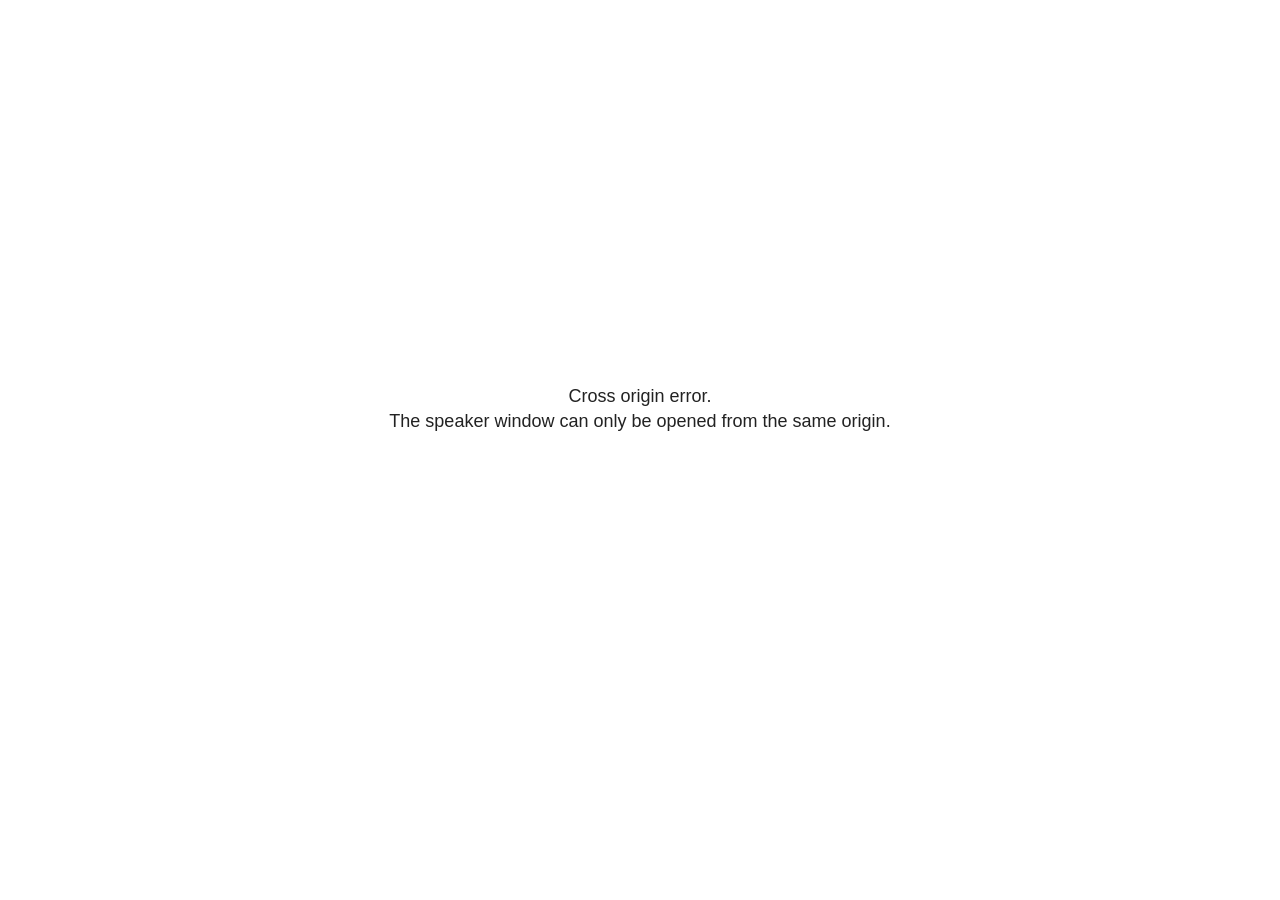
<file: docs/site_libs/revealjs/plugin/notes/speaker-view.html>
<!--
	NOTE: You need to build the notes plugin after making changes to this file.
-->
<html lang="en">
	<head>
		<meta charset="utf-8">

		<title>reveal.js - Speaker View</title>

		<style>
			body {
				font-family: Helvetica;
				font-size: 18px;
			}

			#current-slide,
			#upcoming-slide,
			#speaker-controls {
				padding: 6px;
				box-sizing: border-box;
				-moz-box-sizing: border-box;
			}

			#current-slide iframe,
			#upcoming-slide iframe {
				width: 100%;
				height: 100%;
				border: 1px solid #ddd;
			}

			#current-slide .label,
			#upcoming-slide .label {
				position: absolute;
				top: 10px;
				left: 10px;
				z-index: 2;
			}

			#connection-status {
				position: absolute;
				top: 0;
				left: 0;
				width: 100%;
				height: 100%;
				z-index: 20;
				padding: 30% 20% 20% 20%;
				font-size: 18px;
				color: #222;
				background: #fff;
				text-align: center;
				box-sizing: border-box;
				line-height: 1.4;
			}

			.overlay-element {
				height: 34px;
				line-height: 34px;
				padding: 0 10px;
				text-shadow: none;
				background: rgba( 220, 220, 220, 0.8 );
				color: #222;
				font-size: 14px;
			}

			.overlay-element.interactive:hover {
				background: rgba( 220, 220, 220, 1 );
			}

			#current-slide {
				position: absolute;
				width: 60%;
				height: 100%;
				top: 0;
				left: 0;
				padding-right: 0;
			}

			#upcoming-slide {
				position: absolute;
				width: 40%;
				height: 40%;
				right: 0;
				top: 0;
			}

			/* Speaker controls */
			#speaker-controls {
				position: absolute;
				top: 40%;
				right: 0;
				width: 40%;
				height: 60%;
				overflow: auto;
				font-size: 18px;
			}

				.speaker-controls-time.hidden,
				.speaker-controls-notes.hidden {
					display: none;
				}

				.speaker-controls-time .label,
				.speaker-controls-pace .label,
				.speaker-controls-notes .label {
					text-transform: uppercase;
					font-weight: normal;
					font-size: 0.66em;
					color: #666;
					margin: 0;
				}

				.speaker-controls-time, .speaker-controls-pace {
					border-bottom: 1px solid rgba( 200, 200, 200, 0.5 );
					margin-bottom: 10px;
					padding: 10px 16px;
					padding-bottom: 20px;
					cursor: pointer;
				}

				.speaker-controls-time .reset-button {
					opacity: 0;
					float: right;
					color: #666;
					text-decoration: none;
				}
				.speaker-controls-time:hover .reset-button {
					opacity: 1;
				}

				.speaker-controls-time .timer,
				.speaker-controls-time .clock {
					width: 50%;
				}

				.speaker-controls-time .timer,
				.speaker-controls-time .clock,
				.speaker-controls-time .pacing .hours-value,
				.speaker-controls-time .pacing .minutes-value,
				.speaker-controls-time .pacing .seconds-value {
					font-size: 1.9em;
				}

				.speaker-controls-time .timer {
					float: left;
				}

				.speaker-controls-time .clock {
					float: right;
					text-align: right;
				}

				.speaker-controls-time span.mute {
					opacity: 0.3;
				}

				.speaker-controls-time .pacing-title {
					margin-top: 5px;
				}

				.speaker-controls-time .pacing.ahead {
					color: blue;
				}

				.speaker-controls-time .pacing.on-track {
					color: green;
				}

				.speaker-controls-time .pacing.behind {
					color: red;
				}

				.speaker-controls-notes {
					padding: 10px 16px;
				}

				.speaker-controls-notes .value {
					margin-top: 5px;
					line-height: 1.4;
					font-size: 1.2em;
				}

			/* Layout selector */
			#speaker-layout {
				position: absolute;
				top: 10px;
				right: 10px;
				color: #222;
				z-index: 10;
			}
				#speaker-layout select {
					position: absolute;
					width: 100%;
					height: 100%;
					top: 0;
					left: 0;
					border: 0;
					box-shadow: 0;
					cursor: pointer;
					opacity: 0;

					font-size: 1em;
					background-color: transparent;

					-moz-appearance: none;
					-webkit-appearance: none;
					-webkit-tap-highlight-color: rgba(0, 0, 0, 0);
				}

				#speaker-layout select:focus {
					outline: none;
					box-shadow: none;
				}

			.clear {
				clear: both;
			}

			/* Speaker layout: Wide */
			body[data-speaker-layout="wide"] #current-slide,
			body[data-speaker-layout="wide"] #upcoming-slide {
				width: 50%;
				height: 45%;
				padding: 6px;
			}

			body[data-speaker-layout="wide"] #current-slide {
				top: 0;
				left: 0;
			}

			body[data-speaker-layout="wide"] #upcoming-slide {
				top: 0;
				left: 50%;
			}

			body[data-speaker-layout="wide"] #speaker-controls {
				top: 45%;
				left: 0;
				width: 100%;
				height: 50%;
				font-size: 1.25em;
			}

			/* Speaker layout: Tall */
			body[data-speaker-layout="tall"] #current-slide,
			body[data-speaker-layout="tall"] #upcoming-slide {
				width: 45%;
				height: 50%;
				padding: 6px;
			}

			body[data-speaker-layout="tall"] #current-slide {
				top: 0;
				left: 0;
			}

			body[data-speaker-layout="tall"] #upcoming-slide {
				top: 50%;
				left: 0;
			}

			body[data-speaker-layout="tall"] #speaker-controls {
				padding-top: 40px;
				top: 0;
				left: 45%;
				width: 55%;
				height: 100%;
				font-size: 1.25em;
			}

			/* Speaker layout: Notes only */
			body[data-speaker-layout="notes-only"] #current-slide,
			body[data-speaker-layout="notes-only"] #upcoming-slide {
				display: none;
			}

			body[data-speaker-layout="notes-only"] #speaker-controls {
				padding-top: 40px;
				top: 0;
				left: 0;
				width: 100%;
				height: 100%;
				font-size: 1.25em;
			}

			@media screen and (max-width: 1080px) {
				body[data-speaker-layout="default"] #speaker-controls {
					font-size: 16px;
				}
			}

			@media screen and (max-width: 900px) {
				body[data-speaker-layout="default"] #speaker-controls {
					font-size: 14px;
				}
			}

			@media screen and (max-width: 800px) {
				body[data-speaker-layout="default"] #speaker-controls {
					font-size: 12px;
				}
			}

		</style>
	</head>

	<body>

		<div id="connection-status">Loading speaker view...</div>

		<div id="current-slide"></div>
		<div id="upcoming-slide"><span class="overlay-element label">Upcoming</span></div>
		<div id="speaker-controls">
			<div class="speaker-controls-time">
				<h4 class="label">Time <span class="reset-button">Click to Reset</span></h4>
				<div class="clock">
					<span class="clock-value">0:00 AM</span>
				</div>
				<div class="timer">
					<span class="hours-value">00</span><span class="minutes-value">:00</span><span class="seconds-value">:00</span>
				</div>
				<div class="clear"></div>

				<h4 class="label pacing-title" style="display: none">Pacing – Time to finish current slide</h4>
				<div class="pacing" style="display: none">
					<span class="hours-value">00</span><span class="minutes-value">:00</span><span class="seconds-value">:00</span>
				</div>
			</div>

			<div class="speaker-controls-notes hidden">
				<h4 class="label">Notes</h4>
				<div class="value"></div>
			</div>
		</div>
		<div id="speaker-layout" class="overlay-element interactive">
			<span class="speaker-layout-label"></span>
			<select class="speaker-layout-dropdown"></select>
		</div>

		<script>

			(function() {

				var notes,
					notesValue,
					currentState,
					currentSlide,
					upcomingSlide,
					layoutLabel,
					layoutDropdown,
					pendingCalls = {},
					lastRevealApiCallId = 0,
					connected = false

				var connectionStatus = document.querySelector( '#connection-status' );

				var SPEAKER_LAYOUTS = {
					'default': 'Default',
					'wide': 'Wide',
					'tall': 'Tall',
					'notes-only': 'Notes only'
				};

				setupLayout();

				let openerOrigin;

				try {
					openerOrigin = window.opener.location.origin;
				}
				catch ( error ) { console.warn( error ) }

				// In order to prevent XSS, the speaker view will only run if its
				// opener has the same origin as itself
				if( window.location.origin !== openerOrigin ) {
					connectionStatus.innerHTML = 'Cross origin error.<br>The speaker window can only be opened from the same origin.';
					return;
				}

				var connectionTimeout = setTimeout( function() {
					connectionStatus.innerHTML = 'Error connecting to main window.<br>Please try closing and reopening the speaker view.';
				}, 5000 );

				window.addEventListener( 'message', function( event ) {

					// Validate the origin of all messages to avoid parsing messages
					// that aren't meant for us. Ignore when running off file:// so
					// that the speaker view continues to work without a web server.
					if( window.location.origin !== event.origin && window.location.origin !== 'file://' ) {
						return
					}

					clearTimeout( connectionTimeout );
					connectionStatus.style.display = 'none';

					var data = JSON.parse( event.data );

					// The overview mode is only useful to the reveal.js instance
					// where navigation occurs so we don't sync it
					if( data.state ) delete data.state.overview;

					// Messages sent by the notes plugin inside of the main window
					if( data && data.namespace === 'reveal-notes' ) {
						if( data.type === 'connect' ) {
							handleConnectMessage( data );
						}
						else if( data.type === 'state' ) {
							handleStateMessage( data );
						}
						else if( data.type === 'return' ) {
							pendingCalls[data.callId](data.result);
							delete pendingCalls[data.callId];
						}
					}
					// Messages sent by the reveal.js inside of the current slide preview
					else if( data && data.namespace === 'reveal' ) {
						if( /ready/.test( data.eventName ) ) {
							// Send a message back to notify that the handshake is complete
							window.opener.postMessage( JSON.stringify({ namespace: 'reveal-notes', type: 'connected'} ), '*' );
						}
						else if( /slidechanged|fragmentshown|fragmenthidden|paused|resumed/.test( data.eventName ) && currentState !== JSON.stringify( data.state ) ) {

							dispatchStateToMainWindow( data.state );

						}
					}

				} );

				/**
				 * Updates the presentation in the main window to match the state
				 * of the presentation in the notes window.
				 */
				const dispatchStateToMainWindow = debounce(( state ) => {
					window.opener.postMessage( JSON.stringify({ method: 'setState', args: [ state ]} ), '*' );
				}, 500);

				/**
				 * Asynchronously calls the Reveal.js API of the main frame.
				 */
				function callRevealApi( methodName, methodArguments, callback ) {

					var callId = ++lastRevealApiCallId;
					pendingCalls[callId] = callback;
					window.opener.postMessage( JSON.stringify( {
						namespace: 'reveal-notes',
						type: 'call',
						callId: callId,
						methodName: methodName,
						arguments: methodArguments
					} ), '*' );

				}

				/**
				 * Called when the main window is trying to establish a
				 * connection.
				 */
				function handleConnectMessage( data ) {

					if( connected === false ) {
						connected = true;

						setupIframes( data );
						setupKeyboard();
						setupNotes();
						setupTimer();
						setupHeartbeat();
					}

				}

				/**
				 * Called when the main window sends an updated state.
				 */
				function handleStateMessage( data ) {

					// Store the most recently set state to avoid circular loops
					// applying the same state
					currentState = JSON.stringify( data.state );

					// No need for updating the notes in case of fragment changes
					if ( data.notes ) {
						notes.classList.remove( 'hidden' );
						notesValue.style.whiteSpace = data.whitespace;
						if( data.markdown ) {
							notesValue.innerHTML = marked( data.notes );
						}
						else {
							notesValue.innerHTML = data.notes;
						}
					}
					else {
						notes.classList.add( 'hidden' );
					}

					// Update the note slides
					currentSlide.contentWindow.postMessage( JSON.stringify({ method: 'setState', args: [ data.state ] }), '*' );
					upcomingSlide.contentWindow.postMessage( JSON.stringify({ method: 'setState', args: [ data.state ] }), '*' );
					upcomingSlide.contentWindow.postMessage( JSON.stringify({ method: 'next' }), '*' );

				}

				// Limit to max one state update per X ms
				handleStateMessage = debounce( handleStateMessage, 200 );

				/**
				 * Forward keyboard events to the current slide window.
				 * This enables keyboard events to work even if focus
				 * isn't set on the current slide iframe.
				 *
				 * Block F5 default handling, it reloads and disconnects
				 * the speaker notes window.
				 */
				function setupKeyboard() {

					document.addEventListener( 'keydown', function( event ) {
						if( event.keyCode === 116 || ( event.metaKey && event.keyCode === 82 ) ) {
							event.preventDefault();
							return false;
						}
						currentSlide.contentWindow.postMessage( JSON.stringify({ method: 'triggerKey', args: [ event.keyCode ] }), '*' );
					} );

				}

				/**
				 * Creates the preview iframes.
				 */
				function setupIframes( data ) {

					var params = [
						'receiver',
						'progress=false',
						'history=false',
						'transition=none',
						'autoSlide=0',
						'backgroundTransition=none'
					].join( '&' );

					var urlSeparator = /\?/.test(data.url) ? '&' : '?';
					var hash = '#/' + data.state.indexh + '/' + data.state.indexv;
					var currentURL = data.url + urlSeparator + params + '&scrollActivationWidth=false&postMessageEvents=true' + hash;
					var upcomingURL = data.url + urlSeparator + params + '&scrollActivationWidth=false&controls=false' + hash;

					currentSlide = document.createElement( 'iframe' );
					currentSlide.setAttribute( 'width', 1280 );
					currentSlide.setAttribute( 'height', 1024 );
					currentSlide.setAttribute( 'src', currentURL );
					document.querySelector( '#current-slide' ).appendChild( currentSlide );

					upcomingSlide = document.createElement( 'iframe' );
					upcomingSlide.setAttribute( 'width', 640 );
					upcomingSlide.setAttribute( 'height', 512 );
					upcomingSlide.setAttribute( 'src', upcomingURL );
					document.querySelector( '#upcoming-slide' ).appendChild( upcomingSlide );

				}

				/**
				 * Setup the notes UI.
				 */
				function setupNotes() {

					notes = document.querySelector( '.speaker-controls-notes' );
					notesValue = document.querySelector( '.speaker-controls-notes .value' );

				}

				/**
				 * We send out a heartbeat at all times to ensure we can
				 * reconnect with the main presentation window after reloads.
				 */
				function setupHeartbeat() {

					setInterval( () => {
						window.opener.postMessage( JSON.stringify({ namespace: 'reveal-notes', type: 'heartbeat'} ), '*' );
					}, 1000 );

				}

				function getTimings( callback ) {

					callRevealApi( 'getSlidesAttributes', [], function ( slideAttributes ) {
						callRevealApi( 'getConfig', [], function ( config ) {
							var totalTime = config.totalTime;
							var minTimePerSlide = config.minimumTimePerSlide || 0;
							var defaultTiming = config.defaultTiming;
							if ((defaultTiming == null) && (totalTime == null)) {
								callback(null);
								return;
							}
							// Setting totalTime overrides defaultTiming
							if (totalTime) {
								defaultTiming = 0;
							}
							var timings = [];
							for ( var i in slideAttributes ) {
								var slide = slideAttributes[ i ];
								var timing = defaultTiming;
								if( slide.hasOwnProperty( 'data-timing' )) {
									var t = slide[ 'data-timing' ];
									timing = parseInt(t);
									if( isNaN(timing) ) {
										console.warn("Could not parse timing '" + t + "' of slide " + i + "; using default of " + defaultTiming);
										timing = defaultTiming;
									}
								}
								timings.push(timing);
							}
							if ( totalTime ) {
								// After we've allocated time to individual slides, we summarize it and
								// subtract it from the total time
								var remainingTime = totalTime - timings.reduce( function(a, b) { return a + b; }, 0 );
								// The remaining time is divided by the number of slides that have 0 seconds
								// allocated at the moment, giving the average time-per-slide on the remaining slides
								var remainingSlides = (timings.filter( function(x) { return x == 0 }) ).length
								var timePerSlide = Math.round( remainingTime / remainingSlides, 0 )
								// And now we replace every zero-value timing with that average
								timings = timings.map( function(x) { return (x==0 ? timePerSlide : x) } );
							}
							var slidesUnderMinimum = timings.filter( function(x) { return (x < minTimePerSlide) } ).length
							if ( slidesUnderMinimum ) {
								message = "The pacing time for " + slidesUnderMinimum + " slide(s) is under the configured minimum of " + minTimePerSlide + " seconds. Check the data-timing attribute on individual slides, or consider increasing the totalTime or minimumTimePerSlide configuration options (or removing some slides).";
								alert(message);
							}
							callback( timings );
						} );
					} );

				}

				/**
				 * Return the number of seconds allocated for presenting
				 * all slides up to and including this one.
				 */
				function getTimeAllocated( timings, callback ) {

					callRevealApi( 'getSlidePastCount', [], function ( currentSlide ) {
						var allocated = 0;
						for (var i in timings.slice(0, currentSlide + 1)) {
							allocated += timings[i];
						}
						callback( allocated );
					} );

				}

				/**
				 * Create the timer and clock and start updating them
				 * at an interval.
				 */
				function setupTimer() {

					var start = new Date(),
					timeEl = document.querySelector( '.speaker-controls-time' ),
					clockEl = timeEl.querySelector( '.clock-value' ),
					hoursEl = timeEl.querySelector( '.hours-value' ),
					minutesEl = timeEl.querySelector( '.minutes-value' ),
					secondsEl = timeEl.querySelector( '.seconds-value' ),
					pacingTitleEl = timeEl.querySelector( '.pacing-title' ),
					pacingEl = timeEl.querySelector( '.pacing' ),
					pacingHoursEl = pacingEl.querySelector( '.hours-value' ),
					pacingMinutesEl = pacingEl.querySelector( '.minutes-value' ),
					pacingSecondsEl = pacingEl.querySelector( '.seconds-value' );

					var timings = null;
					getTimings( function ( _timings ) {

						timings = _timings;
						if (_timings !== null) {
							pacingTitleEl.style.removeProperty('display');
							pacingEl.style.removeProperty('display');
						}

						// Update once directly
						_updateTimer();

						// Then update every second
						setInterval( _updateTimer, 1000 );

					} );


					function _resetTimer() {

						if (timings == null) {
							start = new Date();
							_updateTimer();
						}
						else {
							// Reset timer to beginning of current slide
							getTimeAllocated( timings, function ( slideEndTimingSeconds ) {
								var slideEndTiming = slideEndTimingSeconds * 1000;
								callRevealApi( 'getSlidePastCount', [], function ( currentSlide ) {
									var currentSlideTiming = timings[currentSlide] * 1000;
									var previousSlidesTiming = slideEndTiming - currentSlideTiming;
									var now = new Date();
									start = new Date(now.getTime() - previousSlidesTiming);
									_updateTimer();
								} );
							} );
						}

					}

					timeEl.addEventListener( 'click', function() {
						_resetTimer();
						return false;
					} );

					function _displayTime( hrEl, minEl, secEl, time) {

						var sign = Math.sign(time) == -1 ? "-" : "";
						time = Math.abs(Math.round(time / 1000));
						var seconds = time % 60;
						var minutes = Math.floor( time / 60 ) % 60 ;
						var hours = Math.floor( time / ( 60 * 60 )) ;
						hrEl.innerHTML = sign + zeroPadInteger( hours );
						if (hours == 0) {
							hrEl.classList.add( 'mute' );
						}
						else {
							hrEl.classList.remove( 'mute' );
						}
						minEl.innerHTML = ':' + zeroPadInteger( minutes );
						if (hours == 0 && minutes == 0) {
							minEl.classList.add( 'mute' );
						}
						else {
							minEl.classList.remove( 'mute' );
						}
						secEl.innerHTML = ':' + zeroPadInteger( seconds );
					}

					function _updateTimer() {

						var diff, hours, minutes, seconds,
						now = new Date();

						diff = now.getTime() - start.getTime();

						clockEl.innerHTML = now.toLocaleTimeString( 'en-US', { hour12: true, hour: '2-digit', minute:'2-digit' } );
						_displayTime( hoursEl, minutesEl, secondsEl, diff );
						if (timings !== null) {
							_updatePacing(diff);
						}

					}

					function _updatePacing(diff) {

						getTimeAllocated( timings, function ( slideEndTimingSeconds ) {
							var slideEndTiming = slideEndTimingSeconds * 1000;

							callRevealApi( 'getSlidePastCount', [], function ( currentSlide ) {
								var currentSlideTiming = timings[currentSlide] * 1000;
								var timeLeftCurrentSlide = slideEndTiming - diff;
								if (timeLeftCurrentSlide < 0) {
									pacingEl.className = 'pacing behind';
								}
								else if (timeLeftCurrentSlide < currentSlideTiming) {
									pacingEl.className = 'pacing on-track';
								}
								else {
									pacingEl.className = 'pacing ahead';
								}
								_displayTime( pacingHoursEl, pacingMinutesEl, pacingSecondsEl, timeLeftCurrentSlide );
							} );
						} );
					}

				}

				/**
				 * Sets up the speaker view layout and layout selector.
				 */
				function setupLayout() {

					layoutDropdown = document.querySelector( '.speaker-layout-dropdown' );
					layoutLabel = document.querySelector( '.speaker-layout-label' );

					// Render the list of available layouts
					for( var id in SPEAKER_LAYOUTS ) {
						var option = document.createElement( 'option' );
						option.setAttribute( 'value', id );
						option.textContent = SPEAKER_LAYOUTS[ id ];
						layoutDropdown.appendChild( option );
					}

					// Monitor the dropdown for changes
					layoutDropdown.addEventListener( 'change', function( event ) {

						setLayout( layoutDropdown.value );

					}, false );

					// Restore any currently persisted layout
					setLayout( getLayout() );

				}

				/**
				 * Sets a new speaker view layout. The layout is persisted
				 * in local storage.
				 */
				function setLayout( value ) {

					var title = SPEAKER_LAYOUTS[ value ];

					layoutLabel.innerHTML = 'Layout' + ( title ? ( ': ' + title ) : '' );
					layoutDropdown.value = value;

					document.body.setAttribute( 'data-speaker-layout', value );

					// Persist locally
					if( supportsLocalStorage() ) {
						window.localStorage.setItem( 'reveal-speaker-layout', value );
					}

				}

				/**
				 * Returns the ID of the most recently set speaker layout
				 * or our default layout if none has been set.
				 */
				function getLayout() {

					if( supportsLocalStorage() ) {
						var layout = window.localStorage.getItem( 'reveal-speaker-layout' );
						if( layout ) {
							return layout;
						}
					}

					// Default to the first record in the layouts hash
					for( var id in SPEAKER_LAYOUTS ) {
						return id;
					}

				}

				function supportsLocalStorage() {

					try {
						localStorage.setItem('test', 'test');
						localStorage.removeItem('test');
						return true;
					}
					catch( e ) {
						return false;
					}

				}

				function zeroPadInteger( num ) {

					var str = '00' + parseInt( num );
					return str.substring( str.length - 2 );

				}

				/**
				 * Limits the frequency at which a function can be called.
				 */
				function debounce( fn, ms ) {

					var lastTime = 0,
						timeout;

					return function() {

						var args = arguments;
						var context = this;

						clearTimeout( timeout );

						var timeSinceLastCall = Date.now() - lastTime;
						if( timeSinceLastCall > ms ) {
							fn.apply( context, args );
							lastTime = Date.now();
						}
						else {
							timeout = setTimeout( function() {
								fn.apply( context, args );
								lastTime = Date.now();
							}, ms - timeSinceLastCall );
						}

					}

				}

			})();

		</script>
	</body>
</html>
</file>
<file: docs/site_libs/quarto-html/tippy.css>
.tippy-box[data-animation=fade][data-state=hidden]{opacity:0}[data-tippy-root]{max-width:calc(100vw - 10px)}.tippy-box{position:relative;background-color:#333;color:#fff;border-radius:4px;font-size:14px;line-height:1.4;white-space:normal;outline:0;transition-property:transform,visibility,opacity}.tippy-box[data-placement^=top]>.tippy-arrow{bottom:0}.tippy-box[data-placement^=top]>.tippy-arrow:before{bottom:-7px;left:0;border-width:8px 8px 0;border-top-color:initial;transform-origin:center top}.tippy-box[data-placement^=bottom]>.tippy-arrow{top:0}.tippy-box[data-placement^=bottom]>.tippy-arrow:before{top:-7px;left:0;border-width:0 8px 8px;border-bottom-color:initial;transform-origin:center bottom}.tippy-box[data-placement^=left]>.tippy-arrow{right:0}.tippy-box[data-placement^=left]>.tippy-arrow:before{border-width:8px 0 8px 8px;border-left-color:initial;right:-7px;transform-origin:center left}.tippy-box[data-placement^=right]>.tippy-arrow{left:0}.tippy-box[data-placement^=right]>.tippy-arrow:before{left:-7px;border-width:8px 8px 8px 0;border-right-color:initial;transform-origin:center right}.tippy-box[data-inertia][data-state=visible]{transition-timing-function:cubic-bezier(.54,1.5,.38,1.11)}.tippy-arrow{width:16px;height:16px;color:#333}.tippy-arrow:before{content:"";position:absolute;border-color:transparent;border-style:solid}.tippy-content{position:relative;padding:5px 9px;z-index:1}
</file>
<file: docs/site_libs/quarto-html/quarto-syntax-highlighting-b754b9fd3853d7e56faef54c29c5d52b.css>
/* quarto syntax highlight colors */
:root {
  --quarto-hl-ot-color: #d91e18;
  --quarto-hl-at-color: #a55a00;
  --quarto-hl-ss-color: #008000;
  --quarto-hl-an-color: #696969;
  --quarto-hl-fu-color: #06287e;
  --quarto-hl-st-color: #008000;
  --quarto-hl-cf-color: #d91e18;
  --quarto-hl-op-color: #00769e;
  --quarto-hl-er-color: #7928a1;
  --quarto-hl-bn-color: #7928a1;
  --quarto-hl-al-color: #7928a1;
  --quarto-hl-va-color: #a55a00;
  --quarto-hl-bu-color: inherit;
  --quarto-hl-ex-color: inherit;
  --quarto-hl-pp-color: #7928a1;
  --quarto-hl-in-color: #696969;
  --quarto-hl-vs-color: #008000;
  --quarto-hl-wa-color: #696969;
  --quarto-hl-do-color: #696969;
  --quarto-hl-im-color: inherit;
  --quarto-hl-ch-color: #008000;
  --quarto-hl-dt-color: #7928a1;
  --quarto-hl-fl-color: #a55a00;
  --quarto-hl-co-color: #696969;
  --quarto-hl-cv-color: #696969;
  --quarto-hl-cn-color: #d91e18;
  --quarto-hl-sc-color: #00769e;
  --quarto-hl-dv-color: #7928a1;
  --quarto-hl-kw-color: #d91e18;
}

/* other quarto variables */
:root {
  --quarto-font-monospace: SFMono-Regular, Menlo, Monaco, Consolas, "Liberation Mono", "Courier New", monospace;
}

/* syntax highlight based on Pandoc's rules */
pre > code.sourceCode > span {
  color: #545454;
}

code.sourceCode > span {
  color: #545454;
}

div.sourceCode,
div.sourceCode pre.sourceCode {
  color: #545454;
}

/* Normal */
code span {
  color: #545454;
}

/* Alert */
code span.al {
  color: #7928a1;
  font-style: inherit;
}

/* Annotation */
code span.an {
  color: #696969;
  font-style: inherit;
}

/* Attribute */
code span.at {
  color: #a55a00;
  font-style: inherit;
}

/* BaseN */
code span.bn {
  color: #7928a1;
  font-style: inherit;
}

/* BuiltIn */
code span.bu {
  font-style: inherit;
}

/* ControlFlow */
code span.cf {
  color: #d91e18;
  font-style: inherit;
}

/* Char */
code span.ch {
  color: #008000;
  font-style: inherit;
}

/* Constant */
code span.cn {
  color: #d91e18;
  font-style: inherit;
}

/* Comment */
code span.co {
  color: #696969;
  font-style: inherit;
}

/* CommentVar */
code span.cv {
  color: #696969;
  font-style: italic;
}

/* Documentation */
code span.do {
  color: #696969;
  font-style: italic;
}

/* DataType */
code span.dt {
  color: #7928a1;
  font-style: inherit;
}

/* DecVal */
code span.dv {
  color: #7928a1;
  font-style: inherit;
}

/* Error */
code span.er {
  color: #7928a1;
  font-style: inherit;
}

/* Extension */
code span.ex {
  font-style: inherit;
}

/* Float */
code span.fl {
  color: #a55a00;
  font-style: inherit;
}

/* Function */
code span.fu {
  color: #06287e;
  font-style: inherit;
}

/* Import */
code span.im {
  font-style: inherit;
}

/* Information */
code span.in {
  color: #696969;
  font-style: inherit;
}

/* Keyword */
code span.kw {
  color: #d91e18;
  font-style: inherit;
}

/* Operator */
code span.op {
  color: #00769e;
  font-style: inherit;
}

/* Other */
code span.ot {
  color: #d91e18;
  font-style: inherit;
}

/* Preprocessor */
code span.pp {
  color: #7928a1;
  font-style: inherit;
}

/* SpecialChar */
code span.sc {
  color: #00769e;
  font-style: inherit;
}

/* SpecialString */
code span.ss {
  color: #008000;
  font-style: inherit;
}

/* String */
code span.st {
  color: #008000;
  font-style: inherit;
}

/* Variable */
code span.va {
  color: #a55a00;
  font-style: inherit;
}

/* VerbatimString */
code span.vs {
  color: #008000;
  font-style: inherit;
}

/* Warning */
code span.wa {
  color: #696969;
  font-style: italic;
}

.prevent-inlining {
  content: "</";
}

/*# sourceMappingURL=f03ab405d406a4f73e37d104cafdb335.css.map */
</file>
